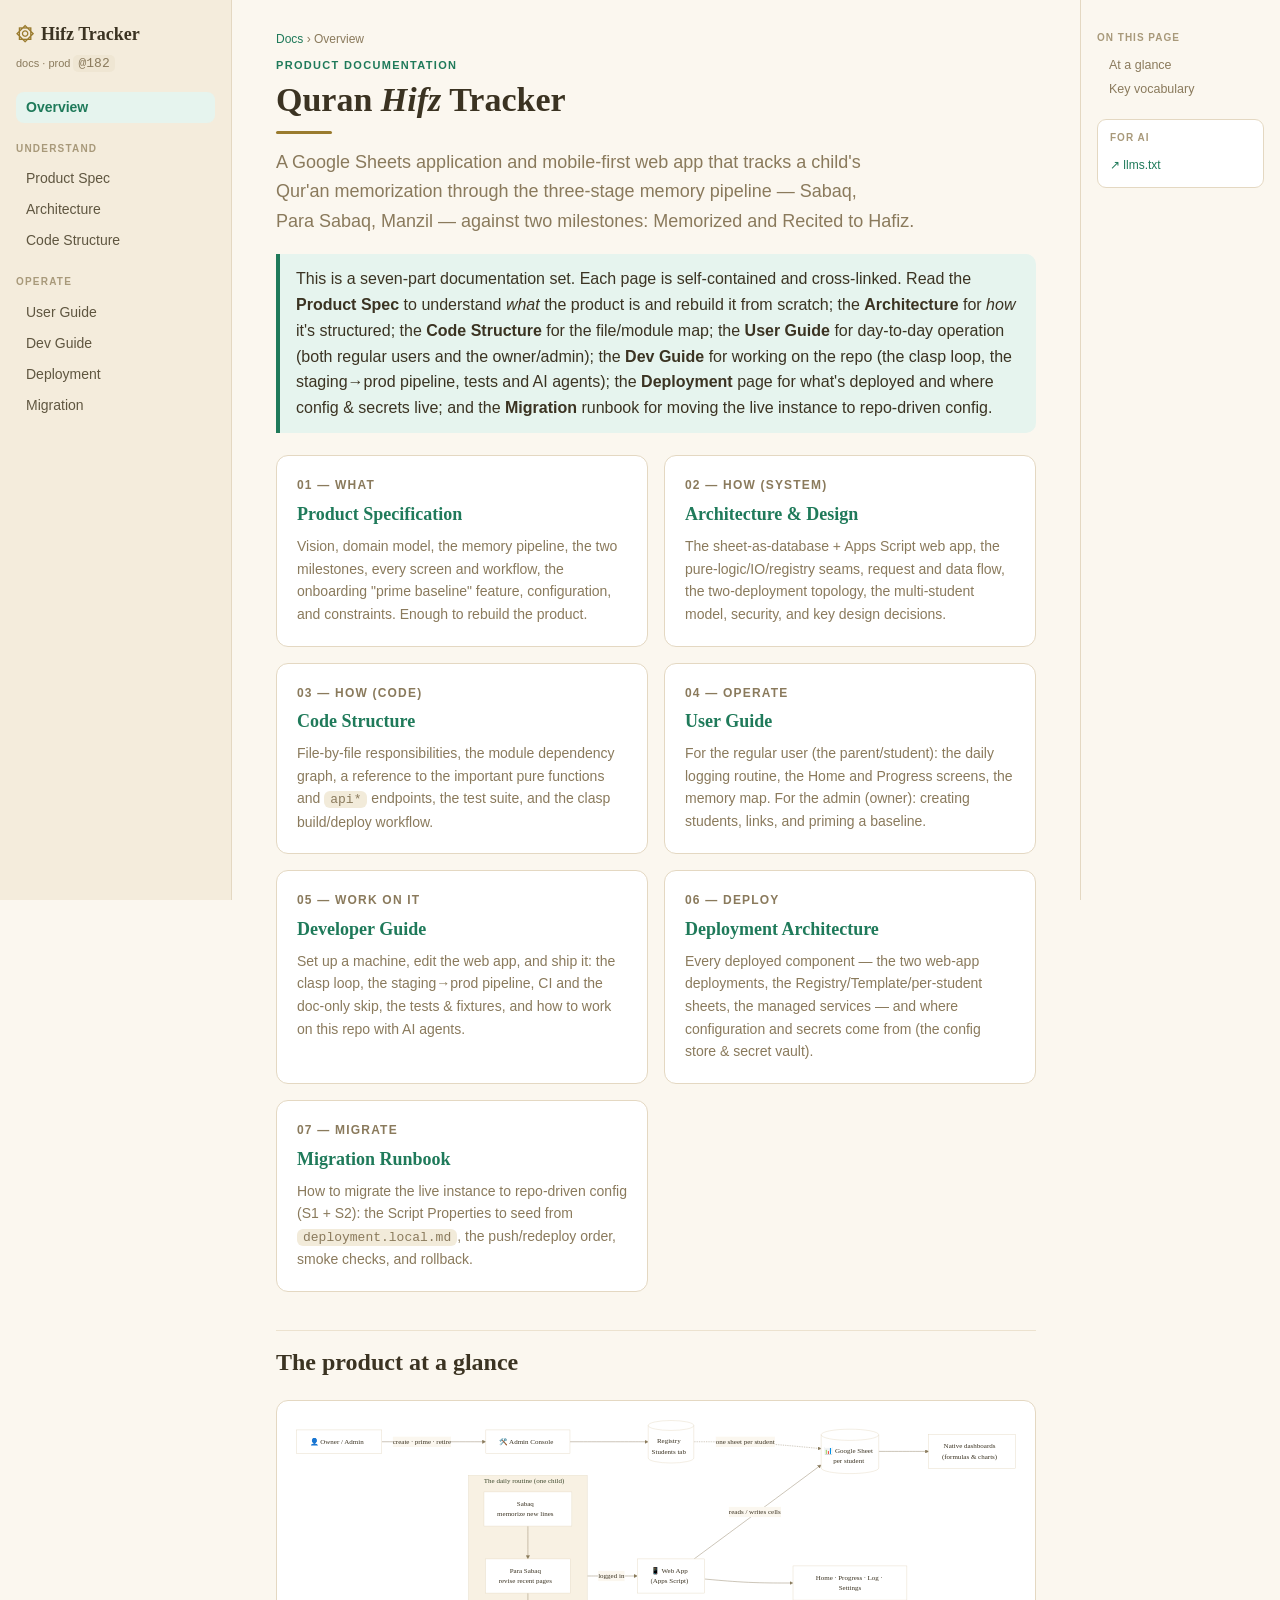
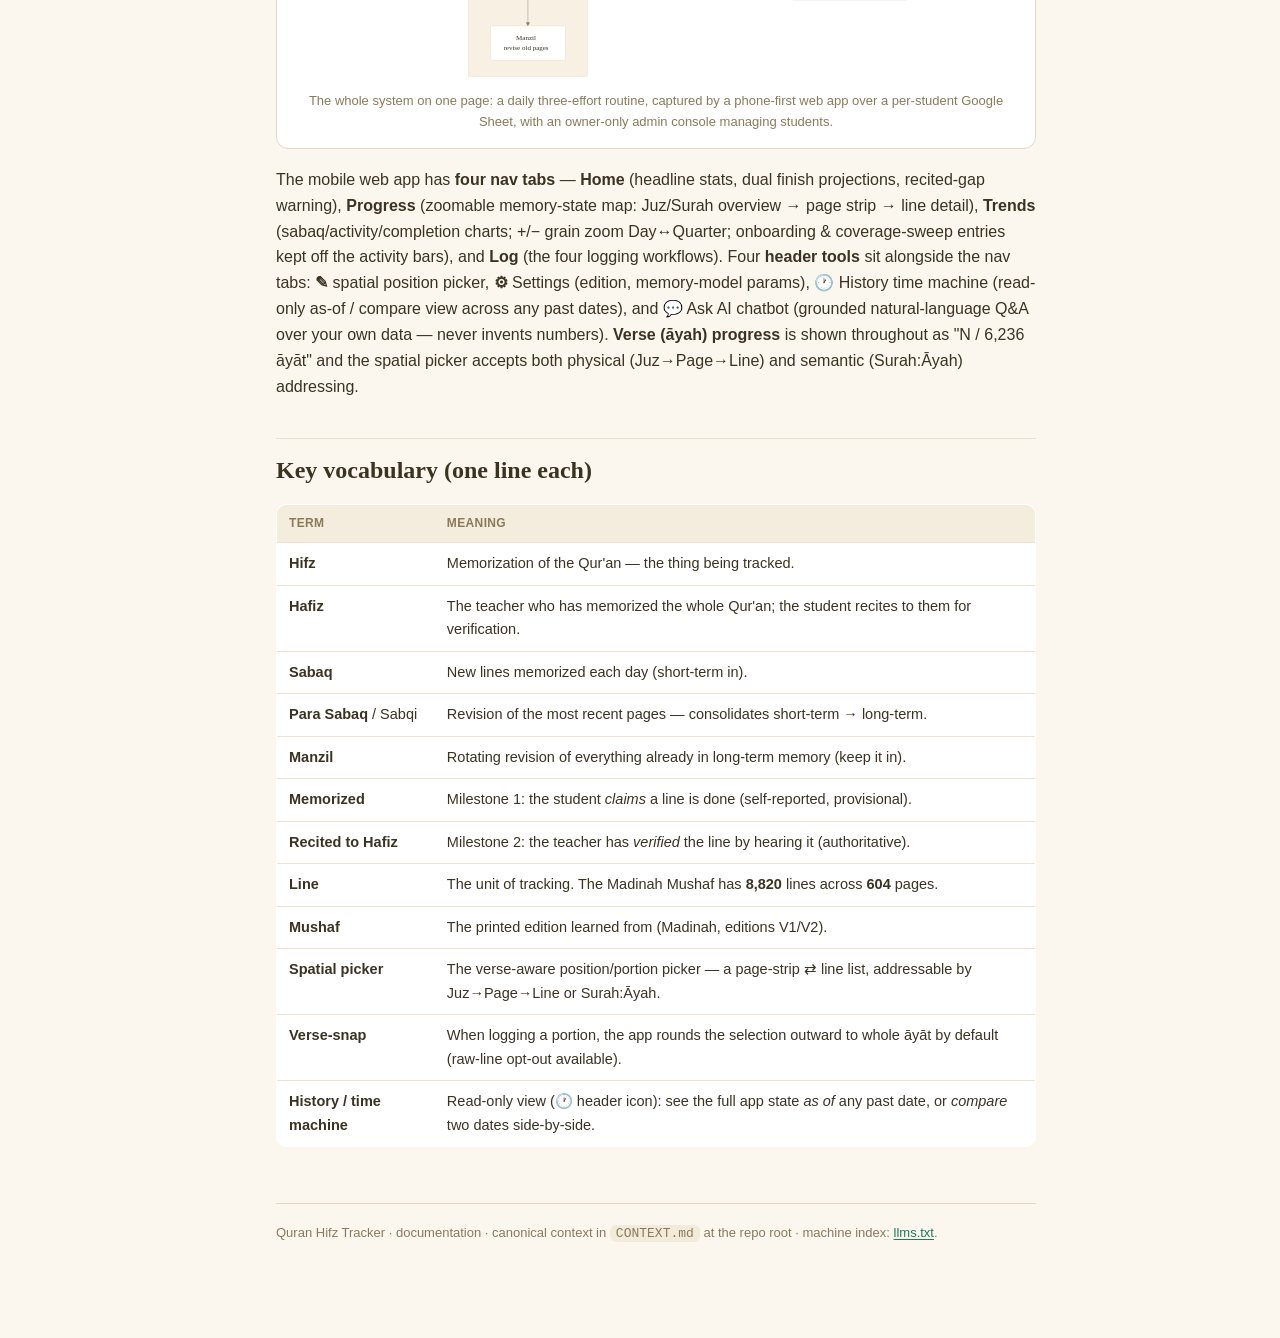
<file: docs/index.html>
<!DOCTYPE html>
<html lang="en">
<head>
<meta charset="utf-8">
<meta name="viewport" content="width=device-width, initial-scale=1">
<title>Quran Hifz Tracker — Documentation</title>
<meta name="description" content="Overview of the Quran Hifz Tracker: a Google Sheets app + mobile web app that tracks a child's Qur'an memorization through the Sabaq/Para Sabaq/Manzil pipeline.">
<link rel="stylesheet" href="styles.css">
</head>
<body>
<a class="skip" href="#main">Skip to content</a>
<input type="checkbox" id="navtoggle" class="navtoggle">
<label class="hamburger" for="navtoggle">☰ &nbsp;Hifz Tracker docs</label>
<div class="shell">

  <nav class="sidenav" aria-label="Documentation sections">
    <a class="brand" href="index.html"><span class="mark">۞</span> Hifz Tracker</a>
    <div class="ver">docs · prod <code>@182</code></div>
    <a class="nav active" href="index.html">Overview</a>
    <div class="band">Understand</div>
    <a class="nav" href="product-spec.html">Product Spec</a>
    <a class="nav" href="architecture.html">Architecture</a>
    <a class="nav" href="code-structure.html">Code Structure</a>
    <div class="band">Operate</div>
    <a class="nav" href="user-guide.html">User Guide</a>
    <a class="nav" href="dev-guide.html">Dev Guide</a>
    <a class="nav" href="deployment.html">Deployment</a>
    <a class="nav" href="migration.html">Migration</a>
  </nav>

  <main class="content" id="main"><div class="inner">
    <div class="crumb"><a href="index.html">Docs</a> › Overview</div>
    <header class="pagehead">
      <div class="kick">Product Documentation</div>
      <h1>Quran <em>Hifz</em> Tracker</h1>
      <div class="flourish"></div>
      <p class="lead">A Google&nbsp;Sheets application and mobile-first web app that tracks a child's
      Qur'an memorization through the three-stage memory pipeline — Sabaq, Para&nbsp;Sabaq, Manzil —
      against two milestones: Memorized and Recited&nbsp;to&nbsp;Hafiz.</p>
    </header>

    <div class="callout">
      This is a seven-part documentation set. Each page is self-contained and cross-linked. Read the
      <b>Product Spec</b> to understand <em>what</em> the product is and rebuild it from scratch; the
      <b>Architecture</b> for <em>how</em> it's structured; the <b>Code Structure</b> for the file/module
      map; the <b>User Guide</b> for day-to-day operation (both regular users and the owner/admin); the
      <b>Dev Guide</b> for working on the repo (the clasp loop, the staging→prod pipeline, tests and
      AI agents); the <b>Deployment</b> page for what's deployed and where config &amp; secrets live; and
      the <b>Migration</b> runbook for moving the live instance to repo-driven config.
    </div>

    <div class="doccards">
      <a class="doccard" href="product-spec.html">
        <div class="num">01 — WHAT</div>
        <h3>Product Specification</h3>
        <p>Vision, domain model, the memory pipeline, the two milestones, every screen and workflow, the
        onboarding "prime baseline" feature, configuration, and constraints. Enough to rebuild the product.</p>
      </a>
      <a class="doccard" href="architecture.html">
        <div class="num">02 — HOW (SYSTEM)</div>
        <h3>Architecture &amp; Design</h3>
        <p>The sheet-as-database + Apps Script web app, the pure-logic/IO/registry seams, request and data
        flow, the two-deployment topology, the multi-student model, security, and key design decisions.</p>
      </a>
      <a class="doccard" href="code-structure.html">
        <div class="num">03 — HOW (CODE)</div>
        <h3>Code Structure</h3>
        <p>File-by-file responsibilities, the module dependency graph, a reference to the important pure
        functions and <code>api*</code> endpoints, the test suite, and the clasp build/deploy workflow.</p>
      </a>
      <a class="doccard" href="user-guide.html">
        <div class="num">04 — OPERATE</div>
        <h3>User Guide</h3>
        <p>For the regular user (the parent/student): the daily logging routine, the Home and Progress
        screens, the memory map. For the admin (owner): creating students, links, and priming a baseline.</p>
      </a>
      <a class="doccard" href="dev-guide.html">
        <div class="num">05 — WORK ON IT</div>
        <h3>Developer Guide</h3>
        <p>Set up a machine, edit the web app, and ship it: the clasp loop, the staging→prod pipeline, CI and
        the doc-only skip, the tests &amp; fixtures, and how to work on this repo with AI agents.</p>
      </a>
      <a class="doccard" href="deployment.html">
        <div class="num">06 — DEPLOY</div>
        <h3>Deployment Architecture</h3>
        <p>Every deployed component — the two web-app deployments, the Registry/Template/per-student sheets,
        the managed services — and where configuration and secrets come from (the config store &amp; secret vault).</p>
      </a>
      <a class="doccard" href="migration.html">
        <div class="num">07 — MIGRATE</div>
        <h3>Migration Runbook</h3>
        <p>How to migrate the live instance to repo-driven config (S1 + S2): the Script Properties to seed
        from <code>deployment.local.md</code>, the push/redeploy order, smoke checks, and rollback.</p>
      </a>
    </div>

    <h2 class="anchor" id="at-a-glance">The product at a glance</h2>
    <div class="figure">
      <!--mmd:index-1--><div class="mmd"><svg id="mmd-index-1" width="100%" xmlns="http://www.w3.org/2000/svg" xmlns:xlink="http://www.w3.org/1999/xlink" class="flowchart" style="max-width: 1657.53px; background-color: transparent;;max-width:100%;height:auto" viewBox="0 -0.000003814697265625 1657.53125 600.5235595703125" role="graphics-document document" aria-roledescription="flowchart-v2"><style>#mmd-index-1{font-family:Georgia,"Times New Roman",serif;font-size:16px;fill:#3b3322;}@keyframes edge-animation-frame{from{stroke-dashoffset:0;}}@keyframes dash{to{stroke-dashoffset:0;}}#mmd-index-1 .edge-animation-slow{stroke-dasharray:9,5!important;stroke-dashoffset:900;animation:dash 50s linear infinite;stroke-linecap:round;}#mmd-index-1 .edge-animation-fast{stroke-dasharray:9,5!important;stroke-dashoffset:900;animation:dash 20s linear infinite;stroke-linecap:round;}#mmd-index-1 .error-icon{fill:#f4ecdc;}#mmd-index-1 .error-text{fill:#0b1323;stroke:#0b1323;}#mmd-index-1 .edge-thickness-normal{stroke-width:1px;}#mmd-index-1 .edge-thickness-thick{stroke-width:3.5px;}#mmd-index-1 .edge-pattern-solid{stroke-dasharray:0;}#mmd-index-1 .edge-thickness-invisible{stroke-width:0;fill:none;}#mmd-index-1 .edge-pattern-dashed{stroke-dasharray:3;}#mmd-index-1 .edge-pattern-dotted{stroke-dasharray:2;}#mmd-index-1 .marker{fill:#8a7a5c;stroke:#8a7a5c;}#mmd-index-1 .marker.cross{stroke:#8a7a5c;}#mmd-index-1 svg{font-family:Georgia,"Times New Roman",serif;font-size:16px;}#mmd-index-1 p{margin:0;}#mmd-index-1 .label{font-family:Georgia,"Times New Roman",serif;color:#3b3322;}#mmd-index-1 .cluster-label text{fill:#3f4a2e;}#mmd-index-1 .cluster-label span{color:#3f4a2e;}#mmd-index-1 .cluster-label span p{background-color:transparent;}#mmd-index-1 .label text,#mmd-index-1 span{fill:#3b3322;color:#3b3322;}#mmd-index-1 .node rect,#mmd-index-1 .node circle,#mmd-index-1 .node ellipse,#mmd-index-1 .node polygon,#mmd-index-1 .node path{fill:#ffffff;stroke:#e4d8c2;stroke-width:1px;}#mmd-index-1 .rough-node .label text,#mmd-index-1 .node .label text,#mmd-index-1 .image-shape .label,#mmd-index-1 .icon-shape .label{text-anchor:middle;}#mmd-index-1 .node .katex path{fill:#000;stroke:#000;stroke-width:1px;}#mmd-index-1 .rough-node .label,#mmd-index-1 .node .label,#mmd-index-1 .image-shape .label,#mmd-index-1 .icon-shape .label{text-align:center;}#mmd-index-1 .node.clickable{cursor:pointer;}#mmd-index-1 .root .anchor path{fill:#8a7a5c!important;stroke-width:0;stroke:#8a7a5c;}#mmd-index-1 .arrowheadPath{fill:rgba(255, 255, 255, 0);}#mmd-index-1 .edgePath .path{stroke:#8a7a5c;stroke-width:1px;}#mmd-index-1 .flowchart-link{stroke:#8a7a5c;fill:none;}#mmd-index-1 .edgeLabel{background-color:#fbf7ef;text-align:center;}#mmd-index-1 .edgeLabel p{background-color:#fbf7ef;}#mmd-index-1 .edgeLabel rect{opacity:0.5;background-color:#fbf7ef;fill:#fbf7ef;}#mmd-index-1 .labelBkg{background-color:rgba(251, 247, 239, 0.5);}#mmd-index-1 .cluster rect{fill:#f8f1e3;stroke:#e4d8c2;stroke-width:1px;}#mmd-index-1 .cluster text{fill:#3f4a2e;}#mmd-index-1 .cluster span{color:#3f4a2e;}#mmd-index-1 div.mermaidTooltip{position:absolute;text-align:center;max-width:200px;padding:2px;font-family:Georgia,"Times New Roman",serif;font-size:12px;background:#f4ecdc;border:1px solid hsl(40, 12.1739130435%, 80.9803921569%);border-radius:2px;pointer-events:none;z-index:100;}#mmd-index-1 .flowchartTitleText{text-anchor:middle;font-size:18px;fill:#3b3322;}#mmd-index-1 rect.text{fill:none;stroke-width:0;}#mmd-index-1 .icon-shape,#mmd-index-1 .image-shape{background-color:#fbf7ef;text-align:center;}#mmd-index-1 .icon-shape p,#mmd-index-1 .image-shape p{background-color:#fbf7ef;padding:2px;}#mmd-index-1 .icon-shape .label rect,#mmd-index-1 .image-shape .label rect{opacity:0.5;background-color:#fbf7ef;fill:#fbf7ef;}#mmd-index-1 .label-icon{display:inline-block;height:1em;overflow:visible;vertical-align:-0.125em;}#mmd-index-1 .node .label-icon path{fill:currentColor;stroke:revert;stroke-width:revert;}#mmd-index-1 .node .neo-node{stroke:#e4d8c2;}#mmd-index-1 [data-look="neo"].node rect,#mmd-index-1 [data-look="neo"].cluster rect,#mmd-index-1 [data-look="neo"].node polygon{stroke:url(#mmd-index-1-gradient);filter:drop-shadow( 1px 2px 2px rgba(185,185,185,1));}#mmd-index-1 [data-look="neo"].node path{stroke:url(#mmd-index-1-gradient);stroke-width:1px;}#mmd-index-1 [data-look="neo"].node .outer-path{filter:drop-shadow( 1px 2px 2px rgba(185,185,185,1));}#mmd-index-1 [data-look="neo"].node .neo-line path{stroke:#e4d8c2;filter:none;}#mmd-index-1 [data-look="neo"].node circle{stroke:url(#mmd-index-1-gradient);filter:drop-shadow( 1px 2px 2px rgba(185,185,185,1));}#mmd-index-1 [data-look="neo"].node circle .state-start{fill:#000000;}#mmd-index-1 [data-look="neo"].icon-shape .icon{fill:url(#mmd-index-1-gradient);filter:drop-shadow( 1px 2px 2px rgba(185,185,185,1));}#mmd-index-1 [data-look="neo"].icon-shape .icon-neo path{stroke:url(#mmd-index-1-gradient);filter:drop-shadow( 1px 2px 2px rgba(185,185,185,1));}#mmd-index-1 :root{--mermaid-font-family:"trebuchet ms",verdana,arial,sans-serif;}</style><g><marker id="mmd-index-1_flowchart-v2-pointEnd" class="marker flowchart-v2" viewBox="0 0 10 10" refX="5" refY="5" markerUnits="userSpaceOnUse" markerWidth="8" markerHeight="8" orient="auto"><path d="M 0 0 L 10 5 L 0 10 z" class="arrowMarkerPath" style="stroke-width: 1; stroke-dasharray: 1, 0;"/></marker><marker id="mmd-index-1_flowchart-v2-pointStart" class="marker flowchart-v2" viewBox="0 0 10 10" refX="4.5" refY="5" markerUnits="userSpaceOnUse" markerWidth="8" markerHeight="8" orient="auto"><path d="M 0 5 L 10 10 L 10 0 z" class="arrowMarkerPath" style="stroke-width: 1; stroke-dasharray: 1, 0;"/></marker><marker id="mmd-index-1_flowchart-v2-pointEnd-margin" class="marker flowchart-v2" viewBox="0 0 11.5 14" refX="11.5" refY="7" markerUnits="userSpaceOnUse" markerWidth="10.5" markerHeight="14" orient="auto"><path d="M 0 0 L 11.5 7 L 0 14 z" class="arrowMarkerPath" style="stroke-width: 0; stroke-dasharray: 1, 0;"/></marker><marker id="mmd-index-1_flowchart-v2-pointStart-margin" class="marker flowchart-v2" viewBox="0 0 11.5 14" refX="1" refY="7" markerUnits="userSpaceOnUse" markerWidth="11.5" markerHeight="14" orient="auto"><polygon points="0,7 11.5,14 11.5,0" class="arrowMarkerPath" style="stroke-width: 0; stroke-dasharray: 1, 0;"/></marker><marker id="mmd-index-1_flowchart-v2-circleEnd" class="marker flowchart-v2" viewBox="0 0 10 10" refX="11" refY="5" markerUnits="userSpaceOnUse" markerWidth="11" markerHeight="11" orient="auto"><circle cx="5" cy="5" r="5" class="arrowMarkerPath" style="stroke-width: 1; stroke-dasharray: 1, 0;"/></marker><marker id="mmd-index-1_flowchart-v2-circleStart" class="marker flowchart-v2" viewBox="0 0 10 10" refX="-1" refY="5" markerUnits="userSpaceOnUse" markerWidth="11" markerHeight="11" orient="auto"><circle cx="5" cy="5" r="5" class="arrowMarkerPath" style="stroke-width: 1; stroke-dasharray: 1, 0;"/></marker><marker id="mmd-index-1_flowchart-v2-circleEnd-margin" class="marker flowchart-v2" viewBox="0 0 10 10" refY="5" refX="12.25" markerUnits="userSpaceOnUse" markerWidth="14" markerHeight="14" orient="auto"><circle cx="5" cy="5" r="5" class="arrowMarkerPath" style="stroke-width: 0; stroke-dasharray: 1, 0;"/></marker><marker id="mmd-index-1_flowchart-v2-circleStart-margin" class="marker flowchart-v2" viewBox="0 0 10 10" refX="-2" refY="5" markerUnits="userSpaceOnUse" markerWidth="14" markerHeight="14" orient="auto"><circle cx="5" cy="5" r="5" class="arrowMarkerPath" style="stroke-width: 0; stroke-dasharray: 1, 0;"/></marker><marker id="mmd-index-1_flowchart-v2-crossEnd" class="marker cross flowchart-v2" viewBox="0 0 11 11" refX="12" refY="5.2" markerUnits="userSpaceOnUse" markerWidth="11" markerHeight="11" orient="auto"><path d="M 1,1 l 9,9 M 10,1 l -9,9" class="arrowMarkerPath" style="stroke-width: 2; stroke-dasharray: 1, 0;"/></marker><marker id="mmd-index-1_flowchart-v2-crossStart" class="marker cross flowchart-v2" viewBox="0 0 11 11" refX="-1" refY="5.2" markerUnits="userSpaceOnUse" markerWidth="11" markerHeight="11" orient="auto"><path d="M 1,1 l 9,9 M 10,1 l -9,9" class="arrowMarkerPath" style="stroke-width: 2; stroke-dasharray: 1, 0;"/></marker><marker id="mmd-index-1_flowchart-v2-crossEnd-margin" class="marker cross flowchart-v2" viewBox="0 0 15 15" refX="17.7" refY="7.5" markerUnits="userSpaceOnUse" markerWidth="12" markerHeight="12" orient="auto"><path d="M 1,1 L 14,14 M 1,14 L 14,1" class="arrowMarkerPath" style="stroke-width: 2.5;"/></marker><marker id="mmd-index-1_flowchart-v2-crossStart-margin" class="marker cross flowchart-v2" viewBox="0 0 15 15" refX="-3.5" refY="7.5" markerUnits="userSpaceOnUse" markerWidth="12" markerHeight="12" orient="auto"><path d="M 1,1 L 14,14 M 1,14 L 14,1" class="arrowMarkerPath" style="stroke-width: 2.5; stroke-dasharray: 1, 0;"/></marker><g class="root"><g class="clusters"/><g class="edgePaths"><path d="M915.851,324.024L936.674,308.649C957.497,293.274,999.143,262.524,1046.953,227.136C1094.762,191.748,1148.736,151.722,1175.722,131.709L1202.709,111.696" id="mmd-index-1-L_APP_SHEET_0" class="edge-thickness-normal edge-pattern-solid edge-thickness-normal edge-pattern-solid flowchart-link" style=";" data-edge="true" data-et="edge" data-id="L_APP_SHEET_0" data-points="W3sieCI6OTE1Ljg1MDcxNDI4NTcxNDMsInkiOjMyNC4wMjM1Nzg2NDM3OTg4fSx7IngiOjEwNDAuNzg5MDYyNSwieSI6MjMxLjc3MzU3ODY0Mzc5ODgzfSx7IngiOjEyMDUuOTIxODc1LCJ5IjoxMDkuMzEzMjAxNTk2NTA2NTl9XQ==" data-look="classic" marker-end="url(#mmd-index-1_flowchart-v2-pointEnd)"/><path d="M1337.234,78.524L1352.125,78.524C1367.016,78.524,1396.797,78.524,1415.188,78.524C1433.578,78.524,1440.578,78.524,1444.078,78.524L1447.578,78.524" id="mmd-index-1-L_SHEET_DASH_0" class="edge-thickness-normal edge-pattern-solid edge-thickness-normal edge-pattern-solid flowchart-link" style=";" data-edge="true" data-et="edge" data-id="L_SHEET_DASH_0" data-points="W3sieCI6MTMzNy4yMzQzNzUsInkiOjc4LjUyMzU3ODY0Mzc5ODgzfSx7IngiOjE0MjYuNTc4MTI1LCJ5Ijo3OC41MjM1Nzg2NDM3OTg4M30seyJ4IjoxNDUxLjU3ODEyNSwieSI6NzguNTIzNTc4NjQzNzk4ODN9XQ==" data-look="classic" marker-end="url(#mmd-index-1_flowchart-v2-pointEnd)"/><path d="M940,369.952L956.798,371.464C973.596,372.976,1007.193,376,1040.122,377.512C1073.052,379.024,1105.315,379.024,1121.447,379.024L1137.578,379.024" id="mmd-index-1-L_APP_HOME_0" class="edge-thickness-normal edge-pattern-solid edge-thickness-normal edge-pattern-solid flowchart-link" style=";" data-edge="true" data-et="edge" data-id="L_APP_HOME_0" data-points="W3sieCI6OTQwLCJ5IjozNjkuOTUxNTQ0MTg2ODA0MTR9LHsieCI6MTA0MC43ODkwNjI1LCJ5IjozNzkuMDIzNTc4NjQzNzk4OH0seyJ4IjoxMTQxLjU3ODEyNSwieSI6Mzc5LjAyMzU3ODY0Mzc5ODh9XQ==" data-look="classic" marker-end="url(#mmd-index-1_flowchart-v2-pointEnd)"/><path d="M202.688,56.524L219.208,56.524C235.729,56.524,268.771,56.524,307.698,56.524C346.625,56.524,391.438,56.524,413.844,56.524L436.25,56.524" id="mmd-index-1-L_OWNER_ADMIN_0" class="edge-thickness-normal edge-pattern-solid edge-thickness-normal edge-pattern-solid flowchart-link" style=";" data-edge="true" data-et="edge" data-id="L_OWNER_ADMIN_0" data-points="W3sieCI6MjAyLjY4NzUsInkiOjU2LjUyMzU3ODY0Mzc5ODgzfSx7IngiOjMwMS44MTI1LCJ5Ijo1Ni41MjM1Nzg2NDM3OTg4M30seyJ4Ijo0NDAuMjUsInkiOjU2LjUyMzU3ODY0Mzc5ODgzfV0=" data-look="classic" marker-end="url(#mmd-index-1_flowchart-v2-pointEnd)"/><path d="M632.328,56.524L648.415,56.524C664.503,56.524,696.677,56.524,725.801,56.524C754.924,56.524,780.997,56.524,794.034,56.524L807.07,56.524" id="mmd-index-1-L_ADMIN_REG_0" class="edge-thickness-normal edge-pattern-solid edge-thickness-normal edge-pattern-solid flowchart-link" style=";" data-edge="true" data-et="edge" data-id="L_ADMIN_REG_0" data-points="W3sieCI6NjMyLjMyODEyNSwieSI6NTYuNTIzNTc4NjQzNzk4ODN9LHsieCI6NzI4Ljg1MTU2MjUsInkiOjU2LjUyMzU3ODY0Mzc5ODgzfSx7IngiOjgxMS4wNzAzMTI1LCJ5Ijo1Ni41MjM1Nzg2NDM3OTg4M31d" data-look="classic" marker-end="url(#mmd-index-1_flowchart-v2-pointEnd)"/><path d="M914.992,56.524L935.958,56.524C956.924,56.524,998.857,56.524,1046.681,59.084C1094.506,61.644,1148.223,66.765,1175.081,69.325L1201.94,71.885" id="mmd-index-1-L_REG_SHEET_0" class="edge-thickness-normal edge-pattern-dotted edge-thickness-normal edge-pattern-solid flowchart-link" style=";" data-edge="true" data-et="edge" data-id="L_REG_SHEET_0" data-points="W3sieCI6OTE0Ljk5MjE4NzUsInkiOjU2LjUyMzU3ODY0Mzc5ODgzfSx7IngiOjEwNDAuNzg5MDYyNSwieSI6NTYuNTIzNTc4NjQzNzk4ODN9LHsieCI6MTIwNS45MjE4NzUsInkiOjcyLjI2NDg4NzMzMzQxNjY1fV0=" data-look="classic" marker-end="url(#mmd-index-1_flowchart-v2-pointEnd)"/><path d="M671.641,363.024L681.176,363.024C690.711,363.024,709.781,363.024,728.185,363.024C746.589,363.024,764.326,363.024,773.194,363.024L782.063,363.024" id="mmd-index-1-L_Daily_APP_0" class="edge-thickness-normal edge-pattern-solid edge-thickness-normal edge-pattern-solid flowchart-link" style=";" data-edge="true" data-et="edge" data-id="L_Daily_APP_0" data-points="W3sieCI6NjcxLjY0MDYyNSwieSI6MzYzLjAyMzU3ODY0Mzc5ODh9LHsieCI6NzI4Ljg1MTU2MjUsInkiOjM2My4wMjM1Nzg2NDM3OTg4fSx7IngiOjc4Ni4wNjI1LCJ5IjozNjMuMDIzNTc4NjQzNzk4OH1d" data-look="classic" marker-end="url(#mmd-index-1_flowchart-v2-pointEnd)"/></g><g class="edgeLabels"><g class="edgeLabel" transform="translate(1060.98249, 216.79839)"><g class="label" data-id="L_APP_SHEET_0" transform="translate(-65.90625, -12)"><foreignObject width="131.8125" height="24"><div xmlns="http://www.w3.org/1999/xhtml" class="labelBkg" style="display: table-cell; white-space: nowrap; line-height: 1.5; max-width: 200px; text-align: center;"><span class="edgeLabel"><p>reads / writes cells</p></span></div></foreignObject></g></g><g class="edgeLabel"><g class="label" data-id="L_SHEET_DASH_0" transform="translate(0, 0)"><foreignObject width="0" height="0"><div xmlns="http://www.w3.org/1999/xhtml" class="labelBkg" style="display: table-cell; white-space: nowrap; line-height: 1.5; max-width: 200px; text-align: center;"><span class="edgeLabel"></span></div></foreignObject></g></g><g class="edgeLabel"><g class="label" data-id="L_APP_HOME_0" transform="translate(0, 0)"><foreignObject width="0" height="0"><div xmlns="http://www.w3.org/1999/xhtml" class="labelBkg" style="display: table-cell; white-space: nowrap; line-height: 1.5; max-width: 200px; text-align: center;"><span class="edgeLabel"></span></div></foreignObject></g></g><g class="edgeLabel" transform="translate(301.8125, 56.52357864379883)"><g class="label" data-id="L_OWNER_ADMIN_0" transform="translate(-74.125, -12)"><foreignObject width="148.25" height="24"><div xmlns="http://www.w3.org/1999/xhtml" class="labelBkg" style="display: table-cell; white-space: nowrap; line-height: 1.5; max-width: 200px; text-align: center;"><span class="edgeLabel"><p>create · prime · retire</p></span></div></foreignObject></g></g><g class="edgeLabel"><g class="label" data-id="L_ADMIN_REG_0" transform="translate(0, 0)"><foreignObject width="0" height="0"><div xmlns="http://www.w3.org/1999/xhtml" class="labelBkg" style="display: table-cell; white-space: nowrap; line-height: 1.5; max-width: 200px; text-align: center;"><span class="edgeLabel"></span></div></foreignObject></g></g><g class="edgeLabel" transform="translate(1040.7890625, 56.52357864379883)"><g class="label" data-id="L_REG_SHEET_0" transform="translate(-75.7890625, -12)"><foreignObject width="151.578125" height="24"><div xmlns="http://www.w3.org/1999/xhtml" class="labelBkg" style="display: table-cell; white-space: nowrap; line-height: 1.5; max-width: 200px; text-align: center;"><span class="edgeLabel"><p>one sheet per student</p></span></div></foreignObject></g></g><g class="edgeLabel" transform="translate(728.8515625, 363.0235786437988)"><g class="label" data-id="L_Daily_APP_0" transform="translate(-32.2109375, -12)"><foreignObject width="64.421875" height="24"><div xmlns="http://www.w3.org/1999/xhtml" class="labelBkg" style="display: table-cell; white-space: nowrap; line-height: 1.5; max-width: 200px; text-align: center;"><span class="edgeLabel"><p>logged in</p></span></div></foreignObject></g></g></g><g class="nodes"><g class="root" transform="translate(392.9375, 125.52357864379883)"><g class="clusters"><g class="cluster" id="mmd-index-1-Daily" data-look="classic"><rect style="" x="8" y="8" width="270.703125" height="459"/><g class="cluster-label" transform="translate(42.6484375, 8)"><foreignObject width="201.40625" height="24"><div xmlns="http://www.w3.org/1999/xhtml" style="display: table-cell; white-space: nowrap; line-height: 1.5;"><span class="nodeLabel"><p>The daily routine (one child)</p></span></div></foreignObject></g></g></g><g class="edgePaths"><path d="M143.352,123.5L143.352,129.75C143.352,136,143.352,148.5,143.352,160.333C143.352,172.167,143.352,183.333,143.352,188.917L143.352,194.5" id="mmd-index-1-L_S_P_0" class="edge-thickness-normal edge-pattern-solid edge-thickness-normal edge-pattern-solid flowchart-link" style=";" data-edge="true" data-et="edge" data-id="L_S_P_0" data-points="W3sieCI6MTQzLjM1MTU2MjUsInkiOjEyMy41fSx7IngiOjE0My4zNTE1NjI1LCJ5IjoxNjF9LHsieCI6MTQzLjM1MTU2MjUsInkiOjE5OC41fV0=" data-look="classic" marker-end="url(#mmd-index-1_flowchart-v2-pointEnd)"/><path d="M143.352,276.5L143.352,282.75C143.352,289,143.352,301.5,143.352,313.333C143.352,325.167,143.352,336.333,143.352,341.917L143.352,347.5" id="mmd-index-1-L_P_M_0" class="edge-thickness-normal edge-pattern-solid edge-thickness-normal edge-pattern-solid flowchart-link" style=";" data-edge="true" data-et="edge" data-id="L_P_M_0" data-points="W3sieCI6MTQzLjM1MTU2MjUsInkiOjI3Ni41fSx7IngiOjE0My4zNTE1NjI1LCJ5IjozMTR9LHsieCI6MTQzLjM1MTU2MjUsInkiOjM1MS41fV0=" data-look="classic" marker-end="url(#mmd-index-1_flowchart-v2-pointEnd)"/></g><g class="edgeLabels"><g class="edgeLabel"><g class="label" data-id="L_S_P_0" transform="translate(0, 0)"><foreignObject width="0" height="0"><div xmlns="http://www.w3.org/1999/xhtml" class="labelBkg" style="display: table-cell; white-space: nowrap; line-height: 1.5; max-width: 200px; text-align: center;"><span class="edgeLabel"></span></div></foreignObject></g></g><g class="edgeLabel"><g class="label" data-id="L_P_M_0" transform="translate(0, 0)"><foreignObject width="0" height="0"><div xmlns="http://www.w3.org/1999/xhtml" class="labelBkg" style="display: table-cell; white-space: nowrap; line-height: 1.5; max-width: 200px; text-align: center;"><span class="edgeLabel"></span></div></foreignObject></g></g></g><g class="nodes"><g class="node default" id="mmd-index-1-flowchart-S-0" data-look="classic" transform="translate(143.3515625, 84.5)"><rect class="basic label-container" style="" x="-100.3515625" y="-39" width="200.703125" height="78"/><g class="label" style="" transform="translate(-70.3515625, -24)"><rect/><foreignObject width="140.703125" height="48"><div xmlns="http://www.w3.org/1999/xhtml" style="display: table-cell; white-space: nowrap; line-height: 1.5; max-width: 200px; text-align: center;"><span class="nodeLabel"><p>Sabaq<br />memorize new lines</p></span></div></foreignObject></g></g><g class="node default" id="mmd-index-1-flowchart-P-1" data-look="classic" transform="translate(143.3515625, 237.5)"><rect class="basic label-container" style="" x="-96.78125" y="-39" width="193.5625" height="78"/><g class="label" style="" transform="translate(-66.78125, -24)"><rect/><foreignObject width="133.5625" height="48"><div xmlns="http://www.w3.org/1999/xhtml" style="display: table-cell; white-space: nowrap; line-height: 1.5; max-width: 200px; text-align: center;"><span class="nodeLabel"><p>Para Sabaq<br />revise recent pages</p></span></div></foreignObject></g></g><g class="node default" id="mmd-index-1-flowchart-M-2" data-look="classic" transform="translate(143.3515625, 390.5)"><rect class="basic label-container" style="" x="-85.84375" y="-39" width="171.6875" height="78"/><g class="label" style="" transform="translate(-55.84375, -24)"><rect/><foreignObject width="111.6875" height="48"><div xmlns="http://www.w3.org/1999/xhtml" style="display: table-cell; white-space: nowrap; line-height: 1.5; max-width: 200px; text-align: center;"><span class="nodeLabel"><p>Manzil<br />revise old pages</p></span></div></foreignObject></g></g></g></g><g class="node default" id="mmd-index-1-flowchart-APP-4" data-look="classic" transform="translate(863.03125, 363.0235786437988)"><rect class="basic label-container" style="" x="-76.96875" y="-39" width="153.9375" height="78"/><g class="label" style="" transform="translate(-46.96875, -24)"><rect/><foreignObject width="93.9375" height="48"><div xmlns="http://www.w3.org/1999/xhtml" style="display: table-cell; white-space: nowrap; line-height: 1.5; max-width: 200px; text-align: center;"><span class="nodeLabel"><p>📱 Web App<br />(Apps Script)</p></span></div></foreignObject></g></g><g class="node default" id="mmd-index-1-flowchart-SHEET-6" data-look="classic" transform="translate(1271.578125, 78.52357864379883)"><path d="M0,12.8078517434772 a65.65625,12.8078517434772 0,0,0 131.3125,0 a65.65625,12.8078517434772 0,0,0 -131.3125,0 l0,75.8078517434772 a65.65625,12.8078517434772 0,0,0 131.3125,0 l0,-75.8078517434772" class="basic label-container outer-path" style="" transform="translate(-65.65625, -50.7117776152158)"/><g class="label" style="" transform="translate(-58.15625, -14)"><rect/><foreignObject width="116.3125" height="48"><div xmlns="http://www.w3.org/1999/xhtml" style="display: table-cell; white-space: nowrap; line-height: 1.5; max-width: 200px; text-align: center;"><span class="nodeLabel"><p>📊 Google Sheet<br />per student</p></span></div></foreignObject></g></g><g class="node default" id="mmd-index-1-flowchart-DASH-8" data-look="classic" transform="translate(1550.5546875, 78.52357864379883)"><rect class="basic label-container" style="" x="-98.9765625" y="-39" width="197.953125" height="78"/><g class="label" style="" transform="translate(-68.9765625, -24)"><rect/><foreignObject width="137.953125" height="48"><div xmlns="http://www.w3.org/1999/xhtml" style="display: table-cell; white-space: nowrap; line-height: 1.5; max-width: 200px; text-align: center;"><span class="nodeLabel"><p>Native dashboards<br />(formulas &amp; charts)</p></span></div></foreignObject></g></g><g class="node default" id="mmd-index-1-flowchart-HOME-10" data-look="classic" transform="translate(1271.578125, 379.0235786437988)"><rect class="basic label-container" style="" x="-130" y="-39" width="260" height="78"/><g class="label" style="" transform="translate(-100, -24)"><rect/><foreignObject width="200" height="48"><div xmlns="http://www.w3.org/1999/xhtml" style="display: table; white-space: break-spaces; line-height: 1.5; max-width: 200px; text-align: center; width: 200px;"><span class="nodeLabel"><p>Home · Progress · Log · Settings</p></span></div></foreignObject></g></g><g class="node default" id="mmd-index-1-flowchart-OWNER-11" data-look="classic" transform="translate(105.34375, 56.52357864379883)"><rect class="basic label-container" style="" x="-97.34375" y="-27" width="194.6875" height="54"/><g class="label" style="" transform="translate(-67.34375, -12)"><rect/><foreignObject width="134.6875" height="24"><div xmlns="http://www.w3.org/1999/xhtml" style="display: table-cell; white-space: nowrap; line-height: 1.5; max-width: 200px; text-align: center;"><span class="nodeLabel"><p>👤 Owner / Admin</p></span></div></foreignObject></g></g><g class="node default" id="mmd-index-1-flowchart-ADMIN-12" data-look="classic" transform="translate(536.2890625, 56.52357864379883)"><rect class="basic label-container" style="" x="-96.0390625" y="-27" width="192.078125" height="54"/><g class="label" style="" transform="translate(-66.0390625, -12)"><rect/><foreignObject width="132.078125" height="24"><div xmlns="http://www.w3.org/1999/xhtml" style="display: table-cell; white-space: nowrap; line-height: 1.5; max-width: 200px; text-align: center;"><span class="nodeLabel"><p>🛠️ Admin Console</p></span></div></foreignObject></g></g><g class="node default" id="mmd-index-1-flowchart-REG-14" data-look="classic" transform="translate(863.03125, 56.52357864379883)"><path d="M0,11.34905467203604 a51.9609375,11.34905467203604 0,0,0 103.921875,0 a51.9609375,11.34905467203604 0,0,0 -103.921875,0 l0,74.34905467203603 a51.9609375,11.34905467203604 0,0,0 103.921875,0 l0,-74.34905467203603" class="basic label-container outer-path" style="" transform="translate(-51.9609375, -48.523582008054056)"/><g class="label" style="" transform="translate(-44.4609375, -14)"><rect/><foreignObject width="88.921875" height="48"><div xmlns="http://www.w3.org/1999/xhtml" style="display: table-cell; white-space: nowrap; line-height: 1.5; max-width: 200px; text-align: center;"><span class="nodeLabel"><p>Registry<br />Students tab</p></span></div></foreignObject></g></g></g></g></g><defs><filter id="mmd-index-1-drop-shadow" height="130%" width="130%"><feDropShadow dx="4" dy="4" stdDeviation="0" flood-opacity="0.06" flood-color="#000000"/></filter></defs><defs><filter id="mmd-index-1-drop-shadow-small" height="150%" width="150%"><feDropShadow dx="2" dy="2" stdDeviation="0" flood-opacity="0.06" flood-color="#000000"/></filter></defs><linearGradient id="mmd-index-1-gradient" gradientUnits="objectBoundingBox" x1="0%" y1="0%" x2="100%" y2="0%"><stop offset="0%" stop-color="#e4d8c2" stop-opacity="1"/><stop offset="100%" stop-color="hsl(154.2857142857, 0%, 82.9411764706%)" stop-opacity="1"/></linearGradient></svg></div><!--/mmd:index-1-->
      <figcaption>The whole system on one page: a daily three-effort routine, captured by a phone-first web app over a per-student Google Sheet, with an owner-only admin console managing students.</figcaption>
    </div>

    <p>The mobile web app has <b>four nav tabs</b> — <b>Home</b> (headline stats, dual finish projections,
    recited-gap warning), <b>Progress</b> (zoomable memory-state map: Juz/Surah overview → page strip → line
    detail), <b>Trends</b> (sabaq/activity/completion charts; +/− grain zoom Day↔Quarter; onboarding &amp; coverage-sweep
    entries kept off the activity bars), and <b>Log</b> (the four
    logging workflows). Four <b>header tools</b> sit alongside the nav tabs: <b>✎</b> spatial position picker,
    <b>⚙</b> Settings (edition, memory-model params), <b>🕐</b> History time machine (read-only as-of /
    compare view across any past dates), and <b>💬</b> Ask AI chatbot (grounded natural-language Q&amp;A over
    your own data — never invents numbers). <b>Verse (āyah) progress</b> is shown throughout as "N / 6,236 āyāt"
    and the spatial picker accepts both physical (Juz→Page→Line) and semantic (Surah:Āyah) addressing.</p>

    <h2 class="anchor" id="vocab">Key vocabulary (one line each)</h2>
    <table>
      <tr><th>Term</th><th>Meaning</th></tr>
      <tr><td><b>Hifz</b></td><td>Memorization of the Qur'an — the thing being tracked.</td></tr>
      <tr><td><b>Hafiz</b></td><td>The teacher who has memorized the whole Qur'an; the student recites to them for verification.</td></tr>
      <tr><td><b>Sabaq</b></td><td>New lines memorized each day (short-term in).</td></tr>
      <tr><td><b>Para Sabaq</b> / Sabqi</td><td>Revision of the most recent pages — consolidates short-term → long-term.</td></tr>
      <tr><td><b>Manzil</b></td><td>Rotating revision of everything already in long-term memory (keep it in).</td></tr>
      <tr><td><b>Memorized</b></td><td>Milestone 1: the student <em>claims</em> a line is done (self-reported, provisional).</td></tr>
      <tr><td><b>Recited to Hafiz</b></td><td>Milestone 2: the teacher has <em>verified</em> the line by hearing it (authoritative).</td></tr>
      <tr><td><b>Line</b></td><td>The unit of tracking. The Madinah Mushaf has <b>8,820</b> lines across <b>604</b> pages.</td></tr>
      <tr><td><b>Mushaf</b></td><td>The printed edition learned from (Madinah, editions V1/V2).</td></tr>
      <tr><td><b>Spatial picker</b></td><td>The verse-aware position/portion picker — a page-strip ⇄ line list, addressable by Juz→Page→Line or Surah:Āyah.</td></tr>
      <tr><td><b>Verse-snap</b></td><td>When logging a portion, the app rounds the selection outward to whole āyāt by default (raw-line opt-out available).</td></tr>
      <tr><td><b>History / time machine</b></td><td>Read-only view (🕐 header icon): see the full app state <em>as of</em> any past date, or <em>compare</em> two dates side-by-side.</td></tr>
    </table>

    <footer class="docfoot">
      Quran Hifz Tracker · documentation · canonical context in <code>CONTEXT.md</code> at the repo
      root · machine index: <a href="llms.txt">llms.txt</a>.
    </footer>
  </div></main>

  <aside class="onthispage" aria-label="On this page">
    <div class="lbl">On this page</div>
    <a href="#at-a-glance">At a glance</a>
    <a href="#vocab">Key vocabulary</a>
    <div class="forai">
      <div class="lbl">For AI</div>
      <a href="llms.txt">↗ llms.txt</a>
    </div>
  </aside>

</div>
</body>
</html>
</file>
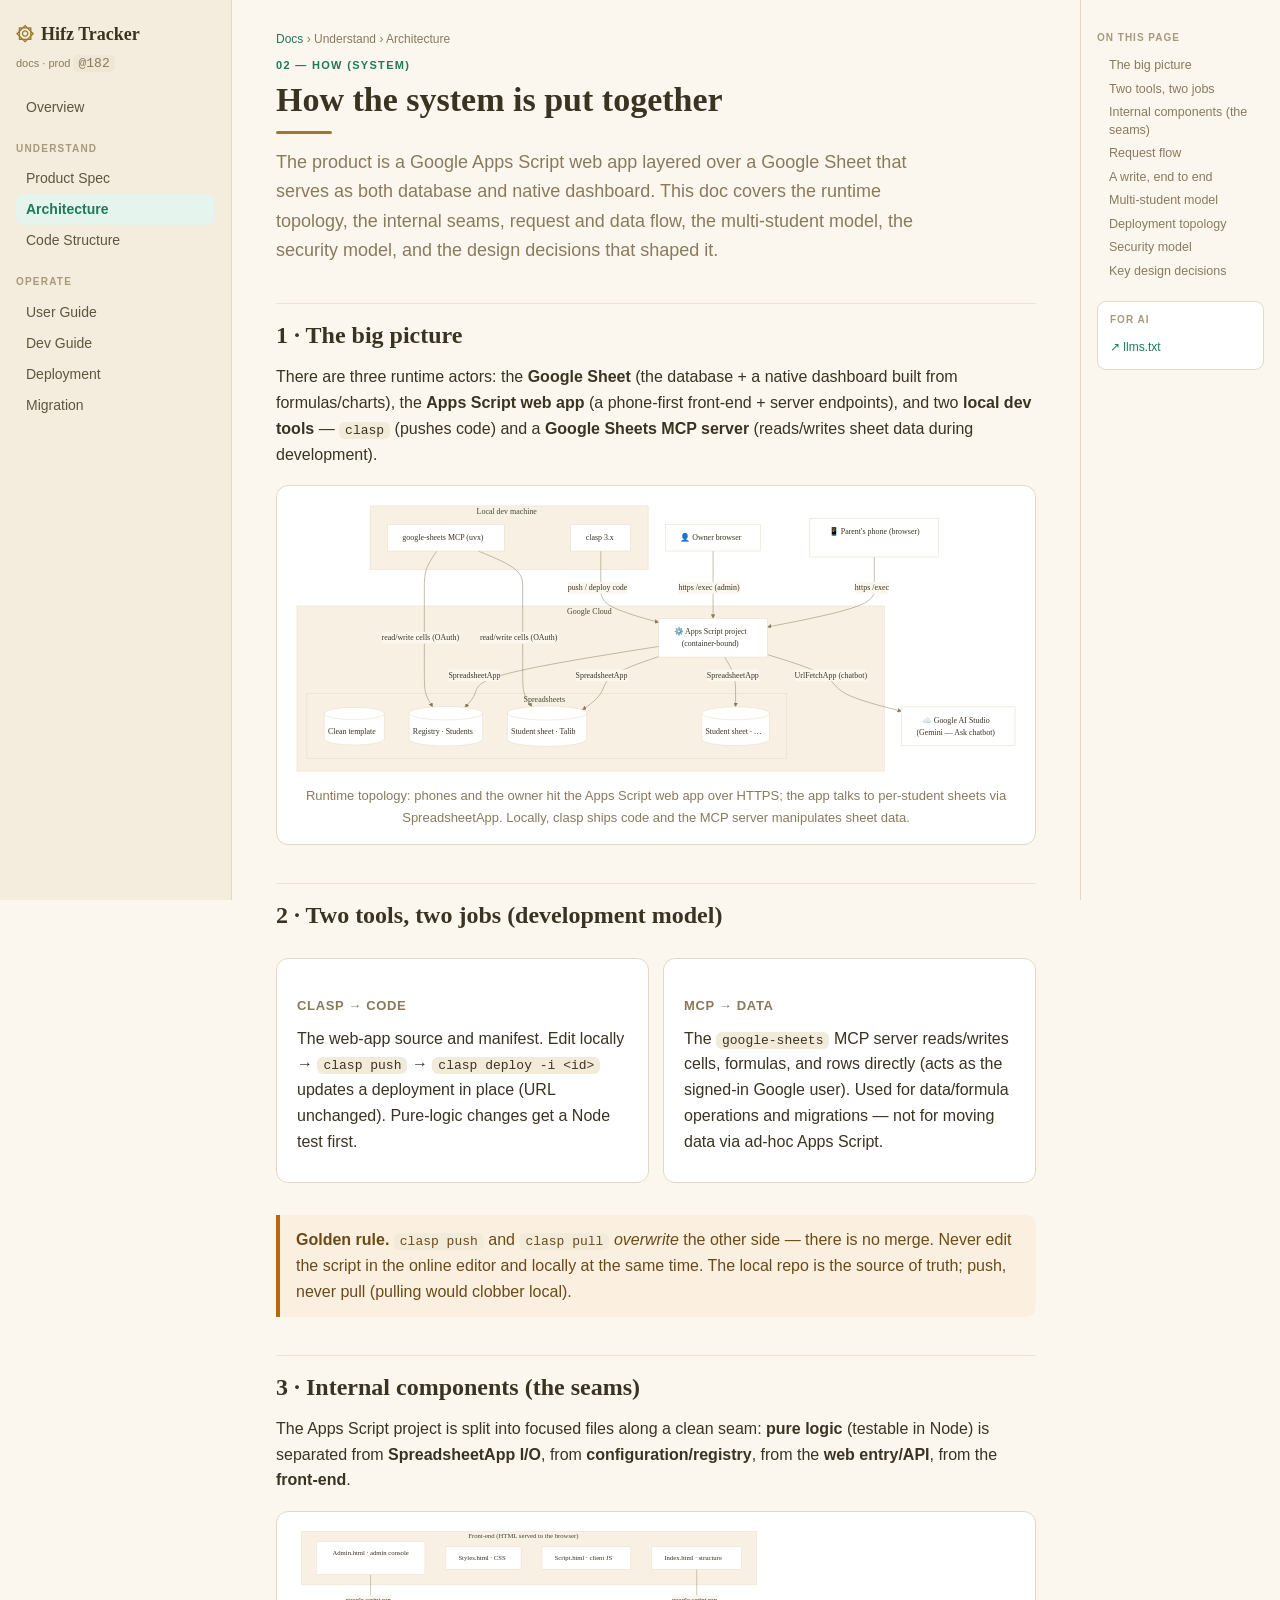
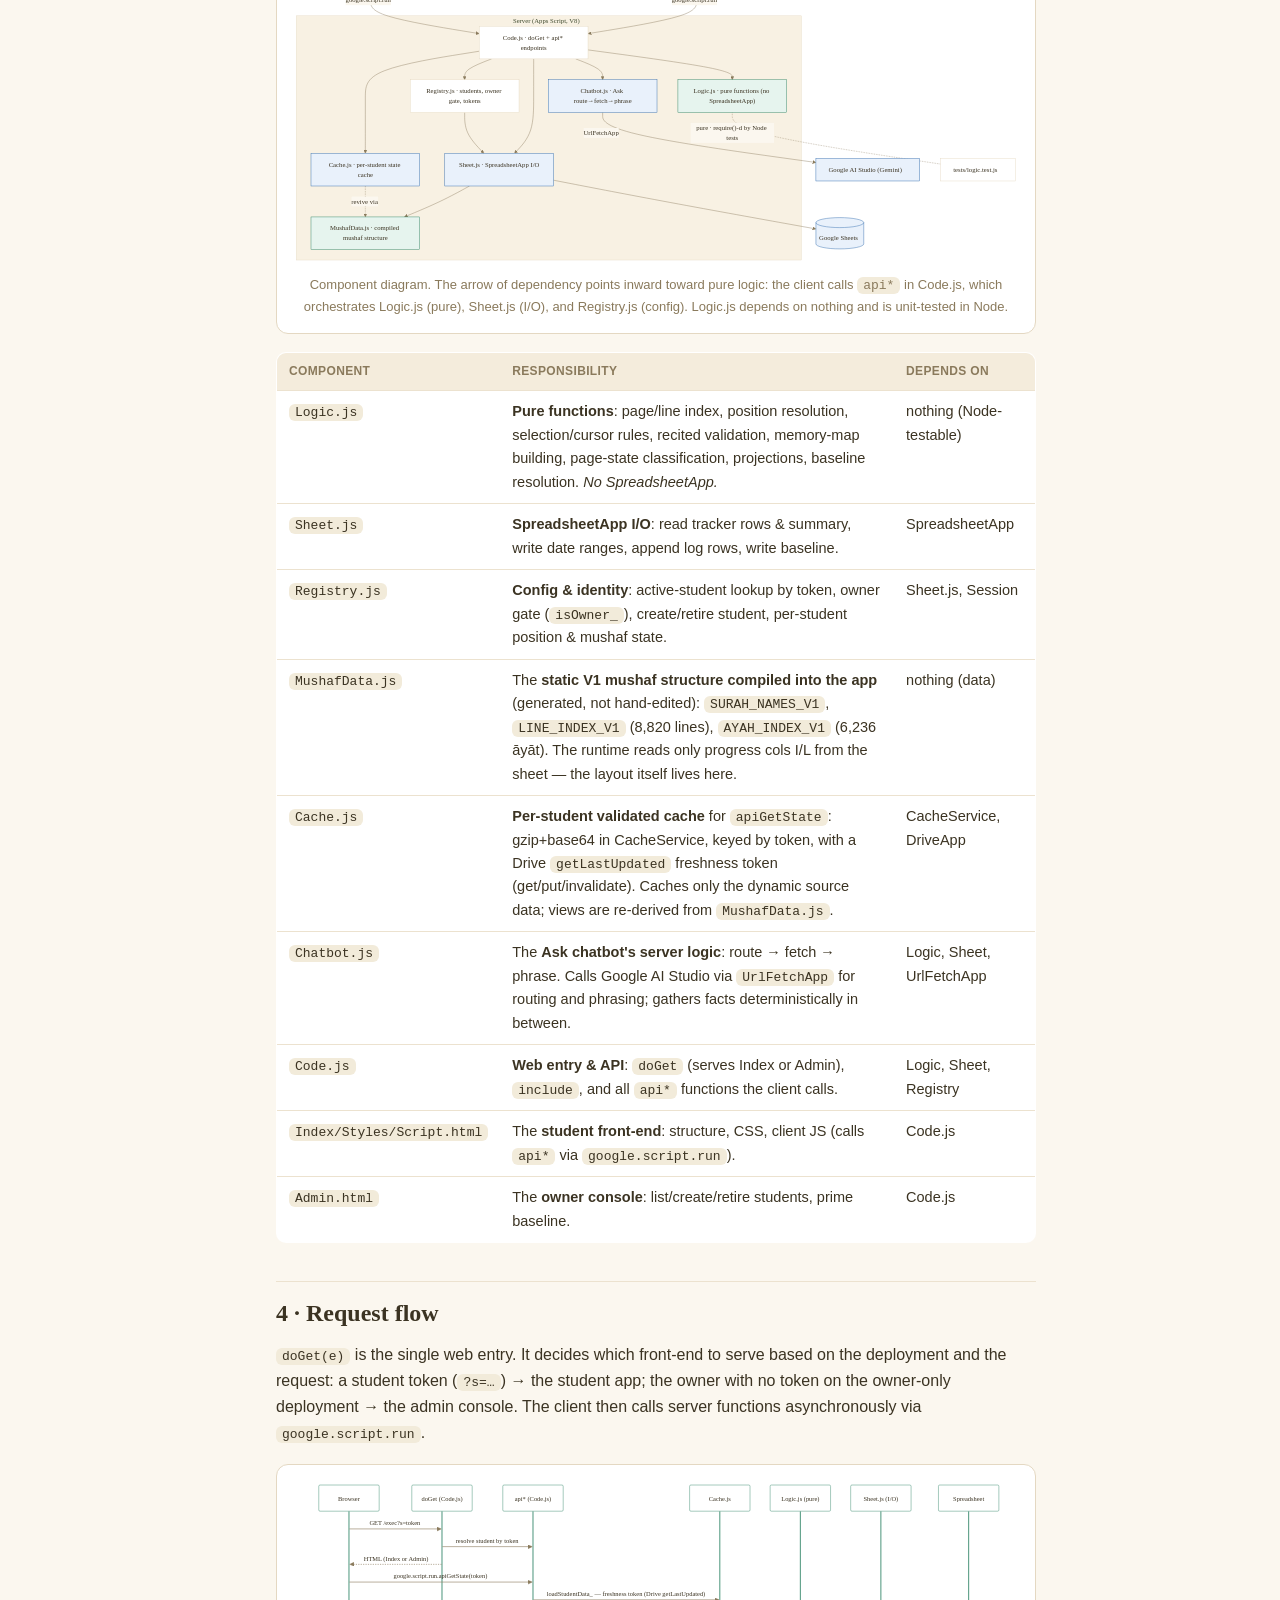
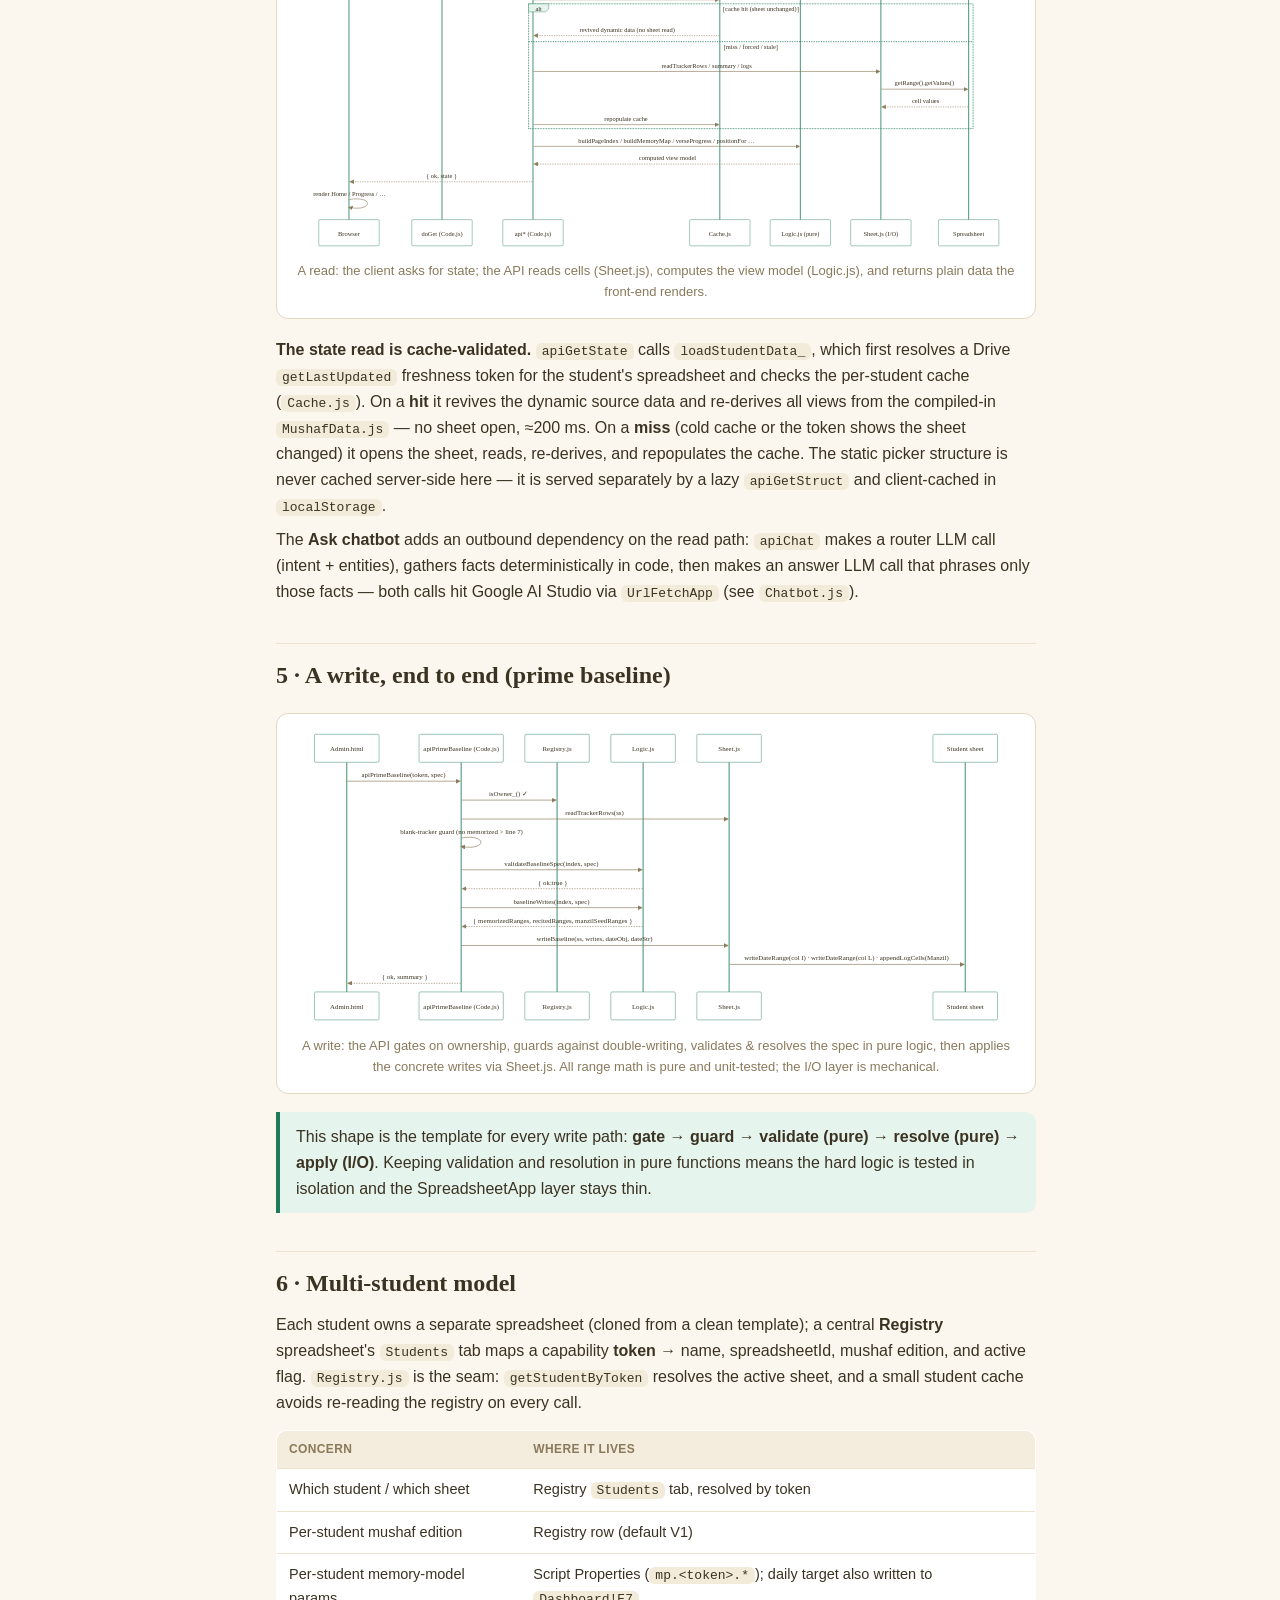
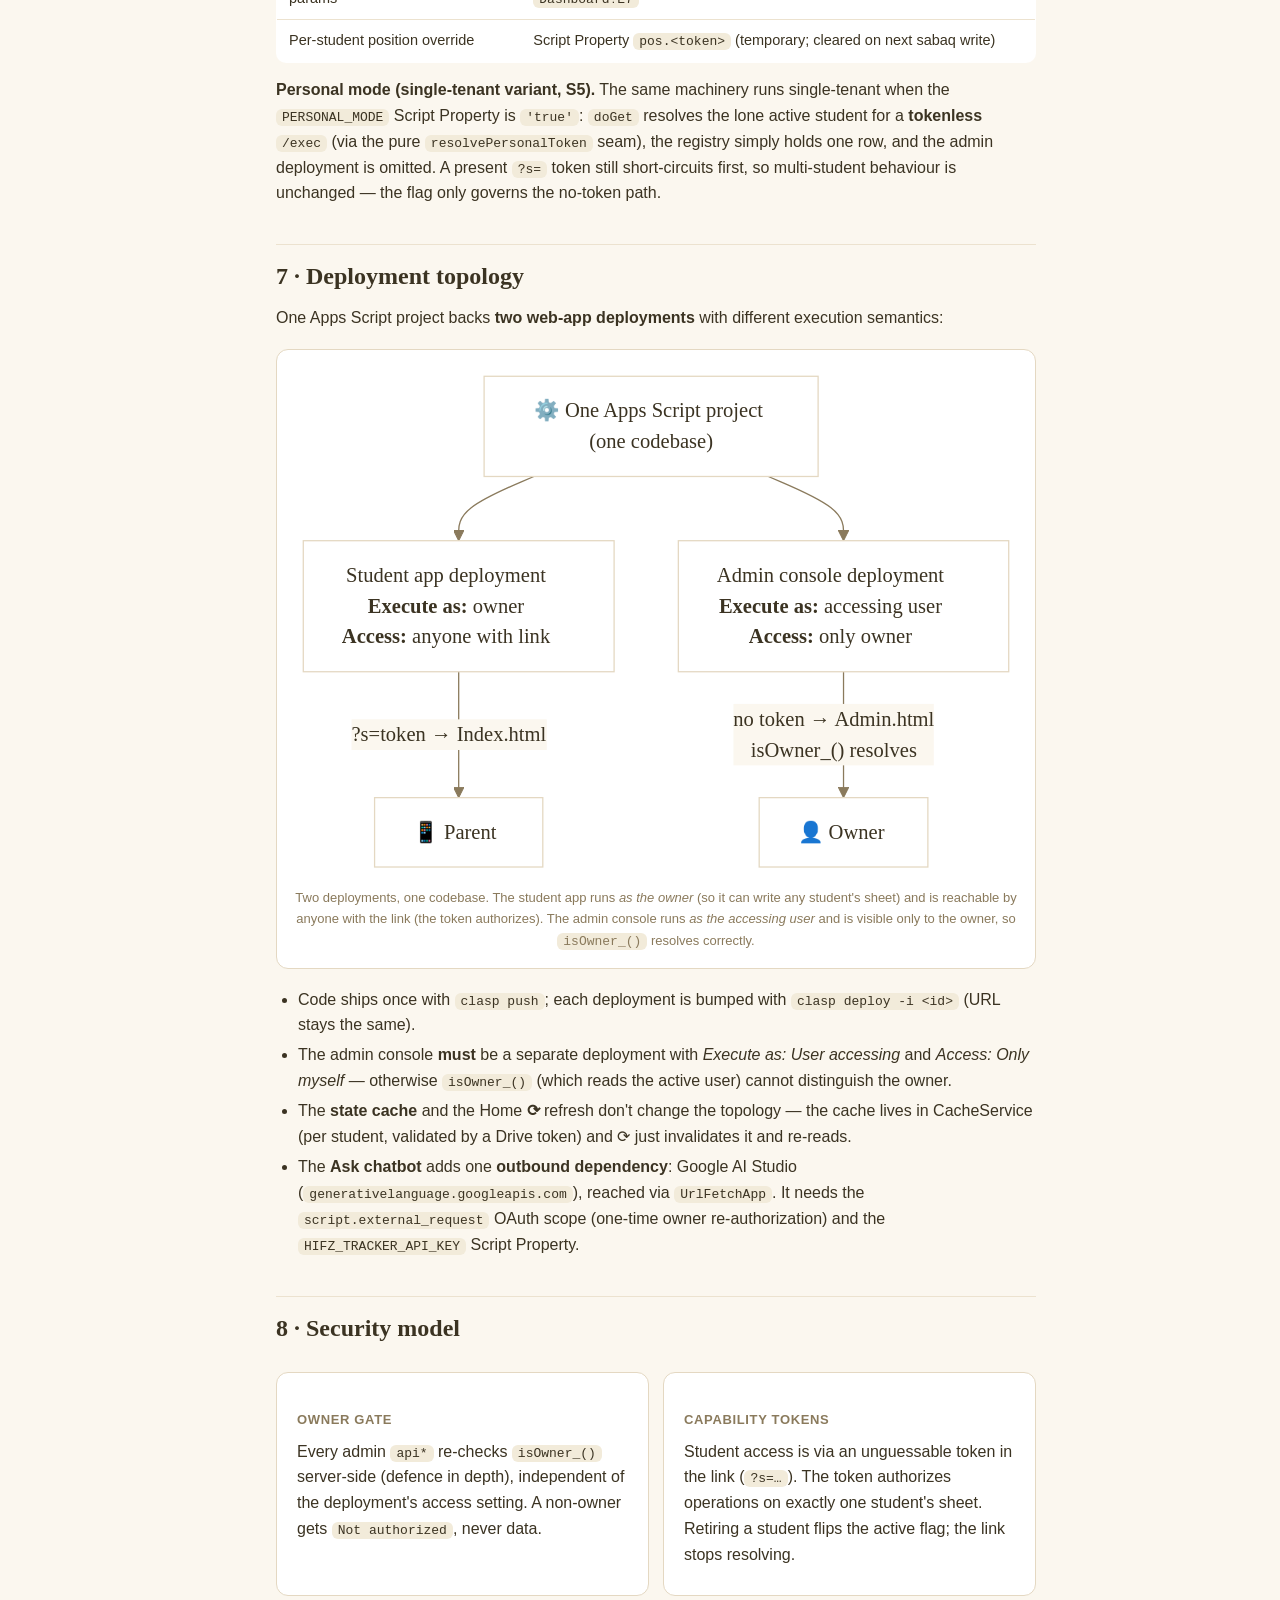
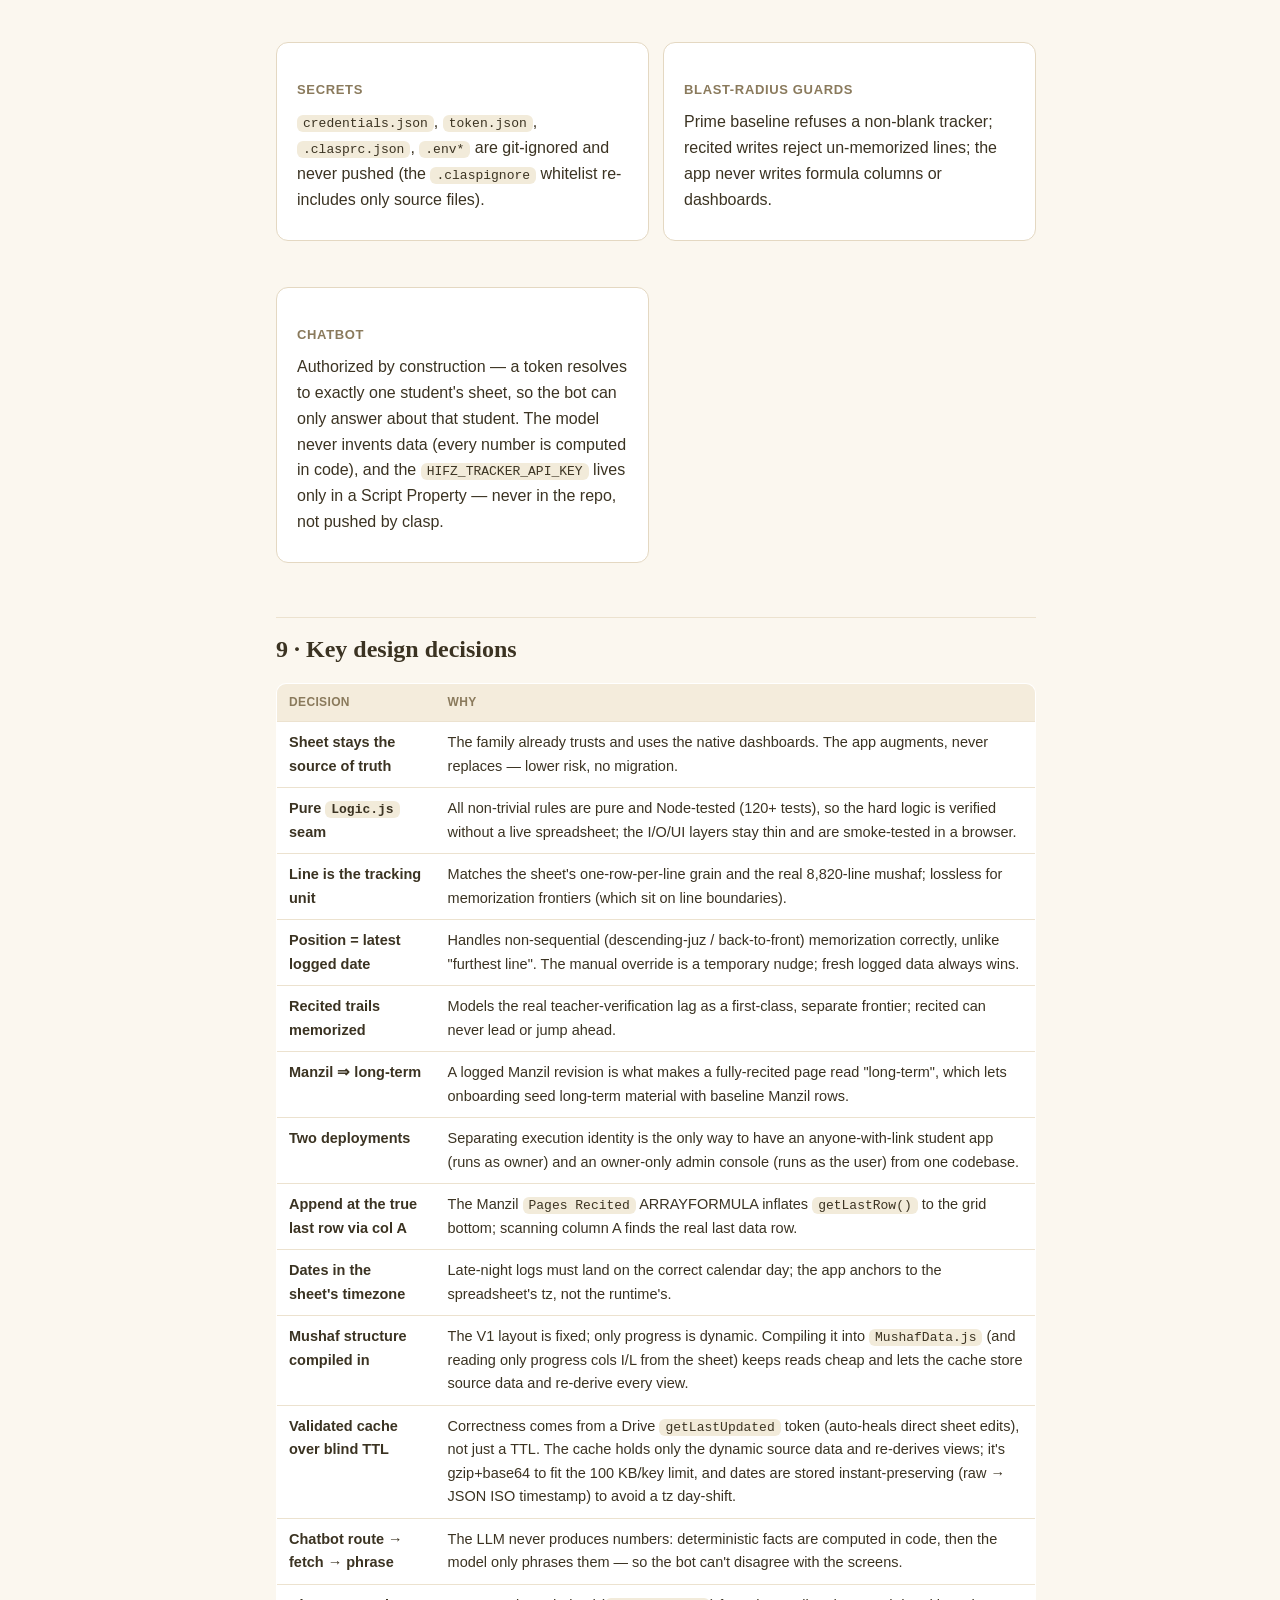
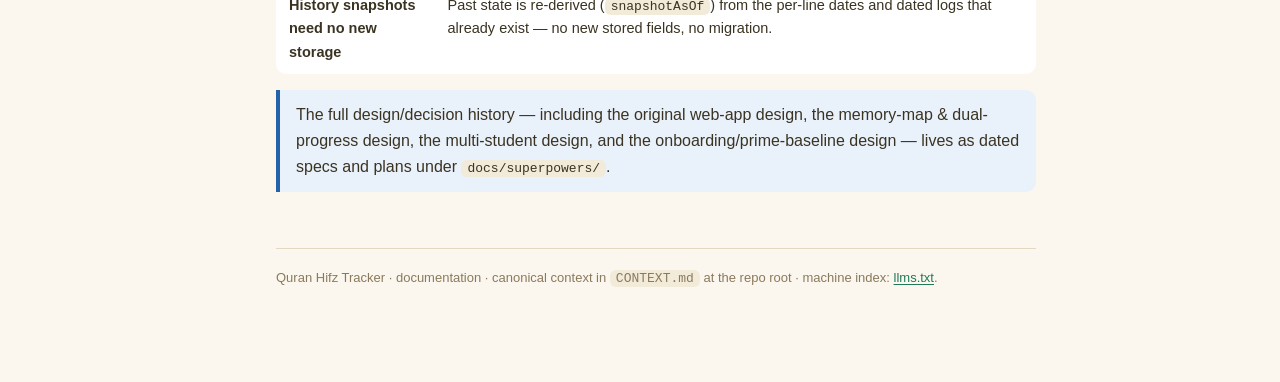
<file: docs/architecture.html>
<!DOCTYPE html>
<html lang="en">
<head>
<meta charset="utf-8">
<meta name="viewport" content="width=device-width, initial-scale=1">
<title>Architecture &amp; Design — Quran Hifz Tracker</title>
<meta name="description" content="How the Hifz Tracker is built: sheet-as-database + Apps Script web app, the logic/IO/registry seams, request & data flow, the two-deployment topology, the Ask chatbot, security.">
<link rel="stylesheet" href="styles.css">
</head>
<body>
<a class="skip" href="#main">Skip to content</a>
<input type="checkbox" id="navtoggle" class="navtoggle">
<label class="hamburger" for="navtoggle">☰ &nbsp;Hifz Tracker docs</label>
<div class="shell">

  <nav class="sidenav" aria-label="Documentation sections">
    <a class="brand" href="index.html"><span class="mark">۞</span> Hifz Tracker</a>
    <div class="ver">docs · prod <code>@182</code></div>
    <a class="nav" href="index.html">Overview</a>
    <div class="band">Understand</div>
    <a class="nav" href="product-spec.html">Product Spec</a>
    <a class="nav active" href="architecture.html">Architecture</a>
    <a class="nav" href="code-structure.html">Code Structure</a>
    <div class="band">Operate</div>
    <a class="nav" href="user-guide.html">User Guide</a>
    <a class="nav" href="dev-guide.html">Dev Guide</a>
    <a class="nav" href="deployment.html">Deployment</a>
    <a class="nav" href="migration.html">Migration</a>
  </nav>

  <main class="content" id="main"><div class="inner">
    <div class="crumb"><a href="index.html">Docs</a> › Understand › Architecture</div>
    <header class="pagehead">
      <div class="kick">02 — How (system)</div>
      <h1>How the system is put together</h1>
      <div class="flourish"></div>
      <p class="lead">The product is a Google Apps Script web app layered over a Google Sheet that serves as both
      database and native dashboard. This doc covers the runtime topology, the internal seams, request and data
      flow, the multi-student model, the security model, and the design decisions that shaped it.</p>
    </header>

  <h2 class="anchor" id="bigpicture">1 · The big picture</h2>
  <p>There are three runtime actors: the <b>Google Sheet</b> (the database + a native dashboard built from
  formulas/charts), the <b>Apps Script web app</b> (a phone-first front-end + server endpoints), and two
  <b>local dev tools</b> — <code>clasp</code> (pushes code) and a <b>Google Sheets MCP server</b> (reads/writes
  sheet data during development).</p>
  <div class="figure">
    <!--mmd:architecture-1--><div class="mmd"><svg id="mmd-architecture-1" width="100%" xmlns="http://www.w3.org/2000/svg" xmlns:xlink="http://www.w3.org/1999/xlink" class="flowchart" style="max-width: 1465.34px; background-color: transparent;;max-width:100%;height:auto" viewBox="0 0 1465.34375 551.1124267578125" role="graphics-document document" aria-roledescription="flowchart-v2"><style>#mmd-architecture-1{font-family:Georgia,"Times New Roman",serif;font-size:16px;fill:#3b3322;}@keyframes edge-animation-frame{from{stroke-dashoffset:0;}}@keyframes dash{to{stroke-dashoffset:0;}}#mmd-architecture-1 .edge-animation-slow{stroke-dasharray:9,5!important;stroke-dashoffset:900;animation:dash 50s linear infinite;stroke-linecap:round;}#mmd-architecture-1 .edge-animation-fast{stroke-dasharray:9,5!important;stroke-dashoffset:900;animation:dash 20s linear infinite;stroke-linecap:round;}#mmd-architecture-1 .error-icon{fill:#f4ecdc;}#mmd-architecture-1 .error-text{fill:#0b1323;stroke:#0b1323;}#mmd-architecture-1 .edge-thickness-normal{stroke-width:1px;}#mmd-architecture-1 .edge-thickness-thick{stroke-width:3.5px;}#mmd-architecture-1 .edge-pattern-solid{stroke-dasharray:0;}#mmd-architecture-1 .edge-thickness-invisible{stroke-width:0;fill:none;}#mmd-architecture-1 .edge-pattern-dashed{stroke-dasharray:3;}#mmd-architecture-1 .edge-pattern-dotted{stroke-dasharray:2;}#mmd-architecture-1 .marker{fill:#8a7a5c;stroke:#8a7a5c;}#mmd-architecture-1 .marker.cross{stroke:#8a7a5c;}#mmd-architecture-1 svg{font-family:Georgia,"Times New Roman",serif;font-size:16px;}#mmd-architecture-1 p{margin:0;}#mmd-architecture-1 .label{font-family:Georgia,"Times New Roman",serif;color:#3b3322;}#mmd-architecture-1 .cluster-label text{fill:#3f4a2e;}#mmd-architecture-1 .cluster-label span{color:#3f4a2e;}#mmd-architecture-1 .cluster-label span p{background-color:transparent;}#mmd-architecture-1 .label text,#mmd-architecture-1 span{fill:#3b3322;color:#3b3322;}#mmd-architecture-1 .node rect,#mmd-architecture-1 .node circle,#mmd-architecture-1 .node ellipse,#mmd-architecture-1 .node polygon,#mmd-architecture-1 .node path{fill:#ffffff;stroke:#e4d8c2;stroke-width:1px;}#mmd-architecture-1 .rough-node .label text,#mmd-architecture-1 .node .label text,#mmd-architecture-1 .image-shape .label,#mmd-architecture-1 .icon-shape .label{text-anchor:middle;}#mmd-architecture-1 .node .katex path{fill:#000;stroke:#000;stroke-width:1px;}#mmd-architecture-1 .rough-node .label,#mmd-architecture-1 .node .label,#mmd-architecture-1 .image-shape .label,#mmd-architecture-1 .icon-shape .label{text-align:center;}#mmd-architecture-1 .node.clickable{cursor:pointer;}#mmd-architecture-1 .root .anchor path{fill:#8a7a5c!important;stroke-width:0;stroke:#8a7a5c;}#mmd-architecture-1 .arrowheadPath{fill:rgba(255, 255, 255, 0);}#mmd-architecture-1 .edgePath .path{stroke:#8a7a5c;stroke-width:1px;}#mmd-architecture-1 .flowchart-link{stroke:#8a7a5c;fill:none;}#mmd-architecture-1 .edgeLabel{background-color:#fbf7ef;text-align:center;}#mmd-architecture-1 .edgeLabel p{background-color:#fbf7ef;}#mmd-architecture-1 .edgeLabel rect{opacity:0.5;background-color:#fbf7ef;fill:#fbf7ef;}#mmd-architecture-1 .labelBkg{background-color:rgba(251, 247, 239, 0.5);}#mmd-architecture-1 .cluster rect{fill:#f8f1e3;stroke:#e4d8c2;stroke-width:1px;}#mmd-architecture-1 .cluster text{fill:#3f4a2e;}#mmd-architecture-1 .cluster span{color:#3f4a2e;}#mmd-architecture-1 div.mermaidTooltip{position:absolute;text-align:center;max-width:200px;padding:2px;font-family:Georgia,"Times New Roman",serif;font-size:12px;background:#f4ecdc;border:1px solid hsl(40, 12.1739130435%, 80.9803921569%);border-radius:2px;pointer-events:none;z-index:100;}#mmd-architecture-1 .flowchartTitleText{text-anchor:middle;font-size:18px;fill:#3b3322;}#mmd-architecture-1 rect.text{fill:none;stroke-width:0;}#mmd-architecture-1 .icon-shape,#mmd-architecture-1 .image-shape{background-color:#fbf7ef;text-align:center;}#mmd-architecture-1 .icon-shape p,#mmd-architecture-1 .image-shape p{background-color:#fbf7ef;padding:2px;}#mmd-architecture-1 .icon-shape .label rect,#mmd-architecture-1 .image-shape .label rect{opacity:0.5;background-color:#fbf7ef;fill:#fbf7ef;}#mmd-architecture-1 .label-icon{display:inline-block;height:1em;overflow:visible;vertical-align:-0.125em;}#mmd-architecture-1 .node .label-icon path{fill:currentColor;stroke:revert;stroke-width:revert;}#mmd-architecture-1 .node .neo-node{stroke:#e4d8c2;}#mmd-architecture-1 [data-look="neo"].node rect,#mmd-architecture-1 [data-look="neo"].cluster rect,#mmd-architecture-1 [data-look="neo"].node polygon{stroke:url(#mmd-architecture-1-gradient);filter:drop-shadow( 1px 2px 2px rgba(185,185,185,1));}#mmd-architecture-1 [data-look="neo"].node path{stroke:url(#mmd-architecture-1-gradient);stroke-width:1px;}#mmd-architecture-1 [data-look="neo"].node .outer-path{filter:drop-shadow( 1px 2px 2px rgba(185,185,185,1));}#mmd-architecture-1 [data-look="neo"].node .neo-line path{stroke:#e4d8c2;filter:none;}#mmd-architecture-1 [data-look="neo"].node circle{stroke:url(#mmd-architecture-1-gradient);filter:drop-shadow( 1px 2px 2px rgba(185,185,185,1));}#mmd-architecture-1 [data-look="neo"].node circle .state-start{fill:#000000;}#mmd-architecture-1 [data-look="neo"].icon-shape .icon{fill:url(#mmd-architecture-1-gradient);filter:drop-shadow( 1px 2px 2px rgba(185,185,185,1));}#mmd-architecture-1 [data-look="neo"].icon-shape .icon-neo path{stroke:url(#mmd-architecture-1-gradient);filter:drop-shadow( 1px 2px 2px rgba(185,185,185,1));}#mmd-architecture-1 :root{--mermaid-font-family:"trebuchet ms",verdana,arial,sans-serif;}</style><g><marker id="mmd-architecture-1_flowchart-v2-pointEnd" class="marker flowchart-v2" viewBox="0 0 10 10" refX="5" refY="5" markerUnits="userSpaceOnUse" markerWidth="8" markerHeight="8" orient="auto"><path d="M 0 0 L 10 5 L 0 10 z" class="arrowMarkerPath" style="stroke-width: 1; stroke-dasharray: 1, 0;"/></marker><marker id="mmd-architecture-1_flowchart-v2-pointStart" class="marker flowchart-v2" viewBox="0 0 10 10" refX="4.5" refY="5" markerUnits="userSpaceOnUse" markerWidth="8" markerHeight="8" orient="auto"><path d="M 0 5 L 10 10 L 10 0 z" class="arrowMarkerPath" style="stroke-width: 1; stroke-dasharray: 1, 0;"/></marker><marker id="mmd-architecture-1_flowchart-v2-pointEnd-margin" class="marker flowchart-v2" viewBox="0 0 11.5 14" refX="11.5" refY="7" markerUnits="userSpaceOnUse" markerWidth="10.5" markerHeight="14" orient="auto"><path d="M 0 0 L 11.5 7 L 0 14 z" class="arrowMarkerPath" style="stroke-width: 0; stroke-dasharray: 1, 0;"/></marker><marker id="mmd-architecture-1_flowchart-v2-pointStart-margin" class="marker flowchart-v2" viewBox="0 0 11.5 14" refX="1" refY="7" markerUnits="userSpaceOnUse" markerWidth="11.5" markerHeight="14" orient="auto"><polygon points="0,7 11.5,14 11.5,0" class="arrowMarkerPath" style="stroke-width: 0; stroke-dasharray: 1, 0;"/></marker><marker id="mmd-architecture-1_flowchart-v2-circleEnd" class="marker flowchart-v2" viewBox="0 0 10 10" refX="11" refY="5" markerUnits="userSpaceOnUse" markerWidth="11" markerHeight="11" orient="auto"><circle cx="5" cy="5" r="5" class="arrowMarkerPath" style="stroke-width: 1; stroke-dasharray: 1, 0;"/></marker><marker id="mmd-architecture-1_flowchart-v2-circleStart" class="marker flowchart-v2" viewBox="0 0 10 10" refX="-1" refY="5" markerUnits="userSpaceOnUse" markerWidth="11" markerHeight="11" orient="auto"><circle cx="5" cy="5" r="5" class="arrowMarkerPath" style="stroke-width: 1; stroke-dasharray: 1, 0;"/></marker><marker id="mmd-architecture-1_flowchart-v2-circleEnd-margin" class="marker flowchart-v2" viewBox="0 0 10 10" refY="5" refX="12.25" markerUnits="userSpaceOnUse" markerWidth="14" markerHeight="14" orient="auto"><circle cx="5" cy="5" r="5" class="arrowMarkerPath" style="stroke-width: 0; stroke-dasharray: 1, 0;"/></marker><marker id="mmd-architecture-1_flowchart-v2-circleStart-margin" class="marker flowchart-v2" viewBox="0 0 10 10" refX="-2" refY="5" markerUnits="userSpaceOnUse" markerWidth="14" markerHeight="14" orient="auto"><circle cx="5" cy="5" r="5" class="arrowMarkerPath" style="stroke-width: 0; stroke-dasharray: 1, 0;"/></marker><marker id="mmd-architecture-1_flowchart-v2-crossEnd" class="marker cross flowchart-v2" viewBox="0 0 11 11" refX="12" refY="5.2" markerUnits="userSpaceOnUse" markerWidth="11" markerHeight="11" orient="auto"><path d="M 1,1 l 9,9 M 10,1 l -9,9" class="arrowMarkerPath" style="stroke-width: 2; stroke-dasharray: 1, 0;"/></marker><marker id="mmd-architecture-1_flowchart-v2-crossStart" class="marker cross flowchart-v2" viewBox="0 0 11 11" refX="-1" refY="5.2" markerUnits="userSpaceOnUse" markerWidth="11" markerHeight="11" orient="auto"><path d="M 1,1 l 9,9 M 10,1 l -9,9" class="arrowMarkerPath" style="stroke-width: 2; stroke-dasharray: 1, 0;"/></marker><marker id="mmd-architecture-1_flowchart-v2-crossEnd-margin" class="marker cross flowchart-v2" viewBox="0 0 15 15" refX="17.7" refY="7.5" markerUnits="userSpaceOnUse" markerWidth="12" markerHeight="12" orient="auto"><path d="M 1,1 L 14,14 M 1,14 L 14,1" class="arrowMarkerPath" style="stroke-width: 2.5;"/></marker><marker id="mmd-architecture-1_flowchart-v2-crossStart-margin" class="marker cross flowchart-v2" viewBox="0 0 15 15" refX="-3.5" refY="7.5" markerUnits="userSpaceOnUse" markerWidth="12" markerHeight="12" orient="auto"><path d="M 1,1 L 14,14 M 1,14 L 14,1" class="arrowMarkerPath" style="stroke-width: 2.5; stroke-dasharray: 1, 0;"/></marker><g class="root"><g class="clusters"><g class="cluster" id="mmd-architecture-1-Dev" data-look="classic"><rect style="" x="155.6484375" y="8" width="561.08984375" height="128"/><g class="cluster-label" transform="translate(370.498046875, 8)"><foreignObject width="131.390625" height="24"><div xmlns="http://www.w3.org/1999/xhtml" style="display: table-cell; white-space: nowrap; line-height: 1.5;"><span class="nodeLabel"><p>Local dev machine</p></span></div></foreignObject></g></g><g class="cluster" id="mmd-architecture-1-Cloud" data-look="classic"><rect style="" x="8" y="210" width="1185.296875" height="333.11246490478516"/><g class="cluster-label" transform="translate(553.125, 210)"><foreignObject width="95.046875" height="24"><div xmlns="http://www.w3.org/1999/xhtml" style="display: table-cell; white-space: nowrap; line-height: 1.5;"><span class="nodeLabel"><p>Google Cloud</p></span></div></foreignObject></g></g><g class="cluster" id="mmd-architecture-1-Sheets" data-look="classic"><rect style="" x="28" y="387" width="968.68359375" height="131.11246490478516"/><g class="cluster-label" transform="translate(465.443359375, 387)"><foreignObject width="93.796875" height="24"><div xmlns="http://www.w3.org/1999/xhtml" style="display: table-cell; white-space: nowrap; line-height: 1.5;"><span class="nodeLabel"><p>Spreadsheets</p></span></div></foreignObject></g></g></g><g class="edgePaths"><path d="M738.309,311.92L719.967,318.267C701.626,324.614,664.944,337.307,646.603,349.82C628.262,362.333,628.262,374.667,621.456,385.888C614.651,397.11,601.039,407.219,594.234,412.274L587.428,417.329" id="mmd-architecture-1-L_GAS_S1_0" class="edge-thickness-normal edge-pattern-solid edge-thickness-normal edge-pattern-solid flowchart-link" style=";" data-edge="true" data-et="edge" data-id="L_GAS_S1_0" data-points="W3sieCI6NzM4LjMwODU5Mzc1LCJ5IjozMTEuOTIwMjUwNDE3OTU2MX0seyJ4Ijo2MjguMjYxNzE4NzUsInkiOjM1MH0seyJ4Ijo2MjguMjYxNzE4NzUsInkiOjM4N30seyJ4Ijo1ODQuMjE3MDUzMDM3Mjk1MywieSI6NDE5LjcxNDA5MzQ1MTk3NjU3fV0=" data-look="classic" marker-end="url(#mmd-architecture-1_flowchart-v2-pointEnd)"/><path d="M871.191,313L874.875,319.167C878.558,325.333,885.926,337.667,889.609,350C893.293,362.333,893.293,374.667,893.293,384.577C893.293,394.487,893.293,401.975,893.293,405.719L893.293,409.462" id="mmd-architecture-1-L_GAS_S2_0" class="edge-thickness-normal edge-pattern-solid edge-thickness-normal edge-pattern-solid flowchart-link" style=";" data-edge="true" data-et="edge" data-id="L_GAS_S2_0" data-points="W3sieCI6ODcxLjE5MTA5Nzg2MTg0MjEsInkiOjMxM30seyJ4Ijo4OTMuMjkyOTY4NzUsInkiOjM1MH0seyJ4Ijo4OTMuMjkyOTY4NzUsInkiOjM4N30seyJ4Ijo4OTMuMjkyOTY4NzUsInkiOjQxMy40NjI0MDYxNTg0NDcyN31d" data-look="classic" marker-end="url(#mmd-architecture-1_flowchart-v2-pointEnd)"/><path d="M738.309,291.489L677.204,301.241C616.1,310.993,493.892,330.496,432.788,346.415C371.684,362.333,371.684,374.667,368.002,384.947C364.321,395.226,356.959,403.453,353.278,407.566L349.597,411.679" id="mmd-architecture-1-L_GAS_REG_0" class="edge-thickness-normal edge-pattern-solid edge-thickness-normal edge-pattern-solid flowchart-link" style=";" data-edge="true" data-et="edge" data-id="L_GAS_REG_0" data-points="W3sieCI6NzM4LjMwODU5Mzc1LCJ5IjoyOTEuNDg5MTY0MTM3NDc4NX0seyJ4IjozNzEuNjgzNTkzNzUsInkiOjM1MH0seyJ4IjozNzEuNjgzNTkzNzUsInkiOjM4N30seyJ4IjozNDYuOTI5MjE5NTcxNjQ3NiwieSI6NDE0LjY2MDE0MzQyNzI5MzJ9XQ==" data-look="classic" marker-end="url(#mmd-architecture-1_flowchart-v2-pointEnd)"/><path d="M957.48,307.995L980.049,314.995C1002.617,321.996,1047.754,335.998,1070.322,349.166C1092.891,362.333,1092.891,374.667,1114.813,386.584C1136.736,398.501,1180.582,410.001,1202.505,415.752L1224.428,421.502" id="mmd-architecture-1-L_GAS_AISTUDIO_0" class="edge-thickness-normal edge-pattern-solid edge-thickness-normal edge-pattern-solid flowchart-link" style=";" data-edge="true" data-et="edge" data-id="L_GAS_AISTUDIO_0" data-points="W3sieCI6OTU3LjQ4MDQ2ODc1LCJ5IjozMDcuOTk0NTQ3MTA2OTM3MjZ9LHsieCI6MTA5Mi44OTA2MjUsInkiOjM1MH0seyJ4IjoxMDkyLjg5MDYyNSwieSI6Mzg3fSx7IngiOjEyMjguMjk2ODc1LCJ5Ijo0MjIuNTE2ODgzNTI1NTE4Njd9XQ==" data-look="classic" marker-end="url(#mmd-architecture-1_flowchart-v2-pointEnd)"/><path d="M1173.297,111L1173.297,115.167C1173.297,119.333,1173.297,127.667,1173.297,138C1173.297,148.333,1173.297,160.667,1173.297,173C1173.297,185.333,1173.297,197.667,1137.982,210.779C1102.666,223.892,1032.036,237.783,996.721,244.729L961.405,251.675" id="mmd-architecture-1-L_PHONE_GAS_0" class="edge-thickness-normal edge-pattern-solid edge-thickness-normal edge-pattern-solid flowchart-link" style=";" data-edge="true" data-et="edge" data-id="L_PHONE_GAS_0" data-points="W3sieCI6MTE3My4yOTY4NzUsInkiOjExMX0seyJ4IjoxMTczLjI5Njg3NSwieSI6MTM2fSx7IngiOjExNzMuMjk2ODc1LCJ5IjoxNzN9LHsieCI6MTE3My4yOTY4NzUsInkiOjIxMH0seyJ4Ijo5NTcuNDgwNDY4NzUsInkiOjI1Mi40NDY2ODI1OTI0NjM2NX1d" data-look="classic" marker-end="url(#mmd-architecture-1_flowchart-v2-pointEnd)"/><path d="M847.895,99L847.895,105.167C847.895,111.333,847.895,123.667,847.895,136C847.895,148.333,847.895,160.667,847.895,173C847.895,185.333,847.895,197.667,847.895,207.333C847.895,217,847.895,224,847.895,227.5L847.895,231" id="mmd-architecture-1-L_OWNER_GAS_0" class="edge-thickness-normal edge-pattern-solid edge-thickness-normal edge-pattern-solid flowchart-link" style=";" data-edge="true" data-et="edge" data-id="L_OWNER_GAS_0" data-points="W3sieCI6ODQ3Ljg5NDUzMTI1LCJ5Ijo5OX0seyJ4Ijo4NDcuODk0NTMxMjUsInkiOjEzNn0seyJ4Ijo4NDcuODk0NTMxMjUsInkiOjE3M30seyJ4Ijo4NDcuODk0NTMxMjUsInkiOjIxMH0seyJ4Ijo4NDcuODk0NTMxMjUsInkiOjIzNX1d" data-look="classic" marker-end="url(#mmd-architecture-1_flowchart-v2-pointEnd)"/><path d="M621.215,99L621.215,105.167C621.215,111.333,621.215,123.667,621.215,136C621.215,148.333,621.215,160.667,621.215,173C621.215,185.333,621.215,197.667,640.089,209.162C658.963,220.658,696.711,231.315,715.585,236.644L734.459,241.973" id="mmd-architecture-1-L_CLASP_GAS_0" class="edge-thickness-normal edge-pattern-solid edge-thickness-normal edge-pattern-solid flowchart-link" style=";" data-edge="true" data-et="edge" data-id="L_CLASP_GAS_0" data-points="[base64]" data-look="classic" marker-end="url(#mmd-architecture-1_flowchart-v2-pointEnd)"/><path d="M373.961,99L388.901,105.167C403.841,111.333,433.721,123.667,448.661,136C463.602,148.333,463.602,160.667,463.602,173C463.602,185.333,463.602,197.667,463.602,214.5C463.602,231.333,463.602,252.667,463.602,276C463.602,299.333,463.602,324.667,463.602,343.5C463.602,362.333,463.602,374.667,466.337,384.634C469.072,394.602,474.543,402.204,477.279,406.005L480.014,409.807" id="mmd-architecture-1-L_MCP_S1_0" class="edge-thickness-normal edge-pattern-solid edge-thickness-normal edge-pattern-solid flowchart-link" style=";" data-edge="true" data-et="edge" data-id="L_MCP_S1_0" data-points="[base64]" data-look="classic" marker-end="url(#mmd-architecture-1_flowchart-v2-pointEnd)"/><path d="M290.212,99L286.024,105.167C281.837,111.333,273.461,123.667,269.274,136C265.086,148.333,265.086,160.667,265.086,173C265.086,185.333,265.086,197.667,265.086,214.5C265.086,231.333,265.086,252.667,265.086,276C265.086,299.333,265.086,324.667,265.086,343.5C265.086,362.333,265.086,374.667,267.566,384.704C270.047,394.742,275.007,402.483,277.488,406.354L279.968,410.225" id="mmd-architecture-1-L_MCP_REG_0" class="edge-thickness-normal edge-pattern-solid edge-thickness-normal edge-pattern-solid flowchart-link" style=";" data-edge="true" data-et="edge" data-id="L_MCP_REG_0" data-points="[base64]" data-look="classic" marker-end="url(#mmd-architecture-1_flowchart-v2-pointEnd)"/></g><g class="edgeLabels"><g class="edgeLabel" transform="translate(628.26171875, 350)"><g class="label" data-id="L_GAS_S1_0" transform="translate(-57.9453125, -12)"><foreignObject width="115.890625" height="24"><div xmlns="http://www.w3.org/1999/xhtml" class="labelBkg" style="display: table-cell; white-space: nowrap; line-height: 1.5; max-width: 200px; text-align: center;"><span class="edgeLabel"><p>SpreadsheetApp</p></span></div></foreignObject></g></g><g class="edgeLabel" transform="translate(893.29296875, 350)"><g class="label" data-id="L_GAS_S2_0" transform="translate(-57.9453125, -12)"><foreignObject width="115.890625" height="24"><div xmlns="http://www.w3.org/1999/xhtml" class="labelBkg" style="display: table-cell; white-space: nowrap; line-height: 1.5; max-width: 200px; text-align: center;"><span class="edgeLabel"><p>SpreadsheetApp</p></span></div></foreignObject></g></g><g class="edgeLabel" transform="translate(371.68359375, 350)"><g class="label" data-id="L_GAS_REG_0" transform="translate(-57.9453125, -12)"><foreignObject width="115.890625" height="24"><div xmlns="http://www.w3.org/1999/xhtml" class="labelBkg" style="display: table-cell; white-space: nowrap; line-height: 1.5; max-width: 200px; text-align: center;"><span class="edgeLabel"><p>SpreadsheetApp</p></span></div></foreignObject></g></g><g class="edgeLabel" transform="translate(1092.890625, 350)"><g class="label" data-id="L_GAS_AISTUDIO_0" transform="translate(-80.40625, -12)"><foreignObject width="160.8125" height="24"><div xmlns="http://www.w3.org/1999/xhtml" class="labelBkg" style="display: table-cell; white-space: nowrap; line-height: 1.5; max-width: 200px; text-align: center;"><span class="edgeLabel"><p>UrlFetchApp (chatbot)</p></span></div></foreignObject></g></g><g class="edgeLabel" transform="translate(1173.296875, 173)"><g class="label" data-id="L_PHONE_GAS_0" transform="translate(-39.296875, -12)"><foreignObject width="78.59375" height="24"><div xmlns="http://www.w3.org/1999/xhtml" class="labelBkg" style="display: table-cell; white-space: nowrap; line-height: 1.5; max-width: 200px; text-align: center;"><span class="edgeLabel"><p>https /exec</p></span></div></foreignObject></g></g><g class="edgeLabel" transform="translate(847.89453125, 173)"><g class="label" data-id="L_OWNER_GAS_0" transform="translate(-69.96875, -12)"><foreignObject width="139.9375" height="24"><div xmlns="http://www.w3.org/1999/xhtml" class="labelBkg" style="display: table-cell; white-space: nowrap; line-height: 1.5; max-width: 200px; text-align: center;"><span class="edgeLabel"><p>https /exec (admin)</p></span></div></foreignObject></g></g><g class="edgeLabel" transform="translate(621.21484375, 173)"><g class="label" data-id="L_CLASP_GAS_0" transform="translate(-66.8046875, -12)"><foreignObject width="133.609375" height="24"><div xmlns="http://www.w3.org/1999/xhtml" class="labelBkg" style="display: table-cell; white-space: nowrap; line-height: 1.5; max-width: 200px; text-align: center;"><span class="edgeLabel"><p>push / deploy code</p></span></div></foreignObject></g></g><g class="edgeLabel" transform="translate(463.6015625, 274)"><g class="label" data-id="L_MCP_S1_0" transform="translate(-86.40625, -12)"><foreignObject width="172.8125" height="24"><div xmlns="http://www.w3.org/1999/xhtml" class="labelBkg" style="display: table-cell; white-space: nowrap; line-height: 1.5; max-width: 200px; text-align: center;"><span class="edgeLabel"><p>read/write cells (OAuth)</p></span></div></foreignObject></g></g><g class="edgeLabel" transform="translate(265.0859375, 274)"><g class="label" data-id="L_MCP_REG_0" transform="translate(-86.40625, -12)"><foreignObject width="172.8125" height="24"><div xmlns="http://www.w3.org/1999/xhtml" class="labelBkg" style="display: table-cell; white-space: nowrap; line-height: 1.5; max-width: 200px; text-align: center;"><span class="edgeLabel"><p>read/write cells (OAuth)</p></span></div></foreignObject></g></g></g><g class="nodes"><g class="node default" id="mmd-architecture-1-flowchart-GAS-0" data-look="classic" transform="translate(847.89453125, 274)"><rect class="basic label-container" style="" x="-109.5859375" y="-39" width="219.171875" height="78"/><g class="label" style="" transform="translate(-79.5859375, -24)"><rect/><foreignObject width="159.171875" height="48"><div xmlns="http://www.w3.org/1999/xhtml" style="display: table-cell; white-space: nowrap; line-height: 1.5; max-width: 200px; text-align: center;"><span class="nodeLabel"><p>⚙️ Apps Script project<br />(container-bound)</p></span></div></foreignObject></g></g><g class="node default" id="mmd-architecture-1-flowchart-TPL-1" data-look="classic" transform="translate(123.6796875, 452.5562324523926)"><path d="M0,12.31527874674954 a60.6796875,12.31527874674954 0,0,0 121.359375,0 a60.6796875,12.31527874674954 0,0,0 -121.359375,0 l0,51.31527874674954 a60.6796875,12.31527874674954 0,0,0 121.359375,0 l0,-51.31527874674954" class="basic label-container outer-path" style="" transform="translate(-60.6796875, -37.97291812012431)"/><g class="label" style="" transform="translate(-53.1796875, -2)"><rect/><foreignObject width="106.359375" height="24"><div xmlns="http://www.w3.org/1999/xhtml" style="display: table-cell; white-space: nowrap; line-height: 1.5; max-width: 200px; text-align: center;"><span class="nodeLabel"><p>Clean template</p></span></div></foreignObject></g></g><g class="node default" id="mmd-architecture-1-flowchart-REG-2" data-look="classic" transform="translate(308.546875, 452.5562324523926)"><path d="M0,13.568815729309557 a74.1875,13.568815729309557 0,0,0 148.375,0 a74.1875,13.568815729309557 0,0,0 -148.375,0 l0,52.568815729309556 a74.1875,13.568815729309557 0,0,0 148.375,0 l0,-52.568815729309556" class="basic label-container outer-path" style="" transform="translate(-74.1875, -39.85322359396434)"/><g class="label" style="" transform="translate(-66.6875, -2)"><rect/><foreignObject width="133.375" height="24"><div xmlns="http://www.w3.org/1999/xhtml" style="display: table-cell; white-space: nowrap; line-height: 1.5; max-width: 200px; text-align: center;"><span class="nodeLabel"><p>Registry · Students</p></span></div></foreignObject></g></g><g class="node default" id="mmd-architecture-1-flowchart-S1-3" data-look="classic" transform="translate(512.765625, 452.5562324523926)"><path d="M0,14.037491778118834 a80.03125,14.037491778118834 0,0,0 160.0625,0 a80.03125,14.037491778118834 0,0,0 -160.0625,0 l0,53.037491778118834 a80.03125,14.037491778118834 0,0,0 160.0625,0 l0,-53.037491778118834" class="basic label-container outer-path" style="" transform="translate(-80.03125, -40.55623766717825)"/><g class="label" style="" transform="translate(-72.53125, -2)"><rect/><foreignObject width="145.0625" height="24"><div xmlns="http://www.w3.org/1999/xhtml" style="display: table-cell; white-space: nowrap; line-height: 1.5; max-width: 200px; text-align: center;"><span class="nodeLabel"><p>Student sheet · Talib</p></span></div></foreignObject></g></g><g class="node default" id="mmd-architecture-1-flowchart-S2-4" data-look="classic" transform="translate(893.29296875, 452.5562324523926)"><path d="M0,13.062552226334008 a68.390625,13.062552226334008 0,0,0 136.78125,0 a68.390625,13.062552226334008 0,0,0 -136.78125,0 l0,52.062552226334006 a68.390625,13.062552226334008 0,0,0 136.78125,0 l0,-52.062552226334006" class="basic label-container outer-path" style="" transform="translate(-68.390625, -39.09382833950101)"/><g class="label" style="" transform="translate(-60.890625, -2)"><rect/><foreignObject width="121.78125" height="24"><div xmlns="http://www.w3.org/1999/xhtml" style="display: table-cell; white-space: nowrap; line-height: 1.5; max-width: 200px; text-align: center;"><span class="nodeLabel"><p>Student sheet · …</p></span></div></foreignObject></g></g><g class="node default" id="mmd-architecture-1-flowchart-AISTUDIO-9" data-look="classic" transform="translate(1342.8203125, 452.5562324523926)"><rect class="basic label-container" style="" x="-114.5234375" y="-39" width="229.046875" height="78"/><g class="label" style="" transform="translate(-84.5234375, -24)"><rect/><foreignObject width="169.046875" height="48"><div xmlns="http://www.w3.org/1999/xhtml" style="display: table-cell; white-space: nowrap; line-height: 1.5; max-width: 200px; text-align: center;"><span class="nodeLabel"><p>☁️ Google AI Studio<br />(Gemini — Ask chatbot)</p></span></div></foreignObject></g></g><g class="node default" id="mmd-architecture-1-flowchart-PHONE-12" data-look="classic" transform="translate(1173.296875, 72)"><rect class="basic label-container" style="" x="-130" y="-39" width="260" height="78"/><g class="label" style="" transform="translate(-100, -24)"><rect/><foreignObject width="200" height="48"><div xmlns="http://www.w3.org/1999/xhtml" style="display: table; white-space: break-spaces; line-height: 1.5; max-width: 200px; text-align: center; width: 200px;"><span class="nodeLabel"><p>📱 Parent's phone (browser)</p></span></div></foreignObject></g></g><g class="node default" id="mmd-architecture-1-flowchart-OWNER-14" data-look="classic" transform="translate(847.89453125, 72)"><rect class="basic label-container" style="" x="-96.15625" y="-27" width="192.3125" height="54"/><g class="label" style="" transform="translate(-66.15625, -12)"><rect/><foreignObject width="132.3125" height="24"><div xmlns="http://www.w3.org/1999/xhtml" style="display: table-cell; white-space: nowrap; line-height: 1.5; max-width: 200px; text-align: center;"><span class="nodeLabel"><p>👤 Owner browser</p></span></div></foreignObject></g></g><g class="node default" id="mmd-architecture-1-flowchart-CLASP-16" data-look="classic" transform="translate(621.21484375, 72)"><rect class="basic label-container" style="" x="-60.5234375" y="-27" width="121.046875" height="54"/><g class="label" style="" transform="translate(-30.5234375, -12)"><rect/><foreignObject width="61.046875" height="24"><div xmlns="http://www.w3.org/1999/xhtml" style="display: table-cell; white-space: nowrap; line-height: 1.5; max-width: 200px; text-align: center;"><span class="nodeLabel"><p>clasp 3.x</p></span></div></foreignObject></g></g><g class="node default" id="mmd-architecture-1-flowchart-MCP-17" data-look="classic" transform="translate(308.546875, 72)"><rect class="basic label-container" style="" x="-117.8984375" y="-27" width="235.796875" height="54"/><g class="label" style="" transform="translate(-87.8984375, -12)"><rect/><foreignObject width="175.796875" height="24"><div xmlns="http://www.w3.org/1999/xhtml" style="display: table-cell; white-space: nowrap; line-height: 1.5; max-width: 200px; text-align: center;"><span class="nodeLabel"><p>google-sheets MCP (uvx)</p></span></div></foreignObject></g></g></g></g></g><defs><filter id="mmd-architecture-1-drop-shadow" height="130%" width="130%"><feDropShadow dx="4" dy="4" stdDeviation="0" flood-opacity="0.06" flood-color="#000000"/></filter></defs><defs><filter id="mmd-architecture-1-drop-shadow-small" height="150%" width="150%"><feDropShadow dx="2" dy="2" stdDeviation="0" flood-opacity="0.06" flood-color="#000000"/></filter></defs><linearGradient id="mmd-architecture-1-gradient" gradientUnits="objectBoundingBox" x1="0%" y1="0%" x2="100%" y2="0%"><stop offset="0%" stop-color="#e4d8c2" stop-opacity="1"/><stop offset="100%" stop-color="hsl(154.2857142857, 0%, 82.9411764706%)" stop-opacity="1"/></linearGradient></svg></div><!--/mmd:architecture-1-->
    <figcaption>Runtime topology: phones and the owner hit the Apps Script web app over HTTPS; the app talks to per-student sheets via SpreadsheetApp. Locally, clasp ships code and the MCP server manipulates sheet data.</figcaption>
  </div>

  <h2 class="anchor" id="twotools">2 · Two tools, two jobs (development model)</h2>
  <div class="grid2">
    <div class="card"><h4>clasp → code</h4><p>The web-app source and manifest. Edit locally → <code>clasp push</code> → <code>clasp deploy -i &lt;id&gt;</code> updates a deployment in place (URL unchanged). Pure-logic changes get a Node test first.</p></div>
    <div class="card"><h4>MCP → data</h4><p>The <code>google-sheets</code> MCP server reads/writes cells, formulas, and rows directly (acts as the signed-in Google user). Used for data/formula operations and migrations — not for moving data via ad-hoc Apps Script.</p></div>
  </div>
  <div class="callout warn">
    <b>Golden rule.</b> <code>clasp push</code> and <code>clasp pull</code> <em>overwrite</em> the other side —
    there is no merge. Never edit the script in the online editor and locally at the same time. The local repo
    is the source of truth; push, never pull (pulling would clobber local).
  </div>

  <h2 class="anchor" id="components">3 · Internal components (the seams)</h2>
  <p>The Apps Script project is split into focused files along a clean seam: <b>pure logic</b> (testable in
  Node) is separated from <b>SpreadsheetApp I/O</b>, from <b>configuration/registry</b>, from the <b>web
  entry/API</b>, from the <b>front-end</b>.</p>
  <div class="figure">
    <!--mmd:architecture-2--><div class="mmd"><svg id="mmd-architecture-2" width="100%" xmlns="http://www.w3.org/2000/svg" xmlns:xlink="http://www.w3.org/1999/xlink" class="flowchart" style="max-width: 1736.16px; background-color: transparent;;max-width:100%;height:auto" viewBox="0 0 1736.15625 802" role="graphics-document document" aria-roledescription="flowchart-v2"><style>#mmd-architecture-2{font-family:Georgia,"Times New Roman",serif;font-size:16px;fill:#3b3322;}@keyframes edge-animation-frame{from{stroke-dashoffset:0;}}@keyframes dash{to{stroke-dashoffset:0;}}#mmd-architecture-2 .edge-animation-slow{stroke-dasharray:9,5!important;stroke-dashoffset:900;animation:dash 50s linear infinite;stroke-linecap:round;}#mmd-architecture-2 .edge-animation-fast{stroke-dasharray:9,5!important;stroke-dashoffset:900;animation:dash 20s linear infinite;stroke-linecap:round;}#mmd-architecture-2 .error-icon{fill:#f4ecdc;}#mmd-architecture-2 .error-text{fill:#0b1323;stroke:#0b1323;}#mmd-architecture-2 .edge-thickness-normal{stroke-width:1px;}#mmd-architecture-2 .edge-thickness-thick{stroke-width:3.5px;}#mmd-architecture-2 .edge-pattern-solid{stroke-dasharray:0;}#mmd-architecture-2 .edge-thickness-invisible{stroke-width:0;fill:none;}#mmd-architecture-2 .edge-pattern-dashed{stroke-dasharray:3;}#mmd-architecture-2 .edge-pattern-dotted{stroke-dasharray:2;}#mmd-architecture-2 .marker{fill:#8a7a5c;stroke:#8a7a5c;}#mmd-architecture-2 .marker.cross{stroke:#8a7a5c;}#mmd-architecture-2 svg{font-family:Georgia,"Times New Roman",serif;font-size:16px;}#mmd-architecture-2 p{margin:0;}#mmd-architecture-2 .label{font-family:Georgia,"Times New Roman",serif;color:#3b3322;}#mmd-architecture-2 .cluster-label text{fill:#3f4a2e;}#mmd-architecture-2 .cluster-label span{color:#3f4a2e;}#mmd-architecture-2 .cluster-label span p{background-color:transparent;}#mmd-architecture-2 .label text,#mmd-architecture-2 span{fill:#3b3322;color:#3b3322;}#mmd-architecture-2 .node rect,#mmd-architecture-2 .node circle,#mmd-architecture-2 .node ellipse,#mmd-architecture-2 .node polygon,#mmd-architecture-2 .node path{fill:#ffffff;stroke:#e4d8c2;stroke-width:1px;}#mmd-architecture-2 .rough-node .label text,#mmd-architecture-2 .node .label text,#mmd-architecture-2 .image-shape .label,#mmd-architecture-2 .icon-shape .label{text-anchor:middle;}#mmd-architecture-2 .node .katex path{fill:#000;stroke:#000;stroke-width:1px;}#mmd-architecture-2 .rough-node .label,#mmd-architecture-2 .node .label,#mmd-architecture-2 .image-shape .label,#mmd-architecture-2 .icon-shape .label{text-align:center;}#mmd-architecture-2 .node.clickable{cursor:pointer;}#mmd-architecture-2 .root .anchor path{fill:#8a7a5c!important;stroke-width:0;stroke:#8a7a5c;}#mmd-architecture-2 .arrowheadPath{fill:rgba(255, 255, 255, 0);}#mmd-architecture-2 .edgePath .path{stroke:#8a7a5c;stroke-width:1px;}#mmd-architecture-2 .flowchart-link{stroke:#8a7a5c;fill:none;}#mmd-architecture-2 .edgeLabel{background-color:#fbf7ef;text-align:center;}#mmd-architecture-2 .edgeLabel p{background-color:#fbf7ef;}#mmd-architecture-2 .edgeLabel rect{opacity:0.5;background-color:#fbf7ef;fill:#fbf7ef;}#mmd-architecture-2 .labelBkg{background-color:rgba(251, 247, 239, 0.5);}#mmd-architecture-2 .cluster rect{fill:#f8f1e3;stroke:#e4d8c2;stroke-width:1px;}#mmd-architecture-2 .cluster text{fill:#3f4a2e;}#mmd-architecture-2 .cluster span{color:#3f4a2e;}#mmd-architecture-2 div.mermaidTooltip{position:absolute;text-align:center;max-width:200px;padding:2px;font-family:Georgia,"Times New Roman",serif;font-size:12px;background:#f4ecdc;border:1px solid hsl(40, 12.1739130435%, 80.9803921569%);border-radius:2px;pointer-events:none;z-index:100;}#mmd-architecture-2 .flowchartTitleText{text-anchor:middle;font-size:18px;fill:#3b3322;}#mmd-architecture-2 rect.text{fill:none;stroke-width:0;}#mmd-architecture-2 .icon-shape,#mmd-architecture-2 .image-shape{background-color:#fbf7ef;text-align:center;}#mmd-architecture-2 .icon-shape p,#mmd-architecture-2 .image-shape p{background-color:#fbf7ef;padding:2px;}#mmd-architecture-2 .icon-shape .label rect,#mmd-architecture-2 .image-shape .label rect{opacity:0.5;background-color:#fbf7ef;fill:#fbf7ef;}#mmd-architecture-2 .label-icon{display:inline-block;height:1em;overflow:visible;vertical-align:-0.125em;}#mmd-architecture-2 .node .label-icon path{fill:currentColor;stroke:revert;stroke-width:revert;}#mmd-architecture-2 .node .neo-node{stroke:#e4d8c2;}#mmd-architecture-2 [data-look="neo"].node rect,#mmd-architecture-2 [data-look="neo"].cluster rect,#mmd-architecture-2 [data-look="neo"].node polygon{stroke:url(#mmd-architecture-2-gradient);filter:drop-shadow( 1px 2px 2px rgba(185,185,185,1));}#mmd-architecture-2 [data-look="neo"].node path{stroke:url(#mmd-architecture-2-gradient);stroke-width:1px;}#mmd-architecture-2 [data-look="neo"].node .outer-path{filter:drop-shadow( 1px 2px 2px rgba(185,185,185,1));}#mmd-architecture-2 [data-look="neo"].node .neo-line path{stroke:#e4d8c2;filter:none;}#mmd-architecture-2 [data-look="neo"].node circle{stroke:url(#mmd-architecture-2-gradient);filter:drop-shadow( 1px 2px 2px rgba(185,185,185,1));}#mmd-architecture-2 [data-look="neo"].node circle .state-start{fill:#000000;}#mmd-architecture-2 [data-look="neo"].icon-shape .icon{fill:url(#mmd-architecture-2-gradient);filter:drop-shadow( 1px 2px 2px rgba(185,185,185,1));}#mmd-architecture-2 [data-look="neo"].icon-shape .icon-neo path{stroke:url(#mmd-architecture-2-gradient);filter:drop-shadow( 1px 2px 2px rgba(185,185,185,1));}#mmd-architecture-2 :root{--mermaid-font-family:"trebuchet ms",verdana,arial,sans-serif;}#mmd-architecture-2 .pure&gt;*{fill:rgb(230, 244, 238)!important;stroke:rgb(31, 122, 90)!important;}#mmd-architecture-2 .pure span{fill:rgb(230, 244, 238)!important;stroke:rgb(31, 122, 90)!important;}#mmd-architecture-2 .io&gt;*{fill:rgb(233, 241, 251)!important;stroke:rgb(37, 99, 168)!important;}#mmd-architecture-2 .io span{fill:rgb(233, 241, 251)!important;stroke:rgb(37, 99, 168)!important;}</style><g><marker id="mmd-architecture-2_flowchart-v2-pointEnd" class="marker flowchart-v2" viewBox="0 0 10 10" refX="5" refY="5" markerUnits="userSpaceOnUse" markerWidth="8" markerHeight="8" orient="auto"><path d="M 0 0 L 10 5 L 0 10 z" class="arrowMarkerPath" style="stroke-width: 1; stroke-dasharray: 1, 0;"/></marker><marker id="mmd-architecture-2_flowchart-v2-pointStart" class="marker flowchart-v2" viewBox="0 0 10 10" refX="4.5" refY="5" markerUnits="userSpaceOnUse" markerWidth="8" markerHeight="8" orient="auto"><path d="M 0 5 L 10 10 L 10 0 z" class="arrowMarkerPath" style="stroke-width: 1; stroke-dasharray: 1, 0;"/></marker><marker id="mmd-architecture-2_flowchart-v2-pointEnd-margin" class="marker flowchart-v2" viewBox="0 0 11.5 14" refX="11.5" refY="7" markerUnits="userSpaceOnUse" markerWidth="10.5" markerHeight="14" orient="auto"><path d="M 0 0 L 11.5 7 L 0 14 z" class="arrowMarkerPath" style="stroke-width: 0; stroke-dasharray: 1, 0;"/></marker><marker id="mmd-architecture-2_flowchart-v2-pointStart-margin" class="marker flowchart-v2" viewBox="0 0 11.5 14" refX="1" refY="7" markerUnits="userSpaceOnUse" markerWidth="11.5" markerHeight="14" orient="auto"><polygon points="0,7 11.5,14 11.5,0" class="arrowMarkerPath" style="stroke-width: 0; stroke-dasharray: 1, 0;"/></marker><marker id="mmd-architecture-2_flowchart-v2-circleEnd" class="marker flowchart-v2" viewBox="0 0 10 10" refX="11" refY="5" markerUnits="userSpaceOnUse" markerWidth="11" markerHeight="11" orient="auto"><circle cx="5" cy="5" r="5" class="arrowMarkerPath" style="stroke-width: 1; stroke-dasharray: 1, 0;"/></marker><marker id="mmd-architecture-2_flowchart-v2-circleStart" class="marker flowchart-v2" viewBox="0 0 10 10" refX="-1" refY="5" markerUnits="userSpaceOnUse" markerWidth="11" markerHeight="11" orient="auto"><circle cx="5" cy="5" r="5" class="arrowMarkerPath" style="stroke-width: 1; stroke-dasharray: 1, 0;"/></marker><marker id="mmd-architecture-2_flowchart-v2-circleEnd-margin" class="marker flowchart-v2" viewBox="0 0 10 10" refY="5" refX="12.25" markerUnits="userSpaceOnUse" markerWidth="14" markerHeight="14" orient="auto"><circle cx="5" cy="5" r="5" class="arrowMarkerPath" style="stroke-width: 0; stroke-dasharray: 1, 0;"/></marker><marker id="mmd-architecture-2_flowchart-v2-circleStart-margin" class="marker flowchart-v2" viewBox="0 0 10 10" refX="-2" refY="5" markerUnits="userSpaceOnUse" markerWidth="14" markerHeight="14" orient="auto"><circle cx="5" cy="5" r="5" class="arrowMarkerPath" style="stroke-width: 0; stroke-dasharray: 1, 0;"/></marker><marker id="mmd-architecture-2_flowchart-v2-crossEnd" class="marker cross flowchart-v2" viewBox="0 0 11 11" refX="12" refY="5.2" markerUnits="userSpaceOnUse" markerWidth="11" markerHeight="11" orient="auto"><path d="M 1,1 l 9,9 M 10,1 l -9,9" class="arrowMarkerPath" style="stroke-width: 2; stroke-dasharray: 1, 0;"/></marker><marker id="mmd-architecture-2_flowchart-v2-crossStart" class="marker cross flowchart-v2" viewBox="0 0 11 11" refX="-1" refY="5.2" markerUnits="userSpaceOnUse" markerWidth="11" markerHeight="11" orient="auto"><path d="M 1,1 l 9,9 M 10,1 l -9,9" class="arrowMarkerPath" style="stroke-width: 2; stroke-dasharray: 1, 0;"/></marker><marker id="mmd-architecture-2_flowchart-v2-crossEnd-margin" class="marker cross flowchart-v2" viewBox="0 0 15 15" refX="17.7" refY="7.5" markerUnits="userSpaceOnUse" markerWidth="12" markerHeight="12" orient="auto"><path d="M 1,1 L 14,14 M 1,14 L 14,1" class="arrowMarkerPath" style="stroke-width: 2.5;"/></marker><marker id="mmd-architecture-2_flowchart-v2-crossStart-margin" class="marker cross flowchart-v2" viewBox="0 0 15 15" refX="-3.5" refY="7.5" markerUnits="userSpaceOnUse" markerWidth="12" markerHeight="12" orient="auto"><path d="M 1,1 L 14,14 M 1,14 L 14,1" class="arrowMarkerPath" style="stroke-width: 2.5; stroke-dasharray: 1, 0;"/></marker><g class="root"><g class="clusters"><g class="cluster" id="mmd-architecture-2-Server" data-look="classic"><rect style="" x="8" y="210" width="1207.5" height="584"/><g class="cluster-label" transform="translate(525.9140625, 210)"><foreignObject width="171.671875" height="24"><div xmlns="http://www.w3.org/1999/xhtml" style="display: table-cell; white-space: nowrap; line-height: 1.5;"><span class="nodeLabel"><p>Server (Apps Script, V8)</p></span></div></foreignObject></g></g><g class="cluster" id="mmd-architecture-2-Client" data-look="classic"><rect style="" x="20.52734375" y="8" width="1087.53125" height="128"/><g class="cluster-label" transform="translate(418.91015625, 8)"><foreignObject width="290.765625" height="24"><div xmlns="http://www.w3.org/1999/xhtml" style="display: table-cell; white-space: nowrap; line-height: 1.5;"><span class="nodeLabel"><p>Front-end (HTML served to the browser)</p></span></div></foreignObject></g></g></g><g class="edgePaths"><path d="M965.473,99L965.473,105.167C965.473,111.333,965.473,123.667,965.473,136C965.473,148.333,965.473,160.667,965.473,173C965.473,185.333,965.473,197.667,922.802,210.836C880.131,224.006,794.789,238.012,752.118,245.014L709.447,252.017" id="mmd-architecture-2-L_IDX_CODE_0" class="edge-thickness-normal edge-pattern-solid edge-thickness-normal edge-pattern-solid flowchart-link" style=";" data-edge="true" data-et="edge" data-id="L_IDX_CODE_0" data-points="W3sieCI6OTY1LjQ3MjY1NjI1LCJ5Ijo5OX0seyJ4Ijo5NjUuNDcyNjU2MjUsInkiOjEzNn0seyJ4Ijo5NjUuNDcyNjU2MjUsInkiOjE3M30seyJ4Ijo5NjUuNDcyNjU2MjUsInkiOjIxMH0seyJ4Ijo3MDUuNSwieSI6MjUyLjY2NTE3MDgzNTI5NDkzfV0=" data-look="classic" marker-end="url(#mmd-architecture-2_flowchart-v2-pointEnd)"/><path d="M185.527,111L185.527,115.167C185.527,119.333,185.527,127.667,185.527,138C185.527,148.333,185.527,160.667,185.527,173C185.527,185.333,185.527,197.667,228.198,210.836C270.869,224.006,356.211,238.012,398.882,245.014L441.553,252.017" id="mmd-architecture-2-L_ADM_CODE_0" class="edge-thickness-normal edge-pattern-solid edge-thickness-normal edge-pattern-solid flowchart-link" style=";" data-edge="true" data-et="edge" data-id="L_ADM_CODE_0" data-points="W3sieCI6MTg1LjUyNzM0Mzc1LCJ5IjoxMTF9LHsieCI6MTg1LjUyNzM0Mzc1LCJ5IjoxMzZ9LHsieCI6MTg1LjUyNzM0Mzc1LCJ5IjoxNzN9LHsieCI6MTg1LjUyNzM0Mzc1LCJ5IjoyMTB9LHsieCI6NDQ1LjUsInkiOjI1Mi42NjUxNzA4MzUyOTQ5M31d" data-look="classic" marker-end="url(#mmd-architecture-2_flowchart-v2-pointEnd)"/><path d="M474.953,313L464.211,317.167C453.469,321.333,431.984,329.667,421.242,337.333C410.5,345,410.5,352,410.5,355.5L410.5,359" id="mmd-architecture-2-L_CODE_REGJS_0" class="edge-thickness-normal edge-pattern-solid edge-thickness-normal edge-pattern-solid flowchart-link" style=";" data-edge="true" data-et="edge" data-id="L_CODE_REGJS_0" data-points="W3sieCI6NDc0Ljk1MzEyNSwieSI6MzEzfSx7IngiOjQxMC41LCJ5IjozMzh9LHsieCI6NDEwLjUsInkiOjM2M31d" data-look="classic" marker-end="url(#mmd-architecture-2_flowchart-v2-pointEnd)"/><path d="M705.5,291.516L763,299.263C820.5,307.011,935.5,322.505,993,333.753C1050.5,345,1050.5,352,1050.5,355.5L1050.5,359" id="mmd-architecture-2-L_CODE_LOGIC_0" class="edge-thickness-normal edge-pattern-solid edge-thickness-normal edge-pattern-solid flowchart-link" style=";" data-edge="true" data-et="edge" data-id="L_CODE_LOGIC_0" data-points="W3sieCI6NzA1LjUsInkiOjI5MS41MTU3ODk0NzM2ODQyfSx7IngiOjEwNTAuNSwieSI6MzM4fSx7IngiOjEwNTAuNSwieSI6MzYzfV0=" data-look="classic" marker-end="url(#mmd-architecture-2_flowchart-v2-pointEnd)"/><path d="M575.5,313L575.5,317.167C575.5,321.333,575.5,329.667,575.5,344.5C575.5,359.333,575.5,380.667,575.5,406C575.5,431.333,575.5,460.667,568.3,483.014C561.099,505.361,546.699,520.721,539.499,528.402L532.298,536.082" id="mmd-architecture-2-L_CODE_SHEET_0" class="edge-thickness-normal edge-pattern-solid edge-thickness-normal edge-pattern-solid flowchart-link" style=";" data-edge="true" data-et="edge" data-id="L_CODE_SHEET_0" data-points="W3sieCI6NTc1LjUsInkiOjMxM30seyJ4Ijo1NzUuNSwieSI6MzM4fSx7IngiOjU3NS41LCJ5Ijo0MDJ9LHsieCI6NTc1LjUsInkiOjQ5MH0seyJ4Ijo1MjkuNTYyNSwieSI6NTM5fV0=" data-look="classic" marker-end="url(#mmd-architecture-2_flowchart-v2-pointEnd)"/><path d="M445.5,294.671L400.083,301.892C354.667,309.114,263.833,323.557,218.417,341.445C173,359.333,173,380.667,173,406C173,431.333,173,460.667,173,482.833C173,505,173,520,173,527.5L173,535" id="mmd-architecture-2-L_CODE_CACHE_0" class="edge-thickness-normal edge-pattern-solid edge-thickness-normal edge-pattern-solid flowchart-link" style=";" data-edge="true" data-et="edge" data-id="L_CODE_CACHE_0" data-points="W3sieCI6NDQ1LjUsInkiOjI5NC42NzA4MDc0NTM0MTYxNn0seyJ4IjoxNzMsInkiOjMzOH0seyJ4IjoxNzMsInkiOjQwMn0seyJ4IjoxNzMsInkiOjQ5MH0seyJ4IjoxNzMsInkiOjUzOX1d" data-look="classic" marker-end="url(#mmd-architecture-2_flowchart-v2-pointEnd)"/><path d="M676.047,313L686.789,317.167C697.531,321.333,719.016,329.667,729.758,337.333C740.5,345,740.5,352,740.5,355.5L740.5,359" id="mmd-architecture-2-L_CODE_CHAT_0" class="edge-thickness-normal edge-pattern-solid edge-thickness-normal edge-pattern-solid flowchart-link" style=";" data-edge="true" data-et="edge" data-id="L_CODE_CHAT_0" data-points="W3sieCI6Njc2LjA0Njg3NSwieSI6MzEzfSx7IngiOjc0MC41LCJ5IjozMzh9LHsieCI6NzQwLjUsInkiOjM2M31d" data-look="classic" marker-end="url(#mmd-architecture-2_flowchart-v2-pointEnd)"/><path d="M740.5,441L740.5,449.167C740.5,457.333,740.5,473.667,824.84,493.537C909.179,513.407,1077.859,536.814,1162.198,548.517L1246.538,560.221" id="mmd-architecture-2-L_CHAT_AI_0" class="edge-thickness-normal edge-pattern-solid edge-thickness-normal edge-pattern-solid flowchart-link" style=";" data-edge="true" data-et="edge" data-id="L_CHAT_AI_0" data-points="W3sieCI6NzQwLjUsInkiOjQ0MX0seyJ4Ijo3NDAuNSwieSI6NDkwfSx7IngiOjEyNTAuNSwieSI6NTYwLjc3MDMzMDAzNTg0OTR9XQ==" data-look="classic" marker-end="url(#mmd-architecture-2_flowchart-v2-pointEnd)"/><path d="M410.5,441L410.5,449.167C410.5,457.333,410.5,473.667,417.7,489.514C424.901,505.361,439.301,520.721,446.501,528.402L453.702,536.082" id="mmd-architecture-2-L_REGJS_SHEET_0" class="edge-thickness-normal edge-pattern-solid edge-thickness-normal edge-pattern-solid flowchart-link" style=";" data-edge="true" data-et="edge" data-id="L_REGJS_SHEET_0" data-points="W3sieCI6NDEwLjUsInkiOjQ0MX0seyJ4Ijo0MTAuNSwieSI6NDkwfSx7IngiOjQ1Ni40Mzc1LCJ5Ijo1Mzl9XQ==" data-look="classic" marker-end="url(#mmd-architecture-2_flowchart-v2-pointEnd)"/><path d="M623,603.172L666.75,611.643C710.5,620.115,798,637.057,901.927,656.361C1005.854,675.666,1126.209,697.331,1186.386,708.164L1246.563,718.997" id="mmd-architecture-2-L_SHEET_DATA_0" class="edge-thickness-normal edge-pattern-solid edge-thickness-normal edge-pattern-solid flowchart-link" style=";" data-edge="true" data-et="edge" data-id="L_SHEET_DATA_0" data-points="W3sieCI6NjIzLCJ5Ijo2MDMuMTcxOTc0NTIyMjkzfSx7IngiOjg4NS41LCJ5Ijo2NTR9LHsieCI6MTI1MC41LCJ5Ijo3MTkuNzA1NDAzNDA0ODg1M31d" data-look="classic" marker-end="url(#mmd-architecture-2_flowchart-v2-pointEnd)"/><path d="M422.076,617L410.861,623.167C399.647,629.333,377.218,641.667,351.868,653.743C326.518,665.819,298.248,677.638,284.112,683.548L269.977,689.457" id="mmd-architecture-2-L_SHEET_MUSHAF_0" class="edge-thickness-normal edge-pattern-solid edge-thickness-normal edge-pattern-solid flowchart-link" style=";" data-edge="true" data-et="edge" data-id="L_SHEET_MUSHAF_0" data-points="W3sieCI6NDIyLjA3NTk2NjI4Mjg5NDc0LCJ5Ijo2MTd9LHsieCI6MzU0Ljc4OTA2MjUsInkiOjY1NH0seyJ4IjoyNjYuMjg2NDkyNTk4Njg0MiwieSI6NjkxfV0=" data-look="classic" marker-end="url(#mmd-architecture-2_flowchart-v2-pointEnd)"/><path d="M173,617L173,623.167C173,629.333,173,641.667,173,653.333C173,665,173,676,173,681.5L173,687" id="mmd-architecture-2-L_CACHE_MUSHAF_0" class="edge-thickness-normal edge-pattern-dotted edge-thickness-normal edge-pattern-solid flowchart-link" style=";" data-edge="true" data-et="edge" data-id="L_CACHE_MUSHAF_0" data-points="W3sieCI6MTczLCJ5Ijo2MTd9LHsieCI6MTczLCJ5Ijo2NTR9LHsieCI6MTczLCJ5Ijo2OTF9XQ==" data-look="classic" marker-end="url(#mmd-architecture-2_flowchart-v2-pointEnd)"/><path d="M1050.5,441L1050.5,449.167C1050.5,457.333,1050.5,473.667,1133.555,494.263C1216.609,514.86,1382.719,539.72,1465.773,552.151L1548.828,564.581" id="mmd-architecture-2-L_LOGIC_TESTS_0" class="edge-thickness-normal edge-pattern-dotted edge-thickness-normal edge-pattern-solid flowchart-link" style=";" data-edge="true" data-et="edge" data-id="L_LOGIC_TESTS_0" data-points="W3sieCI6MTA1MC41LCJ5Ijo0NDF9LHsieCI6MTA1MC41LCJ5Ijo0OTB9LHsieCI6MTU0OC44MjgxMjUsInkiOjU2NC41ODA3MTAzMDkxODI1fV0=" data-look="classic"/></g><g class="edgeLabels"><g class="edgeLabel" transform="translate(965.47265625, 173)"><g class="label" data-id="L_IDX_CODE_0" transform="translate(-59.890625, -12)"><foreignObject width="119.78125" height="24"><div xmlns="http://www.w3.org/1999/xhtml" class="labelBkg" style="display: table-cell; white-space: nowrap; line-height: 1.5; max-width: 200px; text-align: center;"><span class="edgeLabel"><p>google.script.run</p></span></div></foreignObject></g></g><g class="edgeLabel" transform="translate(185.52734375, 173)"><g class="label" data-id="L_ADM_CODE_0" transform="translate(-59.890625, -12)"><foreignObject width="119.78125" height="24"><div xmlns="http://www.w3.org/1999/xhtml" class="labelBkg" style="display: table-cell; white-space: nowrap; line-height: 1.5; max-width: 200px; text-align: center;"><span class="edgeLabel"><p>google.script.run</p></span></div></foreignObject></g></g><g class="edgeLabel"><g class="label" data-id="L_CODE_REGJS_0" transform="translate(0, 0)"><foreignObject width="0" height="0"><div xmlns="http://www.w3.org/1999/xhtml" class="labelBkg" style="display: table-cell; white-space: nowrap; line-height: 1.5; max-width: 200px; text-align: center;"><span class="edgeLabel"></span></div></foreignObject></g></g><g class="edgeLabel"><g class="label" data-id="L_CODE_LOGIC_0" transform="translate(0, 0)"><foreignObject width="0" height="0"><div xmlns="http://www.w3.org/1999/xhtml" class="labelBkg" style="display: table-cell; white-space: nowrap; line-height: 1.5; max-width: 200px; text-align: center;"><span class="edgeLabel"></span></div></foreignObject></g></g><g class="edgeLabel"><g class="label" data-id="L_CODE_SHEET_0" transform="translate(0, 0)"><foreignObject width="0" height="0"><div xmlns="http://www.w3.org/1999/xhtml" class="labelBkg" style="display: table-cell; white-space: nowrap; line-height: 1.5; max-width: 200px; text-align: center;"><span class="edgeLabel"></span></div></foreignObject></g></g><g class="edgeLabel"><g class="label" data-id="L_CODE_CACHE_0" transform="translate(0, 0)"><foreignObject width="0" height="0"><div xmlns="http://www.w3.org/1999/xhtml" class="labelBkg" style="display: table-cell; white-space: nowrap; line-height: 1.5; max-width: 200px; text-align: center;"><span class="edgeLabel"></span></div></foreignObject></g></g><g class="edgeLabel"><g class="label" data-id="L_CODE_CHAT_0" transform="translate(0, 0)"><foreignObject width="0" height="0"><div xmlns="http://www.w3.org/1999/xhtml" class="labelBkg" style="display: table-cell; white-space: nowrap; line-height: 1.5; max-width: 200px; text-align: center;"><span class="edgeLabel"></span></div></foreignObject></g></g><g class="edgeLabel" transform="translate(740.5, 490)"><g class="label" data-id="L_CHAT_AI_0" transform="translate(-45.8359375, -12)"><foreignObject width="91.671875" height="24"><div xmlns="http://www.w3.org/1999/xhtml" class="labelBkg" style="display: table-cell; white-space: nowrap; line-height: 1.5; max-width: 200px; text-align: center;"><span class="edgeLabel"><p>UrlFetchApp</p></span></div></foreignObject></g></g><g class="edgeLabel"><g class="label" data-id="L_REGJS_SHEET_0" transform="translate(0, 0)"><foreignObject width="0" height="0"><div xmlns="http://www.w3.org/1999/xhtml" class="labelBkg" style="display: table-cell; white-space: nowrap; line-height: 1.5; max-width: 200px; text-align: center;"><span class="edgeLabel"></span></div></foreignObject></g></g><g class="edgeLabel"><g class="label" data-id="L_SHEET_DATA_0" transform="translate(0, 0)"><foreignObject width="0" height="0"><div xmlns="http://www.w3.org/1999/xhtml" class="labelBkg" style="display: table-cell; white-space: nowrap; line-height: 1.5; max-width: 200px; text-align: center;"><span class="edgeLabel"></span></div></foreignObject></g></g><g class="edgeLabel"><g class="label" data-id="L_SHEET_MUSHAF_0" transform="translate(0, 0)"><foreignObject width="0" height="0"><div xmlns="http://www.w3.org/1999/xhtml" class="labelBkg" style="display: table-cell; white-space: nowrap; line-height: 1.5; max-width: 200px; text-align: center;"><span class="edgeLabel"></span></div></foreignObject></g></g><g class="edgeLabel" transform="translate(173, 654)"><g class="label" data-id="L_CACHE_MUSHAF_0" transform="translate(-33.578125, -12)"><foreignObject width="67.15625" height="24"><div xmlns="http://www.w3.org/1999/xhtml" class="labelBkg" style="display: table-cell; white-space: nowrap; line-height: 1.5; max-width: 200px; text-align: center;"><span class="edgeLabel"><p>revive via</p></span></div></foreignObject></g></g><g class="edgeLabel" transform="translate(1050.5, 490)"><g class="label" data-id="L_LOGIC_TESTS_0" transform="translate(-100, -24)"><foreignObject width="200" height="48"><div xmlns="http://www.w3.org/1999/xhtml" class="labelBkg" style="display: table; white-space: break-spaces; line-height: 1.5; max-width: 200px; text-align: center; width: 200px;"><span class="edgeLabel"><p>pure · require()-d by Node tests</p></span></div></foreignObject></g></g></g><g class="nodes"><g class="node default" id="mmd-architecture-2-flowchart-IDX-0" data-look="classic" transform="translate(965.47265625, 72)"><rect class="basic label-container" style="" x="-107.5859375" y="-27" width="215.171875" height="54"/><g class="label" style="" transform="translate(-77.5859375, -12)"><rect/><foreignObject width="155.171875" height="24"><div xmlns="http://www.w3.org/1999/xhtml" style="display: table-cell; white-space: nowrap; line-height: 1.5; max-width: 200px; text-align: center;"><span class="nodeLabel"><p>Index.html · structure</p></span></div></foreignObject></g></g><g class="node default" id="mmd-architecture-2-flowchart-STY-1" data-look="classic" transform="translate(455.44921875, 72)"><rect class="basic label-container" style="" x="-89.921875" y="-27" width="179.84375" height="54"/><g class="label" style="" transform="translate(-59.921875, -12)"><rect/><foreignObject width="119.84375" height="24"><div xmlns="http://www.w3.org/1999/xhtml" style="display: table-cell; white-space: nowrap; line-height: 1.5; max-width: 200px; text-align: center;"><span class="nodeLabel"><p>Styles.html · CSS</p></span></div></foreignObject></g></g><g class="node default" id="mmd-architecture-2-flowchart-SCR-2" data-look="classic" transform="translate(701.62890625, 72)"><rect class="basic label-container" style="" x="-106.2578125" y="-27" width="212.515625" height="54"/><g class="label" style="" transform="translate(-76.2578125, -12)"><rect/><foreignObject width="152.515625" height="24"><div xmlns="http://www.w3.org/1999/xhtml" style="display: table-cell; white-space: nowrap; line-height: 1.5; max-width: 200px; text-align: center;"><span class="nodeLabel"><p>Script.html · client JS</p></span></div></foreignObject></g></g><g class="node default" id="mmd-architecture-2-flowchart-ADM-3" data-look="classic" transform="translate(185.52734375, 72)"><rect class="basic label-container" style="" x="-130" y="-39" width="260" height="78"/><g class="label" style="" transform="translate(-100, -24)"><rect/><foreignObject width="200" height="48"><div xmlns="http://www.w3.org/1999/xhtml" style="display: table; white-space: break-spaces; line-height: 1.5; max-width: 200px; text-align: center; width: 200px;"><span class="nodeLabel"><p>Admin.html · admin console</p></span></div></foreignObject></g></g><g class="node default" id="mmd-architecture-2-flowchart-CODE-4" data-look="classic" transform="translate(575.5, 274)"><rect class="basic label-container" style="" x="-130" y="-39" width="260" height="78"/><g class="label" style="" transform="translate(-100, -24)"><rect/><foreignObject width="200" height="48"><div xmlns="http://www.w3.org/1999/xhtml" style="display: table; white-space: break-spaces; line-height: 1.5; max-width: 200px; text-align: center; width: 200px;"><span class="nodeLabel"><p>Code.js · doGet + api* endpoints</p></span></div></foreignObject></g></g><g class="node default" id="mmd-architecture-2-flowchart-REGJS-5" data-look="classic" transform="translate(410.5, 402)"><rect class="basic label-container" style="" x="-130" y="-39" width="260" height="78"/><g class="label" style="" transform="translate(-100, -24)"><rect/><foreignObject width="200" height="48"><div xmlns="http://www.w3.org/1999/xhtml" style="display: table; white-space: break-spaces; line-height: 1.5; max-width: 200px; text-align: center; width: 200px;"><span class="nodeLabel"><p>Registry.js · students, owner gate, tokens</p></span></div></foreignObject></g></g><g class="node default io" id="mmd-architecture-2-flowchart-SHEET-6" data-look="classic" transform="translate(493, 578)"><rect class="basic label-container" style="fill:#e9f1fb !important;stroke:#2563a8 !important" x="-130" y="-39" width="260" height="78"/><g class="label" style="" transform="translate(-100, -24)"><rect/><foreignObject width="200" height="48"><div xmlns="http://www.w3.org/1999/xhtml" style="display: table; white-space: break-spaces; line-height: 1.5; max-width: 200px; text-align: center; width: 200px;"><span class="nodeLabel"><p>Sheet.js · SpreadsheetApp I/O</p></span></div></foreignObject></g></g><g class="node default io" id="mmd-architecture-2-flowchart-CACHE-7" data-look="classic" transform="translate(173, 578)"><rect class="basic label-container" style="fill:#e9f1fb !important;stroke:#2563a8 !important" x="-130" y="-39" width="260" height="78"/><g class="label" style="" transform="translate(-100, -24)"><rect/><foreignObject width="200" height="48"><div xmlns="http://www.w3.org/1999/xhtml" style="display: table; white-space: break-spaces; line-height: 1.5; max-width: 200px; text-align: center; width: 200px;"><span class="nodeLabel"><p>Cache.js · per-student state cache</p></span></div></foreignObject></g></g><g class="node default io" id="mmd-architecture-2-flowchart-CHAT-8" data-look="classic" transform="translate(740.5, 402)"><rect class="basic label-container" style="fill:#e9f1fb !important;stroke:#2563a8 !important" x="-130" y="-39" width="260" height="78"/><g class="label" style="" transform="translate(-100, -24)"><rect/><foreignObject width="200" height="48"><div xmlns="http://www.w3.org/1999/xhtml" style="display: table; white-space: break-spaces; line-height: 1.5; max-width: 200px; text-align: center; width: 200px;"><span class="nodeLabel"><p>Chatbot.js · Ask route→fetch→phrase</p></span></div></foreignObject></g></g><g class="node default pure" id="mmd-architecture-2-flowchart-MUSHAF-9" data-look="classic" transform="translate(173, 730)"><rect class="basic label-container" style="fill:#e6f4ee !important;stroke:#1f7a5a !important" x="-130" y="-39" width="260" height="78"/><g class="label" style="" transform="translate(-100, -24)"><rect/><foreignObject width="200" height="48"><div xmlns="http://www.w3.org/1999/xhtml" style="display: table; white-space: break-spaces; line-height: 1.5; max-width: 200px; text-align: center; width: 200px;"><span class="nodeLabel"><p>MushafData.js · compiled mushaf structure</p></span></div></foreignObject></g></g><g class="node default pure" id="mmd-architecture-2-flowchart-LOGIC-10" data-look="classic" transform="translate(1050.5, 402)"><rect class="basic label-container" style="fill:#e6f4ee !important;stroke:#1f7a5a !important" x="-130" y="-39" width="260" height="78"/><g class="label" style="" transform="translate(-100, -24)"><rect/><foreignObject width="200" height="48"><div xmlns="http://www.w3.org/1999/xhtml" style="display: table; white-space: break-spaces; line-height: 1.5; max-width: 200px; text-align: center; width: 200px;"><span class="nodeLabel"><p>Logic.js · pure functions (no SpreadsheetApp)</p></span></div></foreignObject></g></g><g class="node default io" id="mmd-architecture-2-flowchart-DATA-11" data-look="classic" transform="translate(1307.6875, 730)"><path d="M0,11.945169712793735 a57.1875,11.945169712793735 0,0,0 114.375,0 a57.1875,11.945169712793735 0,0,0 -114.375,0 l0,50.945169712793735 a57.1875,11.945169712793735 0,0,0 114.375,0 l0,-50.945169712793735" class="basic label-container outer-path" style="fill:#e9f1fb !important;stroke:#2563a8 !important" transform="translate(-57.1875, -37.417754569190606)"/><g class="label" style="" transform="translate(-49.6875, -2)"><rect/><foreignObject width="99.375" height="24"><div xmlns="http://www.w3.org/1999/xhtml" style="display: table-cell; white-space: nowrap; line-height: 1.5; max-width: 200px; text-align: center;"><span class="nodeLabel"><p>Google Sheets</p></span></div></foreignObject></g></g><g class="node default io" id="mmd-architecture-2-flowchart-AI-12" data-look="classic" transform="translate(1374.6640625, 578)"><rect class="basic label-container" style="fill:#e9f1fb !important;stroke:#2563a8 !important" x="-124.1640625" y="-27" width="248.328125" height="54"/><g class="label" style="" transform="translate(-94.1640625, -12)"><rect/><foreignObject width="188.328125" height="24"><div xmlns="http://www.w3.org/1999/xhtml" style="display: table-cell; white-space: nowrap; line-height: 1.5; max-width: 200px; text-align: center;"><span class="nodeLabel"><p>Google AI Studio (Gemini)</p></span></div></foreignObject></g></g><g class="node default" id="mmd-architecture-2-flowchart-TESTS-37" data-look="classic" transform="translate(1638.4921875, 578)"><rect class="basic label-container" style="" x="-89.6640625" y="-27" width="179.328125" height="54"/><g class="label" style="" transform="translate(-59.6640625, -12)"><rect/><foreignObject width="119.328125" height="24"><div xmlns="http://www.w3.org/1999/xhtml" style="display: table-cell; white-space: nowrap; line-height: 1.5; max-width: 200px; text-align: center;"><span class="nodeLabel"><p>tests/logic.test.js</p></span></div></foreignObject></g></g></g></g></g><defs><filter id="mmd-architecture-2-drop-shadow" height="130%" width="130%"><feDropShadow dx="4" dy="4" stdDeviation="0" flood-opacity="0.06" flood-color="#000000"/></filter></defs><defs><filter id="mmd-architecture-2-drop-shadow-small" height="150%" width="150%"><feDropShadow dx="2" dy="2" stdDeviation="0" flood-opacity="0.06" flood-color="#000000"/></filter></defs><linearGradient id="mmd-architecture-2-gradient" gradientUnits="objectBoundingBox" x1="0%" y1="0%" x2="100%" y2="0%"><stop offset="0%" stop-color="#e4d8c2" stop-opacity="1"/><stop offset="100%" stop-color="hsl(154.2857142857, 0%, 82.9411764706%)" stop-opacity="1"/></linearGradient></svg></div><!--/mmd:architecture-2-->
    <figcaption>Component diagram. The arrow of dependency points inward toward pure logic: the client calls <code>api*</code> in Code.js, which orchestrates Logic.js (pure), Sheet.js (I/O), and Registry.js (config). Logic.js depends on nothing and is unit-tested in Node.</figcaption>
  </div>
  <table>
    <tr><th>Component</th><th>Responsibility</th><th>Depends on</th></tr>
    <tr><td><code>Logic.js</code></td><td><b>Pure functions</b>: page/line index, position resolution, selection/cursor rules, recited validation, memory-map building, page-state classification, projections, baseline resolution. <em>No SpreadsheetApp.</em></td><td>nothing (Node-testable)</td></tr>
    <tr><td><code>Sheet.js</code></td><td><b>SpreadsheetApp I/O</b>: read tracker rows &amp; summary, write date ranges, append log rows, write baseline.</td><td>SpreadsheetApp</td></tr>
    <tr><td><code>Registry.js</code></td><td><b>Config &amp; identity</b>: active-student lookup by token, owner gate (<code>isOwner_</code>), create/retire student, per-student position &amp; mushaf state.</td><td>Sheet.js, Session</td></tr>
    <tr><td><code>MushafData.js</code></td><td>The <b>static V1 mushaf structure compiled into the app</b> (generated, not hand-edited): <code>SURAH_NAMES_V1</code>, <code>LINE_INDEX_V1</code> (8,820 lines), <code>AYAH_INDEX_V1</code> (6,236 āyāt). The runtime reads only progress cols I/L from the sheet — the layout itself lives here.</td><td>nothing (data)</td></tr>
    <tr><td><code>Cache.js</code></td><td><b>Per-student validated cache</b> for <code>apiGetState</code>: gzip+base64 in CacheService, keyed by token, with a Drive <code>getLastUpdated</code> freshness token (get/put/invalidate). Caches only the dynamic source data; views are re-derived from <code>MushafData.js</code>.</td><td>CacheService, DriveApp</td></tr>
    <tr><td><code>Chatbot.js</code></td><td>The <b>Ask chatbot's server logic</b>: route → fetch → phrase. Calls Google AI Studio via <code>UrlFetchApp</code> for routing and phrasing; gathers facts deterministically in between.</td><td>Logic, Sheet, UrlFetchApp</td></tr>
    <tr><td><code>Code.js</code></td><td><b>Web entry &amp; API</b>: <code>doGet</code> (serves Index or Admin), <code>include</code>, and all <code>api*</code> functions the client calls.</td><td>Logic, Sheet, Registry</td></tr>
    <tr><td><code>Index/Styles/Script.html</code></td><td>The <b>student front-end</b>: structure, CSS, client JS (calls <code>api*</code> via <code>google.script.run</code>).</td><td>Code.js</td></tr>
    <tr><td><code>Admin.html</code></td><td>The <b>owner console</b>: list/create/retire students, prime baseline.</td><td>Code.js</td></tr>
  </table>

  <h2 class="anchor" id="requestflow">4 · Request flow</h2>
  <p><code>doGet(e)</code> is the single web entry. It decides which front-end to serve based on the deployment
  and the request: a student token (<code>?s=…</code>) → the student app; the owner with no token on the
  owner-only deployment → the admin console. The client then calls server functions asynchronously via
  <code>google.script.run</code>.</p>
  <div class="figure">
    <!--mmd:architecture-3--><div class="mmd"><svg id="mmd-architecture-3" width="100%" xmlns="http://www.w3.org/2000/svg" xmlns:xlink="http://www.w3.org/1999/xlink" style="max-width: 1803px; background-color: transparent;;max-width:100%;height:auto" viewBox="-64 -10 1803 917" role="graphics-document document" aria-roledescription="sequence"><g><rect x="1539" y="831" fill="#eaeaea" stroke="#666" width="150" height="65" name="SS" rx="3" ry="3" class="actor actor-bottom"/><text x="1614" y="863.5" dominant-baseline="central" alignment-baseline="central" class="actor actor-box" style="text-anchor: middle; font-size: 16px; font-weight: 400;"><tspan x="1614" dy="0">Spreadsheet</tspan></text></g><g><rect x="1321" y="831" fill="#eaeaea" stroke="#666" width="150" height="65" name="S" rx="3" ry="3" class="actor actor-bottom"/><text x="1396" y="863.5" dominant-baseline="central" alignment-baseline="central" class="actor actor-box" style="text-anchor: middle; font-size: 16px; font-weight: 400;"><tspan x="1396" dy="0">Sheet.js (I/O)</tspan></text></g><g><rect x="1121" y="831" fill="#eaeaea" stroke="#666" width="150" height="65" name="L" rx="3" ry="3" class="actor actor-bottom"/><text x="1196" y="863.5" dominant-baseline="central" alignment-baseline="central" class="actor actor-box" style="text-anchor: middle; font-size: 16px; font-weight: 400;"><tspan x="1196" dy="0">Logic.js (pure)</tspan></text></g><g><rect x="921" y="831" fill="#eaeaea" stroke="#666" width="150" height="65" name="C" rx="3" ry="3" class="actor actor-bottom"/><text x="996" y="863.5" dominant-baseline="central" alignment-baseline="central" class="actor actor-box" style="text-anchor: middle; font-size: 16px; font-weight: 400;"><tspan x="996" dy="0">Cache.js</tspan></text></g><g><rect x="457" y="831" fill="#eaeaea" stroke="#666" width="150" height="65" name="API" rx="3" ry="3" class="actor actor-bottom"/><text x="532" y="863.5" dominant-baseline="central" alignment-baseline="central" class="actor actor-box" style="text-anchor: middle; font-size: 16px; font-weight: 400;"><tspan x="532" dy="0">api* (Code.js)</tspan></text></g><g><rect x="231" y="831" fill="#eaeaea" stroke="#666" width="150" height="65" name="D" rx="3" ry="3" class="actor actor-bottom"/><text x="306" y="863.5" dominant-baseline="central" alignment-baseline="central" class="actor actor-box" style="text-anchor: middle; font-size: 16px; font-weight: 400;"><tspan x="306" dy="0">doGet (Code.js)</tspan></text></g><g><rect x="0" y="831" fill="#eaeaea" stroke="#666" width="150" height="65" name="B" rx="3" ry="3" class="actor actor-bottom"/><text x="75" y="863.5" dominant-baseline="central" alignment-baseline="central" class="actor actor-box" style="text-anchor: middle; font-size: 16px; font-weight: 400;"><tspan x="75" dy="0">Browser</tspan></text></g><g><line id="actor6" x1="1614" y1="65" x2="1614" y2="831" class="actor-line 200" stroke-width="0.5px" stroke="#999" name="SS" data-et="life-line" data-id="SS"/><g id="root-6" data-et="participant" data-type="participant" data-id="SS"><rect x="1539" y="0" fill="#eaeaea" stroke="#666" width="150" height="65" name="SS" rx="3" ry="3" class="actor actor-top"/><text x="1614" y="32.5" dominant-baseline="central" alignment-baseline="central" class="actor actor-box" style="text-anchor: middle; font-size: 16px; font-weight: 400;"><tspan x="1614" dy="0">Spreadsheet</tspan></text></g></g><g><line id="actor5" x1="1396" y1="65" x2="1396" y2="831" class="actor-line 200" stroke-width="0.5px" stroke="#999" name="S" data-et="life-line" data-id="S"/><g id="root-5" data-et="participant" data-type="participant" data-id="S"><rect x="1321" y="0" fill="#eaeaea" stroke="#666" width="150" height="65" name="S" rx="3" ry="3" class="actor actor-top"/><text x="1396" y="32.5" dominant-baseline="central" alignment-baseline="central" class="actor actor-box" style="text-anchor: middle; font-size: 16px; font-weight: 400;"><tspan x="1396" dy="0">Sheet.js (I/O)</tspan></text></g></g><g><line id="actor4" x1="1196" y1="65" x2="1196" y2="831" class="actor-line 200" stroke-width="0.5px" stroke="#999" name="L" data-et="life-line" data-id="L"/><g id="root-4" data-et="participant" data-type="participant" data-id="L"><rect x="1121" y="0" fill="#eaeaea" stroke="#666" width="150" height="65" name="L" rx="3" ry="3" class="actor actor-top"/><text x="1196" y="32.5" dominant-baseline="central" alignment-baseline="central" class="actor actor-box" style="text-anchor: middle; font-size: 16px; font-weight: 400;"><tspan x="1196" dy="0">Logic.js (pure)</tspan></text></g></g><g><line id="actor3" x1="996" y1="65" x2="996" y2="831" class="actor-line 200" stroke-width="0.5px" stroke="#999" name="C" data-et="life-line" data-id="C"/><g id="root-3" data-et="participant" data-type="participant" data-id="C"><rect x="921" y="0" fill="#eaeaea" stroke="#666" width="150" height="65" name="C" rx="3" ry="3" class="actor actor-top"/><text x="996" y="32.5" dominant-baseline="central" alignment-baseline="central" class="actor actor-box" style="text-anchor: middle; font-size: 16px; font-weight: 400;"><tspan x="996" dy="0">Cache.js</tspan></text></g></g><g><line id="actor2" x1="532" y1="65" x2="532" y2="831" class="actor-line 200" stroke-width="0.5px" stroke="#999" name="API" data-et="life-line" data-id="API"/><g id="root-2" data-et="participant" data-type="participant" data-id="API"><rect x="457" y="0" fill="#eaeaea" stroke="#666" width="150" height="65" name="API" rx="3" ry="3" class="actor actor-top"/><text x="532" y="32.5" dominant-baseline="central" alignment-baseline="central" class="actor actor-box" style="text-anchor: middle; font-size: 16px; font-weight: 400;"><tspan x="532" dy="0">api* (Code.js)</tspan></text></g></g><g><line id="actor1" x1="306" y1="65" x2="306" y2="831" class="actor-line 200" stroke-width="0.5px" stroke="#999" name="D" data-et="life-line" data-id="D"/><g id="root-1" data-et="participant" data-type="participant" data-id="D"><rect x="231" y="0" fill="#eaeaea" stroke="#666" width="150" height="65" name="D" rx="3" ry="3" class="actor actor-top"/><text x="306" y="32.5" dominant-baseline="central" alignment-baseline="central" class="actor actor-box" style="text-anchor: middle; font-size: 16px; font-weight: 400;"><tspan x="306" dy="0">doGet (Code.js)</tspan></text></g></g><g><line id="actor0" x1="75" y1="65" x2="75" y2="831" class="actor-line 200" stroke-width="0.5px" stroke="#999" name="B" data-et="life-line" data-id="B"/><g id="root-0" data-et="participant" data-type="participant" data-id="B"><rect x="0" y="0" fill="#eaeaea" stroke="#666" width="150" height="65" name="B" rx="3" ry="3" class="actor actor-top"/><text x="75" y="32.5" dominant-baseline="central" alignment-baseline="central" class="actor actor-box" style="text-anchor: middle; font-size: 16px; font-weight: 400;"><tspan x="75" dy="0">Browser</tspan></text></g></g><style>#mmd-architecture-3{font-family:Georgia,"Times New Roman",serif;font-size:16px;fill:#3b3322;}@keyframes edge-animation-frame{from{stroke-dashoffset:0;}}@keyframes dash{to{stroke-dashoffset:0;}}#mmd-architecture-3 .edge-animation-slow{stroke-dasharray:9,5!important;stroke-dashoffset:900;animation:dash 50s linear infinite;stroke-linecap:round;}#mmd-architecture-3 .edge-animation-fast{stroke-dasharray:9,5!important;stroke-dashoffset:900;animation:dash 20s linear infinite;stroke-linecap:round;}#mmd-architecture-3 .error-icon{fill:#f4ecdc;}#mmd-architecture-3 .error-text{fill:#0b1323;stroke:#0b1323;}#mmd-architecture-3 .edge-thickness-normal{stroke-width:1px;}#mmd-architecture-3 .edge-thickness-thick{stroke-width:3.5px;}#mmd-architecture-3 .edge-pattern-solid{stroke-dasharray:0;}#mmd-architecture-3 .edge-thickness-invisible{stroke-width:0;fill:none;}#mmd-architecture-3 .edge-pattern-dashed{stroke-dasharray:3;}#mmd-architecture-3 .edge-pattern-dotted{stroke-dasharray:2;}#mmd-architecture-3 .marker{fill:#8a7a5c;stroke:#8a7a5c;}#mmd-architecture-3 .marker.cross{stroke:#8a7a5c;}#mmd-architecture-3 svg{font-family:Georgia,"Times New Roman",serif;font-size:16px;}#mmd-architecture-3 p{margin:0;}#mmd-architecture-3 .actor{stroke:#1f7a5a;fill:#ffffff;stroke-width:1;}#mmd-architecture-3 rect.actor.outer-path[data-look="neo"]{filter:drop-shadow( 1px 2px 2px rgba(185,185,185,1));}#mmd-architecture-3 rect.note[data-look="neo"]{stroke:hsl(52.6829268293, 60%, 73.9215686275%);fill:#fff5ad;filter:drop-shadow( 1px 2px 2px rgba(185,185,185,1));}#mmd-architecture-3 text.actor&gt;tspan{fill:#3b3322;stroke:none;}#mmd-architecture-3 .actor-line{stroke:#1f7a5a;}#mmd-architecture-3 .innerArc{stroke-width:1.5;stroke-dasharray:none;}#mmd-architecture-3 .messageLine0{stroke-width:1.5;stroke-dasharray:none;stroke:#8a7a5c;}#mmd-architecture-3 .messageLine1{stroke-width:1.5;stroke-dasharray:2,2;stroke:#8a7a5c;}#mmd-architecture-3 [id$="-arrowhead"] path{fill:#8a7a5c;stroke:#8a7a5c;}#mmd-architecture-3 .sequenceNumber{fill:#7585a3;}#mmd-architecture-3 [id$="-sequencenumber"]{fill:#8a7a5c;}#mmd-architecture-3 [id$="-crosshead"] path{fill:#8a7a5c;stroke:#8a7a5c;}#mmd-architecture-3 .messageText{fill:#3b3322;stroke:none;}#mmd-architecture-3 .labelBox{stroke:#1f7a5a;fill:#e6f4ee;filter:none;}#mmd-architecture-3 .labelText,#mmd-architecture-3 .labelText&gt;tspan{fill:#3b3322;stroke:none;}#mmd-architecture-3 .loopText,#mmd-architecture-3 .loopText&gt;tspan{fill:#3b3322;stroke:none;}#mmd-architecture-3 .sectionTitle,#mmd-architecture-3 .sectionTitle&gt;tspan{fill:#3b3322;stroke:none;}#mmd-architecture-3 .loopLine{stroke-width:2px;stroke-dasharray:2,2;stroke:#1f7a5a;fill:#1f7a5a;}#mmd-architecture-3 .note{stroke:hsl(52.6829268293, 60%, 73.9215686275%);fill:#fff5ad;}#mmd-architecture-3 .noteText,#mmd-architecture-3 .noteText&gt;tspan{fill:#333;stroke:none;font-weight:normal;}#mmd-architecture-3 .activation0{fill:#e6f4ee;stroke:hsl(154.2857142857, 38.8888888889%, 82.9411764706%);}#mmd-architecture-3 .activation1{fill:#e6f4ee;stroke:hsl(154.2857142857, 38.8888888889%, 82.9411764706%);}#mmd-architecture-3 .activation2{fill:#e6f4ee;stroke:hsl(154.2857142857, 38.8888888889%, 82.9411764706%);}#mmd-architecture-3 .actorPopupMenu{position:absolute;}#mmd-architecture-3 .actorPopupMenuPanel{position:absolute;fill:#ffffff;box-shadow:0px 8px 16px 0px rgba(0,0,0,0.2);filter:drop-shadow(3px 5px 2px rgb(0 0 0 / 0.4));}#mmd-architecture-3 .actor-man circle,#mmd-architecture-3 line{fill:#ffffff;stroke-width:2px;}#mmd-architecture-3 g rect.rect{filter:drop-shadow( 1px 2px 2px rgba(185,185,185,1));stroke:#e4d8c2;}#mmd-architecture-3 .node .neo-node{stroke:#e4d8c2;}#mmd-architecture-3 [data-look="neo"].node rect,#mmd-architecture-3 [data-look="neo"].cluster rect,#mmd-architecture-3 [data-look="neo"].node polygon{stroke:url(#mmd-architecture-3-gradient);filter:drop-shadow( 1px 2px 2px rgba(185,185,185,1));}#mmd-architecture-3 [data-look="neo"].node path{stroke:url(#mmd-architecture-3-gradient);stroke-width:1px;}#mmd-architecture-3 [data-look="neo"].node .outer-path{filter:drop-shadow( 1px 2px 2px rgba(185,185,185,1));}#mmd-architecture-3 [data-look="neo"].node .neo-line path{stroke:#e4d8c2;filter:none;}#mmd-architecture-3 [data-look="neo"].node circle{stroke:url(#mmd-architecture-3-gradient);filter:drop-shadow( 1px 2px 2px rgba(185,185,185,1));}#mmd-architecture-3 [data-look="neo"].node circle .state-start{fill:#000000;}#mmd-architecture-3 [data-look="neo"].icon-shape .icon{fill:url(#mmd-architecture-3-gradient);filter:drop-shadow( 1px 2px 2px rgba(185,185,185,1));}#mmd-architecture-3 [data-look="neo"].icon-shape .icon-neo path{stroke:url(#mmd-architecture-3-gradient);filter:drop-shadow( 1px 2px 2px rgba(185,185,185,1));}#mmd-architecture-3 :root{--mermaid-font-family:"trebuchet ms",verdana,arial,sans-serif;}</style><g/><defs><symbol id="mmd-architecture-3-computer" width="24" height="24"><path transform="scale(.5)" d="M2 2v13h20v-13h-20zm18 11h-16v-9h16v9zm-10.228 6l.466-1h3.524l.467 1h-4.457zm14.228 3h-24l2-6h2.104l-1.33 4h18.45l-1.297-4h2.073l2 6zm-5-10h-14v-7h14v7z"/></symbol></defs><defs><symbol id="mmd-architecture-3-database" fill-rule="evenodd" clip-rule="evenodd"><path transform="scale(.5)" d="M12.258.001l.256.004.255.005.253.008.251.01.249.012.247.015.246.016.242.019.241.02.239.023.236.024.233.027.231.028.229.031.225.032.223.034.22.036.217.038.214.04.211.041.208.043.205.045.201.046.198.048.194.05.191.051.187.053.183.054.18.056.175.057.172.059.168.06.163.061.16.063.155.064.15.066.074.033.073.033.071.034.07.034.069.035.068.035.067.035.066.035.064.036.064.036.062.036.06.036.06.037.058.037.058.037.055.038.055.038.053.038.052.038.051.039.05.039.048.039.047.039.045.04.044.04.043.04.041.04.04.041.039.041.037.041.036.041.034.041.033.042.032.042.03.042.029.042.027.042.026.043.024.043.023.043.021.043.02.043.018.044.017.043.015.044.013.044.012.044.011.045.009.044.007.045.006.045.004.045.002.045.001.045v17l-.001.045-.002.045-.004.045-.006.045-.007.045-.009.044-.011.045-.012.044-.013.044-.015.044-.017.043-.018.044-.02.043-.021.043-.023.043-.024.043-.026.043-.027.042-.029.042-.03.042-.032.042-.033.042-.034.041-.036.041-.037.041-.039.041-.04.041-.041.04-.043.04-.044.04-.045.04-.047.039-.048.039-.05.039-.051.039-.052.038-.053.038-.055.038-.055.038-.058.037-.058.037-.06.037-.06.036-.062.036-.064.036-.064.036-.066.035-.067.035-.068.035-.069.035-.07.034-.071.034-.073.033-.074.033-.15.066-.155.064-.16.063-.163.061-.168.06-.172.059-.175.057-.18.056-.183.054-.187.053-.191.051-.194.05-.198.048-.201.046-.205.045-.208.043-.211.041-.214.04-.217.038-.22.036-.223.034-.225.032-.229.031-.231.028-.233.027-.236.024-.239.023-.241.02-.242.019-.246.016-.247.015-.249.012-.251.01-.253.008-.255.005-.256.004-.258.001-.258-.001-.256-.004-.255-.005-.253-.008-.251-.01-.249-.012-.247-.015-.245-.016-.243-.019-.241-.02-.238-.023-.236-.024-.234-.027-.231-.028-.228-.031-.226-.032-.223-.034-.22-.036-.217-.038-.214-.04-.211-.041-.208-.043-.204-.045-.201-.046-.198-.048-.195-.05-.19-.051-.187-.053-.184-.054-.179-.056-.176-.057-.172-.059-.167-.06-.164-.061-.159-.063-.155-.064-.151-.066-.074-.033-.072-.033-.072-.034-.07-.034-.069-.035-.068-.035-.067-.035-.066-.035-.064-.036-.063-.036-.062-.036-.061-.036-.06-.037-.058-.037-.057-.037-.056-.038-.055-.038-.053-.038-.052-.038-.051-.039-.049-.039-.049-.039-.046-.039-.046-.04-.044-.04-.043-.04-.041-.04-.04-.041-.039-.041-.037-.041-.036-.041-.034-.041-.033-.042-.032-.042-.03-.042-.029-.042-.027-.042-.026-.043-.024-.043-.023-.043-.021-.043-.02-.043-.018-.044-.017-.043-.015-.044-.013-.044-.012-.044-.011-.045-.009-.044-.007-.045-.006-.045-.004-.045-.002-.045-.001-.045v-17l.001-.045.002-.045.004-.045.006-.045.007-.045.009-.044.011-.045.012-.044.013-.044.015-.044.017-.043.018-.044.02-.043.021-.043.023-.043.024-.043.026-.043.027-.042.029-.042.03-.042.032-.042.033-.042.034-.041.036-.041.037-.041.039-.041.04-.041.041-.04.043-.04.044-.04.046-.04.046-.039.049-.039.049-.039.051-.039.052-.038.053-.038.055-.038.056-.038.057-.037.058-.037.06-.037.061-.036.062-.036.063-.036.064-.036.066-.035.067-.035.068-.035.069-.035.07-.034.072-.034.072-.033.074-.033.151-.066.155-.064.159-.063.164-.061.167-.06.172-.059.176-.057.179-.056.184-.054.187-.053.19-.051.195-.05.198-.048.201-.046.204-.045.208-.043.211-.041.214-.04.217-.038.22-.036.223-.034.226-.032.228-.031.231-.028.234-.027.236-.024.238-.023.241-.02.243-.019.245-.016.247-.015.249-.012.251-.01.253-.008.255-.005.256-.004.258-.001.258.001zm-9.258 20.499v.01l.001.021.003.021.004.022.005.021.006.022.007.022.009.023.01.022.011.023.012.023.013.023.015.023.016.024.017.023.018.024.019.024.021.024.022.025.023.024.024.025.052.049.056.05.061.051.066.051.07.051.075.051.079.052.084.052.088.052.092.052.097.052.102.051.105.052.11.052.114.051.119.051.123.051.127.05.131.05.135.05.139.048.144.049.147.047.152.047.155.047.16.045.163.045.167.043.171.043.176.041.178.041.183.039.187.039.19.037.194.035.197.035.202.033.204.031.209.03.212.029.216.027.219.025.222.024.226.021.23.02.233.018.236.016.24.015.243.012.246.01.249.008.253.005.256.004.259.001.26-.001.257-.004.254-.005.25-.008.247-.011.244-.012.241-.014.237-.016.233-.018.231-.021.226-.021.224-.024.22-.026.216-.027.212-.028.21-.031.205-.031.202-.034.198-.034.194-.036.191-.037.187-.039.183-.04.179-.04.175-.042.172-.043.168-.044.163-.045.16-.046.155-.046.152-.047.148-.048.143-.049.139-.049.136-.05.131-.05.126-.05.123-.051.118-.052.114-.051.11-.052.106-.052.101-.052.096-.052.092-.052.088-.053.083-.051.079-.052.074-.052.07-.051.065-.051.06-.051.056-.05.051-.05.023-.024.023-.025.021-.024.02-.024.019-.024.018-.024.017-.024.015-.023.014-.024.013-.023.012-.023.01-.023.01-.022.008-.022.006-.022.006-.022.004-.022.004-.021.001-.021.001-.021v-4.127l-.077.055-.08.053-.083.054-.085.053-.087.052-.09.052-.093.051-.095.05-.097.05-.1.049-.102.049-.105.048-.106.047-.109.047-.111.046-.114.045-.115.045-.118.044-.12.043-.122.042-.124.042-.126.041-.128.04-.13.04-.132.038-.134.038-.135.037-.138.037-.139.035-.142.035-.143.034-.144.033-.147.032-.148.031-.15.03-.151.03-.153.029-.154.027-.156.027-.158.026-.159.025-.161.024-.162.023-.163.022-.165.021-.166.02-.167.019-.169.018-.169.017-.171.016-.173.015-.173.014-.175.013-.175.012-.177.011-.178.01-.179.008-.179.008-.181.006-.182.005-.182.004-.184.003-.184.002h-.37l-.184-.002-.184-.003-.182-.004-.182-.005-.181-.006-.179-.008-.179-.008-.178-.01-.176-.011-.176-.012-.175-.013-.173-.014-.172-.015-.171-.016-.17-.017-.169-.018-.167-.019-.166-.02-.165-.021-.163-.022-.162-.023-.161-.024-.159-.025-.157-.026-.156-.027-.155-.027-.153-.029-.151-.03-.15-.03-.148-.031-.146-.032-.145-.033-.143-.034-.141-.035-.14-.035-.137-.037-.136-.037-.134-.038-.132-.038-.13-.04-.128-.04-.126-.041-.124-.042-.122-.042-.12-.044-.117-.043-.116-.045-.113-.045-.112-.046-.109-.047-.106-.047-.105-.048-.102-.049-.1-.049-.097-.05-.095-.05-.093-.052-.09-.051-.087-.052-.085-.053-.083-.054-.08-.054-.077-.054v4.127zm0-5.654v.011l.001.021.003.021.004.021.005.022.006.022.007.022.009.022.01.022.011.023.012.023.013.023.015.024.016.023.017.024.018.024.019.024.021.024.022.024.023.025.024.024.052.05.056.05.061.05.066.051.07.051.075.052.079.051.084.052.088.052.092.052.097.052.102.052.105.052.11.051.114.051.119.052.123.05.127.051.131.05.135.049.139.049.144.048.147.048.152.047.155.046.16.045.163.045.167.044.171.042.176.042.178.04.183.04.187.038.19.037.194.036.197.034.202.033.204.032.209.03.212.028.216.027.219.025.222.024.226.022.23.02.233.018.236.016.24.014.243.012.246.01.249.008.253.006.256.003.259.001.26-.001.257-.003.254-.006.25-.008.247-.01.244-.012.241-.015.237-.016.233-.018.231-.02.226-.022.224-.024.22-.025.216-.027.212-.029.21-.03.205-.032.202-.033.198-.035.194-.036.191-.037.187-.039.183-.039.179-.041.175-.042.172-.043.168-.044.163-.045.16-.045.155-.047.152-.047.148-.048.143-.048.139-.05.136-.049.131-.05.126-.051.123-.051.118-.051.114-.052.11-.052.106-.052.101-.052.096-.052.092-.052.088-.052.083-.052.079-.052.074-.051.07-.052.065-.051.06-.05.056-.051.051-.049.023-.025.023-.024.021-.025.02-.024.019-.024.018-.024.017-.024.015-.023.014-.023.013-.024.012-.022.01-.023.01-.023.008-.022.006-.022.006-.022.004-.021.004-.022.001-.021.001-.021v-4.139l-.077.054-.08.054-.083.054-.085.052-.087.053-.09.051-.093.051-.095.051-.097.05-.1.049-.102.049-.105.048-.106.047-.109.047-.111.046-.114.045-.115.044-.118.044-.12.044-.122.042-.124.042-.126.041-.128.04-.13.039-.132.039-.134.038-.135.037-.138.036-.139.036-.142.035-.143.033-.144.033-.147.033-.148.031-.15.03-.151.03-.153.028-.154.028-.156.027-.158.026-.159.025-.161.024-.162.023-.163.022-.165.021-.166.02-.167.019-.169.018-.169.017-.171.016-.173.015-.173.014-.175.013-.175.012-.177.011-.178.009-.179.009-.179.007-.181.007-.182.005-.182.004-.184.003-.184.002h-.37l-.184-.002-.184-.003-.182-.004-.182-.005-.181-.007-.179-.007-.179-.009-.178-.009-.176-.011-.176-.012-.175-.013-.173-.014-.172-.015-.171-.016-.17-.017-.169-.018-.167-.019-.166-.02-.165-.021-.163-.022-.162-.023-.161-.024-.159-.025-.157-.026-.156-.027-.155-.028-.153-.028-.151-.03-.15-.03-.148-.031-.146-.033-.145-.033-.143-.033-.141-.035-.14-.036-.137-.036-.136-.037-.134-.038-.132-.039-.13-.039-.128-.04-.126-.041-.124-.042-.122-.043-.12-.043-.117-.044-.116-.044-.113-.046-.112-.046-.109-.046-.106-.047-.105-.048-.102-.049-.1-.049-.097-.05-.095-.051-.093-.051-.09-.051-.087-.053-.085-.052-.083-.054-.08-.054-.077-.054v4.139zm0-5.666v.011l.001.02.003.022.004.021.005.022.006.021.007.022.009.023.01.022.011.023.012.023.013.023.015.023.016.024.017.024.018.023.019.024.021.025.022.024.023.024.024.025.052.05.056.05.061.05.066.051.07.051.075.052.079.051.084.052.088.052.092.052.097.052.102.052.105.051.11.052.114.051.119.051.123.051.127.05.131.05.135.05.139.049.144.048.147.048.152.047.155.046.16.045.163.045.167.043.171.043.176.042.178.04.183.04.187.038.19.037.194.036.197.034.202.033.204.032.209.03.212.028.216.027.219.025.222.024.226.021.23.02.233.018.236.017.24.014.243.012.246.01.249.008.253.006.256.003.259.001.26-.001.257-.003.254-.006.25-.008.247-.01.244-.013.241-.014.237-.016.233-.018.231-.02.226-.022.224-.024.22-.025.216-.027.212-.029.21-.03.205-.032.202-.033.198-.035.194-.036.191-.037.187-.039.183-.039.179-.041.175-.042.172-.043.168-.044.163-.045.16-.045.155-.047.152-.047.148-.048.143-.049.139-.049.136-.049.131-.051.126-.05.123-.051.118-.052.114-.051.11-.052.106-.052.101-.052.096-.052.092-.052.088-.052.083-.052.079-.052.074-.052.07-.051.065-.051.06-.051.056-.05.051-.049.023-.025.023-.025.021-.024.02-.024.019-.024.018-.024.017-.024.015-.023.014-.024.013-.023.012-.023.01-.022.01-.023.008-.022.006-.022.006-.022.004-.022.004-.021.001-.021.001-.021v-4.153l-.077.054-.08.054-.083.053-.085.053-.087.053-.09.051-.093.051-.095.051-.097.05-.1.049-.102.048-.105.048-.106.048-.109.046-.111.046-.114.046-.115.044-.118.044-.12.043-.122.043-.124.042-.126.041-.128.04-.13.039-.132.039-.134.038-.135.037-.138.036-.139.036-.142.034-.143.034-.144.033-.147.032-.148.032-.15.03-.151.03-.153.028-.154.028-.156.027-.158.026-.159.024-.161.024-.162.023-.163.023-.165.021-.166.02-.167.019-.169.018-.169.017-.171.016-.173.015-.173.014-.175.013-.175.012-.177.01-.178.01-.179.009-.179.007-.181.006-.182.006-.182.004-.184.003-.184.001-.185.001-.185-.001-.184-.001-.184-.003-.182-.004-.182-.006-.181-.006-.179-.007-.179-.009-.178-.01-.176-.01-.176-.012-.175-.013-.173-.014-.172-.015-.171-.016-.17-.017-.169-.018-.167-.019-.166-.02-.165-.021-.163-.023-.162-.023-.161-.024-.159-.024-.157-.026-.156-.027-.155-.028-.153-.028-.151-.03-.15-.03-.148-.032-.146-.032-.145-.033-.143-.034-.141-.034-.14-.036-.137-.036-.136-.037-.134-.038-.132-.039-.13-.039-.128-.041-.126-.041-.124-.041-.122-.043-.12-.043-.117-.044-.116-.044-.113-.046-.112-.046-.109-.046-.106-.048-.105-.048-.102-.048-.1-.05-.097-.049-.095-.051-.093-.051-.09-.052-.087-.052-.085-.053-.083-.053-.08-.054-.077-.054v4.153zm8.74-8.179l-.257.004-.254.005-.25.008-.247.011-.244.012-.241.014-.237.016-.233.018-.231.021-.226.022-.224.023-.22.026-.216.027-.212.028-.21.031-.205.032-.202.033-.198.034-.194.036-.191.038-.187.038-.183.04-.179.041-.175.042-.172.043-.168.043-.163.045-.16.046-.155.046-.152.048-.148.048-.143.048-.139.049-.136.05-.131.05-.126.051-.123.051-.118.051-.114.052-.11.052-.106.052-.101.052-.096.052-.092.052-.088.052-.083.052-.079.052-.074.051-.07.052-.065.051-.06.05-.056.05-.051.05-.023.025-.023.024-.021.024-.02.025-.019.024-.018.024-.017.023-.015.024-.014.023-.013.023-.012.023-.01.023-.01.022-.008.022-.006.023-.006.021-.004.022-.004.021-.001.021-.001.021.001.021.001.021.004.021.004.022.006.021.006.023.008.022.01.022.01.023.012.023.013.023.014.023.015.024.017.023.018.024.019.024.02.025.021.024.023.024.023.025.051.05.056.05.06.05.065.051.07.052.074.051.079.052.083.052.088.052.092.052.096.052.101.052.106.052.11.052.114.052.118.051.123.051.126.051.131.05.136.05.139.049.143.048.148.048.152.048.155.046.16.046.163.045.168.043.172.043.175.042.179.041.183.04.187.038.191.038.194.036.198.034.202.033.205.032.21.031.212.028.216.027.22.026.224.023.226.022.231.021.233.018.237.016.241.014.244.012.247.011.25.008.254.005.257.004.26.001.26-.001.257-.004.254-.005.25-.008.247-.011.244-.012.241-.014.237-.016.233-.018.231-.021.226-.022.224-.023.22-.026.216-.027.212-.028.21-.031.205-.032.202-.033.198-.034.194-.036.191-.038.187-.038.183-.04.179-.041.175-.042.172-.043.168-.043.163-.045.16-.046.155-.046.152-.048.148-.048.143-.048.139-.049.136-.05.131-.05.126-.051.123-.051.118-.051.114-.052.11-.052.106-.052.101-.052.096-.052.092-.052.088-.052.083-.052.079-.052.074-.051.07-.052.065-.051.06-.05.056-.05.051-.05.023-.025.023-.024.021-.024.02-.025.019-.024.018-.024.017-.023.015-.024.014-.023.013-.023.012-.023.01-.023.01-.022.008-.022.006-.023.006-.021.004-.022.004-.021.001-.021.001-.021-.001-.021-.001-.021-.004-.021-.004-.022-.006-.021-.006-.023-.008-.022-.01-.022-.01-.023-.012-.023-.013-.023-.014-.023-.015-.024-.017-.023-.018-.024-.019-.024-.02-.025-.021-.024-.023-.024-.023-.025-.051-.05-.056-.05-.06-.05-.065-.051-.07-.052-.074-.051-.079-.052-.083-.052-.088-.052-.092-.052-.096-.052-.101-.052-.106-.052-.11-.052-.114-.052-.118-.051-.123-.051-.126-.051-.131-.05-.136-.05-.139-.049-.143-.048-.148-.048-.152-.048-.155-.046-.16-.046-.163-.045-.168-.043-.172-.043-.175-.042-.179-.041-.183-.04-.187-.038-.191-.038-.194-.036-.198-.034-.202-.033-.205-.032-.21-.031-.212-.028-.216-.027-.22-.026-.224-.023-.226-.022-.231-.021-.233-.018-.237-.016-.241-.014-.244-.012-.247-.011-.25-.008-.254-.005-.257-.004-.26-.001-.26.001z"/></symbol></defs><defs><symbol id="mmd-architecture-3-clock" width="24" height="24"><path transform="scale(.5)" d="M12 2c5.514 0 10 4.486 10 10s-4.486 10-10 10-10-4.486-10-10 4.486-10 10-10zm0-2c-6.627 0-12 5.373-12 12s5.373 12 12 12 12-5.373 12-12-5.373-12-12-12zm5.848 12.459c.202.038.202.333.001.372-1.907.361-6.045 1.111-6.547 1.111-.719 0-1.301-.582-1.301-1.301 0-.512.77-5.447 1.125-7.445.034-.192.312-.181.343.014l.985 6.238 5.394 1.011z"/></symbol></defs><defs><marker id="mmd-architecture-3-arrowhead" refX="7.9" refY="5" markerUnits="userSpaceOnUse" markerWidth="12" markerHeight="12" orient="auto-start-reverse"><path d="M -1 0 L 10 5 L 0 10 z"/></marker></defs><defs><marker id="mmd-architecture-3-crosshead" markerWidth="15" markerHeight="8" orient="auto" refX="4" refY="4.5"><path fill="none" stroke="#000000" stroke-width="1pt" d="M 1,2 L 6,7 M 6,2 L 1,7" style="stroke-dasharray: 0, 0;"/></marker></defs><defs><marker id="mmd-architecture-3-filled-head" refX="15.5" refY="7" markerWidth="20" markerHeight="28" orient="auto"><path d="M 18,7 L9,13 L14,7 L9,1 Z"/></marker></defs><defs><marker id="mmd-architecture-3-sequencenumber" refX="15" refY="15" markerWidth="60" markerHeight="40" orient="auto"><circle cx="15" cy="15" r="6"/></marker></defs><defs><marker id="mmd-architecture-3-solidTopArrowHead" refX="7.9" refY="7.25" markerUnits="userSpaceOnUse" markerWidth="12" markerHeight="12" orient="auto-start-reverse"><path d="M 0 0 L 10 8 L 0 8 z"/></marker></defs><defs><marker id="mmd-architecture-3-solidBottomArrowHead" refX="7.9" refY="0.75" markerUnits="userSpaceOnUse" markerWidth="12" markerHeight="12" orient="auto-start-reverse"><path d="M 0 0 L 10 0 L 0 8 z"/></marker></defs><defs><marker id="mmd-architecture-3-stickTopArrowHead" refX="7.5" refY="7" markerUnits="userSpaceOnUse" markerWidth="12" markerHeight="12" orient="auto-start-reverse"><path d="M 0 0 L 7 7" stroke="black" stroke-width="1.5" fill="none"/></marker></defs><defs><marker id="mmd-architecture-3-stickBottomArrowHead" refX="7.5" refY="0" markerUnits="userSpaceOnUse" markerWidth="12" markerHeight="12" orient="auto-start-reverse"><path d="M 0 7 L 7 0" stroke="black" stroke-width="1.5" fill="none"/></marker></defs><g data-et="control-structure" data-id="i12"><line x1="521" y1="295" x2="1625" y2="295" class="loopLine"/><line x1="1625" y1="295" x2="1625" y2="605" class="loopLine"/><line x1="521" y1="605" x2="1625" y2="605" class="loopLine"/><line x1="521" y1="295" x2="521" y2="605" class="loopLine"/><line x1="521" y1="389" x2="1625" y2="389" class="loopLine" style="stroke-dasharray: 3, 3;"/><polygon points="521,295 571,295 571,308 562.6,315 521,315" class="labelBox"/><text x="546" y="308" text-anchor="middle" dominant-baseline="middle" alignment-baseline="middle" class="labelText" style="font-size: 16px; font-weight: 400;">alt</text><text x="1098" y="313" text-anchor="middle" class="loopText" style="font-size: 16px; font-weight: 400;"><tspan x="1098">[cache hit (sheet unchanged)]</tspan></text><text x="1073" y="407" text-anchor="middle" class="sectionTitle" style="font-size: 16px; font-weight: 400;">[miss / forced / stale]</text></g><text x="189" y="80" text-anchor="middle" dominant-baseline="middle" alignment-baseline="middle" class="messageText" dy="1em" style="font-size: 16px; font-weight: 400;">GET /exec?s=token</text><line x1="76" y1="109" x2="302" y2="109" class="messageLine0" data-et="message" data-id="i0" data-from="B" data-to="D" stroke-width="2" stroke="none" marker-end="url(#mmd-architecture-3-arrowhead)" style="fill: none;"/><text x="418" y="124" text-anchor="middle" dominant-baseline="middle" alignment-baseline="middle" class="messageText" dy="1em" style="font-size: 16px; font-weight: 400;">resolve student by token</text><line x1="307" y1="153" x2="528" y2="153" class="messageLine0" data-et="message" data-id="i1" data-from="D" data-to="API" stroke-width="2" stroke="none" marker-end="url(#mmd-architecture-3-arrowhead)" style="fill: none;"/><text x="192" y="168" text-anchor="middle" dominant-baseline="middle" alignment-baseline="middle" class="messageText" dy="1em" style="font-size: 16px; font-weight: 400;">HTML (Index or Admin)</text><line x1="305" y1="197" x2="79" y2="197" class="messageLine1" data-et="message" data-id="i2" data-from="D" data-to="B" stroke-width="2" stroke="none" marker-end="url(#mmd-architecture-3-arrowhead)" style="stroke-dasharray: 3, 3; fill: none;"/><text x="302" y="212" text-anchor="middle" dominant-baseline="middle" alignment-baseline="middle" class="messageText" dy="1em" style="font-size: 16px; font-weight: 400;">google.script.run.apiGetState(token)</text><line x1="76" y1="241" x2="528" y2="241" class="messageLine0" data-et="message" data-id="i3" data-from="B" data-to="API" stroke-width="2" stroke="none" marker-end="url(#mmd-architecture-3-arrowhead)" style="fill: none;"/><text x="763" y="256" text-anchor="middle" dominant-baseline="middle" alignment-baseline="middle" class="messageText" dy="1em" style="font-size: 16px; font-weight: 400;">loadStudentData_ — freshness token (Drive getLastUpdated)</text><line x1="533" y1="285" x2="992" y2="285" class="messageLine0" data-et="message" data-id="i4" data-from="API" data-to="C" stroke-width="2" stroke="none" marker-end="url(#mmd-architecture-3-arrowhead)" style="fill: none;"/><text x="766" y="345" text-anchor="middle" dominant-baseline="middle" alignment-baseline="middle" class="messageText" dy="1em" style="font-size: 16px; font-weight: 400;">revived dynamic data (no sheet read)</text><line x1="995" y1="374" x2="536" y2="374" class="messageLine1" data-et="message" data-id="i6" data-from="C" data-to="API" stroke-width="2" stroke="none" marker-end="url(#mmd-architecture-3-arrowhead)" style="stroke-dasharray: 3, 3; fill: none;"/><text x="963" y="434" text-anchor="middle" dominant-baseline="middle" alignment-baseline="middle" class="messageText" dy="1em" style="font-size: 16px; font-weight: 400;">readTrackerRows / summary / logs</text><line x1="533" y1="463" x2="1392" y2="463" class="messageLine0" data-et="message" data-id="i8" data-from="API" data-to="S" stroke-width="2" stroke="none" marker-end="url(#mmd-architecture-3-arrowhead)" style="fill: none;"/><text x="1504" y="478" text-anchor="middle" dominant-baseline="middle" alignment-baseline="middle" class="messageText" dy="1em" style="font-size: 16px; font-weight: 400;">getRange().getValues()</text><line x1="1397" y1="507" x2="1610" y2="507" class="messageLine0" data-et="message" data-id="i9" data-from="S" data-to="SS" stroke-width="2" stroke="none" marker-end="url(#mmd-architecture-3-arrowhead)" style="fill: none;"/><text x="1507" y="522" text-anchor="middle" dominant-baseline="middle" alignment-baseline="middle" class="messageText" dy="1em" style="font-size: 16px; font-weight: 400;">cell values</text><line x1="1613" y1="551" x2="1400" y2="551" class="messageLine1" data-et="message" data-id="i10" data-from="SS" data-to="S" stroke-width="2" stroke="none" marker-end="url(#mmd-architecture-3-arrowhead)" style="stroke-dasharray: 3, 3; fill: none;"/><text x="763" y="566" text-anchor="middle" dominant-baseline="middle" alignment-baseline="middle" class="messageText" dy="1em" style="font-size: 16px; font-weight: 400;">repopulate cache</text><line x1="533" y1="595" x2="992" y2="595" class="messageLine0" data-et="message" data-id="i11" data-from="API" data-to="C" stroke-width="2" stroke="none" marker-end="url(#mmd-architecture-3-arrowhead)" style="fill: none;"/><text x="863" y="620" text-anchor="middle" dominant-baseline="middle" alignment-baseline="middle" class="messageText" dy="1em" style="font-size: 16px; font-weight: 400;">buildPageIndex / buildMemoryMap / verseProgress / positionFor …</text><line x1="533" y1="649" x2="1192" y2="649" class="messageLine0" data-et="message" data-id="i13" data-from="API" data-to="L" stroke-width="2" stroke="none" marker-end="url(#mmd-architecture-3-arrowhead)" style="fill: none;"/><text x="866" y="664" text-anchor="middle" dominant-baseline="middle" alignment-baseline="middle" class="messageText" dy="1em" style="font-size: 16px; font-weight: 400;">computed view model</text><line x1="1195" y1="693" x2="536" y2="693" class="messageLine1" data-et="message" data-id="i14" data-from="L" data-to="API" stroke-width="2" stroke="none" marker-end="url(#mmd-architecture-3-arrowhead)" style="stroke-dasharray: 3, 3; fill: none;"/><text x="305" y="708" text-anchor="middle" dominant-baseline="middle" alignment-baseline="middle" class="messageText" dy="1em" style="font-size: 16px; font-weight: 400;">{ ok, state }</text><line x1="531" y1="737" x2="79" y2="737" class="messageLine1" data-et="message" data-id="i15" data-from="API" data-to="B" stroke-width="2" stroke="none" marker-end="url(#mmd-architecture-3-arrowhead)" style="stroke-dasharray: 3, 3; fill: none;"/><text x="76" y="752" text-anchor="middle" dominant-baseline="middle" alignment-baseline="middle" class="messageText" dy="1em" style="font-size: 16px; font-weight: 400;">render Home / Progress / …</text><path d="M 76,781 C 136,771 136,811 76,801" class="messageLine0" data-et="message" data-id="i16" data-from="B" data-to="B" stroke-width="2" stroke="none" marker-end="url(#mmd-architecture-3-arrowhead)" style="fill: none;"/></svg></div><!--/mmd:architecture-3-->
    <figcaption>A read: the client asks for state; the API reads cells (Sheet.js), computes the view model (Logic.js), and returns plain data the front-end renders.</figcaption>
  </div>
  <p><b>The state read is cache-validated.</b> <code>apiGetState</code> calls <code>loadStudentData_</code>, which
  first resolves a Drive <code>getLastUpdated</code> freshness token for the student's spreadsheet and checks the
  per-student cache (<code>Cache.js</code>). On a <b>hit</b> it revives the dynamic source data and re-derives all
  views from the compiled-in <code>MushafData.js</code> — no sheet open, ≈200&nbsp;ms. On a <b>miss</b> (cold cache
  or the token shows the sheet changed) it opens the sheet, reads, re-derives, and repopulates the cache. The
  static picker structure is never cached server-side here — it is served separately by a lazy
  <code>apiGetStruct</code> and client-cached in <code>localStorage</code>.</p>
  <p>The <b>Ask chatbot</b> adds an outbound dependency on the read path: <code>apiChat</code> makes a router LLM
  call (intent + entities), gathers facts deterministically in code, then makes an answer LLM call that phrases
  only those facts — both calls hit Google AI Studio via <code>UrlFetchApp</code> (see <code>Chatbot.js</code>).</p>

  <h2 class="anchor" id="writeflow">5 · A write, end to end (prime baseline)</h2>
  <div class="figure">
    <!--mmd:architecture-4--><div class="mmd"><svg id="mmd-architecture-4" width="100%" xmlns="http://www.w3.org/2000/svg" xmlns:xlink="http://www.w3.org/1999/xlink" style="max-width: 1688px; background-color: transparent;;max-width:100%;height:auto" viewBox="-50 -10 1688 685" role="graphics-document document" aria-roledescription="sequence"><g><rect x="1438" y="599" fill="#eaeaea" stroke="#666" width="150" height="65" name="SS" rx="3" ry="3" class="actor actor-bottom"/><text x="1513" y="631.5" dominant-baseline="central" alignment-baseline="central" class="actor actor-box" style="text-anchor: middle; font-size: 16px; font-weight: 400;"><tspan x="1513" dy="0">Student sheet</tspan></text></g><g><rect x="889" y="599" fill="#eaeaea" stroke="#666" width="150" height="65" name="S" rx="3" ry="3" class="actor actor-bottom"/><text x="964" y="631.5" dominant-baseline="central" alignment-baseline="central" class="actor actor-box" style="text-anchor: middle; font-size: 16px; font-weight: 400;"><tspan x="964" dy="0">Sheet.js</tspan></text></g><g><rect x="689" y="599" fill="#eaeaea" stroke="#666" width="150" height="65" name="L" rx="3" ry="3" class="actor actor-bottom"/><text x="764" y="631.5" dominant-baseline="central" alignment-baseline="central" class="actor actor-box" style="text-anchor: middle; font-size: 16px; font-weight: 400;"><tspan x="764" dy="0">Logic.js</tspan></text></g><g><rect x="489" y="599" fill="#eaeaea" stroke="#666" width="150" height="65" name="REG" rx="3" ry="3" class="actor actor-bottom"/><text x="564" y="631.5" dominant-baseline="central" alignment-baseline="central" class="actor actor-box" style="text-anchor: middle; font-size: 16px; font-weight: 400;"><tspan x="564" dy="0">Registry.js</tspan></text></g><g><rect x="243" y="599" fill="#eaeaea" stroke="#666" width="196" height="65" name="API" rx="3" ry="3" class="actor actor-bottom"/><text x="341" y="631.5" dominant-baseline="central" alignment-baseline="central" class="actor actor-box" style="text-anchor: middle; font-size: 16px; font-weight: 400;"><tspan x="341" dy="0">apiPrimeBaseline (Code.js)</tspan></text></g><g><rect x="0" y="599" fill="#eaeaea" stroke="#666" width="150" height="65" name="ADM" rx="3" ry="3" class="actor actor-bottom"/><text x="75" y="631.5" dominant-baseline="central" alignment-baseline="central" class="actor actor-box" style="text-anchor: middle; font-size: 16px; font-weight: 400;"><tspan x="75" dy="0">Admin.html</tspan></text></g><g><line id="actor5" x1="1513" y1="65" x2="1513" y2="599" class="actor-line 200" stroke-width="0.5px" stroke="#999" name="SS" data-et="life-line" data-id="SS"/><g id="root-5" data-et="participant" data-type="participant" data-id="SS"><rect x="1438" y="0" fill="#eaeaea" stroke="#666" width="150" height="65" name="SS" rx="3" ry="3" class="actor actor-top"/><text x="1513" y="32.5" dominant-baseline="central" alignment-baseline="central" class="actor actor-box" style="text-anchor: middle; font-size: 16px; font-weight: 400;"><tspan x="1513" dy="0">Student sheet</tspan></text></g></g><g><line id="actor4" x1="964" y1="65" x2="964" y2="599" class="actor-line 200" stroke-width="0.5px" stroke="#999" name="S" data-et="life-line" data-id="S"/><g id="root-4" data-et="participant" data-type="participant" data-id="S"><rect x="889" y="0" fill="#eaeaea" stroke="#666" width="150" height="65" name="S" rx="3" ry="3" class="actor actor-top"/><text x="964" y="32.5" dominant-baseline="central" alignment-baseline="central" class="actor actor-box" style="text-anchor: middle; font-size: 16px; font-weight: 400;"><tspan x="964" dy="0">Sheet.js</tspan></text></g></g><g><line id="actor3" x1="764" y1="65" x2="764" y2="599" class="actor-line 200" stroke-width="0.5px" stroke="#999" name="L" data-et="life-line" data-id="L"/><g id="root-3" data-et="participant" data-type="participant" data-id="L"><rect x="689" y="0" fill="#eaeaea" stroke="#666" width="150" height="65" name="L" rx="3" ry="3" class="actor actor-top"/><text x="764" y="32.5" dominant-baseline="central" alignment-baseline="central" class="actor actor-box" style="text-anchor: middle; font-size: 16px; font-weight: 400;"><tspan x="764" dy="0">Logic.js</tspan></text></g></g><g><line id="actor2" x1="564" y1="65" x2="564" y2="599" class="actor-line 200" stroke-width="0.5px" stroke="#999" name="REG" data-et="life-line" data-id="REG"/><g id="root-2" data-et="participant" data-type="participant" data-id="REG"><rect x="489" y="0" fill="#eaeaea" stroke="#666" width="150" height="65" name="REG" rx="3" ry="3" class="actor actor-top"/><text x="564" y="32.5" dominant-baseline="central" alignment-baseline="central" class="actor actor-box" style="text-anchor: middle; font-size: 16px; font-weight: 400;"><tspan x="564" dy="0">Registry.js</tspan></text></g></g><g><line id="actor1" x1="341" y1="65" x2="341" y2="599" class="actor-line 200" stroke-width="0.5px" stroke="#999" name="API" data-et="life-line" data-id="API"/><g id="root-1" data-et="participant" data-type="participant" data-id="API"><rect x="243" y="0" fill="#eaeaea" stroke="#666" width="196" height="65" name="API" rx="3" ry="3" class="actor actor-top"/><text x="341" y="32.5" dominant-baseline="central" alignment-baseline="central" class="actor actor-box" style="text-anchor: middle; font-size: 16px; font-weight: 400;"><tspan x="341" dy="0">apiPrimeBaseline (Code.js)</tspan></text></g></g><g><line id="actor0" x1="75" y1="65" x2="75" y2="599" class="actor-line 200" stroke-width="0.5px" stroke="#999" name="ADM" data-et="life-line" data-id="ADM"/><g id="root-0" data-et="participant" data-type="participant" data-id="ADM"><rect x="0" y="0" fill="#eaeaea" stroke="#666" width="150" height="65" name="ADM" rx="3" ry="3" class="actor actor-top"/><text x="75" y="32.5" dominant-baseline="central" alignment-baseline="central" class="actor actor-box" style="text-anchor: middle; font-size: 16px; font-weight: 400;"><tspan x="75" dy="0">Admin.html</tspan></text></g></g><style>#mmd-architecture-4{font-family:Georgia,"Times New Roman",serif;font-size:16px;fill:#3b3322;}@keyframes edge-animation-frame{from{stroke-dashoffset:0;}}@keyframes dash{to{stroke-dashoffset:0;}}#mmd-architecture-4 .edge-animation-slow{stroke-dasharray:9,5!important;stroke-dashoffset:900;animation:dash 50s linear infinite;stroke-linecap:round;}#mmd-architecture-4 .edge-animation-fast{stroke-dasharray:9,5!important;stroke-dashoffset:900;animation:dash 20s linear infinite;stroke-linecap:round;}#mmd-architecture-4 .error-icon{fill:#f4ecdc;}#mmd-architecture-4 .error-text{fill:#0b1323;stroke:#0b1323;}#mmd-architecture-4 .edge-thickness-normal{stroke-width:1px;}#mmd-architecture-4 .edge-thickness-thick{stroke-width:3.5px;}#mmd-architecture-4 .edge-pattern-solid{stroke-dasharray:0;}#mmd-architecture-4 .edge-thickness-invisible{stroke-width:0;fill:none;}#mmd-architecture-4 .edge-pattern-dashed{stroke-dasharray:3;}#mmd-architecture-4 .edge-pattern-dotted{stroke-dasharray:2;}#mmd-architecture-4 .marker{fill:#8a7a5c;stroke:#8a7a5c;}#mmd-architecture-4 .marker.cross{stroke:#8a7a5c;}#mmd-architecture-4 svg{font-family:Georgia,"Times New Roman",serif;font-size:16px;}#mmd-architecture-4 p{margin:0;}#mmd-architecture-4 .actor{stroke:#1f7a5a;fill:#ffffff;stroke-width:1;}#mmd-architecture-4 rect.actor.outer-path[data-look="neo"]{filter:drop-shadow( 1px 2px 2px rgba(185,185,185,1));}#mmd-architecture-4 rect.note[data-look="neo"]{stroke:hsl(52.6829268293, 60%, 73.9215686275%);fill:#fff5ad;filter:drop-shadow( 1px 2px 2px rgba(185,185,185,1));}#mmd-architecture-4 text.actor&gt;tspan{fill:#3b3322;stroke:none;}#mmd-architecture-4 .actor-line{stroke:#1f7a5a;}#mmd-architecture-4 .innerArc{stroke-width:1.5;stroke-dasharray:none;}#mmd-architecture-4 .messageLine0{stroke-width:1.5;stroke-dasharray:none;stroke:#8a7a5c;}#mmd-architecture-4 .messageLine1{stroke-width:1.5;stroke-dasharray:2,2;stroke:#8a7a5c;}#mmd-architecture-4 [id$="-arrowhead"] path{fill:#8a7a5c;stroke:#8a7a5c;}#mmd-architecture-4 .sequenceNumber{fill:#7585a3;}#mmd-architecture-4 [id$="-sequencenumber"]{fill:#8a7a5c;}#mmd-architecture-4 [id$="-crosshead"] path{fill:#8a7a5c;stroke:#8a7a5c;}#mmd-architecture-4 .messageText{fill:#3b3322;stroke:none;}#mmd-architecture-4 .labelBox{stroke:#1f7a5a;fill:#e6f4ee;filter:none;}#mmd-architecture-4 .labelText,#mmd-architecture-4 .labelText&gt;tspan{fill:#3b3322;stroke:none;}#mmd-architecture-4 .loopText,#mmd-architecture-4 .loopText&gt;tspan{fill:#3b3322;stroke:none;}#mmd-architecture-4 .sectionTitle,#mmd-architecture-4 .sectionTitle&gt;tspan{fill:#3b3322;stroke:none;}#mmd-architecture-4 .loopLine{stroke-width:2px;stroke-dasharray:2,2;stroke:#1f7a5a;fill:#1f7a5a;}#mmd-architecture-4 .note{stroke:hsl(52.6829268293, 60%, 73.9215686275%);fill:#fff5ad;}#mmd-architecture-4 .noteText,#mmd-architecture-4 .noteText&gt;tspan{fill:#333;stroke:none;font-weight:normal;}#mmd-architecture-4 .activation0{fill:#e6f4ee;stroke:hsl(154.2857142857, 38.8888888889%, 82.9411764706%);}#mmd-architecture-4 .activation1{fill:#e6f4ee;stroke:hsl(154.2857142857, 38.8888888889%, 82.9411764706%);}#mmd-architecture-4 .activation2{fill:#e6f4ee;stroke:hsl(154.2857142857, 38.8888888889%, 82.9411764706%);}#mmd-architecture-4 .actorPopupMenu{position:absolute;}#mmd-architecture-4 .actorPopupMenuPanel{position:absolute;fill:#ffffff;box-shadow:0px 8px 16px 0px rgba(0,0,0,0.2);filter:drop-shadow(3px 5px 2px rgb(0 0 0 / 0.4));}#mmd-architecture-4 .actor-man circle,#mmd-architecture-4 line{fill:#ffffff;stroke-width:2px;}#mmd-architecture-4 g rect.rect{filter:drop-shadow( 1px 2px 2px rgba(185,185,185,1));stroke:#e4d8c2;}#mmd-architecture-4 .node .neo-node{stroke:#e4d8c2;}#mmd-architecture-4 [data-look="neo"].node rect,#mmd-architecture-4 [data-look="neo"].cluster rect,#mmd-architecture-4 [data-look="neo"].node polygon{stroke:url(#mmd-architecture-4-gradient);filter:drop-shadow( 1px 2px 2px rgba(185,185,185,1));}#mmd-architecture-4 [data-look="neo"].node path{stroke:url(#mmd-architecture-4-gradient);stroke-width:1px;}#mmd-architecture-4 [data-look="neo"].node .outer-path{filter:drop-shadow( 1px 2px 2px rgba(185,185,185,1));}#mmd-architecture-4 [data-look="neo"].node .neo-line path{stroke:#e4d8c2;filter:none;}#mmd-architecture-4 [data-look="neo"].node circle{stroke:url(#mmd-architecture-4-gradient);filter:drop-shadow( 1px 2px 2px rgba(185,185,185,1));}#mmd-architecture-4 [data-look="neo"].node circle .state-start{fill:#000000;}#mmd-architecture-4 [data-look="neo"].icon-shape .icon{fill:url(#mmd-architecture-4-gradient);filter:drop-shadow( 1px 2px 2px rgba(185,185,185,1));}#mmd-architecture-4 [data-look="neo"].icon-shape .icon-neo path{stroke:url(#mmd-architecture-4-gradient);filter:drop-shadow( 1px 2px 2px rgba(185,185,185,1));}#mmd-architecture-4 :root{--mermaid-font-family:"trebuchet ms",verdana,arial,sans-serif;}</style><g/><defs><symbol id="mmd-architecture-4-computer" width="24" height="24"><path transform="scale(.5)" d="M2 2v13h20v-13h-20zm18 11h-16v-9h16v9zm-10.228 6l.466-1h3.524l.467 1h-4.457zm14.228 3h-24l2-6h2.104l-1.33 4h18.45l-1.297-4h2.073l2 6zm-5-10h-14v-7h14v7z"/></symbol></defs><defs><symbol id="mmd-architecture-4-database" fill-rule="evenodd" clip-rule="evenodd"><path transform="scale(.5)" d="M12.258.001l.256.004.255.005.253.008.251.01.249.012.247.015.246.016.242.019.241.02.239.023.236.024.233.027.231.028.229.031.225.032.223.034.22.036.217.038.214.04.211.041.208.043.205.045.201.046.198.048.194.05.191.051.187.053.183.054.18.056.175.057.172.059.168.06.163.061.16.063.155.064.15.066.074.033.073.033.071.034.07.034.069.035.068.035.067.035.066.035.064.036.064.036.062.036.06.036.06.037.058.037.058.037.055.038.055.038.053.038.052.038.051.039.05.039.048.039.047.039.045.04.044.04.043.04.041.04.04.041.039.041.037.041.036.041.034.041.033.042.032.042.03.042.029.042.027.042.026.043.024.043.023.043.021.043.02.043.018.044.017.043.015.044.013.044.012.044.011.045.009.044.007.045.006.045.004.045.002.045.001.045v17l-.001.045-.002.045-.004.045-.006.045-.007.045-.009.044-.011.045-.012.044-.013.044-.015.044-.017.043-.018.044-.02.043-.021.043-.023.043-.024.043-.026.043-.027.042-.029.042-.03.042-.032.042-.033.042-.034.041-.036.041-.037.041-.039.041-.04.041-.041.04-.043.04-.044.04-.045.04-.047.039-.048.039-.05.039-.051.039-.052.038-.053.038-.055.038-.055.038-.058.037-.058.037-.06.037-.06.036-.062.036-.064.036-.064.036-.066.035-.067.035-.068.035-.069.035-.07.034-.071.034-.073.033-.074.033-.15.066-.155.064-.16.063-.163.061-.168.06-.172.059-.175.057-.18.056-.183.054-.187.053-.191.051-.194.05-.198.048-.201.046-.205.045-.208.043-.211.041-.214.04-.217.038-.22.036-.223.034-.225.032-.229.031-.231.028-.233.027-.236.024-.239.023-.241.02-.242.019-.246.016-.247.015-.249.012-.251.01-.253.008-.255.005-.256.004-.258.001-.258-.001-.256-.004-.255-.005-.253-.008-.251-.01-.249-.012-.247-.015-.245-.016-.243-.019-.241-.02-.238-.023-.236-.024-.234-.027-.231-.028-.228-.031-.226-.032-.223-.034-.22-.036-.217-.038-.214-.04-.211-.041-.208-.043-.204-.045-.201-.046-.198-.048-.195-.05-.19-.051-.187-.053-.184-.054-.179-.056-.176-.057-.172-.059-.167-.06-.164-.061-.159-.063-.155-.064-.151-.066-.074-.033-.072-.033-.072-.034-.07-.034-.069-.035-.068-.035-.067-.035-.066-.035-.064-.036-.063-.036-.062-.036-.061-.036-.06-.037-.058-.037-.057-.037-.056-.038-.055-.038-.053-.038-.052-.038-.051-.039-.049-.039-.049-.039-.046-.039-.046-.04-.044-.04-.043-.04-.041-.04-.04-.041-.039-.041-.037-.041-.036-.041-.034-.041-.033-.042-.032-.042-.03-.042-.029-.042-.027-.042-.026-.043-.024-.043-.023-.043-.021-.043-.02-.043-.018-.044-.017-.043-.015-.044-.013-.044-.012-.044-.011-.045-.009-.044-.007-.045-.006-.045-.004-.045-.002-.045-.001-.045v-17l.001-.045.002-.045.004-.045.006-.045.007-.045.009-.044.011-.045.012-.044.013-.044.015-.044.017-.043.018-.044.02-.043.021-.043.023-.043.024-.043.026-.043.027-.042.029-.042.03-.042.032-.042.033-.042.034-.041.036-.041.037-.041.039-.041.04-.041.041-.04.043-.04.044-.04.046-.04.046-.039.049-.039.049-.039.051-.039.052-.038.053-.038.055-.038.056-.038.057-.037.058-.037.06-.037.061-.036.062-.036.063-.036.064-.036.066-.035.067-.035.068-.035.069-.035.07-.034.072-.034.072-.033.074-.033.151-.066.155-.064.159-.063.164-.061.167-.06.172-.059.176-.057.179-.056.184-.054.187-.053.19-.051.195-.05.198-.048.201-.046.204-.045.208-.043.211-.041.214-.04.217-.038.22-.036.223-.034.226-.032.228-.031.231-.028.234-.027.236-.024.238-.023.241-.02.243-.019.245-.016.247-.015.249-.012.251-.01.253-.008.255-.005.256-.004.258-.001.258.001zm-9.258 20.499v.01l.001.021.003.021.004.022.005.021.006.022.007.022.009.023.01.022.011.023.012.023.013.023.015.023.016.024.017.023.018.024.019.024.021.024.022.025.023.024.024.025.052.049.056.05.061.051.066.051.07.051.075.051.079.052.084.052.088.052.092.052.097.052.102.051.105.052.11.052.114.051.119.051.123.051.127.05.131.05.135.05.139.048.144.049.147.047.152.047.155.047.16.045.163.045.167.043.171.043.176.041.178.041.183.039.187.039.19.037.194.035.197.035.202.033.204.031.209.03.212.029.216.027.219.025.222.024.226.021.23.02.233.018.236.016.24.015.243.012.246.01.249.008.253.005.256.004.259.001.26-.001.257-.004.254-.005.25-.008.247-.011.244-.012.241-.014.237-.016.233-.018.231-.021.226-.021.224-.024.22-.026.216-.027.212-.028.21-.031.205-.031.202-.034.198-.034.194-.036.191-.037.187-.039.183-.04.179-.04.175-.042.172-.043.168-.044.163-.045.16-.046.155-.046.152-.047.148-.048.143-.049.139-.049.136-.05.131-.05.126-.05.123-.051.118-.052.114-.051.11-.052.106-.052.101-.052.096-.052.092-.052.088-.053.083-.051.079-.052.074-.052.07-.051.065-.051.06-.051.056-.05.051-.05.023-.024.023-.025.021-.024.02-.024.019-.024.018-.024.017-.024.015-.023.014-.024.013-.023.012-.023.01-.023.01-.022.008-.022.006-.022.006-.022.004-.022.004-.021.001-.021.001-.021v-4.127l-.077.055-.08.053-.083.054-.085.053-.087.052-.09.052-.093.051-.095.05-.097.05-.1.049-.102.049-.105.048-.106.047-.109.047-.111.046-.114.045-.115.045-.118.044-.12.043-.122.042-.124.042-.126.041-.128.04-.13.04-.132.038-.134.038-.135.037-.138.037-.139.035-.142.035-.143.034-.144.033-.147.032-.148.031-.15.03-.151.03-.153.029-.154.027-.156.027-.158.026-.159.025-.161.024-.162.023-.163.022-.165.021-.166.02-.167.019-.169.018-.169.017-.171.016-.173.015-.173.014-.175.013-.175.012-.177.011-.178.01-.179.008-.179.008-.181.006-.182.005-.182.004-.184.003-.184.002h-.37l-.184-.002-.184-.003-.182-.004-.182-.005-.181-.006-.179-.008-.179-.008-.178-.01-.176-.011-.176-.012-.175-.013-.173-.014-.172-.015-.171-.016-.17-.017-.169-.018-.167-.019-.166-.02-.165-.021-.163-.022-.162-.023-.161-.024-.159-.025-.157-.026-.156-.027-.155-.027-.153-.029-.151-.03-.15-.03-.148-.031-.146-.032-.145-.033-.143-.034-.141-.035-.14-.035-.137-.037-.136-.037-.134-.038-.132-.038-.13-.04-.128-.04-.126-.041-.124-.042-.122-.042-.12-.044-.117-.043-.116-.045-.113-.045-.112-.046-.109-.047-.106-.047-.105-.048-.102-.049-.1-.049-.097-.05-.095-.05-.093-.052-.09-.051-.087-.052-.085-.053-.083-.054-.08-.054-.077-.054v4.127zm0-5.654v.011l.001.021.003.021.004.021.005.022.006.022.007.022.009.022.01.022.011.023.012.023.013.023.015.024.016.023.017.024.018.024.019.024.021.024.022.024.023.025.024.024.052.05.056.05.061.05.066.051.07.051.075.052.079.051.084.052.088.052.092.052.097.052.102.052.105.052.11.051.114.051.119.052.123.05.127.051.131.05.135.049.139.049.144.048.147.048.152.047.155.046.16.045.163.045.167.044.171.042.176.042.178.04.183.04.187.038.19.037.194.036.197.034.202.033.204.032.209.03.212.028.216.027.219.025.222.024.226.022.23.02.233.018.236.016.24.014.243.012.246.01.249.008.253.006.256.003.259.001.26-.001.257-.003.254-.006.25-.008.247-.01.244-.012.241-.015.237-.016.233-.018.231-.02.226-.022.224-.024.22-.025.216-.027.212-.029.21-.03.205-.032.202-.033.198-.035.194-.036.191-.037.187-.039.183-.039.179-.041.175-.042.172-.043.168-.044.163-.045.16-.045.155-.047.152-.047.148-.048.143-.048.139-.05.136-.049.131-.05.126-.051.123-.051.118-.051.114-.052.11-.052.106-.052.101-.052.096-.052.092-.052.088-.052.083-.052.079-.052.074-.051.07-.052.065-.051.06-.05.056-.051.051-.049.023-.025.023-.024.021-.025.02-.024.019-.024.018-.024.017-.024.015-.023.014-.023.013-.024.012-.022.01-.023.01-.023.008-.022.006-.022.006-.022.004-.021.004-.022.001-.021.001-.021v-4.139l-.077.054-.08.054-.083.054-.085.052-.087.053-.09.051-.093.051-.095.051-.097.05-.1.049-.102.049-.105.048-.106.047-.109.047-.111.046-.114.045-.115.044-.118.044-.12.044-.122.042-.124.042-.126.041-.128.04-.13.039-.132.039-.134.038-.135.037-.138.036-.139.036-.142.035-.143.033-.144.033-.147.033-.148.031-.15.03-.151.03-.153.028-.154.028-.156.027-.158.026-.159.025-.161.024-.162.023-.163.022-.165.021-.166.02-.167.019-.169.018-.169.017-.171.016-.173.015-.173.014-.175.013-.175.012-.177.011-.178.009-.179.009-.179.007-.181.007-.182.005-.182.004-.184.003-.184.002h-.37l-.184-.002-.184-.003-.182-.004-.182-.005-.181-.007-.179-.007-.179-.009-.178-.009-.176-.011-.176-.012-.175-.013-.173-.014-.172-.015-.171-.016-.17-.017-.169-.018-.167-.019-.166-.02-.165-.021-.163-.022-.162-.023-.161-.024-.159-.025-.157-.026-.156-.027-.155-.028-.153-.028-.151-.03-.15-.03-.148-.031-.146-.033-.145-.033-.143-.033-.141-.035-.14-.036-.137-.036-.136-.037-.134-.038-.132-.039-.13-.039-.128-.04-.126-.041-.124-.042-.122-.043-.12-.043-.117-.044-.116-.044-.113-.046-.112-.046-.109-.046-.106-.047-.105-.048-.102-.049-.1-.049-.097-.05-.095-.051-.093-.051-.09-.051-.087-.053-.085-.052-.083-.054-.08-.054-.077-.054v4.139zm0-5.666v.011l.001.02.003.022.004.021.005.022.006.021.007.022.009.023.01.022.011.023.012.023.013.023.015.023.016.024.017.024.018.023.019.024.021.025.022.024.023.024.024.025.052.05.056.05.061.05.066.051.07.051.075.052.079.051.084.052.088.052.092.052.097.052.102.052.105.051.11.052.114.051.119.051.123.051.127.05.131.05.135.05.139.049.144.048.147.048.152.047.155.046.16.045.163.045.167.043.171.043.176.042.178.04.183.04.187.038.19.037.194.036.197.034.202.033.204.032.209.03.212.028.216.027.219.025.222.024.226.021.23.02.233.018.236.017.24.014.243.012.246.01.249.008.253.006.256.003.259.001.26-.001.257-.003.254-.006.25-.008.247-.01.244-.013.241-.014.237-.016.233-.018.231-.02.226-.022.224-.024.22-.025.216-.027.212-.029.21-.03.205-.032.202-.033.198-.035.194-.036.191-.037.187-.039.183-.039.179-.041.175-.042.172-.043.168-.044.163-.045.16-.045.155-.047.152-.047.148-.048.143-.049.139-.049.136-.049.131-.051.126-.05.123-.051.118-.052.114-.051.11-.052.106-.052.101-.052.096-.052.092-.052.088-.052.083-.052.079-.052.074-.052.07-.051.065-.051.06-.051.056-.05.051-.049.023-.025.023-.025.021-.024.02-.024.019-.024.018-.024.017-.024.015-.023.014-.024.013-.023.012-.023.01-.022.01-.023.008-.022.006-.022.006-.022.004-.022.004-.021.001-.021.001-.021v-4.153l-.077.054-.08.054-.083.053-.085.053-.087.053-.09.051-.093.051-.095.051-.097.05-.1.049-.102.048-.105.048-.106.048-.109.046-.111.046-.114.046-.115.044-.118.044-.12.043-.122.043-.124.042-.126.041-.128.04-.13.039-.132.039-.134.038-.135.037-.138.036-.139.036-.142.034-.143.034-.144.033-.147.032-.148.032-.15.03-.151.03-.153.028-.154.028-.156.027-.158.026-.159.024-.161.024-.162.023-.163.023-.165.021-.166.02-.167.019-.169.018-.169.017-.171.016-.173.015-.173.014-.175.013-.175.012-.177.01-.178.01-.179.009-.179.007-.181.006-.182.006-.182.004-.184.003-.184.001-.185.001-.185-.001-.184-.001-.184-.003-.182-.004-.182-.006-.181-.006-.179-.007-.179-.009-.178-.01-.176-.01-.176-.012-.175-.013-.173-.014-.172-.015-.171-.016-.17-.017-.169-.018-.167-.019-.166-.02-.165-.021-.163-.023-.162-.023-.161-.024-.159-.024-.157-.026-.156-.027-.155-.028-.153-.028-.151-.03-.15-.03-.148-.032-.146-.032-.145-.033-.143-.034-.141-.034-.14-.036-.137-.036-.136-.037-.134-.038-.132-.039-.13-.039-.128-.041-.126-.041-.124-.041-.122-.043-.12-.043-.117-.044-.116-.044-.113-.046-.112-.046-.109-.046-.106-.048-.105-.048-.102-.048-.1-.05-.097-.049-.095-.051-.093-.051-.09-.052-.087-.052-.085-.053-.083-.053-.08-.054-.077-.054v4.153zm8.74-8.179l-.257.004-.254.005-.25.008-.247.011-.244.012-.241.014-.237.016-.233.018-.231.021-.226.022-.224.023-.22.026-.216.027-.212.028-.21.031-.205.032-.202.033-.198.034-.194.036-.191.038-.187.038-.183.04-.179.041-.175.042-.172.043-.168.043-.163.045-.16.046-.155.046-.152.048-.148.048-.143.048-.139.049-.136.05-.131.05-.126.051-.123.051-.118.051-.114.052-.11.052-.106.052-.101.052-.096.052-.092.052-.088.052-.083.052-.079.052-.074.051-.07.052-.065.051-.06.05-.056.05-.051.05-.023.025-.023.024-.021.024-.02.025-.019.024-.018.024-.017.023-.015.024-.014.023-.013.023-.012.023-.01.023-.01.022-.008.022-.006.023-.006.021-.004.022-.004.021-.001.021-.001.021.001.021.001.021.004.021.004.022.006.021.006.023.008.022.01.022.01.023.012.023.013.023.014.023.015.024.017.023.018.024.019.024.02.025.021.024.023.024.023.025.051.05.056.05.06.05.065.051.07.052.074.051.079.052.083.052.088.052.092.052.096.052.101.052.106.052.11.052.114.052.118.051.123.051.126.051.131.05.136.05.139.049.143.048.148.048.152.048.155.046.16.046.163.045.168.043.172.043.175.042.179.041.183.04.187.038.191.038.194.036.198.034.202.033.205.032.21.031.212.028.216.027.22.026.224.023.226.022.231.021.233.018.237.016.241.014.244.012.247.011.25.008.254.005.257.004.26.001.26-.001.257-.004.254-.005.25-.008.247-.011.244-.012.241-.014.237-.016.233-.018.231-.021.226-.022.224-.023.22-.026.216-.027.212-.028.21-.031.205-.032.202-.033.198-.034.194-.036.191-.038.187-.038.183-.04.179-.041.175-.042.172-.043.168-.043.163-.045.16-.046.155-.046.152-.048.148-.048.143-.048.139-.049.136-.05.131-.05.126-.051.123-.051.118-.051.114-.052.11-.052.106-.052.101-.052.096-.052.092-.052.088-.052.083-.052.079-.052.074-.051.07-.052.065-.051.06-.05.056-.05.051-.05.023-.025.023-.024.021-.024.02-.025.019-.024.018-.024.017-.023.015-.024.014-.023.013-.023.012-.023.01-.023.01-.022.008-.022.006-.023.006-.021.004-.022.004-.021.001-.021.001-.021-.001-.021-.001-.021-.004-.021-.004-.022-.006-.021-.006-.023-.008-.022-.01-.022-.01-.023-.012-.023-.013-.023-.014-.023-.015-.024-.017-.023-.018-.024-.019-.024-.02-.025-.021-.024-.023-.024-.023-.025-.051-.05-.056-.05-.06-.05-.065-.051-.07-.052-.074-.051-.079-.052-.083-.052-.088-.052-.092-.052-.096-.052-.101-.052-.106-.052-.11-.052-.114-.052-.118-.051-.123-.051-.126-.051-.131-.05-.136-.05-.139-.049-.143-.048-.148-.048-.152-.048-.155-.046-.16-.046-.163-.045-.168-.043-.172-.043-.175-.042-.179-.041-.183-.04-.187-.038-.191-.038-.194-.036-.198-.034-.202-.033-.205-.032-.21-.031-.212-.028-.216-.027-.22-.026-.224-.023-.226-.022-.231-.021-.233-.018-.237-.016-.241-.014-.244-.012-.247-.011-.25-.008-.254-.005-.257-.004-.26-.001-.26.001z"/></symbol></defs><defs><symbol id="mmd-architecture-4-clock" width="24" height="24"><path transform="scale(.5)" d="M12 2c5.514 0 10 4.486 10 10s-4.486 10-10 10-10-4.486-10-10 4.486-10 10-10zm0-2c-6.627 0-12 5.373-12 12s5.373 12 12 12 12-5.373 12-12-5.373-12-12-12zm5.848 12.459c.202.038.202.333.001.372-1.907.361-6.045 1.111-6.547 1.111-.719 0-1.301-.582-1.301-1.301 0-.512.77-5.447 1.125-7.445.034-.192.312-.181.343.014l.985 6.238 5.394 1.011z"/></symbol></defs><defs><marker id="mmd-architecture-4-arrowhead" refX="7.9" refY="5" markerUnits="userSpaceOnUse" markerWidth="12" markerHeight="12" orient="auto-start-reverse"><path d="M -1 0 L 10 5 L 0 10 z"/></marker></defs><defs><marker id="mmd-architecture-4-crosshead" markerWidth="15" markerHeight="8" orient="auto" refX="4" refY="4.5"><path fill="none" stroke="#000000" stroke-width="1pt" d="M 1,2 L 6,7 M 6,2 L 1,7" style="stroke-dasharray: 0, 0;"/></marker></defs><defs><marker id="mmd-architecture-4-filled-head" refX="15.5" refY="7" markerWidth="20" markerHeight="28" orient="auto"><path d="M 18,7 L9,13 L14,7 L9,1 Z"/></marker></defs><defs><marker id="mmd-architecture-4-sequencenumber" refX="15" refY="15" markerWidth="60" markerHeight="40" orient="auto"><circle cx="15" cy="15" r="6"/></marker></defs><defs><marker id="mmd-architecture-4-solidTopArrowHead" refX="7.9" refY="7.25" markerUnits="userSpaceOnUse" markerWidth="12" markerHeight="12" orient="auto-start-reverse"><path d="M 0 0 L 10 8 L 0 8 z"/></marker></defs><defs><marker id="mmd-architecture-4-solidBottomArrowHead" refX="7.9" refY="0.75" markerUnits="userSpaceOnUse" markerWidth="12" markerHeight="12" orient="auto-start-reverse"><path d="M 0 0 L 10 0 L 0 8 z"/></marker></defs><defs><marker id="mmd-architecture-4-stickTopArrowHead" refX="7.5" refY="7" markerUnits="userSpaceOnUse" markerWidth="12" markerHeight="12" orient="auto-start-reverse"><path d="M 0 0 L 7 7" stroke="black" stroke-width="1.5" fill="none"/></marker></defs><defs><marker id="mmd-architecture-4-stickBottomArrowHead" refX="7.5" refY="0" markerUnits="userSpaceOnUse" markerWidth="12" markerHeight="12" orient="auto-start-reverse"><path d="M 0 7 L 7 0" stroke="black" stroke-width="1.5" fill="none"/></marker></defs><text x="207" y="80" text-anchor="middle" dominant-baseline="middle" alignment-baseline="middle" class="messageText" dy="1em" style="font-size: 16px; font-weight: 400;">apiPrimeBaseline(token, spec)</text><line x1="76" y1="109" x2="337" y2="109" class="messageLine0" data-et="message" data-id="i0" data-from="ADM" data-to="API" stroke-width="2" stroke="none" marker-end="url(#mmd-architecture-4-arrowhead)" style="fill: none;"/><text x="451" y="124" text-anchor="middle" dominant-baseline="middle" alignment-baseline="middle" class="messageText" dy="1em" style="font-size: 16px; font-weight: 400;">isOwner_() ✓</text><line x1="342" y1="153" x2="560" y2="153" class="messageLine0" data-et="message" data-id="i1" data-from="API" data-to="REG" stroke-width="2" stroke="none" marker-end="url(#mmd-architecture-4-arrowhead)" style="fill: none;"/><text x="651" y="168" text-anchor="middle" dominant-baseline="middle" alignment-baseline="middle" class="messageText" dy="1em" style="font-size: 16px; font-weight: 400;">readTrackerRows(ss)</text><line x1="342" y1="197" x2="960" y2="197" class="messageLine0" data-et="message" data-id="i2" data-from="API" data-to="S" stroke-width="2" stroke="none" marker-end="url(#mmd-architecture-4-arrowhead)" style="fill: none;"/><text x="342" y="212" text-anchor="middle" dominant-baseline="middle" alignment-baseline="middle" class="messageText" dy="1em" style="font-size: 16px; font-weight: 400;">blank-tracker guard (no memorized &gt; line 7)</text><path d="M 342,241 C 402,231 402,271 342,261" class="messageLine0" data-et="message" data-id="i3" data-from="API" data-to="API" stroke-width="2" stroke="none" marker-end="url(#mmd-architecture-4-arrowhead)" style="fill: none;"/><text x="551" y="286" text-anchor="middle" dominant-baseline="middle" alignment-baseline="middle" class="messageText" dy="1em" style="font-size: 16px; font-weight: 400;">validateBaselineSpec(index, spec)</text><line x1="342" y1="315" x2="760" y2="315" class="messageLine0" data-et="message" data-id="i4" data-from="API" data-to="L" stroke-width="2" stroke="none" marker-end="url(#mmd-architecture-4-arrowhead)" style="fill: none;"/><text x="554" y="330" text-anchor="middle" dominant-baseline="middle" alignment-baseline="middle" class="messageText" dy="1em" style="font-size: 16px; font-weight: 400;">{ ok:true }</text><line x1="763" y1="359" x2="345" y2="359" class="messageLine1" data-et="message" data-id="i5" data-from="L" data-to="API" stroke-width="2" stroke="none" marker-end="url(#mmd-architecture-4-arrowhead)" style="stroke-dasharray: 3, 3; fill: none;"/><text x="551" y="374" text-anchor="middle" dominant-baseline="middle" alignment-baseline="middle" class="messageText" dy="1em" style="font-size: 16px; font-weight: 400;">baselineWrites(index, spec)</text><line x1="342" y1="403" x2="760" y2="403" class="messageLine0" data-et="message" data-id="i6" data-from="API" data-to="L" stroke-width="2" stroke="none" marker-end="url(#mmd-architecture-4-arrowhead)" style="fill: none;"/><text x="554" y="418" text-anchor="middle" dominant-baseline="middle" alignment-baseline="middle" class="messageText" dy="1em" style="font-size: 16px; font-weight: 400;">{ memorizedRanges, recitedRanges, manzilSeedRanges }</text><line x1="763" y1="447" x2="345" y2="447" class="messageLine1" data-et="message" data-id="i7" data-from="L" data-to="API" stroke-width="2" stroke="none" marker-end="url(#mmd-architecture-4-arrowhead)" style="stroke-dasharray: 3, 3; fill: none;"/><text x="651" y="462" text-anchor="middle" dominant-baseline="middle" alignment-baseline="middle" class="messageText" dy="1em" style="font-size: 16px; font-weight: 400;">writeBaseline(ss, writes, dateObj, dateStr)</text><line x1="342" y1="491" x2="960" y2="491" class="messageLine0" data-et="message" data-id="i8" data-from="API" data-to="S" stroke-width="2" stroke="none" marker-end="url(#mmd-architecture-4-arrowhead)" style="fill: none;"/><text x="1237" y="506" text-anchor="middle" dominant-baseline="middle" alignment-baseline="middle" class="messageText" dy="1em" style="font-size: 16px; font-weight: 400;">writeDateRange(col I) · writeDateRange(col L) · appendLogCells(Manzil)</text><line x1="965" y1="535" x2="1509" y2="535" class="messageLine0" data-et="message" data-id="i9" data-from="S" data-to="SS" stroke-width="2" stroke="none" marker-end="url(#mmd-architecture-4-arrowhead)" style="fill: none;"/><text x="210" y="550" text-anchor="middle" dominant-baseline="middle" alignment-baseline="middle" class="messageText" dy="1em" style="font-size: 16px; font-weight: 400;">{ ok, summary }</text><line x1="340" y1="579" x2="79" y2="579" class="messageLine1" data-et="message" data-id="i10" data-from="API" data-to="ADM" stroke-width="2" stroke="none" marker-end="url(#mmd-architecture-4-arrowhead)" style="stroke-dasharray: 3, 3; fill: none;"/></svg></div><!--/mmd:architecture-4-->
    <figcaption>A write: the API gates on ownership, guards against double-writing, validates &amp; resolves the spec in pure logic, then applies the concrete writes via Sheet.js. All range math is pure and unit-tested; the I/O layer is mechanical.</figcaption>
  </div>
  <div class="callout">
    This shape is the template for every write path: <b>gate → guard → validate (pure) → resolve (pure) →
    apply (I/O)</b>. Keeping validation and resolution in pure functions means the hard logic is tested in
    isolation and the SpreadsheetApp layer stays thin.
  </div>

  <h2 class="anchor" id="multistudent">6 · Multi-student model</h2>
  <p>Each student owns a separate spreadsheet (cloned from a clean template); a central <b>Registry</b>
  spreadsheet's <code>Students</code> tab maps a capability <b>token</b> → name, spreadsheetId, mushaf edition,
  and active flag. <code>Registry.js</code> is the seam: <code>getStudentByToken</code> resolves the active
  sheet, and a small student cache avoids re-reading the registry on every call.</p>
  <table>
    <tr><th>Concern</th><th>Where it lives</th></tr>
    <tr><td>Which student / which sheet</td><td>Registry <code>Students</code> tab, resolved by token</td></tr>
    <tr><td>Per-student mushaf edition</td><td>Registry row (default V1)</td></tr>
    <tr><td>Per-student memory-model params</td><td>Script Properties (<code>mp.&lt;token&gt;.*</code>); daily target also written to <code>Dashboard!E7</code></td></tr>
    <tr><td>Per-student position override</td><td>Script Property <code>pos.&lt;token&gt;</code> (temporary; cleared on next sabaq write)</td></tr>
  </table>
  <p><b>Personal mode (single-tenant variant, S5).</b> The same machinery runs single-tenant when the
  <code>PERSONAL_MODE</code> Script Property is <code>'true'</code>: <code>doGet</code> resolves the lone
  active student for a <b>tokenless</b> <code>/exec</code> (via the pure <code>resolvePersonalToken</code>
  seam), the registry simply holds one row, and the admin deployment is omitted. A present <code>?s=</code>
  token still short-circuits first, so multi-student behaviour is unchanged — the flag only governs the
  no-token path.</p>

  <h2 class="anchor" id="deployment">7 · Deployment topology</h2>
  <p>One Apps Script project backs <b>two web-app deployments</b> with different execution semantics:</p>
  <div class="figure">
    <!--mmd:architecture-5--><div class="mmd"><svg id="mmd-architecture-5" width="100%" xmlns="http://www.w3.org/2000/svg" xmlns:xlink="http://www.w3.org/1999/xlink" class="flowchart" style="max-width: 565.141px; background-color: transparent;;max-width:100%;height:auto" viewBox="0 0 565.140625 398" role="graphics-document document" aria-roledescription="flowchart-v2"><style>#mmd-architecture-5{font-family:Georgia,"Times New Roman",serif;font-size:16px;fill:#3b3322;}@keyframes edge-animation-frame{from{stroke-dashoffset:0;}}@keyframes dash{to{stroke-dashoffset:0;}}#mmd-architecture-5 .edge-animation-slow{stroke-dasharray:9,5!important;stroke-dashoffset:900;animation:dash 50s linear infinite;stroke-linecap:round;}#mmd-architecture-5 .edge-animation-fast{stroke-dasharray:9,5!important;stroke-dashoffset:900;animation:dash 20s linear infinite;stroke-linecap:round;}#mmd-architecture-5 .error-icon{fill:#f4ecdc;}#mmd-architecture-5 .error-text{fill:#0b1323;stroke:#0b1323;}#mmd-architecture-5 .edge-thickness-normal{stroke-width:1px;}#mmd-architecture-5 .edge-thickness-thick{stroke-width:3.5px;}#mmd-architecture-5 .edge-pattern-solid{stroke-dasharray:0;}#mmd-architecture-5 .edge-thickness-invisible{stroke-width:0;fill:none;}#mmd-architecture-5 .edge-pattern-dashed{stroke-dasharray:3;}#mmd-architecture-5 .edge-pattern-dotted{stroke-dasharray:2;}#mmd-architecture-5 .marker{fill:#8a7a5c;stroke:#8a7a5c;}#mmd-architecture-5 .marker.cross{stroke:#8a7a5c;}#mmd-architecture-5 svg{font-family:Georgia,"Times New Roman",serif;font-size:16px;}#mmd-architecture-5 p{margin:0;}#mmd-architecture-5 .label{font-family:Georgia,"Times New Roman",serif;color:#3b3322;}#mmd-architecture-5 .cluster-label text{fill:#3f4a2e;}#mmd-architecture-5 .cluster-label span{color:#3f4a2e;}#mmd-architecture-5 .cluster-label span p{background-color:transparent;}#mmd-architecture-5 .label text,#mmd-architecture-5 span{fill:#3b3322;color:#3b3322;}#mmd-architecture-5 .node rect,#mmd-architecture-5 .node circle,#mmd-architecture-5 .node ellipse,#mmd-architecture-5 .node polygon,#mmd-architecture-5 .node path{fill:#ffffff;stroke:#e4d8c2;stroke-width:1px;}#mmd-architecture-5 .rough-node .label text,#mmd-architecture-5 .node .label text,#mmd-architecture-5 .image-shape .label,#mmd-architecture-5 .icon-shape .label{text-anchor:middle;}#mmd-architecture-5 .node .katex path{fill:#000;stroke:#000;stroke-width:1px;}#mmd-architecture-5 .rough-node .label,#mmd-architecture-5 .node .label,#mmd-architecture-5 .image-shape .label,#mmd-architecture-5 .icon-shape .label{text-align:center;}#mmd-architecture-5 .node.clickable{cursor:pointer;}#mmd-architecture-5 .root .anchor path{fill:#8a7a5c!important;stroke-width:0;stroke:#8a7a5c;}#mmd-architecture-5 .arrowheadPath{fill:rgba(255, 255, 255, 0);}#mmd-architecture-5 .edgePath .path{stroke:#8a7a5c;stroke-width:1px;}#mmd-architecture-5 .flowchart-link{stroke:#8a7a5c;fill:none;}#mmd-architecture-5 .edgeLabel{background-color:#fbf7ef;text-align:center;}#mmd-architecture-5 .edgeLabel p{background-color:#fbf7ef;}#mmd-architecture-5 .edgeLabel rect{opacity:0.5;background-color:#fbf7ef;fill:#fbf7ef;}#mmd-architecture-5 .labelBkg{background-color:rgba(251, 247, 239, 0.5);}#mmd-architecture-5 .cluster rect{fill:#f8f1e3;stroke:#e4d8c2;stroke-width:1px;}#mmd-architecture-5 .cluster text{fill:#3f4a2e;}#mmd-architecture-5 .cluster span{color:#3f4a2e;}#mmd-architecture-5 div.mermaidTooltip{position:absolute;text-align:center;max-width:200px;padding:2px;font-family:Georgia,"Times New Roman",serif;font-size:12px;background:#f4ecdc;border:1px solid hsl(40, 12.1739130435%, 80.9803921569%);border-radius:2px;pointer-events:none;z-index:100;}#mmd-architecture-5 .flowchartTitleText{text-anchor:middle;font-size:18px;fill:#3b3322;}#mmd-architecture-5 rect.text{fill:none;stroke-width:0;}#mmd-architecture-5 .icon-shape,#mmd-architecture-5 .image-shape{background-color:#fbf7ef;text-align:center;}#mmd-architecture-5 .icon-shape p,#mmd-architecture-5 .image-shape p{background-color:#fbf7ef;padding:2px;}#mmd-architecture-5 .icon-shape .label rect,#mmd-architecture-5 .image-shape .label rect{opacity:0.5;background-color:#fbf7ef;fill:#fbf7ef;}#mmd-architecture-5 .label-icon{display:inline-block;height:1em;overflow:visible;vertical-align:-0.125em;}#mmd-architecture-5 .node .label-icon path{fill:currentColor;stroke:revert;stroke-width:revert;}#mmd-architecture-5 .node .neo-node{stroke:#e4d8c2;}#mmd-architecture-5 [data-look="neo"].node rect,#mmd-architecture-5 [data-look="neo"].cluster rect,#mmd-architecture-5 [data-look="neo"].node polygon{stroke:url(#mmd-architecture-5-gradient);filter:drop-shadow( 1px 2px 2px rgba(185,185,185,1));}#mmd-architecture-5 [data-look="neo"].node path{stroke:url(#mmd-architecture-5-gradient);stroke-width:1px;}#mmd-architecture-5 [data-look="neo"].node .outer-path{filter:drop-shadow( 1px 2px 2px rgba(185,185,185,1));}#mmd-architecture-5 [data-look="neo"].node .neo-line path{stroke:#e4d8c2;filter:none;}#mmd-architecture-5 [data-look="neo"].node circle{stroke:url(#mmd-architecture-5-gradient);filter:drop-shadow( 1px 2px 2px rgba(185,185,185,1));}#mmd-architecture-5 [data-look="neo"].node circle .state-start{fill:#000000;}#mmd-architecture-5 [data-look="neo"].icon-shape .icon{fill:url(#mmd-architecture-5-gradient);filter:drop-shadow( 1px 2px 2px rgba(185,185,185,1));}#mmd-architecture-5 [data-look="neo"].icon-shape .icon-neo path{stroke:url(#mmd-architecture-5-gradient);filter:drop-shadow( 1px 2px 2px rgba(185,185,185,1));}#mmd-architecture-5 :root{--mermaid-font-family:"trebuchet ms",verdana,arial,sans-serif;}</style><g><marker id="mmd-architecture-5_flowchart-v2-pointEnd" class="marker flowchart-v2" viewBox="0 0 10 10" refX="5" refY="5" markerUnits="userSpaceOnUse" markerWidth="8" markerHeight="8" orient="auto"><path d="M 0 0 L 10 5 L 0 10 z" class="arrowMarkerPath" style="stroke-width: 1; stroke-dasharray: 1, 0;"/></marker><marker id="mmd-architecture-5_flowchart-v2-pointStart" class="marker flowchart-v2" viewBox="0 0 10 10" refX="4.5" refY="5" markerUnits="userSpaceOnUse" markerWidth="8" markerHeight="8" orient="auto"><path d="M 0 5 L 10 10 L 10 0 z" class="arrowMarkerPath" style="stroke-width: 1; stroke-dasharray: 1, 0;"/></marker><marker id="mmd-architecture-5_flowchart-v2-pointEnd-margin" class="marker flowchart-v2" viewBox="0 0 11.5 14" refX="11.5" refY="7" markerUnits="userSpaceOnUse" markerWidth="10.5" markerHeight="14" orient="auto"><path d="M 0 0 L 11.5 7 L 0 14 z" class="arrowMarkerPath" style="stroke-width: 0; stroke-dasharray: 1, 0;"/></marker><marker id="mmd-architecture-5_flowchart-v2-pointStart-margin" class="marker flowchart-v2" viewBox="0 0 11.5 14" refX="1" refY="7" markerUnits="userSpaceOnUse" markerWidth="11.5" markerHeight="14" orient="auto"><polygon points="0,7 11.5,14 11.5,0" class="arrowMarkerPath" style="stroke-width: 0; stroke-dasharray: 1, 0;"/></marker><marker id="mmd-architecture-5_flowchart-v2-circleEnd" class="marker flowchart-v2" viewBox="0 0 10 10" refX="11" refY="5" markerUnits="userSpaceOnUse" markerWidth="11" markerHeight="11" orient="auto"><circle cx="5" cy="5" r="5" class="arrowMarkerPath" style="stroke-width: 1; stroke-dasharray: 1, 0;"/></marker><marker id="mmd-architecture-5_flowchart-v2-circleStart" class="marker flowchart-v2" viewBox="0 0 10 10" refX="-1" refY="5" markerUnits="userSpaceOnUse" markerWidth="11" markerHeight="11" orient="auto"><circle cx="5" cy="5" r="5" class="arrowMarkerPath" style="stroke-width: 1; stroke-dasharray: 1, 0;"/></marker><marker id="mmd-architecture-5_flowchart-v2-circleEnd-margin" class="marker flowchart-v2" viewBox="0 0 10 10" refY="5" refX="12.25" markerUnits="userSpaceOnUse" markerWidth="14" markerHeight="14" orient="auto"><circle cx="5" cy="5" r="5" class="arrowMarkerPath" style="stroke-width: 0; stroke-dasharray: 1, 0;"/></marker><marker id="mmd-architecture-5_flowchart-v2-circleStart-margin" class="marker flowchart-v2" viewBox="0 0 10 10" refX="-2" refY="5" markerUnits="userSpaceOnUse" markerWidth="14" markerHeight="14" orient="auto"><circle cx="5" cy="5" r="5" class="arrowMarkerPath" style="stroke-width: 0; stroke-dasharray: 1, 0;"/></marker><marker id="mmd-architecture-5_flowchart-v2-crossEnd" class="marker cross flowchart-v2" viewBox="0 0 11 11" refX="12" refY="5.2" markerUnits="userSpaceOnUse" markerWidth="11" markerHeight="11" orient="auto"><path d="M 1,1 l 9,9 M 10,1 l -9,9" class="arrowMarkerPath" style="stroke-width: 2; stroke-dasharray: 1, 0;"/></marker><marker id="mmd-architecture-5_flowchart-v2-crossStart" class="marker cross flowchart-v2" viewBox="0 0 11 11" refX="-1" refY="5.2" markerUnits="userSpaceOnUse" markerWidth="11" markerHeight="11" orient="auto"><path d="M 1,1 l 9,9 M 10,1 l -9,9" class="arrowMarkerPath" style="stroke-width: 2; stroke-dasharray: 1, 0;"/></marker><marker id="mmd-architecture-5_flowchart-v2-crossEnd-margin" class="marker cross flowchart-v2" viewBox="0 0 15 15" refX="17.7" refY="7.5" markerUnits="userSpaceOnUse" markerWidth="12" markerHeight="12" orient="auto"><path d="M 1,1 L 14,14 M 1,14 L 14,1" class="arrowMarkerPath" style="stroke-width: 2.5;"/></marker><marker id="mmd-architecture-5_flowchart-v2-crossStart-margin" class="marker cross flowchart-v2" viewBox="0 0 15 15" refX="-3.5" refY="7.5" markerUnits="userSpaceOnUse" markerWidth="12" markerHeight="12" orient="auto"><path d="M 1,1 L 14,14 M 1,14 L 14,1" class="arrowMarkerPath" style="stroke-width: 2.5; stroke-dasharray: 1, 0;"/></marker><g class="root"><g class="clusters"/><g class="edgePaths"><path d="M187.486,86L177.735,90.167C167.983,94.333,148.48,102.667,138.728,110.333C128.977,118,128.977,125,128.977,128.5L128.977,132" id="mmd-architecture-5-L_PROJECT_DS_0" class="edge-thickness-normal edge-pattern-solid edge-thickness-normal edge-pattern-solid flowchart-link" style=";" data-edge="true" data-et="edge" data-id="L_PROJECT_DS_0" data-points="W3sieCI6MTg3LjQ4NjM4OTE2MDE1NjI1LCJ5Ijo4Nn0seyJ4IjoxMjguOTc2NTYyNSwieSI6MTExfSx7IngiOjEyOC45NzY1NjI1LCJ5IjoxMzZ9XQ==" data-look="classic" marker-end="url(#mmd-architecture-5_flowchart-v2-pointEnd)"/><path d="M370.037,86L379.789,90.167C389.54,94.333,409.044,102.667,418.795,110.333C428.547,118,428.547,125,428.547,128.5L428.547,132" id="mmd-architecture-5-L_PROJECT_DA_0" class="edge-thickness-normal edge-pattern-solid edge-thickness-normal edge-pattern-solid flowchart-link" style=";" data-edge="true" data-et="edge" data-id="L_PROJECT_DA_0" data-points="W3sieCI6MzcwLjAzNzA0ODMzOTg0Mzc1LCJ5Ijo4Nn0seyJ4Ijo0MjguNTQ2ODc1LCJ5IjoxMTF9LHsieCI6NDI4LjU0Njg3NSwieSI6MTM2fV0=" data-look="classic" marker-end="url(#mmd-architecture-5_flowchart-v2-pointEnd)"/><path d="M128.977,238L128.977,246.167C128.977,254.333,128.977,270.667,128.977,286.333C128.977,302,128.977,317,128.977,324.5L128.977,332" id="mmd-architecture-5-L_DS_PARENT_0" class="edge-thickness-normal edge-pattern-solid edge-thickness-normal edge-pattern-solid flowchart-link" style=";" data-edge="true" data-et="edge" data-id="L_DS_PARENT_0" data-points="W3sieCI6MTI4Ljk3NjU2MjUsInkiOjIzOH0seyJ4IjoxMjguOTc2NTYyNSwieSI6Mjg3fSx7IngiOjEyOC45NzY1NjI1LCJ5IjozMzZ9XQ==" data-look="classic" marker-end="url(#mmd-architecture-5_flowchart-v2-pointEnd)"/><path d="M428.547,238L428.547,246.167C428.547,254.333,428.547,270.667,428.547,286.333C428.547,302,428.547,317,428.547,324.5L428.547,332" id="mmd-architecture-5-L_DA_OWNER_0" class="edge-thickness-normal edge-pattern-solid edge-thickness-normal edge-pattern-solid flowchart-link" style=";" data-edge="true" data-et="edge" data-id="L_DA_OWNER_0" data-points="W3sieCI6NDI4LjU0Njg3NSwieSI6MjM4fSx7IngiOjQyOC41NDY4NzUsInkiOjI4N30seyJ4Ijo0MjguNTQ2ODc1LCJ5IjozMzZ9XQ==" data-look="classic" marker-end="url(#mmd-architecture-5_flowchart-v2-pointEnd)"/></g><g class="edgeLabels"><g class="edgeLabel"><g class="label" data-id="L_PROJECT_DS_0" transform="translate(0, 0)"><foreignObject width="0" height="0"><div xmlns="http://www.w3.org/1999/xhtml" class="labelBkg" style="display: table-cell; white-space: nowrap; line-height: 1.5; max-width: 200px; text-align: center;"><span class="edgeLabel"></span></div></foreignObject></g></g><g class="edgeLabel"><g class="label" data-id="L_PROJECT_DA_0" transform="translate(0, 0)"><foreignObject width="0" height="0"><div xmlns="http://www.w3.org/1999/xhtml" class="labelBkg" style="display: table-cell; white-space: nowrap; line-height: 1.5; max-width: 200px; text-align: center;"><span class="edgeLabel"></span></div></foreignObject></g></g><g class="edgeLabel" transform="translate(128.9765625, 287)"><g class="label" data-id="L_DS_PARENT_0" transform="translate(-83.5, -12)"><foreignObject width="167" height="24"><div xmlns="http://www.w3.org/1999/xhtml" class="labelBkg" style="display: table-cell; white-space: nowrap; line-height: 1.5; max-width: 200px; text-align: center;"><span class="edgeLabel"><p>?s=token → Index.html</p></span></div></foreignObject></g></g><g class="edgeLabel" transform="translate(428.546875, 287)"><g class="label" data-id="L_DA_OWNER_0" transform="translate(-85.7734375, -24)"><foreignObject width="171.546875" height="48"><div xmlns="http://www.w3.org/1999/xhtml" class="labelBkg" style="display: table-cell; white-space: nowrap; line-height: 1.5; max-width: 200px; text-align: center;"><span class="edgeLabel"><p>no token → Admin.html<br />isOwner_() resolves</p></span></div></foreignObject></g></g></g><g class="nodes"><g class="node default" id="mmd-architecture-5-flowchart-PROJECT-0" data-look="classic" transform="translate(278.76171875, 47)"><rect class="basic label-container" style="" x="-130" y="-39" width="260" height="78"/><g class="label" style="" transform="translate(-100, -24)"><rect/><foreignObject width="200" height="48"><div xmlns="http://www.w3.org/1999/xhtml" style="display: table; white-space: break-spaces; line-height: 1.5; max-width: 200px; text-align: center; width: 200px;"><span class="nodeLabel"><p>⚙️ One Apps Script project (one codebase)</p></span></div></foreignObject></g></g><g class="node default" id="mmd-architecture-5-flowchart-DS-2" data-look="classic" transform="translate(128.9765625, 187)"><rect class="basic label-container" style="" x="-120.9765625" y="-51" width="241.953125" height="102"/><g class="label" style="" transform="translate(-90.9765625, -36)"><rect/><foreignObject width="181.953125" height="72"><div xmlns="http://www.w3.org/1999/xhtml" style="display: table-cell; white-space: nowrap; line-height: 1.5; max-width: 200px; text-align: center;"><span class="nodeLabel"><p>Student app deployment<br /><b>Execute as:</b> owner<br /><b>Access:</b> anyone with link</p></span></div></foreignObject></g></g><g class="node default" id="mmd-architecture-5-flowchart-DA-4" data-look="classic" transform="translate(428.546875, 187)"><rect class="basic label-container" style="" x="-128.59375" y="-51" width="257.1875" height="102"/><g class="label" style="" transform="translate(-98.59375, -36)"><rect/><foreignObject width="197.1875" height="72"><div xmlns="http://www.w3.org/1999/xhtml" style="display: table-cell; white-space: nowrap; line-height: 1.5; max-width: 200px; text-align: center;"><span class="nodeLabel"><p>Admin console deployment<br /><b>Execute as:</b> accessing user<br /><b>Access:</b> only owner</p></span></div></foreignObject></g></g><g class="node default" id="mmd-architecture-5-flowchart-PARENT-6" data-look="classic" transform="translate(128.9765625, 363)"><rect class="basic label-container" style="" x="-65.4765625" y="-27" width="130.953125" height="54"/><g class="label" style="" transform="translate(-35.4765625, -12)"><rect/><foreignObject width="70.953125" height="24"><div xmlns="http://www.w3.org/1999/xhtml" style="display: table-cell; white-space: nowrap; line-height: 1.5; max-width: 200px; text-align: center;"><span class="nodeLabel"><p>📱 Parent</p></span></div></foreignObject></g></g><g class="node default" id="mmd-architecture-5-flowchart-OWNER-8" data-look="classic" transform="translate(428.546875, 363)"><rect class="basic label-container" style="" x="-65.65625" y="-27" width="131.3125" height="54"/><g class="label" style="" transform="translate(-35.65625, -12)"><rect/><foreignObject width="71.3125" height="24"><div xmlns="http://www.w3.org/1999/xhtml" style="display: table-cell; white-space: nowrap; line-height: 1.5; max-width: 200px; text-align: center;"><span class="nodeLabel"><p>👤 Owner</p></span></div></foreignObject></g></g></g></g></g><defs><filter id="mmd-architecture-5-drop-shadow" height="130%" width="130%"><feDropShadow dx="4" dy="4" stdDeviation="0" flood-opacity="0.06" flood-color="#000000"/></filter></defs><defs><filter id="mmd-architecture-5-drop-shadow-small" height="150%" width="150%"><feDropShadow dx="2" dy="2" stdDeviation="0" flood-opacity="0.06" flood-color="#000000"/></filter></defs><linearGradient id="mmd-architecture-5-gradient" gradientUnits="objectBoundingBox" x1="0%" y1="0%" x2="100%" y2="0%"><stop offset="0%" stop-color="#e4d8c2" stop-opacity="1"/><stop offset="100%" stop-color="hsl(154.2857142857, 0%, 82.9411764706%)" stop-opacity="1"/></linearGradient></svg></div><!--/mmd:architecture-5-->
    <figcaption>Two deployments, one codebase. The student app runs <em>as the owner</em> (so it can write any student's sheet) and is reachable by anyone with the link (the token authorizes). The admin console runs <em>as the accessing user</em> and is visible only to the owner, so <code>isOwner_()</code> resolves correctly.</figcaption>
  </div>
  <ul>
    <li>Code ships once with <code>clasp push</code>; each deployment is bumped with <code>clasp deploy -i &lt;id&gt;</code> (URL stays the same).</li>
    <li>The admin console <b>must</b> be a separate deployment with <em>Execute&nbsp;as: User accessing</em> and <em>Access: Only myself</em> — otherwise <code>isOwner_()</code> (which reads the active user) cannot distinguish the owner.</li>
    <li>The <b>state cache</b> and the Home <b>⟳</b> refresh don't change the topology — the cache lives in CacheService (per student, validated by a Drive token) and ⟳ just invalidates it and re-reads.</li>
    <li>The <b>Ask chatbot</b> adds one <b>outbound dependency</b>: Google AI Studio (<code>generativelanguage.googleapis.com</code>), reached via <code>UrlFetchApp</code>. It needs the <code>script.external_request</code> OAuth scope (one-time owner re-authorization) and the <code>HIFZ_TRACKER_API_KEY</code> Script Property.</li>
  </ul>

  <h2 class="anchor" id="security">8 · Security model</h2>
  <div class="grid2">
    <div class="card"><h4>Owner gate</h4><p>Every admin <code>api*</code> re-checks <code>isOwner_()</code> server-side (defence in depth), independent of the deployment's access setting. A non-owner gets <code>Not authorized</code>, never data.</p></div>
    <div class="card"><h4>Capability tokens</h4><p>Student access is via an unguessable token in the link (<code>?s=…</code>). The token authorizes operations on exactly one student's sheet. Retiring a student flips the active flag; the link stops resolving.</p></div>
    <div class="card"><h4>Secrets</h4><p><code>credentials.json</code>, <code>token.json</code>, <code>.clasprc.json</code>, <code>.env*</code> are git-ignored and never pushed (the <code>.claspignore</code> whitelist re-includes only source files).</p></div>
    <div class="card"><h4>Blast-radius guards</h4><p>Prime baseline refuses a non-blank tracker; recited writes reject un-memorized lines; the app never writes formula columns or dashboards.</p></div>
    <div class="card"><h4>Chatbot</h4><p>Authorized by construction — a token resolves to exactly one student's sheet, so the bot can only answer about that student. The model never invents data (every number is computed in code), and the <code>HIFZ_TRACKER_API_KEY</code> lives only in a Script Property — never in the repo, not pushed by clasp.</p></div>
  </div>

  <h2 class="anchor" id="decisions">9 · Key design decisions</h2>
  <table>
    <tr><th>Decision</th><th>Why</th></tr>
    <tr><td><b>Sheet stays the source of truth</b></td><td>The family already trusts and uses the native dashboards. The app augments, never replaces — lower risk, no migration.</td></tr>
    <tr><td><b>Pure <code>Logic.js</code> seam</b></td><td>All non-trivial rules are pure and Node-tested (120+ tests), so the hard logic is verified without a live spreadsheet; the I/O/UI layers stay thin and are smoke-tested in a browser.</td></tr>
    <tr><td><b>Line is the tracking unit</b></td><td>Matches the sheet's one-row-per-line grain and the real 8,820-line mushaf; lossless for memorization frontiers (which sit on line boundaries).</td></tr>
    <tr><td><b>Position = latest logged date</b></td><td>Handles non-sequential (descending-juz / back-to-front) memorization correctly, unlike "furthest line". The manual override is a temporary nudge; fresh logged data always wins.</td></tr>
    <tr><td><b>Recited trails memorized</b></td><td>Models the real teacher-verification lag as a first-class, separate frontier; recited can never lead or jump ahead.</td></tr>
    <tr><td><b>Manzil ⇒ long-term</b></td><td>A logged Manzil revision is what makes a fully-recited page read "long-term", which lets onboarding seed long-term material with baseline Manzil rows.</td></tr>
    <tr><td><b>Two deployments</b></td><td>Separating execution identity is the only way to have an anyone-with-link student app (runs as owner) and an owner-only admin console (runs as the user) from one codebase.</td></tr>
    <tr><td><b>Append at the true last row via col A</b></td><td>The Manzil <code>Pages Recited</code> ARRAYFORMULA inflates <code>getLastRow()</code> to the grid bottom; scanning column A finds the real last data row.</td></tr>
    <tr><td><b>Dates in the sheet's timezone</b></td><td>Late-night logs must land on the correct calendar day; the app anchors to the spreadsheet's tz, not the runtime's.</td></tr>
    <tr><td><b>Mushaf structure compiled in</b></td><td>The V1 layout is fixed; only progress is dynamic. Compiling it into <code>MushafData.js</code> (and reading only progress cols I/L from the sheet) keeps reads cheap and lets the cache store source data and re-derive every view.</td></tr>
    <tr><td><b>Validated cache over blind TTL</b></td><td>Correctness comes from a Drive <code>getLastUpdated</code> token (auto-heals direct sheet edits), not just a TTL. The cache holds only the dynamic source data and re-derives views; it's gzip+base64 to fit the 100&nbsp;KB/key limit, and dates are stored instant-preserving (raw → JSON ISO timestamp) to avoid a tz day-shift.</td></tr>
    <tr><td><b>Chatbot route → fetch → phrase</b></td><td>The LLM never produces numbers: deterministic facts are computed in code, then the model only phrases them — so the bot can't disagree with the screens.</td></tr>
    <tr><td><b>History snapshots need no new storage</b></td><td>Past state is re-derived (<code>snapshotAsOf</code>) from the per-line dates and dated logs that already exist — no new stored fields, no migration.</td></tr>
  </table>
  <div class="callout blue">
    The full design/decision history — including the original web-app design, the memory-map &amp; dual-progress
    design, the multi-student design, and the onboarding/prime-baseline design — lives as dated specs and plans
    under <code>docs/superpowers/</code>.
  </div>

    <footer class="docfoot">
      Quran Hifz Tracker · documentation · canonical context in <code>CONTEXT.md</code> at the repo
      root · machine index: <a href="llms.txt">llms.txt</a>.
    </footer>
  </div></main>

  <aside class="onthispage" aria-label="On this page">
    <div class="lbl">On this page</div>
    <a href="#bigpicture">The big picture</a>
    <a href="#twotools">Two tools, two jobs</a>
    <a href="#components">Internal components (the seams)</a>
    <a href="#requestflow">Request flow</a>
    <a href="#writeflow">A write, end to end</a>
    <a href="#multistudent">Multi-student model</a>
    <a href="#deployment">Deployment topology</a>
    <a href="#security">Security model</a>
    <a href="#decisions">Key design decisions</a>
    <div class="forai">
      <div class="lbl">For AI</div>
      <a href="llms.txt">↗ llms.txt</a>
    </div>
  </aside>

</div>
</body>
</html>
</file>
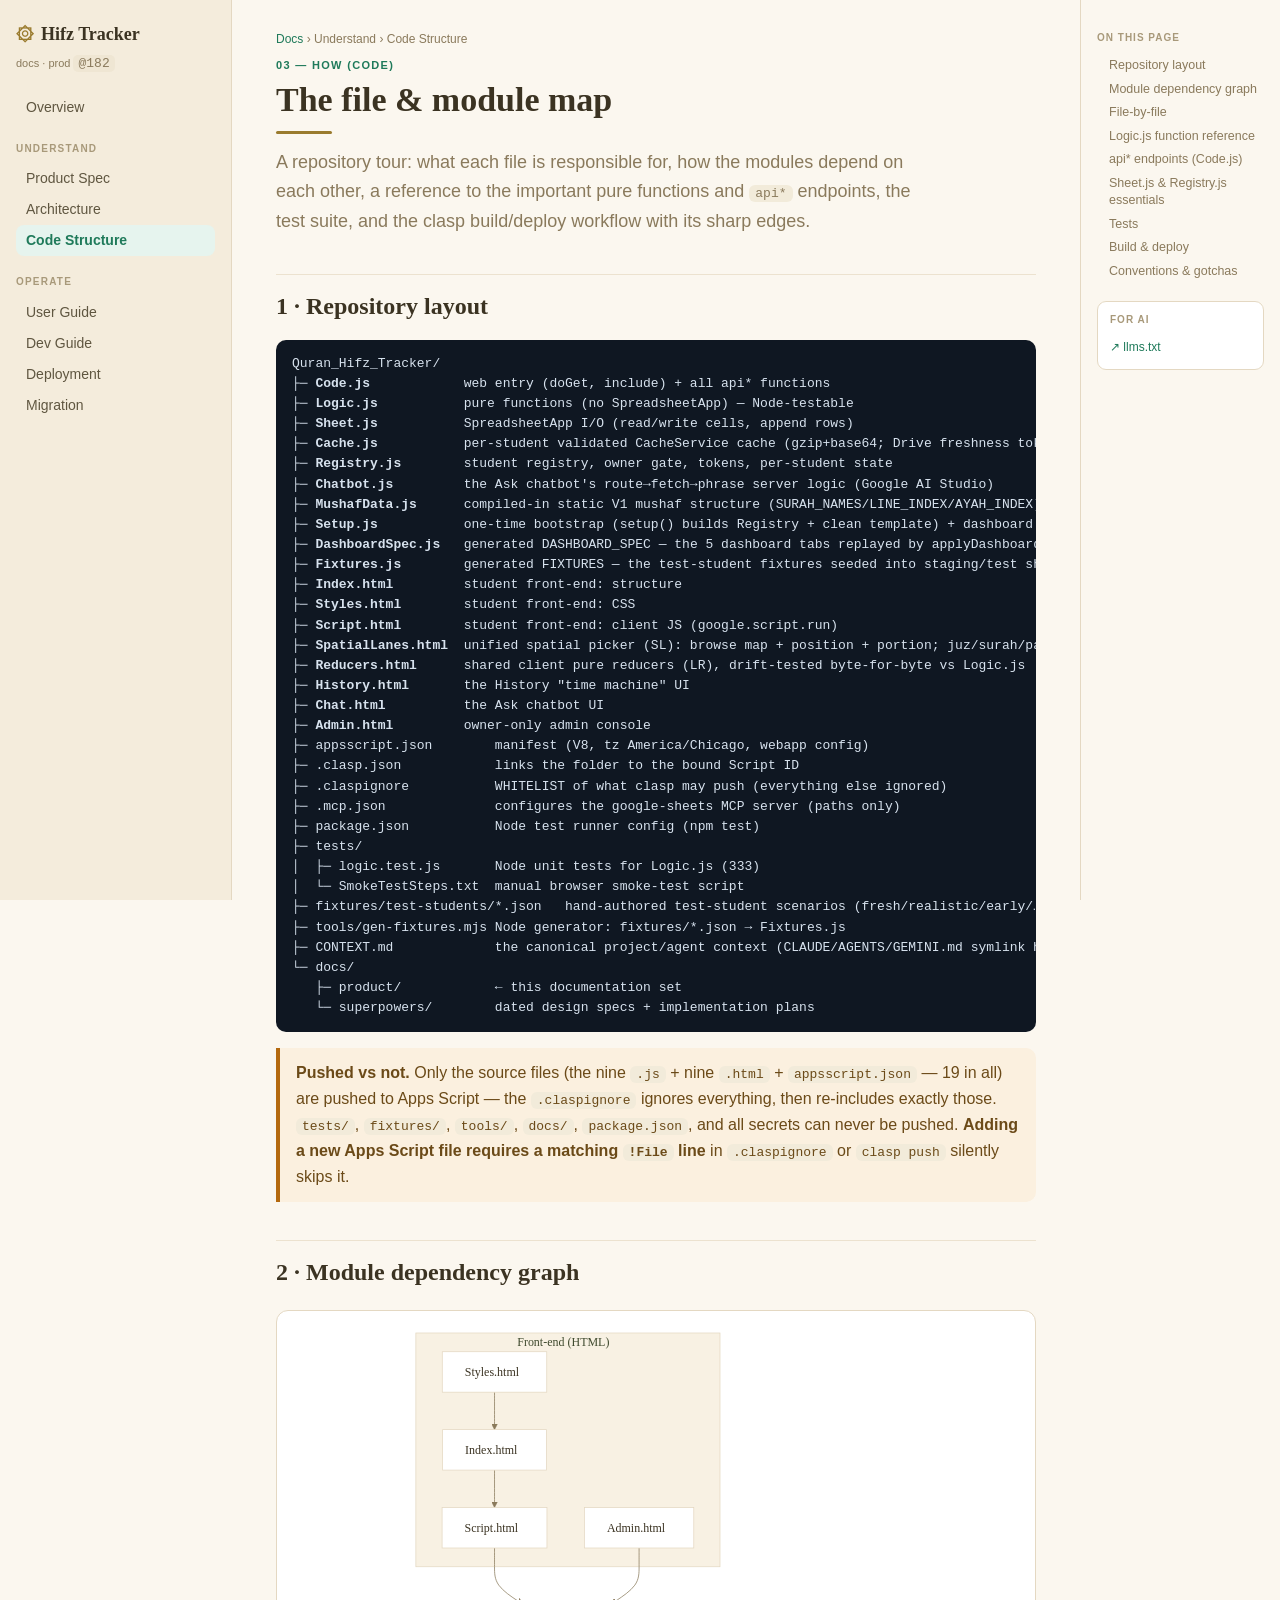
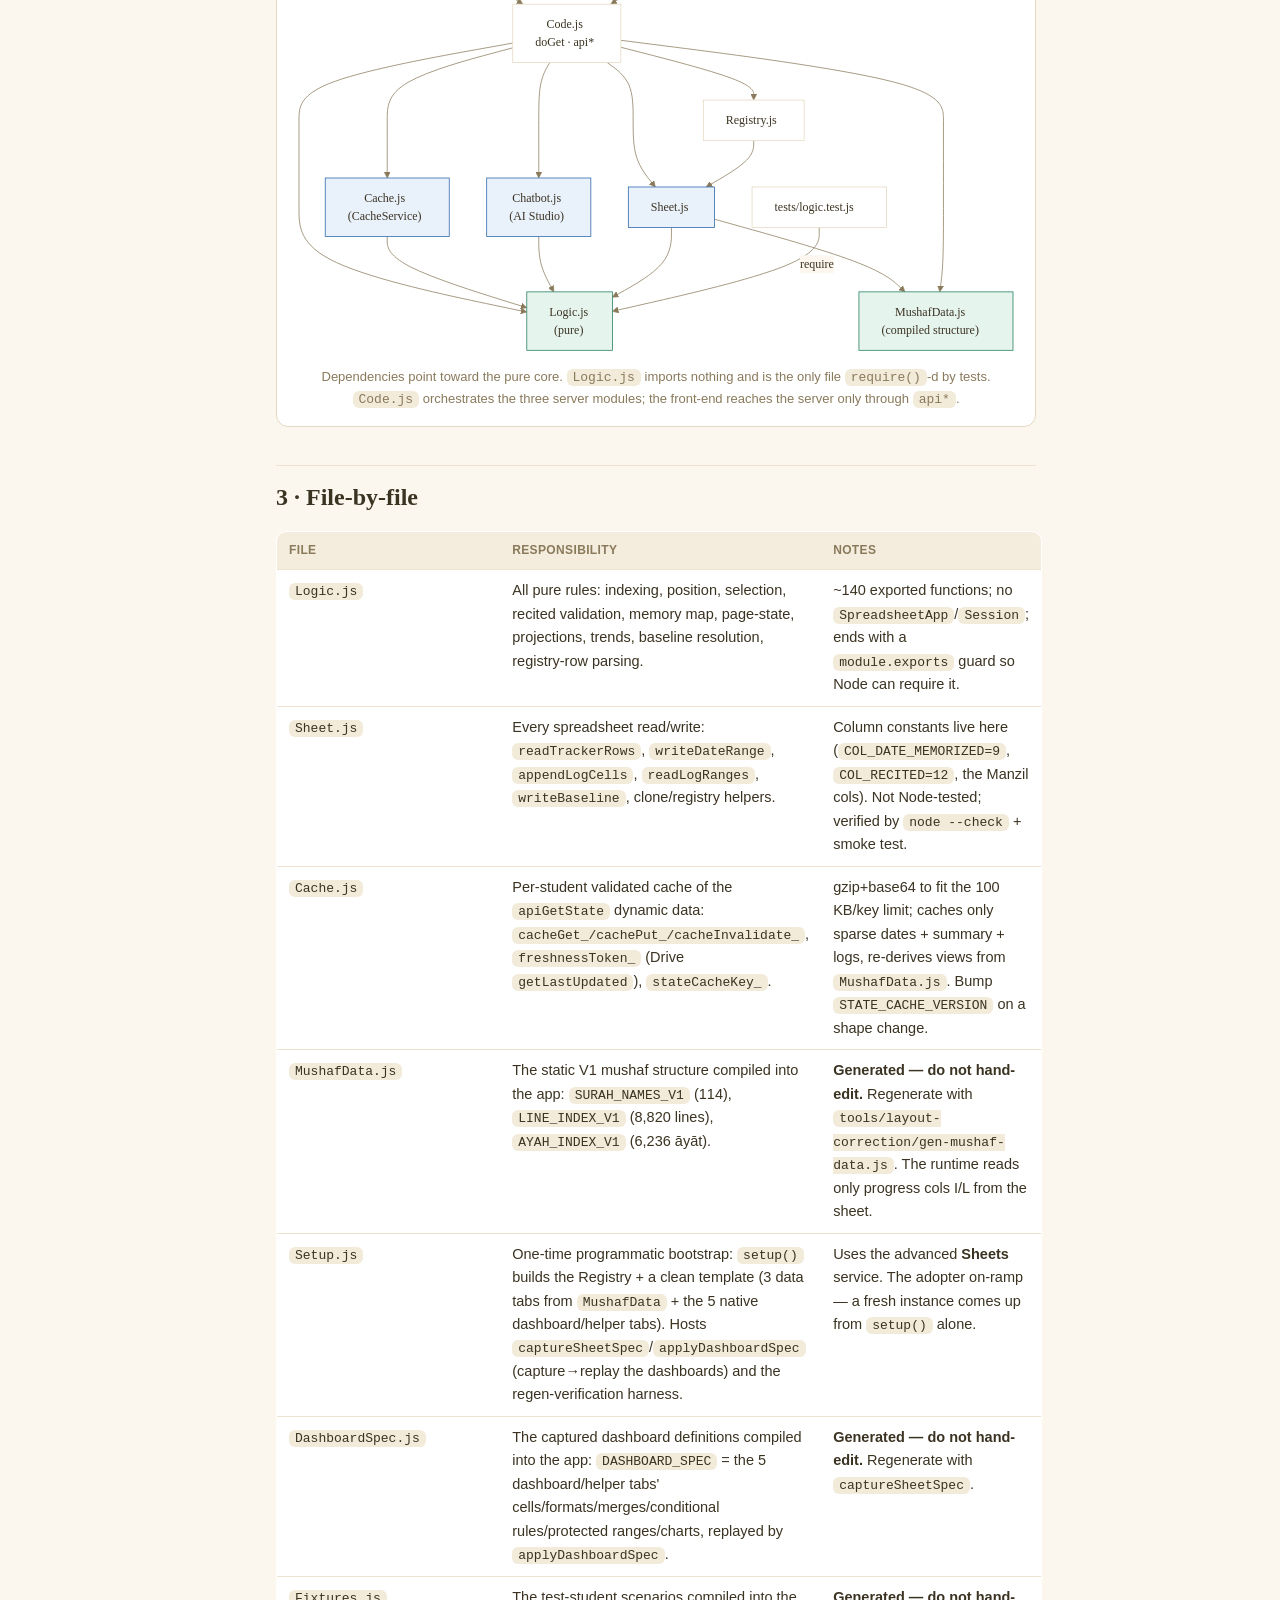
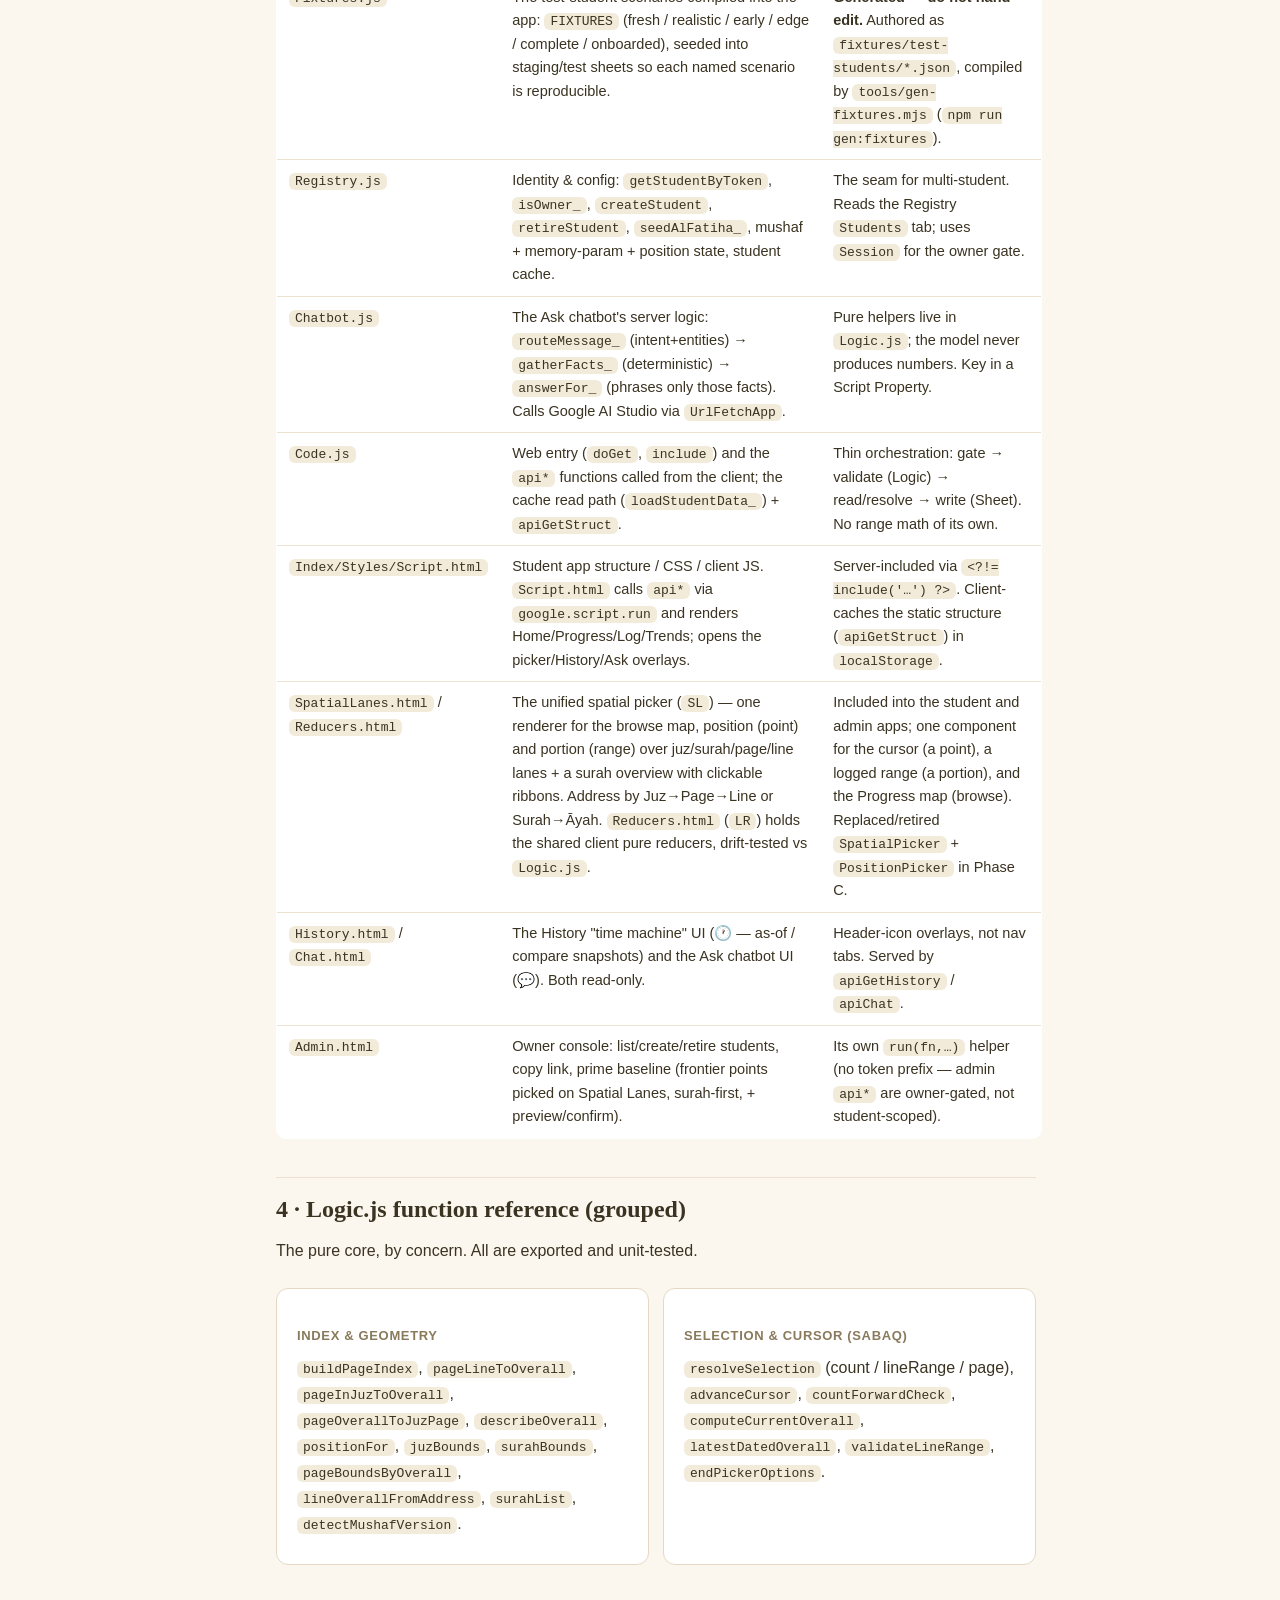
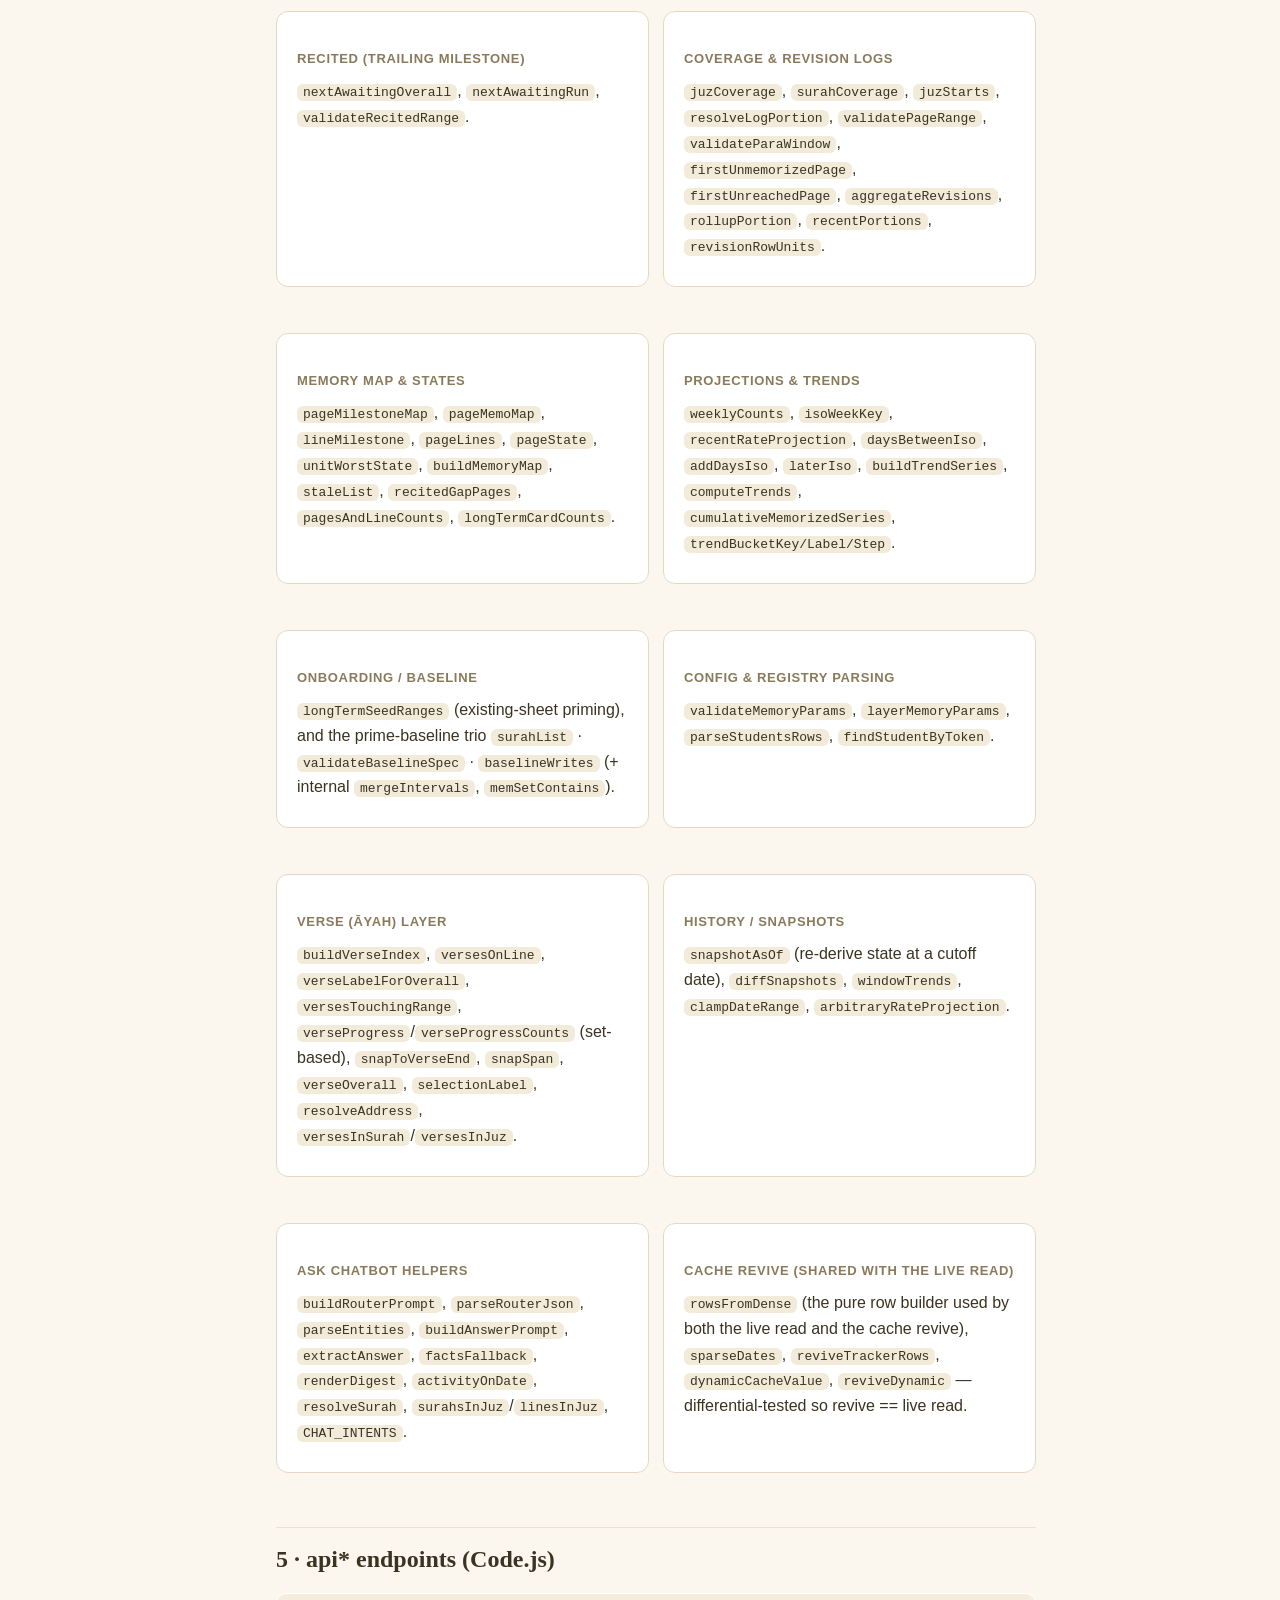
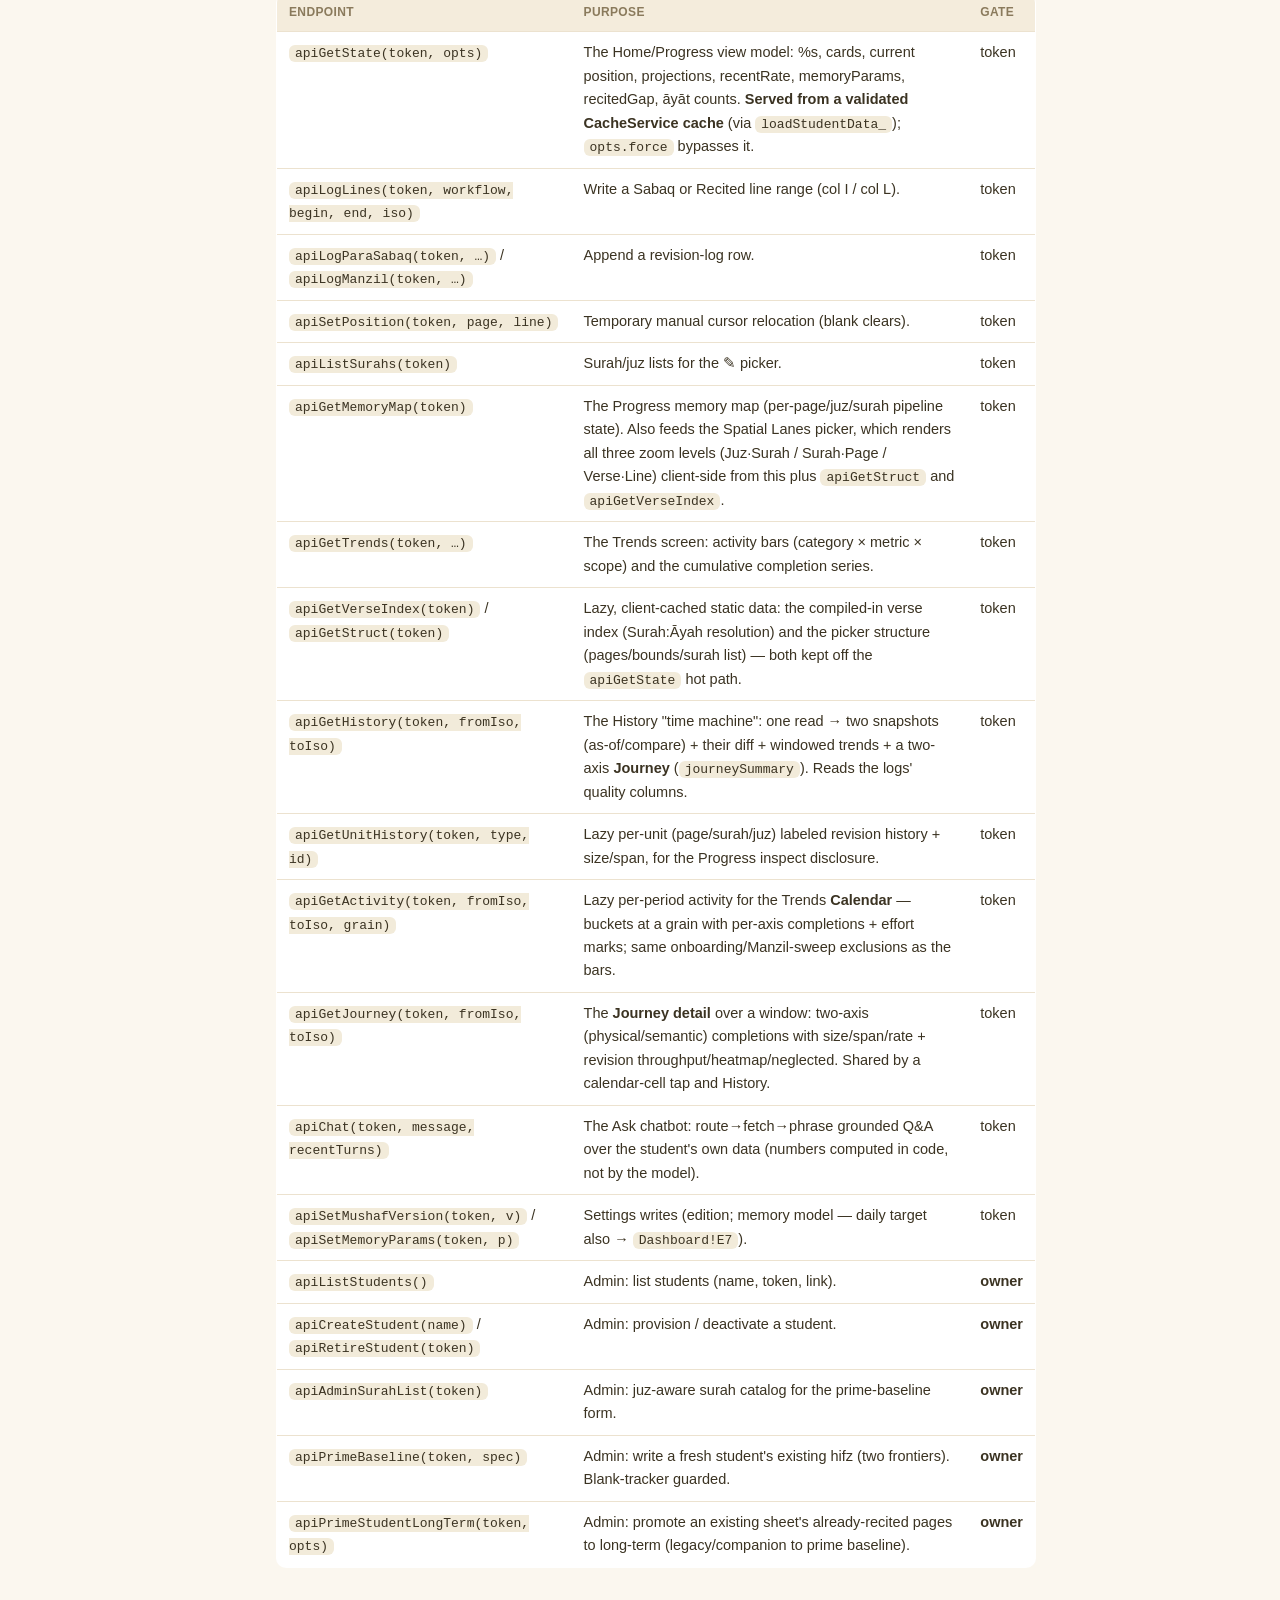
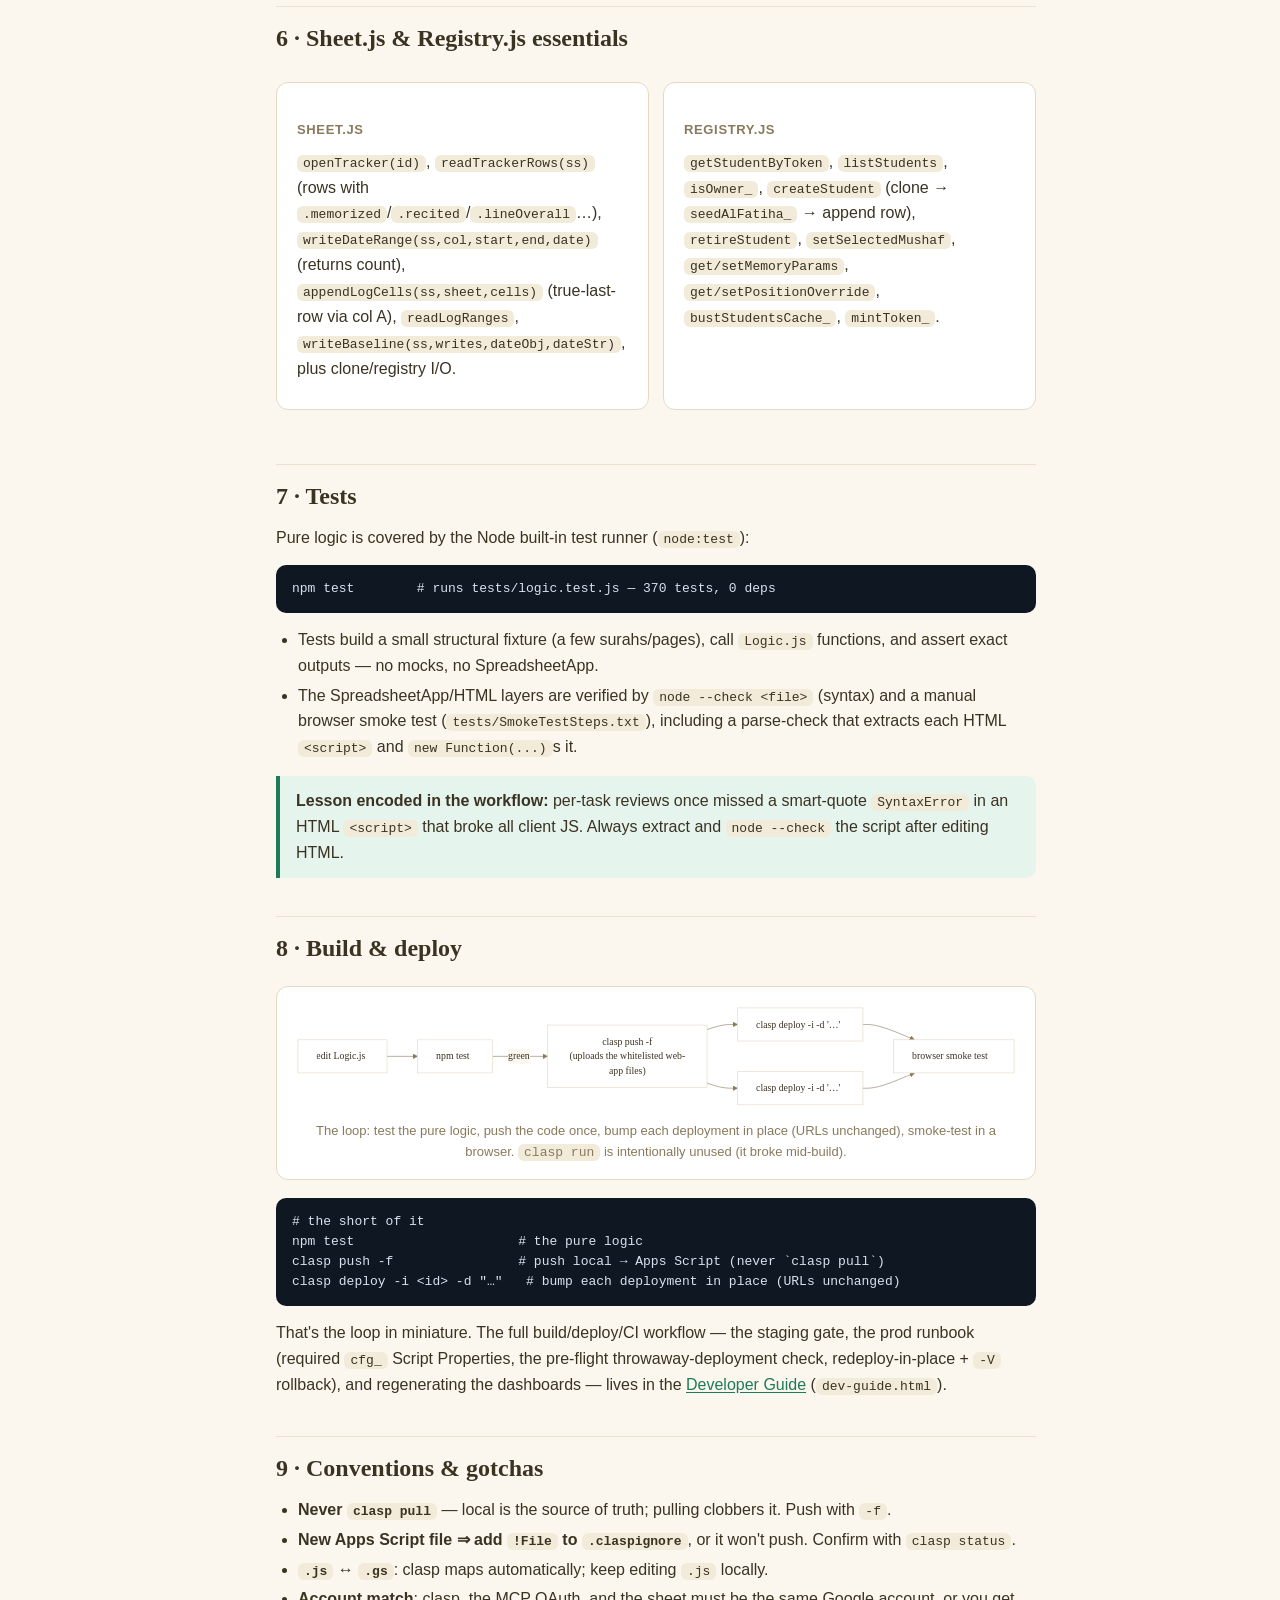
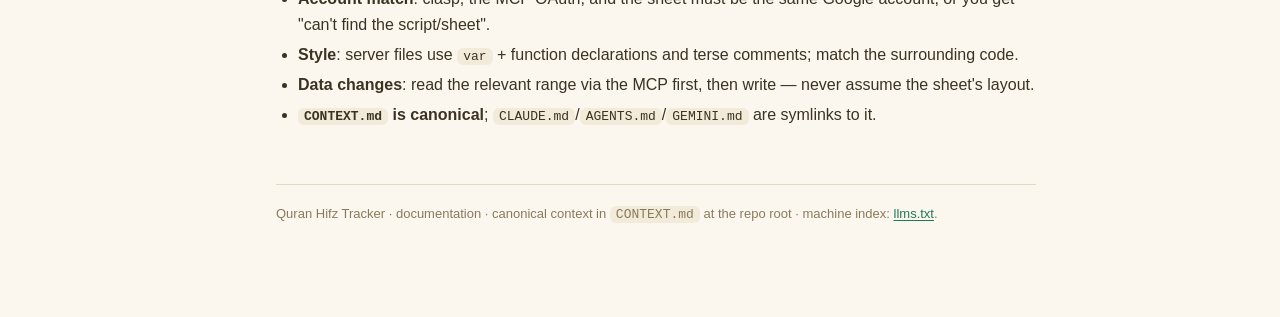
<file: docs/code-structure.html>
<!DOCTYPE html>
<html lang="en">
<head>
<meta charset="utf-8">
<meta name="viewport" content="width=device-width, initial-scale=1">
<title>Code Structure — Quran Hifz Tracker</title>
<meta name="description" content="File-by-file map of the Hifz Tracker code: modules, the dependency graph, key pure functions and api* endpoints, the test suite, the clasp build.">
<link rel="stylesheet" href="styles.css">
</head>
<body>
<a class="skip" href="#main">Skip to content</a>
<input type="checkbox" id="navtoggle" class="navtoggle">
<label class="hamburger" for="navtoggle">☰ &nbsp;Hifz Tracker docs</label>
<div class="shell">

  <nav class="sidenav" aria-label="Documentation sections">
    <a class="brand" href="index.html"><span class="mark">۞</span> Hifz Tracker</a>
    <div class="ver">docs · prod <code>@182</code></div>
    <a class="nav" href="index.html">Overview</a>
    <div class="band">Understand</div>
    <a class="nav" href="product-spec.html">Product Spec</a>
    <a class="nav" href="architecture.html">Architecture</a>
    <a class="nav active" href="code-structure.html">Code Structure</a>
    <div class="band">Operate</div>
    <a class="nav" href="user-guide.html">User Guide</a>
    <a class="nav" href="dev-guide.html">Dev Guide</a>
    <a class="nav" href="deployment.html">Deployment</a>
    <a class="nav" href="migration.html">Migration</a>
  </nav>

  <main class="content" id="main"><div class="inner">
    <div class="crumb"><a href="index.html">Docs</a> › Understand › Code Structure</div>
    <header class="pagehead">
      <div class="kick">03 — How (code)</div>
      <h1>The file &amp; module map</h1>
      <div class="flourish"></div>
      <p class="lead">A repository tour: what each file is responsible for, how the modules depend on each other,
      a reference to the important pure functions and <code>api*</code> endpoints, the test suite, and the
      clasp build/deploy workflow with its sharp edges.</p>
    </header>

  <h2 class="anchor" id="tree">1 · Repository layout</h2>
  <pre><code>Quran_Hifz_Tracker/
├─ <b>Code.js</b>            web entry (doGet, include) + all api* functions
├─ <b>Logic.js</b>           pure functions (no SpreadsheetApp) — Node-testable
├─ <b>Sheet.js</b>           SpreadsheetApp I/O (read/write cells, append rows)
├─ <b>Cache.js</b>           per-student validated CacheService cache (gzip+base64; Drive freshness token)
├─ <b>Registry.js</b>        student registry, owner gate, tokens, per-student state
├─ <b>Chatbot.js</b>         the Ask chatbot's route→fetch→phrase server logic (Google AI Studio)
├─ <b>MushafData.js</b>      compiled-in static V1 mushaf structure (SURAH_NAMES/LINE_INDEX/AYAH_INDEX)
├─ <b>Setup.js</b>           one-time bootstrap (setup() builds Registry + clean template) + dashboard capture/replay
├─ <b>DashboardSpec.js</b>   generated DASHBOARD_SPEC — the 5 dashboard tabs replayed by applyDashboardSpec
├─ <b>Fixtures.js</b>        generated FIXTURES — the test-student fixtures seeded into staging/test sheets
├─ <b>Index.html</b>         student front-end: structure
├─ <b>Styles.html</b>        student front-end: CSS
├─ <b>Script.html</b>        student front-end: client JS (google.script.run)
├─ <b>SpatialLanes.html</b>  unified spatial picker (SL): browse map + position + portion; juz/surah/page/line lanes
├─ <b>Reducers.html</b>      shared client pure reducers (LR), drift-tested byte-for-byte vs Logic.js
├─ <b>History.html</b>       the History "time machine" UI
├─ <b>Chat.html</b>          the Ask chatbot UI
├─ <b>Admin.html</b>         owner-only admin console
├─ appsscript.json        manifest (V8, tz America/Chicago, webapp config)
├─ .clasp.json            links the folder to the bound Script ID
├─ .claspignore           WHITELIST of what clasp may push (everything else ignored)
├─ .mcp.json              configures the google-sheets MCP server (paths only)
├─ package.json           Node test runner config (npm test)
├─ tests/
│  ├─ logic.test.js       Node unit tests for Logic.js (333)
│  └─ SmokeTestSteps.txt  manual browser smoke-test script
├─ fixtures/test-students/*.json   hand-authored test-student scenarios (fresh/realistic/early/…)
├─ tools/gen-fixtures.mjs Node generator: fixtures/*.json → Fixtures.js
├─ CONTEXT.md             the canonical project/agent context (CLAUDE/AGENTS/GEMINI.md symlink here)
└─ docs/
   ├─ product/            ← this documentation set
   └─ superpowers/        dated design specs + implementation plans</code></pre>
  <div class="callout warn">
    <b>Pushed vs not.</b> Only the source files (the nine <code>.js</code> + nine <code>.html</code> +
    <code>appsscript.json</code> — 19 in all) are pushed to Apps Script — the <code>.claspignore</code> ignores
    everything, then re-includes exactly those. <code>tests/</code>, <code>fixtures/</code>, <code>tools/</code>,
    <code>docs/</code>, <code>package.json</code>,
    and all secrets can never be pushed. <b>Adding a new Apps Script file requires a matching <code>!File</code> line</b>
    in <code>.claspignore</code> or <code>clasp push</code> silently skips it.
  </div>

  <h2 class="anchor" id="graph">2 · Module dependency graph</h2>
  <div class="figure">
    <!--mmd:code-structure-3--><div class="mmd"><svg id="mmd-code-structure-3" width="100%" xmlns="http://www.w3.org/2000/svg" xmlns:xlink="http://www.w3.org/1999/xlink" class="flowchart" style="max-width: 969.07px; background-color: transparent;;max-width:100%;height:auto" viewBox="-35 0 969.0703125 840" role="graphics-document document" aria-roledescription="flowchart-v2"><style>#mmd-code-structure-3{font-family:Georgia,"Times New Roman",serif;font-size:16px;fill:#3b3322;}@keyframes edge-animation-frame{from{stroke-dashoffset:0;}}@keyframes dash{to{stroke-dashoffset:0;}}#mmd-code-structure-3 .edge-animation-slow{stroke-dasharray:9,5!important;stroke-dashoffset:900;animation:dash 50s linear infinite;stroke-linecap:round;}#mmd-code-structure-3 .edge-animation-fast{stroke-dasharray:9,5!important;stroke-dashoffset:900;animation:dash 20s linear infinite;stroke-linecap:round;}#mmd-code-structure-3 .error-icon{fill:#f4ecdc;}#mmd-code-structure-3 .error-text{fill:#0b1323;stroke:#0b1323;}#mmd-code-structure-3 .edge-thickness-normal{stroke-width:1px;}#mmd-code-structure-3 .edge-thickness-thick{stroke-width:3.5px;}#mmd-code-structure-3 .edge-pattern-solid{stroke-dasharray:0;}#mmd-code-structure-3 .edge-thickness-invisible{stroke-width:0;fill:none;}#mmd-code-structure-3 .edge-pattern-dashed{stroke-dasharray:3;}#mmd-code-structure-3 .edge-pattern-dotted{stroke-dasharray:2;}#mmd-code-structure-3 .marker{fill:#8a7a5c;stroke:#8a7a5c;}#mmd-code-structure-3 .marker.cross{stroke:#8a7a5c;}#mmd-code-structure-3 svg{font-family:Georgia,"Times New Roman",serif;font-size:16px;}#mmd-code-structure-3 p{margin:0;}#mmd-code-structure-3 .label{font-family:Georgia,"Times New Roman",serif;color:#3b3322;}#mmd-code-structure-3 .cluster-label text{fill:#3f4a2e;}#mmd-code-structure-3 .cluster-label span{color:#3f4a2e;}#mmd-code-structure-3 .cluster-label span p{background-color:transparent;}#mmd-code-structure-3 .label text,#mmd-code-structure-3 span{fill:#3b3322;color:#3b3322;}#mmd-code-structure-3 .node rect,#mmd-code-structure-3 .node circle,#mmd-code-structure-3 .node ellipse,#mmd-code-structure-3 .node polygon,#mmd-code-structure-3 .node path{fill:#ffffff;stroke:#e4d8c2;stroke-width:1px;}#mmd-code-structure-3 .rough-node .label text,#mmd-code-structure-3 .node .label text,#mmd-code-structure-3 .image-shape .label,#mmd-code-structure-3 .icon-shape .label{text-anchor:middle;}#mmd-code-structure-3 .node .katex path{fill:#000;stroke:#000;stroke-width:1px;}#mmd-code-structure-3 .rough-node .label,#mmd-code-structure-3 .node .label,#mmd-code-structure-3 .image-shape .label,#mmd-code-structure-3 .icon-shape .label{text-align:center;}#mmd-code-structure-3 .node.clickable{cursor:pointer;}#mmd-code-structure-3 .root .anchor path{fill:#8a7a5c!important;stroke-width:0;stroke:#8a7a5c;}#mmd-code-structure-3 .arrowheadPath{fill:rgba(255, 255, 255, 0);}#mmd-code-structure-3 .edgePath .path{stroke:#8a7a5c;stroke-width:1px;}#mmd-code-structure-3 .flowchart-link{stroke:#8a7a5c;fill:none;}#mmd-code-structure-3 .edgeLabel{background-color:#fbf7ef;text-align:center;}#mmd-code-structure-3 .edgeLabel p{background-color:#fbf7ef;}#mmd-code-structure-3 .edgeLabel rect{opacity:0.5;background-color:#fbf7ef;fill:#fbf7ef;}#mmd-code-structure-3 .labelBkg{background-color:rgba(251, 247, 239, 0.5);}#mmd-code-structure-3 .cluster rect{fill:#f8f1e3;stroke:#e4d8c2;stroke-width:1px;}#mmd-code-structure-3 .cluster text{fill:#3f4a2e;}#mmd-code-structure-3 .cluster span{color:#3f4a2e;}#mmd-code-structure-3 div.mermaidTooltip{position:absolute;text-align:center;max-width:200px;padding:2px;font-family:Georgia,"Times New Roman",serif;font-size:12px;background:#f4ecdc;border:1px solid hsl(40, 12.1739130435%, 80.9803921569%);border-radius:2px;pointer-events:none;z-index:100;}#mmd-code-structure-3 .flowchartTitleText{text-anchor:middle;font-size:18px;fill:#3b3322;}#mmd-code-structure-3 rect.text{fill:none;stroke-width:0;}#mmd-code-structure-3 .icon-shape,#mmd-code-structure-3 .image-shape{background-color:#fbf7ef;text-align:center;}#mmd-code-structure-3 .icon-shape p,#mmd-code-structure-3 .image-shape p{background-color:#fbf7ef;padding:2px;}#mmd-code-structure-3 .icon-shape .label rect,#mmd-code-structure-3 .image-shape .label rect{opacity:0.5;background-color:#fbf7ef;fill:#fbf7ef;}#mmd-code-structure-3 .label-icon{display:inline-block;height:1em;overflow:visible;vertical-align:-0.125em;}#mmd-code-structure-3 .node .label-icon path{fill:currentColor;stroke:revert;stroke-width:revert;}#mmd-code-structure-3 .node .neo-node{stroke:#e4d8c2;}#mmd-code-structure-3 [data-look="neo"].node rect,#mmd-code-structure-3 [data-look="neo"].cluster rect,#mmd-code-structure-3 [data-look="neo"].node polygon{stroke:url(#mmd-code-structure-3-gradient);filter:drop-shadow( 1px 2px 2px rgba(185,185,185,1));}#mmd-code-structure-3 [data-look="neo"].node path{stroke:url(#mmd-code-structure-3-gradient);stroke-width:1px;}#mmd-code-structure-3 [data-look="neo"].node .outer-path{filter:drop-shadow( 1px 2px 2px rgba(185,185,185,1));}#mmd-code-structure-3 [data-look="neo"].node .neo-line path{stroke:#e4d8c2;filter:none;}#mmd-code-structure-3 [data-look="neo"].node circle{stroke:url(#mmd-code-structure-3-gradient);filter:drop-shadow( 1px 2px 2px rgba(185,185,185,1));}#mmd-code-structure-3 [data-look="neo"].node circle .state-start{fill:#000000;}#mmd-code-structure-3 [data-look="neo"].icon-shape .icon{fill:url(#mmd-code-structure-3-gradient);filter:drop-shadow( 1px 2px 2px rgba(185,185,185,1));}#mmd-code-structure-3 [data-look="neo"].icon-shape .icon-neo path{stroke:url(#mmd-code-structure-3-gradient);filter:drop-shadow( 1px 2px 2px rgba(185,185,185,1));}#mmd-code-structure-3 :root{--mermaid-font-family:"trebuchet ms",verdana,arial,sans-serif;}#mmd-code-structure-3 .pure&gt;*{fill:rgb(230, 244, 238)!important;stroke:rgb(31, 122, 90)!important;}#mmd-code-structure-3 .pure span{fill:rgb(230, 244, 238)!important;stroke:rgb(31, 122, 90)!important;}#mmd-code-structure-3 .io&gt;*{fill:rgb(233, 241, 251)!important;stroke:rgb(37, 99, 168)!important;}#mmd-code-structure-3 .io span{fill:rgb(233, 241, 251)!important;stroke:rgb(37, 99, 168)!important;}</style><g><marker id="mmd-code-structure-3_flowchart-v2-pointEnd" class="marker flowchart-v2" viewBox="0 0 10 10" refX="5" refY="5" markerUnits="userSpaceOnUse" markerWidth="8" markerHeight="8" orient="auto"><path d="M 0 0 L 10 5 L 0 10 z" class="arrowMarkerPath" style="stroke-width: 1; stroke-dasharray: 1, 0;"/></marker><marker id="mmd-code-structure-3_flowchart-v2-pointStart" class="marker flowchart-v2" viewBox="0 0 10 10" refX="4.5" refY="5" markerUnits="userSpaceOnUse" markerWidth="8" markerHeight="8" orient="auto"><path d="M 0 5 L 10 10 L 10 0 z" class="arrowMarkerPath" style="stroke-width: 1; stroke-dasharray: 1, 0;"/></marker><marker id="mmd-code-structure-3_flowchart-v2-pointEnd-margin" class="marker flowchart-v2" viewBox="0 0 11.5 14" refX="11.5" refY="7" markerUnits="userSpaceOnUse" markerWidth="10.5" markerHeight="14" orient="auto"><path d="M 0 0 L 11.5 7 L 0 14 z" class="arrowMarkerPath" style="stroke-width: 0; stroke-dasharray: 1, 0;"/></marker><marker id="mmd-code-structure-3_flowchart-v2-pointStart-margin" class="marker flowchart-v2" viewBox="0 0 11.5 14" refX="1" refY="7" markerUnits="userSpaceOnUse" markerWidth="11.5" markerHeight="14" orient="auto"><polygon points="0,7 11.5,14 11.5,0" class="arrowMarkerPath" style="stroke-width: 0; stroke-dasharray: 1, 0;"/></marker><marker id="mmd-code-structure-3_flowchart-v2-circleEnd" class="marker flowchart-v2" viewBox="0 0 10 10" refX="11" refY="5" markerUnits="userSpaceOnUse" markerWidth="11" markerHeight="11" orient="auto"><circle cx="5" cy="5" r="5" class="arrowMarkerPath" style="stroke-width: 1; stroke-dasharray: 1, 0;"/></marker><marker id="mmd-code-structure-3_flowchart-v2-circleStart" class="marker flowchart-v2" viewBox="0 0 10 10" refX="-1" refY="5" markerUnits="userSpaceOnUse" markerWidth="11" markerHeight="11" orient="auto"><circle cx="5" cy="5" r="5" class="arrowMarkerPath" style="stroke-width: 1; stroke-dasharray: 1, 0;"/></marker><marker id="mmd-code-structure-3_flowchart-v2-circleEnd-margin" class="marker flowchart-v2" viewBox="0 0 10 10" refY="5" refX="12.25" markerUnits="userSpaceOnUse" markerWidth="14" markerHeight="14" orient="auto"><circle cx="5" cy="5" r="5" class="arrowMarkerPath" style="stroke-width: 0; stroke-dasharray: 1, 0;"/></marker><marker id="mmd-code-structure-3_flowchart-v2-circleStart-margin" class="marker flowchart-v2" viewBox="0 0 10 10" refX="-2" refY="5" markerUnits="userSpaceOnUse" markerWidth="14" markerHeight="14" orient="auto"><circle cx="5" cy="5" r="5" class="arrowMarkerPath" style="stroke-width: 0; stroke-dasharray: 1, 0;"/></marker><marker id="mmd-code-structure-3_flowchart-v2-crossEnd" class="marker cross flowchart-v2" viewBox="0 0 11 11" refX="12" refY="5.2" markerUnits="userSpaceOnUse" markerWidth="11" markerHeight="11" orient="auto"><path d="M 1,1 l 9,9 M 10,1 l -9,9" class="arrowMarkerPath" style="stroke-width: 2; stroke-dasharray: 1, 0;"/></marker><marker id="mmd-code-structure-3_flowchart-v2-crossStart" class="marker cross flowchart-v2" viewBox="0 0 11 11" refX="-1" refY="5.2" markerUnits="userSpaceOnUse" markerWidth="11" markerHeight="11" orient="auto"><path d="M 1,1 l 9,9 M 10,1 l -9,9" class="arrowMarkerPath" style="stroke-width: 2; stroke-dasharray: 1, 0;"/></marker><marker id="mmd-code-structure-3_flowchart-v2-crossEnd-margin" class="marker cross flowchart-v2" viewBox="0 0 15 15" refX="17.7" refY="7.5" markerUnits="userSpaceOnUse" markerWidth="12" markerHeight="12" orient="auto"><path d="M 1,1 L 14,14 M 1,14 L 14,1" class="arrowMarkerPath" style="stroke-width: 2.5;"/></marker><marker id="mmd-code-structure-3_flowchart-v2-crossStart-margin" class="marker cross flowchart-v2" viewBox="0 0 15 15" refX="-3.5" refY="7.5" markerUnits="userSpaceOnUse" markerWidth="12" markerHeight="12" orient="auto"><path d="M 1,1 L 14,14 M 1,14 L 14,1" class="arrowMarkerPath" style="stroke-width: 2.5; stroke-dasharray: 1, 0;"/></marker><g class="root"><g class="clusters"><g class="cluster" id="mmd-code-structure-3-FE" data-look="classic"><rect style="" x="129.00390625" y="8" width="405.953125" height="312"/><g class="cluster-label" transform="translate(264.28515625, 8)"><foreignObject width="135.390625" height="24"><div xmlns="http://www.w3.org/1999/xhtml" style="display: table-cell; white-space: nowrap; line-height: 1.5;"><span class="nodeLabel"><p>Front-end (HTML)</p></span></div></foreignObject></g></g></g><g class="edgePaths"><path d="M233.988,191L233.988,195.167C233.988,199.333,233.988,207.667,233.988,215.333C233.988,223,233.988,230,233.988,233.5L233.988,237" id="mmd-code-structure-3-L_IDX_SCR_0" class="edge-thickness-normal edge-pattern-solid edge-thickness-normal edge-pattern-solid flowchart-link" style=";" data-edge="true" data-et="edge" data-id="L_IDX_SCR_0" data-points="W3sieCI6MjMzLjk4ODI4MTI1LCJ5IjoxOTF9LHsieCI6MjMzLjk4ODI4MTI1LCJ5IjoyMTZ9LHsieCI6MjMzLjk4ODI4MTI1LCJ5IjoyNDF9XQ==" data-look="classic" marker-end="url(#mmd-code-structure-3_flowchart-v2-pointEnd)"/><path d="M233.988,295L233.988,299.167C233.988,303.333,233.988,311.667,233.988,320C233.988,328.333,233.988,336.667,239.715,344.631C245.441,352.596,256.893,360.193,262.619,363.991L268.346,367.789" id="mmd-code-structure-3-L_SCR_CODE_0" class="edge-thickness-normal edge-pattern-solid edge-thickness-normal edge-pattern-solid flowchart-link" style=";" data-edge="true" data-et="edge" data-id="L_SCR_CODE_0" data-points="W3sieCI6MjMzLjk4ODI4MTI1LCJ5IjoyOTV9LHsieCI6MjMzLjk4ODI4MTI1LCJ5IjozMjB9LHsieCI6MjMzLjk4ODI4MTI1LCJ5IjozNDV9LHsieCI6MjcxLjY3OTAxNjExMzI4MTI1LCJ5IjozNzB9XQ==" data-look="classic" marker-end="url(#mmd-code-structure-3_flowchart-v2-pointEnd)"/><path d="M233.988,87L233.988,91.167C233.988,95.333,233.988,103.667,233.988,111.333C233.988,119,233.988,126,233.988,129.5L233.988,133" id="mmd-code-structure-3-L_STY_IDX_0" class="edge-thickness-normal edge-pattern-solid edge-thickness-normal edge-pattern-solid flowchart-link" style=";" data-edge="true" data-et="edge" data-id="L_STY_IDX_0" data-points="W3sieCI6MjMzLjk4ODI4MTI1LCJ5Ijo4N30seyJ4IjoyMzMuOTg4MjgxMjUsInkiOjExMn0seyJ4IjoyMzMuOTg4MjgxMjUsInkiOjEzN31d" data-look="classic" marker-end="url(#mmd-code-structure-3_flowchart-v2-pointEnd)"/><path d="M426.965,295L426.965,299.167C426.965,303.333,426.965,311.667,426.965,320C426.965,328.333,426.965,336.667,421.239,344.631C415.512,352.596,404.06,360.193,398.334,363.991L392.607,367.789" id="mmd-code-structure-3-L_ADM_CODE_0" class="edge-thickness-normal edge-pattern-solid edge-thickness-normal edge-pattern-solid flowchart-link" style=";" data-edge="true" data-et="edge" data-id="L_ADM_CODE_0" data-points="W3sieCI6NDI2Ljk2NDg0Mzc1LCJ5IjoyOTV9LHsieCI6NDI2Ljk2NDg0Mzc1LCJ5IjozMjB9LHsieCI6NDI2Ljk2NDg0Mzc1LCJ5IjozNDV9LHsieCI6Mzg5LjI3NDEwODg4NjcxODc1LCJ5IjozNzB9XQ==" data-look="classic" marker-end="url(#mmd-code-structure-3_flowchart-v2-pointEnd)"/><path d="M258.32,421.918L210.767,430.432C163.214,438.946,68.107,455.973,20.553,473.153C-27,490.333,-27,507.667,-27,525C-27,542.333,-27,559.667,-27,579C-27,598.333,-27,619.667,-27,643C-27,666.333,-27,691.667,23.026,714.859C73.052,738.051,173.104,759.103,223.13,769.628L273.156,780.154" id="mmd-code-structure-3-L_CODE_LOGIC_0" class="edge-thickness-normal edge-pattern-solid edge-thickness-normal edge-pattern-solid flowchart-link" style=";" data-edge="true" data-et="edge" data-id="L_CODE_LOGIC_0" data-points="[base64]" data-look="classic" marker-end="url(#mmd-code-structure-3_flowchart-v2-pointEnd)"/><path d="M384.44,448L390.205,452.167C395.97,456.333,407.501,464.667,413.266,477.5C419.031,490.333,419.031,507.667,419.031,525C419.031,542.333,419.031,559.667,423.543,573.979C428.054,588.292,437.077,599.583,441.588,605.229L446.1,610.875" id="mmd-code-structure-3-L_CODE_SHEET_0" class="edge-thickness-normal edge-pattern-solid edge-thickness-normal edge-pattern-solid flowchart-link" style=";" data-edge="true" data-et="edge" data-id="L_CODE_SHEET_0" data-points="W3sieCI6Mzg0LjQzOTU3NTE5NTMxMjUsInkiOjQ0OH0seyJ4Ijo0MTkuMDMxMjUsInkiOjQ3M30seyJ4Ijo0MTkuMDMxMjUsInkiOjUyNX0seyJ4Ijo0MTkuMDMxMjUsInkiOjU3N30seyJ4Ijo0NDguNTk2OTIzODI4MTI1LCJ5Ijo2MTR9XQ==" data-look="classic" marker-end="url(#mmd-code-structure-3_flowchart-v2-pointEnd)"/><path d="M402.633,427.508L432.193,435.09C461.753,442.672,520.872,457.836,550.432,468.918C579.992,480,579.992,487,579.992,490.5L579.992,494" id="mmd-code-structure-3-L_CODE_REG_0" class="edge-thickness-normal edge-pattern-solid edge-thickness-normal edge-pattern-solid flowchart-link" style=";" data-edge="true" data-et="edge" data-id="L_CODE_REG_0" data-points="W3sieCI6NDAyLjYzMjgxMjUsInkiOjQyNy41MDc4NTg5NzY3Njc0N30seyJ4Ijo1NzkuOTkyMTg3NSwieSI6NDczfSx7IngiOjU3OS45OTIxODc1LCJ5Ijo0OTh9XQ==" data-look="classic" marker-end="url(#mmd-code-structure-3_flowchart-v2-pointEnd)"/><path d="M258.32,428.265L230.396,435.721C202.471,443.177,146.622,458.088,118.698,474.211C90.773,490.333,90.773,507.667,90.773,525C90.773,542.333,90.773,559.667,90.773,571.833C90.773,584,90.773,591,90.773,594.5L90.773,598" id="mmd-code-structure-3-L_CODE_CACHE_0" class="edge-thickness-normal edge-pattern-solid edge-thickness-normal edge-pattern-solid flowchart-link" style=";" data-edge="true" data-et="edge" data-id="L_CODE_CACHE_0" data-points="W3sieCI6MjU4LjMyMDMxMjUsInkiOjQyOC4yNjU0OTc2ODU5Mzk2NH0seyJ4Ijo5MC43NzM0Mzc1LCJ5Ijo0NzN9LHsieCI6OTAuNzczNDM3NSwieSI6NTI1fSx7IngiOjkwLjc3MzQzNzUsInkiOjU3N30seyJ4Ijo5MC43NzM0Mzc1LCJ5Ijo2MDJ9XQ==" data-look="classic" marker-end="url(#mmd-code-structure-3_flowchart-v2-pointEnd)"/><path d="M307.677,448L305.242,452.167C302.806,456.333,297.934,464.667,295.498,477.5C293.063,490.333,293.063,507.667,293.063,525C293.063,542.333,293.063,559.667,293.063,571.833C293.063,584,293.063,591,293.063,594.5L293.063,598" id="mmd-code-structure-3-L_CODE_CHAT_0" class="edge-thickness-normal edge-pattern-solid edge-thickness-normal edge-pattern-solid flowchart-link" style=";" data-edge="true" data-et="edge" data-id="L_CODE_CHAT_0" data-points="W3sieCI6MzA3LjY3NzM2ODE2NDA2MjUsInkiOjQ0OH0seyJ4IjoyOTMuMDYyNSwieSI6NDczfSx7IngiOjI5My4wNjI1LCJ5Ijo1MjV9LHsieCI6MjkzLjA2MjUsInkiOjU3N30seyJ4IjoyOTMuMDYyNSwieSI6NjAyfV0=" data-look="classic" marker-end="url(#mmd-code-structure-3_flowchart-v2-pointEnd)"/><path d="M90.773,680L90.773,686.167C90.773,692.333,90.773,704.667,121.187,720.328C151.6,735.99,212.426,754.979,242.839,764.474L273.252,773.969" id="mmd-code-structure-3-L_CACHE_LOGIC_0" class="edge-thickness-normal edge-pattern-solid edge-thickness-normal edge-pattern-solid flowchart-link" style=";" data-edge="true" data-et="edge" data-id="L_CACHE_LOGIC_0" data-points="W3sieCI6OTAuNzczNDM3NSwieSI6NjgwfSx7IngiOjkwLjc3MzQzNzUsInkiOjcxN30seyJ4IjoyNzcuMDcwMzEyNSwieSI6Nzc1LjE2MDk3NTYwOTc1NjF9XQ==" data-look="classic" marker-end="url(#mmd-code-structure-3_flowchart-v2-pointEnd)"/><path d="M293.063,680L293.063,686.167C293.063,692.333,293.063,704.667,296.084,716.414C299.105,728.161,305.148,739.322,308.169,744.902L311.191,750.482" id="mmd-code-structure-3-L_CHAT_LOGIC_0" class="edge-thickness-normal edge-pattern-solid edge-thickness-normal edge-pattern-solid flowchart-link" style=";" data-edge="true" data-et="edge" data-id="L_CHAT_LOGIC_0" data-points="W3sieCI6MjkzLjA2MjUsInkiOjY4MH0seyJ4IjoyOTMuMDYyNSwieSI6NzE3fSx7IngiOjMxMy4wOTUyOTE5NDA3ODk1LCJ5Ijo3NTR9XQ==" data-look="classic" marker-end="url(#mmd-code-structure-3_flowchart-v2-pointEnd)"/><path d="M579.992,552L579.992,556.167C579.992,560.333,579.992,568.667,569.987,578.664C559.981,588.662,539.97,600.324,529.964,606.155L519.958,611.986" id="mmd-code-structure-3-L_REG_SHEET_0" class="edge-thickness-normal edge-pattern-solid edge-thickness-normal edge-pattern-solid flowchart-link" style=";" data-edge="true" data-et="edge" data-id="L_REG_SHEET_0" data-points="W3sieCI6NTc5Ljk5MjE4NzUsInkiOjU1Mn0seyJ4Ijo1NzkuOTkyMTg3NSwieSI6NTc3fSx7IngiOjUxNi41MDIzMTkzMzU5Mzc1LCJ5Ijo2MTR9XQ==" data-look="classic" marker-end="url(#mmd-code-structure-3_flowchart-v2-pointEnd)"/><path d="M470.172,668L470.172,676.167C470.172,684.333,470.172,700.667,457.617,715.851C445.062,731.036,419.953,745.072,407.398,752.09L394.843,759.108" id="mmd-code-structure-3-L_SHEET_LOGIC_0" class="edge-thickness-normal edge-pattern-solid edge-thickness-normal edge-pattern-solid flowchart-link" style=";" data-edge="true" data-et="edge" data-id="L_SHEET_LOGIC_0" data-points="W3sieCI6NDcwLjE3MTg3NSwieSI6NjY4fSx7IngiOjQ3MC4xNzE4NzUsInkiOjcxN30seyJ4IjozOTEuMzUxNTYyNSwieSI6NzYxLjA1OTMwMDEyMDY2ODh9XQ==" data-look="classic" marker-end="url(#mmd-code-structure-3_flowchart-v2-pointEnd)"/><path d="M527.766,657.066L563.574,667.055C599.383,677.044,671,697.022,712.865,712.72C754.731,728.419,766.844,739.838,772.901,745.547L778.958,751.256" id="mmd-code-structure-3-L_SHEET_MUSHAF_0" class="edge-thickness-normal edge-pattern-solid edge-thickness-normal edge-pattern-solid flowchart-link" style=";" data-edge="true" data-et="edge" data-id="L_SHEET_MUSHAF_0" data-points="W3sieCI6NTI3Ljc2NTYyNSwieSI6NjU3LjA2NjA2ODMwNDk5MjR9LHsieCI6NzQyLjYxNzE4NzUsInkiOjcxN30seyJ4Ijo3ODEuODY4ODMyMjM2ODQyMSwieSI6NzU0fV0=" data-look="classic" marker-end="url(#mmd-code-structure-3_flowchart-v2-pointEnd)"/><path d="M402.633,418.185L474.401,427.321C546.169,436.457,689.706,454.728,761.474,472.531C833.242,490.333,833.242,507.667,833.242,525C833.242,542.333,833.242,559.667,833.242,579C833.242,598.333,833.242,619.667,833.242,643C833.242,666.333,833.242,691.667,832.518,709.839C831.793,728.011,830.344,739.023,829.62,744.528L828.896,750.034" id="mmd-code-structure-3-L_CODE_MUSHAF_0" class="edge-thickness-normal edge-pattern-solid edge-thickness-normal edge-pattern-solid flowchart-link" style=";" data-edge="true" data-et="edge" data-id="L_CODE_MUSHAF_0" data-points="[base64]" data-look="classic" marker-end="url(#mmd-code-structure-3_flowchart-v2-pointEnd)"/><path d="M667.43,668L667.43,676.167C667.43,684.333,667.43,700.667,622.067,719.18C576.704,737.693,485.978,758.385,440.614,768.732L395.251,779.078" id="mmd-code-structure-3-L_TEST_LOGIC_0" class="edge-thickness-normal edge-pattern-solid edge-thickness-normal edge-pattern-solid flowchart-link" style=";" data-edge="true" data-et="edge" data-id="L_TEST_LOGIC_0" data-points="W3sieCI6NjY3LjQyOTY4NzUsInkiOjY2OH0seyJ4Ijo2NjcuNDI5Njg3NSwieSI6NzE3fSx7IngiOjM5MS4zNTE1NjI1LCJ5Ijo3NzkuOTY3NDU3NTYzNTM3NH1d" data-look="classic" marker-end="url(#mmd-code-structure-3_flowchart-v2-pointEnd)"/></g><g class="edgeLabels"><g class="edgeLabel"><g class="label" data-id="L_IDX_SCR_0" transform="translate(0, 0)"><foreignObject width="0" height="0"><div xmlns="http://www.w3.org/1999/xhtml" class="labelBkg" style="display: table-cell; white-space: nowrap; line-height: 1.5; max-width: 200px; text-align: center;"><span class="edgeLabel"></span></div></foreignObject></g></g><g class="edgeLabel"><g class="label" data-id="L_SCR_CODE_0" transform="translate(0, 0)"><foreignObject width="0" height="0"><div xmlns="http://www.w3.org/1999/xhtml" class="labelBkg" style="display: table-cell; white-space: nowrap; line-height: 1.5; max-width: 200px; text-align: center;"><span class="edgeLabel"></span></div></foreignObject></g></g><g class="edgeLabel"><g class="label" data-id="L_STY_IDX_0" transform="translate(0, 0)"><foreignObject width="0" height="0"><div xmlns="http://www.w3.org/1999/xhtml" class="labelBkg" style="display: table-cell; white-space: nowrap; line-height: 1.5; max-width: 200px; text-align: center;"><span class="edgeLabel"></span></div></foreignObject></g></g><g class="edgeLabel"><g class="label" data-id="L_ADM_CODE_0" transform="translate(0, 0)"><foreignObject width="0" height="0"><div xmlns="http://www.w3.org/1999/xhtml" class="labelBkg" style="display: table-cell; white-space: nowrap; line-height: 1.5; max-width: 200px; text-align: center;"><span class="edgeLabel"></span></div></foreignObject></g></g><g class="edgeLabel"><g class="label" data-id="L_CODE_LOGIC_0" transform="translate(0, 0)"><foreignObject width="0" height="0"><div xmlns="http://www.w3.org/1999/xhtml" class="labelBkg" style="display: table-cell; white-space: nowrap; line-height: 1.5; max-width: 200px; text-align: center;"><span class="edgeLabel"></span></div></foreignObject></g></g><g class="edgeLabel"><g class="label" data-id="L_CODE_SHEET_0" transform="translate(0, 0)"><foreignObject width="0" height="0"><div xmlns="http://www.w3.org/1999/xhtml" class="labelBkg" style="display: table-cell; white-space: nowrap; line-height: 1.5; max-width: 200px; text-align: center;"><span class="edgeLabel"></span></div></foreignObject></g></g><g class="edgeLabel"><g class="label" data-id="L_CODE_REG_0" transform="translate(0, 0)"><foreignObject width="0" height="0"><div xmlns="http://www.w3.org/1999/xhtml" class="labelBkg" style="display: table-cell; white-space: nowrap; line-height: 1.5; max-width: 200px; text-align: center;"><span class="edgeLabel"></span></div></foreignObject></g></g><g class="edgeLabel"><g class="label" data-id="L_CODE_CACHE_0" transform="translate(0, 0)"><foreignObject width="0" height="0"><div xmlns="http://www.w3.org/1999/xhtml" class="labelBkg" style="display: table-cell; white-space: nowrap; line-height: 1.5; max-width: 200px; text-align: center;"><span class="edgeLabel"></span></div></foreignObject></g></g><g class="edgeLabel"><g class="label" data-id="L_CODE_CHAT_0" transform="translate(0, 0)"><foreignObject width="0" height="0"><div xmlns="http://www.w3.org/1999/xhtml" class="labelBkg" style="display: table-cell; white-space: nowrap; line-height: 1.5; max-width: 200px; text-align: center;"><span class="edgeLabel"></span></div></foreignObject></g></g><g class="edgeLabel"><g class="label" data-id="L_CACHE_LOGIC_0" transform="translate(0, 0)"><foreignObject width="0" height="0"><div xmlns="http://www.w3.org/1999/xhtml" class="labelBkg" style="display: table-cell; white-space: nowrap; line-height: 1.5; max-width: 200px; text-align: center;"><span class="edgeLabel"></span></div></foreignObject></g></g><g class="edgeLabel"><g class="label" data-id="L_CHAT_LOGIC_0" transform="translate(0, 0)"><foreignObject width="0" height="0"><div xmlns="http://www.w3.org/1999/xhtml" class="labelBkg" style="display: table-cell; white-space: nowrap; line-height: 1.5; max-width: 200px; text-align: center;"><span class="edgeLabel"></span></div></foreignObject></g></g><g class="edgeLabel"><g class="label" data-id="L_REG_SHEET_0" transform="translate(0, 0)"><foreignObject width="0" height="0"><div xmlns="http://www.w3.org/1999/xhtml" class="labelBkg" style="display: table-cell; white-space: nowrap; line-height: 1.5; max-width: 200px; text-align: center;"><span class="edgeLabel"></span></div></foreignObject></g></g><g class="edgeLabel"><g class="label" data-id="L_SHEET_LOGIC_0" transform="translate(0, 0)"><foreignObject width="0" height="0"><div xmlns="http://www.w3.org/1999/xhtml" class="labelBkg" style="display: table-cell; white-space: nowrap; line-height: 1.5; max-width: 200px; text-align: center;"><span class="edgeLabel"></span></div></foreignObject></g></g><g class="edgeLabel"><g class="label" data-id="L_SHEET_MUSHAF_0" transform="translate(0, 0)"><foreignObject width="0" height="0"><div xmlns="http://www.w3.org/1999/xhtml" class="labelBkg" style="display: table-cell; white-space: nowrap; line-height: 1.5; max-width: 200px; text-align: center;"><span class="edgeLabel"></span></div></foreignObject></g></g><g class="edgeLabel"><g class="label" data-id="L_CODE_MUSHAF_0" transform="translate(0, 0)"><foreignObject width="0" height="0"><div xmlns="http://www.w3.org/1999/xhtml" class="labelBkg" style="display: table-cell; white-space: nowrap; line-height: 1.5; max-width: 200px; text-align: center;"><span class="edgeLabel"></span></div></foreignObject></g></g><g class="edgeLabel" transform="translate(667.4296875, 717)"><g class="label" data-id="L_TEST_LOGIC_0" transform="translate(-25.7109375, -12)"><foreignObject width="51.421875" height="24"><div xmlns="http://www.w3.org/1999/xhtml" class="labelBkg" style="display: table-cell; white-space: nowrap; line-height: 1.5; max-width: 200px; text-align: center;"><span class="edgeLabel"><p>require</p></span></div></foreignObject></g></g></g><g class="nodes"><g class="node default" id="mmd-code-structure-3-flowchart-IDX-0" data-look="classic" transform="translate(233.98828125, 164)"><rect class="basic label-container" style="" x="-69.2578125" y="-27" width="138.515625" height="54"/><g class="label" style="" transform="translate(-39.2578125, -12)"><rect/><foreignObject width="78.515625" height="24"><div xmlns="http://www.w3.org/1999/xhtml" style="display: table-cell; white-space: nowrap; line-height: 1.5; max-width: 200px; text-align: center;"><span class="nodeLabel"><p>Index.html</p></span></div></foreignObject></g></g><g class="node default" id="mmd-code-structure-3-flowchart-STY-1" data-look="classic" transform="translate(233.98828125, 60)"><rect class="basic label-container" style="" x="-69.7109375" y="-27" width="139.421875" height="54"/><g class="label" style="" transform="translate(-39.7109375, -12)"><rect/><foreignObject width="79.421875" height="24"><div xmlns="http://www.w3.org/1999/xhtml" style="display: table-cell; white-space: nowrap; line-height: 1.5; max-width: 200px; text-align: center;"><span class="nodeLabel"><p>Styles.html</p></span></div></foreignObject></g></g><g class="node default" id="mmd-code-structure-3-flowchart-SCR-2" data-look="classic" transform="translate(233.98828125, 268)"><rect class="basic label-container" style="" x="-69.984375" y="-27" width="139.96875" height="54"/><g class="label" style="" transform="translate(-39.984375, -12)"><rect/><foreignObject width="79.96875" height="24"><div xmlns="http://www.w3.org/1999/xhtml" style="display: table-cell; white-space: nowrap; line-height: 1.5; max-width: 200px; text-align: center;"><span class="nodeLabel"><p>Script.html</p></span></div></foreignObject></g></g><g class="node default" id="mmd-code-structure-3-flowchart-ADM-3" data-look="classic" transform="translate(426.96484375, 268)"><rect class="basic label-container" style="" x="-72.9921875" y="-27" width="145.984375" height="54"/><g class="label" style="" transform="translate(-42.9921875, -12)"><rect/><foreignObject width="85.984375" height="24"><div xmlns="http://www.w3.org/1999/xhtml" style="display: table-cell; white-space: nowrap; line-height: 1.5; max-width: 200px; text-align: center;"><span class="nodeLabel"><p>Admin.html</p></span></div></foreignObject></g></g><g class="node default" id="mmd-code-structure-3-flowchart-CODE-4" data-look="classic" transform="translate(330.4765625, 409)"><rect class="basic label-container" style="" x="-72.15625" y="-39" width="144.3125" height="78"/><g class="label" style="" transform="translate(-42.15625, -24)"><rect/><foreignObject width="84.3125" height="48"><div xmlns="http://www.w3.org/1999/xhtml" style="display: table-cell; white-space: nowrap; line-height: 1.5; max-width: 200px; text-align: center;"><span class="nodeLabel"><p>Code.js<br />doGet · api*</p></span></div></foreignObject></g></g><g class="node default" id="mmd-code-structure-3-flowchart-REG-5" data-look="classic" transform="translate(579.9921875, 525)"><rect class="basic label-container" style="" x="-67.28125" y="-27" width="134.5625" height="54"/><g class="label" style="" transform="translate(-37.28125, -12)"><rect/><foreignObject width="74.5625" height="24"><div xmlns="http://www.w3.org/1999/xhtml" style="display: table-cell; white-space: nowrap; line-height: 1.5; max-width: 200px; text-align: center;"><span class="nodeLabel"><p>Registry.js</p></span></div></foreignObject></g></g><g class="node default io" id="mmd-code-structure-3-flowchart-SHEET-6" data-look="classic" transform="translate(470.171875, 641)"><rect class="basic label-container" style="fill:#e9f1fb !important;stroke:#2563a8 !important" x="-57.59375" y="-27" width="115.1875" height="54"/><g class="label" style="" transform="translate(-27.59375, -12)"><rect/><foreignObject width="55.1875" height="24"><div xmlns="http://www.w3.org/1999/xhtml" style="display: table-cell; white-space: nowrap; line-height: 1.5; max-width: 200px; text-align: center;"><span class="nodeLabel"><p>Sheet.js</p></span></div></foreignObject></g></g><g class="node default io" id="mmd-code-structure-3-flowchart-CACHE-7" data-look="classic" transform="translate(90.7734375, 641)"><rect class="basic label-container" style="fill:#e9f1fb !important;stroke:#2563a8 !important" x="-82.7734375" y="-39" width="165.546875" height="78"/><g class="label" style="" transform="translate(-52.7734375, -24)"><rect/><foreignObject width="105.546875" height="48"><div xmlns="http://www.w3.org/1999/xhtml" style="display: table-cell; white-space: nowrap; line-height: 1.5; max-width: 200px; text-align: center;"><span class="nodeLabel"><p>Cache.js<br />(CacheService)</p></span></div></foreignObject></g></g><g class="node default io" id="mmd-code-structure-3-flowchart-CHAT-8" data-look="classic" transform="translate(293.0625, 641)"><rect class="basic label-container" style="fill:#e9f1fb !important;stroke:#2563a8 !important" x="-69.515625" y="-39" width="139.03125" height="78"/><g class="label" style="" transform="translate(-39.515625, -24)"><rect/><foreignObject width="79.03125" height="48"><div xmlns="http://www.w3.org/1999/xhtml" style="display: table-cell; white-space: nowrap; line-height: 1.5; max-width: 200px; text-align: center;"><span class="nodeLabel"><p>Chatbot.js<br />(AI Studio)</p></span></div></foreignObject></g></g><g class="node default pure" id="mmd-code-structure-3-flowchart-MUSHAF-9" data-look="classic" transform="translate(823.2421875, 793)"><rect class="basic label-container" style="fill:#e6f4ee !important;stroke:#1f7a5a !important" x="-102.828125" y="-39" width="205.65625" height="78"/><g class="label" style="" transform="translate(-72.828125, -24)"><rect/><foreignObject width="145.65625" height="48"><div xmlns="http://www.w3.org/1999/xhtml" style="display: table-cell; white-space: nowrap; line-height: 1.5; max-width: 200px; text-align: center;"><span class="nodeLabel"><p>MushafData.js<br />(compiled structure)</p></span></div></foreignObject></g></g><g class="node default pure" id="mmd-code-structure-3-flowchart-LOGIC-10" data-look="classic" transform="translate(334.2109375, 793)"><rect class="basic label-container" style="fill:#e6f4ee !important;stroke:#1f7a5a !important" x="-57.140625" y="-39" width="114.28125" height="78"/><g class="label" style="" transform="translate(-27.140625, -24)"><rect/><foreignObject width="54.28125" height="48"><div xmlns="http://www.w3.org/1999/xhtml" style="display: table-cell; white-space: nowrap; line-height: 1.5; max-width: 200px; text-align: center;"><span class="nodeLabel"><p>Logic.js<br />(pure)</p></span></div></foreignObject></g></g><g class="node default" id="mmd-code-structure-3-flowchart-TEST-11" data-look="classic" transform="translate(667.4296875, 641)"><rect class="basic label-container" style="" x="-89.6640625" y="-27" width="179.328125" height="54"/><g class="label" style="" transform="translate(-59.6640625, -12)"><rect/><foreignObject width="119.328125" height="24"><div xmlns="http://www.w3.org/1999/xhtml" style="display: table-cell; white-space: nowrap; line-height: 1.5; max-width: 200px; text-align: center;"><span class="nodeLabel"><p>tests/logic.test.js</p></span></div></foreignObject></g></g></g></g></g><defs><filter id="mmd-code-structure-3-drop-shadow" height="130%" width="130%"><feDropShadow dx="4" dy="4" stdDeviation="0" flood-opacity="0.06" flood-color="#000000"/></filter></defs><defs><filter id="mmd-code-structure-3-drop-shadow-small" height="150%" width="150%"><feDropShadow dx="2" dy="2" stdDeviation="0" flood-opacity="0.06" flood-color="#000000"/></filter></defs><linearGradient id="mmd-code-structure-3-gradient" gradientUnits="objectBoundingBox" x1="0%" y1="0%" x2="100%" y2="0%"><stop offset="0%" stop-color="#e4d8c2" stop-opacity="1"/><stop offset="100%" stop-color="hsl(154.2857142857, 0%, 82.9411764706%)" stop-opacity="1"/></linearGradient></svg></div><!--/mmd:code-structure-3-->
    <figcaption>Dependencies point toward the pure core. <code>Logic.js</code> imports nothing and is the only file <code>require()</code>-d by tests. <code>Code.js</code> orchestrates the three server modules; the front-end reaches the server only through <code>api*</code>.</figcaption>
  </div>

  <h2 class="anchor" id="files">3 · File-by-file</h2>
  <table>
    <tr><th>File</th><th>Responsibility</th><th>Notes</th></tr>
    <tr><td><code>Logic.js</code></td><td>All pure rules: indexing, position, selection, recited validation, memory map, page-state, projections, trends, baseline resolution, registry-row parsing.</td><td>~140 exported functions; no <code>SpreadsheetApp</code>/<code>Session</code>; ends with a <code>module.exports</code> guard so Node can require it.</td></tr>
    <tr><td><code>Sheet.js</code></td><td>Every spreadsheet read/write: <code>readTrackerRows</code>, <code>writeDateRange</code>, <code>appendLogCells</code>, <code>readLogRanges</code>, <code>writeBaseline</code>, clone/registry helpers.</td><td>Column constants live here (<code>COL_DATE_MEMORIZED=9</code>, <code>COL_RECITED=12</code>, the Manzil cols). Not Node-tested; verified by <code>node --check</code> + smoke test.</td></tr>
    <tr><td><code>Cache.js</code></td><td>Per-student validated cache of the <code>apiGetState</code> dynamic data: <code>cacheGet_/cachePut_/cacheInvalidate_</code>, <code>freshnessToken_</code> (Drive <code>getLastUpdated</code>), <code>stateCacheKey_</code>.</td><td>gzip+base64 to fit the 100 KB/key limit; caches only sparse dates + summary + logs, re-derives views from <code>MushafData.js</code>. Bump <code>STATE_CACHE_VERSION</code> on a shape change.</td></tr>
    <tr><td><code>MushafData.js</code></td><td>The static V1 mushaf structure compiled into the app: <code>SURAH_NAMES_V1</code> (114), <code>LINE_INDEX_V1</code> (8,820 lines), <code>AYAH_INDEX_V1</code> (6,236 āyāt).</td><td><b>Generated — do not hand-edit.</b> Regenerate with <code>tools/layout-correction/gen-mushaf-data.js</code>. The runtime reads only progress cols I/L from the sheet.</td></tr>
    <tr><td><code>Setup.js</code></td><td>One-time programmatic bootstrap: <code>setup()</code> builds the Registry + a clean template (3 data tabs from <code>MushafData</code> + the 5 native dashboard/helper tabs). Hosts <code>captureSheetSpec</code>/<code>applyDashboardSpec</code> (capture→replay the dashboards) and the regen-verification harness.</td><td>Uses the advanced <b>Sheets</b> service. The adopter on-ramp — a fresh instance comes up from <code>setup()</code> alone.</td></tr>
    <tr><td><code>DashboardSpec.js</code></td><td>The captured dashboard definitions compiled into the app: <code>DASHBOARD_SPEC</code> = the 5 dashboard/helper tabs' cells/formats/merges/conditional rules/protected ranges/charts, replayed by <code>applyDashboardSpec</code>.</td><td><b>Generated — do not hand-edit.</b> Regenerate with <code>captureSheetSpec</code>.</td></tr>
    <tr><td><code>Fixtures.js</code></td><td>The test-student scenarios compiled into the app: <code>FIXTURES</code> (fresh / realistic / early / edge / complete / onboarded), seeded into staging/test sheets so each named scenario is reproducible.</td><td><b>Generated — do not hand-edit.</b> Authored as <code>fixtures/test-students/*.json</code>, compiled by <code>tools/gen-fixtures.mjs</code> (<code>npm run gen:fixtures</code>).</td></tr>
    <tr><td><code>Registry.js</code></td><td>Identity &amp; config: <code>getStudentByToken</code>, <code>isOwner_</code>, <code>createStudent</code>, <code>retireStudent</code>, <code>seedAlFatiha_</code>, mushaf + memory-param + position state, student cache.</td><td>The seam for multi-student. Reads the Registry <code>Students</code> tab; uses <code>Session</code> for the owner gate.</td></tr>
    <tr><td><code>Chatbot.js</code></td><td>The Ask chatbot's server logic: <code>routeMessage_</code> (intent+entities) → <code>gatherFacts_</code> (deterministic) → <code>answerFor_</code> (phrases only those facts). Calls Google AI Studio via <code>UrlFetchApp</code>.</td><td>Pure helpers live in <code>Logic.js</code>; the model never produces numbers. Key in a Script Property.</td></tr>
    <tr><td><code>Code.js</code></td><td>Web entry (<code>doGet</code>, <code>include</code>) and the <code>api*</code> functions called from the client; the cache read path (<code>loadStudentData_</code>) + <code>apiGetStruct</code>.</td><td>Thin orchestration: gate → validate (Logic) → read/resolve → write (Sheet). No range math of its own.</td></tr>
    <tr><td><code>Index/Styles/Script.html</code></td><td>Student app structure / CSS / client JS. <code>Script.html</code> calls <code>api*</code> via <code>google.script.run</code> and renders Home/Progress/Log/Trends; opens the picker/History/Ask overlays.</td><td>Server-included via <code>&lt;?!= include('…') ?&gt;</code>. Client-caches the static structure (<code>apiGetStruct</code>) in <code>localStorage</code>.</td></tr>
    <tr><td><code>SpatialLanes.html</code> / <code>Reducers.html</code></td><td>The unified spatial picker (<code>SL</code>) — one renderer for the browse map, position (point) and portion (range) over juz/surah/page/line lanes + a surah overview with clickable ribbons. Address by Juz→Page→Line or Surah→Āyah. <code>Reducers.html</code> (<code>LR</code>) holds the shared client pure reducers, drift-tested vs <code>Logic.js</code>.</td><td>Included into the student and admin apps; one component for the cursor (a point), a logged range (a portion), and the Progress map (browse). Replaced/retired <code>SpatialPicker</code> + <code>PositionPicker</code> in Phase C.</td></tr>
    <tr><td><code>History.html</code> / <code>Chat.html</code></td><td>The History "time machine" UI (🕐 — as-of / compare snapshots) and the Ask chatbot UI (💬). Both read-only.</td><td>Header-icon overlays, not nav tabs. Served by <code>apiGetHistory</code> / <code>apiChat</code>.</td></tr>
    <tr><td><code>Admin.html</code></td><td>Owner console: list/create/retire students, copy link, prime baseline (frontier points picked on Spatial Lanes, surah-first, + preview/confirm).</td><td>Its own <code>run(fn,…)</code> helper (no token prefix — admin <code>api*</code> are owner-gated, not student-scoped).</td></tr>
  </table>

  <h2 class="anchor" id="logic">4 · Logic.js function reference (grouped)</h2>
  <p>The pure core, by concern. All are exported and unit-tested.</p>
  <div class="grid2">
    <div class="card"><h4>Index &amp; geometry</h4>
      <p><code>buildPageIndex</code>, <code>pageLineToOverall</code>, <code>pageInJuzToOverall</code>,
      <code>pageOverallToJuzPage</code>, <code>describeOverall</code>, <code>positionFor</code>,
      <code>juzBounds</code>, <code>surahBounds</code>, <code>pageBoundsByOverall</code>,
      <code>lineOverallFromAddress</code>, <code>surahList</code>, <code>detectMushafVersion</code>.</p></div>
    <div class="card"><h4>Selection &amp; cursor (sabaq)</h4>
      <p><code>resolveSelection</code> (count / lineRange / page), <code>advanceCursor</code>,
      <code>countForwardCheck</code>, <code>computeCurrentOverall</code>, <code>latestDatedOverall</code>,
      <code>validateLineRange</code>, <code>endPickerOptions</code>.</p></div>
    <div class="card"><h4>Recited (trailing milestone)</h4>
      <p><code>nextAwaitingOverall</code>, <code>nextAwaitingRun</code>, <code>validateRecitedRange</code>.</p></div>
    <div class="card"><h4>Coverage &amp; revision logs</h4>
      <p><code>juzCoverage</code>, <code>surahCoverage</code>, <code>juzStarts</code>,
      <code>resolveLogPortion</code>, <code>validatePageRange</code>, <code>validateParaWindow</code>,
      <code>firstUnmemorizedPage</code>, <code>firstUnreachedPage</code>, <code>aggregateRevisions</code>,
      <code>rollupPortion</code>, <code>recentPortions</code>, <code>revisionRowUnits</code>.</p></div>
    <div class="card"><h4>Memory map &amp; states</h4>
      <p><code>pageMilestoneMap</code>, <code>pageMemoMap</code>, <code>lineMilestone</code>,
      <code>pageLines</code>, <code>pageState</code>, <code>unitWorstState</code>,
      <code>buildMemoryMap</code>, <code>staleList</code>, <code>recitedGapPages</code>,
      <code>pagesAndLineCounts</code>, <code>longTermCardCounts</code>.</p></div>
    <div class="card"><h4>Projections &amp; trends</h4>
      <p><code>weeklyCounts</code>, <code>isoWeekKey</code>, <code>recentRateProjection</code>,
      <code>daysBetweenIso</code>, <code>addDaysIso</code>, <code>laterIso</code>,
      <code>buildTrendSeries</code>, <code>computeTrends</code>, <code>cumulativeMemorizedSeries</code>,
      <code>trendBucketKey/Label/Step</code>.</p></div>
    <div class="card"><h4>Onboarding / baseline</h4>
      <p><code>longTermSeedRanges</code> (existing-sheet priming), and the prime-baseline trio
      <code>surahList</code> · <code>validateBaselineSpec</code> · <code>baselineWrites</code>
      (+ internal <code>mergeIntervals</code>, <code>memSetContains</code>).</p></div>
    <div class="card"><h4>Config &amp; registry parsing</h4>
      <p><code>validateMemoryParams</code>, <code>layerMemoryParams</code>,
      <code>parseStudentsRows</code>, <code>findStudentByToken</code>.</p></div>
    <div class="card"><h4>Verse (āyah) layer</h4>
      <p><code>buildVerseIndex</code>, <code>versesOnLine</code>, <code>verseLabelForOverall</code>,
      <code>versesTouchingRange</code>, <code>verseProgress</code>/<code>verseProgressCounts</code> (set-based),
      <code>snapToVerseEnd</code>, <code>snapSpan</code>, <code>verseOverall</code>, <code>selectionLabel</code>,
      <code>resolveAddress</code>, <code>versesInSurah</code>/<code>versesInJuz</code>.</p></div>
    <div class="card"><h4>History / snapshots</h4>
      <p><code>snapshotAsOf</code> (re-derive state at a cutoff date), <code>diffSnapshots</code>,
      <code>windowTrends</code>, <code>clampDateRange</code>, <code>arbitraryRateProjection</code>.</p></div>
    <div class="card"><h4>Ask chatbot helpers</h4>
      <p><code>buildRouterPrompt</code>, <code>parseRouterJson</code>, <code>parseEntities</code>,
      <code>buildAnswerPrompt</code>, <code>extractAnswer</code>, <code>factsFallback</code>,
      <code>renderDigest</code>, <code>activityOnDate</code>, <code>resolveSurah</code>,
      <code>surahsInJuz</code>/<code>linesInJuz</code>, <code>CHAT_INTENTS</code>.</p></div>
    <div class="card"><h4>Cache revive (shared with the live read)</h4>
      <p><code>rowsFromDense</code> (the pure row builder used by both the live read and the cache revive),
      <code>sparseDates</code>, <code>reviveTrackerRows</code>, <code>dynamicCacheValue</code>,
      <code>reviveDynamic</code> — differential-tested so revive == live read.</p></div>
  </div>

  <h2 class="anchor" id="api">5 · api* endpoints (Code.js)</h2>
  <table>
    <tr><th>Endpoint</th><th>Purpose</th><th>Gate</th></tr>
    <tr><td><code>apiGetState(token, opts)</code></td><td>The Home/Progress view model: %s, cards, current position, projections, recentRate, memoryParams, recitedGap, āyāt counts. <b>Served from a validated CacheService cache</b> (via <code>loadStudentData_</code>); <code>opts.force</code> bypasses it.</td><td>token</td></tr>
    <tr><td><code>apiLogLines(token, workflow, begin, end, iso)</code></td><td>Write a Sabaq or Recited line range (col I / col L).</td><td>token</td></tr>
    <tr><td><code>apiLogParaSabaq(token, …)</code> / <code>apiLogManzil(token, …)</code></td><td>Append a revision-log row.</td><td>token</td></tr>
    <tr><td><code>apiSetPosition(token, page, line)</code></td><td>Temporary manual cursor relocation (blank clears).</td><td>token</td></tr>
    <tr><td><code>apiListSurahs(token)</code></td><td>Surah/juz lists for the ✎ picker.</td><td>token</td></tr>
    <tr><td><code>apiGetMemoryMap(token)</code></td><td>The Progress memory map (per-page/juz/surah pipeline state). Also feeds the Spatial Lanes picker, which renders all three zoom levels (Juz·Surah / Surah·Page / Verse·Line) client-side from this plus <code>apiGetStruct</code> and <code>apiGetVerseIndex</code>.</td><td>token</td></tr>
    <tr><td><code>apiGetTrends(token, …)</code></td><td>The Trends screen: activity bars (category × metric × scope) and the cumulative completion series.</td><td>token</td></tr>
    <tr><td><code>apiGetVerseIndex(token)</code> / <code>apiGetStruct(token)</code></td><td>Lazy, client-cached static data: the compiled-in verse index (Surah:Āyah resolution) and the picker structure (pages/bounds/surah list) — both kept off the <code>apiGetState</code> hot path.</td><td>token</td></tr>
    <tr><td><code>apiGetHistory(token, fromIso, toIso)</code></td><td>The History "time machine": one read → two snapshots (as-of/compare) + their diff + windowed trends + a two-axis <b>Journey</b> (<code>journeySummary</code>). Reads the logs' quality columns.</td><td>token</td></tr>
    <tr><td><code>apiGetUnitHistory(token, type, id)</code></td><td>Lazy per-unit (page/surah/juz) labeled revision history + size/span, for the Progress inspect disclosure.</td><td>token</td></tr>
    <tr><td><code>apiGetActivity(token, fromIso, toIso, grain)</code></td><td>Lazy per-period activity for the Trends <b>Calendar</b> — buckets at a grain with per-axis completions + effort marks; same onboarding/Manzil-sweep exclusions as the bars.</td><td>token</td></tr>
    <tr><td><code>apiGetJourney(token, fromIso, toIso)</code></td><td>The <b>Journey detail</b> over a window: two-axis (physical/semantic) completions with size/span/rate + revision throughput/heatmap/neglected. Shared by a calendar-cell tap and History.</td><td>token</td></tr>
    <tr><td><code>apiChat(token, message, recentTurns)</code></td><td>The Ask chatbot: route→fetch→phrase grounded Q&amp;A over the student's own data (numbers computed in code, not by the model).</td><td>token</td></tr>
    <tr><td><code>apiSetMushafVersion(token, v)</code> / <code>apiSetMemoryParams(token, p)</code></td><td>Settings writes (edition; memory model — daily target also → <code>Dashboard!E7</code>).</td><td>token</td></tr>
    <tr><td><code>apiListStudents()</code></td><td>Admin: list students (name, token, link).</td><td><b>owner</b></td></tr>
    <tr><td><code>apiCreateStudent(name)</code> / <code>apiRetireStudent(token)</code></td><td>Admin: provision / deactivate a student.</td><td><b>owner</b></td></tr>
    <tr><td><code>apiAdminSurahList(token)</code></td><td>Admin: juz-aware surah catalog for the prime-baseline form.</td><td><b>owner</b></td></tr>
    <tr><td><code>apiPrimeBaseline(token, spec)</code></td><td>Admin: write a fresh student's existing hifz (two frontiers). Blank-tracker guarded.</td><td><b>owner</b></td></tr>
    <tr><td><code>apiPrimeStudentLongTerm(token, opts)</code></td><td>Admin: promote an existing sheet's already-recited pages to long-term (legacy/companion to prime baseline).</td><td><b>owner</b></td></tr>
  </table>

  <h2 class="anchor" id="sheet">6 · Sheet.js &amp; Registry.js essentials</h2>
  <div class="grid2">
    <div class="card"><h4>Sheet.js</h4>
      <p><code>openTracker(id)</code>, <code>readTrackerRows(ss)</code> (rows with <code>.memorized</code>/<code>.recited</code>/<code>.lineOverall</code>…), <code>writeDateRange(ss,col,start,end,date)</code> (returns count), <code>appendLogCells(ss,sheet,cells)</code> (true-last-row via col A), <code>readLogRanges</code>, <code>writeBaseline(ss,writes,dateObj,dateStr)</code>, plus clone/registry I/O.</p></div>
    <div class="card"><h4>Registry.js</h4>
      <p><code>getStudentByToken</code>, <code>listStudents</code>, <code>isOwner_</code>, <code>createStudent</code> (clone → <code>seedAlFatiha_</code> → append row), <code>retireStudent</code>, <code>setSelectedMushaf</code>, <code>get/setMemoryParams</code>, <code>get/setPositionOverride</code>, <code>bustStudentsCache_</code>, <code>mintToken_</code>.</p></div>
  </div>

  <h2 class="anchor" id="tests">7 · Tests</h2>
  <p>Pure logic is covered by the Node built-in test runner (<code>node:test</code>):</p>
  <pre><code>npm test        # runs tests/logic.test.js — 370 tests, 0 deps</code></pre>
  <ul>
    <li>Tests build a small structural fixture (a few surahs/pages), call <code>Logic.js</code> functions, and assert exact outputs — no mocks, no SpreadsheetApp.</li>
    <li>The SpreadsheetApp/HTML layers are verified by <code>node --check &lt;file&gt;</code> (syntax) and a manual browser smoke test (<code>tests/SmokeTestSteps.txt</code>), including a parse-check that extracts each HTML <code>&lt;script&gt;</code> and <code>new Function(...)</code>s it.</li>
  </ul>
  <div class="callout">
    <b>Lesson encoded in the workflow:</b> per-task reviews once missed a smart-quote <code>SyntaxError</code>
    in an HTML <code>&lt;script&gt;</code> that broke all client JS. Always extract and <code>node --check</code>
    the script after editing HTML.
  </div>

  <h2 class="anchor" id="build">8 · Build &amp; deploy</h2>
  <div class="figure">
    <!--mmd:code-structure-2--><div class="mmd"><svg id="mmd-code-structure-2" width="100%" xmlns="http://www.w3.org/2000/svg" xmlns:xlink="http://www.w3.org/1999/xlink" class="flowchart" style="max-width: 1183.84px; background-color: transparent;;max-width:100%;height:auto" viewBox="0 0 1183.84375 174" role="graphics-document document" aria-roledescription="flowchart-v2"><style>#mmd-code-structure-2{font-family:Georgia,"Times New Roman",serif;font-size:16px;fill:#3b3322;}@keyframes edge-animation-frame{from{stroke-dashoffset:0;}}@keyframes dash{to{stroke-dashoffset:0;}}#mmd-code-structure-2 .edge-animation-slow{stroke-dasharray:9,5!important;stroke-dashoffset:900;animation:dash 50s linear infinite;stroke-linecap:round;}#mmd-code-structure-2 .edge-animation-fast{stroke-dasharray:9,5!important;stroke-dashoffset:900;animation:dash 20s linear infinite;stroke-linecap:round;}#mmd-code-structure-2 .error-icon{fill:#f4ecdc;}#mmd-code-structure-2 .error-text{fill:#0b1323;stroke:#0b1323;}#mmd-code-structure-2 .edge-thickness-normal{stroke-width:1px;}#mmd-code-structure-2 .edge-thickness-thick{stroke-width:3.5px;}#mmd-code-structure-2 .edge-pattern-solid{stroke-dasharray:0;}#mmd-code-structure-2 .edge-thickness-invisible{stroke-width:0;fill:none;}#mmd-code-structure-2 .edge-pattern-dashed{stroke-dasharray:3;}#mmd-code-structure-2 .edge-pattern-dotted{stroke-dasharray:2;}#mmd-code-structure-2 .marker{fill:#8a7a5c;stroke:#8a7a5c;}#mmd-code-structure-2 .marker.cross{stroke:#8a7a5c;}#mmd-code-structure-2 svg{font-family:Georgia,"Times New Roman",serif;font-size:16px;}#mmd-code-structure-2 p{margin:0;}#mmd-code-structure-2 .label{font-family:Georgia,"Times New Roman",serif;color:#3b3322;}#mmd-code-structure-2 .cluster-label text{fill:#3f4a2e;}#mmd-code-structure-2 .cluster-label span{color:#3f4a2e;}#mmd-code-structure-2 .cluster-label span p{background-color:transparent;}#mmd-code-structure-2 .label text,#mmd-code-structure-2 span{fill:#3b3322;color:#3b3322;}#mmd-code-structure-2 .node rect,#mmd-code-structure-2 .node circle,#mmd-code-structure-2 .node ellipse,#mmd-code-structure-2 .node polygon,#mmd-code-structure-2 .node path{fill:#ffffff;stroke:#e4d8c2;stroke-width:1px;}#mmd-code-structure-2 .rough-node .label text,#mmd-code-structure-2 .node .label text,#mmd-code-structure-2 .image-shape .label,#mmd-code-structure-2 .icon-shape .label{text-anchor:middle;}#mmd-code-structure-2 .node .katex path{fill:#000;stroke:#000;stroke-width:1px;}#mmd-code-structure-2 .rough-node .label,#mmd-code-structure-2 .node .label,#mmd-code-structure-2 .image-shape .label,#mmd-code-structure-2 .icon-shape .label{text-align:center;}#mmd-code-structure-2 .node.clickable{cursor:pointer;}#mmd-code-structure-2 .root .anchor path{fill:#8a7a5c!important;stroke-width:0;stroke:#8a7a5c;}#mmd-code-structure-2 .arrowheadPath{fill:rgba(255, 255, 255, 0);}#mmd-code-structure-2 .edgePath .path{stroke:#8a7a5c;stroke-width:1px;}#mmd-code-structure-2 .flowchart-link{stroke:#8a7a5c;fill:none;}#mmd-code-structure-2 .edgeLabel{background-color:#fbf7ef;text-align:center;}#mmd-code-structure-2 .edgeLabel p{background-color:#fbf7ef;}#mmd-code-structure-2 .edgeLabel rect{opacity:0.5;background-color:#fbf7ef;fill:#fbf7ef;}#mmd-code-structure-2 .labelBkg{background-color:rgba(251, 247, 239, 0.5);}#mmd-code-structure-2 .cluster rect{fill:#f8f1e3;stroke:#e4d8c2;stroke-width:1px;}#mmd-code-structure-2 .cluster text{fill:#3f4a2e;}#mmd-code-structure-2 .cluster span{color:#3f4a2e;}#mmd-code-structure-2 div.mermaidTooltip{position:absolute;text-align:center;max-width:200px;padding:2px;font-family:Georgia,"Times New Roman",serif;font-size:12px;background:#f4ecdc;border:1px solid hsl(40, 12.1739130435%, 80.9803921569%);border-radius:2px;pointer-events:none;z-index:100;}#mmd-code-structure-2 .flowchartTitleText{text-anchor:middle;font-size:18px;fill:#3b3322;}#mmd-code-structure-2 rect.text{fill:none;stroke-width:0;}#mmd-code-structure-2 .icon-shape,#mmd-code-structure-2 .image-shape{background-color:#fbf7ef;text-align:center;}#mmd-code-structure-2 .icon-shape p,#mmd-code-structure-2 .image-shape p{background-color:#fbf7ef;padding:2px;}#mmd-code-structure-2 .icon-shape .label rect,#mmd-code-structure-2 .image-shape .label rect{opacity:0.5;background-color:#fbf7ef;fill:#fbf7ef;}#mmd-code-structure-2 .label-icon{display:inline-block;height:1em;overflow:visible;vertical-align:-0.125em;}#mmd-code-structure-2 .node .label-icon path{fill:currentColor;stroke:revert;stroke-width:revert;}#mmd-code-structure-2 .node .neo-node{stroke:#e4d8c2;}#mmd-code-structure-2 [data-look="neo"].node rect,#mmd-code-structure-2 [data-look="neo"].cluster rect,#mmd-code-structure-2 [data-look="neo"].node polygon{stroke:url(#mmd-code-structure-2-gradient);filter:drop-shadow( 1px 2px 2px rgba(185,185,185,1));}#mmd-code-structure-2 [data-look="neo"].node path{stroke:url(#mmd-code-structure-2-gradient);stroke-width:1px;}#mmd-code-structure-2 [data-look="neo"].node .outer-path{filter:drop-shadow( 1px 2px 2px rgba(185,185,185,1));}#mmd-code-structure-2 [data-look="neo"].node .neo-line path{stroke:#e4d8c2;filter:none;}#mmd-code-structure-2 [data-look="neo"].node circle{stroke:url(#mmd-code-structure-2-gradient);filter:drop-shadow( 1px 2px 2px rgba(185,185,185,1));}#mmd-code-structure-2 [data-look="neo"].node circle .state-start{fill:#000000;}#mmd-code-structure-2 [data-look="neo"].icon-shape .icon{fill:url(#mmd-code-structure-2-gradient);filter:drop-shadow( 1px 2px 2px rgba(185,185,185,1));}#mmd-code-structure-2 [data-look="neo"].icon-shape .icon-neo path{stroke:url(#mmd-code-structure-2-gradient);filter:drop-shadow( 1px 2px 2px rgba(185,185,185,1));}#mmd-code-structure-2 :root{--mermaid-font-family:"trebuchet ms",verdana,arial,sans-serif;}</style><g><marker id="mmd-code-structure-2_flowchart-v2-pointEnd" class="marker flowchart-v2" viewBox="0 0 10 10" refX="5" refY="5" markerUnits="userSpaceOnUse" markerWidth="8" markerHeight="8" orient="auto"><path d="M 0 0 L 10 5 L 0 10 z" class="arrowMarkerPath" style="stroke-width: 1; stroke-dasharray: 1, 0;"/></marker><marker id="mmd-code-structure-2_flowchart-v2-pointStart" class="marker flowchart-v2" viewBox="0 0 10 10" refX="4.5" refY="5" markerUnits="userSpaceOnUse" markerWidth="8" markerHeight="8" orient="auto"><path d="M 0 5 L 10 10 L 10 0 z" class="arrowMarkerPath" style="stroke-width: 1; stroke-dasharray: 1, 0;"/></marker><marker id="mmd-code-structure-2_flowchart-v2-pointEnd-margin" class="marker flowchart-v2" viewBox="0 0 11.5 14" refX="11.5" refY="7" markerUnits="userSpaceOnUse" markerWidth="10.5" markerHeight="14" orient="auto"><path d="M 0 0 L 11.5 7 L 0 14 z" class="arrowMarkerPath" style="stroke-width: 0; stroke-dasharray: 1, 0;"/></marker><marker id="mmd-code-structure-2_flowchart-v2-pointStart-margin" class="marker flowchart-v2" viewBox="0 0 11.5 14" refX="1" refY="7" markerUnits="userSpaceOnUse" markerWidth="11.5" markerHeight="14" orient="auto"><polygon points="0,7 11.5,14 11.5,0" class="arrowMarkerPath" style="stroke-width: 0; stroke-dasharray: 1, 0;"/></marker><marker id="mmd-code-structure-2_flowchart-v2-circleEnd" class="marker flowchart-v2" viewBox="0 0 10 10" refX="11" refY="5" markerUnits="userSpaceOnUse" markerWidth="11" markerHeight="11" orient="auto"><circle cx="5" cy="5" r="5" class="arrowMarkerPath" style="stroke-width: 1; stroke-dasharray: 1, 0;"/></marker><marker id="mmd-code-structure-2_flowchart-v2-circleStart" class="marker flowchart-v2" viewBox="0 0 10 10" refX="-1" refY="5" markerUnits="userSpaceOnUse" markerWidth="11" markerHeight="11" orient="auto"><circle cx="5" cy="5" r="5" class="arrowMarkerPath" style="stroke-width: 1; stroke-dasharray: 1, 0;"/></marker><marker id="mmd-code-structure-2_flowchart-v2-circleEnd-margin" class="marker flowchart-v2" viewBox="0 0 10 10" refY="5" refX="12.25" markerUnits="userSpaceOnUse" markerWidth="14" markerHeight="14" orient="auto"><circle cx="5" cy="5" r="5" class="arrowMarkerPath" style="stroke-width: 0; stroke-dasharray: 1, 0;"/></marker><marker id="mmd-code-structure-2_flowchart-v2-circleStart-margin" class="marker flowchart-v2" viewBox="0 0 10 10" refX="-2" refY="5" markerUnits="userSpaceOnUse" markerWidth="14" markerHeight="14" orient="auto"><circle cx="5" cy="5" r="5" class="arrowMarkerPath" style="stroke-width: 0; stroke-dasharray: 1, 0;"/></marker><marker id="mmd-code-structure-2_flowchart-v2-crossEnd" class="marker cross flowchart-v2" viewBox="0 0 11 11" refX="12" refY="5.2" markerUnits="userSpaceOnUse" markerWidth="11" markerHeight="11" orient="auto"><path d="M 1,1 l 9,9 M 10,1 l -9,9" class="arrowMarkerPath" style="stroke-width: 2; stroke-dasharray: 1, 0;"/></marker><marker id="mmd-code-structure-2_flowchart-v2-crossStart" class="marker cross flowchart-v2" viewBox="0 0 11 11" refX="-1" refY="5.2" markerUnits="userSpaceOnUse" markerWidth="11" markerHeight="11" orient="auto"><path d="M 1,1 l 9,9 M 10,1 l -9,9" class="arrowMarkerPath" style="stroke-width: 2; stroke-dasharray: 1, 0;"/></marker><marker id="mmd-code-structure-2_flowchart-v2-crossEnd-margin" class="marker cross flowchart-v2" viewBox="0 0 15 15" refX="17.7" refY="7.5" markerUnits="userSpaceOnUse" markerWidth="12" markerHeight="12" orient="auto"><path d="M 1,1 L 14,14 M 1,14 L 14,1" class="arrowMarkerPath" style="stroke-width: 2.5;"/></marker><marker id="mmd-code-structure-2_flowchart-v2-crossStart-margin" class="marker cross flowchart-v2" viewBox="0 0 15 15" refX="-3.5" refY="7.5" markerUnits="userSpaceOnUse" markerWidth="12" markerHeight="12" orient="auto"><path d="M 1,1 L 14,14 M 1,14 L 14,1" class="arrowMarkerPath" style="stroke-width: 2.5; stroke-dasharray: 1, 0;"/></marker><g class="root"><g class="clusters"/><g class="edgePaths"><path d="M153.281,87L157.448,87C161.615,87,169.948,87,177.615,87C185.281,87,192.281,87,195.781,87L199.281,87" id="mmd-code-structure-2-L_EDIT_T_0" class="edge-thickness-normal edge-pattern-solid edge-thickness-normal edge-pattern-solid flowchart-link" style=";" data-edge="true" data-et="edge" data-id="L_EDIT_T_0" data-points="W3sieCI6MTUzLjI4MTI1LCJ5Ijo4N30seyJ4IjoxNzguMjgxMjUsInkiOjg3fSx7IngiOjIwMy4yODEyNSwieSI6ODd9XQ==" data-look="classic" marker-end="url(#mmd-code-structure-2_flowchart-v2-pointEnd)"/><path d="M325.531,87L333,87C340.469,87,355.406,87,369.677,87C383.948,87,397.552,87,404.354,87L411.156,87" id="mmd-code-structure-2-L_T_PUSH_0" class="edge-thickness-normal edge-pattern-solid edge-thickness-normal edge-pattern-solid flowchart-link" style=";" data-edge="true" data-et="edge" data-id="L_T_PUSH_0" data-points="W3sieCI6MzI1LjUzMTI1LCJ5Ijo4N30seyJ4IjozNzAuMzQzNzUsInkiOjg3fSx7IngiOjQxNS4xNTYyNSwieSI6ODd9XQ==" data-look="classic" marker-end="url(#mmd-code-structure-2_flowchart-v2-pointEnd)"/><path d="M675.156,43.387L679.323,41.989C683.49,40.591,691.823,37.796,699.49,36.398C707.156,35,714.156,35,717.656,35L721.156,35" id="mmd-code-structure-2-L_PUSH_D1_0" class="edge-thickness-normal edge-pattern-solid edge-thickness-normal edge-pattern-solid flowchart-link" style=";" data-edge="true" data-et="edge" data-id="L_PUSH_D1_0" data-points="W3sieCI6Njc1LjE1NjI1LCJ5Ijo0My4zODcwOTY3NzQxOTM1NX0seyJ4Ijo3MDAuMTU2MjUsInkiOjM1fSx7IngiOjcyNS4xNTYyNSwieSI6MzV9XQ==" data-look="classic" marker-end="url(#mmd-code-structure-2_flowchart-v2-pointEnd)"/><path d="M675.156,130.613L679.323,132.011C683.49,133.409,691.823,136.204,699.49,137.602C707.156,139,714.156,139,717.656,139L721.156,139" id="mmd-code-structure-2-L_PUSH_D2_0" class="edge-thickness-normal edge-pattern-solid edge-thickness-normal edge-pattern-solid flowchart-link" style=";" data-edge="true" data-et="edge" data-id="L_PUSH_D2_0" data-points="W3sieCI6Njc1LjE1NjI1LCJ5IjoxMzAuNjEyOTAzMjI1ODA2NDZ9LHsieCI6NzAwLjE1NjI1LCJ5IjoxMzl9LHsieCI6NzI1LjE1NjI1LCJ5IjoxMzl9XQ==" data-look="classic" marker-end="url(#mmd-code-structure-2_flowchart-v2-pointEnd)"/><path d="M929.344,35L933.51,35C937.677,35,946.01,35,959.439,38.908C972.867,42.815,991.39,50.63,1000.652,54.538L1009.913,58.445" id="mmd-code-structure-2-L_D1_SMOKE_0" class="edge-thickness-normal edge-pattern-solid edge-thickness-normal edge-pattern-solid flowchart-link" style=";" data-edge="true" data-et="edge" data-id="L_D1_SMOKE_0" data-points="W3sieCI6OTI5LjM0Mzc1LCJ5IjozNX0seyJ4Ijo5NTQuMzQzNzUsInkiOjM1fSx7IngiOjEwMTMuNTk4NTU3NjkyMzA3NywieSI6NjB9XQ==" data-look="classic" marker-end="url(#mmd-code-structure-2_flowchart-v2-pointEnd)"/><path d="M929.344,139L933.51,139C937.677,139,946.01,139,959.439,135.092C972.867,131.185,991.39,123.37,1000.652,119.462L1009.913,115.555" id="mmd-code-structure-2-L_D2_SMOKE_0" class="edge-thickness-normal edge-pattern-solid edge-thickness-normal edge-pattern-solid flowchart-link" style=";" data-edge="true" data-et="edge" data-id="L_D2_SMOKE_0" data-points="W3sieCI6OTI5LjM0Mzc1LCJ5IjoxMzl9LHsieCI6OTU0LjM0Mzc1LCJ5IjoxMzl9LHsieCI6MTAxMy41OTg1NTc2OTIzMDc3LCJ5IjoxMTR9XQ==" data-look="classic" marker-end="url(#mmd-code-structure-2_flowchart-v2-pointEnd)"/></g><g class="edgeLabels"><g class="edgeLabel"><g class="label" data-id="L_EDIT_T_0" transform="translate(0, 0)"><foreignObject width="0" height="0"><div xmlns="http://www.w3.org/1999/xhtml" class="labelBkg" style="display: table-cell; white-space: nowrap; line-height: 1.5; max-width: 200px; text-align: center;"><span class="edgeLabel"></span></div></foreignObject></g></g><g class="edgeLabel" transform="translate(370.34375, 87)"><g class="label" data-id="L_T_PUSH_0" transform="translate(-19.8125, -12)"><foreignObject width="39.625" height="24"><div xmlns="http://www.w3.org/1999/xhtml" class="labelBkg" style="display: table-cell; white-space: nowrap; line-height: 1.5; max-width: 200px; text-align: center;"><span class="edgeLabel"><p>green</p></span></div></foreignObject></g></g><g class="edgeLabel"><g class="label" data-id="L_PUSH_D1_0" transform="translate(0, 0)"><foreignObject width="0" height="0"><div xmlns="http://www.w3.org/1999/xhtml" class="labelBkg" style="display: table-cell; white-space: nowrap; line-height: 1.5; max-width: 200px; text-align: center;"><span class="edgeLabel"></span></div></foreignObject></g></g><g class="edgeLabel"><g class="label" data-id="L_PUSH_D2_0" transform="translate(0, 0)"><foreignObject width="0" height="0"><div xmlns="http://www.w3.org/1999/xhtml" class="labelBkg" style="display: table-cell; white-space: nowrap; line-height: 1.5; max-width: 200px; text-align: center;"><span class="edgeLabel"></span></div></foreignObject></g></g><g class="edgeLabel"><g class="label" data-id="L_D1_SMOKE_0" transform="translate(0, 0)"><foreignObject width="0" height="0"><div xmlns="http://www.w3.org/1999/xhtml" class="labelBkg" style="display: table-cell; white-space: nowrap; line-height: 1.5; max-width: 200px; text-align: center;"><span class="edgeLabel"></span></div></foreignObject></g></g><g class="edgeLabel"><g class="label" data-id="L_D2_SMOKE_0" transform="translate(0, 0)"><foreignObject width="0" height="0"><div xmlns="http://www.w3.org/1999/xhtml" class="labelBkg" style="display: table-cell; white-space: nowrap; line-height: 1.5; max-width: 200px; text-align: center;"><span class="edgeLabel"></span></div></foreignObject></g></g></g><g class="nodes"><g class="node default" id="mmd-code-structure-2-flowchart-EDIT-0" data-look="classic" transform="translate(80.640625, 87)"><rect class="basic label-container" style="" x="-72.640625" y="-27" width="145.28125" height="54"/><g class="label" style="" transform="translate(-42.640625, -12)"><rect/><foreignObject width="85.28125" height="24"><div xmlns="http://www.w3.org/1999/xhtml" style="display: table-cell; white-space: nowrap; line-height: 1.5; max-width: 200px; text-align: center;"><span class="nodeLabel"><p>edit Logic.js</p></span></div></foreignObject></g></g><g class="node default" id="mmd-code-structure-2-flowchart-T-1" data-look="classic" transform="translate(264.40625, 87)"><rect class="basic label-container" style="" x="-61.125" y="-27" width="122.25" height="54"/><g class="label" style="" transform="translate(-31.125, -12)"><rect/><foreignObject width="62.25" height="24"><div xmlns="http://www.w3.org/1999/xhtml" style="display: table-cell; white-space: nowrap; line-height: 1.5; max-width: 200px; text-align: center;"><span class="nodeLabel"><p>npm test</p></span></div></foreignObject></g></g><g class="node default" id="mmd-code-structure-2-flowchart-PUSH-3" data-look="classic" transform="translate(545.15625, 87)"><rect class="basic label-container" style="" x="-130" y="-51" width="260" height="102"/><g class="label" style="" transform="translate(-100, -36)"><rect/><foreignObject width="200" height="72"><div xmlns="http://www.w3.org/1999/xhtml" style="display: table; white-space: break-spaces; line-height: 1.5; max-width: 200px; text-align: center; width: 200px;"><span class="nodeLabel"><p>clasp push -f<br />(uploads the whitelisted web-app files)</p></span></div></foreignObject></g></g><g class="node default" id="mmd-code-structure-2-flowchart-D1-5" data-look="classic" transform="translate(827.25, 35)"><rect class="basic label-container" style="" x="-102.09375" y="-27" width="204.1875" height="54"/><g class="label" style="" transform="translate(-72.09375, -12)"><rect/><foreignObject width="144.1875" height="24"><div xmlns="http://www.w3.org/1999/xhtml" style="display: table-cell; white-space: nowrap; line-height: 1.5; max-width: 200px; text-align: center;"><span class="nodeLabel"><p>clasp deploy -i  -d '…'</p></span></div></foreignObject></g></g><g class="node default" id="mmd-code-structure-2-flowchart-D2-7" data-look="classic" transform="translate(827.25, 139)"><rect class="basic label-container" style="" x="-102.09375" y="-27" width="204.1875" height="54"/><g class="label" style="" transform="translate(-72.09375, -12)"><rect/><foreignObject width="144.1875" height="24"><div xmlns="http://www.w3.org/1999/xhtml" style="display: table-cell; white-space: nowrap; line-height: 1.5; max-width: 200px; text-align: center;"><span class="nodeLabel"><p>clasp deploy -i  -d '…'</p></span></div></foreignObject></g></g><g class="node default" id="mmd-code-structure-2-flowchart-SMOKE-10" data-look="classic" transform="translate(1077.59375, 87)"><rect class="basic label-container" style="" x="-98.25" y="-27" width="196.5" height="54"/><g class="label" style="" transform="translate(-68.25, -12)"><rect/><foreignObject width="136.5" height="24"><div xmlns="http://www.w3.org/1999/xhtml" style="display: table-cell; white-space: nowrap; line-height: 1.5; max-width: 200px; text-align: center;"><span class="nodeLabel"><p>browser smoke test</p></span></div></foreignObject></g></g></g></g></g><defs><filter id="mmd-code-structure-2-drop-shadow" height="130%" width="130%"><feDropShadow dx="4" dy="4" stdDeviation="0" flood-opacity="0.06" flood-color="#000000"/></filter></defs><defs><filter id="mmd-code-structure-2-drop-shadow-small" height="150%" width="150%"><feDropShadow dx="2" dy="2" stdDeviation="0" flood-opacity="0.06" flood-color="#000000"/></filter></defs><linearGradient id="mmd-code-structure-2-gradient" gradientUnits="objectBoundingBox" x1="0%" y1="0%" x2="100%" y2="0%"><stop offset="0%" stop-color="#e4d8c2" stop-opacity="1"/><stop offset="100%" stop-color="hsl(154.2857142857, 0%, 82.9411764706%)" stop-opacity="1"/></linearGradient></svg></div><!--/mmd:code-structure-2-->
    <figcaption>The loop: test the pure logic, push the code once, bump each deployment in place (URLs unchanged), smoke-test in a browser. <code>clasp run</code> is intentionally unused (it broke mid-build).</figcaption>
  </div>
  <pre><code># the short of it
npm test                     # the pure logic
clasp push -f                # push local → Apps Script (never `clasp pull`)
clasp deploy -i &lt;id&gt; -d "…"   # bump each deployment in place (URLs unchanged)</code></pre>
  <p>That's the loop in miniature. The full build/deploy/CI workflow — the staging gate, the prod runbook
  (required <code>cfg_</code> Script Properties, the pre-flight throwaway-deployment check, redeploy-in-place +
  <code>-V</code> rollback), and regenerating the dashboards — lives in the
  <a href="dev-guide.html">Developer Guide</a> (<code>dev-guide.html</code>).</p>

  <h2 class="anchor" id="gotchas">9 · Conventions &amp; gotchas</h2>
  <ul>
    <li><b>Never <code>clasp pull</code></b> — local is the source of truth; pulling clobbers it. Push with <code>-f</code>.</li>
    <li><b>New Apps Script file ⇒ add <code>!File</code> to <code>.claspignore</code></b>, or it won't push. Confirm with <code>clasp status</code>.</li>
    <li><b><code>.js</code> ↔ <code>.gs</code></b>: clasp maps automatically; keep editing <code>.js</code> locally.</li>
    <li><b>Account match</b>: clasp, the MCP OAuth, and the sheet must be the same Google account, or you get "can't find the script/sheet".</li>
    <li><b>Style</b>: server files use <code>var</code> + function declarations and terse comments; match the surrounding code.</li>
    <li><b>Data changes</b>: read the relevant range via the MCP first, then write — never assume the sheet's layout.</li>
    <li><b><code>CONTEXT.md</code> is canonical</b>; <code>CLAUDE.md</code>/<code>AGENTS.md</code>/<code>GEMINI.md</code> are symlinks to it.</li>
  </ul>

    <footer class="docfoot">
      Quran Hifz Tracker · documentation · canonical context in <code>CONTEXT.md</code> at the repo
      root · machine index: <a href="llms.txt">llms.txt</a>.
    </footer>
  </div></main>

  <aside class="onthispage" aria-label="On this page">
    <div class="lbl">On this page</div>
    <a href="#tree">Repository layout</a>
    <a href="#graph">Module dependency graph</a>
    <a href="#files">File-by-file</a>
    <a href="#logic">Logic.js function reference</a>
    <a href="#api">api* endpoints (Code.js)</a>
    <a href="#sheet">Sheet.js &amp; Registry.js essentials</a>
    <a href="#tests">Tests</a>
    <a href="#build">Build &amp; deploy</a>
    <a href="#gotchas">Conventions &amp; gotchas</a>
    <div class="forai">
      <div class="lbl">For AI</div>
      <a href="llms.txt">↗ llms.txt</a>
    </div>
  </aside>

</div>
</body>
</html>
</file>
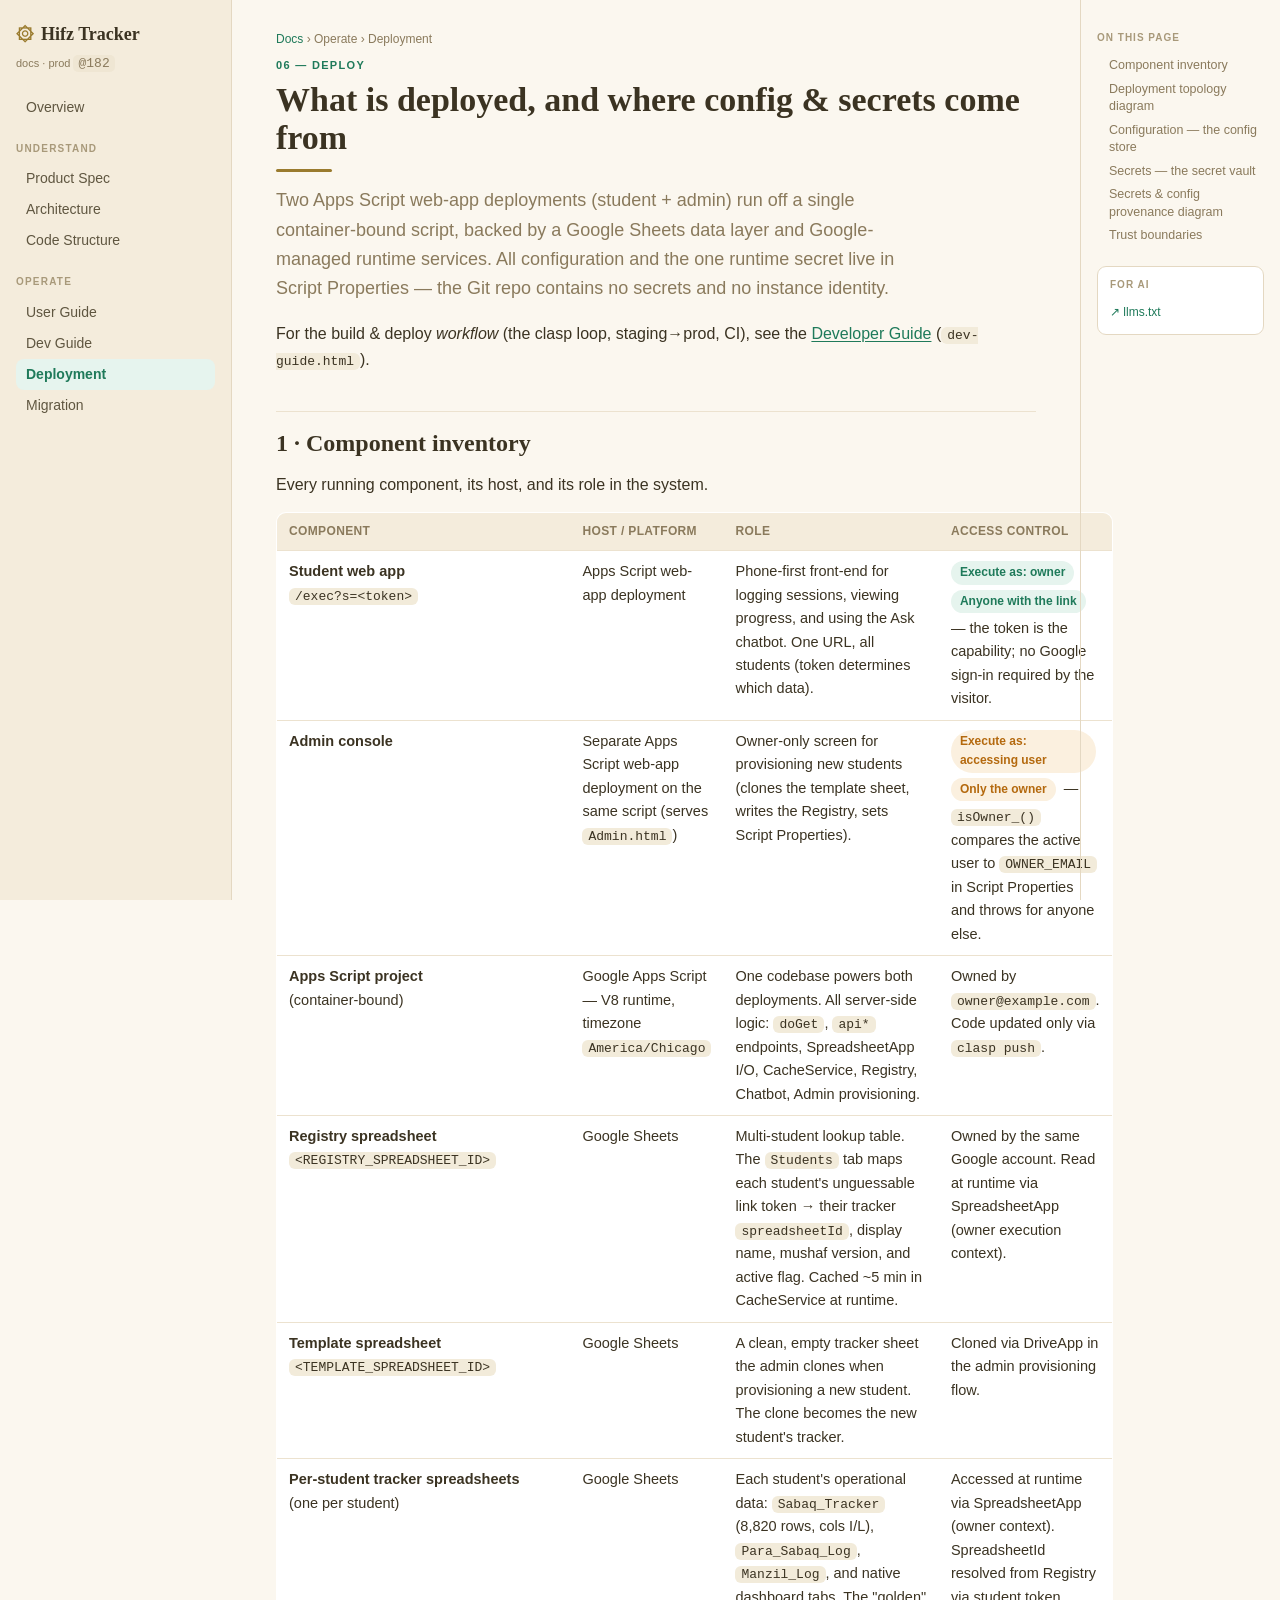
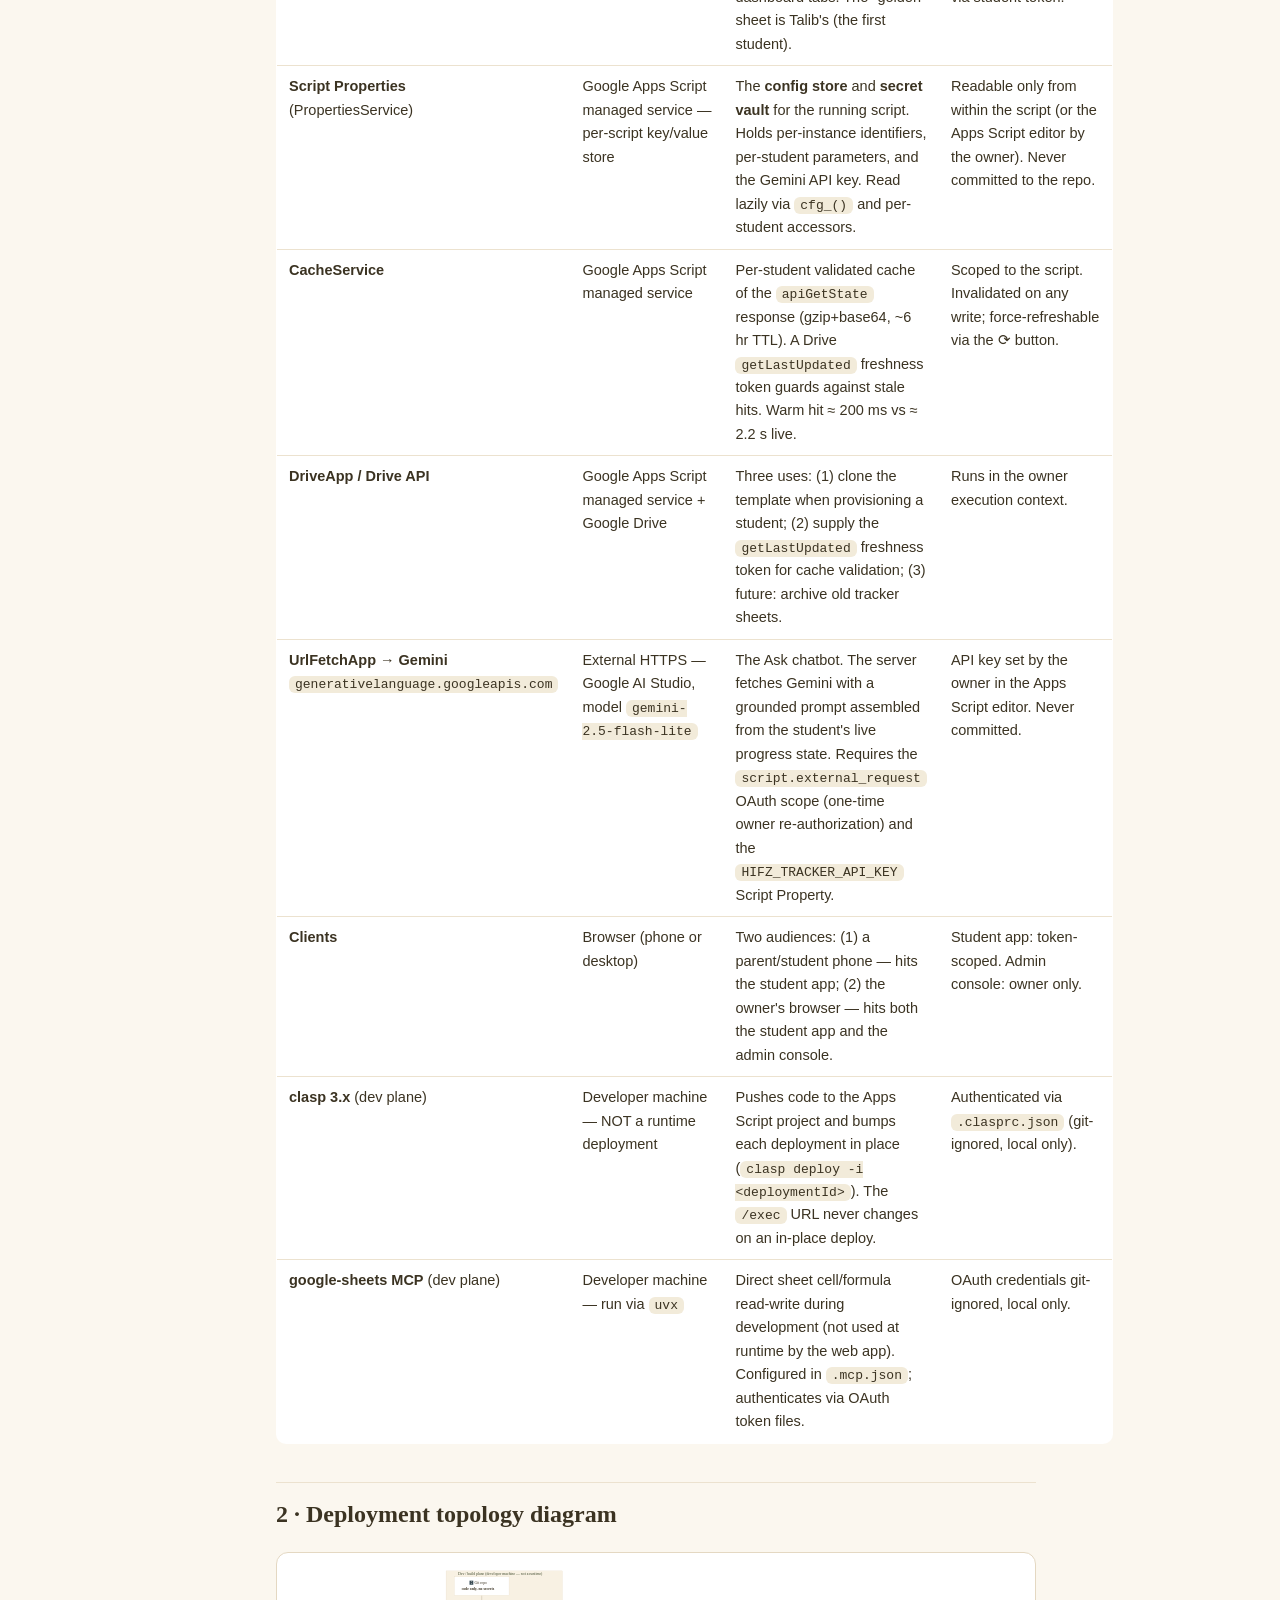
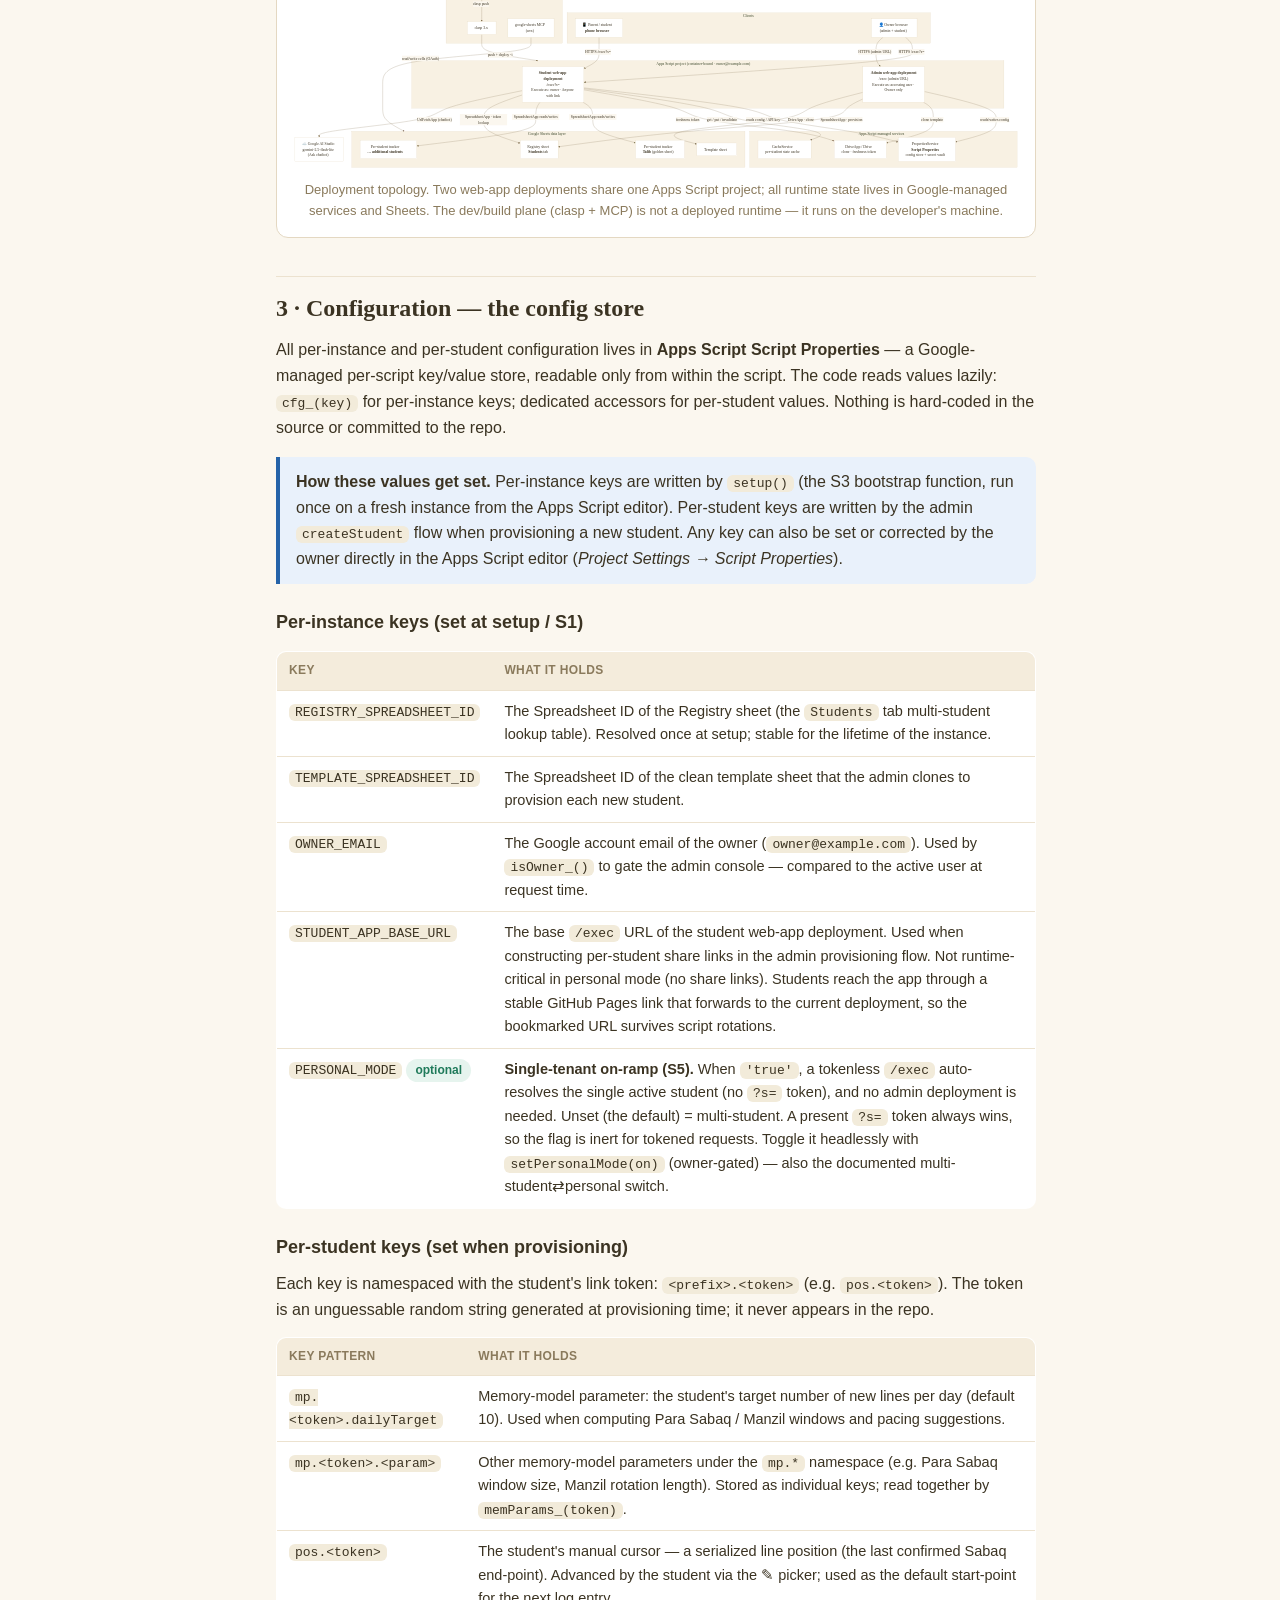
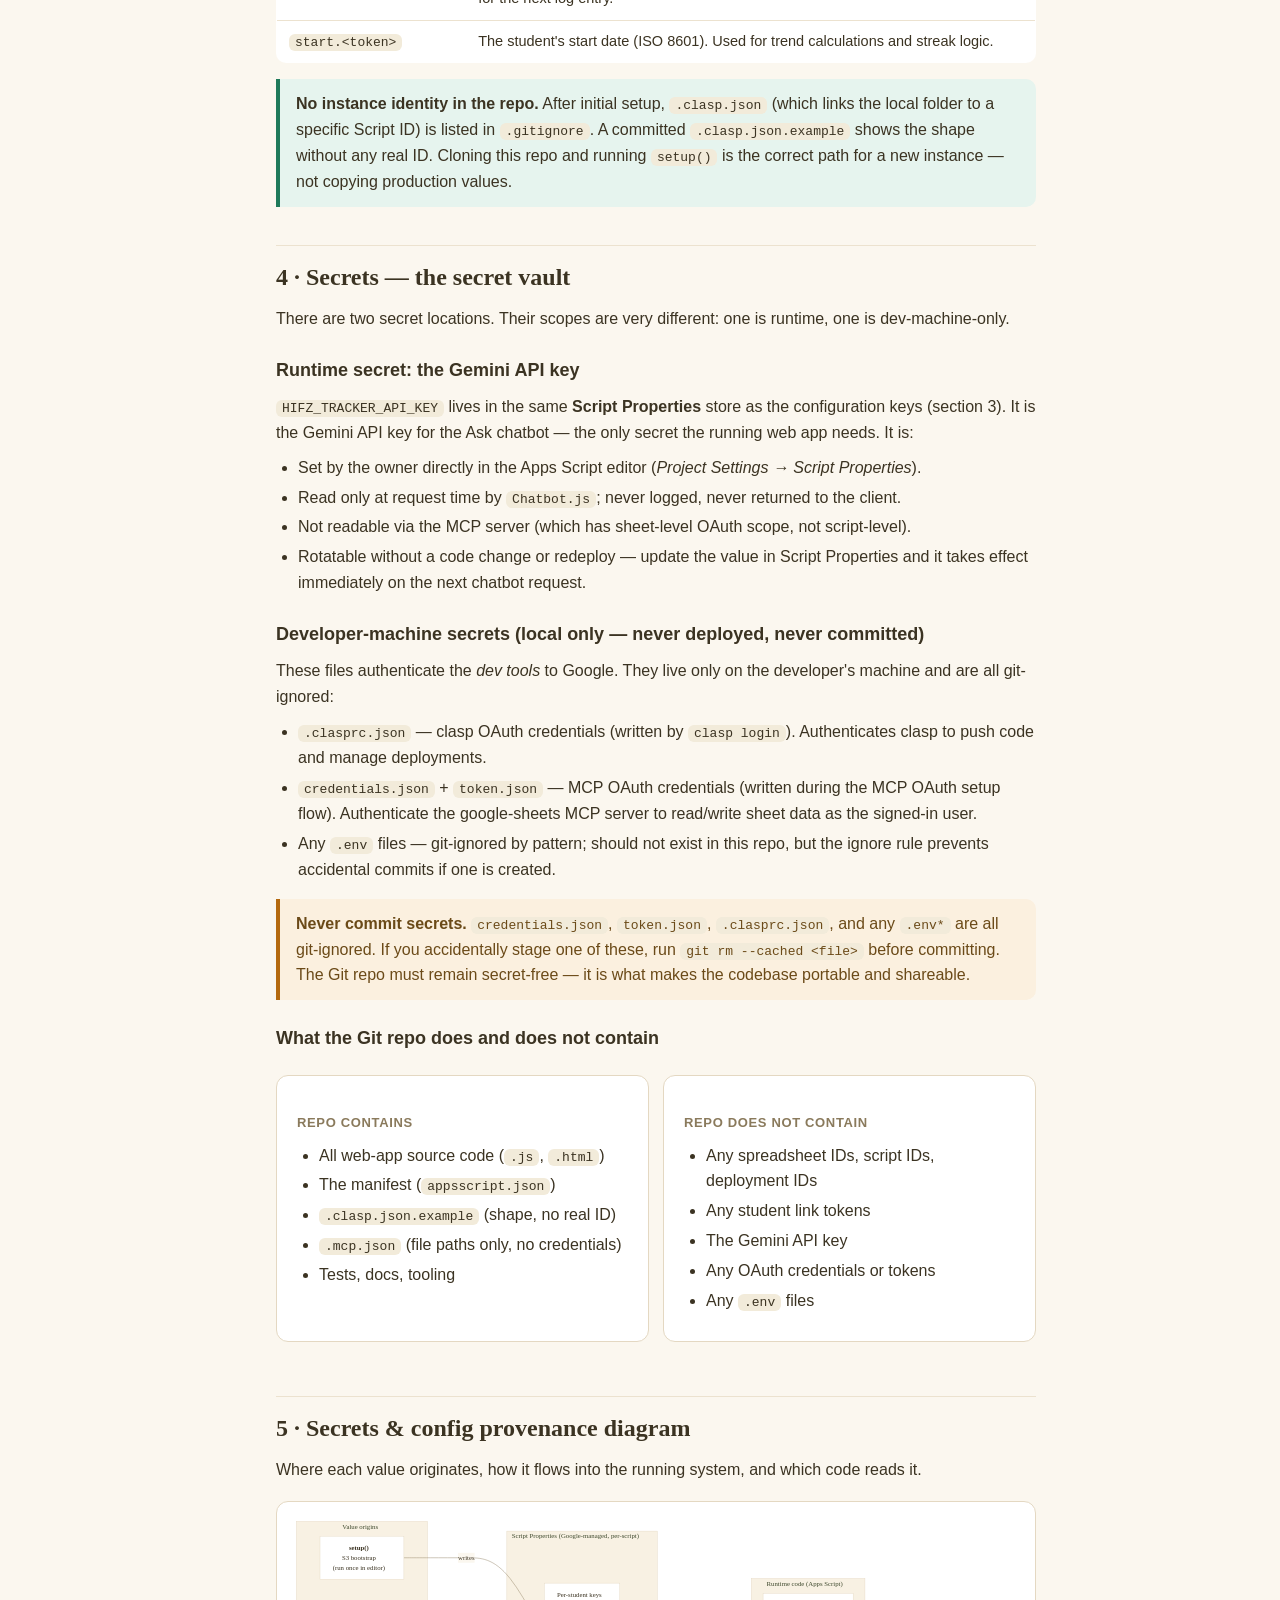
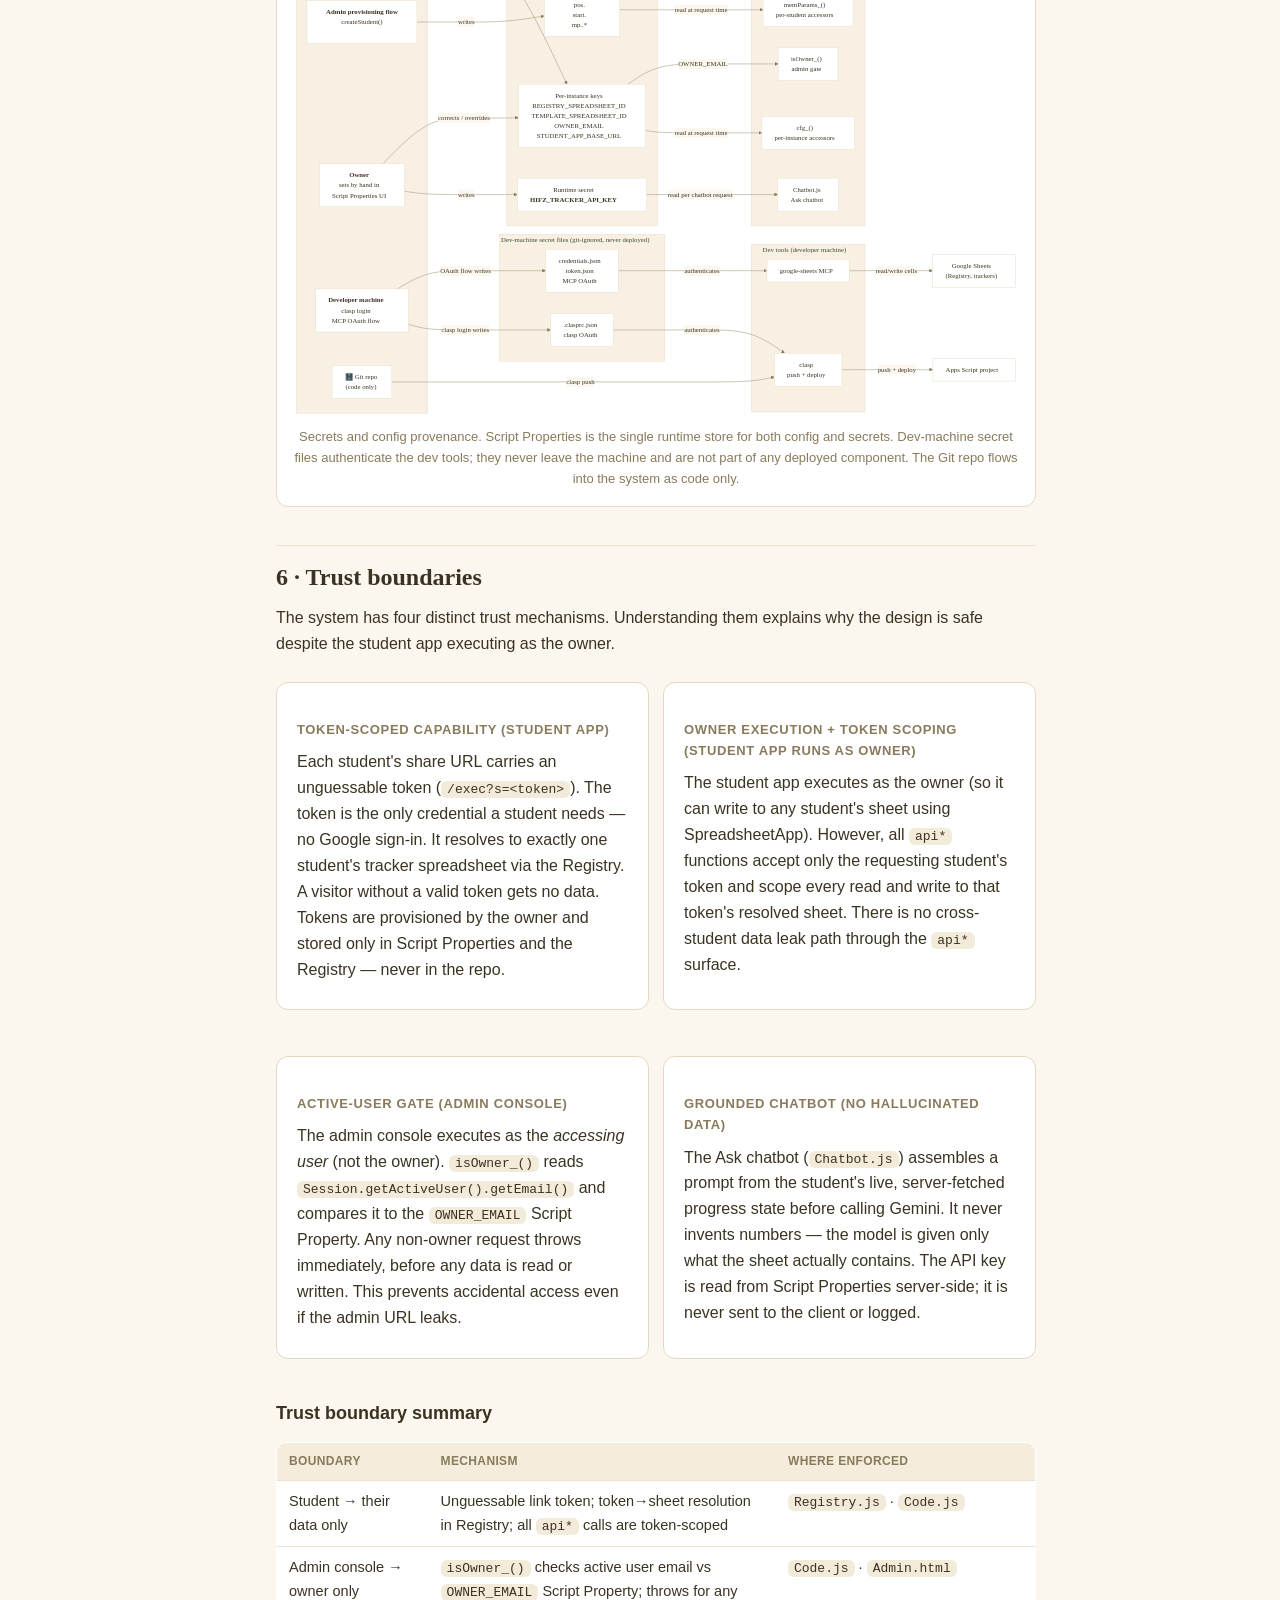
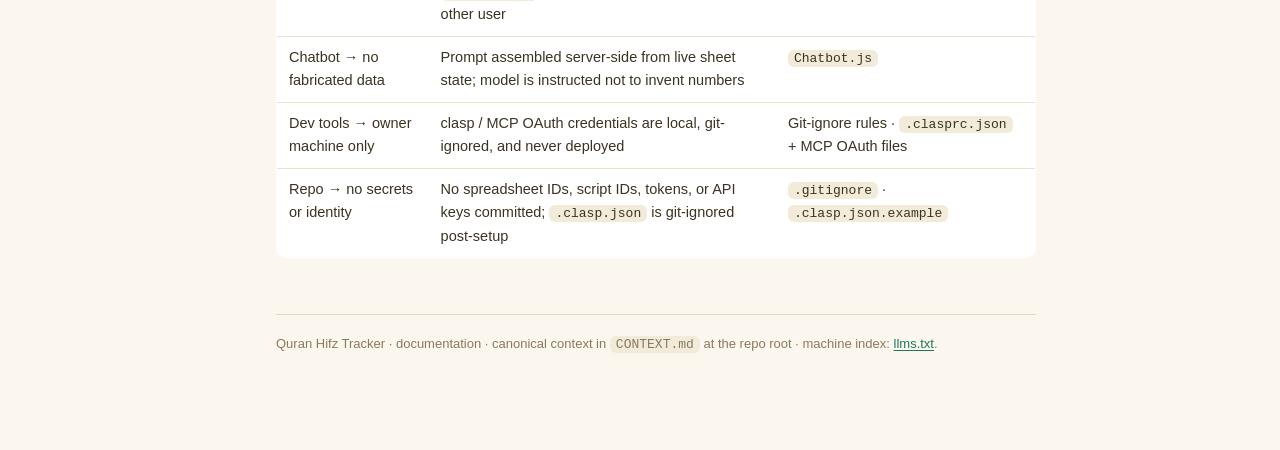
<file: docs/deployment.html>
<!DOCTYPE html>
<html lang="en">
<head>
<meta charset="utf-8">
<meta name="viewport" content="width=device-width, initial-scale=1">
<title>Deployment Architecture — Quran Hifz Tracker</title>
<meta name="description" content="What's deployed and where config & secrets live: the two web-app deployments, the Registry/Template/per-student sheets, the config store and secret vault.">
<link rel="stylesheet" href="styles.css">
</head>
<body>
<a class="skip" href="#main">Skip to content</a>
<input type="checkbox" id="navtoggle" class="navtoggle">
<label class="hamburger" for="navtoggle">☰ &nbsp;Hifz Tracker docs</label>
<div class="shell">

  <nav class="sidenav" aria-label="Documentation sections">
    <a class="brand" href="index.html"><span class="mark">۞</span> Hifz Tracker</a>
    <div class="ver">docs · prod <code>@182</code></div>
    <a class="nav" href="index.html">Overview</a>
    <div class="band">Understand</div>
    <a class="nav" href="product-spec.html">Product Spec</a>
    <a class="nav" href="architecture.html">Architecture</a>
    <a class="nav" href="code-structure.html">Code Structure</a>
    <div class="band">Operate</div>
    <a class="nav" href="user-guide.html">User Guide</a>
    <a class="nav" href="dev-guide.html">Dev Guide</a>
    <a class="nav active" href="deployment.html">Deployment</a>
    <a class="nav" href="migration.html">Migration</a>
  </nav>

  <main class="content" id="main"><div class="inner">
    <div class="crumb"><a href="index.html">Docs</a> › Operate › Deployment</div>
    <header class="pagehead">
      <div class="kick">06 — Deploy</div>
      <h1>What is deployed, and where config &amp; secrets come from</h1>
      <div class="flourish"></div>
      <p class="lead">Two Apps Script web-app deployments (student + admin) run off a single container-bound
      script, backed by a Google Sheets data layer and Google-managed runtime services. All configuration
      and the one runtime secret live in Script Properties — the Git repo contains no secrets and no
      instance identity.</p>
    </header>

  <p>For the build &amp; deploy <em>workflow</em> (the clasp loop, staging→prod, CI), see the
  <a href="dev-guide.html">Developer Guide</a> (<code>dev-guide.html</code>).</p>

  <!-- ═══════════════════════════════════════════════════════════════════ -->
  <h2 class="anchor" id="inventory">1 · Component inventory</h2>

  <p>Every running component, its host, and its role in the system.</p>

  <table>
    <thead>
      <tr>
        <th>Component</th>
        <th>Host / platform</th>
        <th>Role</th>
        <th>Access control</th>
      </tr>
    </thead>
    <tbody>
      <tr>
        <td><b>Student web app</b><br><code>/exec?s=&lt;token&gt;</code></td>
        <td>Apps Script web-app deployment</td>
        <td>Phone-first front-end for logging sessions, viewing progress, and using the Ask chatbot. One URL, all students (token determines which data).</td>
        <td><span class="pill">Execute as: owner</span> <span class="pill blue">Anyone with the link</span> — the token is the capability; no Google sign-in required by the visitor.</td>
      </tr>
      <tr>
        <td><b>Admin console</b></td>
        <td>Separate Apps Script web-app deployment on the same script (serves <code>Admin.html</code>)</td>
        <td>Owner-only screen for provisioning new students (clones the template sheet, writes the Registry, sets Script Properties).</td>
        <td><span class="pill warn">Execute as: accessing user</span> <span class="pill warn">Only the owner</span> — <code>isOwner_()</code> compares the active user to <code>OWNER_EMAIL</code> in Script Properties and throws for anyone else.</td>
      </tr>
      <tr>
        <td><b>Apps Script project</b><br>(container-bound)</td>
        <td>Google Apps Script — V8 runtime, timezone <code>America/Chicago</code></td>
        <td>One codebase powers both deployments. All server-side logic: <code>doGet</code>, <code>api*</code> endpoints, SpreadsheetApp I/O, CacheService, Registry, Chatbot, Admin provisioning.</td>
        <td>Owned by <code>owner@example.com</code>. Code updated only via <code>clasp push</code>.</td>
      </tr>
      <tr>
        <td><b>Registry spreadsheet</b><br><code>&lt;REGISTRY_SPREADSHEET_ID&gt;</code></td>
        <td>Google Sheets</td>
        <td>Multi-student lookup table. The <code>Students</code> tab maps each student's unguessable link token → their tracker <code>spreadsheetId</code>, display name, mushaf version, and active flag. Cached ~5 min in CacheService at runtime.</td>
        <td>Owned by the same Google account. Read at runtime via SpreadsheetApp (owner execution context).</td>
      </tr>
      <tr>
        <td><b>Template spreadsheet</b><br><code>&lt;TEMPLATE_SPREADSHEET_ID&gt;</code></td>
        <td>Google Sheets</td>
        <td>A clean, empty tracker sheet the admin clones when provisioning a new student. The clone becomes the new student's tracker.</td>
        <td>Cloned via DriveApp in the admin provisioning flow.</td>
      </tr>
      <tr>
        <td><b>Per-student tracker spreadsheets</b><br>(one per student)</td>
        <td>Google Sheets</td>
        <td>Each student's operational data: <code>Sabaq_Tracker</code> (8,820 rows, cols I/L), <code>Para_Sabaq_Log</code>, <code>Manzil_Log</code>, and native dashboard tabs. The "golden" sheet is Talib's (the first student).</td>
        <td>Accessed at runtime via SpreadsheetApp (owner context). SpreadsheetId resolved from Registry via student token.</td>
      </tr>
      <tr>
        <td><b>Script Properties</b><br>(PropertiesService)</td>
        <td>Google Apps Script managed service — per-script key/value store</td>
        <td>The <b>config store</b> and <b>secret vault</b> for the running script. Holds per-instance identifiers, per-student parameters, and the Gemini API key. Read lazily via <code>cfg_()</code> and per-student accessors.</td>
        <td>Readable only from within the script (or the Apps Script editor by the owner). Never committed to the repo.</td>
      </tr>
      <tr>
        <td><b>CacheService</b></td>
        <td>Google Apps Script managed service</td>
        <td>Per-student validated cache of the <code>apiGetState</code> response (gzip+base64, ~6 hr TTL). A Drive <code>getLastUpdated</code> freshness token guards against stale hits. Warm hit ≈ 200 ms vs ≈ 2.2 s live.</td>
        <td>Scoped to the script. Invalidated on any write; force-refreshable via the ⟳ button.</td>
      </tr>
      <tr>
        <td><b>DriveApp / Drive API</b></td>
        <td>Google Apps Script managed service + Google Drive</td>
        <td>Three uses: (1) clone the template when provisioning a student; (2) supply the <code>getLastUpdated</code> freshness token for cache validation; (3) future: archive old tracker sheets.</td>
        <td>Runs in the owner execution context.</td>
      </tr>
      <tr>
        <td><b>UrlFetchApp → Gemini</b><br><code>generativelanguage.googleapis.com</code></td>
        <td>External HTTPS — Google AI Studio, model <code>gemini-2.5-flash-lite</code></td>
        <td>The Ask chatbot. The server fetches Gemini with a grounded prompt assembled from the student's live progress state. Requires the <code>script.external_request</code> OAuth scope (one-time owner re-authorization) and the <code>HIFZ_TRACKER_API_KEY</code> Script Property.</td>
        <td>API key set by the owner in the Apps Script editor. Never committed.</td>
      </tr>
      <tr>
        <td><b>Clients</b></td>
        <td>Browser (phone or desktop)</td>
        <td>Two audiences: (1) a parent/student phone — hits the student app; (2) the owner's browser — hits both the student app and the admin console.</td>
        <td>Student app: token-scoped. Admin console: owner only.</td>
      </tr>
      <tr>
        <td><b>clasp 3.x</b> (dev plane)</td>
        <td>Developer machine — NOT a runtime deployment</td>
        <td>Pushes code to the Apps Script project and bumps each deployment in place (<code>clasp deploy -i &lt;deploymentId&gt;</code>). The <code>/exec</code> URL never changes on an in-place deploy.</td>
        <td>Authenticated via <code>.clasprc.json</code> (git-ignored, local only).</td>
      </tr>
      <tr>
        <td><b>google-sheets MCP</b> (dev plane)</td>
        <td>Developer machine — run via <code>uvx</code></td>
        <td>Direct sheet cell/formula read-write during development (not used at runtime by the web app). Configured in <code>.mcp.json</code>; authenticates via OAuth token files.</td>
        <td>OAuth credentials git-ignored, local only.</td>
      </tr>
    </tbody>
  </table>

  <!-- ═══════════════════════════════════════════════════════════════════ -->
  <h2 class="anchor" id="topology">2 · Deployment topology diagram</h2>

  <div class="figure">
    <!--mmd:deployment-1--><div class="mmd"><svg id="mmd-deployment-1" width="100%" xmlns="http://www.w3.org/2000/svg" xmlns:xlink="http://www.w3.org/1999/xlink" class="flowchart" style="max-width: 3062.98px; background-color: transparent;;max-width:100%;height:auto" viewBox="0 0 3062.984375 845" role="graphics-document document" aria-roledescription="flowchart-v2"><style>#mmd-deployment-1{font-family:Georgia,"Times New Roman",serif;font-size:16px;fill:#3b3322;}@keyframes edge-animation-frame{from{stroke-dashoffset:0;}}@keyframes dash{to{stroke-dashoffset:0;}}#mmd-deployment-1 .edge-animation-slow{stroke-dasharray:9,5!important;stroke-dashoffset:900;animation:dash 50s linear infinite;stroke-linecap:round;}#mmd-deployment-1 .edge-animation-fast{stroke-dasharray:9,5!important;stroke-dashoffset:900;animation:dash 20s linear infinite;stroke-linecap:round;}#mmd-deployment-1 .error-icon{fill:#f4ecdc;}#mmd-deployment-1 .error-text{fill:#0b1323;stroke:#0b1323;}#mmd-deployment-1 .edge-thickness-normal{stroke-width:1px;}#mmd-deployment-1 .edge-thickness-thick{stroke-width:3.5px;}#mmd-deployment-1 .edge-pattern-solid{stroke-dasharray:0;}#mmd-deployment-1 .edge-thickness-invisible{stroke-width:0;fill:none;}#mmd-deployment-1 .edge-pattern-dashed{stroke-dasharray:3;}#mmd-deployment-1 .edge-pattern-dotted{stroke-dasharray:2;}#mmd-deployment-1 .marker{fill:#8a7a5c;stroke:#8a7a5c;}#mmd-deployment-1 .marker.cross{stroke:#8a7a5c;}#mmd-deployment-1 svg{font-family:Georgia,"Times New Roman",serif;font-size:16px;}#mmd-deployment-1 p{margin:0;}#mmd-deployment-1 .label{font-family:Georgia,"Times New Roman",serif;color:#3b3322;}#mmd-deployment-1 .cluster-label text{fill:#3f4a2e;}#mmd-deployment-1 .cluster-label span{color:#3f4a2e;}#mmd-deployment-1 .cluster-label span p{background-color:transparent;}#mmd-deployment-1 .label text,#mmd-deployment-1 span{fill:#3b3322;color:#3b3322;}#mmd-deployment-1 .node rect,#mmd-deployment-1 .node circle,#mmd-deployment-1 .node ellipse,#mmd-deployment-1 .node polygon,#mmd-deployment-1 .node path{fill:#ffffff;stroke:#e4d8c2;stroke-width:1px;}#mmd-deployment-1 .rough-node .label text,#mmd-deployment-1 .node .label text,#mmd-deployment-1 .image-shape .label,#mmd-deployment-1 .icon-shape .label{text-anchor:middle;}#mmd-deployment-1 .node .katex path{fill:#000;stroke:#000;stroke-width:1px;}#mmd-deployment-1 .rough-node .label,#mmd-deployment-1 .node .label,#mmd-deployment-1 .image-shape .label,#mmd-deployment-1 .icon-shape .label{text-align:center;}#mmd-deployment-1 .node.clickable{cursor:pointer;}#mmd-deployment-1 .root .anchor path{fill:#8a7a5c!important;stroke-width:0;stroke:#8a7a5c;}#mmd-deployment-1 .arrowheadPath{fill:rgba(255, 255, 255, 0);}#mmd-deployment-1 .edgePath .path{stroke:#8a7a5c;stroke-width:1px;}#mmd-deployment-1 .flowchart-link{stroke:#8a7a5c;fill:none;}#mmd-deployment-1 .edgeLabel{background-color:#fbf7ef;text-align:center;}#mmd-deployment-1 .edgeLabel p{background-color:#fbf7ef;}#mmd-deployment-1 .edgeLabel rect{opacity:0.5;background-color:#fbf7ef;fill:#fbf7ef;}#mmd-deployment-1 .labelBkg{background-color:rgba(251, 247, 239, 0.5);}#mmd-deployment-1 .cluster rect{fill:#f8f1e3;stroke:#e4d8c2;stroke-width:1px;}#mmd-deployment-1 .cluster text{fill:#3f4a2e;}#mmd-deployment-1 .cluster span{color:#3f4a2e;}#mmd-deployment-1 div.mermaidTooltip{position:absolute;text-align:center;max-width:200px;padding:2px;font-family:Georgia,"Times New Roman",serif;font-size:12px;background:#f4ecdc;border:1px solid hsl(40, 12.1739130435%, 80.9803921569%);border-radius:2px;pointer-events:none;z-index:100;}#mmd-deployment-1 .flowchartTitleText{text-anchor:middle;font-size:18px;fill:#3b3322;}#mmd-deployment-1 rect.text{fill:none;stroke-width:0;}#mmd-deployment-1 .icon-shape,#mmd-deployment-1 .image-shape{background-color:#fbf7ef;text-align:center;}#mmd-deployment-1 .icon-shape p,#mmd-deployment-1 .image-shape p{background-color:#fbf7ef;padding:2px;}#mmd-deployment-1 .icon-shape .label rect,#mmd-deployment-1 .image-shape .label rect{opacity:0.5;background-color:#fbf7ef;fill:#fbf7ef;}#mmd-deployment-1 .label-icon{display:inline-block;height:1em;overflow:visible;vertical-align:-0.125em;}#mmd-deployment-1 .node .label-icon path{fill:currentColor;stroke:revert;stroke-width:revert;}#mmd-deployment-1 .node .neo-node{stroke:#e4d8c2;}#mmd-deployment-1 [data-look="neo"].node rect,#mmd-deployment-1 [data-look="neo"].cluster rect,#mmd-deployment-1 [data-look="neo"].node polygon{stroke:url(#mmd-deployment-1-gradient);filter:drop-shadow( 1px 2px 2px rgba(185,185,185,1));}#mmd-deployment-1 [data-look="neo"].node path{stroke:url(#mmd-deployment-1-gradient);stroke-width:1px;}#mmd-deployment-1 [data-look="neo"].node .outer-path{filter:drop-shadow( 1px 2px 2px rgba(185,185,185,1));}#mmd-deployment-1 [data-look="neo"].node .neo-line path{stroke:#e4d8c2;filter:none;}#mmd-deployment-1 [data-look="neo"].node circle{stroke:url(#mmd-deployment-1-gradient);filter:drop-shadow( 1px 2px 2px rgba(185,185,185,1));}#mmd-deployment-1 [data-look="neo"].node circle .state-start{fill:#000000;}#mmd-deployment-1 [data-look="neo"].icon-shape .icon{fill:url(#mmd-deployment-1-gradient);filter:drop-shadow( 1px 2px 2px rgba(185,185,185,1));}#mmd-deployment-1 [data-look="neo"].icon-shape .icon-neo path{stroke:url(#mmd-deployment-1-gradient);filter:drop-shadow( 1px 2px 2px rgba(185,185,185,1));}#mmd-deployment-1 :root{--mermaid-font-family:"trebuchet ms",verdana,arial,sans-serif;}</style><g><marker id="mmd-deployment-1_flowchart-v2-pointEnd" class="marker flowchart-v2" viewBox="0 0 10 10" refX="5" refY="5" markerUnits="userSpaceOnUse" markerWidth="8" markerHeight="8" orient="auto"><path d="M 0 0 L 10 5 L 0 10 z" class="arrowMarkerPath" style="stroke-width: 1; stroke-dasharray: 1, 0;"/></marker><marker id="mmd-deployment-1_flowchart-v2-pointStart" class="marker flowchart-v2" viewBox="0 0 10 10" refX="4.5" refY="5" markerUnits="userSpaceOnUse" markerWidth="8" markerHeight="8" orient="auto"><path d="M 0 5 L 10 10 L 10 0 z" class="arrowMarkerPath" style="stroke-width: 1; stroke-dasharray: 1, 0;"/></marker><marker id="mmd-deployment-1_flowchart-v2-pointEnd-margin" class="marker flowchart-v2" viewBox="0 0 11.5 14" refX="11.5" refY="7" markerUnits="userSpaceOnUse" markerWidth="10.5" markerHeight="14" orient="auto"><path d="M 0 0 L 11.5 7 L 0 14 z" class="arrowMarkerPath" style="stroke-width: 0; stroke-dasharray: 1, 0;"/></marker><marker id="mmd-deployment-1_flowchart-v2-pointStart-margin" class="marker flowchart-v2" viewBox="0 0 11.5 14" refX="1" refY="7" markerUnits="userSpaceOnUse" markerWidth="11.5" markerHeight="14" orient="auto"><polygon points="0,7 11.5,14 11.5,0" class="arrowMarkerPath" style="stroke-width: 0; stroke-dasharray: 1, 0;"/></marker><marker id="mmd-deployment-1_flowchart-v2-circleEnd" class="marker flowchart-v2" viewBox="0 0 10 10" refX="11" refY="5" markerUnits="userSpaceOnUse" markerWidth="11" markerHeight="11" orient="auto"><circle cx="5" cy="5" r="5" class="arrowMarkerPath" style="stroke-width: 1; stroke-dasharray: 1, 0;"/></marker><marker id="mmd-deployment-1_flowchart-v2-circleStart" class="marker flowchart-v2" viewBox="0 0 10 10" refX="-1" refY="5" markerUnits="userSpaceOnUse" markerWidth="11" markerHeight="11" orient="auto"><circle cx="5" cy="5" r="5" class="arrowMarkerPath" style="stroke-width: 1; stroke-dasharray: 1, 0;"/></marker><marker id="mmd-deployment-1_flowchart-v2-circleEnd-margin" class="marker flowchart-v2" viewBox="0 0 10 10" refY="5" refX="12.25" markerUnits="userSpaceOnUse" markerWidth="14" markerHeight="14" orient="auto"><circle cx="5" cy="5" r="5" class="arrowMarkerPath" style="stroke-width: 0; stroke-dasharray: 1, 0;"/></marker><marker id="mmd-deployment-1_flowchart-v2-circleStart-margin" class="marker flowchart-v2" viewBox="0 0 10 10" refX="-2" refY="5" markerUnits="userSpaceOnUse" markerWidth="14" markerHeight="14" orient="auto"><circle cx="5" cy="5" r="5" class="arrowMarkerPath" style="stroke-width: 0; stroke-dasharray: 1, 0;"/></marker><marker id="mmd-deployment-1_flowchart-v2-crossEnd" class="marker cross flowchart-v2" viewBox="0 0 11 11" refX="12" refY="5.2" markerUnits="userSpaceOnUse" markerWidth="11" markerHeight="11" orient="auto"><path d="M 1,1 l 9,9 M 10,1 l -9,9" class="arrowMarkerPath" style="stroke-width: 2; stroke-dasharray: 1, 0;"/></marker><marker id="mmd-deployment-1_flowchart-v2-crossStart" class="marker cross flowchart-v2" viewBox="0 0 11 11" refX="-1" refY="5.2" markerUnits="userSpaceOnUse" markerWidth="11" markerHeight="11" orient="auto"><path d="M 1,1 l 9,9 M 10,1 l -9,9" class="arrowMarkerPath" style="stroke-width: 2; stroke-dasharray: 1, 0;"/></marker><marker id="mmd-deployment-1_flowchart-v2-crossEnd-margin" class="marker cross flowchart-v2" viewBox="0 0 15 15" refX="17.7" refY="7.5" markerUnits="userSpaceOnUse" markerWidth="12" markerHeight="12" orient="auto"><path d="M 1,1 L 14,14 M 1,14 L 14,1" class="arrowMarkerPath" style="stroke-width: 2.5;"/></marker><marker id="mmd-deployment-1_flowchart-v2-crossStart-margin" class="marker cross flowchart-v2" viewBox="0 0 15 15" refX="-3.5" refY="7.5" markerUnits="userSpaceOnUse" markerWidth="12" markerHeight="12" orient="auto"><path d="M 1,1 L 14,14 M 1,14 L 14,1" class="arrowMarkerPath" style="stroke-width: 2.5; stroke-dasharray: 1, 0;"/></marker><g class="root"><g class="clusters"><g class="cluster" id="mmd-deployment-1-SheetsLayer" data-look="classic"><rect style="" x="248.0625" y="685" width="1658.75" height="152"/><g class="cluster-label" transform="translate(991.0703125, 685)"><foreignObject width="172.734375" height="24"><div xmlns="http://www.w3.org/1999/xhtml" style="display: table-cell; white-space: nowrap; line-height: 1.5;"><span class="nodeLabel"><p>Google Sheets data layer</p></span></div></foreignObject></g></g><g class="cluster" id="mmd-deployment-1-Services" data-look="classic"><rect style="" x="1926.8125" y="685" width="1128.171875" height="152"/><g class="cluster-label" transform="translate(2385.8203125, 685)"><foreignObject width="210.15625" height="24"><div xmlns="http://www.w3.org/1999/xhtml" style="display: table-cell; white-space: nowrap; line-height: 1.5;"><span class="nodeLabel"><p>Apps Script managed services</p></span></div></foreignObject></g></g><g class="cluster" id="mmd-deployment-1-GAS" data-look="classic"><rect style="" x="501.05078125" y="387" width="2498.35546875" height="200"/><g class="cluster-label" transform="translate(1532.791015625, 387)"><foreignObject width="434.875" height="24"><div xmlns="http://www.w3.org/1999/xhtml" style="display: table-cell; white-space: nowrap; line-height: 1.5;"><span class="nodeLabel"><p>Apps Script project  (container-bound · owner@example.com)</p></span></div></foreignObject></g></g><g class="cluster" id="mmd-deployment-1-DevPlane" data-look="classic"><rect style="" x="645.7890625" y="8" width="490.5625" height="305"/><g class="cluster-label" transform="translate(696.09375, 8)"><foreignObject width="389.953125" height="24"><div xmlns="http://www.w3.org/1999/xhtml" style="display: table-cell; white-space: nowrap; line-height: 1.5;"><span class="nodeLabel"><p>Dev / build plane  (developer machine — not a runtime)</p></span></div></foreignObject></g></g><g class="cluster" id="mmd-deployment-1-Clients" data-look="classic"><rect style="" x="1156.3515625" y="185" width="1532.96875" height="128"/><g class="cluster-label" transform="translate(1898.25, 185)"><foreignObject width="49.171875" height="24"><div xmlns="http://www.w3.org/1999/xhtml" style="display: table-cell; white-space: nowrap; line-height: 1.5;"><span class="nodeLabel"><p>Clients</p></span></div></foreignObject></g></g></g><g class="edgePaths"><path d="M1291.203,288L1291.203,292.167C1291.203,296.333,1291.203,304.667,1291.203,315C1291.203,325.333,1291.203,337.667,1291.203,350C1291.203,362.333,1291.203,374.667,1281.122,386.029C1271.041,397.391,1250.878,407.781,1240.797,412.977L1230.716,418.172" id="mmd-deployment-1-L_PHONE_STUDENT_0" class="edge-thickness-normal edge-pattern-solid edge-thickness-normal edge-pattern-solid flowchart-link" style=";" data-edge="true" data-et="edge" data-id="L_PHONE_STUDENT_0" data-points="W3sieCI6MTI5MS4yMDMxMjUsInkiOjI4OH0seyJ4IjoxMjkxLjIwMzEyNSwieSI6MzEzfSx7IngiOjEyOTEuMjAzMTI1LCJ5IjozNTB9LHsieCI6MTI5MS4yMDMxMjUsInkiOjM4N30seyJ4IjoxMjI3LjE2MDE1NjI1LCJ5Ijo0MjAuMDA0NTI5NDQxMzY4OX1d" data-look="classic" marker-end="url(#mmd-deployment-1_flowchart-v2-pointEnd)"/><path d="M2583.627,288L2588.647,292.167C2593.666,296.333,2603.704,304.667,2608.723,315C2613.742,325.333,2613.742,337.667,2613.742,350C2613.742,362.333,2613.742,374.667,2383.31,396.027C2152.879,417.388,1692.015,447.777,1461.583,462.971L1231.151,478.165" id="mmd-deployment-1-L_OWNER_STUDENT_0" class="edge-thickness-normal edge-pattern-solid edge-thickness-normal edge-pattern-solid flowchart-link" style=";" data-edge="true" data-et="edge" data-id="L_OWNER_STUDENT_0" data-points="[base64]" data-look="classic" marker-end="url(#mmd-deployment-1_flowchart-v2-pointEnd)"/><path d="M2489.669,288L2484.65,292.167C2479.631,296.333,2469.593,304.667,2464.574,315C2459.555,325.333,2459.555,337.667,2459.555,350C2459.555,362.333,2459.555,374.667,2462.258,384.465C2464.962,394.264,2470.37,401.528,2473.074,405.16L2475.777,408.791" id="mmd-deployment-1-L_OWNER_ADMIN_0" class="edge-thickness-normal edge-pattern-solid edge-thickness-normal edge-pattern-solid flowchart-link" style=";" data-edge="true" data-et="edge" data-id="L_OWNER_ADMIN_0" data-points="W3sieCI6MjQ4OS42Njk0MzM1OTM3NSwieSI6Mjg4fSx7IngiOjI0NTkuNTU0Njg3NSwieSI6MzEzfSx7IngiOjI0NTkuNTU0Njg3NSwieSI6MzUwfSx7IngiOjI0NTkuNTU0Njg3NSwieSI6Mzg3fSx7IngiOjI0NzguMTY2MDE1NjI1LCJ5Ijo0MTJ9XQ==" data-look="classic" marker-end="url(#mmd-deployment-1_flowchart-v2-pointEnd)"/><path d="M1227.16,501.567L1354.232,515.806C1481.303,530.045,1735.447,558.522,1862.518,580.928C1989.59,603.333,1989.59,619.667,2054.546,636C2119.501,652.333,2249.413,668.667,2342.787,684.151C2436.162,699.636,2493,714.272,2521.418,721.59L2549.837,728.908" id="mmd-deployment-1-L_STUDENT_PROPS_0" class="edge-thickness-normal edge-pattern-solid edge-thickness-normal edge-pattern-solid flowchart-link" style=";" data-edge="true" data-et="edge" data-id="L_STUDENT_PROPS_0" data-points="[base64]" data-look="classic" marker-end="url(#mmd-deployment-1_flowchart-v2-pointEnd)"/><path d="M2664,517.016L2714.518,528.68C2765.036,540.344,2866.073,563.672,2916.591,583.503C2967.109,603.333,2967.109,619.667,2967.109,636C2967.109,652.333,2967.109,668.667,2939.105,684.106C2911.1,699.545,2855.091,714.091,2827.087,721.363L2799.083,728.636" id="mmd-deployment-1-L_ADMIN_PROPS_0" class="edge-thickness-normal edge-pattern-solid edge-thickness-normal edge-pattern-solid flowchart-link" style=";" data-edge="true" data-et="edge" data-id="L_ADMIN_PROPS_0" data-points="[base64]" data-look="classic" marker-end="url(#mmd-deployment-1_flowchart-v2-pointEnd)"/><path d="M1227.16,505.011L1325.788,518.676C1424.415,532.341,1621.671,559.67,1720.298,581.502C1818.926,603.333,1818.926,619.667,1896.437,636C1973.948,652.333,2128.97,668.667,2190.057,682.773C2251.144,696.88,2218.296,708.76,2201.872,714.7L2185.448,720.64" id="mmd-deployment-1-L_STUDENT_CACHE_0" class="edge-thickness-normal edge-pattern-solid edge-thickness-normal edge-pattern-solid flowchart-link" style=";" data-edge="true" data-et="edge" data-id="L_STUDENT_CACHE_0" data-points="[base64]" data-look="classic" marker-end="url(#mmd-deployment-1_flowchart-v2-pointEnd)"/><path d="M1227.16,509.66L1301.109,522.55C1375.059,535.44,1522.957,561.22,1596.906,582.277C1670.855,603.333,1670.855,619.667,1751.786,636C1832.716,652.333,1994.577,668.667,2096.027,683.411C2197.478,698.155,2238.518,711.31,2259.038,717.887L2279.558,724.465" id="mmd-deployment-1-L_STUDENT_DRIVE_0" class="edge-thickness-normal edge-pattern-solid edge-thickness-normal edge-pattern-solid flowchart-link" style=";" data-edge="true" data-et="edge" data-id="L_STUDENT_DRIVE_0" data-points="[base64]" data-look="classic" marker-end="url(#mmd-deployment-1_flowchart-v2-pointEnd)"/><path d="M2659.728,562L2666.712,566.167C2673.697,570.333,2687.667,578.667,2694.652,591C2701.637,603.333,2701.637,619.667,2701.637,636C2701.637,652.333,2701.637,668.667,2669.296,684.811C2636.956,700.955,2572.275,716.91,2539.935,724.888L2507.595,732.865" id="mmd-deployment-1-L_ADMIN_DRIVE_0" class="edge-thickness-normal edge-pattern-solid edge-thickness-normal edge-pattern-solid flowchart-link" style=";" data-edge="true" data-et="edge" data-id="L_ADMIN_DRIVE_0" data-points="[base64]" data-look="classic" marker-end="url(#mmd-deployment-1_flowchart-v2-pointEnd)"/><path d="M1223.017,562L1230.009,566.167C1237.001,570.333,1250.985,578.667,1257.977,591C1264.969,603.333,1264.969,619.667,1264.969,636C1264.969,652.333,1264.969,668.667,1294.369,684.713C1323.769,700.758,1382.57,716.517,1411.97,724.396L1441.371,732.275" id="mmd-deployment-1-L_STUDENT_ST1_0" class="edge-thickness-normal edge-pattern-solid edge-thickness-normal edge-pattern-solid flowchart-link" style=";" data-edge="true" data-et="edge" data-id="L_STUDENT_ST1_0" data-points="W3sieCI6MTIyMy4wMTY2MDE1NjI1LCJ5Ijo1NjJ9LHsieCI6MTI2NC45Njg3NSwieSI6NTg3fSx7IngiOjEyNjQuOTY4NzUsInkiOjYzNn0seyJ4IjoxMjY0Ljk2ODc1LCJ5Ijo2ODV9LHsieCI6MTQ0NS4yMzQzNzUsInkiOjczMy4zMTA1MzE5NzA1Nzc3fV0=" data-look="classic" marker-end="url(#mmd-deployment-1_flowchart-v2-pointEnd)"/><path d="M1042.258,562L1039.208,566.167C1036.158,570.333,1030.057,578.667,1027.007,591C1023.957,603.333,1023.957,619.667,1023.957,636C1023.957,652.333,1023.957,668.667,940.907,686.988C857.857,705.309,691.758,725.618,608.708,735.772L525.658,745.926" id="mmd-deployment-1-L_STUDENT_STN_0" class="edge-thickness-normal edge-pattern-solid edge-thickness-normal edge-pattern-solid flowchart-link" style=";" data-edge="true" data-et="edge" data-id="L_STUDENT_STN_0" data-points="W3sieCI6MTA0Mi4yNTc4MTI1LCJ5Ijo1NjJ9LHsieCI6MTAyMy45NTcwMzEyNSwieSI6NTg3fSx7IngiOjEwMjMuOTU3MDMxMjUsInkiOjYzNn0seyJ4IjoxMDIzLjk1NzAzMTI1LCJ5Ijo2ODV9LHsieCI6NTIxLjY4NzUsInkiOjc0Ni40MTE4MjA4OTU1MjI0fV0=" data-look="classic" marker-end="url(#mmd-deployment-1_flowchart-v2-pointEnd)"/><path d="M967.16,531.338L939.96,540.615C912.759,549.892,858.358,568.446,831.158,585.89C803.957,603.333,803.957,619.667,803.957,636C803.957,652.333,803.957,668.667,829.109,684.982C854.262,701.297,904.566,717.594,929.718,725.742L954.87,733.891" id="mmd-deployment-1-L_STUDENT_REG_0" class="edge-thickness-normal edge-pattern-solid edge-thickness-normal edge-pattern-solid flowchart-link" style=";" data-edge="true" data-et="edge" data-id="L_STUDENT_REG_0" data-points="[base64]" data-look="classic" marker-end="url(#mmd-deployment-1_flowchart-v2-pointEnd)"/><path d="M2404,548.483L2390.426,554.902C2376.853,561.322,2349.706,574.161,2336.132,588.747C2322.559,603.333,2322.559,619.667,2202.488,636C2082.417,652.333,1842.275,668.667,1642.247,687.616C1442.219,706.565,1282.304,728.129,1202.347,738.912L1122.39,749.694" id="mmd-deployment-1-L_ADMIN_REG_0" class="edge-thickness-normal edge-pattern-solid edge-thickness-normal edge-pattern-solid flowchart-link" style=";" data-edge="true" data-et="edge" data-id="L_ADMIN_REG_0" data-points="[base64]" data-look="classic" marker-end="url(#mmd-deployment-1_flowchart-v2-pointEnd)"/><path d="M2404,520.532L2361.053,531.61C2318.105,542.688,2232.211,564.844,2189.264,584.089C2146.316,603.333,2146.316,619.667,2038.965,636C1931.615,652.333,1716.913,668.667,1642.544,685.608C1568.175,702.549,1634.139,720.097,1667.121,728.871L1700.103,737.646" id="mmd-deployment-1-L_ADMIN_TPL_0" class="edge-thickness-normal edge-pattern-solid edge-thickness-normal edge-pattern-solid flowchart-link" style=";" data-edge="true" data-et="edge" data-id="L_ADMIN_TPL_0" data-points="[base64]" data-look="classic" marker-end="url(#mmd-deployment-1_flowchart-v2-pointEnd)"/><path d="M967.16,513.337L906.559,525.614C845.957,537.891,724.754,562.446,664.152,582.889C603.551,603.333,603.551,619.667,521.381,636C439.211,652.333,274.871,668.667,192.701,680.333C110.531,692,110.531,699,110.531,702.5L110.531,706" id="mmd-deployment-1-L_STUDENT_GEMINI_0" class="edge-thickness-normal edge-pattern-solid edge-thickness-normal edge-pattern-solid flowchart-link" style=";" data-edge="true" data-et="edge" data-id="L_STUDENT_GEMINI_0" data-points="W3sieCI6OTY3LjE2MDE1NjI1LCJ5Ijo1MTMuMzM2NjE0ODU4NjYyM30seyJ4Ijo2MDMuNTUwNzgxMjUsInkiOjU4N30seyJ4Ijo2MDMuNTUwNzgxMjUsInkiOjYzNn0seyJ4IjoxMTAuNTMxMjUsInkiOjY4NX0seyJ4IjoxMTAuNTMxMjUsInkiOjcxMH1d" data-look="classic" marker-end="url(#mmd-deployment-1_flowchart-v2-pointEnd)"/><path d="M796.125,111L796.125,117.167C796.125,123.333,796.125,135.667,796.125,148C796.125,160.333,796.125,172.667,796.125,184.333C796.125,196,796.125,207,796.125,212.5L796.125,218" id="mmd-deployment-1-L_REPO_CLASP_0" class="edge-thickness-normal edge-pattern-solid edge-thickness-normal edge-pattern-solid flowchart-link" style=";" data-edge="true" data-et="edge" data-id="L_REPO_CLASP_0" data-points="W3sieCI6Nzk2LjEyNSwieSI6MTExfSx7IngiOjc5Ni4xMjUsInkiOjE0OH0seyJ4Ijo3OTYuMTI1LCJ5IjoxODV9LHsieCI6Nzk2LjEyNSwieSI6MjIyfV0=" data-look="classic" marker-end="url(#mmd-deployment-1_flowchart-v2-pointEnd)"/><path d="M796.125,276L796.125,282.167C796.125,288.333,796.125,300.667,796.125,313C796.125,325.333,796.125,337.667,835.056,349.897C873.987,362.128,951.849,374.256,990.781,380.32L1029.712,386.384" id="mmd-deployment-1-L_CLASP_GAS_0" class="edge-thickness-normal edge-pattern-solid edge-thickness-normal edge-pattern-solid flowchart-link" style=";" data-edge="true" data-et="edge" data-id="L_CLASP_GAS_0" data-points="W3sieCI6Nzk2LjEyNSwieSI6Mjc2fSx7IngiOjc5Ni4xMjUsInkiOjMxM30seyJ4Ijo3OTYuMTI1LCJ5IjozNTB9LHsieCI6MTAzMy42NjQwNjI1LCJ5IjozODd9LHsieCI6MTA0OS41MzgwODU5Mzc1LCJ5Ijo0MTJ9XQ==" data-look="classic" marker-end="url(#mmd-deployment-1_flowchart-v2-pointEnd)"/><path d="M1004,288L1004,292.167C1004,296.333,1004,304.667,1004,315C1004,325.333,1004,337.667,899.734,350C795.467,362.333,586.935,374.667,482.669,397.5C378.402,420.333,378.402,453.667,378.402,487C378.402,520.333,378.402,553.667,378.402,578.5C378.402,603.333,378.402,619.667,393.05,635.685C407.697,651.703,436.992,667.407,451.64,675.259L466.287,683.11" id="mmd-deployment-1-L_MCP_SheetsLayer_0" class="edge-thickness-normal edge-pattern-solid edge-thickness-normal edge-pattern-solid flowchart-link" style=";" data-edge="true" data-et="edge" data-id="L_MCP_SheetsLayer_0" data-points="[base64]" data-look="classic" marker-end="url(#mmd-deployment-1_flowchart-v2-pointEnd)"/></g><g class="edgeLabels"><g class="edgeLabel" transform="translate(1291.203125, 350)"><g class="label" data-id="L_PHONE_STUDENT_0" transform="translate(-59.3046875, -12)"><foreignObject width="118.609375" height="24"><div xmlns="http://www.w3.org/1999/xhtml" class="labelBkg" style="display: table-cell; white-space: nowrap; line-height: 1.5; max-width: 200px; text-align: center;"><span class="edgeLabel"><p>HTTPS /exec?s=</p></span></div></foreignObject></g></g><g class="edgeLabel" transform="translate(2613.7421875, 350)"><g class="label" data-id="L_OWNER_STUDENT_0" transform="translate(-59.3046875, -12)"><foreignObject width="118.609375" height="24"><div xmlns="http://www.w3.org/1999/xhtml" class="labelBkg" style="display: table-cell; white-space: nowrap; line-height: 1.5; max-width: 200px; text-align: center;"><span class="edgeLabel"><p>HTTPS /exec?s=</p></span></div></foreignObject></g></g><g class="edgeLabel" transform="translate(2459.5546875, 350)"><g class="label" data-id="L_OWNER_ADMIN_0" transform="translate(-74.8828125, -12)"><foreignObject width="149.765625" height="24"><div xmlns="http://www.w3.org/1999/xhtml" class="labelBkg" style="display: table-cell; white-space: nowrap; line-height: 1.5; max-width: 200px; text-align: center;"><span class="edgeLabel"><p>HTTPS (admin URL)</p></span></div></foreignObject></g></g><g class="edgeLabel" transform="translate(1989.58984375, 636)"><g class="label" data-id="L_STUDENT_PROPS_0" transform="translate(-77.84375, -12)"><foreignObject width="155.6875" height="24"><div xmlns="http://www.w3.org/1999/xhtml" class="labelBkg" style="display: table-cell; white-space: nowrap; line-height: 1.5; max-width: 200px; text-align: center;"><span class="edgeLabel"><p>reads config / API key</p></span></div></foreignObject></g></g><g class="edgeLabel" transform="translate(2967.109375, 636)"><g class="label" data-id="L_ADMIN_PROPS_0" transform="translate(-68.203125, -12)"><foreignObject width="136.40625" height="24"><div xmlns="http://www.w3.org/1999/xhtml" class="labelBkg" style="display: table-cell; white-space: nowrap; line-height: 1.5; max-width: 200px; text-align: center;"><span class="edgeLabel"><p>reads/writes config</p></span></div></foreignObject></g></g><g class="edgeLabel" transform="translate(1818.92578125, 636)"><g class="label" data-id="L_STUDENT_CACHE_0" transform="translate(-72.8203125, -12)"><foreignObject width="145.640625" height="24"><div xmlns="http://www.w3.org/1999/xhtml" class="labelBkg" style="display: table-cell; white-space: nowrap; line-height: 1.5; max-width: 200px; text-align: center;"><span class="edgeLabel"><p>get / put / invalidate</p></span></div></foreignObject></g></g><g class="edgeLabel" transform="translate(1670.85546875, 636)"><g class="label" data-id="L_STUDENT_DRIVE_0" transform="translate(-55.25, -12)"><foreignObject width="110.5" height="24"><div xmlns="http://www.w3.org/1999/xhtml" class="labelBkg" style="display: table-cell; white-space: nowrap; line-height: 1.5; max-width: 200px; text-align: center;"><span class="edgeLabel"><p>freshness token</p></span></div></foreignObject></g></g><g class="edgeLabel" transform="translate(2701.63671875, 636)"><g class="label" data-id="L_ADMIN_DRIVE_0" transform="translate(-51.953125, -12)"><foreignObject width="103.90625" height="24"><div xmlns="http://www.w3.org/1999/xhtml" class="labelBkg" style="display: table-cell; white-space: nowrap; line-height: 1.5; max-width: 200px; text-align: center;"><span class="edgeLabel"><p>clone template</p></span></div></foreignObject></g></g><g class="edgeLabel" transform="translate(1264.96875, 636)"><g class="label" data-id="L_STUDENT_ST1_0" transform="translate(-100, -24)"><foreignObject width="200" height="48"><div xmlns="http://www.w3.org/1999/xhtml" class="labelBkg" style="display: table; white-space: break-spaces; line-height: 1.5; max-width: 200px; text-align: center; width: 200px;"><span class="edgeLabel"><p>SpreadsheetApp reads/writes</p></span></div></foreignObject></g></g><g class="edgeLabel" transform="translate(1023.95703125, 636)"><g class="label" data-id="L_STUDENT_STN_0" transform="translate(-100, -24)"><foreignObject width="200" height="48"><div xmlns="http://www.w3.org/1999/xhtml" class="labelBkg" style="display: table; white-space: break-spaces; line-height: 1.5; max-width: 200px; text-align: center; width: 200px;"><span class="edgeLabel"><p>SpreadsheetApp reads/writes</p></span></div></foreignObject></g></g><g class="edgeLabel" transform="translate(803.95703125, 636)"><g class="label" data-id="L_STUDENT_REG_0" transform="translate(-100, -24)"><foreignObject width="200" height="48"><div xmlns="http://www.w3.org/1999/xhtml" class="labelBkg" style="display: table; white-space: break-spaces; line-height: 1.5; max-width: 200px; text-align: center; width: 200px;"><span class="edgeLabel"><p>SpreadsheetApp · token lookup</p></span></div></foreignObject></g></g><g class="edgeLabel" transform="translate(2322.55859375, 636)"><g class="label" data-id="L_ADMIN_REG_0" transform="translate(-97.359375, -12)"><foreignObject width="194.71875" height="24"><div xmlns="http://www.w3.org/1999/xhtml" class="labelBkg" style="display: table-cell; white-space: nowrap; line-height: 1.5; max-width: 200px; text-align: center;"><span class="edgeLabel"><p>SpreadsheetApp · provision</p></span></div></foreignObject></g></g><g class="edgeLabel" transform="translate(2146.31640625, 636)"><g class="label" data-id="L_ADMIN_TPL_0" transform="translate(-58.8828125, -12)"><foreignObject width="117.765625" height="24"><div xmlns="http://www.w3.org/1999/xhtml" class="labelBkg" style="display: table-cell; white-space: nowrap; line-height: 1.5; max-width: 200px; text-align: center;"><span class="edgeLabel"><p>DriveApp · clone</p></span></div></foreignObject></g></g><g class="edgeLabel" transform="translate(603.55078125, 636)"><g class="label" data-id="L_STUDENT_GEMINI_0" transform="translate(-80.40625, -12)"><foreignObject width="160.8125" height="24"><div xmlns="http://www.w3.org/1999/xhtml" class="labelBkg" style="display: table-cell; white-space: nowrap; line-height: 1.5; max-width: 200px; text-align: center;"><span class="edgeLabel"><p>UrlFetchApp (chatbot)</p></span></div></foreignObject></g></g><g class="edgeLabel" transform="translate(796.125, 148)"><g class="label" data-id="L_REPO_CLASP_0" transform="translate(-37.1953125, -12)"><foreignObject width="74.390625" height="24"><div xmlns="http://www.w3.org/1999/xhtml" class="labelBkg" style="display: table-cell; white-space: nowrap; line-height: 1.5; max-width: 200px; text-align: center;"><span class="edgeLabel"><p>clasp push</p></span></div></foreignObject></g></g><g class="edgeLabel" transform="translate(878.33538, 362.80541)"><g class="label" data-id="L_CLASP_GAS_0" transform="translate(-57.125, -12)"><foreignObject width="114.25" height="24"><div xmlns="http://www.w3.org/1999/xhtml" class="labelBkg" style="display: table-cell; white-space: nowrap; line-height: 1.5; max-width: 200px; text-align: center;"><span class="edgeLabel"><p>push + deploy -i</p></span></div></foreignObject></g></g><g class="edgeLabel" transform="translate(546.0972, 377.08195)"><g class="label" data-id="L_MCP_SheetsLayer_0" transform="translate(-86.40625, -12)"><foreignObject width="172.8125" height="24"><div xmlns="http://www.w3.org/1999/xhtml" class="labelBkg" style="display: table-cell; white-space: nowrap; line-height: 1.5; max-width: 200px; text-align: center;"><span class="edgeLabel"><p>read/write cells (OAuth)</p></span></div></foreignObject></g></g></g><g class="nodes"><g class="node default" id="mmd-deployment-1-flowchart-PHONE-0" data-look="classic" transform="translate(1291.203125, 249)"><rect class="basic label-container" style="" x="-99.8515625" y="-39" width="199.703125" height="78"/><g class="label" style="" transform="translate(-69.8515625, -24)"><rect/><foreignObject width="139.703125" height="48"><div xmlns="http://www.w3.org/1999/xhtml" style="display: table-cell; white-space: nowrap; line-height: 1.5; max-width: 200px; text-align: center;"><span class="nodeLabel"><p>📱 Parent / student<br /><b>phone browser</b></p></span></div></foreignObject></g></g><g class="node default" id="mmd-deployment-1-flowchart-OWNER-1" data-look="classic" transform="translate(2536.6484375, 249)"><rect class="basic label-container" style="" x="-96.15625" y="-39" width="192.3125" height="78"/><g class="label" style="" transform="translate(-66.15625, -24)"><rect/><foreignObject width="132.3125" height="48"><div xmlns="http://www.w3.org/1999/xhtml" style="display: table-cell; white-space: nowrap; line-height: 1.5; max-width: 200px; text-align: center;"><span class="nodeLabel"><p>👤 Owner browser<br />(admin + student)</p></span></div></foreignObject></g></g><g class="node default" id="mmd-deployment-1-flowchart-REPO-2" data-look="classic" transform="translate(796.125, 72)"><rect class="basic label-container" style="" x="-115.3359375" y="-39" width="230.671875" height="78"/><g class="label" style="" transform="translate(-85.3359375, -24)"><rect/><foreignObject width="170.671875" height="48"><div xmlns="http://www.w3.org/1999/xhtml" style="display: table-cell; white-space: nowrap; line-height: 1.5; max-width: 200px; text-align: center;"><span class="nodeLabel"><p>🗄️ Git repo<br /><b>code only, no secrets</b></p></span></div></foreignObject></g></g><g class="node default" id="mmd-deployment-1-flowchart-CLASP-3" data-look="classic" transform="translate(796.125, 249)"><rect class="basic label-container" style="" x="-60.5234375" y="-27" width="121.046875" height="54"/><g class="label" style="" transform="translate(-30.5234375, -12)"><rect/><foreignObject width="61.046875" height="24"><div xmlns="http://www.w3.org/1999/xhtml" style="display: table-cell; white-space: nowrap; line-height: 1.5; max-width: 200px; text-align: center;"><span class="nodeLabel"><p>clasp 3.x</p></span></div></foreignObject></g></g><g class="node default" id="mmd-deployment-1-flowchart-MCP-4" data-look="classic" transform="translate(1004, 249)"><rect class="basic label-container" style="" x="-97.3515625" y="-39" width="194.703125" height="78"/><g class="label" style="" transform="translate(-67.3515625, -24)"><rect/><foreignObject width="134.703125" height="48"><div xmlns="http://www.w3.org/1999/xhtml" style="display: table-cell; white-space: nowrap; line-height: 1.5; max-width: 200px; text-align: center;"><span class="nodeLabel"><p>google-sheets MCP<br />(uvx)</p></span></div></foreignObject></g></g><g class="node default" id="mmd-deployment-1-flowchart-STUDENT-5" data-look="classic" transform="translate(1097.16015625, 487)"><rect class="basic label-container" style="" x="-130" y="-75" width="260" height="150"/><g class="label" style="" transform="translate(-100, -60)"><rect/><foreignObject width="200" height="120"><div xmlns="http://www.w3.org/1999/xhtml" style="display: table; white-space: break-spaces; line-height: 1.5; max-width: 200px; text-align: center; width: 200px;"><span class="nodeLabel"><p><b>Student web-app deployment</b><br />/exec?s=<br />Execute as: owner · Anyone with link</p></span></div></foreignObject></g></g><g class="node default" id="mmd-deployment-1-flowchart-ADMIN-6" data-look="classic" transform="translate(2534, 487)"><rect class="basic label-container" style="" x="-130" y="-75" width="260" height="150"/><g class="label" style="" transform="translate(-100, -60)"><rect/><foreignObject width="200" height="120"><div xmlns="http://www.w3.org/1999/xhtml" style="display: table; white-space: break-spaces; line-height: 1.5; max-width: 200px; text-align: center; width: 200px;"><span class="nodeLabel"><p><b>Admin web-app deployment</b><br />/exec (admin URL)<br />Execute as: accessing user · Owner only</p></span></div></foreignObject></g></g><g class="node default" id="mmd-deployment-1-flowchart-PROPS-7" data-look="classic" transform="translate(2674.4609375, 761)"><rect class="basic label-container" style="" x="-120.75" y="-51" width="241.5" height="102"/><g class="label" style="" transform="translate(-90.75, -36)"><rect/><foreignObject width="181.5" height="72"><div xmlns="http://www.w3.org/1999/xhtml" style="display: table-cell; white-space: nowrap; line-height: 1.5; max-width: 200px; text-align: center;"><span class="nodeLabel"><p>PropertiesService<br /><b>Script Properties</b><br />config store + secret vault</p></span></div></foreignObject></g></g><g class="node default" id="mmd-deployment-1-flowchart-CACHE-8" data-look="classic" transform="translate(2073.8515625, 761)"><rect class="basic label-container" style="" x="-112.0390625" y="-39" width="224.078125" height="78"/><g class="label" style="" transform="translate(-82.0390625, -24)"><rect/><foreignObject width="164.078125" height="48"><div xmlns="http://www.w3.org/1999/xhtml" style="display: table-cell; white-space: nowrap; line-height: 1.5; max-width: 200px; text-align: center;"><span class="nodeLabel"><p>CacheService<br />per-student state cache</p></span></div></foreignObject></g></g><g class="node default" id="mmd-deployment-1-flowchart-DRIVE-9" data-look="classic" transform="translate(2393.5390625, 761)"><rect class="basic label-container" style="" x="-110.171875" y="-39" width="220.34375" height="78"/><g class="label" style="" transform="translate(-80.171875, -24)"><rect/><foreignObject width="160.34375" height="48"><div xmlns="http://www.w3.org/1999/xhtml" style="display: table-cell; white-space: nowrap; line-height: 1.5; max-width: 200px; text-align: center;"><span class="nodeLabel"><p>DriveApp / Drive<br />clone · freshness token</p></span></div></foreignObject></g></g><g class="node default" id="mmd-deployment-1-flowchart-REG-10" data-look="classic" transform="translate(1038.55078125, 761)"><rect class="basic label-container" style="" x="-79.875" y="-39" width="159.75" height="78"/><g class="label" style="" transform="translate(-49.875, -24)"><rect/><foreignObject width="99.75" height="48"><div xmlns="http://www.w3.org/1999/xhtml" style="display: table-cell; white-space: nowrap; line-height: 1.5; max-width: 200px; text-align: center;"><span class="nodeLabel"><p>Registry sheet<br /><b>Students</b> tab<br /></p></span></div></foreignObject></g></g><g class="node default" id="mmd-deployment-1-flowchart-TPL-11" data-look="classic" transform="translate(1787.890625, 761)"><rect class="basic label-container" style="" x="-83.921875" y="-27" width="167.84375" height="54"/><g class="label" style="" transform="translate(-53.921875, -12)"><rect/><foreignObject width="107.84375" height="24"><div xmlns="http://www.w3.org/1999/xhtml" style="display: table-cell; white-space: nowrap; line-height: 1.5; max-width: 200px; text-align: center;"><span class="nodeLabel"><p>Template sheet<br /></p></span></div></foreignObject></g></g><g class="node default" id="mmd-deployment-1-flowchart-ST1-12" data-look="classic" transform="translate(1548.5546875, 761)"><rect class="basic label-container" style="" x="-103.3203125" y="-39" width="206.640625" height="78"/><g class="label" style="" transform="translate(-73.3203125, -24)"><rect/><foreignObject width="146.640625" height="48"><div xmlns="http://www.w3.org/1999/xhtml" style="display: table-cell; white-space: nowrap; line-height: 1.5; max-width: 200px; text-align: center;"><span class="nodeLabel"><p>Per-student tracker<br /><b>Talib</b> (golden sheet)</p></span></div></foreignObject></g></g><g class="node default" id="mmd-deployment-1-flowchart-STN-13" data-look="classic" transform="translate(402.375, 761)"><rect class="basic label-container" style="" x="-119.3125" y="-39" width="238.625" height="78"/><g class="label" style="" transform="translate(-89.3125, -24)"><rect/><foreignObject width="178.625" height="48"><div xmlns="http://www.w3.org/1999/xhtml" style="display: table-cell; white-space: nowrap; line-height: 1.5; max-width: 200px; text-align: center;"><span class="nodeLabel"><p>Per-student tracker<br /><b>… additional students</b></p></span></div></foreignObject></g></g><g class="node default" id="mmd-deployment-1-flowchart-GEMINI-14" data-look="classic" transform="translate(110.53125, 761)"><rect class="basic label-container" style="" x="-102.53125" y="-51" width="205.0625" height="102"/><g class="label" style="" transform="translate(-72.53125, -36)"><rect/><foreignObject width="145.0625" height="72"><div xmlns="http://www.w3.org/1999/xhtml" style="display: table-cell; white-space: nowrap; line-height: 1.5; max-width: 200px; text-align: center;"><span class="nodeLabel"><p>☁️ Google AI Studio<br />gemini-2.5-flash-lite<br />(Ask chatbot)</p></span></div></foreignObject></g></g></g></g></g><defs><filter id="mmd-deployment-1-drop-shadow" height="130%" width="130%"><feDropShadow dx="4" dy="4" stdDeviation="0" flood-opacity="0.06" flood-color="#000000"/></filter></defs><defs><filter id="mmd-deployment-1-drop-shadow-small" height="150%" width="150%"><feDropShadow dx="2" dy="2" stdDeviation="0" flood-opacity="0.06" flood-color="#000000"/></filter></defs><linearGradient id="mmd-deployment-1-gradient" gradientUnits="objectBoundingBox" x1="0%" y1="0%" x2="100%" y2="0%"><stop offset="0%" stop-color="#e4d8c2" stop-opacity="1"/><stop offset="100%" stop-color="hsl(154.2857142857, 0%, 82.9411764706%)" stop-opacity="1"/></linearGradient></svg></div><!--/mmd:deployment-1-->
    <figcaption>Deployment topology. Two web-app deployments share one Apps Script project; all runtime state lives in Google-managed services and Sheets. The dev/build plane (clasp + MCP) is not a deployed runtime — it runs on the developer's machine.</figcaption>
  </div>

  <!-- ═══════════════════════════════════════════════════════════════════ -->
  <h2 class="anchor" id="config">3 · Configuration — the config store</h2>

  <p>All per-instance and per-student configuration lives in <b>Apps Script Script Properties</b> — a
  Google-managed per-script key/value store, readable only from within the script. The code reads
  values lazily: <code>cfg_(key)</code> for per-instance keys; dedicated accessors for per-student
  values. Nothing is hard-coded in the source or committed to the repo.</p>

  <div class="callout blue">
    <b>How these values get set.</b> Per-instance keys are written by <code>setup()</code> (the S3
    bootstrap function, run once on a fresh instance from the Apps Script editor). Per-student keys
    are written by the admin <code>createStudent</code> flow when provisioning a new student. Any key
    can also be set or corrected by the owner directly in the Apps Script editor (<em>Project
    Settings → Script Properties</em>).
  </div>

  <h3>Per-instance keys (set at setup / S1)</h3>
  <table>
    <thead>
      <tr><th>Key</th><th>What it holds</th></tr>
    </thead>
    <tbody>
      <tr>
        <td><code>REGISTRY_SPREADSHEET_ID</code></td>
        <td>The Spreadsheet ID of the Registry sheet (the <code>Students</code> tab multi-student lookup table). Resolved once at setup; stable for the lifetime of the instance.</td>
      </tr>
      <tr>
        <td><code>TEMPLATE_SPREADSHEET_ID</code></td>
        <td>The Spreadsheet ID of the clean template sheet that the admin clones to provision each new student.</td>
      </tr>
      <tr>
        <td><code>OWNER_EMAIL</code></td>
        <td>The Google account email of the owner (<code>owner@example.com</code>). Used by <code>isOwner_()</code> to gate the admin console — compared to the active user at request time.</td>
      </tr>
      <tr>
        <td><code>STUDENT_APP_BASE_URL</code></td>
        <td>The base <code>/exec</code> URL of the student web-app deployment. Used when constructing per-student share links in the admin provisioning flow. Not runtime-critical in personal mode (no share links). Students reach the app through a stable GitHub Pages link that forwards to the current deployment, so the bookmarked URL survives script rotations.</td>
      </tr>
      <tr>
        <td><code>PERSONAL_MODE</code> <span class="pill">optional</span></td>
        <td><b>Single-tenant on-ramp (S5).</b> When <code>'true'</code>, a tokenless <code>/exec</code> auto-resolves the single active student (no <code>?s=</code> token), and no admin deployment is needed. Unset (the default) = multi-student. A present <code>?s=</code> token always wins, so the flag is inert for tokened requests. Toggle it headlessly with <code>setPersonalMode(on)</code> (owner-gated) — also the documented multi-student⇄personal switch.</td>
      </tr>
    </tbody>
  </table>

  <h3>Per-student keys (set when provisioning)</h3>

  <p>Each key is namespaced with the student's link token: <code>&lt;prefix&gt;.&lt;token&gt;</code>
  (e.g. <code>pos.&lt;token&gt;</code>). The token is an unguessable random string generated at
  provisioning time; it never appears in the repo.</p>

  <table>
    <thead>
      <tr><th>Key pattern</th><th>What it holds</th></tr>
    </thead>
    <tbody>
      <tr>
        <td><code>mp.&lt;token&gt;.dailyTarget</code></td>
        <td>Memory-model parameter: the student's target number of new lines per day (default 10). Used when computing Para Sabaq / Manzil windows and pacing suggestions.</td>
      </tr>
      <tr>
        <td><code>mp.&lt;token&gt;.&lt;param&gt;</code></td>
        <td>Other memory-model parameters under the <code>mp.*</code> namespace (e.g. Para Sabaq window size, Manzil rotation length). Stored as individual keys; read together by <code>memParams_(token)</code>.</td>
      </tr>
      <tr>
        <td><code>pos.&lt;token&gt;</code></td>
        <td>The student's manual cursor — a serialized line position (the last confirmed Sabaq end-point). Advanced by the student via the ✎ picker; used as the default start-point for the next log entry.</td>
      </tr>
      <tr>
        <td><code>start.&lt;token&gt;</code></td>
        <td>The student's start date (ISO 8601). Used for trend calculations and streak logic.</td>
      </tr>
    </tbody>
  </table>

  <div class="callout">
    <b>No instance identity in the repo.</b> After initial setup, <code>.clasp.json</code> (which
    links the local folder to a specific Script ID) is listed in <code>.gitignore</code>. A committed
    <code>.clasp.json.example</code> shows the shape without any real ID. Cloning this repo and
    running <code>setup()</code> is the correct path for a new instance — not copying
    production values.
  </div>

  <!-- ═══════════════════════════════════════════════════════════════════ -->
  <h2 class="anchor" id="secrets">4 · Secrets — the secret vault</h2>

  <p>There are two secret locations. Their scopes are very different: one is runtime, one is
  dev-machine-only.</p>

  <h3>Runtime secret: the Gemini API key</h3>
  <p><code>HIFZ_TRACKER_API_KEY</code> lives in the same <b>Script Properties</b> store as the
  configuration keys (section 3). It is the Gemini API key for the Ask chatbot — the only secret
  the running web app needs. It is:</p>
  <ul>
    <li>Set by the owner directly in the Apps Script editor (<em>Project Settings → Script Properties</em>).</li>
    <li>Read only at request time by <code>Chatbot.js</code>; never logged, never returned to the client.</li>
    <li>Not readable via the MCP server (which has sheet-level OAuth scope, not script-level).</li>
    <li>Rotatable without a code change or redeploy — update the value in Script Properties and it takes effect immediately on the next chatbot request.</li>
  </ul>

  <h3>Developer-machine secrets (local only — never deployed, never committed)</h3>
  <p>These files authenticate the <em>dev tools</em> to Google. They live only on the developer's
  machine and are all git-ignored:</p>
  <ul>
    <li><code>.clasprc.json</code> — clasp OAuth credentials (written by <code>clasp login</code>). Authenticates clasp to push code and manage deployments.</li>
    <li><code>credentials.json</code> + <code>token.json</code> — MCP OAuth credentials (written during the MCP OAuth setup flow). Authenticate the google-sheets MCP server to read/write sheet data as the signed-in user.</li>
    <li>Any <code>.env</code> files — git-ignored by pattern; should not exist in this repo, but the ignore rule prevents accidental commits if one is created.</li>
  </ul>

  <div class="callout warn">
    <b>Never commit secrets.</b> <code>credentials.json</code>, <code>token.json</code>,
    <code>.clasprc.json</code>, and any <code>.env*</code> are all git-ignored. If you accidentally
    stage one of these, run <code>git rm --cached &lt;file&gt;</code> before committing. The Git
    repo must remain secret-free — it is what makes the codebase portable and shareable.
  </div>

  <h3>What the Git repo does and does not contain</h3>
  <div class="grid2">
    <div class="card">
      <h4>Repo contains</h4>
      <ul>
        <li>All web-app source code (<code>.js</code>, <code>.html</code>)</li>
        <li>The manifest (<code>appsscript.json</code>)</li>
        <li><code>.clasp.json.example</code> (shape, no real ID)</li>
        <li><code>.mcp.json</code> (file paths only, no credentials)</li>
        <li>Tests, docs, tooling</li>
      </ul>
    </div>
    <div class="card">
      <h4>Repo does NOT contain</h4>
      <ul>
        <li>Any spreadsheet IDs, script IDs, deployment IDs</li>
        <li>Any student link tokens</li>
        <li>The Gemini API key</li>
        <li>Any OAuth credentials or tokens</li>
        <li>Any <code>.env</code> files</li>
      </ul>
    </div>
  </div>

  <!-- ═══════════════════════════════════════════════════════════════════ -->
  <h2 class="anchor" id="provenance">5 · Secrets &amp; config provenance diagram</h2>

  <p>Where each value originates, how it flows into the running system, and which code reads it.</p>

  <div class="figure">
    <!--mmd:deployment-2--><div class="mmd"><svg id="mmd-deployment-2" width="100%" xmlns="http://www.w3.org/2000/svg" xmlns:xlink="http://www.w3.org/1999/xlink" class="flowchart" style="max-width: 1716.58px; background-color: transparent;;max-width:100%;height:auto" viewBox="0 0 1716.578125 1179" role="graphics-document document" aria-roledescription="flowchart-v2"><style>#mmd-deployment-2{font-family:Georgia,"Times New Roman",serif;font-size:16px;fill:#3b3322;}@keyframes edge-animation-frame{from{stroke-dashoffset:0;}}@keyframes dash{to{stroke-dashoffset:0;}}#mmd-deployment-2 .edge-animation-slow{stroke-dasharray:9,5!important;stroke-dashoffset:900;animation:dash 50s linear infinite;stroke-linecap:round;}#mmd-deployment-2 .edge-animation-fast{stroke-dasharray:9,5!important;stroke-dashoffset:900;animation:dash 20s linear infinite;stroke-linecap:round;}#mmd-deployment-2 .error-icon{fill:#f4ecdc;}#mmd-deployment-2 .error-text{fill:#0b1323;stroke:#0b1323;}#mmd-deployment-2 .edge-thickness-normal{stroke-width:1px;}#mmd-deployment-2 .edge-thickness-thick{stroke-width:3.5px;}#mmd-deployment-2 .edge-pattern-solid{stroke-dasharray:0;}#mmd-deployment-2 .edge-thickness-invisible{stroke-width:0;fill:none;}#mmd-deployment-2 .edge-pattern-dashed{stroke-dasharray:3;}#mmd-deployment-2 .edge-pattern-dotted{stroke-dasharray:2;}#mmd-deployment-2 .marker{fill:#8a7a5c;stroke:#8a7a5c;}#mmd-deployment-2 .marker.cross{stroke:#8a7a5c;}#mmd-deployment-2 svg{font-family:Georgia,"Times New Roman",serif;font-size:16px;}#mmd-deployment-2 p{margin:0;}#mmd-deployment-2 .label{font-family:Georgia,"Times New Roman",serif;color:#3b3322;}#mmd-deployment-2 .cluster-label text{fill:#3f4a2e;}#mmd-deployment-2 .cluster-label span{color:#3f4a2e;}#mmd-deployment-2 .cluster-label span p{background-color:transparent;}#mmd-deployment-2 .label text,#mmd-deployment-2 span{fill:#3b3322;color:#3b3322;}#mmd-deployment-2 .node rect,#mmd-deployment-2 .node circle,#mmd-deployment-2 .node ellipse,#mmd-deployment-2 .node polygon,#mmd-deployment-2 .node path{fill:#ffffff;stroke:#e4d8c2;stroke-width:1px;}#mmd-deployment-2 .rough-node .label text,#mmd-deployment-2 .node .label text,#mmd-deployment-2 .image-shape .label,#mmd-deployment-2 .icon-shape .label{text-anchor:middle;}#mmd-deployment-2 .node .katex path{fill:#000;stroke:#000;stroke-width:1px;}#mmd-deployment-2 .rough-node .label,#mmd-deployment-2 .node .label,#mmd-deployment-2 .image-shape .label,#mmd-deployment-2 .icon-shape .label{text-align:center;}#mmd-deployment-2 .node.clickable{cursor:pointer;}#mmd-deployment-2 .root .anchor path{fill:#8a7a5c!important;stroke-width:0;stroke:#8a7a5c;}#mmd-deployment-2 .arrowheadPath{fill:rgba(255, 255, 255, 0);}#mmd-deployment-2 .edgePath .path{stroke:#8a7a5c;stroke-width:1px;}#mmd-deployment-2 .flowchart-link{stroke:#8a7a5c;fill:none;}#mmd-deployment-2 .edgeLabel{background-color:#fbf7ef;text-align:center;}#mmd-deployment-2 .edgeLabel p{background-color:#fbf7ef;}#mmd-deployment-2 .edgeLabel rect{opacity:0.5;background-color:#fbf7ef;fill:#fbf7ef;}#mmd-deployment-2 .labelBkg{background-color:rgba(251, 247, 239, 0.5);}#mmd-deployment-2 .cluster rect{fill:#f8f1e3;stroke:#e4d8c2;stroke-width:1px;}#mmd-deployment-2 .cluster text{fill:#3f4a2e;}#mmd-deployment-2 .cluster span{color:#3f4a2e;}#mmd-deployment-2 div.mermaidTooltip{position:absolute;text-align:center;max-width:200px;padding:2px;font-family:Georgia,"Times New Roman",serif;font-size:12px;background:#f4ecdc;border:1px solid hsl(40, 12.1739130435%, 80.9803921569%);border-radius:2px;pointer-events:none;z-index:100;}#mmd-deployment-2 .flowchartTitleText{text-anchor:middle;font-size:18px;fill:#3b3322;}#mmd-deployment-2 rect.text{fill:none;stroke-width:0;}#mmd-deployment-2 .icon-shape,#mmd-deployment-2 .image-shape{background-color:#fbf7ef;text-align:center;}#mmd-deployment-2 .icon-shape p,#mmd-deployment-2 .image-shape p{background-color:#fbf7ef;padding:2px;}#mmd-deployment-2 .icon-shape .label rect,#mmd-deployment-2 .image-shape .label rect{opacity:0.5;background-color:#fbf7ef;fill:#fbf7ef;}#mmd-deployment-2 .label-icon{display:inline-block;height:1em;overflow:visible;vertical-align:-0.125em;}#mmd-deployment-2 .node .label-icon path{fill:currentColor;stroke:revert;stroke-width:revert;}#mmd-deployment-2 .node .neo-node{stroke:#e4d8c2;}#mmd-deployment-2 [data-look="neo"].node rect,#mmd-deployment-2 [data-look="neo"].cluster rect,#mmd-deployment-2 [data-look="neo"].node polygon{stroke:url(#mmd-deployment-2-gradient);filter:drop-shadow( 1px 2px 2px rgba(185,185,185,1));}#mmd-deployment-2 [data-look="neo"].node path{stroke:url(#mmd-deployment-2-gradient);stroke-width:1px;}#mmd-deployment-2 [data-look="neo"].node .outer-path{filter:drop-shadow( 1px 2px 2px rgba(185,185,185,1));}#mmd-deployment-2 [data-look="neo"].node .neo-line path{stroke:#e4d8c2;filter:none;}#mmd-deployment-2 [data-look="neo"].node circle{stroke:url(#mmd-deployment-2-gradient);filter:drop-shadow( 1px 2px 2px rgba(185,185,185,1));}#mmd-deployment-2 [data-look="neo"].node circle .state-start{fill:#000000;}#mmd-deployment-2 [data-look="neo"].icon-shape .icon{fill:url(#mmd-deployment-2-gradient);filter:drop-shadow( 1px 2px 2px rgba(185,185,185,1));}#mmd-deployment-2 [data-look="neo"].icon-shape .icon-neo path{stroke:url(#mmd-deployment-2-gradient);filter:drop-shadow( 1px 2px 2px rgba(185,185,185,1));}#mmd-deployment-2 :root{--mermaid-font-family:"trebuchet ms",verdana,arial,sans-serif;}</style><g><marker id="mmd-deployment-2_flowchart-v2-pointEnd" class="marker flowchart-v2" viewBox="0 0 10 10" refX="5" refY="5" markerUnits="userSpaceOnUse" markerWidth="8" markerHeight="8" orient="auto"><path d="M 0 0 L 10 5 L 0 10 z" class="arrowMarkerPath" style="stroke-width: 1; stroke-dasharray: 1, 0;"/></marker><marker id="mmd-deployment-2_flowchart-v2-pointStart" class="marker flowchart-v2" viewBox="0 0 10 10" refX="4.5" refY="5" markerUnits="userSpaceOnUse" markerWidth="8" markerHeight="8" orient="auto"><path d="M 0 5 L 10 10 L 10 0 z" class="arrowMarkerPath" style="stroke-width: 1; stroke-dasharray: 1, 0;"/></marker><marker id="mmd-deployment-2_flowchart-v2-pointEnd-margin" class="marker flowchart-v2" viewBox="0 0 11.5 14" refX="11.5" refY="7" markerUnits="userSpaceOnUse" markerWidth="10.5" markerHeight="14" orient="auto"><path d="M 0 0 L 11.5 7 L 0 14 z" class="arrowMarkerPath" style="stroke-width: 0; stroke-dasharray: 1, 0;"/></marker><marker id="mmd-deployment-2_flowchart-v2-pointStart-margin" class="marker flowchart-v2" viewBox="0 0 11.5 14" refX="1" refY="7" markerUnits="userSpaceOnUse" markerWidth="11.5" markerHeight="14" orient="auto"><polygon points="0,7 11.5,14 11.5,0" class="arrowMarkerPath" style="stroke-width: 0; stroke-dasharray: 1, 0;"/></marker><marker id="mmd-deployment-2_flowchart-v2-circleEnd" class="marker flowchart-v2" viewBox="0 0 10 10" refX="11" refY="5" markerUnits="userSpaceOnUse" markerWidth="11" markerHeight="11" orient="auto"><circle cx="5" cy="5" r="5" class="arrowMarkerPath" style="stroke-width: 1; stroke-dasharray: 1, 0;"/></marker><marker id="mmd-deployment-2_flowchart-v2-circleStart" class="marker flowchart-v2" viewBox="0 0 10 10" refX="-1" refY="5" markerUnits="userSpaceOnUse" markerWidth="11" markerHeight="11" orient="auto"><circle cx="5" cy="5" r="5" class="arrowMarkerPath" style="stroke-width: 1; stroke-dasharray: 1, 0;"/></marker><marker id="mmd-deployment-2_flowchart-v2-circleEnd-margin" class="marker flowchart-v2" viewBox="0 0 10 10" refY="5" refX="12.25" markerUnits="userSpaceOnUse" markerWidth="14" markerHeight="14" orient="auto"><circle cx="5" cy="5" r="5" class="arrowMarkerPath" style="stroke-width: 0; stroke-dasharray: 1, 0;"/></marker><marker id="mmd-deployment-2_flowchart-v2-circleStart-margin" class="marker flowchart-v2" viewBox="0 0 10 10" refX="-2" refY="5" markerUnits="userSpaceOnUse" markerWidth="14" markerHeight="14" orient="auto"><circle cx="5" cy="5" r="5" class="arrowMarkerPath" style="stroke-width: 0; stroke-dasharray: 1, 0;"/></marker><marker id="mmd-deployment-2_flowchart-v2-crossEnd" class="marker cross flowchart-v2" viewBox="0 0 11 11" refX="12" refY="5.2" markerUnits="userSpaceOnUse" markerWidth="11" markerHeight="11" orient="auto"><path d="M 1,1 l 9,9 M 10,1 l -9,9" class="arrowMarkerPath" style="stroke-width: 2; stroke-dasharray: 1, 0;"/></marker><marker id="mmd-deployment-2_flowchart-v2-crossStart" class="marker cross flowchart-v2" viewBox="0 0 11 11" refX="-1" refY="5.2" markerUnits="userSpaceOnUse" markerWidth="11" markerHeight="11" orient="auto"><path d="M 1,1 l 9,9 M 10,1 l -9,9" class="arrowMarkerPath" style="stroke-width: 2; stroke-dasharray: 1, 0;"/></marker><marker id="mmd-deployment-2_flowchart-v2-crossEnd-margin" class="marker cross flowchart-v2" viewBox="0 0 15 15" refX="17.7" refY="7.5" markerUnits="userSpaceOnUse" markerWidth="12" markerHeight="12" orient="auto"><path d="M 1,1 L 14,14 M 1,14 L 14,1" class="arrowMarkerPath" style="stroke-width: 2.5;"/></marker><marker id="mmd-deployment-2_flowchart-v2-crossStart-margin" class="marker cross flowchart-v2" viewBox="0 0 15 15" refX="-3.5" refY="7.5" markerUnits="userSpaceOnUse" markerWidth="12" markerHeight="12" orient="auto"><path d="M 1,1 L 14,14 M 1,14 L 14,1" class="arrowMarkerPath" style="stroke-width: 2.5; stroke-dasharray: 1, 0;"/></marker><g class="root"><g class="clusters"><g class="cluster" id="mmd-deployment-2-DevTools" data-look="classic"><rect style="" x="1083.671875" y="772" width="268.625" height="396"/><g class="cluster-label" transform="translate(1110.3046875, 772)"><foreignObject width="215.359375" height="24"><div xmlns="http://www.w3.org/1999/xhtml" style="display: table-cell; white-space: nowrap; line-height: 1.5;"><span class="nodeLabel"><p>Dev tools (developer machine)</p></span></div></foreignObject></g></g><g class="cluster" id="mmd-deployment-2-Runtime" data-look="classic"><rect style="" x="1083.671875" y="143" width="268.625" height="585"/><g class="cluster-label" transform="translate(1119.7890625, 143)"><foreignObject width="196.390625" height="24"><div xmlns="http://www.w3.org/1999/xhtml" style="display: table-cell; white-space: nowrap; line-height: 1.5;"><span class="nodeLabel"><p>Runtime code (Apps Script)</p></span></div></foreignObject></g></g><g class="cluster" id="mmd-deployment-2-LocalSecrets" data-look="classic"><rect style="" x="487.9453125" y="748" width="390.9375" height="300"/><g class="cluster-label" transform="translate(491.9453125, 748)"><foreignObject width="382.9375" height="24"><div xmlns="http://www.w3.org/1999/xhtml" style="display: table-cell; white-space: nowrap; line-height: 1.5;"><span class="nodeLabel"><p>Dev-machine secret files  (git-ignored, never deployed)</p></span></div></foreignObject></g></g><g class="cluster" id="mmd-deployment-2-Vault" data-look="classic"><rect style="" x="505.59375" y="31" width="355.640625" height="697"/><g class="cluster-label" transform="translate(517.0078125, 31)"><foreignObject width="332.8125" height="24"><div xmlns="http://www.w3.org/1999/xhtml" style="display: table-cell; white-space: nowrap; line-height: 1.5;"><span class="nodeLabel"><p>Script Properties  (Google-managed, per-script)</p></span></div></foreignObject></g></g><g class="cluster" id="mmd-deployment-2-Origins" data-look="classic"><rect style="" x="8" y="8" width="310" height="1163"/><g class="cluster-label" transform="translate(116.4140625, 8)"><foreignObject width="93.171875" height="24"><div xmlns="http://www.w3.org/1999/xhtml" style="display: table-cell; white-space: nowrap; line-height: 1.5;"><span class="nodeLabel"><p>Value origins</p></span></div></foreignObject></g></g></g><g class="edgePaths"><path d="M262.164,94L271.47,94C280.776,94,299.388,94,324.327,94C349.266,94,380.531,94,411.797,94C443.063,94,474.328,94,513.368,143.231C552.408,192.463,599.223,290.925,622.63,340.156L646.037,389.388" id="mmd-deployment-2-L_SETUP_INST_KEYS_0" class="edge-thickness-normal edge-pattern-solid edge-thickness-normal edge-pattern-solid flowchart-link" style=";" data-edge="true" data-et="edge" data-id="L_SETUP_INST_KEYS_0" data-points="W3sieCI6MjYyLjE2NDA2MjUsInkiOjk0fSx7IngiOjMxOCwieSI6OTR9LHsieCI6NDExLjc5Njg3NSwieSI6OTR9LHsieCI6NTA1LjU5Mzc1LCJ5Ijo5NH0seyJ4Ijo2NDcuNzU0OTA4OTIzNzk2OCwieSI6MzkzfV0=" data-look="classic" marker-end="url(#mmd-deployment-2_flowchart-v2-pointEnd)"/><path d="M293,246L297.167,246C301.333,246,309.667,246,329.466,246C349.266,246,380.531,246,411.797,246C443.063,246,474.328,246,504.062,243.7C533.796,241.401,561.998,236.801,576.099,234.502L590.201,232.202" id="mmd-deployment-2-L_ADMIN_PROV_STU_KEYS_0" class="edge-thickness-normal edge-pattern-solid edge-thickness-normal edge-pattern-solid flowchart-link" style=";" data-edge="true" data-et="edge" data-id="L_ADMIN_PROV_STU_KEYS_0" data-points="W3sieCI6MjkzLCJ5IjoyNDZ9LHsieCI6MzE4LCJ5IjoyNDZ9LHsieCI6NDExLjc5Njg3NSwieSI6MjQ2fSx7IngiOjUwNS41OTM3NSwieSI6MjQ2fSx7IngiOjU5NC4xNDg0Mzc1LCJ5IjoyMzEuNTU3OTcxOTY5NTk3MX1d" data-look="classic" marker-end="url(#mmd-deployment-2_flowchart-v2-pointEnd)"/><path d="M263.719,646.296L272.766,647.58C281.813,648.864,299.906,651.432,324.586,652.716C349.266,654,380.531,654,411.797,654C443.063,654,474.328,654,493.461,654C512.594,654,519.594,654,523.094,654L526.594,654" id="mmd-deployment-2-L_OWNER_SET_API_KEY_0" class="edge-thickness-normal edge-pattern-solid edge-thickness-normal edge-pattern-solid flowchart-link" style=";" data-edge="true" data-et="edge" data-id="L_OWNER_SET_API_KEY_0" data-points="W3sieCI6MjYzLjcxODc1LCJ5Ijo2NDYuMjk1NTY0NTE2MTI5fSx7IngiOjMxOCwieSI6NjU0fSx7IngiOjQxMS43OTY4NzUsInkiOjY1NH0seyJ4Ijo1MDUuNTkzNzUsInkiOjY1NH0seyJ4Ijo1MzAuNTkzNzUsInkiOjY1NH1d" data-look="classic" marker-end="url(#mmd-deployment-2_flowchart-v2-pointEnd)"/><path d="M212.717,581L230.264,563C247.811,545,282.906,509,316.086,491C349.266,473,380.531,473,411.797,473C443.063,473,474.328,473,493.895,472.889C513.461,472.779,521.329,472.558,525.263,472.447L529.197,472.336" id="mmd-deployment-2-L_OWNER_SET_INST_KEYS_0" class="edge-thickness-normal edge-pattern-solid edge-thickness-normal edge-pattern-solid flowchart-link" style=";" data-edge="true" data-et="edge" data-id="L_OWNER_SET_INST_KEYS_0" data-points="W3sieCI6MjEyLjcxNjk4MTEzMjA3NTUsInkiOjU4MX0seyJ4IjozMTgsInkiOjQ3M30seyJ4Ijo0MTEuNzk2ODc1LCJ5Ijo0NzN9LHsieCI6NTA1LjU5Mzc1LCJ5Ijo0NzN9LHsieCI6NTMzLjE5NTMxMjUsInkiOjQ3Mi4yMjM4OTE3NDQ2NTA5fV0=" data-look="classic" marker-end="url(#mmd-deployment-2_flowchart-v2-pointEnd)"/><path d="M833.633,501.791L838.233,502.826C842.833,503.861,852.034,505.93,875.171,506.965C898.307,508,935.38,508,972.453,508C1009.526,508,1046.599,508,1068.635,508C1090.672,508,1097.672,508,1101.172,508L1104.672,508" id="mmd-deployment-2-L_INST_KEYS_CFG_0" class="edge-thickness-normal edge-pattern-solid edge-thickness-normal edge-pattern-solid flowchart-link" style=";" data-edge="true" data-et="edge" data-id="L_INST_KEYS_CFG_0" data-points="W3sieCI6ODMzLjYzMjgxMjUsInkiOjUwMS43OTExMzM5NTcyMDc1M30seyJ4Ijo4NjEuMjM0Mzc1LCJ5Ijo1MDh9LHsieCI6OTcyLjQ1MzEyNSwieSI6NTA4fSx7IngiOjEwODMuNjcxODc1LCJ5Ijo1MDh9LHsieCI6MTEwOC42NzE4NzUsInkiOjUwOH1d" data-look="classic" marker-end="url(#mmd-deployment-2_flowchart-v2-pointEnd)"/><path d="M772.68,217L787.439,217C802.198,217,831.716,217,865.012,217C898.307,217,935.38,217,972.453,217C1009.526,217,1046.599,217,1069.099,217C1091.599,217,1099.526,217,1103.49,217L1107.453,217" id="mmd-deployment-2-L_STU_KEYS_MEM_0" class="edge-thickness-normal edge-pattern-solid edge-thickness-normal edge-pattern-solid flowchart-link" style=";" data-edge="true" data-et="edge" data-id="L_STU_KEYS_MEM_0" data-points="W3sieCI6NzcyLjY3OTY4NzUsInkiOjIxN30seyJ4Ijo4NjEuMjM0Mzc1LCJ5IjoyMTd9LHsieCI6OTcyLjQ1MzEyNSwieSI6MjE3fSx7IngiOjEwODMuNjcxODc1LCJ5IjoyMTd9LHsieCI6MTExMS40NTMxMjUsInkiOjIxN31d" data-look="classic" marker-end="url(#mmd-deployment-2_flowchart-v2-pointEnd)"/><path d="M836.234,654L840.401,654C844.568,654,852.901,654,875.604,654C898.307,654,935.38,654,972.453,654C1009.526,654,1046.599,654,1074.908,654C1103.216,654,1122.76,654,1132.533,654L1142.305,654" id="mmd-deployment-2-L_API_KEY_CHATBOT_CODE_0" class="edge-thickness-normal edge-pattern-solid edge-thickness-normal edge-pattern-solid flowchart-link" style=";" data-edge="true" data-et="edge" data-id="L_API_KEY_CHATBOT_CODE_0" data-points="W3sieCI6ODM2LjIzNDM3NSwieSI6NjU0fSx7IngiOjg2MS4yMzQzNzUsInkiOjY1NH0seyJ4Ijo5NzIuNDUzMTI1LCJ5Ijo2NTR9LHsieCI6MTA4My42NzE4NzUsInkiOjY1NH0seyJ4IjoxMTQ2LjMwNDY4NzUsInkiOjY1NH1d" data-look="classic" marker-end="url(#mmd-deployment-2_flowchart-v2-pointEnd)"/><path d="M791.841,393L803.407,385C814.972,377,838.103,361,868.205,353C898.307,345,935.38,345,972.453,345C1009.526,345,1046.599,345,1075.076,345C1103.552,345,1123.432,345,1133.372,345L1143.313,345" id="mmd-deployment-2-L_INST_KEYS_ISOWNER_0" class="edge-thickness-normal edge-pattern-solid edge-thickness-normal edge-pattern-solid flowchart-link" style=";" data-edge="true" data-et="edge" data-id="L_INST_KEYS_ISOWNER_0" data-points="W3sieCI6NzkxLjg0MTA4MjMxNzA3MzIsInkiOjM5M30seyJ4Ijo4NjEuMjM0Mzc1LCJ5IjozNDV9LHsieCI6OTcyLjQ1MzEyNSwieSI6MzQ1fSx7IngiOjEwODMuNjcxODc1LCJ5IjozNDV9LHsieCI6MTE0Ny4zMTI1LCJ5IjozNDV9XQ==" data-look="classic" marker-end="url(#mmd-deployment-2_flowchart-v2-pointEnd)"/><path d="M272.727,960.564L280.272,962.803C287.818,965.043,302.909,969.521,326.087,971.761C349.266,974,380.531,974,411.797,974C443.063,974,474.328,974,506.591,974C538.854,974,572.115,974,588.745,974L605.375,974" id="mmd-deployment-2-L_DEV_LOGIN_CLASPRC_0" class="edge-thickness-normal edge-pattern-solid edge-thickness-normal edge-pattern-solid flowchart-link" style=";" data-edge="true" data-et="edge" data-id="L_DEV_LOGIN_CLASPRC_0" data-points="W3sieCI6MjcyLjcyNjU2MjUsInkiOjk2MC41NjQwMTIwOTY3NzQxfSx7IngiOjMxOCwieSI6OTc0fSx7IngiOjQxMS43OTY4NzUsInkiOjk3NH0seyJ4Ijo1MDUuNTkzNzUsInkiOjk3NH0seyJ4Ijo2MDkuMzc1LCJ5Ijo5NzR9XQ==" data-look="classic" marker-end="url(#mmd-deployment-2_flowchart-v2-pointEnd)"/><path d="M247.096,877L258.913,869.833C270.73,862.667,294.365,848.333,321.815,841.167C349.266,834,380.531,834,411.797,834C443.063,834,474.328,834,504.625,834C534.922,834,564.25,834,578.914,834L593.578,834" id="mmd-deployment-2-L_DEV_LOGIN_MCPAUTH_0" class="edge-thickness-normal edge-pattern-solid edge-thickness-normal edge-pattern-solid flowchart-link" style=";" data-edge="true" data-et="edge" data-id="L_DEV_LOGIN_MCPAUTH_0" data-points="W3sieCI6MjQ3LjA5NTc0NDY4MDg1MTA2LCJ5Ijo4Nzd9LHsieCI6MzE4LCJ5Ijo4MzR9LHsieCI6NDExLjc5Njg3NSwieSI6ODM0fSx7IngiOjUwNS41OTM3NSwieSI6ODM0fSx7IngiOjU5Ny41NzgxMjUsInkiOjgzNH1d" data-look="classic" marker-end="url(#mmd-deployment-2_flowchart-v2-pointEnd)"/><path d="M757.453,974L774.75,974C792.047,974,826.641,974,862.474,974C898.307,974,935.38,974,972.453,974C1009.526,974,1046.599,974,1077.687,982.784C1108.775,991.569,1133.879,1009.138,1146.43,1017.922L1158.982,1026.706" id="mmd-deployment-2-L_CLASPRC_CLASP_TOOL_0" class="edge-thickness-normal edge-pattern-solid edge-thickness-normal edge-pattern-solid flowchart-link" style=";" data-edge="true" data-et="edge" data-id="L_CLASPRC_CLASP_TOOL_0" data-points="W3sieCI6NzU3LjQ1MzEyNSwieSI6OTc0fSx7IngiOjg2MS4yMzQzNzUsInkiOjk3NH0seyJ4Ijo5NzIuNDUzMTI1LCJ5Ijo5NzR9LHsieCI6MTA4My42NzE4NzUsInkiOjk3NH0seyJ4IjoxMTYyLjI1ODk3NjA2MzgyOTgsInkiOjEwMjl9XQ==" data-look="classic" marker-end="url(#mmd-deployment-2_flowchart-v2-pointEnd)"/><path d="M769.25,834L784.581,834C799.911,834,830.573,834,864.44,834C898.307,834,935.38,834,972.453,834C1009.526,834,1046.599,834,1070.629,834C1094.659,834,1105.646,834,1111.139,834L1116.633,834" id="mmd-deployment-2-L_MCPAUTH_MCP_TOOL_0" class="edge-thickness-normal edge-pattern-solid edge-thickness-normal edge-pattern-solid flowchart-link" style=";" data-edge="true" data-et="edge" data-id="L_MCPAUTH_MCP_TOOL_0" data-points="W3sieCI6NzY5LjI1LCJ5Ijo4MzR9LHsieCI6ODYxLjIzNDM3NSwieSI6ODM0fSx7IngiOjk3Mi40NTMxMjUsInkiOjgzNH0seyJ4IjoxMDgzLjY3MTg3NSwieSI6ODM0fSx7IngiOjExMjAuNjMyODEyNSwieSI6ODM0fV0=" data-look="classic" marker-end="url(#mmd-deployment-2_flowchart-v2-pointEnd)"/><path d="M233.797,1097L247.831,1097C261.865,1097,289.932,1097,319.599,1097C349.266,1097,380.531,1097,411.797,1097C443.063,1097,474.328,1097,519.598,1097C564.867,1097,624.141,1097,683.414,1097C742.688,1097,801.961,1097,850.134,1097C898.307,1097,935.38,1097,972.453,1097C1009.526,1097,1046.599,1097,1073.559,1095.181C1100.52,1093.362,1117.367,1089.725,1125.791,1087.906L1134.215,1086.087" id="mmd-deployment-2-L_GITREPO_CLASP_TOOL_0" class="edge-thickness-normal edge-pattern-solid edge-thickness-normal edge-pattern-solid flowchart-link" style=";" data-edge="true" data-et="edge" data-id="L_GITREPO_CLASP_TOOL_0" data-points="[base64]" data-look="classic" marker-end="url(#mmd-deployment-2_flowchart-v2-pointEnd)"/><path d="M1297.844,1068L1306.919,1068C1315.995,1068,1334.146,1068,1356.577,1068C1379.008,1068,1405.719,1068,1431.822,1068C1457.924,1068,1483.419,1068,1496.167,1068L1508.914,1068" id="mmd-deployment-2-L_CLASP_TOOL_GAS_PROJECT_0" class="edge-thickness-normal edge-pattern-solid edge-thickness-normal edge-pattern-solid flowchart-link" style=";" data-edge="true" data-et="edge" data-id="L_CLASP_TOOL_GAS_PROJECT_0" data-points="W3sieCI6MTI5Ny44NDM3NSwieSI6MTA2OH0seyJ4IjoxMzUyLjI5Njg3NSwieSI6MTA2OH0seyJ4IjoxNDMyLjQyOTY4NzUsInkiOjEwNjh9LHsieCI6MTUxMi45MTQwNjI1LCJ5IjoxMDY4fV0=" data-look="classic" marker-end="url(#mmd-deployment-2_flowchart-v2-pointEnd)"/><path d="M1315.336,834L1321.496,834C1327.656,834,1339.977,834,1359.492,834C1379.008,834,1405.719,834,1431.763,834C1457.807,834,1483.185,834,1495.874,834L1508.563,834" id="mmd-deployment-2-L_MCP_TOOL_SHEETS_0" class="edge-thickness-normal edge-pattern-solid edge-thickness-normal edge-pattern-solid flowchart-link" style=";" data-edge="true" data-et="edge" data-id="L_MCP_TOOL_SHEETS_0" data-points="W3sieCI6MTMxNS4zMzU5Mzc1LCJ5Ijo4MzR9LHsieCI6MTM1Mi4yOTY4NzUsInkiOjgzNH0seyJ4IjoxNDMyLjQyOTY4NzUsInkiOjgzNH0seyJ4IjoxNTEyLjU2MjUsInkiOjgzNH1d" data-look="classic" marker-end="url(#mmd-deployment-2_flowchart-v2-pointEnd)"/></g><g class="edgeLabels"><g class="edgeLabel" transform="translate(411.796875, 94)"><g class="label" data-id="L_SETUP_INST_KEYS_0" transform="translate(-21.609375, -12)"><foreignObject width="43.21875" height="24"><div xmlns="http://www.w3.org/1999/xhtml" class="labelBkg" style="display: table-cell; white-space: nowrap; line-height: 1.5; max-width: 200px; text-align: center;"><span class="edgeLabel"><p>writes</p></span></div></foreignObject></g></g><g class="edgeLabel" transform="translate(411.796875, 246)"><g class="label" data-id="L_ADMIN_PROV_STU_KEYS_0" transform="translate(-21.609375, -12)"><foreignObject width="43.21875" height="24"><div xmlns="http://www.w3.org/1999/xhtml" class="labelBkg" style="display: table-cell; white-space: nowrap; line-height: 1.5; max-width: 200px; text-align: center;"><span class="edgeLabel"><p>writes</p></span></div></foreignObject></g></g><g class="edgeLabel" transform="translate(411.796875, 654)"><g class="label" data-id="L_OWNER_SET_API_KEY_0" transform="translate(-21.609375, -12)"><foreignObject width="43.21875" height="24"><div xmlns="http://www.w3.org/1999/xhtml" class="labelBkg" style="display: table-cell; white-space: nowrap; line-height: 1.5; max-width: 200px; text-align: center;"><span class="edgeLabel"><p>writes</p></span></div></foreignObject></g></g><g class="edgeLabel" transform="translate(411.796875, 473)"><g class="label" data-id="L_OWNER_SET_INST_KEYS_0" transform="translate(-68.796875, -12)"><foreignObject width="137.59375" height="24"><div xmlns="http://www.w3.org/1999/xhtml" class="labelBkg" style="display: table-cell; white-space: nowrap; line-height: 1.5; max-width: 200px; text-align: center;"><span class="edgeLabel"><p>corrects / overrides</p></span></div></foreignObject></g></g><g class="edgeLabel" transform="translate(972.453125, 508)"><g class="label" data-id="L_INST_KEYS_CFG_0" transform="translate(-70.6796875, -12)"><foreignObject width="141.359375" height="24"><div xmlns="http://www.w3.org/1999/xhtml" class="labelBkg" style="display: table-cell; white-space: nowrap; line-height: 1.5; max-width: 200px; text-align: center;"><span class="edgeLabel"><p>read at request time</p></span></div></foreignObject></g></g><g class="edgeLabel" transform="translate(972.453125, 217)"><g class="label" data-id="L_STU_KEYS_MEM_0" transform="translate(-70.6796875, -12)"><foreignObject width="141.359375" height="24"><div xmlns="http://www.w3.org/1999/xhtml" class="labelBkg" style="display: table-cell; white-space: nowrap; line-height: 1.5; max-width: 200px; text-align: center;"><span class="edgeLabel"><p>read at request time</p></span></div></foreignObject></g></g><g class="edgeLabel" transform="translate(972.453125, 654)"><g class="label" data-id="L_API_KEY_CHATBOT_CODE_0" transform="translate(-86.21875, -12)"><foreignObject width="172.4375" height="24"><div xmlns="http://www.w3.org/1999/xhtml" class="labelBkg" style="display: table-cell; white-space: nowrap; line-height: 1.5; max-width: 200px; text-align: center;"><span class="edgeLabel"><p>read per chatbot request</p></span></div></foreignObject></g></g><g class="edgeLabel" transform="translate(972.453125, 345)"><g class="label" data-id="L_INST_KEYS_ISOWNER_0" transform="translate(-61.8359375, -12)"><foreignObject width="123.671875" height="24"><div xmlns="http://www.w3.org/1999/xhtml" class="labelBkg" style="display: table-cell; white-space: nowrap; line-height: 1.5; max-width: 200px; text-align: center;"><span class="edgeLabel"><p>OWNER_EMAIL</p></span></div></foreignObject></g></g><g class="edgeLabel" transform="translate(411.796875, 974)"><g class="label" data-id="L_DEV_LOGIN_CLASPRC_0" transform="translate(-61.1953125, -12)"><foreignObject width="122.390625" height="24"><div xmlns="http://www.w3.org/1999/xhtml" class="labelBkg" style="display: table-cell; white-space: nowrap; line-height: 1.5; max-width: 200px; text-align: center;"><span class="edgeLabel"><p>clasp login writes</p></span></div></foreignObject></g></g><g class="edgeLabel" transform="translate(411.796875, 834)"><g class="label" data-id="L_DEV_LOGIN_MCPAUTH_0" transform="translate(-63.90625, -12)"><foreignObject width="127.8125" height="24"><div xmlns="http://www.w3.org/1999/xhtml" class="labelBkg" style="display: table-cell; white-space: nowrap; line-height: 1.5; max-width: 200px; text-align: center;"><span class="edgeLabel"><p>OAuth flow writes</p></span></div></foreignObject></g></g><g class="edgeLabel" transform="translate(972.453125, 974)"><g class="label" data-id="L_CLASPRC_CLASP_TOOL_0" transform="translate(-47.5, -12)"><foreignObject width="95" height="24"><div xmlns="http://www.w3.org/1999/xhtml" class="labelBkg" style="display: table-cell; white-space: nowrap; line-height: 1.5; max-width: 200px; text-align: center;"><span class="edgeLabel"><p>authenticates</p></span></div></foreignObject></g></g><g class="edgeLabel" transform="translate(972.453125, 834)"><g class="label" data-id="L_MCPAUTH_MCP_TOOL_0" transform="translate(-47.5, -12)"><foreignObject width="95" height="24"><div xmlns="http://www.w3.org/1999/xhtml" class="labelBkg" style="display: table-cell; white-space: nowrap; line-height: 1.5; max-width: 200px; text-align: center;"><span class="edgeLabel"><p>authenticates</p></span></div></foreignObject></g></g><g class="edgeLabel" transform="translate(683.4140625, 1097)"><g class="label" data-id="L_GITREPO_CLASP_TOOL_0" transform="translate(-37.1953125, -12)"><foreignObject width="74.390625" height="24"><div xmlns="http://www.w3.org/1999/xhtml" class="labelBkg" style="display: table-cell; white-space: nowrap; line-height: 1.5; max-width: 200px; text-align: center;"><span class="edgeLabel"><p>clasp push</p></span></div></foreignObject></g></g><g class="edgeLabel" transform="translate(1432.4296875, 1068)"><g class="label" data-id="L_CLASP_TOOL_GAS_PROJECT_0" transform="translate(-49.859375, -12)"><foreignObject width="99.71875" height="24"><div xmlns="http://www.w3.org/1999/xhtml" class="labelBkg" style="display: table-cell; white-space: nowrap; line-height: 1.5; max-width: 200px; text-align: center;"><span class="edgeLabel"><p>push + deploy</p></span></div></foreignObject></g></g><g class="edgeLabel" transform="translate(1432.4296875, 834)"><g class="label" data-id="L_MCP_TOOL_SHEETS_0" transform="translate(-55.1328125, -12)"><foreignObject width="110.265625" height="24"><div xmlns="http://www.w3.org/1999/xhtml" class="labelBkg" style="display: table-cell; white-space: nowrap; line-height: 1.5; max-width: 200px; text-align: center;"><span class="edgeLabel"><p>read/write cells</p></span></div></foreignObject></g></g></g><g class="nodes"><g class="node default" id="mmd-deployment-2-flowchart-SETUP-0" data-look="classic" transform="translate(163, 94)"><rect class="basic label-container" style="" x="-99.1640625" y="-51" width="198.328125" height="102"/><g class="label" style="" transform="translate(-69.1640625, -36)"><rect/><foreignObject width="138.328125" height="72"><div xmlns="http://www.w3.org/1999/xhtml" style="display: table-cell; white-space: nowrap; line-height: 1.5; max-width: 200px; text-align: center;"><span class="nodeLabel"><p><b>setup()</b><br />S3 bootstrap<br />(run once in editor)</p></span></div></foreignObject></g></g><g class="node default" id="mmd-deployment-2-flowchart-ADMIN_PROV-1" data-look="classic" transform="translate(163, 246)"><rect class="basic label-container" style="" x="-130" y="-51" width="260" height="102"/><g class="label" style="" transform="translate(-100, -36)"><rect/><foreignObject width="200" height="72"><div xmlns="http://www.w3.org/1999/xhtml" style="display: table; white-space: break-spaces; line-height: 1.5; max-width: 200px; text-align: center; width: 200px;"><span class="nodeLabel"><p><b>Admin provisioning flow</b><br />createStudent()</p></span></div></foreignObject></g></g><g class="node default" id="mmd-deployment-2-flowchart-OWNER_SET-2" data-look="classic" transform="translate(163, 632)"><rect class="basic label-container" style="" x="-100.71875" y="-51" width="201.4375" height="102"/><g class="label" style="" transform="translate(-70.71875, -36)"><rect/><foreignObject width="141.4375" height="72"><div xmlns="http://www.w3.org/1999/xhtml" style="display: table-cell; white-space: nowrap; line-height: 1.5; max-width: 200px; text-align: center;"><span class="nodeLabel"><p><b>Owner</b><br />sets by hand in<br />Script Properties UI</p></span></div></foreignObject></g></g><g class="node default" id="mmd-deployment-2-flowchart-DEV_LOGIN-3" data-look="classic" transform="translate(163, 928)"><rect class="basic label-container" style="" x="-109.7265625" y="-51" width="219.453125" height="102"/><g class="label" style="" transform="translate(-79.7265625, -36)"><rect/><foreignObject width="159.453125" height="72"><div xmlns="http://www.w3.org/1999/xhtml" style="display: table-cell; white-space: nowrap; line-height: 1.5; max-width: 200px; text-align: center;"><span class="nodeLabel"><p><b>Developer machine</b><br />clasp login<br />MCP OAuth flow</p></span></div></foreignObject></g></g><g class="node default" id="mmd-deployment-2-flowchart-GITREPO-4" data-look="classic" transform="translate(163, 1097)"><rect class="basic label-container" style="" x="-70.796875" y="-39" width="141.59375" height="78"/><g class="label" style="" transform="translate(-40.796875, -24)"><rect/><foreignObject width="81.59375" height="48"><div xmlns="http://www.w3.org/1999/xhtml" style="display: table-cell; white-space: nowrap; line-height: 1.5; max-width: 200px; text-align: center;"><span class="nodeLabel"><p>🗄️ Git repo<br />(code only)</p></span></div></foreignObject></g></g><g class="node default" id="mmd-deployment-2-flowchart-INST_KEYS-5" data-look="classic" transform="translate(683.4140625, 468)"><rect class="basic label-container" style="" x="-150.21875" y="-75" width="300.4375" height="150"/><g class="label" style="" transform="translate(-120.21875, -60)"><rect/><foreignObject width="240.4375" height="120"><div xmlns="http://www.w3.org/1999/xhtml" style="display: table; white-space: break-spaces; line-height: 1.5; max-width: 200px; text-align: center; width: 200px;"><span class="nodeLabel"><p>Per-instance keys<br />REGISTRY_SPREADSHEET_ID<br />TEMPLATE_SPREADSHEET_ID<br />OWNER_EMAIL<br />STUDENT_APP_BASE_URL</p></span></div></foreignObject></g></g><g class="node default" id="mmd-deployment-2-flowchart-STU_KEYS-6" data-look="classic" transform="translate(683.4140625, 217)"><rect class="basic label-container" style="" x="-89.265625" y="-63" width="178.53125" height="126"/><g class="label" style="" transform="translate(-59.265625, -48)"><rect/><foreignObject width="118.53125" height="96"><div xmlns="http://www.w3.org/1999/xhtml" style="display: table-cell; white-space: nowrap; line-height: 1.5; max-width: 200px; text-align: center;"><span class="nodeLabel"><p>Per-student keys<br />pos.<br />start.<br />mp..*</p></span></div></foreignObject></g></g><g class="node default" id="mmd-deployment-2-flowchart-API_KEY-7" data-look="classic" transform="translate(683.4140625, 654)"><rect class="basic label-container" style="" x="-152.8203125" y="-39" width="305.640625" height="78"/><g class="label" style="" transform="translate(-122.8203125, -24)"><rect/><foreignObject width="245.640625" height="48"><div xmlns="http://www.w3.org/1999/xhtml" style="display: table; white-space: break-spaces; line-height: 1.5; max-width: 200px; text-align: center; width: 200px;"><span class="nodeLabel"><p>Runtime secret<br /><b>HIFZ_TRACKER_API_KEY</b></p></span></div></foreignObject></g></g><g class="node default" id="mmd-deployment-2-flowchart-CLASPRC-8" data-look="classic" transform="translate(683.4140625, 974)"><rect class="basic label-container" style="" x="-74.0390625" y="-39" width="148.078125" height="78"/><g class="label" style="" transform="translate(-44.0390625, -24)"><rect/><foreignObject width="88.078125" height="48"><div xmlns="http://www.w3.org/1999/xhtml" style="display: table-cell; white-space: nowrap; line-height: 1.5; max-width: 200px; text-align: center;"><span class="nodeLabel"><p>.clasprc.json<br />clasp OAuth</p></span></div></foreignObject></g></g><g class="node default" id="mmd-deployment-2-flowchart-MCPAUTH-9" data-look="classic" transform="translate(683.4140625, 834)"><rect class="basic label-container" style="" x="-85.8359375" y="-51" width="171.671875" height="102"/><g class="label" style="" transform="translate(-55.8359375, -36)"><rect/><foreignObject width="111.671875" height="72"><div xmlns="http://www.w3.org/1999/xhtml" style="display: table-cell; white-space: nowrap; line-height: 1.5; max-width: 200px; text-align: center;"><span class="nodeLabel"><p>credentials.json<br />token.json<br />MCP OAuth</p></span></div></foreignObject></g></g><g class="node default" id="mmd-deployment-2-flowchart-CFG-10" data-look="classic" transform="translate(1217.984375, 508)"><rect class="basic label-container" style="" x="-109.3125" y="-39" width="218.625" height="78"/><g class="label" style="" transform="translate(-79.3125, -24)"><rect/><foreignObject width="158.625" height="48"><div xmlns="http://www.w3.org/1999/xhtml" style="display: table-cell; white-space: nowrap; line-height: 1.5; max-width: 200px; text-align: center;"><span class="nodeLabel"><p>cfg_()<br />per-instance accessors</p></span></div></foreignObject></g></g><g class="node default" id="mmd-deployment-2-flowchart-MEM-11" data-look="classic" transform="translate(1217.984375, 217)"><rect class="basic label-container" style="" x="-106.53125" y="-39" width="213.0625" height="78"/><g class="label" style="" transform="translate(-76.53125, -24)"><rect/><foreignObject width="153.0625" height="48"><div xmlns="http://www.w3.org/1999/xhtml" style="display: table-cell; white-space: nowrap; line-height: 1.5; max-width: 200px; text-align: center;"><span class="nodeLabel"><p>memParams_()<br />per-student accessors</p></span></div></foreignObject></g></g><g class="node default" id="mmd-deployment-2-flowchart-CHATBOT_CODE-12" data-look="classic" transform="translate(1217.984375, 654)"><rect class="basic label-container" style="" x="-71.6796875" y="-39" width="143.359375" height="78"/><g class="label" style="" transform="translate(-41.6796875, -24)"><rect/><foreignObject width="83.359375" height="48"><div xmlns="http://www.w3.org/1999/xhtml" style="display: table-cell; white-space: nowrap; line-height: 1.5; max-width: 200px; text-align: center;"><span class="nodeLabel"><p>Chatbot.js<br />Ask chatbot</p></span></div></foreignObject></g></g><g class="node default" id="mmd-deployment-2-flowchart-ISOWNER-13" data-look="classic" transform="translate(1217.984375, 345)"><rect class="basic label-container" style="" x="-70.671875" y="-39" width="141.34375" height="78"/><g class="label" style="" transform="translate(-40.671875, -24)"><rect/><foreignObject width="81.34375" height="48"><div xmlns="http://www.w3.org/1999/xhtml" style="display: table-cell; white-space: nowrap; line-height: 1.5; max-width: 200px; text-align: center;"><span class="nodeLabel"><p>isOwner_()<br />admin gate</p></span></div></foreignObject></g></g><g class="node default" id="mmd-deployment-2-flowchart-CLASP_TOOL-14" data-look="classic" transform="translate(1217.984375, 1068)"><rect class="basic label-container" style="" x="-79.859375" y="-39" width="159.71875" height="78"/><g class="label" style="" transform="translate(-49.859375, -24)"><rect/><foreignObject width="99.71875" height="48"><div xmlns="http://www.w3.org/1999/xhtml" style="display: table-cell; white-space: nowrap; line-height: 1.5; max-width: 200px; text-align: center;"><span class="nodeLabel"><p>clasp<br />push + deploy</p></span></div></foreignObject></g></g><g class="node default" id="mmd-deployment-2-flowchart-MCP_TOOL-15" data-look="classic" transform="translate(1217.984375, 834)"><rect class="basic label-container" style="" x="-97.3515625" y="-27" width="194.703125" height="54"/><g class="label" style="" transform="translate(-67.3515625, -12)"><rect/><foreignObject width="134.703125" height="24"><div xmlns="http://www.w3.org/1999/xhtml" style="display: table-cell; white-space: nowrap; line-height: 1.5; max-width: 200px; text-align: center;"><span class="nodeLabel"><p>google-sheets MCP</p></span></div></foreignObject></g></g><g class="node default" id="mmd-deployment-2-flowchart-GAS_PROJECT-16" data-look="classic" transform="translate(1610.5703125, 1068)"><rect class="basic label-container" style="" x="-97.65625" y="-27" width="195.3125" height="54"/><g class="label" style="" transform="translate(-67.65625, -12)"><rect/><foreignObject width="135.3125" height="24"><div xmlns="http://www.w3.org/1999/xhtml" style="display: table-cell; white-space: nowrap; line-height: 1.5; max-width: 200px; text-align: center;"><span class="nodeLabel"><p>Apps Script project</p></span></div></foreignObject></g></g><g class="node default" id="mmd-deployment-2-flowchart-SHEETS-17" data-look="classic" transform="translate(1610.5703125, 834)"><rect class="basic label-container" style="" x="-98.0078125" y="-39" width="196.015625" height="78"/><g class="label" style="" transform="translate(-68.0078125, -24)"><rect/><foreignObject width="136.015625" height="48"><div xmlns="http://www.w3.org/1999/xhtml" style="display: table-cell; white-space: nowrap; line-height: 1.5; max-width: 200px; text-align: center;"><span class="nodeLabel"><p>Google Sheets<br />(Registry, trackers)</p></span></div></foreignObject></g></g></g></g></g><defs><filter id="mmd-deployment-2-drop-shadow" height="130%" width="130%"><feDropShadow dx="4" dy="4" stdDeviation="0" flood-opacity="0.06" flood-color="#000000"/></filter></defs><defs><filter id="mmd-deployment-2-drop-shadow-small" height="150%" width="150%"><feDropShadow dx="2" dy="2" stdDeviation="0" flood-opacity="0.06" flood-color="#000000"/></filter></defs><linearGradient id="mmd-deployment-2-gradient" gradientUnits="objectBoundingBox" x1="0%" y1="0%" x2="100%" y2="0%"><stop offset="0%" stop-color="#e4d8c2" stop-opacity="1"/><stop offset="100%" stop-color="hsl(154.2857142857, 0%, 82.9411764706%)" stop-opacity="1"/></linearGradient></svg></div><!--/mmd:deployment-2-->
    <figcaption>Secrets and config provenance. Script Properties is the single runtime store for both config and secrets. Dev-machine secret files authenticate the dev tools; they never leave the machine and are not part of any deployed component. The Git repo flows into the system as code only.</figcaption>
  </div>

  <!-- ═══════════════════════════════════════════════════════════════════ -->
  <h2 class="anchor" id="trust">6 · Trust boundaries</h2>

  <p>The system has four distinct trust mechanisms. Understanding them explains why the design is
  safe despite the student app executing as the owner.</p>

  <div class="grid2">
    <div class="card">
      <h4>Token-scoped capability (student app)</h4>
      <p>Each student's share URL carries an unguessable token (<code>/exec?s=&lt;token&gt;</code>).
      The token is the only credential a student needs — no Google sign-in. It resolves to exactly
      one student's tracker spreadsheet via the Registry. A visitor without a valid token gets no
      data. Tokens are provisioned by the owner and stored only in Script Properties and the
      Registry — never in the repo.</p>
    </div>
    <div class="card">
      <h4>Owner execution + token scoping (student app runs as owner)</h4>
      <p>The student app executes as the owner (so it can write to any student's sheet using
      SpreadsheetApp). However, all <code>api*</code> functions accept only the requesting student's
      token and scope every read and write to that token's resolved sheet. There is no
      cross-student data leak path through the <code>api*</code> surface.</p>
    </div>
    <div class="card">
      <h4>Active-user gate (admin console)</h4>
      <p>The admin console executes as the <em>accessing user</em> (not the owner). <code>isOwner_()</code>
      reads <code>Session.getActiveUser().getEmail()</code> and compares it to the
      <code>OWNER_EMAIL</code> Script Property. Any non-owner request throws immediately, before any
      data is read or written. This prevents accidental access even if the admin URL leaks.</p>
    </div>
    <div class="card">
      <h4>Grounded chatbot (no hallucinated data)</h4>
      <p>The Ask chatbot (<code>Chatbot.js</code>) assembles a prompt from the student's live,
      server-fetched progress state before calling Gemini. It never invents numbers — the model
      is given only what the sheet actually contains. The API key is read from Script Properties
      server-side; it is never sent to the client or logged.</p>
    </div>
  </div>

  <h3>Trust boundary summary</h3>
  <table>
    <thead>
      <tr>
        <th>Boundary</th>
        <th>Mechanism</th>
        <th>Where enforced</th>
      </tr>
    </thead>
    <tbody>
      <tr>
        <td>Student → their data only</td>
        <td>Unguessable link token; token→sheet resolution in Registry; all <code>api*</code> calls are token-scoped</td>
        <td><code>Registry.js</code> · <code>Code.js</code></td>
      </tr>
      <tr>
        <td>Admin console → owner only</td>
        <td><code>isOwner_()</code> checks active user email vs <code>OWNER_EMAIL</code> Script Property; throws for any other user</td>
        <td><code>Code.js</code> · <code>Admin.html</code></td>
      </tr>
      <tr>
        <td>Chatbot → no fabricated data</td>
        <td>Prompt assembled server-side from live sheet state; model is instructed not to invent numbers</td>
        <td><code>Chatbot.js</code></td>
      </tr>
      <tr>
        <td>Dev tools → owner machine only</td>
        <td>clasp / MCP OAuth credentials are local, git-ignored, and never deployed</td>
        <td>Git-ignore rules · <code>.clasprc.json</code> + MCP OAuth files</td>
      </tr>
      <tr>
        <td>Repo → no secrets or identity</td>
        <td>No spreadsheet IDs, script IDs, tokens, or API keys committed; <code>.clasp.json</code> is git-ignored post-setup</td>
        <td><code>.gitignore</code> · <code>.clasp.json.example</code></td>
      </tr>
    </tbody>
  </table>

    <footer class="docfoot">
      Quran Hifz Tracker · documentation · canonical context in <code>CONTEXT.md</code> at the repo
      root · machine index: <a href="llms.txt">llms.txt</a>.
    </footer>
  </div></main>

  <aside class="onthispage" aria-label="On this page">
    <div class="lbl">On this page</div>
    <a href="#inventory">Component inventory</a>
    <a href="#topology">Deployment topology diagram</a>
    <a href="#config">Configuration — the config store</a>
    <a href="#secrets">Secrets — the secret vault</a>
    <a href="#provenance">Secrets &amp; config provenance diagram</a>
    <a href="#trust">Trust boundaries</a>
    <div class="forai">
      <div class="lbl">For AI</div>
      <a href="llms.txt">↗ llms.txt</a>
    </div>
  </aside>

</div>
</body>
</html>
</file>
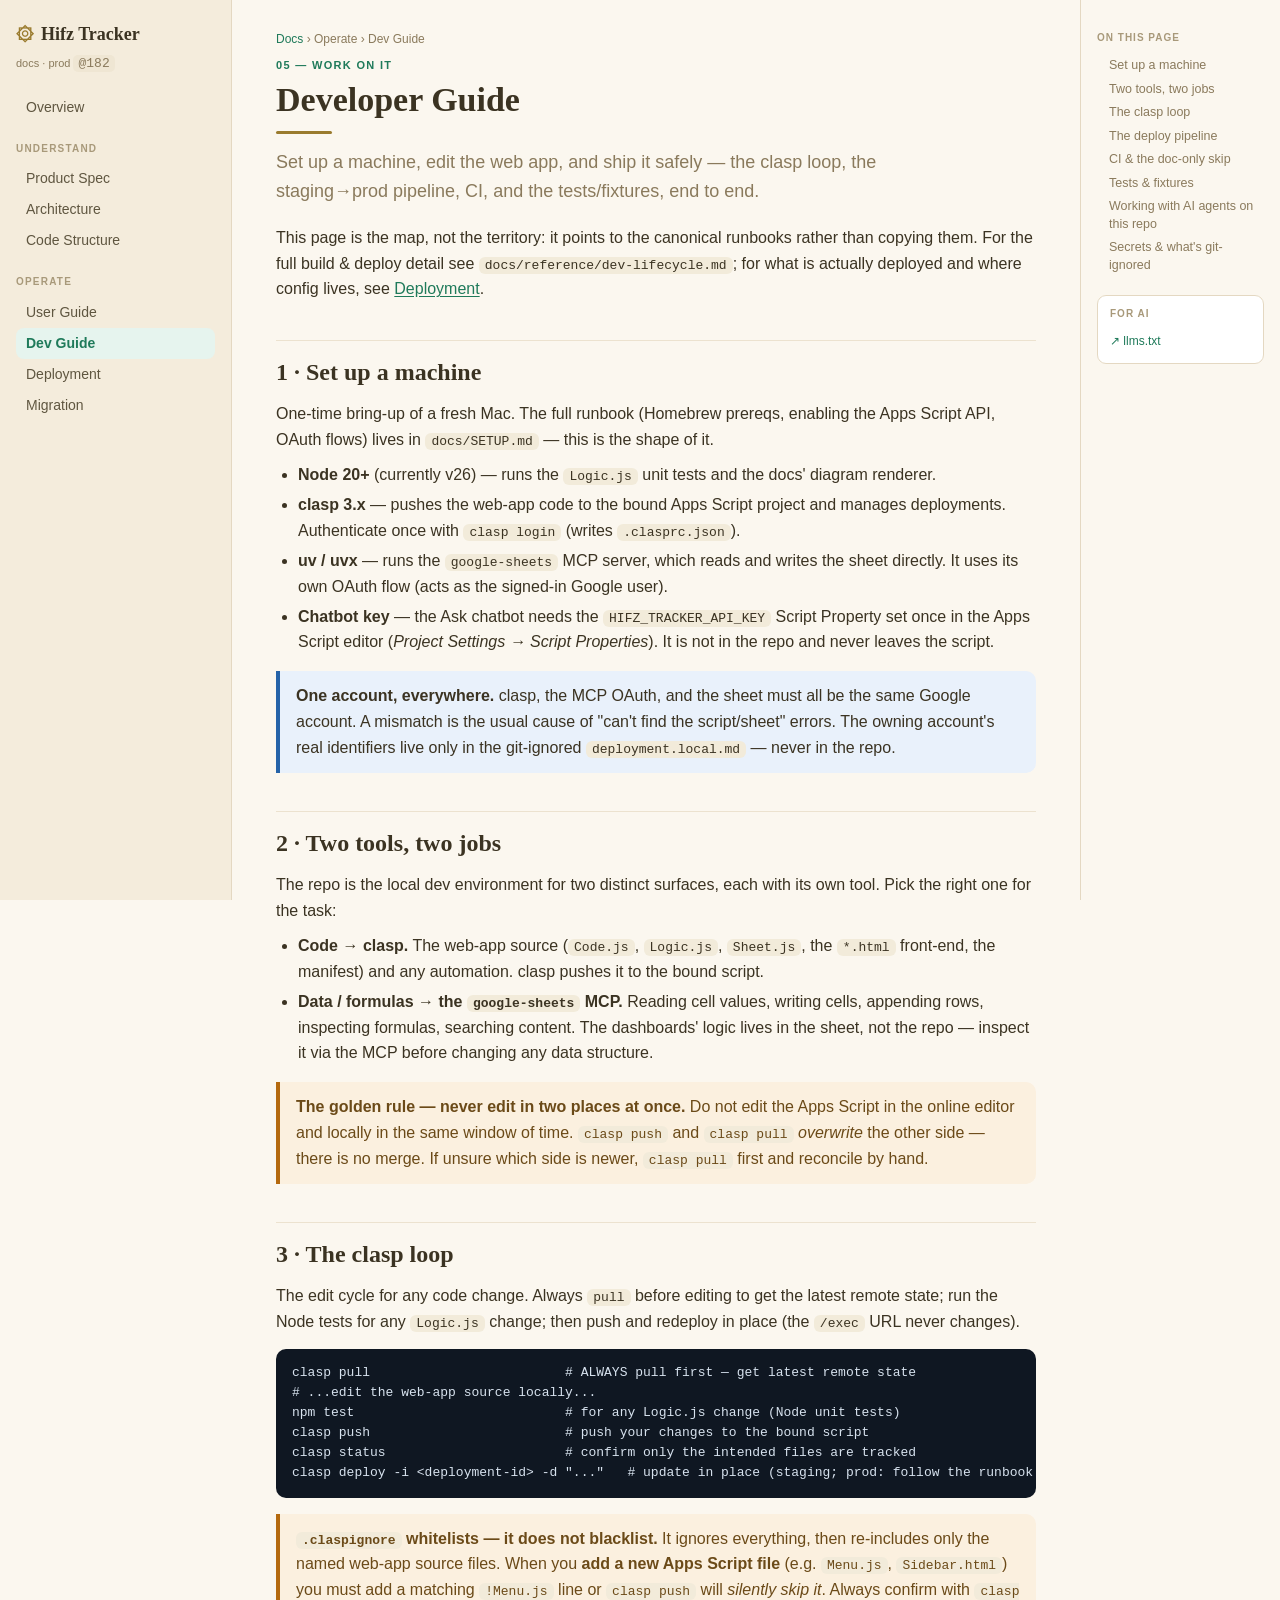
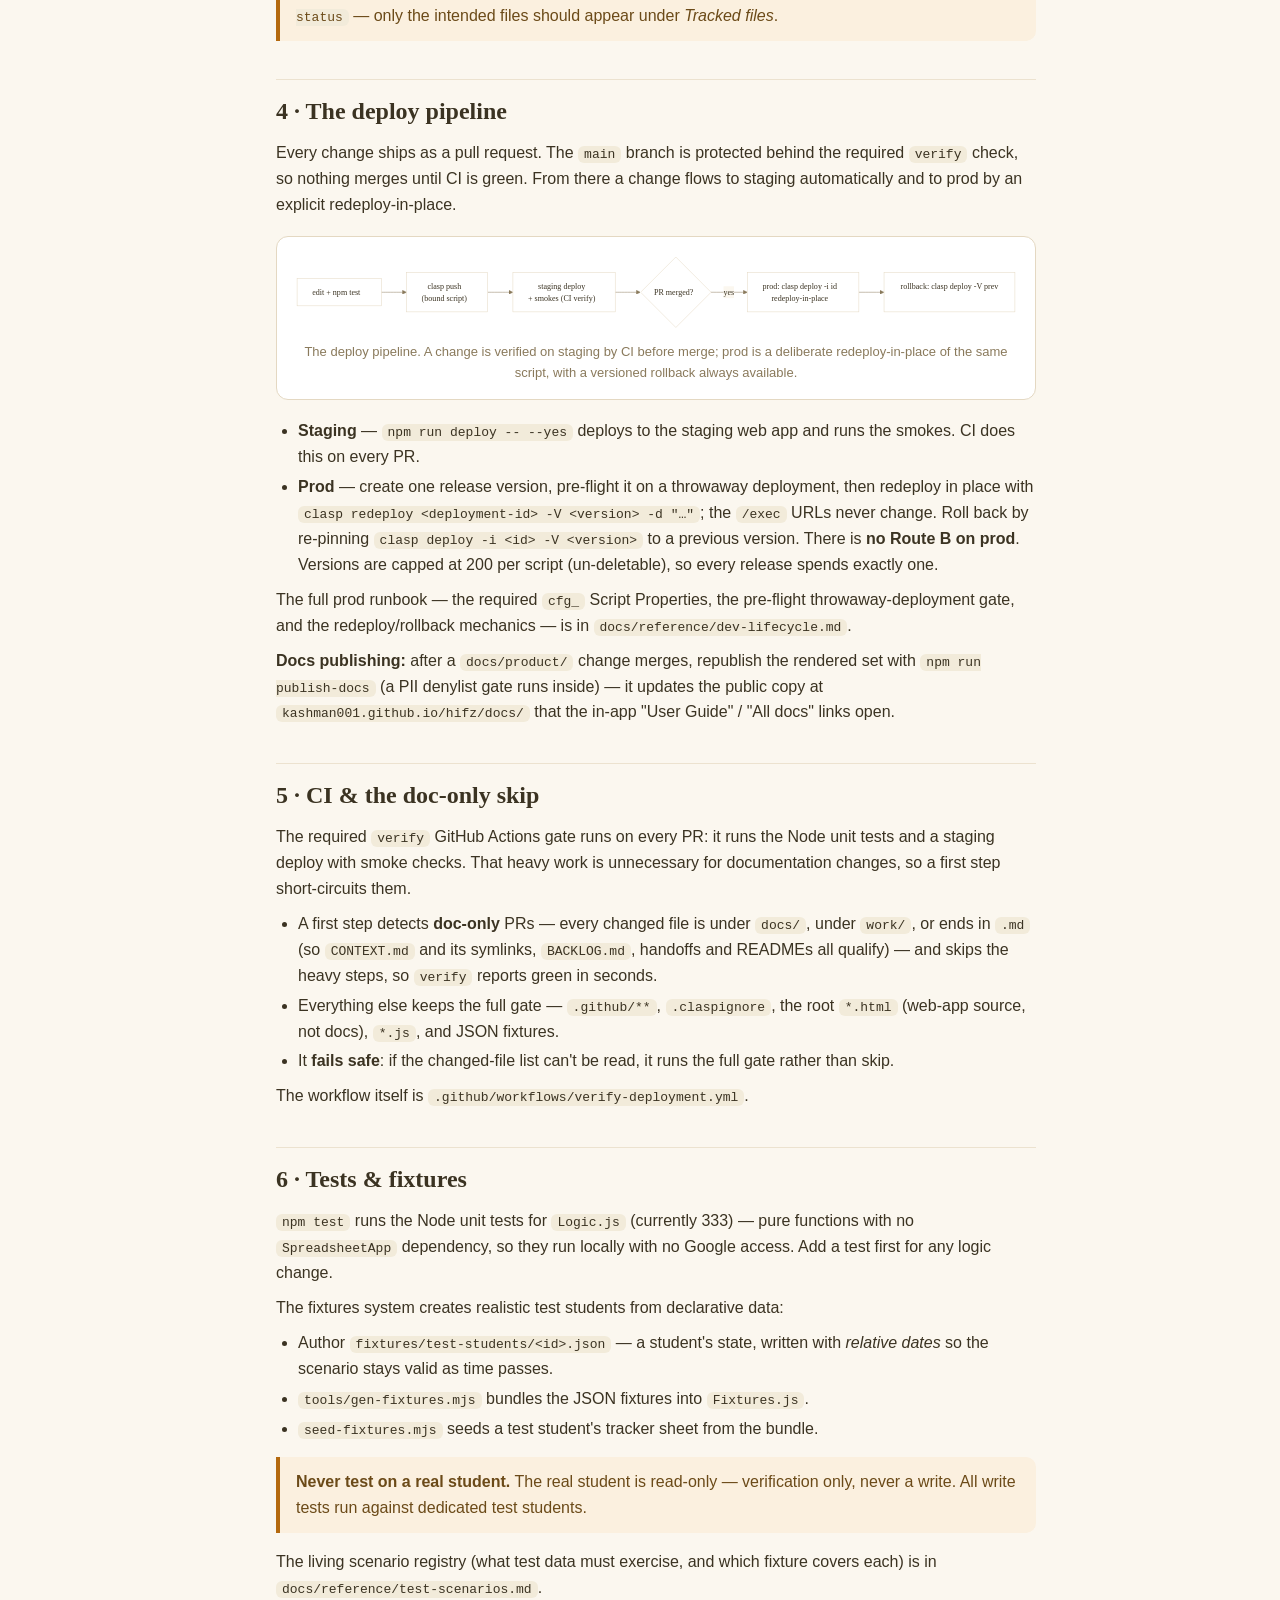
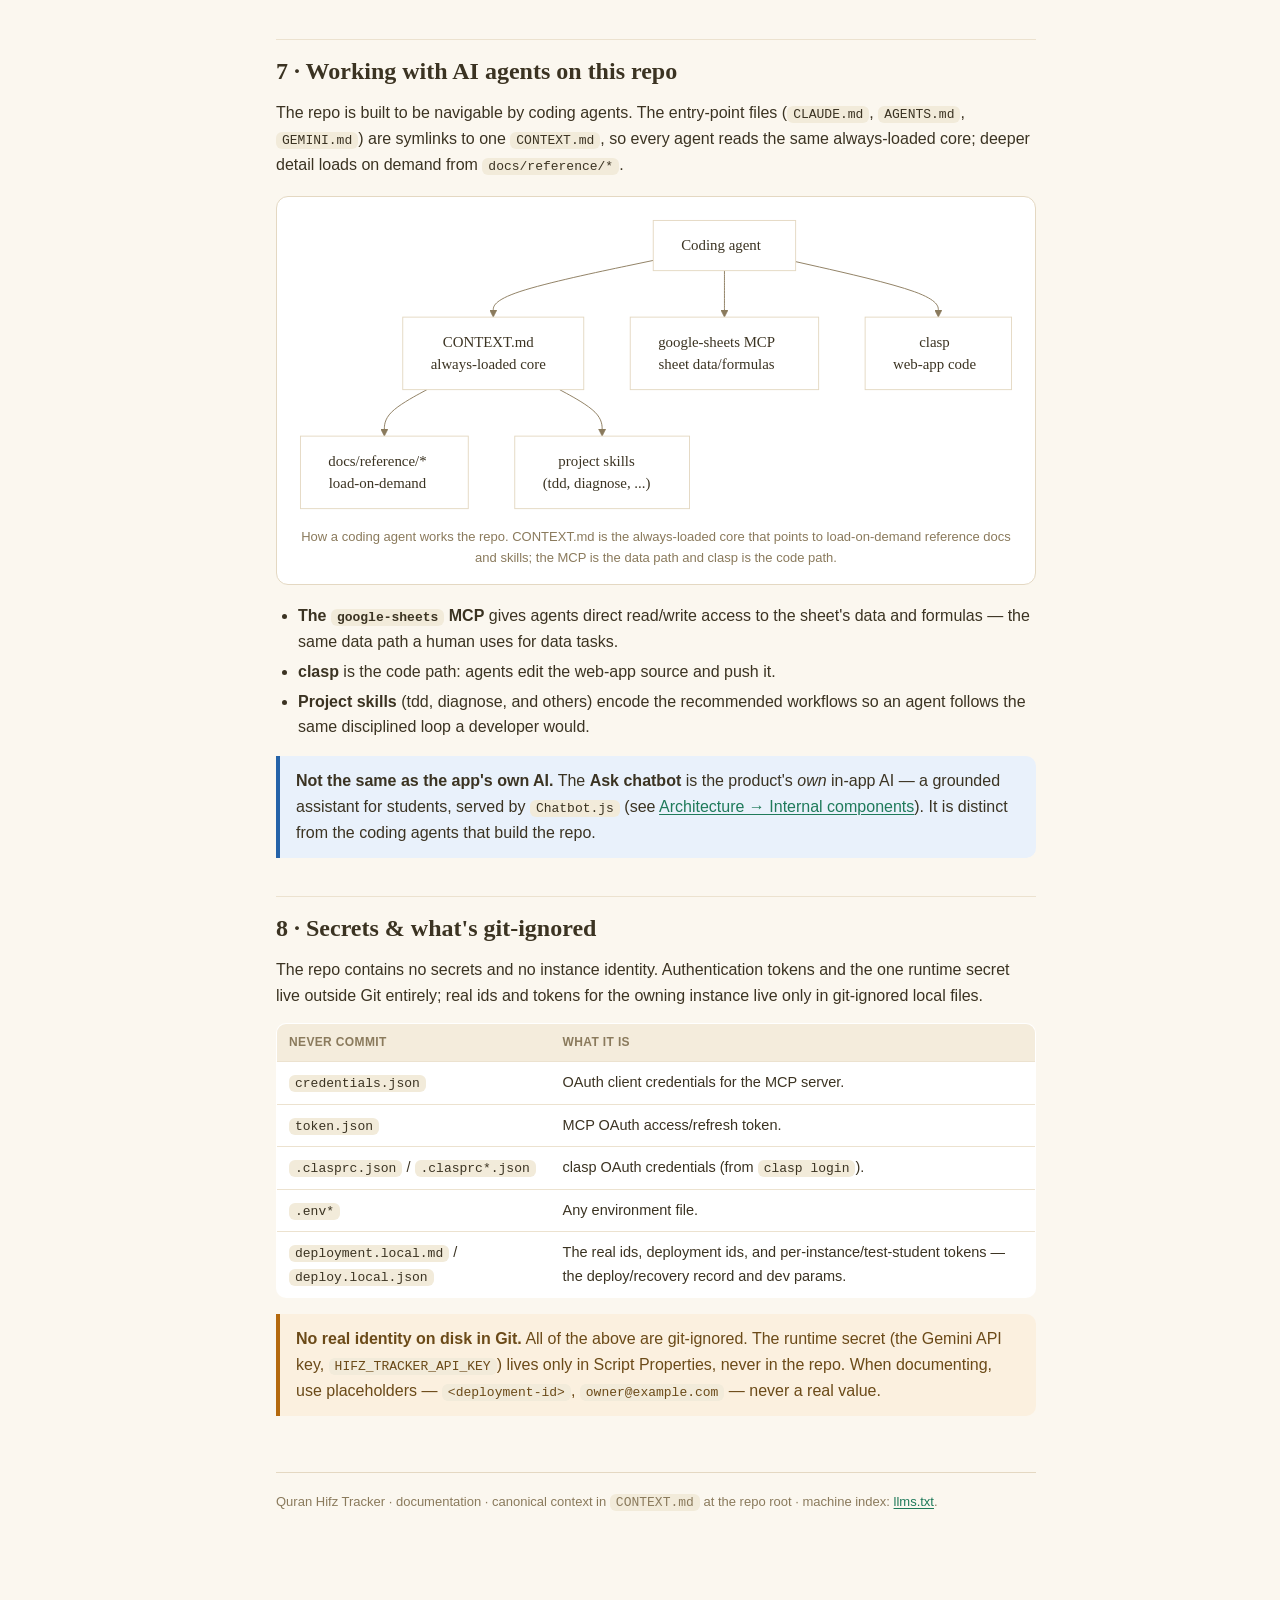
<file: docs/dev-guide.html>
<!DOCTYPE html>
<html lang="en">
<head>
<meta charset="utf-8">
<meta name="viewport" content="width=device-width, initial-scale=1">
<title>Developer Guide — Quran Hifz Tracker</title>
<meta name="description" content="How to work on the Hifz Tracker: setup, the clasp build/deploy loop, the staging→prod pipeline, CI and the doc-only skip, tests & fixtures, and working with AI agents on this repo.">
<link rel="stylesheet" href="styles.css">
</head>
<body>
<a class="skip" href="#main">Skip to content</a>
<input type="checkbox" id="navtoggle" class="navtoggle">
<label class="hamburger" for="navtoggle">☰ &nbsp;Hifz Tracker docs</label>
<div class="shell">

  <nav class="sidenav" aria-label="Documentation sections">
    <a class="brand" href="index.html"><span class="mark">۞</span> Hifz Tracker</a>
    <div class="ver">docs · prod <code>@182</code></div>
    <a class="nav" href="index.html">Overview</a>
    <div class="band">Understand</div>
    <a class="nav" href="product-spec.html">Product Spec</a>
    <a class="nav" href="architecture.html">Architecture</a>
    <a class="nav" href="code-structure.html">Code Structure</a>
    <div class="band">Operate</div>
    <a class="nav" href="user-guide.html">User Guide</a>
    <a class="nav active" href="dev-guide.html">Dev Guide</a>
    <a class="nav" href="deployment.html">Deployment</a>
    <a class="nav" href="migration.html">Migration</a>
  </nav>

  <main class="content" id="main"><div class="inner">
    <div class="crumb"><a href="index.html">Docs</a> › Operate › Dev Guide</div>
    <header class="pagehead">
      <div class="kick">05 — Work on it</div>
      <h1>Developer Guide</h1>
      <div class="flourish"></div>
      <p class="lead">Set up a machine, edit the web app, and ship it safely — the clasp loop, the
      staging→prod pipeline, CI, and the tests/fixtures, end to end.</p>
    </header>

  <p>This page is the map, not the territory: it points to the canonical runbooks rather than
  copying them. For the full build &amp; deploy detail see <code>docs/reference/dev-lifecycle.md</code>;
  for what is actually deployed and where config lives, see <a href="deployment.html">Deployment</a>.</p>

  <!-- ═══════════════════════════════════════════════════════════════════ -->
  <h2 class="anchor" id="setup">1 · Set up a machine</h2>

  <p>One-time bring-up of a fresh Mac. The full runbook (Homebrew prereqs, enabling the Apps Script
  API, OAuth flows) lives in <code>docs/SETUP.md</code> — this is the shape of it.</p>

  <ul>
    <li><b>Node 20+</b> (currently v26) — runs the <code>Logic.js</code> unit tests and the docs'
    diagram renderer.</li>
    <li><b>clasp 3.x</b> — pushes the web-app code to the bound Apps Script project and manages
    deployments. Authenticate once with <code>clasp login</code> (writes <code>.clasprc.json</code>).</li>
    <li><b>uv / uvx</b> — runs the <code>google-sheets</code> MCP server, which reads and writes the
    sheet directly. It uses its own OAuth flow (acts as the signed-in Google user).</li>
    <li><b>Chatbot key</b> — the Ask chatbot needs the <code>HIFZ_TRACKER_API_KEY</code> Script
    Property set once in the Apps Script editor (<em>Project Settings → Script Properties</em>). It is
    not in the repo and never leaves the script.</li>
  </ul>

  <div class="callout blue">
    <b>One account, everywhere.</b> clasp, the MCP OAuth, and the sheet must all be the same Google
    account. A mismatch is the usual cause of "can't find the script/sheet" errors. The owning
    account's real identifiers live only in the git-ignored <code>deployment.local.md</code> — never
    in the repo.
  </div>

  <!-- ═══════════════════════════════════════════════════════════════════ -->
  <h2 class="anchor" id="two-tools">2 · Two tools, two jobs</h2>

  <p>The repo is the local dev environment for two distinct surfaces, each with its own tool. Pick
  the right one for the task:</p>

  <ul>
    <li><b>Code → clasp.</b> The web-app source (<code>Code.js</code>, <code>Logic.js</code>,
    <code>Sheet.js</code>, the <code>*.html</code> front-end, the manifest) and any automation. clasp
    pushes it to the bound script.</li>
    <li><b>Data / formulas → the <code>google-sheets</code> MCP.</b> Reading cell values, writing
    cells, appending rows, inspecting formulas, searching content. The dashboards' logic lives in the
    sheet, not the repo — inspect it via the MCP before changing any data structure.</li>
  </ul>

  <div class="callout warn">
    <b>The golden rule — never edit in two places at once.</b> Do not edit the Apps Script in the
    online editor and locally in the same window of time. <code>clasp push</code> and
    <code>clasp pull</code> <em>overwrite</em> the other side — there is no merge. If unsure which side
    is newer, <code>clasp pull</code> first and reconcile by hand.
  </div>

  <!-- ═══════════════════════════════════════════════════════════════════ -->
  <h2 class="anchor" id="clasp-loop">3 · The clasp loop</h2>

  <p>The edit cycle for any code change. Always <code>pull</code> before editing to get the latest
  remote state; run the Node tests for any <code>Logic.js</code> change; then push and redeploy in
  place (the <code>/exec</code> URL never changes).</p>

  <pre><code>clasp pull                         # ALWAYS pull first — get latest remote state
# ...edit the web-app source locally...
npm test                           # for any Logic.js change (Node unit tests)
clasp push                         # push your changes to the bound script
clasp status                       # confirm only the intended files are tracked
clasp deploy -i &lt;deployment-id&gt; -d "..."   # update in place (staging; prod: follow the runbook — one version per release)</code></pre>

  <div class="callout warn">
    <b><code>.claspignore</code> whitelists — it does not blacklist.</b> It ignores everything, then
    re-includes only the named web-app source files. When you <b>add a new Apps Script file</b> (e.g.
    <code>Menu.js</code>, <code>Sidebar.html</code>) you must add a matching <code>!Menu.js</code> line
    or <code>clasp push</code> will <em>silently skip it</em>. Always confirm with
    <code>clasp status</code> — only the intended files should appear under <em>Tracked files</em>.
  </div>

  <!-- ═══════════════════════════════════════════════════════════════════ -->
  <h2 class="anchor" id="pipeline">4 · The deploy pipeline</h2>

  <p>Every change ships as a pull request. The <code>main</code> branch is protected behind the
  required <code>verify</code> check, so nothing merges until CI is green. From there a change flows to
  staging automatically and to prod by an explicit redeploy-in-place.</p>

  <div class="figure">
<!--mmd:dev-guide-1--><div class="mmd"><svg id="mmd-dev-guide-1" width="100%" xmlns="http://www.w3.org/2000/svg" xmlns:xlink="http://www.w3.org/1999/xlink" class="flowchart" style="max-width: 1442.08px; background-color: transparent;;max-width:100%;height:auto" viewBox="0 0 1442.078125 155.953125" role="graphics-document document" aria-roledescription="flowchart-v2"><style>#mmd-dev-guide-1{font-family:Georgia,"Times New Roman",serif;font-size:16px;fill:#3b3322;}@keyframes edge-animation-frame{from{stroke-dashoffset:0;}}@keyframes dash{to{stroke-dashoffset:0;}}#mmd-dev-guide-1 .edge-animation-slow{stroke-dasharray:9,5!important;stroke-dashoffset:900;animation:dash 50s linear infinite;stroke-linecap:round;}#mmd-dev-guide-1 .edge-animation-fast{stroke-dasharray:9,5!important;stroke-dashoffset:900;animation:dash 20s linear infinite;stroke-linecap:round;}#mmd-dev-guide-1 .error-icon{fill:#f4ecdc;}#mmd-dev-guide-1 .error-text{fill:#0b1323;stroke:#0b1323;}#mmd-dev-guide-1 .edge-thickness-normal{stroke-width:1px;}#mmd-dev-guide-1 .edge-thickness-thick{stroke-width:3.5px;}#mmd-dev-guide-1 .edge-pattern-solid{stroke-dasharray:0;}#mmd-dev-guide-1 .edge-thickness-invisible{stroke-width:0;fill:none;}#mmd-dev-guide-1 .edge-pattern-dashed{stroke-dasharray:3;}#mmd-dev-guide-1 .edge-pattern-dotted{stroke-dasharray:2;}#mmd-dev-guide-1 .marker{fill:#8a7a5c;stroke:#8a7a5c;}#mmd-dev-guide-1 .marker.cross{stroke:#8a7a5c;}#mmd-dev-guide-1 svg{font-family:Georgia,"Times New Roman",serif;font-size:16px;}#mmd-dev-guide-1 p{margin:0;}#mmd-dev-guide-1 .label{font-family:Georgia,"Times New Roman",serif;color:#3b3322;}#mmd-dev-guide-1 .cluster-label text{fill:#3f4a2e;}#mmd-dev-guide-1 .cluster-label span{color:#3f4a2e;}#mmd-dev-guide-1 .cluster-label span p{background-color:transparent;}#mmd-dev-guide-1 .label text,#mmd-dev-guide-1 span{fill:#3b3322;color:#3b3322;}#mmd-dev-guide-1 .node rect,#mmd-dev-guide-1 .node circle,#mmd-dev-guide-1 .node ellipse,#mmd-dev-guide-1 .node polygon,#mmd-dev-guide-1 .node path{fill:#ffffff;stroke:#e4d8c2;stroke-width:1px;}#mmd-dev-guide-1 .rough-node .label text,#mmd-dev-guide-1 .node .label text,#mmd-dev-guide-1 .image-shape .label,#mmd-dev-guide-1 .icon-shape .label{text-anchor:middle;}#mmd-dev-guide-1 .node .katex path{fill:#000;stroke:#000;stroke-width:1px;}#mmd-dev-guide-1 .rough-node .label,#mmd-dev-guide-1 .node .label,#mmd-dev-guide-1 .image-shape .label,#mmd-dev-guide-1 .icon-shape .label{text-align:center;}#mmd-dev-guide-1 .node.clickable{cursor:pointer;}#mmd-dev-guide-1 .root .anchor path{fill:#8a7a5c!important;stroke-width:0;stroke:#8a7a5c;}#mmd-dev-guide-1 .arrowheadPath{fill:rgba(255, 255, 255, 0);}#mmd-dev-guide-1 .edgePath .path{stroke:#8a7a5c;stroke-width:1px;}#mmd-dev-guide-1 .flowchart-link{stroke:#8a7a5c;fill:none;}#mmd-dev-guide-1 .edgeLabel{background-color:#fbf7ef;text-align:center;}#mmd-dev-guide-1 .edgeLabel p{background-color:#fbf7ef;}#mmd-dev-guide-1 .edgeLabel rect{opacity:0.5;background-color:#fbf7ef;fill:#fbf7ef;}#mmd-dev-guide-1 .labelBkg{background-color:rgba(251, 247, 239, 0.5);}#mmd-dev-guide-1 .cluster rect{fill:#f8f1e3;stroke:#e4d8c2;stroke-width:1px;}#mmd-dev-guide-1 .cluster text{fill:#3f4a2e;}#mmd-dev-guide-1 .cluster span{color:#3f4a2e;}#mmd-dev-guide-1 div.mermaidTooltip{position:absolute;text-align:center;max-width:200px;padding:2px;font-family:Georgia,"Times New Roman",serif;font-size:12px;background:#f4ecdc;border:1px solid hsl(40, 12.1739130435%, 80.9803921569%);border-radius:2px;pointer-events:none;z-index:100;}#mmd-dev-guide-1 .flowchartTitleText{text-anchor:middle;font-size:18px;fill:#3b3322;}#mmd-dev-guide-1 rect.text{fill:none;stroke-width:0;}#mmd-dev-guide-1 .icon-shape,#mmd-dev-guide-1 .image-shape{background-color:#fbf7ef;text-align:center;}#mmd-dev-guide-1 .icon-shape p,#mmd-dev-guide-1 .image-shape p{background-color:#fbf7ef;padding:2px;}#mmd-dev-guide-1 .icon-shape .label rect,#mmd-dev-guide-1 .image-shape .label rect{opacity:0.5;background-color:#fbf7ef;fill:#fbf7ef;}#mmd-dev-guide-1 .label-icon{display:inline-block;height:1em;overflow:visible;vertical-align:-0.125em;}#mmd-dev-guide-1 .node .label-icon path{fill:currentColor;stroke:revert;stroke-width:revert;}#mmd-dev-guide-1 .node .neo-node{stroke:#e4d8c2;}#mmd-dev-guide-1 [data-look="neo"].node rect,#mmd-dev-guide-1 [data-look="neo"].cluster rect,#mmd-dev-guide-1 [data-look="neo"].node polygon{stroke:url(#mmd-dev-guide-1-gradient);filter:drop-shadow( 1px 2px 2px rgba(185,185,185,1));}#mmd-dev-guide-1 [data-look="neo"].node path{stroke:url(#mmd-dev-guide-1-gradient);stroke-width:1px;}#mmd-dev-guide-1 [data-look="neo"].node .outer-path{filter:drop-shadow( 1px 2px 2px rgba(185,185,185,1));}#mmd-dev-guide-1 [data-look="neo"].node .neo-line path{stroke:#e4d8c2;filter:none;}#mmd-dev-guide-1 [data-look="neo"].node circle{stroke:url(#mmd-dev-guide-1-gradient);filter:drop-shadow( 1px 2px 2px rgba(185,185,185,1));}#mmd-dev-guide-1 [data-look="neo"].node circle .state-start{fill:#000000;}#mmd-dev-guide-1 [data-look="neo"].icon-shape .icon{fill:url(#mmd-dev-guide-1-gradient);filter:drop-shadow( 1px 2px 2px rgba(185,185,185,1));}#mmd-dev-guide-1 [data-look="neo"].icon-shape .icon-neo path{stroke:url(#mmd-dev-guide-1-gradient);filter:drop-shadow( 1px 2px 2px rgba(185,185,185,1));}#mmd-dev-guide-1 :root{--mermaid-font-family:"trebuchet ms",verdana,arial,sans-serif;}</style><g><marker id="mmd-dev-guide-1_flowchart-v2-pointEnd" class="marker flowchart-v2" viewBox="0 0 10 10" refX="5" refY="5" markerUnits="userSpaceOnUse" markerWidth="8" markerHeight="8" orient="auto"><path d="M 0 0 L 10 5 L 0 10 z" class="arrowMarkerPath" style="stroke-width: 1; stroke-dasharray: 1, 0;"/></marker><marker id="mmd-dev-guide-1_flowchart-v2-pointStart" class="marker flowchart-v2" viewBox="0 0 10 10" refX="4.5" refY="5" markerUnits="userSpaceOnUse" markerWidth="8" markerHeight="8" orient="auto"><path d="M 0 5 L 10 10 L 10 0 z" class="arrowMarkerPath" style="stroke-width: 1; stroke-dasharray: 1, 0;"/></marker><marker id="mmd-dev-guide-1_flowchart-v2-pointEnd-margin" class="marker flowchart-v2" viewBox="0 0 11.5 14" refX="11.5" refY="7" markerUnits="userSpaceOnUse" markerWidth="10.5" markerHeight="14" orient="auto"><path d="M 0 0 L 11.5 7 L 0 14 z" class="arrowMarkerPath" style="stroke-width: 0; stroke-dasharray: 1, 0;"/></marker><marker id="mmd-dev-guide-1_flowchart-v2-pointStart-margin" class="marker flowchart-v2" viewBox="0 0 11.5 14" refX="1" refY="7" markerUnits="userSpaceOnUse" markerWidth="11.5" markerHeight="14" orient="auto"><polygon points="0,7 11.5,14 11.5,0" class="arrowMarkerPath" style="stroke-width: 0; stroke-dasharray: 1, 0;"/></marker><marker id="mmd-dev-guide-1_flowchart-v2-circleEnd" class="marker flowchart-v2" viewBox="0 0 10 10" refX="11" refY="5" markerUnits="userSpaceOnUse" markerWidth="11" markerHeight="11" orient="auto"><circle cx="5" cy="5" r="5" class="arrowMarkerPath" style="stroke-width: 1; stroke-dasharray: 1, 0;"/></marker><marker id="mmd-dev-guide-1_flowchart-v2-circleStart" class="marker flowchart-v2" viewBox="0 0 10 10" refX="-1" refY="5" markerUnits="userSpaceOnUse" markerWidth="11" markerHeight="11" orient="auto"><circle cx="5" cy="5" r="5" class="arrowMarkerPath" style="stroke-width: 1; stroke-dasharray: 1, 0;"/></marker><marker id="mmd-dev-guide-1_flowchart-v2-circleEnd-margin" class="marker flowchart-v2" viewBox="0 0 10 10" refY="5" refX="12.25" markerUnits="userSpaceOnUse" markerWidth="14" markerHeight="14" orient="auto"><circle cx="5" cy="5" r="5" class="arrowMarkerPath" style="stroke-width: 0; stroke-dasharray: 1, 0;"/></marker><marker id="mmd-dev-guide-1_flowchart-v2-circleStart-margin" class="marker flowchart-v2" viewBox="0 0 10 10" refX="-2" refY="5" markerUnits="userSpaceOnUse" markerWidth="14" markerHeight="14" orient="auto"><circle cx="5" cy="5" r="5" class="arrowMarkerPath" style="stroke-width: 0; stroke-dasharray: 1, 0;"/></marker><marker id="mmd-dev-guide-1_flowchart-v2-crossEnd" class="marker cross flowchart-v2" viewBox="0 0 11 11" refX="12" refY="5.2" markerUnits="userSpaceOnUse" markerWidth="11" markerHeight="11" orient="auto"><path d="M 1,1 l 9,9 M 10,1 l -9,9" class="arrowMarkerPath" style="stroke-width: 2; stroke-dasharray: 1, 0;"/></marker><marker id="mmd-dev-guide-1_flowchart-v2-crossStart" class="marker cross flowchart-v2" viewBox="0 0 11 11" refX="-1" refY="5.2" markerUnits="userSpaceOnUse" markerWidth="11" markerHeight="11" orient="auto"><path d="M 1,1 l 9,9 M 10,1 l -9,9" class="arrowMarkerPath" style="stroke-width: 2; stroke-dasharray: 1, 0;"/></marker><marker id="mmd-dev-guide-1_flowchart-v2-crossEnd-margin" class="marker cross flowchart-v2" viewBox="0 0 15 15" refX="17.7" refY="7.5" markerUnits="userSpaceOnUse" markerWidth="12" markerHeight="12" orient="auto"><path d="M 1,1 L 14,14 M 1,14 L 14,1" class="arrowMarkerPath" style="stroke-width: 2.5;"/></marker><marker id="mmd-dev-guide-1_flowchart-v2-crossStart-margin" class="marker cross flowchart-v2" viewBox="0 0 15 15" refX="-3.5" refY="7.5" markerUnits="userSpaceOnUse" markerWidth="12" markerHeight="12" orient="auto"><path d="M 1,1 L 14,14 M 1,14 L 14,1" class="arrowMarkerPath" style="stroke-width: 2.5; stroke-dasharray: 1, 0;"/></marker><g class="root"><g class="clusters"/><g class="edgePaths"><path d="M175.391,77.977L179.557,77.977C183.724,77.977,192.057,77.977,199.724,77.977C207.391,77.977,214.391,77.977,217.891,77.977L221.391,77.977" id="mmd-dev-guide-1-L_E_P_0" class="edge-thickness-normal edge-pattern-solid edge-thickness-normal edge-pattern-solid flowchart-link" style=";" data-edge="true" data-et="edge" data-id="L_E_P_0" data-points="W3sieCI6MTc1LjM5MDYyNSwieSI6NzcuOTc2NTYyNX0seyJ4IjoyMDAuMzkwNjI1LCJ5Ijo3Ny45NzY1NjI1fSx7IngiOjIyNS4zOTA2MjUsInkiOjc3Ljk3NjU2MjV9XQ==" data-look="classic" marker-end="url(#mmd-dev-guide-1_flowchart-v2-pointEnd)"/><path d="M386.766,77.977L390.932,77.977C395.099,77.977,403.432,77.977,411.099,77.977C418.766,77.977,425.766,77.977,429.266,77.977L432.766,77.977" id="mmd-dev-guide-1-L_P_S_0" class="edge-thickness-normal edge-pattern-solid edge-thickness-normal edge-pattern-solid flowchart-link" style=";" data-edge="true" data-et="edge" data-id="L_P_S_0" data-points="W3sieCI6Mzg2Ljc2NTYyNSwieSI6NzcuOTc2NTYyNX0seyJ4Ijo0MTEuNzY1NjI1LCJ5Ijo3Ny45NzY1NjI1fSx7IngiOjQzNi43NjU2MjUsInkiOjc3Ljk3NjU2MjV9XQ==" data-look="classic" marker-end="url(#mmd-dev-guide-1_flowchart-v2-pointEnd)"/><path d="M640,77.977L644.167,77.977C648.333,77.977,656.667,77.977,664.333,77.977C672,77.977,679,77.977,682.5,77.977L686,77.977" id="mmd-dev-guide-1-L_S_PR_0" class="edge-thickness-normal edge-pattern-solid edge-thickness-normal edge-pattern-solid flowchart-link" style=";" data-edge="true" data-et="edge" data-id="L_S_PR_0" data-points="W3sieCI6NjQwLCJ5Ijo3Ny45NzY1NjI1fSx7IngiOjY2NSwieSI6NzcuOTc2NTYyNX0seyJ4Ijo2OTAsInkiOjc3Ljk3NjU2MjV9XQ==" data-look="classic" marker-end="url(#mmd-dev-guide-1_flowchart-v2-pointEnd)"/><path d="M829.953,77.977L835.997,77.977C842.042,77.977,854.13,77.977,865.552,77.977C876.974,77.977,887.729,77.977,893.107,77.977L898.484,77.977" id="mmd-dev-guide-1-L_PR_PRD_0" class="edge-thickness-normal edge-pattern-solid edge-thickness-normal edge-pattern-solid flowchart-link" style=";" data-edge="true" data-et="edge" data-id="L_PR_PRD_0" data-points="W3sieCI6ODI5Ljk1MzEyNSwieSI6NzcuOTc2NTYyNX0seyJ4Ijo4NjYuMjE4NzUsInkiOjc3Ljk3NjU2MjV9LHsieCI6OTAyLjQ4NDM3NSwieSI6NzcuOTc2NTYyNX1d" data-look="classic" marker-end="url(#mmd-dev-guide-1_flowchart-v2-pointEnd)"/><path d="M1124.078,77.977L1128.245,77.977C1132.411,77.977,1140.745,77.977,1148.411,77.977C1156.078,77.977,1163.078,77.977,1166.578,77.977L1170.078,77.977" id="mmd-dev-guide-1-L_PRD_RB_0" class="edge-thickness-normal edge-pattern-solid edge-thickness-normal edge-pattern-solid flowchart-link" style=";" data-edge="true" data-et="edge" data-id="L_PRD_RB_0" data-points="W3sieCI6MTEyNC4wNzgxMjUsInkiOjc3Ljk3NjU2MjV9LHsieCI6MTE0OS4wNzgxMjUsInkiOjc3Ljk3NjU2MjV9LHsieCI6MTE3NC4wNzgxMjUsInkiOjc3Ljk3NjU2MjV9XQ==" data-look="classic" marker-end="url(#mmd-dev-guide-1_flowchart-v2-pointEnd)"/></g><g class="edgeLabels"><g class="edgeLabel"><g class="label" data-id="L_E_P_0" transform="translate(0, 0)"><foreignObject width="0" height="0"><div xmlns="http://www.w3.org/1999/xhtml" class="labelBkg" style="display: table-cell; white-space: nowrap; line-height: 1.5; max-width: 200px; text-align: center;"><span class="edgeLabel"></span></div></foreignObject></g></g><g class="edgeLabel"><g class="label" data-id="L_P_S_0" transform="translate(0, 0)"><foreignObject width="0" height="0"><div xmlns="http://www.w3.org/1999/xhtml" class="labelBkg" style="display: table-cell; white-space: nowrap; line-height: 1.5; max-width: 200px; text-align: center;"><span class="edgeLabel"></span></div></foreignObject></g></g><g class="edgeLabel"><g class="label" data-id="L_S_PR_0" transform="translate(0, 0)"><foreignObject width="0" height="0"><div xmlns="http://www.w3.org/1999/xhtml" class="labelBkg" style="display: table-cell; white-space: nowrap; line-height: 1.5; max-width: 200px; text-align: center;"><span class="edgeLabel"></span></div></foreignObject></g></g><g class="edgeLabel" transform="translate(866.21875, 77.9765625)"><g class="label" data-id="L_PR_PRD_0" transform="translate(-11.265625, -12)"><foreignObject width="22.53125" height="24"><div xmlns="http://www.w3.org/1999/xhtml" class="labelBkg" style="display: table-cell; white-space: nowrap; line-height: 1.5; max-width: 200px; text-align: center;"><span class="edgeLabel"><p>yes</p></span></div></foreignObject></g></g><g class="edgeLabel"><g class="label" data-id="L_PRD_RB_0" transform="translate(0, 0)"><foreignObject width="0" height="0"><div xmlns="http://www.w3.org/1999/xhtml" class="labelBkg" style="display: table-cell; white-space: nowrap; line-height: 1.5; max-width: 200px; text-align: center;"><span class="edgeLabel"></span></div></foreignObject></g></g></g><g class="nodes"><g class="node default" id="mmd-dev-guide-1-flowchart-E-0" data-look="classic" transform="translate(91.6953125, 77.9765625)"><rect class="basic label-container" style="" x="-83.6953125" y="-27" width="167.390625" height="54"/><g class="label" style="" transform="translate(-53.6953125, -12)"><rect/><foreignObject width="107.390625" height="24"><div xmlns="http://www.w3.org/1999/xhtml" style="display: table-cell; white-space: nowrap; line-height: 1.5; max-width: 200px; text-align: center;"><span class="nodeLabel"><p>edit + npm test</p></span></div></foreignObject></g></g><g class="node default" id="mmd-dev-guide-1-flowchart-P-1" data-look="classic" transform="translate(306.078125, 77.9765625)"><rect class="basic label-container" style="" x="-80.6875" y="-39" width="161.375" height="78"/><g class="label" style="" transform="translate(-50.6875, -24)"><rect/><foreignObject width="101.375" height="48"><div xmlns="http://www.w3.org/1999/xhtml" style="display: table-cell; white-space: nowrap; line-height: 1.5; max-width: 200px; text-align: center;"><span class="nodeLabel"><p>clasp push<br />(bound script)</p></span></div></foreignObject></g></g><g class="node default" id="mmd-dev-guide-1-flowchart-S-3" data-look="classic" transform="translate(538.3828125, 77.9765625)"><rect class="basic label-container" style="" x="-101.6171875" y="-39" width="203.234375" height="78"/><g class="label" style="" transform="translate(-71.6171875, -24)"><rect/><foreignObject width="143.234375" height="48"><div xmlns="http://www.w3.org/1999/xhtml" style="display: table-cell; white-space: nowrap; line-height: 1.5; max-width: 200px; text-align: center;"><span class="nodeLabel"><p>staging deploy<br />+ smokes (CI verify)</p></span></div></foreignObject></g></g><g class="node default" id="mmd-dev-guide-1-flowchart-PR-5" data-look="classic" transform="translate(759.9765625, 77.9765625)"><polygon points="69.9765625,0 139.953125,-69.9765625 69.9765625,-139.953125 0,-69.9765625" class="label-container" transform="translate(-69.4765625, 69.9765625)"/><g class="label" style="" transform="translate(-42.9765625, -12)"><rect/><foreignObject width="85.953125" height="24"><div xmlns="http://www.w3.org/1999/xhtml" style="display: table-cell; white-space: nowrap; line-height: 1.5; max-width: 200px; text-align: center;"><span class="nodeLabel"><p>PR merged?</p></span></div></foreignObject></g></g><g class="node default" id="mmd-dev-guide-1-flowchart-PRD-7" data-look="classic" transform="translate(1013.28125, 77.9765625)"><rect class="basic label-container" style="" x="-110.796875" y="-39" width="221.59375" height="78"/><g class="label" style="" transform="translate(-80.796875, -24)"><rect/><foreignObject width="161.59375" height="48"><div xmlns="http://www.w3.org/1999/xhtml" style="display: table-cell; white-space: nowrap; line-height: 1.5; max-width: 200px; text-align: center;"><span class="nodeLabel"><p>prod: clasp deploy -i id<br />redeploy-in-place</p></span></div></foreignObject></g></g><g class="node default" id="mmd-dev-guide-1-flowchart-RB-9" data-look="classic" transform="translate(1304.078125, 77.9765625)"><rect class="basic label-container" style="" x="-130" y="-39" width="260" height="78"/><g class="label" style="" transform="translate(-100, -24)"><rect/><foreignObject width="200" height="48"><div xmlns="http://www.w3.org/1999/xhtml" style="display: table; white-space: break-spaces; line-height: 1.5; max-width: 200px; text-align: center; width: 200px;"><span class="nodeLabel"><p>rollback: clasp deploy -V prev</p></span></div></foreignObject></g></g></g></g></g><defs><filter id="mmd-dev-guide-1-drop-shadow" height="130%" width="130%"><feDropShadow dx="4" dy="4" stdDeviation="0" flood-opacity="0.06" flood-color="#000000"/></filter></defs><defs><filter id="mmd-dev-guide-1-drop-shadow-small" height="150%" width="150%"><feDropShadow dx="2" dy="2" stdDeviation="0" flood-opacity="0.06" flood-color="#000000"/></filter></defs><linearGradient id="mmd-dev-guide-1-gradient" gradientUnits="objectBoundingBox" x1="0%" y1="0%" x2="100%" y2="0%"><stop offset="0%" stop-color="#e4d8c2" stop-opacity="1"/><stop offset="100%" stop-color="hsl(154.2857142857, 0%, 82.9411764706%)" stop-opacity="1"/></linearGradient></svg></div><!--/mmd:dev-guide-1-->
    <figcaption>The deploy pipeline. A change is verified on staging by CI before merge; prod is a
    deliberate redeploy-in-place of the same script, with a versioned rollback always available.</figcaption>
  </div>

  <ul>
    <li><b>Staging</b> — <code>npm run deploy -- --yes</code> deploys to the staging web app and runs
    the smokes. CI does this on every PR.</li>
    <li><b>Prod</b> — create one release version, pre-flight it on a throwaway deployment, then
    redeploy in place with <code>clasp redeploy &lt;deployment-id&gt; -V &lt;version&gt; -d "…"</code>;
    the <code>/exec</code> URLs never change. Roll back by re-pinning <code>clasp deploy -i &lt;id&gt;
    -V &lt;version&gt;</code> to a previous version. There is <b>no Route B on prod</b>. Versions are
    capped at 200 per script (un-deletable), so every release spends exactly one.</li>
  </ul>

  <p>The full prod runbook — the required <code>cfg_</code> Script Properties, the pre-flight
  throwaway-deployment gate, and the redeploy/rollback mechanics — is in
  <code>docs/reference/dev-lifecycle.md</code>.</p>

  <p><b>Docs publishing:</b> after a <code>docs/product/</code> change merges, republish the
  rendered set with <code>npm run publish-docs</code> (a PII denylist gate runs inside) — it
  updates the public copy at <code>kashman001.github.io/hifz/docs/</code> that the in-app
  "User Guide" / "All docs" links open.</p>

  <!-- ═══════════════════════════════════════════════════════════════════ -->
  <h2 class="anchor" id="ci">5 · CI &amp; the doc-only skip</h2>

  <p>The required <code>verify</code> GitHub Actions gate runs on every PR: it runs the Node unit
  tests and a staging deploy with smoke checks. That heavy work is unnecessary for documentation
  changes, so a first step short-circuits them.</p>

  <ul>
    <li>A first step detects <b>doc-only</b> PRs — every changed file is under <code>docs/</code>,
    under <code>work/</code>, or ends in <code>.md</code> (so <code>CONTEXT.md</code> and its symlinks,
    <code>BACKLOG.md</code>, handoffs and READMEs all qualify) — and skips the heavy steps, so
    <code>verify</code> reports green in seconds.</li>
    <li>Everything else keeps the full gate — <code>.github/**</code>, <code>.claspignore</code>, the
    root <code>*.html</code> (web-app source, not docs), <code>*.js</code>, and JSON fixtures.</li>
    <li>It <b>fails safe</b>: if the changed-file list can't be read, it runs the full gate rather
    than skip.</li>
  </ul>

  <p>The workflow itself is <code>.github/workflows/verify-deployment.yml</code>.</p>

  <!-- ═══════════════════════════════════════════════════════════════════ -->
  <h2 class="anchor" id="testing">6 · Tests &amp; fixtures</h2>

  <p><code>npm test</code> runs the Node unit tests for <code>Logic.js</code> (currently 333) — pure
  functions with no <code>SpreadsheetApp</code> dependency, so they run locally with no Google access.
  Add a test first for any logic change.</p>

  <p>The fixtures system creates realistic test students from declarative data:</p>
  <ul>
    <li>Author <code>fixtures/test-students/&lt;id&gt;.json</code> — a student's state, written with
    <em>relative dates</em> so the scenario stays valid as time passes.</li>
    <li><code>tools/gen-fixtures.mjs</code> bundles the JSON fixtures into <code>Fixtures.js</code>.</li>
    <li><code>seed-fixtures.mjs</code> seeds a test student's tracker sheet from the bundle.</li>
  </ul>

  <div class="callout warn">
    <b>Never test on a real student.</b> The real student is read-only — verification only,
    never a write. All write tests run against dedicated test students.
  </div>

  <p>The living scenario registry (what test data must exercise, and which fixture covers each) is in
  <code>docs/reference/test-scenarios.md</code>.</p>

  <!-- ═══════════════════════════════════════════════════════════════════ -->
  <h2 class="anchor" id="agents">7 · Working with AI agents on this repo</h2>

  <p>The repo is built to be navigable by coding agents. The entry-point files
  (<code>CLAUDE.md</code>, <code>AGENTS.md</code>, <code>GEMINI.md</code>) are symlinks to one
  <code>CONTEXT.md</code>, so every agent reads the same always-loaded core; deeper detail loads on
  demand from <code>docs/reference/*</code>.</p>

  <div class="figure">
<!--mmd:dev-guide-2--><div class="mmd"><svg id="mmd-dev-guide-2" width="100%" xmlns="http://www.w3.org/2000/svg" xmlns:xlink="http://www.w3.org/1999/xlink" class="flowchart" style="max-width: 780.887px; background-color: transparent;;max-width:100%;height:auto" viewBox="0 0 780.88671875 326" role="graphics-document document" aria-roledescription="flowchart-v2"><style>#mmd-dev-guide-2{font-family:Georgia,"Times New Roman",serif;font-size:16px;fill:#3b3322;}@keyframes edge-animation-frame{from{stroke-dashoffset:0;}}@keyframes dash{to{stroke-dashoffset:0;}}#mmd-dev-guide-2 .edge-animation-slow{stroke-dasharray:9,5!important;stroke-dashoffset:900;animation:dash 50s linear infinite;stroke-linecap:round;}#mmd-dev-guide-2 .edge-animation-fast{stroke-dasharray:9,5!important;stroke-dashoffset:900;animation:dash 20s linear infinite;stroke-linecap:round;}#mmd-dev-guide-2 .error-icon{fill:#f4ecdc;}#mmd-dev-guide-2 .error-text{fill:#0b1323;stroke:#0b1323;}#mmd-dev-guide-2 .edge-thickness-normal{stroke-width:1px;}#mmd-dev-guide-2 .edge-thickness-thick{stroke-width:3.5px;}#mmd-dev-guide-2 .edge-pattern-solid{stroke-dasharray:0;}#mmd-dev-guide-2 .edge-thickness-invisible{stroke-width:0;fill:none;}#mmd-dev-guide-2 .edge-pattern-dashed{stroke-dasharray:3;}#mmd-dev-guide-2 .edge-pattern-dotted{stroke-dasharray:2;}#mmd-dev-guide-2 .marker{fill:#8a7a5c;stroke:#8a7a5c;}#mmd-dev-guide-2 .marker.cross{stroke:#8a7a5c;}#mmd-dev-guide-2 svg{font-family:Georgia,"Times New Roman",serif;font-size:16px;}#mmd-dev-guide-2 p{margin:0;}#mmd-dev-guide-2 .label{font-family:Georgia,"Times New Roman",serif;color:#3b3322;}#mmd-dev-guide-2 .cluster-label text{fill:#3f4a2e;}#mmd-dev-guide-2 .cluster-label span{color:#3f4a2e;}#mmd-dev-guide-2 .cluster-label span p{background-color:transparent;}#mmd-dev-guide-2 .label text,#mmd-dev-guide-2 span{fill:#3b3322;color:#3b3322;}#mmd-dev-guide-2 .node rect,#mmd-dev-guide-2 .node circle,#mmd-dev-guide-2 .node ellipse,#mmd-dev-guide-2 .node polygon,#mmd-dev-guide-2 .node path{fill:#ffffff;stroke:#e4d8c2;stroke-width:1px;}#mmd-dev-guide-2 .rough-node .label text,#mmd-dev-guide-2 .node .label text,#mmd-dev-guide-2 .image-shape .label,#mmd-dev-guide-2 .icon-shape .label{text-anchor:middle;}#mmd-dev-guide-2 .node .katex path{fill:#000;stroke:#000;stroke-width:1px;}#mmd-dev-guide-2 .rough-node .label,#mmd-dev-guide-2 .node .label,#mmd-dev-guide-2 .image-shape .label,#mmd-dev-guide-2 .icon-shape .label{text-align:center;}#mmd-dev-guide-2 .node.clickable{cursor:pointer;}#mmd-dev-guide-2 .root .anchor path{fill:#8a7a5c!important;stroke-width:0;stroke:#8a7a5c;}#mmd-dev-guide-2 .arrowheadPath{fill:rgba(255, 255, 255, 0);}#mmd-dev-guide-2 .edgePath .path{stroke:#8a7a5c;stroke-width:1px;}#mmd-dev-guide-2 .flowchart-link{stroke:#8a7a5c;fill:none;}#mmd-dev-guide-2 .edgeLabel{background-color:#fbf7ef;text-align:center;}#mmd-dev-guide-2 .edgeLabel p{background-color:#fbf7ef;}#mmd-dev-guide-2 .edgeLabel rect{opacity:0.5;background-color:#fbf7ef;fill:#fbf7ef;}#mmd-dev-guide-2 .labelBkg{background-color:rgba(251, 247, 239, 0.5);}#mmd-dev-guide-2 .cluster rect{fill:#f8f1e3;stroke:#e4d8c2;stroke-width:1px;}#mmd-dev-guide-2 .cluster text{fill:#3f4a2e;}#mmd-dev-guide-2 .cluster span{color:#3f4a2e;}#mmd-dev-guide-2 div.mermaidTooltip{position:absolute;text-align:center;max-width:200px;padding:2px;font-family:Georgia,"Times New Roman",serif;font-size:12px;background:#f4ecdc;border:1px solid hsl(40, 12.1739130435%, 80.9803921569%);border-radius:2px;pointer-events:none;z-index:100;}#mmd-dev-guide-2 .flowchartTitleText{text-anchor:middle;font-size:18px;fill:#3b3322;}#mmd-dev-guide-2 rect.text{fill:none;stroke-width:0;}#mmd-dev-guide-2 .icon-shape,#mmd-dev-guide-2 .image-shape{background-color:#fbf7ef;text-align:center;}#mmd-dev-guide-2 .icon-shape p,#mmd-dev-guide-2 .image-shape p{background-color:#fbf7ef;padding:2px;}#mmd-dev-guide-2 .icon-shape .label rect,#mmd-dev-guide-2 .image-shape .label rect{opacity:0.5;background-color:#fbf7ef;fill:#fbf7ef;}#mmd-dev-guide-2 .label-icon{display:inline-block;height:1em;overflow:visible;vertical-align:-0.125em;}#mmd-dev-guide-2 .node .label-icon path{fill:currentColor;stroke:revert;stroke-width:revert;}#mmd-dev-guide-2 .node .neo-node{stroke:#e4d8c2;}#mmd-dev-guide-2 [data-look="neo"].node rect,#mmd-dev-guide-2 [data-look="neo"].cluster rect,#mmd-dev-guide-2 [data-look="neo"].node polygon{stroke:url(#mmd-dev-guide-2-gradient);filter:drop-shadow( 1px 2px 2px rgba(185,185,185,1));}#mmd-dev-guide-2 [data-look="neo"].node path{stroke:url(#mmd-dev-guide-2-gradient);stroke-width:1px;}#mmd-dev-guide-2 [data-look="neo"].node .outer-path{filter:drop-shadow( 1px 2px 2px rgba(185,185,185,1));}#mmd-dev-guide-2 [data-look="neo"].node .neo-line path{stroke:#e4d8c2;filter:none;}#mmd-dev-guide-2 [data-look="neo"].node circle{stroke:url(#mmd-dev-guide-2-gradient);filter:drop-shadow( 1px 2px 2px rgba(185,185,185,1));}#mmd-dev-guide-2 [data-look="neo"].node circle .state-start{fill:#000000;}#mmd-dev-guide-2 [data-look="neo"].icon-shape .icon{fill:url(#mmd-dev-guide-2-gradient);filter:drop-shadow( 1px 2px 2px rgba(185,185,185,1));}#mmd-dev-guide-2 [data-look="neo"].icon-shape .icon-neo path{stroke:url(#mmd-dev-guide-2-gradient);filter:drop-shadow( 1px 2px 2px rgba(185,185,185,1));}#mmd-dev-guide-2 :root{--mermaid-font-family:"trebuchet ms",verdana,arial,sans-serif;}</style><g><marker id="mmd-dev-guide-2_flowchart-v2-pointEnd" class="marker flowchart-v2" viewBox="0 0 10 10" refX="5" refY="5" markerUnits="userSpaceOnUse" markerWidth="8" markerHeight="8" orient="auto"><path d="M 0 0 L 10 5 L 0 10 z" class="arrowMarkerPath" style="stroke-width: 1; stroke-dasharray: 1, 0;"/></marker><marker id="mmd-dev-guide-2_flowchart-v2-pointStart" class="marker flowchart-v2" viewBox="0 0 10 10" refX="4.5" refY="5" markerUnits="userSpaceOnUse" markerWidth="8" markerHeight="8" orient="auto"><path d="M 0 5 L 10 10 L 10 0 z" class="arrowMarkerPath" style="stroke-width: 1; stroke-dasharray: 1, 0;"/></marker><marker id="mmd-dev-guide-2_flowchart-v2-pointEnd-margin" class="marker flowchart-v2" viewBox="0 0 11.5 14" refX="11.5" refY="7" markerUnits="userSpaceOnUse" markerWidth="10.5" markerHeight="14" orient="auto"><path d="M 0 0 L 11.5 7 L 0 14 z" class="arrowMarkerPath" style="stroke-width: 0; stroke-dasharray: 1, 0;"/></marker><marker id="mmd-dev-guide-2_flowchart-v2-pointStart-margin" class="marker flowchart-v2" viewBox="0 0 11.5 14" refX="1" refY="7" markerUnits="userSpaceOnUse" markerWidth="11.5" markerHeight="14" orient="auto"><polygon points="0,7 11.5,14 11.5,0" class="arrowMarkerPath" style="stroke-width: 0; stroke-dasharray: 1, 0;"/></marker><marker id="mmd-dev-guide-2_flowchart-v2-circleEnd" class="marker flowchart-v2" viewBox="0 0 10 10" refX="11" refY="5" markerUnits="userSpaceOnUse" markerWidth="11" markerHeight="11" orient="auto"><circle cx="5" cy="5" r="5" class="arrowMarkerPath" style="stroke-width: 1; stroke-dasharray: 1, 0;"/></marker><marker id="mmd-dev-guide-2_flowchart-v2-circleStart" class="marker flowchart-v2" viewBox="0 0 10 10" refX="-1" refY="5" markerUnits="userSpaceOnUse" markerWidth="11" markerHeight="11" orient="auto"><circle cx="5" cy="5" r="5" class="arrowMarkerPath" style="stroke-width: 1; stroke-dasharray: 1, 0;"/></marker><marker id="mmd-dev-guide-2_flowchart-v2-circleEnd-margin" class="marker flowchart-v2" viewBox="0 0 10 10" refY="5" refX="12.25" markerUnits="userSpaceOnUse" markerWidth="14" markerHeight="14" orient="auto"><circle cx="5" cy="5" r="5" class="arrowMarkerPath" style="stroke-width: 0; stroke-dasharray: 1, 0;"/></marker><marker id="mmd-dev-guide-2_flowchart-v2-circleStart-margin" class="marker flowchart-v2" viewBox="0 0 10 10" refX="-2" refY="5" markerUnits="userSpaceOnUse" markerWidth="14" markerHeight="14" orient="auto"><circle cx="5" cy="5" r="5" class="arrowMarkerPath" style="stroke-width: 0; stroke-dasharray: 1, 0;"/></marker><marker id="mmd-dev-guide-2_flowchart-v2-crossEnd" class="marker cross flowchart-v2" viewBox="0 0 11 11" refX="12" refY="5.2" markerUnits="userSpaceOnUse" markerWidth="11" markerHeight="11" orient="auto"><path d="M 1,1 l 9,9 M 10,1 l -9,9" class="arrowMarkerPath" style="stroke-width: 2; stroke-dasharray: 1, 0;"/></marker><marker id="mmd-dev-guide-2_flowchart-v2-crossStart" class="marker cross flowchart-v2" viewBox="0 0 11 11" refX="-1" refY="5.2" markerUnits="userSpaceOnUse" markerWidth="11" markerHeight="11" orient="auto"><path d="M 1,1 l 9,9 M 10,1 l -9,9" class="arrowMarkerPath" style="stroke-width: 2; stroke-dasharray: 1, 0;"/></marker><marker id="mmd-dev-guide-2_flowchart-v2-crossEnd-margin" class="marker cross flowchart-v2" viewBox="0 0 15 15" refX="17.7" refY="7.5" markerUnits="userSpaceOnUse" markerWidth="12" markerHeight="12" orient="auto"><path d="M 1,1 L 14,14 M 1,14 L 14,1" class="arrowMarkerPath" style="stroke-width: 2.5;"/></marker><marker id="mmd-dev-guide-2_flowchart-v2-crossStart-margin" class="marker cross flowchart-v2" viewBox="0 0 15 15" refX="-3.5" refY="7.5" markerUnits="userSpaceOnUse" markerWidth="12" markerHeight="12" orient="auto"><path d="M 1,1 L 14,14 M 1,14 L 14,1" class="arrowMarkerPath" style="stroke-width: 2.5; stroke-dasharray: 1, 0;"/></marker><g class="root"><g class="clusters"/><g class="edgePaths"><path d="M387.48,51.013L358.798,57.011C330.116,63.009,272.751,75.004,244.069,84.502C215.387,94,215.387,101,215.387,104.5L215.387,108" id="mmd-dev-guide-2-L_A_C_0" class="edge-thickness-normal edge-pattern-solid edge-thickness-normal edge-pattern-solid flowchart-link" style=";" data-edge="true" data-et="edge" data-id="L_A_C_0" data-points="W3sieCI6Mzg3LjQ4MDQ2ODc1LCJ5Ijo1MS4wMTMzMjA3NjY1NzI0Mn0seyJ4IjoyMTUuMzg2NzE4NzUsInkiOjg3fSx7IngiOjIxNS4zODY3MTg3NSwieSI6MTEyfV0=" data-look="classic" marker-end="url(#mmd-dev-guide-2_flowchart-v2-pointEnd)"/><path d="M144.011,190L136.386,194.167C128.76,198.333,113.509,206.667,105.883,214.333C98.258,222,98.258,229,98.258,232.5L98.258,236" id="mmd-dev-guide-2-L_C_R_0" class="edge-thickness-normal edge-pattern-solid edge-thickness-normal edge-pattern-solid flowchart-link" style=";" data-edge="true" data-et="edge" data-id="L_C_R_0" data-points="W3sieCI6MTQ0LjAxMTI5MTUwMzkwNjI1LCJ5IjoxOTB9LHsieCI6OTguMjU3ODEyNSwieSI6MjE1fSx7IngiOjk4LjI1NzgxMjUsInkiOjI0MH1d" data-look="classic" marker-end="url(#mmd-dev-guide-2_flowchart-v2-pointEnd)"/><path d="M464.059,62L464.059,66.167C464.059,70.333,464.059,78.667,464.059,86.333C464.059,94,464.059,101,464.059,104.5L464.059,108" id="mmd-dev-guide-2-L_A_M_0" class="edge-thickness-normal edge-pattern-solid edge-thickness-normal edge-pattern-solid flowchart-link" style=";" data-edge="true" data-et="edge" data-id="L_A_M_0" data-points="W3sieCI6NDY0LjA1ODU5Mzc1LCJ5Ijo2Mn0seyJ4Ijo0NjQuMDU4NTkzNzUsInkiOjg3fSx7IngiOjQ2NC4wNTg1OTM3NSwieSI6MTEyfV0=" data-look="classic" marker-end="url(#mmd-dev-guide-2_flowchart-v2-pointEnd)"/><path d="M540.637,52.307L566.22,58.09C591.803,63.872,642.97,75.436,668.553,84.718C694.137,94,694.137,101,694.137,104.5L694.137,108" id="mmd-dev-guide-2-L_A_K_0" class="edge-thickness-normal edge-pattern-solid edge-thickness-normal edge-pattern-solid flowchart-link" style=";" data-edge="true" data-et="edge" data-id="L_A_K_0" data-points="W3sieCI6NTQwLjYzNjcxODc1LCJ5Ijo1Mi4zMDc0MzYzMzI3Njc0fSx7IngiOjY5NC4xMzY3MTg3NSwieSI6ODd9LHsieCI6Njk0LjEzNjcxODc1LCJ5IjoxMTJ9XQ==" data-look="classic" marker-end="url(#mmd-dev-guide-2_flowchart-v2-pointEnd)"/><path d="M286.762,190L294.388,194.167C302.013,198.333,317.264,206.667,324.89,214.333C332.516,222,332.516,229,332.516,232.5L332.516,236" id="mmd-dev-guide-2-L_C_SK_0" class="edge-thickness-normal edge-pattern-solid edge-thickness-normal edge-pattern-solid flowchart-link" style=";" data-edge="true" data-et="edge" data-id="L_C_SK_0" data-points="W3sieCI6Mjg2Ljc2MjE0NTk5NjA5Mzc1LCJ5IjoxOTB9LHsieCI6MzMyLjUxNTYyNSwieSI6MjE1fSx7IngiOjMzMi41MTU2MjUsInkiOjI0MH1d" data-look="classic" marker-end="url(#mmd-dev-guide-2_flowchart-v2-pointEnd)"/></g><g class="edgeLabels"><g class="edgeLabel"><g class="label" data-id="L_A_C_0" transform="translate(0, 0)"><foreignObject width="0" height="0"><div xmlns="http://www.w3.org/1999/xhtml" class="labelBkg" style="display: table-cell; white-space: nowrap; line-height: 1.5; max-width: 200px; text-align: center;"><span class="edgeLabel"></span></div></foreignObject></g></g><g class="edgeLabel"><g class="label" data-id="L_C_R_0" transform="translate(0, 0)"><foreignObject width="0" height="0"><div xmlns="http://www.w3.org/1999/xhtml" class="labelBkg" style="display: table-cell; white-space: nowrap; line-height: 1.5; max-width: 200px; text-align: center;"><span class="edgeLabel"></span></div></foreignObject></g></g><g class="edgeLabel"><g class="label" data-id="L_A_M_0" transform="translate(0, 0)"><foreignObject width="0" height="0"><div xmlns="http://www.w3.org/1999/xhtml" class="labelBkg" style="display: table-cell; white-space: nowrap; line-height: 1.5; max-width: 200px; text-align: center;"><span class="edgeLabel"></span></div></foreignObject></g></g><g class="edgeLabel"><g class="label" data-id="L_A_K_0" transform="translate(0, 0)"><foreignObject width="0" height="0"><div xmlns="http://www.w3.org/1999/xhtml" class="labelBkg" style="display: table-cell; white-space: nowrap; line-height: 1.5; max-width: 200px; text-align: center;"><span class="edgeLabel"></span></div></foreignObject></g></g><g class="edgeLabel"><g class="label" data-id="L_C_SK_0" transform="translate(0, 0)"><foreignObject width="0" height="0"><div xmlns="http://www.w3.org/1999/xhtml" class="labelBkg" style="display: table-cell; white-space: nowrap; line-height: 1.5; max-width: 200px; text-align: center;"><span class="edgeLabel"></span></div></foreignObject></g></g></g><g class="nodes"><g class="node default" id="mmd-dev-guide-2-flowchart-A-0" data-look="classic" transform="translate(464.05859375, 35)"><rect class="basic label-container" style="" x="-76.578125" y="-27" width="153.15625" height="54"/><g class="label" style="" transform="translate(-46.578125, -12)"><rect/><foreignObject width="93.15625" height="24"><div xmlns="http://www.w3.org/1999/xhtml" style="display: table-cell; white-space: nowrap; line-height: 1.5; max-width: 200px; text-align: center;"><span class="nodeLabel"><p>Coding agent</p></span></div></foreignObject></g></g><g class="node default" id="mmd-dev-guide-2-flowchart-C-1" data-look="classic" transform="translate(215.38671875, 151)"><rect class="basic label-container" style="" x="-97.34375" y="-39" width="194.6875" height="78"/><g class="label" style="" transform="translate(-67.34375, -24)"><rect/><foreignObject width="134.6875" height="48"><div xmlns="http://www.w3.org/1999/xhtml" style="display: table-cell; white-space: nowrap; line-height: 1.5; max-width: 200px; text-align: center;"><span class="nodeLabel"><p>CONTEXT.md<br />always-loaded core</p></span></div></foreignObject></g></g><g class="node default" id="mmd-dev-guide-2-flowchart-R-3" data-look="classic" transform="translate(98.2578125, 279)"><rect class="basic label-container" style="" x="-90.2578125" y="-39" width="180.515625" height="78"/><g class="label" style="" transform="translate(-60.2578125, -24)"><rect/><foreignObject width="120.515625" height="48"><div xmlns="http://www.w3.org/1999/xhtml" style="display: table-cell; white-space: nowrap; line-height: 1.5; max-width: 200px; text-align: center;"><span class="nodeLabel"><p>docs/reference/*<br />load-on-demand</p></span></div></foreignObject></g></g><g class="node default" id="mmd-dev-guide-2-flowchart-M-5" data-look="classic" transform="translate(464.05859375, 151)"><rect class="basic label-container" style="" x="-101.328125" y="-39" width="202.65625" height="78"/><g class="label" style="" transform="translate(-71.328125, -24)"><rect/><foreignObject width="142.65625" height="48"><div xmlns="http://www.w3.org/1999/xhtml" style="display: table-cell; white-space: nowrap; line-height: 1.5; max-width: 200px; text-align: center;"><span class="nodeLabel"><p>google-sheets MCP<br />sheet data/formulas</p></span></div></foreignObject></g></g><g class="node default" id="mmd-dev-guide-2-flowchart-K-7" data-look="classic" transform="translate(694.13671875, 151)"><rect class="basic label-container" style="" x="-78.75" y="-39" width="157.5" height="78"/><g class="label" style="" transform="translate(-48.75, -24)"><rect/><foreignObject width="97.5" height="48"><div xmlns="http://www.w3.org/1999/xhtml" style="display: table-cell; white-space: nowrap; line-height: 1.5; max-width: 200px; text-align: center;"><span class="nodeLabel"><p>clasp<br />web-app code</p></span></div></foreignObject></g></g><g class="node default" id="mmd-dev-guide-2-flowchart-SK-9" data-look="classic" transform="translate(332.515625, 279)"><rect class="basic label-container" style="" x="-94" y="-39" width="188" height="78"/><g class="label" style="" transform="translate(-64, -24)"><rect/><foreignObject width="128" height="48"><div xmlns="http://www.w3.org/1999/xhtml" style="display: table-cell; white-space: nowrap; line-height: 1.5; max-width: 200px; text-align: center;"><span class="nodeLabel"><p>project skills<br />(tdd, diagnose, ...)</p></span></div></foreignObject></g></g></g></g></g><defs><filter id="mmd-dev-guide-2-drop-shadow" height="130%" width="130%"><feDropShadow dx="4" dy="4" stdDeviation="0" flood-opacity="0.06" flood-color="#000000"/></filter></defs><defs><filter id="mmd-dev-guide-2-drop-shadow-small" height="150%" width="150%"><feDropShadow dx="2" dy="2" stdDeviation="0" flood-opacity="0.06" flood-color="#000000"/></filter></defs><linearGradient id="mmd-dev-guide-2-gradient" gradientUnits="objectBoundingBox" x1="0%" y1="0%" x2="100%" y2="0%"><stop offset="0%" stop-color="#e4d8c2" stop-opacity="1"/><stop offset="100%" stop-color="hsl(154.2857142857, 0%, 82.9411764706%)" stop-opacity="1"/></linearGradient></svg></div><!--/mmd:dev-guide-2-->
    <figcaption>How a coding agent works the repo. CONTEXT.md is the always-loaded core that points to
    load-on-demand reference docs and skills; the MCP is the data path and clasp is the code path.</figcaption>
  </div>

  <ul>
    <li><b>The <code>google-sheets</code> MCP</b> gives agents direct read/write access to the sheet's
    data and formulas — the same data path a human uses for data tasks.</li>
    <li><b>clasp</b> is the code path: agents edit the web-app source and push it.</li>
    <li><b>Project skills</b> (tdd, diagnose, and others) encode the recommended workflows so an agent
    follows the same disciplined loop a developer would.</li>
  </ul>

  <div class="callout blue">
    <b>Not the same as the app's own AI.</b> The <b>Ask chatbot</b> is the product's <em>own</em>
    in-app AI — a grounded assistant for students, served by <code>Chatbot.js</code> (see
    <a href="architecture.html#components">Architecture → Internal components</a>). It is distinct from
    the coding agents that build the repo.
  </div>

  <!-- ═══════════════════════════════════════════════════════════════════ -->
  <h2 class="anchor" id="secrets">8 · Secrets &amp; what's git-ignored</h2>

  <p>The repo contains no secrets and no instance identity. Authentication tokens and the one runtime
  secret live outside Git entirely; real ids and tokens for the owning instance live only in
  git-ignored local files.</p>

  <table>
    <thead>
      <tr><th>Never commit</th><th>What it is</th></tr>
    </thead>
    <tbody>
      <tr><td><code>credentials.json</code></td><td>OAuth client credentials for the MCP server.</td></tr>
      <tr><td><code>token.json</code></td><td>MCP OAuth access/refresh token.</td></tr>
      <tr><td><code>.clasprc.json</code> / <code>.clasprc*.json</code></td><td>clasp OAuth credentials (from <code>clasp login</code>).</td></tr>
      <tr><td><code>.env*</code></td><td>Any environment file.</td></tr>
      <tr><td><code>deployment.local.md</code> / <code>deploy.local.json</code></td><td>The real ids, deployment ids, and per-instance/test-student tokens — the deploy/recovery record and dev params.</td></tr>
    </tbody>
  </table>

  <div class="callout warn">
    <b>No real identity on disk in Git.</b> All of the above are git-ignored. The runtime secret (the
    Gemini API key, <code>HIFZ_TRACKER_API_KEY</code>) lives only in Script Properties, never in the
    repo. When documenting, use placeholders — <code>&lt;deployment-id&gt;</code>,
    <code>owner@example.com</code> — never a real value.
  </div>

    <footer class="docfoot">
      Quran Hifz Tracker · documentation · canonical context in <code>CONTEXT.md</code> at the repo
      root · machine index: <a href="llms.txt">llms.txt</a>.
    </footer>
  </div></main>

  <aside class="onthispage" aria-label="On this page">
    <div class="lbl">On this page</div>
    <a href="#setup">Set up a machine</a>
    <a href="#two-tools">Two tools, two jobs</a>
    <a href="#clasp-loop">The clasp loop</a>
    <a href="#pipeline">The deploy pipeline</a>
    <a href="#ci">CI &amp; the doc-only skip</a>
    <a href="#testing">Tests &amp; fixtures</a>
    <a href="#agents">Working with AI agents on this repo</a>
    <a href="#secrets">Secrets &amp; what's git-ignored</a>
    <div class="forai">
      <div class="lbl">For AI</div>
      <a href="llms.txt">↗ llms.txt</a>
    </div>
  </aside>

</div>
</body>
</html>
</file>
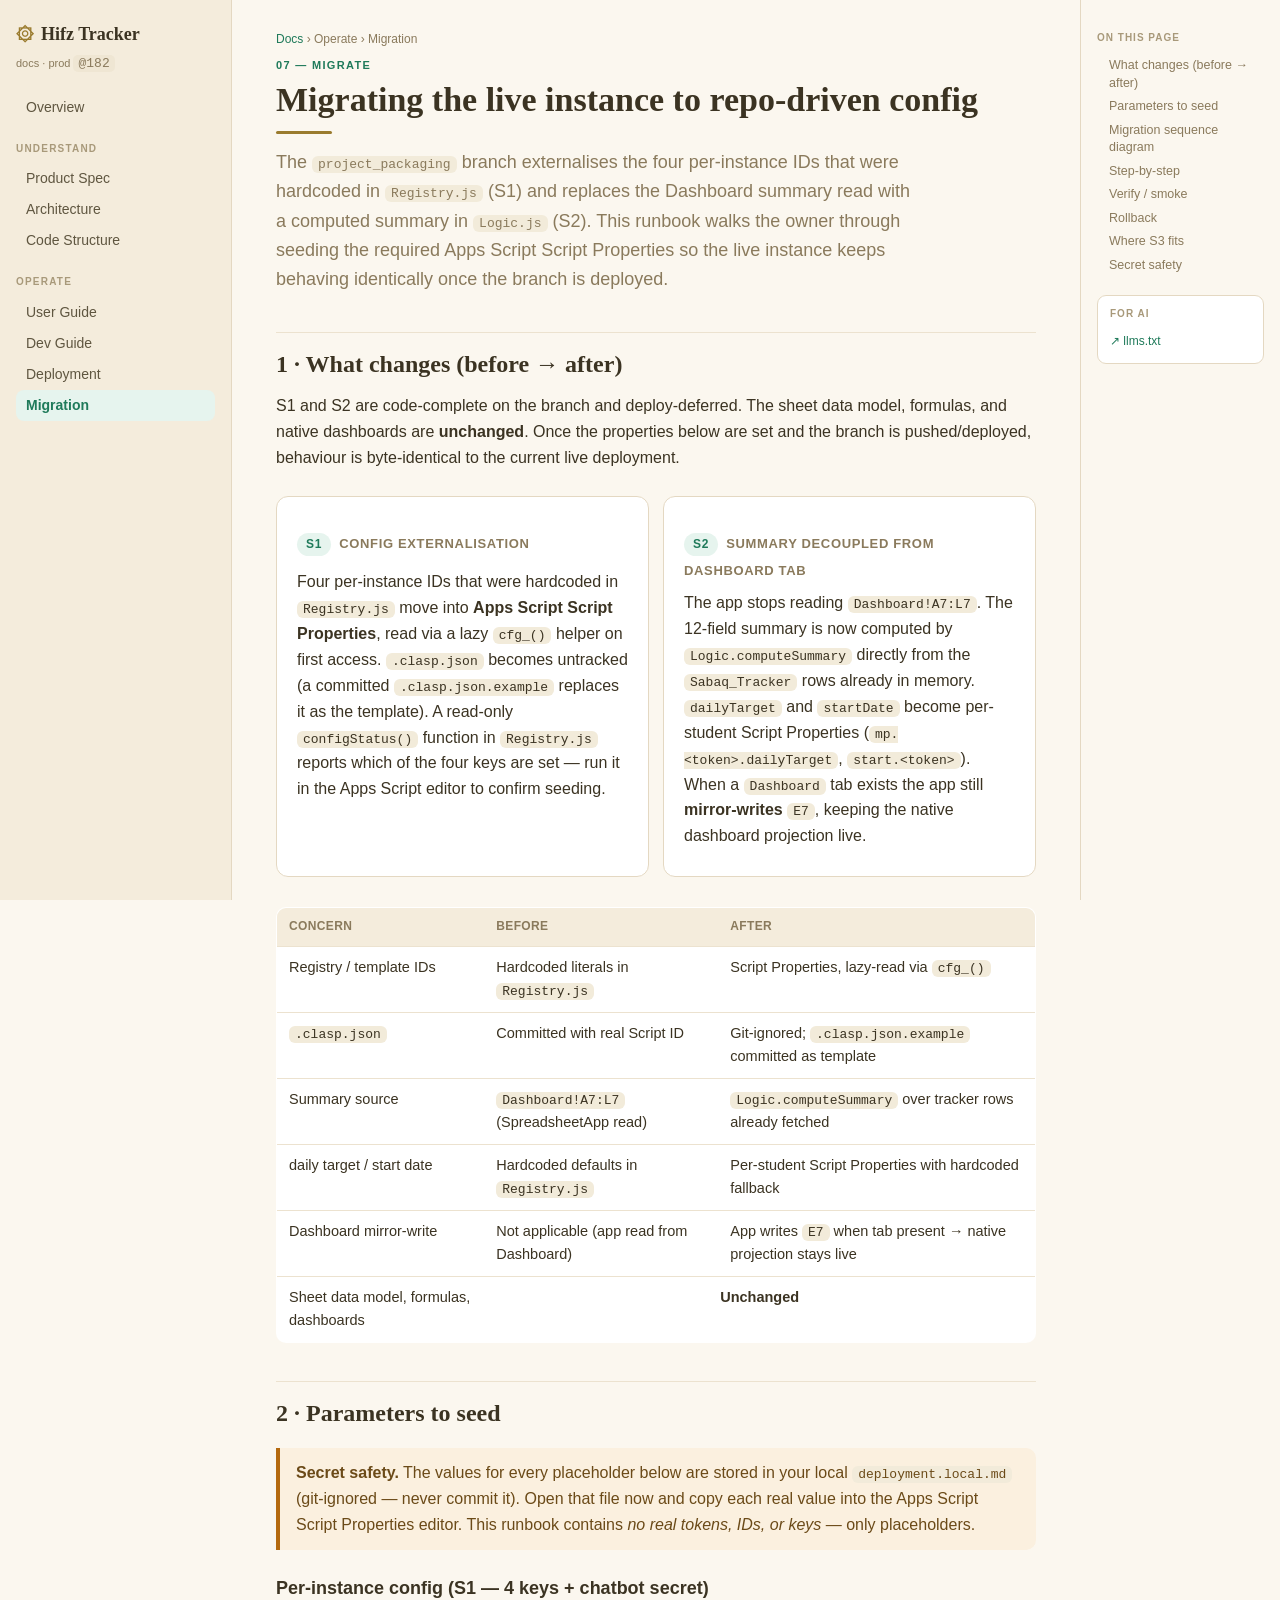
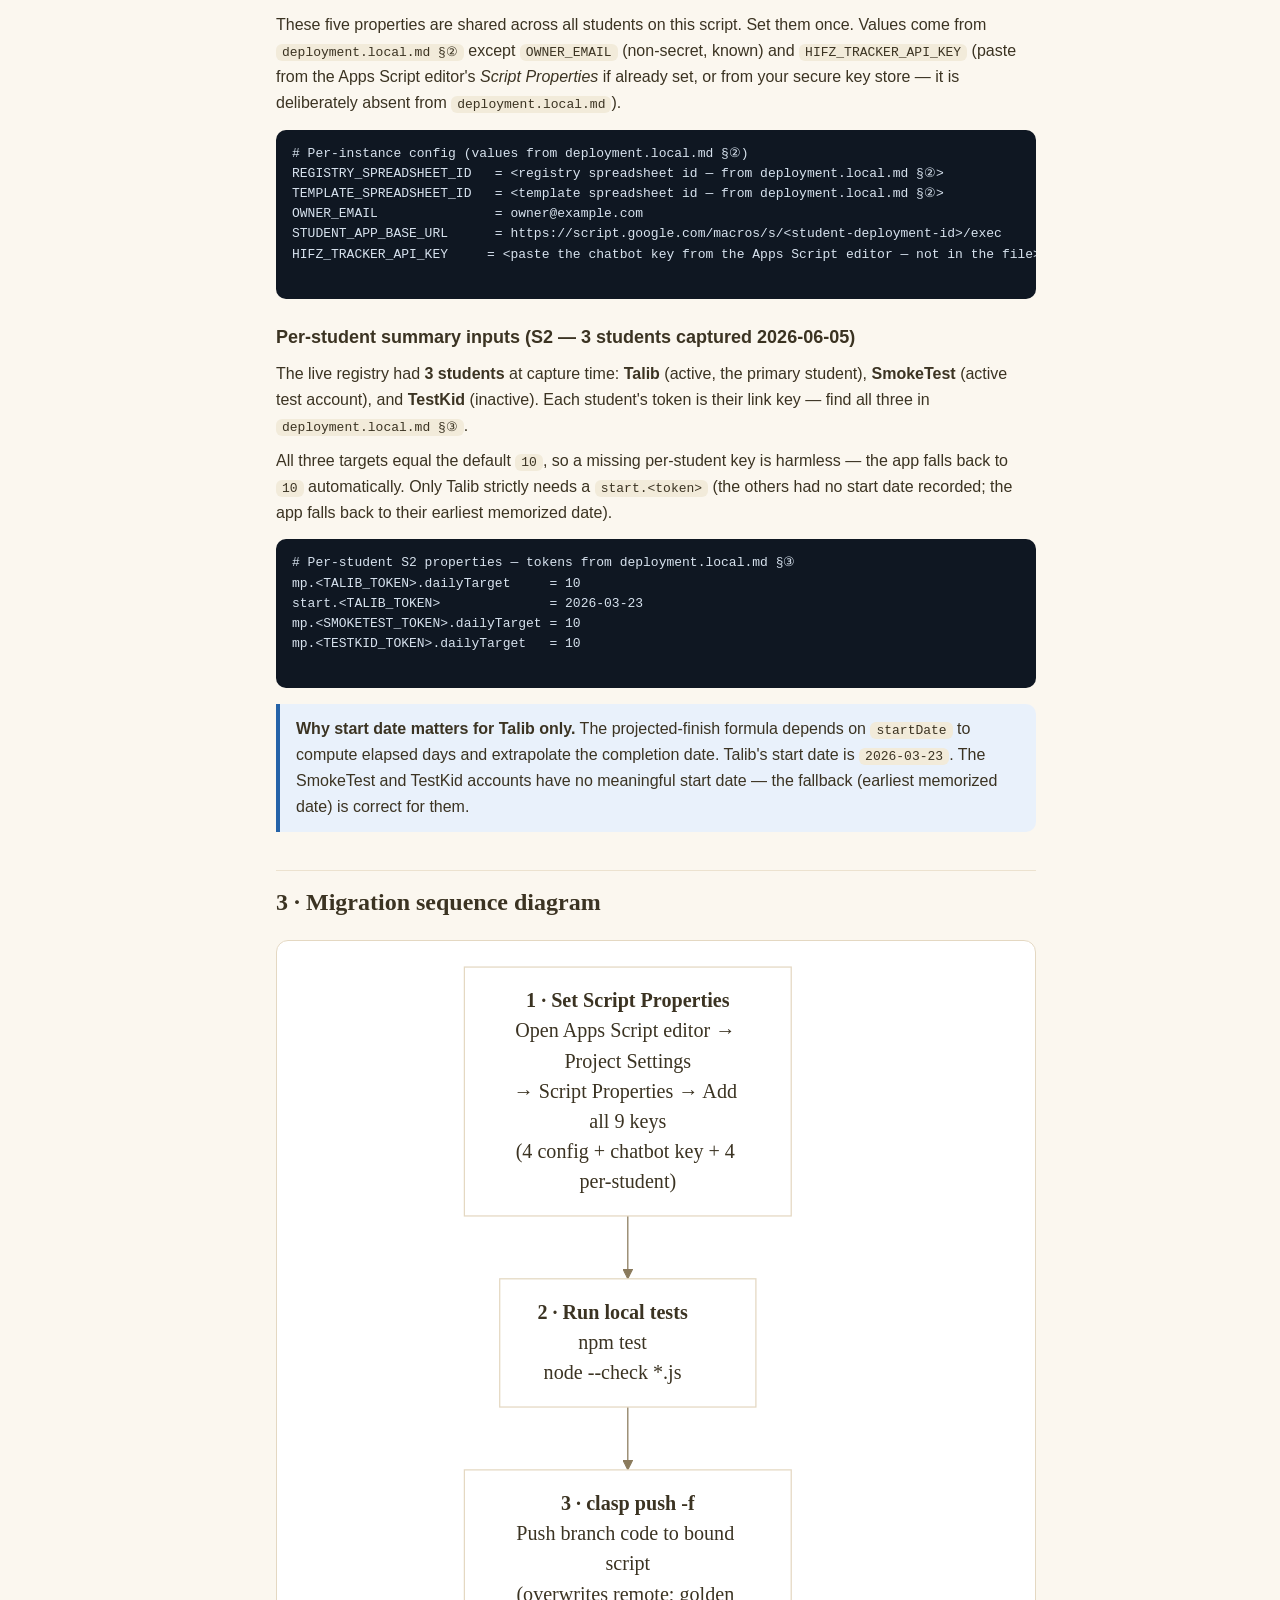
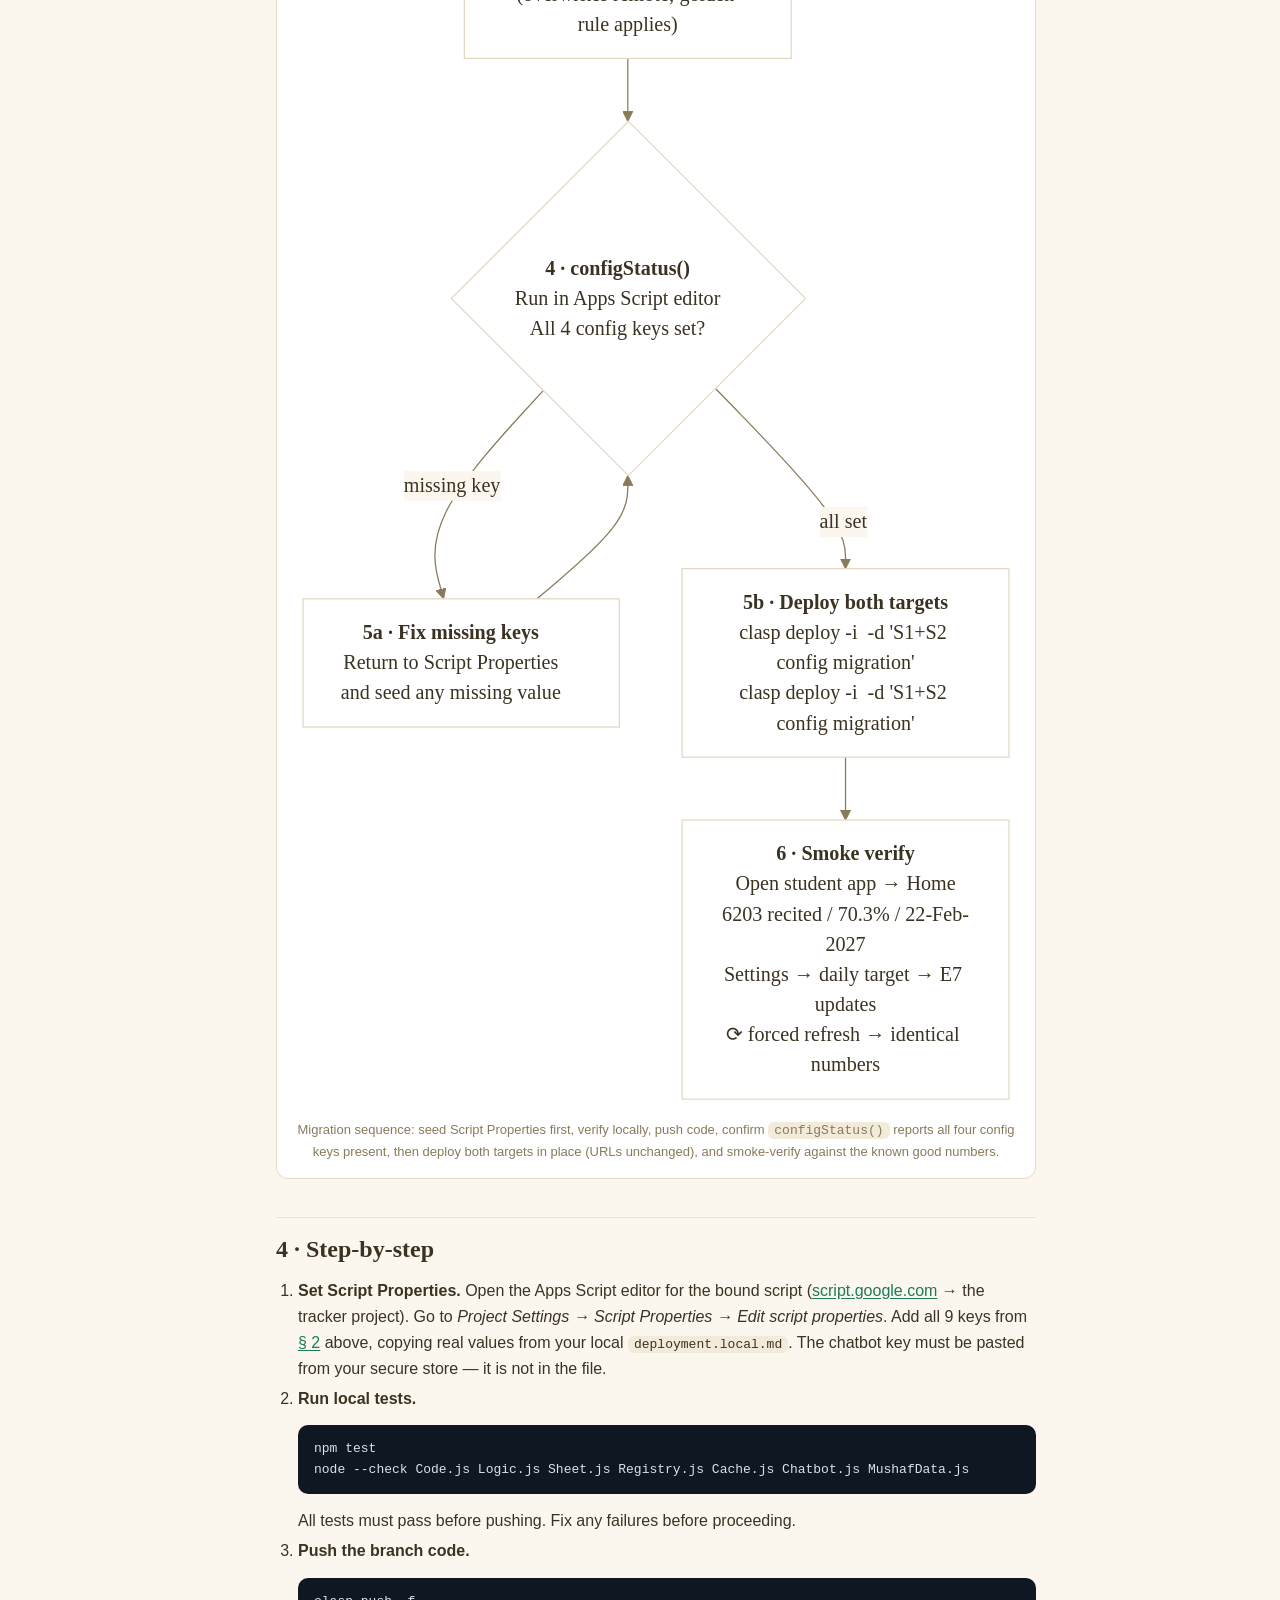
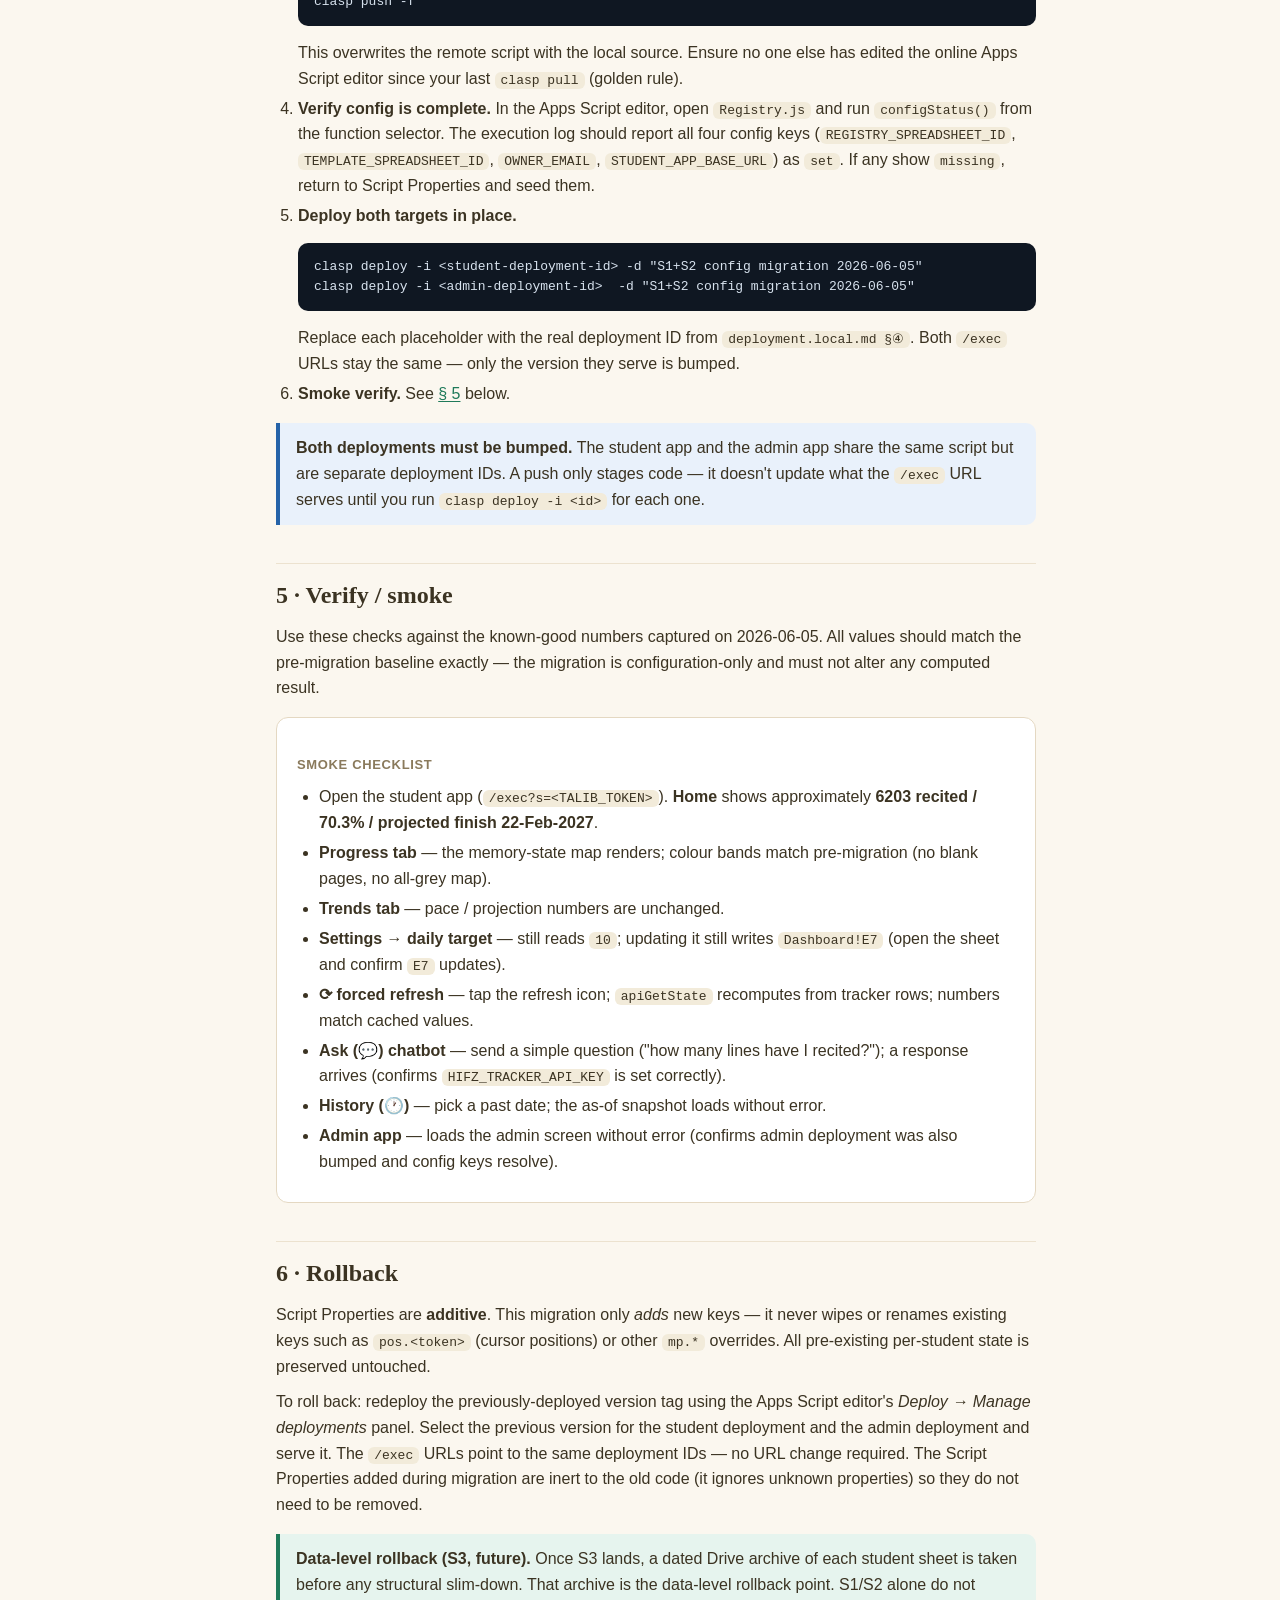
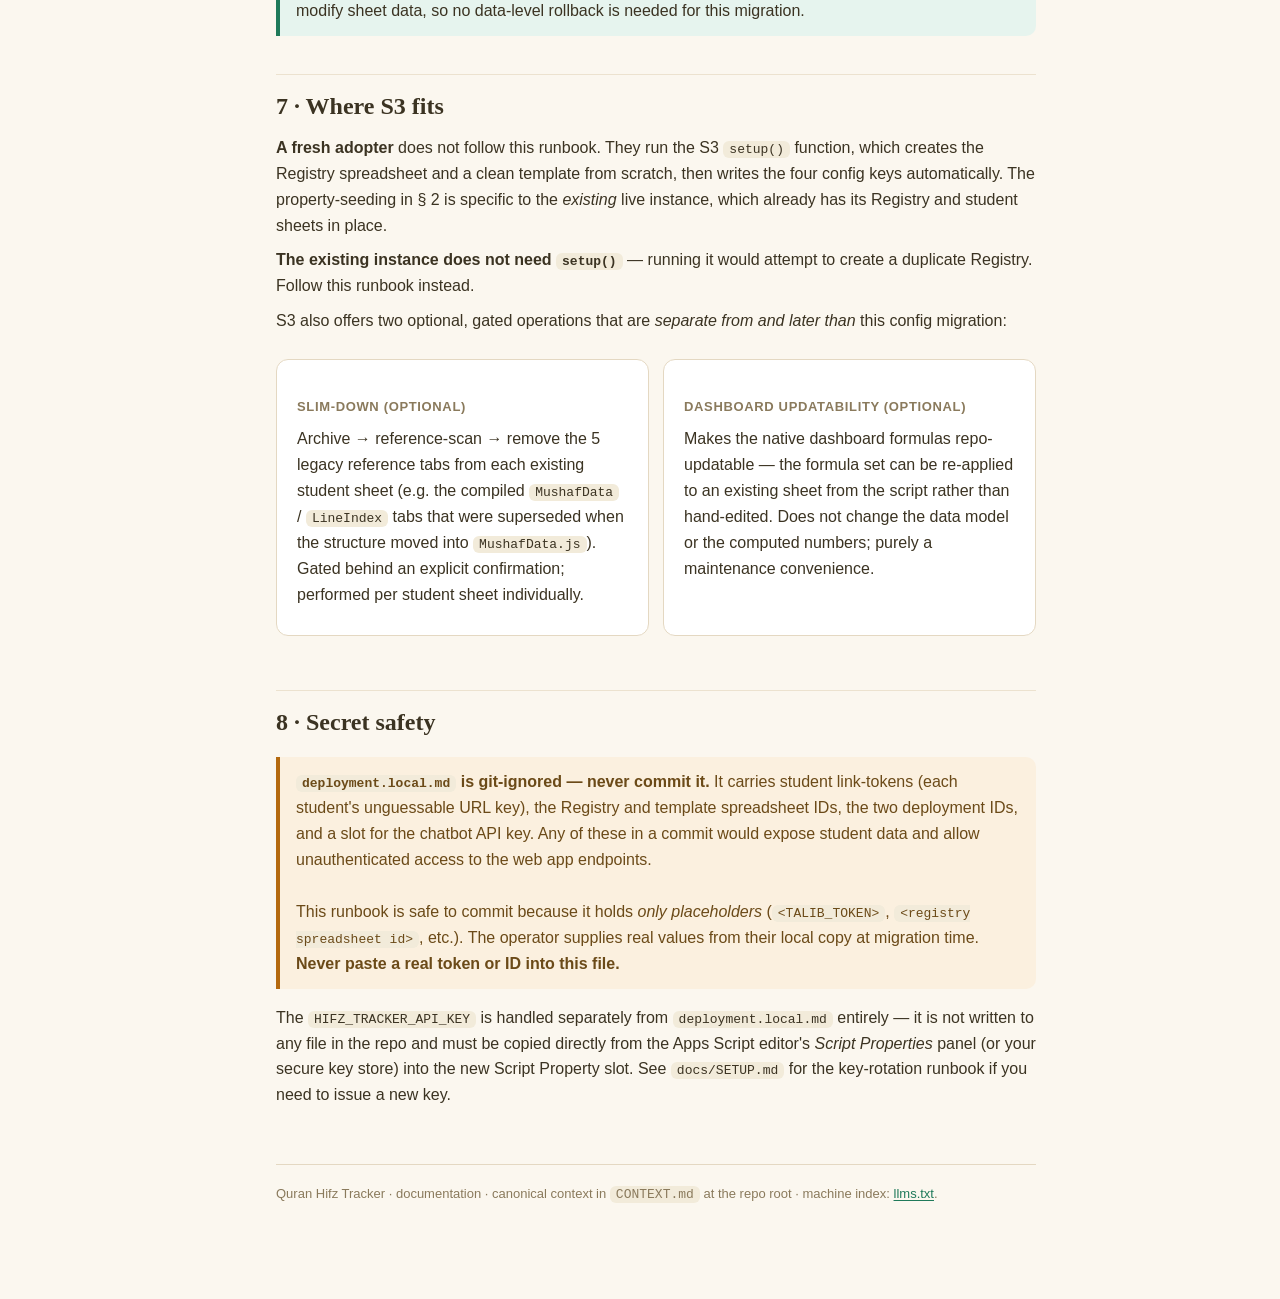
<file: docs/migration.html>
<!DOCTYPE html>
<html lang="en">
<head>
<meta charset="utf-8">
<meta name="viewport" content="width=device-width, initial-scale=1">
<title>Migration Runbook — Quran Hifz Tracker</title>
<meta name="description" content="Runbook for migrating a live Hifz Tracker instance to repo-driven config: the Script Properties to seed, the push/redeploy order, smoke checks, rollback.">
<link rel="stylesheet" href="styles.css">
</head>
<body>
<a class="skip" href="#main">Skip to content</a>
<input type="checkbox" id="navtoggle" class="navtoggle">
<label class="hamburger" for="navtoggle">☰ &nbsp;Hifz Tracker docs</label>
<div class="shell">

  <nav class="sidenav" aria-label="Documentation sections">
    <a class="brand" href="index.html"><span class="mark">۞</span> Hifz Tracker</a>
    <div class="ver">docs · prod <code>@182</code></div>
    <a class="nav" href="index.html">Overview</a>
    <div class="band">Understand</div>
    <a class="nav" href="product-spec.html">Product Spec</a>
    <a class="nav" href="architecture.html">Architecture</a>
    <a class="nav" href="code-structure.html">Code Structure</a>
    <div class="band">Operate</div>
    <a class="nav" href="user-guide.html">User Guide</a>
    <a class="nav" href="dev-guide.html">Dev Guide</a>
    <a class="nav" href="deployment.html">Deployment</a>
    <a class="nav active" href="migration.html">Migration</a>
  </nav>

  <main class="content" id="main"><div class="inner">
    <div class="crumb"><a href="index.html">Docs</a> › Operate › Migration</div>
    <header class="pagehead">
      <div class="kick">07 — Migrate</div>
      <h1>Migrating the live instance to repo-driven config</h1>
      <div class="flourish"></div>
      <p class="lead">The <code>project_packaging</code> branch externalises the four per-instance IDs that
      were hardcoded in <code>Registry.js</code> (S1) and replaces the Dashboard summary read with a computed
      summary in <code>Logic.js</code> (S2). This runbook walks the owner through seeding the required Apps
      Script Script Properties so the live instance keeps behaving identically once the branch is deployed.</p>
    </header>

  <!-- ═══════════════════════════════════════════════ 1 · WHAT CHANGES -->
  <h2 class="anchor" id="whatchanges">1 · What changes (before → after)</h2>

  <p>S1 and S2 are code-complete on the branch and deploy-deferred. The sheet data model, formulas,
  and native dashboards are <b>unchanged</b>. Once the properties below are set and the branch is
  pushed/deployed, behaviour is byte-identical to the current live deployment.</p>

  <div class="grid2">
    <div class="card">
      <h4><span class="pill blue">S1</span> Config externalisation</h4>
      <p>Four per-instance IDs that were hardcoded in <code>Registry.js</code> move into
      <b>Apps Script Script Properties</b>, read via a lazy <code>cfg_()</code> helper on first access.
      <code>.clasp.json</code> becomes untracked (a committed <code>.clasp.json.example</code> replaces
      it as the template). A read-only <code>configStatus()</code> function in <code>Registry.js</code>
      reports which of the four keys are set — run it in the Apps Script editor to confirm seeding.</p>
    </div>
    <div class="card">
      <h4><span class="pill blue">S2</span> Summary decoupled from Dashboard tab</h4>
      <p>The app stops reading <code>Dashboard!A7:L7</code>. The 12-field summary is now computed by
      <code>Logic.computeSummary</code> directly from the <code>Sabaq_Tracker</code> rows already in
      memory. <code>dailyTarget</code> and <code>startDate</code> become per-student Script Properties
      (<code>mp.&lt;token&gt;.dailyTarget</code>, <code>start.&lt;token&gt;</code>). When a
      <code>Dashboard</code> tab exists the app still <b>mirror-writes</b> <code>E7</code>, keeping
      the native dashboard projection live.</p>
    </div>
  </div>

  <table>
    <thead><tr><th>Concern</th><th>Before</th><th>After</th></tr></thead>
    <tbody>
      <tr>
        <td>Registry / template IDs</td>
        <td>Hardcoded literals in <code>Registry.js</code></td>
        <td>Script Properties, lazy-read via <code>cfg_()</code></td>
      </tr>
      <tr>
        <td><code>.clasp.json</code></td>
        <td>Committed with real Script ID</td>
        <td>Git-ignored; <code>.clasp.json.example</code> committed as template</td>
      </tr>
      <tr>
        <td>Summary source</td>
        <td><code>Dashboard!A7:L7</code> (SpreadsheetApp read)</td>
        <td><code>Logic.computeSummary</code> over tracker rows already fetched</td>
      </tr>
      <tr>
        <td>daily target / start date</td>
        <td>Hardcoded defaults in <code>Registry.js</code></td>
        <td>Per-student Script Properties with hardcoded fallback</td>
      </tr>
      <tr>
        <td>Dashboard mirror-write</td>
        <td>Not applicable (app read from Dashboard)</td>
        <td>App writes <code>E7</code> when tab present → native projection stays live</td>
      </tr>
      <tr>
        <td>Sheet data model, formulas, dashboards</td>
        <td colspan="2" style="text-align:center"><b>Unchanged</b></td>
      </tr>
    </tbody>
  </table>

  <!-- ═══════════════════════════════════════════════ 2 · PARAMS TO SEED -->
  <h2 class="anchor" id="params">2 · Parameters to seed</h2>

  <div class="callout warn">
    <b>Secret safety.</b> The values for every placeholder below are stored in your local
    <code>deployment.local.md</code> (git-ignored — never commit it). Open that file now and
    copy each real value into the Apps Script Script Properties editor. This runbook contains
    <em>no real tokens, IDs, or keys</em> — only placeholders.
  </div>

  <h3>Per-instance config (S1 — 4 keys + chatbot secret)</h3>
  <p>These five properties are shared across all students on this script. Set them once. Values
  come from <code>deployment.local.md §②</code> except <code>OWNER_EMAIL</code> (non-secret,
  known) and <code>HIFZ_TRACKER_API_KEY</code> (paste from the Apps Script editor's
  <i>Script Properties</i> if already set, or from your secure key store — it is deliberately
  absent from <code>deployment.local.md</code>).</p>

  <pre>
# Per-instance config (values from deployment.local.md §②)
REGISTRY_SPREADSHEET_ID   = &lt;registry spreadsheet id — from deployment.local.md §②&gt;
TEMPLATE_SPREADSHEET_ID   = &lt;template spreadsheet id — from deployment.local.md §②&gt;
OWNER_EMAIL               = owner@example.com
STUDENT_APP_BASE_URL      = https://script.google.com/macros/s/&lt;student-deployment-id&gt;/exec
HIFZ_TRACKER_API_KEY     = &lt;paste the chatbot key from the Apps Script editor — not in the file&gt;
  </pre>

  <h3>Per-student summary inputs (S2 — 3 students captured 2026-06-05)</h3>
  <p>The live registry had <b>3 students</b> at capture time: <b>Talib</b> (active, the primary
  student), <b>SmokeTest</b> (active test account), and <b>TestKid</b> (inactive). Each student's
  token is their link key — find all three in <code>deployment.local.md §③</code>.</p>

  <p>All three targets equal the default <code>10</code>, so a missing per-student key
  is harmless — the app falls back to <code>10</code> automatically. Only Talib strictly needs a
  <code>start.&lt;token&gt;</code> (the others had no start date recorded; the app falls back to
  their earliest memorized date).</p>

  <pre>
# Per-student S2 properties — tokens from deployment.local.md §③
mp.&lt;TALIB_TOKEN&gt;.dailyTarget     = 10
start.&lt;TALIB_TOKEN&gt;              = 2026-03-23
mp.&lt;SMOKETEST_TOKEN&gt;.dailyTarget = 10
mp.&lt;TESTKID_TOKEN&gt;.dailyTarget   = 10
  </pre>

  <div class="callout blue">
    <b>Why start date matters for Talib only.</b> The projected-finish formula depends on
    <code>startDate</code> to compute elapsed days and extrapolate the completion date. Talib's
    start date is <code>2026-03-23</code>. The SmokeTest and TestKid accounts have no meaningful
    start date — the fallback (earliest memorized date) is correct for them.
  </div>

  <!-- ═══════════════════════════════════════════════ 3 · DIAGRAM -->
  <h2 class="anchor" id="diagram">3 · Migration sequence diagram</h2>

  <div class="figure">
    <!--mmd:migration-1--><div class="mmd"><svg id="mmd-migration-1" width="100%" xmlns="http://www.w3.org/2000/svg" xmlns:xlink="http://www.w3.org/1999/xlink" class="flowchart" style="max-width: 577.531px; background-color: transparent;;max-width:100%;height:auto" viewBox="0 0 577.53125 1393.859375" role="graphics-document document" aria-roledescription="flowchart-v2"><style>#mmd-migration-1{font-family:Georgia,"Times New Roman",serif;font-size:16px;fill:#3b3322;}@keyframes edge-animation-frame{from{stroke-dashoffset:0;}}@keyframes dash{to{stroke-dashoffset:0;}}#mmd-migration-1 .edge-animation-slow{stroke-dasharray:9,5!important;stroke-dashoffset:900;animation:dash 50s linear infinite;stroke-linecap:round;}#mmd-migration-1 .edge-animation-fast{stroke-dasharray:9,5!important;stroke-dashoffset:900;animation:dash 20s linear infinite;stroke-linecap:round;}#mmd-migration-1 .error-icon{fill:#f4ecdc;}#mmd-migration-1 .error-text{fill:#0b1323;stroke:#0b1323;}#mmd-migration-1 .edge-thickness-normal{stroke-width:1px;}#mmd-migration-1 .edge-thickness-thick{stroke-width:3.5px;}#mmd-migration-1 .edge-pattern-solid{stroke-dasharray:0;}#mmd-migration-1 .edge-thickness-invisible{stroke-width:0;fill:none;}#mmd-migration-1 .edge-pattern-dashed{stroke-dasharray:3;}#mmd-migration-1 .edge-pattern-dotted{stroke-dasharray:2;}#mmd-migration-1 .marker{fill:#8a7a5c;stroke:#8a7a5c;}#mmd-migration-1 .marker.cross{stroke:#8a7a5c;}#mmd-migration-1 svg{font-family:Georgia,"Times New Roman",serif;font-size:16px;}#mmd-migration-1 p{margin:0;}#mmd-migration-1 .label{font-family:Georgia,"Times New Roman",serif;color:#3b3322;}#mmd-migration-1 .cluster-label text{fill:#3f4a2e;}#mmd-migration-1 .cluster-label span{color:#3f4a2e;}#mmd-migration-1 .cluster-label span p{background-color:transparent;}#mmd-migration-1 .label text,#mmd-migration-1 span{fill:#3b3322;color:#3b3322;}#mmd-migration-1 .node rect,#mmd-migration-1 .node circle,#mmd-migration-1 .node ellipse,#mmd-migration-1 .node polygon,#mmd-migration-1 .node path{fill:#ffffff;stroke:#e4d8c2;stroke-width:1px;}#mmd-migration-1 .rough-node .label text,#mmd-migration-1 .node .label text,#mmd-migration-1 .image-shape .label,#mmd-migration-1 .icon-shape .label{text-anchor:middle;}#mmd-migration-1 .node .katex path{fill:#000;stroke:#000;stroke-width:1px;}#mmd-migration-1 .rough-node .label,#mmd-migration-1 .node .label,#mmd-migration-1 .image-shape .label,#mmd-migration-1 .icon-shape .label{text-align:center;}#mmd-migration-1 .node.clickable{cursor:pointer;}#mmd-migration-1 .root .anchor path{fill:#8a7a5c!important;stroke-width:0;stroke:#8a7a5c;}#mmd-migration-1 .arrowheadPath{fill:rgba(255, 255, 255, 0);}#mmd-migration-1 .edgePath .path{stroke:#8a7a5c;stroke-width:1px;}#mmd-migration-1 .flowchart-link{stroke:#8a7a5c;fill:none;}#mmd-migration-1 .edgeLabel{background-color:#fbf7ef;text-align:center;}#mmd-migration-1 .edgeLabel p{background-color:#fbf7ef;}#mmd-migration-1 .edgeLabel rect{opacity:0.5;background-color:#fbf7ef;fill:#fbf7ef;}#mmd-migration-1 .labelBkg{background-color:rgba(251, 247, 239, 0.5);}#mmd-migration-1 .cluster rect{fill:#f8f1e3;stroke:#e4d8c2;stroke-width:1px;}#mmd-migration-1 .cluster text{fill:#3f4a2e;}#mmd-migration-1 .cluster span{color:#3f4a2e;}#mmd-migration-1 div.mermaidTooltip{position:absolute;text-align:center;max-width:200px;padding:2px;font-family:Georgia,"Times New Roman",serif;font-size:12px;background:#f4ecdc;border:1px solid hsl(40, 12.1739130435%, 80.9803921569%);border-radius:2px;pointer-events:none;z-index:100;}#mmd-migration-1 .flowchartTitleText{text-anchor:middle;font-size:18px;fill:#3b3322;}#mmd-migration-1 rect.text{fill:none;stroke-width:0;}#mmd-migration-1 .icon-shape,#mmd-migration-1 .image-shape{background-color:#fbf7ef;text-align:center;}#mmd-migration-1 .icon-shape p,#mmd-migration-1 .image-shape p{background-color:#fbf7ef;padding:2px;}#mmd-migration-1 .icon-shape .label rect,#mmd-migration-1 .image-shape .label rect{opacity:0.5;background-color:#fbf7ef;fill:#fbf7ef;}#mmd-migration-1 .label-icon{display:inline-block;height:1em;overflow:visible;vertical-align:-0.125em;}#mmd-migration-1 .node .label-icon path{fill:currentColor;stroke:revert;stroke-width:revert;}#mmd-migration-1 .node .neo-node{stroke:#e4d8c2;}#mmd-migration-1 [data-look="neo"].node rect,#mmd-migration-1 [data-look="neo"].cluster rect,#mmd-migration-1 [data-look="neo"].node polygon{stroke:url(#mmd-migration-1-gradient);filter:drop-shadow( 1px 2px 2px rgba(185,185,185,1));}#mmd-migration-1 [data-look="neo"].node path{stroke:url(#mmd-migration-1-gradient);stroke-width:1px;}#mmd-migration-1 [data-look="neo"].node .outer-path{filter:drop-shadow( 1px 2px 2px rgba(185,185,185,1));}#mmd-migration-1 [data-look="neo"].node .neo-line path{stroke:#e4d8c2;filter:none;}#mmd-migration-1 [data-look="neo"].node circle{stroke:url(#mmd-migration-1-gradient);filter:drop-shadow( 1px 2px 2px rgba(185,185,185,1));}#mmd-migration-1 [data-look="neo"].node circle .state-start{fill:#000000;}#mmd-migration-1 [data-look="neo"].icon-shape .icon{fill:url(#mmd-migration-1-gradient);filter:drop-shadow( 1px 2px 2px rgba(185,185,185,1));}#mmd-migration-1 [data-look="neo"].icon-shape .icon-neo path{stroke:url(#mmd-migration-1-gradient);filter:drop-shadow( 1px 2px 2px rgba(185,185,185,1));}#mmd-migration-1 :root{--mermaid-font-family:"trebuchet ms",verdana,arial,sans-serif;}</style><g><marker id="mmd-migration-1_flowchart-v2-pointEnd" class="marker flowchart-v2" viewBox="0 0 10 10" refX="5" refY="5" markerUnits="userSpaceOnUse" markerWidth="8" markerHeight="8" orient="auto"><path d="M 0 0 L 10 5 L 0 10 z" class="arrowMarkerPath" style="stroke-width: 1; stroke-dasharray: 1, 0;"/></marker><marker id="mmd-migration-1_flowchart-v2-pointStart" class="marker flowchart-v2" viewBox="0 0 10 10" refX="4.5" refY="5" markerUnits="userSpaceOnUse" markerWidth="8" markerHeight="8" orient="auto"><path d="M 0 5 L 10 10 L 10 0 z" class="arrowMarkerPath" style="stroke-width: 1; stroke-dasharray: 1, 0;"/></marker><marker id="mmd-migration-1_flowchart-v2-pointEnd-margin" class="marker flowchart-v2" viewBox="0 0 11.5 14" refX="11.5" refY="7" markerUnits="userSpaceOnUse" markerWidth="10.5" markerHeight="14" orient="auto"><path d="M 0 0 L 11.5 7 L 0 14 z" class="arrowMarkerPath" style="stroke-width: 0; stroke-dasharray: 1, 0;"/></marker><marker id="mmd-migration-1_flowchart-v2-pointStart-margin" class="marker flowchart-v2" viewBox="0 0 11.5 14" refX="1" refY="7" markerUnits="userSpaceOnUse" markerWidth="11.5" markerHeight="14" orient="auto"><polygon points="0,7 11.5,14 11.5,0" class="arrowMarkerPath" style="stroke-width: 0; stroke-dasharray: 1, 0;"/></marker><marker id="mmd-migration-1_flowchart-v2-circleEnd" class="marker flowchart-v2" viewBox="0 0 10 10" refX="11" refY="5" markerUnits="userSpaceOnUse" markerWidth="11" markerHeight="11" orient="auto"><circle cx="5" cy="5" r="5" class="arrowMarkerPath" style="stroke-width: 1; stroke-dasharray: 1, 0;"/></marker><marker id="mmd-migration-1_flowchart-v2-circleStart" class="marker flowchart-v2" viewBox="0 0 10 10" refX="-1" refY="5" markerUnits="userSpaceOnUse" markerWidth="11" markerHeight="11" orient="auto"><circle cx="5" cy="5" r="5" class="arrowMarkerPath" style="stroke-width: 1; stroke-dasharray: 1, 0;"/></marker><marker id="mmd-migration-1_flowchart-v2-circleEnd-margin" class="marker flowchart-v2" viewBox="0 0 10 10" refY="5" refX="12.25" markerUnits="userSpaceOnUse" markerWidth="14" markerHeight="14" orient="auto"><circle cx="5" cy="5" r="5" class="arrowMarkerPath" style="stroke-width: 0; stroke-dasharray: 1, 0;"/></marker><marker id="mmd-migration-1_flowchart-v2-circleStart-margin" class="marker flowchart-v2" viewBox="0 0 10 10" refX="-2" refY="5" markerUnits="userSpaceOnUse" markerWidth="14" markerHeight="14" orient="auto"><circle cx="5" cy="5" r="5" class="arrowMarkerPath" style="stroke-width: 0; stroke-dasharray: 1, 0;"/></marker><marker id="mmd-migration-1_flowchart-v2-crossEnd" class="marker cross flowchart-v2" viewBox="0 0 11 11" refX="12" refY="5.2" markerUnits="userSpaceOnUse" markerWidth="11" markerHeight="11" orient="auto"><path d="M 1,1 l 9,9 M 10,1 l -9,9" class="arrowMarkerPath" style="stroke-width: 2; stroke-dasharray: 1, 0;"/></marker><marker id="mmd-migration-1_flowchart-v2-crossStart" class="marker cross flowchart-v2" viewBox="0 0 11 11" refX="-1" refY="5.2" markerUnits="userSpaceOnUse" markerWidth="11" markerHeight="11" orient="auto"><path d="M 1,1 l 9,9 M 10,1 l -9,9" class="arrowMarkerPath" style="stroke-width: 2; stroke-dasharray: 1, 0;"/></marker><marker id="mmd-migration-1_flowchart-v2-crossEnd-margin" class="marker cross flowchart-v2" viewBox="0 0 15 15" refX="17.7" refY="7.5" markerUnits="userSpaceOnUse" markerWidth="12" markerHeight="12" orient="auto"><path d="M 1,1 L 14,14 M 1,14 L 14,1" class="arrowMarkerPath" style="stroke-width: 2.5;"/></marker><marker id="mmd-migration-1_flowchart-v2-crossStart-margin" class="marker cross flowchart-v2" viewBox="0 0 15 15" refX="-3.5" refY="7.5" markerUnits="userSpaceOnUse" markerWidth="12" markerHeight="12" orient="auto"><path d="M 1,1 L 14,14 M 1,14 L 14,1" class="arrowMarkerPath" style="stroke-width: 2.5; stroke-dasharray: 1, 0;"/></marker><g class="root"><g class="clusters"/><g class="edgePaths"><path d="M266.336,206L266.336,210.167C266.336,214.333,266.336,222.667,266.336,230.333C266.336,238,266.336,245,266.336,248.5L266.336,252" id="mmd-migration-1-L_A_B_0" class="edge-thickness-normal edge-pattern-solid edge-thickness-normal edge-pattern-solid flowchart-link" style=";" data-edge="true" data-et="edge" data-id="L_A_B_0" data-points="W3sieCI6MjY2LjMzNTkzNzUsInkiOjIwNn0seyJ4IjoyNjYuMzM1OTM3NSwieSI6MjMxfSx7IngiOjI2Ni4zMzU5Mzc1LCJ5IjoyNTZ9XQ==" data-look="classic" marker-end="url(#mmd-migration-1_flowchart-v2-pointEnd)"/><path d="M266.336,358L266.336,362.167C266.336,366.333,266.336,374.667,266.336,382.333C266.336,390,266.336,397,266.336,400.5L266.336,404" id="mmd-migration-1-L_B_C_0" class="edge-thickness-normal edge-pattern-solid edge-thickness-normal edge-pattern-solid flowchart-link" style=";" data-edge="true" data-et="edge" data-id="L_B_C_0" data-points="W3sieCI6MjY2LjMzNTkzNzUsInkiOjM1OH0seyJ4IjoyNjYuMzM1OTM3NSwieSI6MzgzfSx7IngiOjI2Ni4zMzU5Mzc1LCJ5Ijo0MDh9XQ==" data-look="classic" marker-end="url(#mmd-migration-1_flowchart-v2-pointEnd)"/><path d="M266.336,558L266.336,562.167C266.336,566.333,266.336,574.667,266.336,582.333C266.336,590,266.336,597,266.336,600.5L266.336,604" id="mmd-migration-1-L_C_D_0" class="edge-thickness-normal edge-pattern-solid edge-thickness-normal edge-pattern-solid flowchart-link" style=";" data-edge="true" data-et="edge" data-id="L_C_D_0" data-points="W3sieCI6MjY2LjMzNTkzNzUsInkiOjU1OH0seyJ4IjoyNjYuMzM1OTM3NSwieSI6NTgzfSx7IngiOjI2Ni4zMzU5Mzc1LCJ5Ijo2MDh9XQ==" data-look="classic" marker-end="url(#mmd-migration-1_flowchart-v2-pointEnd)"/><path d="M335.851,820.345L353.131,838.097C370.411,855.85,404.971,891.354,422.251,914.607C439.531,937.859,439.531,948.859,439.531,954.359L439.531,959.859" id="mmd-migration-1-L_D_F_0" class="edge-thickness-normal edge-pattern-solid edge-thickness-normal edge-pattern-solid flowchart-link" style=";" data-edge="true" data-et="edge" data-id="L_D_F_0" data-points="W3sieCI6MzM1Ljg1MDY3MjMyOTczMjU2LCJ5Ijo4MjAuMzQ0NjQwMTcwMjY3NH0seyJ4Ijo0MzkuNTMxMjUsInkiOjkyNi44NTkzNzV9LHsieCI6NDM5LjUzMTI1LCJ5Ijo5NjMuODU5Mzc1fV0=" data-look="classic" marker-end="url(#mmd-migration-1_flowchart-v2-pointEnd)"/><path d="M198.891,822.415L182.915,839.822C166.938,857.23,134.985,892.044,121.621,918.976C108.258,945.907,113.485,964.954,116.099,974.478L118.712,984.002" id="mmd-migration-1-L_D_E_0" class="edge-thickness-normal edge-pattern-solid edge-thickness-normal edge-pattern-solid flowchart-link" style=";" data-edge="true" data-et="edge" data-id="L_D_E_0" data-points="W3sieCI6MTk4Ljg5MTE1MzkwNjE0MjY4LCJ5Ijo4MjIuNDE0NTkxNDA2MTQyN30seyJ4IjoxMDMuMDMxMjUsInkiOjkyNi44NTkzNzV9LHsieCI6MTE5Ljc3MDUwNzgxMjUsInkiOjk4Ny44NTkzNzV9XQ==" data-look="classic" marker-end="url(#mmd-migration-1_flowchart-v2-pointEnd)"/><path d="M194.132,987.859L206.166,977.693C218.2,967.526,242.268,947.193,254.302,931.526C266.336,915.859,266.336,904.859,266.336,899.359L266.336,893.859" id="mmd-migration-1-L_E_D_0" class="edge-thickness-normal edge-pattern-solid edge-thickness-normal edge-pattern-solid flowchart-link" style=";" data-edge="true" data-et="edge" data-id="L_E_D_0" data-points="W3sieCI6MTk0LjEzMjQ2MzcyNzY3ODU2LCJ5Ijo5ODcuODU5Mzc1fSx7IngiOjI2Ni4zMzU5Mzc1LCJ5Ijo5MjYuODU5Mzc1fSx7IngiOjI2Ni4zMzU5Mzc1LCJ5Ijo4ODkuODU5Mzc1fV0=" data-look="classic" marker-end="url(#mmd-migration-1_flowchart-v2-pointEnd)"/><path d="M439.531,1113.859L439.531,1118.026C439.531,1122.193,439.531,1130.526,439.531,1138.193C439.531,1145.859,439.531,1152.859,439.531,1156.359L439.531,1159.859" id="mmd-migration-1-L_F_G_0" class="edge-thickness-normal edge-pattern-solid edge-thickness-normal edge-pattern-solid flowchart-link" style=";" data-edge="true" data-et="edge" data-id="L_F_G_0" data-points="W3sieCI6NDM5LjUzMTI1LCJ5IjoxMTEzLjg1OTM3NX0seyJ4Ijo0MzkuNTMxMjUsInkiOjExMzguODU5Mzc1fSx7IngiOjQzOS41MzEyNSwieSI6MTE2My44NTkzNzV9XQ==" data-look="classic" marker-end="url(#mmd-migration-1_flowchart-v2-pointEnd)"/></g><g class="edgeLabels"><g class="edgeLabel"><g class="label" data-id="L_A_B_0" transform="translate(0, 0)"><foreignObject width="0" height="0"><div xmlns="http://www.w3.org/1999/xhtml" class="labelBkg" style="display: table-cell; white-space: nowrap; line-height: 1.5; max-width: 200px; text-align: center;"><span class="edgeLabel"></span></div></foreignObject></g></g><g class="edgeLabel"><g class="label" data-id="L_B_C_0" transform="translate(0, 0)"><foreignObject width="0" height="0"><div xmlns="http://www.w3.org/1999/xhtml" class="labelBkg" style="display: table-cell; white-space: nowrap; line-height: 1.5; max-width: 200px; text-align: center;"><span class="edgeLabel"></span></div></foreignObject></g></g><g class="edgeLabel"><g class="label" data-id="L_C_D_0" transform="translate(0, 0)"><foreignObject width="0" height="0"><div xmlns="http://www.w3.org/1999/xhtml" class="labelBkg" style="display: table-cell; white-space: nowrap; line-height: 1.5; max-width: 200px; text-align: center;"><span class="edgeLabel"></span></div></foreignObject></g></g><g class="edgeLabel" transform="translate(439.53125, 926.859375)"><g class="label" data-id="L_D_F_0" transform="translate(-20.625, -12)"><foreignObject width="41.25" height="24"><div xmlns="http://www.w3.org/1999/xhtml" class="labelBkg" style="display: table-cell; white-space: nowrap; line-height: 1.5; max-width: 200px; text-align: center;"><span class="edgeLabel"><p>all set</p></span></div></foreignObject></g></g><g class="edgeLabel" transform="translate(129.5753, 897.93814)"><g class="label" data-id="L_D_E_0" transform="translate(-41.46875, -12)"><foreignObject width="82.9375" height="24"><div xmlns="http://www.w3.org/1999/xhtml" class="labelBkg" style="display: table-cell; white-space: nowrap; line-height: 1.5; max-width: 200px; text-align: center;"><span class="edgeLabel"><p>missing key</p></span></div></foreignObject></g></g><g class="edgeLabel"><g class="label" data-id="L_E_D_0" transform="translate(0, 0)"><foreignObject width="0" height="0"><div xmlns="http://www.w3.org/1999/xhtml" class="labelBkg" style="display: table-cell; white-space: nowrap; line-height: 1.5; max-width: 200px; text-align: center;"><span class="edgeLabel"></span></div></foreignObject></g></g><g class="edgeLabel"><g class="label" data-id="L_F_G_0" transform="translate(0, 0)"><foreignObject width="0" height="0"><div xmlns="http://www.w3.org/1999/xhtml" class="labelBkg" style="display: table-cell; white-space: nowrap; line-height: 1.5; max-width: 200px; text-align: center;"><span class="edgeLabel"></span></div></foreignObject></g></g></g><g class="nodes"><g class="node default" id="mmd-migration-1-flowchart-A-0" data-look="classic" transform="translate(266.3359375, 107)"><rect class="basic label-container" style="" x="-130" y="-99" width="260" height="198"/><g class="label" style="" transform="translate(-100, -84)"><rect/><foreignObject width="200" height="168"><div xmlns="http://www.w3.org/1999/xhtml" style="display: table; white-space: break-spaces; line-height: 1.5; max-width: 200px; text-align: center; width: 200px;"><span class="nodeLabel"><p><b>1 · Set Script Properties</b><br />Open Apps Script editor → Project Settings<br />→ Script Properties → Add all 9 keys<br />(4 config + chatbot key + 4 per-student)</p></span></div></foreignObject></g></g><g class="node default" id="mmd-migration-1-flowchart-B-1" data-look="classic" transform="translate(266.3359375, 307)"><rect class="basic label-container" style="" x="-101.8984375" y="-51" width="203.796875" height="102"/><g class="label" style="" transform="translate(-71.8984375, -36)"><rect/><foreignObject width="143.796875" height="72"><div xmlns="http://www.w3.org/1999/xhtml" style="display: table-cell; white-space: nowrap; line-height: 1.5; max-width: 200px; text-align: center;"><span class="nodeLabel"><p><b>2 · Run local tests</b><br />npm test<br />node --check *.js</p></span></div></foreignObject></g></g><g class="node default" id="mmd-migration-1-flowchart-C-2" data-look="classic" transform="translate(266.3359375, 483)"><rect class="basic label-container" style="" x="-130" y="-75" width="260" height="150"/><g class="label" style="" transform="translate(-100, -60)"><rect/><foreignObject width="200" height="120"><div xmlns="http://www.w3.org/1999/xhtml" style="display: table; white-space: break-spaces; line-height: 1.5; max-width: 200px; text-align: center; width: 200px;"><span class="nodeLabel"><p><b>3 · clasp push -f</b><br />Push branch code to bound script<br />(overwrites remote; golden rule applies)</p></span></div></foreignObject></g></g><g class="node default" id="mmd-migration-1-flowchart-D-3" data-look="classic" transform="translate(266.3359375, 748.9296875)"><polygon points="140.9296875,0 281.859375,-140.9296875 140.9296875,-281.859375 0,-140.9296875" class="label-container" transform="translate(-140.4296875, 140.9296875)"/><g class="label" style="" transform="translate(-89.9296875, -36)"><rect/><foreignObject width="179.859375" height="72"><div xmlns="http://www.w3.org/1999/xhtml" style="display: table-cell; white-space: nowrap; line-height: 1.5; max-width: 200px; text-align: center;"><span class="nodeLabel"><p><b>4 · configStatus()</b><br />Run in Apps Script editor<br />All 4 config keys set?</p></span></div></foreignObject></g></g><g class="node default" id="mmd-migration-1-flowchart-E-4" data-look="classic" transform="translate(133.765625, 1038.859375)"><rect class="basic label-container" style="" x="-125.765625" y="-51" width="251.53125" height="102"/><g class="label" style="" transform="translate(-95.765625, -36)"><rect/><foreignObject width="191.53125" height="72"><div xmlns="http://www.w3.org/1999/xhtml" style="display: table-cell; white-space: nowrap; line-height: 1.5; max-width: 200px; text-align: center;"><span class="nodeLabel"><p><b>5a · Fix missing keys</b><br />Return to Script Properties<br />and seed any missing value</p></span></div></foreignObject></g></g><g class="node default" id="mmd-migration-1-flowchart-F-5" data-look="classic" transform="translate(439.53125, 1038.859375)"><rect class="basic label-container" style="" x="-130" y="-75" width="260" height="150"/><g class="label" style="" transform="translate(-100, -60)"><rect/><foreignObject width="200" height="120"><div xmlns="http://www.w3.org/1999/xhtml" style="display: table; white-space: break-spaces; line-height: 1.5; max-width: 200px; text-align: center; width: 200px;"><span class="nodeLabel"><p><b>5b · Deploy both targets</b><br />clasp deploy -i  -d 'S1+S2 config migration'<br />clasp deploy -i  -d 'S1+S2 config migration'</p></span></div></foreignObject></g></g><g class="node default" id="mmd-migration-1-flowchart-G-6" data-look="classic" transform="translate(439.53125, 1274.859375)"><rect class="basic label-container" style="" x="-130" y="-111" width="260" height="222"/><g class="label" style="" transform="translate(-100, -96)"><rect/><foreignObject width="200" height="192"><div xmlns="http://www.w3.org/1999/xhtml" style="display: table; white-space: break-spaces; line-height: 1.5; max-width: 200px; text-align: center; width: 200px;"><span class="nodeLabel"><p><b>6 · Smoke verify</b><br />Open student app → Home<br />6203 recited / 70.3% / 22-Feb-2027<br />Settings → daily target → E7 updates<br />⟳ forced refresh → identical numbers</p></span></div></foreignObject></g></g></g></g></g><defs><filter id="mmd-migration-1-drop-shadow" height="130%" width="130%"><feDropShadow dx="4" dy="4" stdDeviation="0" flood-opacity="0.06" flood-color="#000000"/></filter></defs><defs><filter id="mmd-migration-1-drop-shadow-small" height="150%" width="150%"><feDropShadow dx="2" dy="2" stdDeviation="0" flood-opacity="0.06" flood-color="#000000"/></filter></defs><linearGradient id="mmd-migration-1-gradient" gradientUnits="objectBoundingBox" x1="0%" y1="0%" x2="100%" y2="0%"><stop offset="0%" stop-color="#e4d8c2" stop-opacity="1"/><stop offset="100%" stop-color="hsl(154.2857142857, 0%, 82.9411764706%)" stop-opacity="1"/></linearGradient></svg></div><!--/mmd:migration-1-->
    <figcaption>Migration sequence: seed Script Properties first, verify locally, push code, confirm
    <code>configStatus()</code> reports all four config keys present, then deploy both targets in place
    (URLs unchanged), and smoke-verify against the known good numbers.</figcaption>
  </div>

  <!-- ═══════════════════════════════════════════════ 4 · STEP-BY-STEP -->
  <h2 class="anchor" id="steps">4 · Step-by-step</h2>

  <ol>
    <li>
      <b>Set Script Properties.</b> Open the Apps Script editor for the bound script
      (<a href="https://script.google.com" target="_blank">script.google.com</a> → the tracker project).
      Go to <i>Project Settings → Script Properties → Edit script properties</i>. Add all 9 keys from
      <a href="#params">§ 2</a> above, copying real values from your local
      <code>deployment.local.md</code>. The chatbot key must be pasted from your secure store —
      it is not in the file.
    </li>
    <li>
      <b>Run local tests.</b>
      <pre><code>npm test
node --check Code.js Logic.js Sheet.js Registry.js Cache.js Chatbot.js MushafData.js</code></pre>
      All tests must pass before pushing. Fix any failures before proceeding.
    </li>
    <li>
      <b>Push the branch code.</b>
      <pre><code>clasp push -f</code></pre>
      This overwrites the remote script with the local source. Ensure no one else has edited the
      online Apps Script editor since your last <code>clasp pull</code> (golden rule).
    </li>
    <li>
      <b>Verify config is complete.</b> In the Apps Script editor, open <code>Registry.js</code> and
      run <code>configStatus()</code> from the function selector. The execution log should report
      all four config keys (<code>REGISTRY_SPREADSHEET_ID</code>, <code>TEMPLATE_SPREADSHEET_ID</code>,
      <code>OWNER_EMAIL</code>, <code>STUDENT_APP_BASE_URL</code>) as <code>set</code>. If any show
      <code>missing</code>, return to Script Properties and seed them.
    </li>
    <li>
      <b>Deploy both targets in place.</b>
      <pre><code>clasp deploy -i &lt;student-deployment-id&gt; -d "S1+S2 config migration 2026-06-05"
clasp deploy -i &lt;admin-deployment-id&gt;  -d "S1+S2 config migration 2026-06-05"</code></pre>
      Replace each placeholder with the real deployment ID from <code>deployment.local.md §④</code>.
      Both <code>/exec</code> URLs stay the same — only the version they serve is bumped.
    </li>
    <li>
      <b>Smoke verify.</b> See <a href="#verify">§ 5</a> below.
    </li>
  </ol>

  <div class="callout blue">
    <b>Both deployments must be bumped.</b> The student app and the admin app share the same script
    but are separate deployment IDs. A push only stages code — it doesn't update what the
    <code>/exec</code> URL serves until you run <code>clasp deploy -i &lt;id&gt;</code> for each one.
  </div>

  <!-- ═══════════════════════════════════════════════ 5 · VERIFY -->
  <h2 class="anchor" id="verify">5 · Verify / smoke</h2>

  <p>Use these checks against the known-good numbers captured on 2026-06-05. All values should
  match the pre-migration baseline exactly — the migration is configuration-only and must not
  alter any computed result.</p>

  <div class="card">
    <h4>Smoke checklist</h4>
    <ul>
      <li>Open the student app (<code>/exec?s=&lt;TALIB_TOKEN&gt;</code>).
          <b>Home</b> shows approximately <b>6203 recited / 70.3% / projected finish 22-Feb-2027</b>.</li>
      <li><b>Progress tab</b> — the memory-state map renders; colour bands match pre-migration
          (no blank pages, no all-grey map).</li>
      <li><b>Trends tab</b> — pace / projection numbers are unchanged.</li>
      <li><b>Settings → daily target</b> — still reads <code>10</code>; updating it still writes
          <code>Dashboard!E7</code> (open the sheet and confirm <code>E7</code> updates).</li>
      <li><b>⟳ forced refresh</b> — tap the refresh icon; <code>apiGetState</code> recomputes from
          tracker rows; numbers match cached values.</li>
      <li><b>Ask (💬) chatbot</b> — send a simple question ("how many lines have I recited?"); a
          response arrives (confirms <code>HIFZ_TRACKER_API_KEY</code> is set correctly).</li>
      <li><b>History (🕐)</b> — pick a past date; the as-of snapshot loads without error.</li>
      <li><b>Admin app</b> — loads the admin screen without error (confirms admin deployment was also
          bumped and config keys resolve).</li>
    </ul>
  </div>

  <!-- ═══════════════════════════════════════════════ 6 · ROLLBACK -->
  <h2 class="anchor" id="rollback">6 · Rollback</h2>

  <p>Script Properties are <b>additive</b>. This migration only <em>adds</em> new keys — it never
  wipes or renames existing keys such as <code>pos.&lt;token&gt;</code> (cursor positions) or other
  <code>mp.*</code> overrides. All pre-existing per-student state is preserved untouched.</p>

  <p>To roll back: redeploy the previously-deployed version tag using the Apps Script editor's
  <i>Deploy → Manage deployments</i> panel. Select the previous version for the student deployment
  and the admin deployment and serve it. The <code>/exec</code> URLs point to the same deployment
  IDs — no URL change required. The Script Properties added during migration are inert to the old
  code (it ignores unknown properties) so they do not need to be removed.</p>

  <div class="callout">
    <b>Data-level rollback (S3, future).</b> Once S3 lands, a dated Drive archive of each student
    sheet is taken before any structural slim-down. That archive is the data-level rollback point.
    S1/S2 alone do not modify sheet data, so no data-level rollback is needed for this migration.
  </div>

  <!-- ═══════════════════════════════════════════════ 7 · WHERE S3 FITS -->
  <h2 class="anchor" id="s3">7 · Where S3 fits</h2>

  <p><b>A fresh adopter</b> does not follow this runbook. They run the S3 <code>setup()</code>
  function, which creates the Registry spreadsheet and a clean template from scratch, then writes
  the four config keys automatically. The property-seeding in § 2 is specific to the
  <em>existing</em> live instance, which already has its Registry and student sheets in place.</p>

  <p><b>The existing instance does not need <code>setup()</code></b> — running it would attempt to
  create a duplicate Registry. Follow this runbook instead.</p>

  <p>S3 also offers two optional, gated operations that are <em>separate from and later than</em>
  this config migration:</p>

  <div class="grid2">
    <div class="card">
      <h4>Slim-down (optional)</h4>
      <p>Archive → reference-scan → remove the 5 legacy reference tabs from each existing student
      sheet (e.g. the compiled <code>MushafData</code> / <code>LineIndex</code> tabs that were
      superseded when the structure moved into <code>MushafData.js</code>). Gated behind an
      explicit confirmation; performed per student sheet individually.</p>
    </div>
    <div class="card">
      <h4>Dashboard updatability (optional)</h4>
      <p>Makes the native dashboard formulas repo-updatable — the formula set can be re-applied
      to an existing sheet from the script rather than hand-edited. Does not change the data model
      or the computed numbers; purely a maintenance convenience.</p>
    </div>
  </div>

  <!-- ═══════════════════════════════════════════════ 8 · SAFETY -->
  <h2 class="anchor" id="safety">8 · Secret safety</h2>

  <div class="callout warn">
    <b><code>deployment.local.md</code> is git-ignored — never commit it.</b> It carries student
    link-tokens (each student's unguessable URL key), the Registry and template spreadsheet IDs,
    the two deployment IDs, and a slot for the chatbot API key. Any of these in a commit would
    expose student data and allow unauthenticated access to the web app endpoints.
    <br><br>
    This runbook is safe to commit because it holds <em>only placeholders</em>
    (<code>&lt;TALIB_TOKEN&gt;</code>, <code>&lt;registry spreadsheet id&gt;</code>, etc.). The
    operator supplies real values from their local copy at migration time. <b>Never paste a real
    token or ID into this file.</b>
  </div>

  <p>The <code>HIFZ_TRACKER_API_KEY</code> is handled separately from <code>deployment.local.md</code>
  entirely — it is not written to any file in the repo and must be copied directly from the Apps Script
  editor's <i>Script Properties</i> panel (or your secure key store) into the new Script Property slot.
  See <code>docs/SETUP.md</code> for the key-rotation runbook if you need to issue a new key.</p>

    <footer class="docfoot">
      Quran Hifz Tracker · documentation · canonical context in <code>CONTEXT.md</code> at the repo
      root · machine index: <a href="llms.txt">llms.txt</a>.
    </footer>
  </div></main>

  <aside class="onthispage" aria-label="On this page">
    <div class="lbl">On this page</div>
    <a href="#whatchanges">What changes (before → after)</a>
    <a href="#params">Parameters to seed</a>
    <a href="#diagram">Migration sequence diagram</a>
    <a href="#steps">Step-by-step</a>
    <a href="#verify">Verify / smoke</a>
    <a href="#rollback">Rollback</a>
    <a href="#s3">Where S3 fits</a>
    <a href="#safety">Secret safety</a>
    <div class="forai">
      <div class="lbl">For AI</div>
      <a href="llms.txt">↗ llms.txt</a>
    </div>
  </aside>

</div>
</body>
</html>
</file>
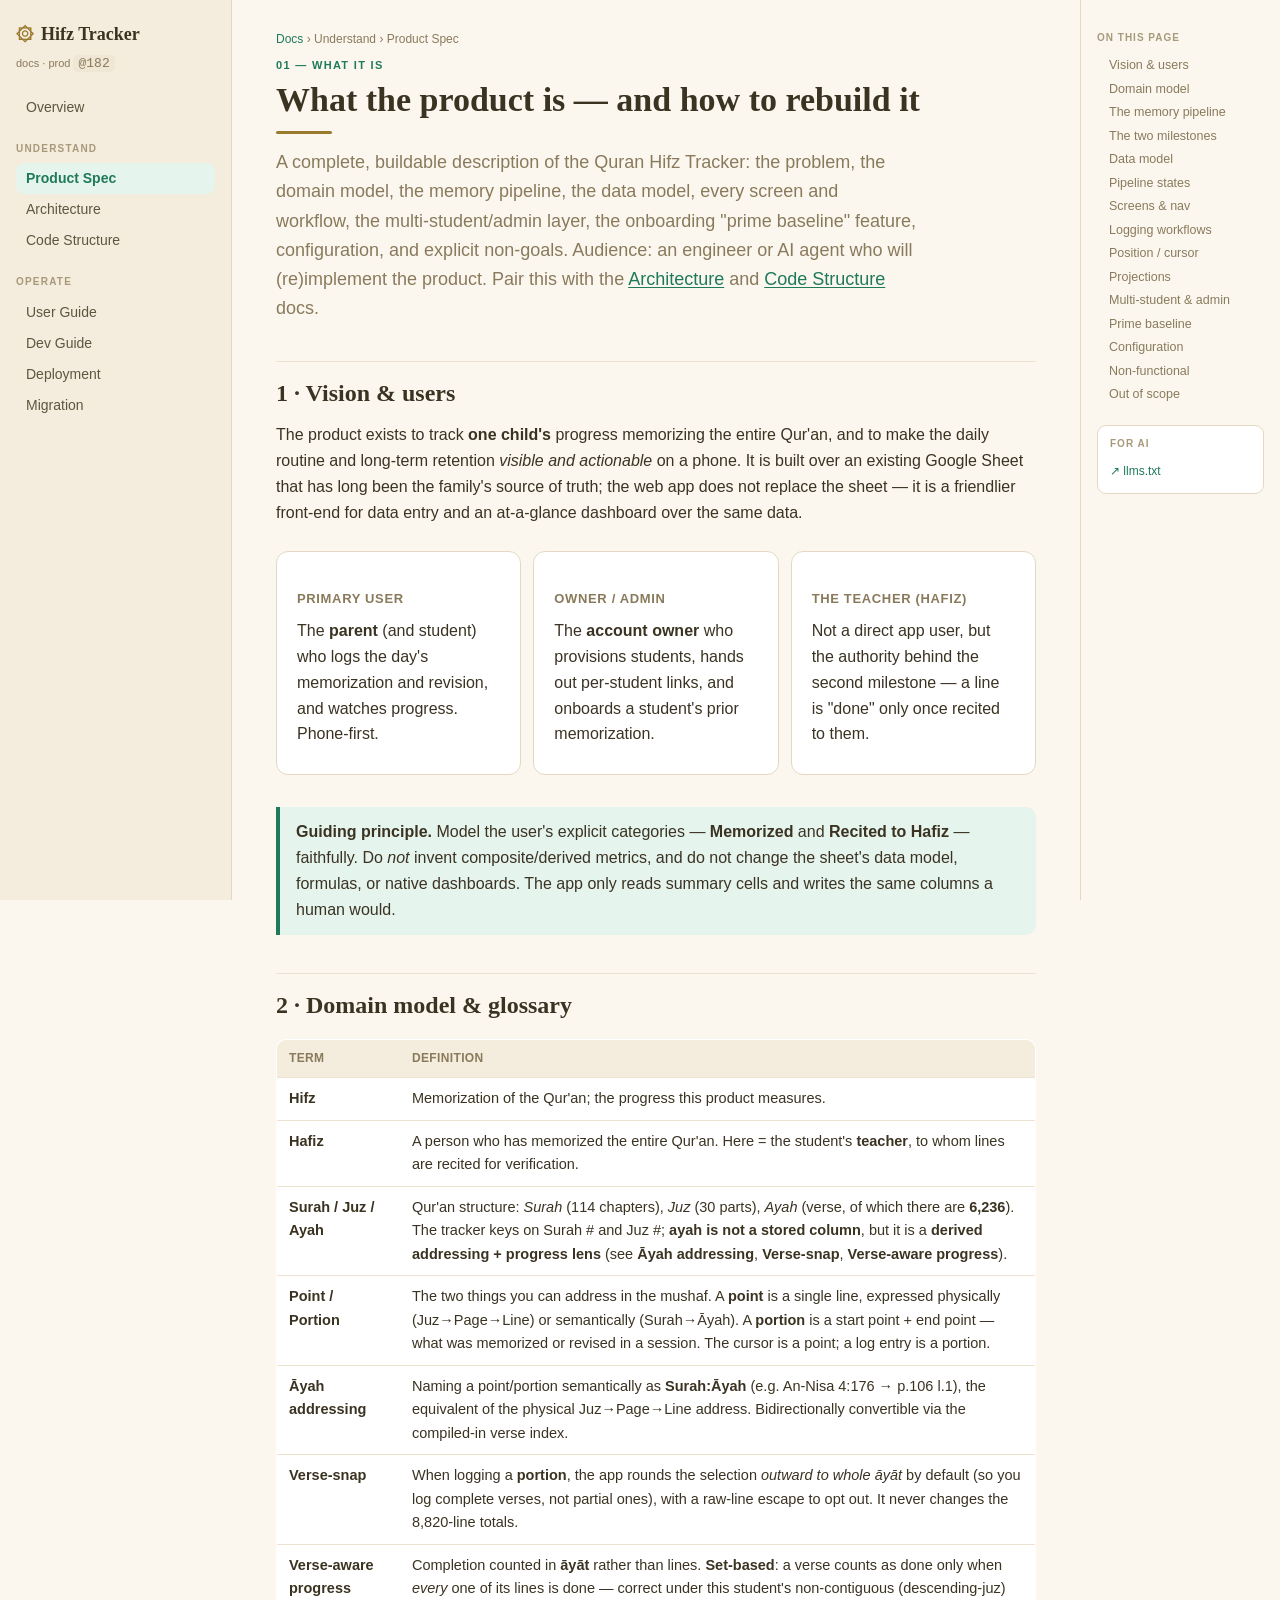
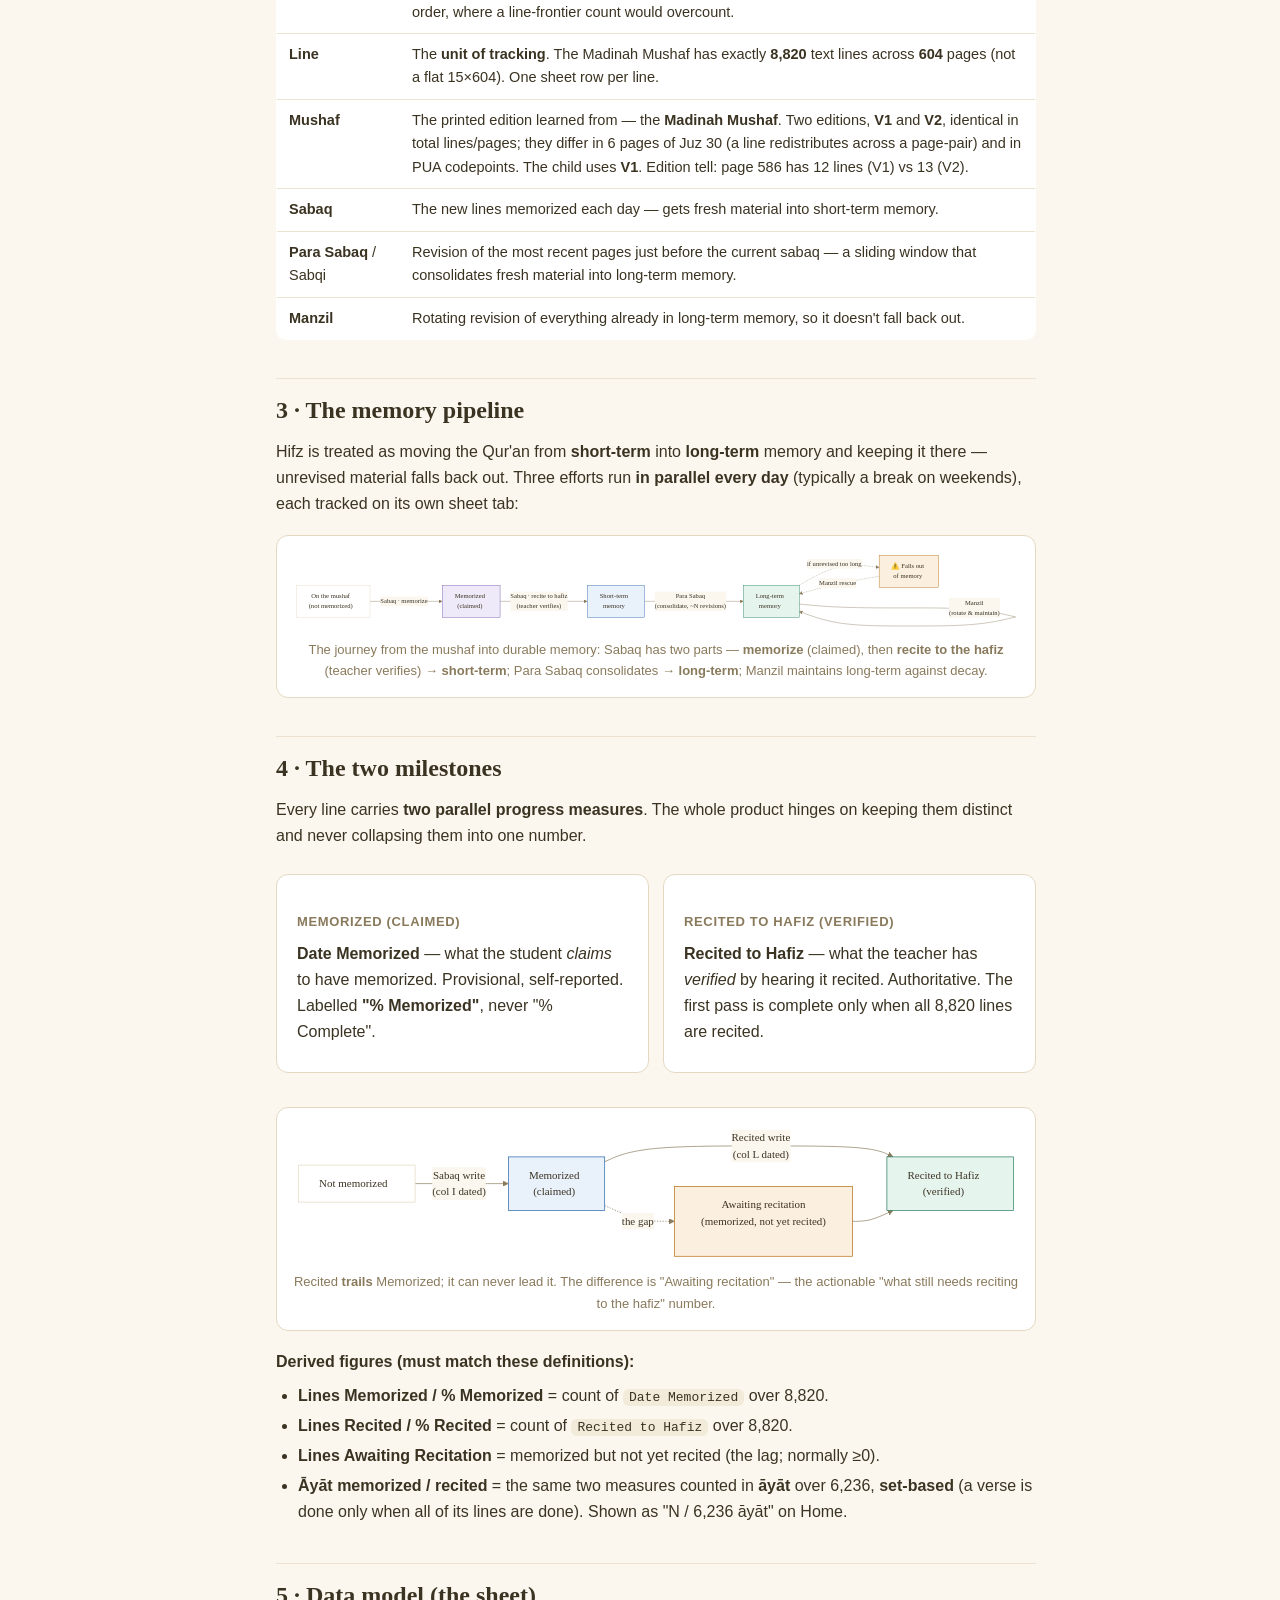
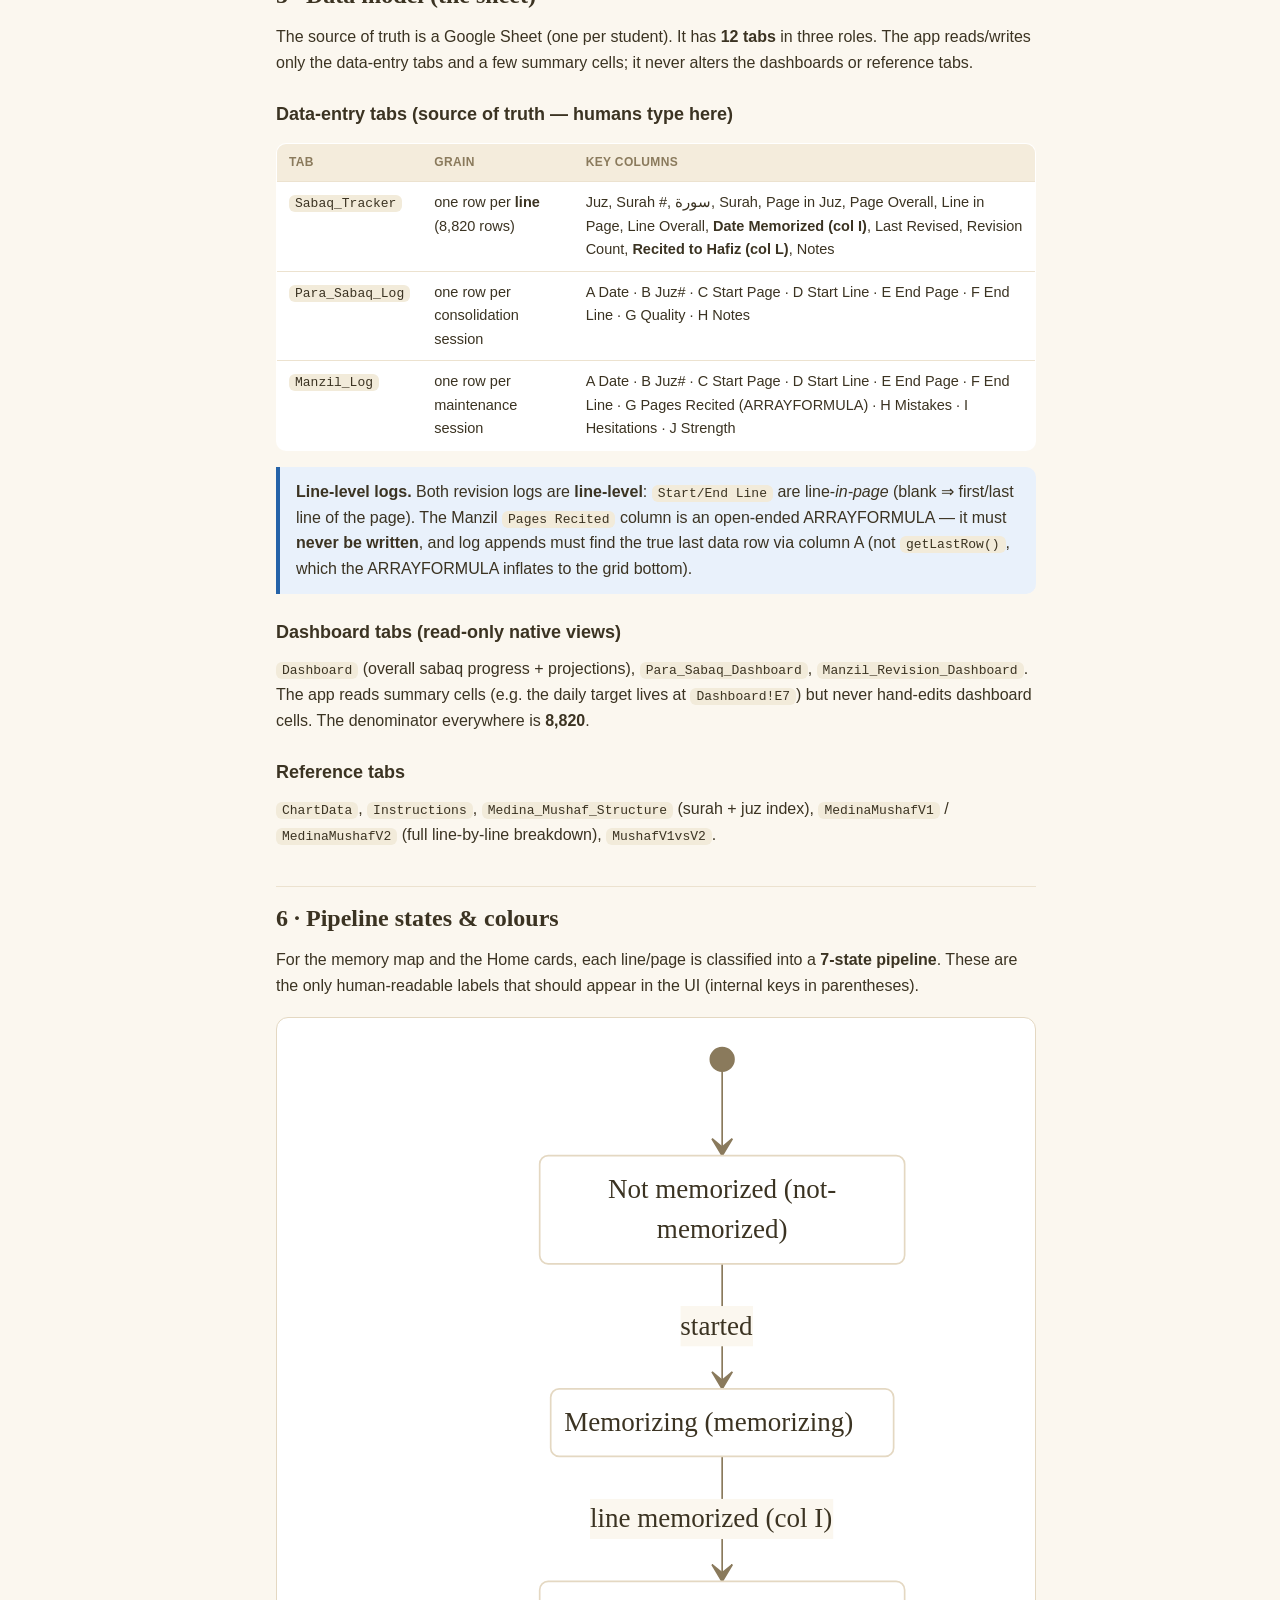
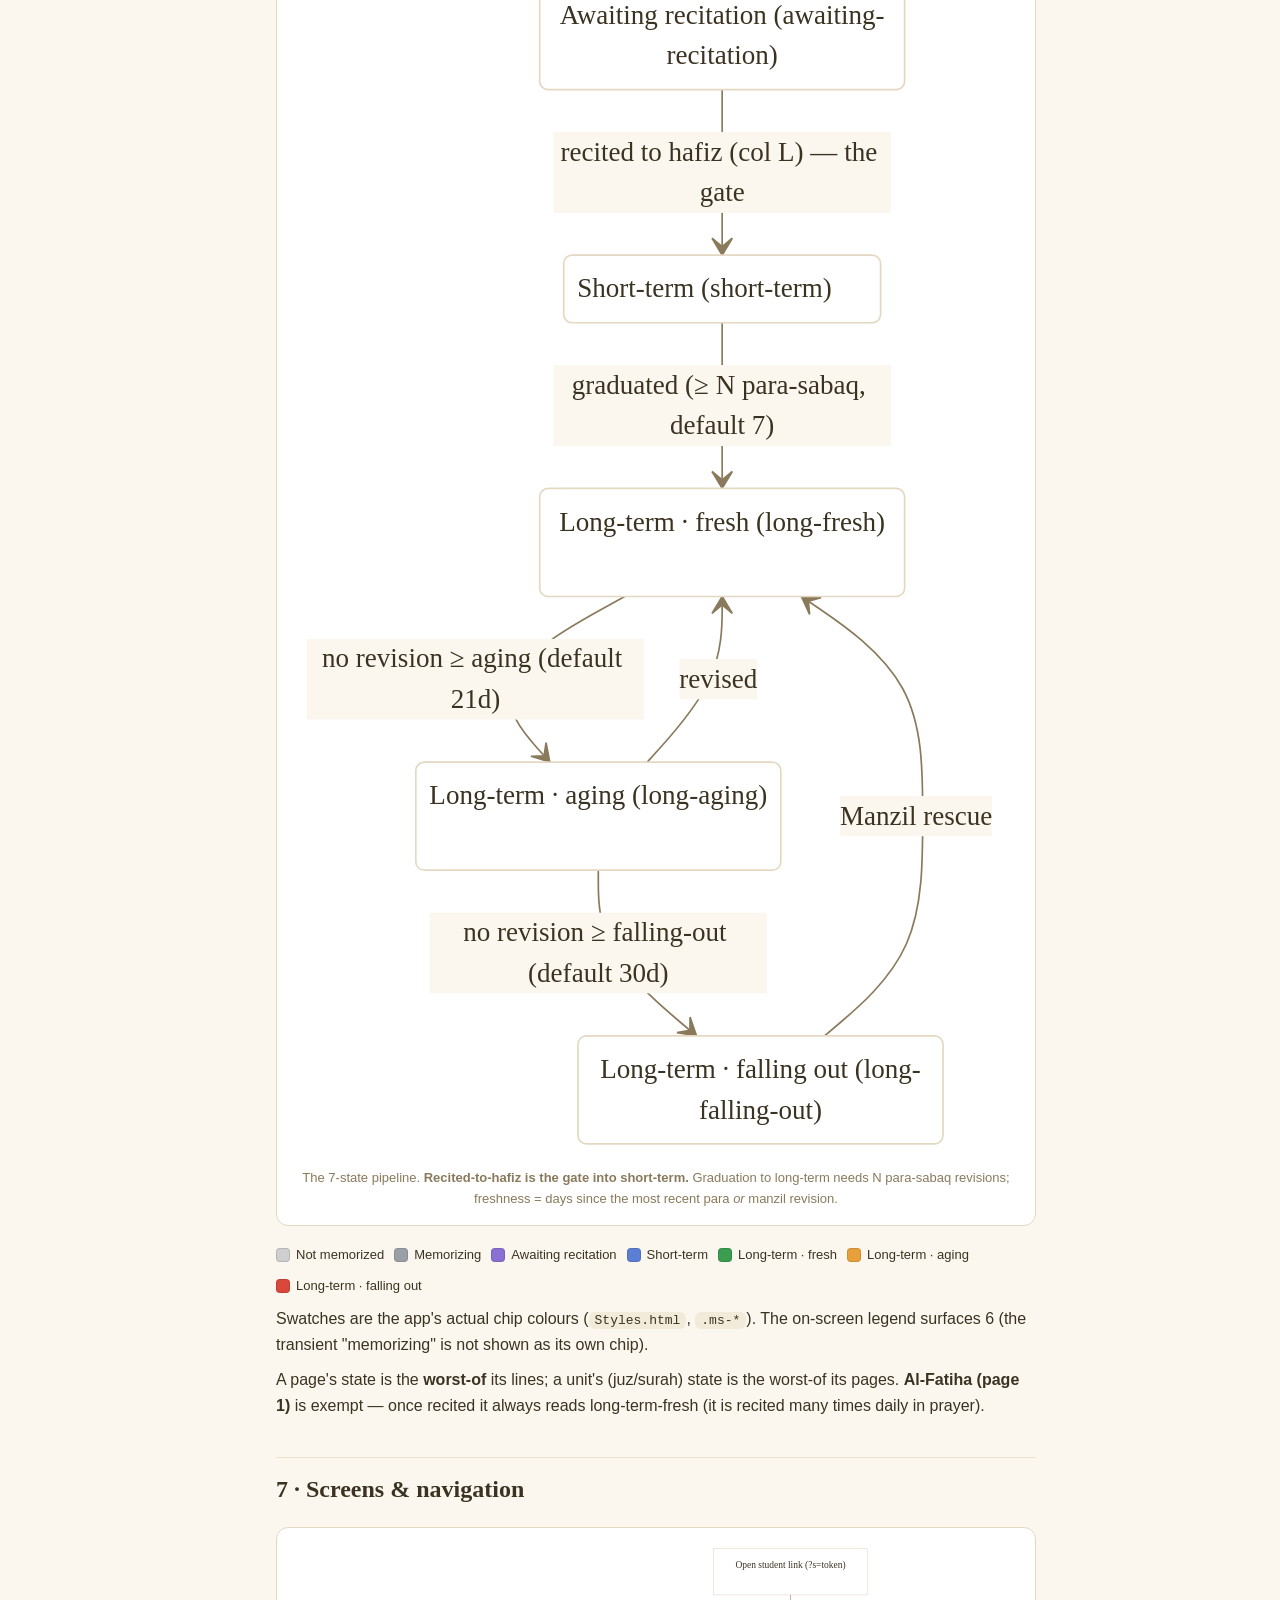
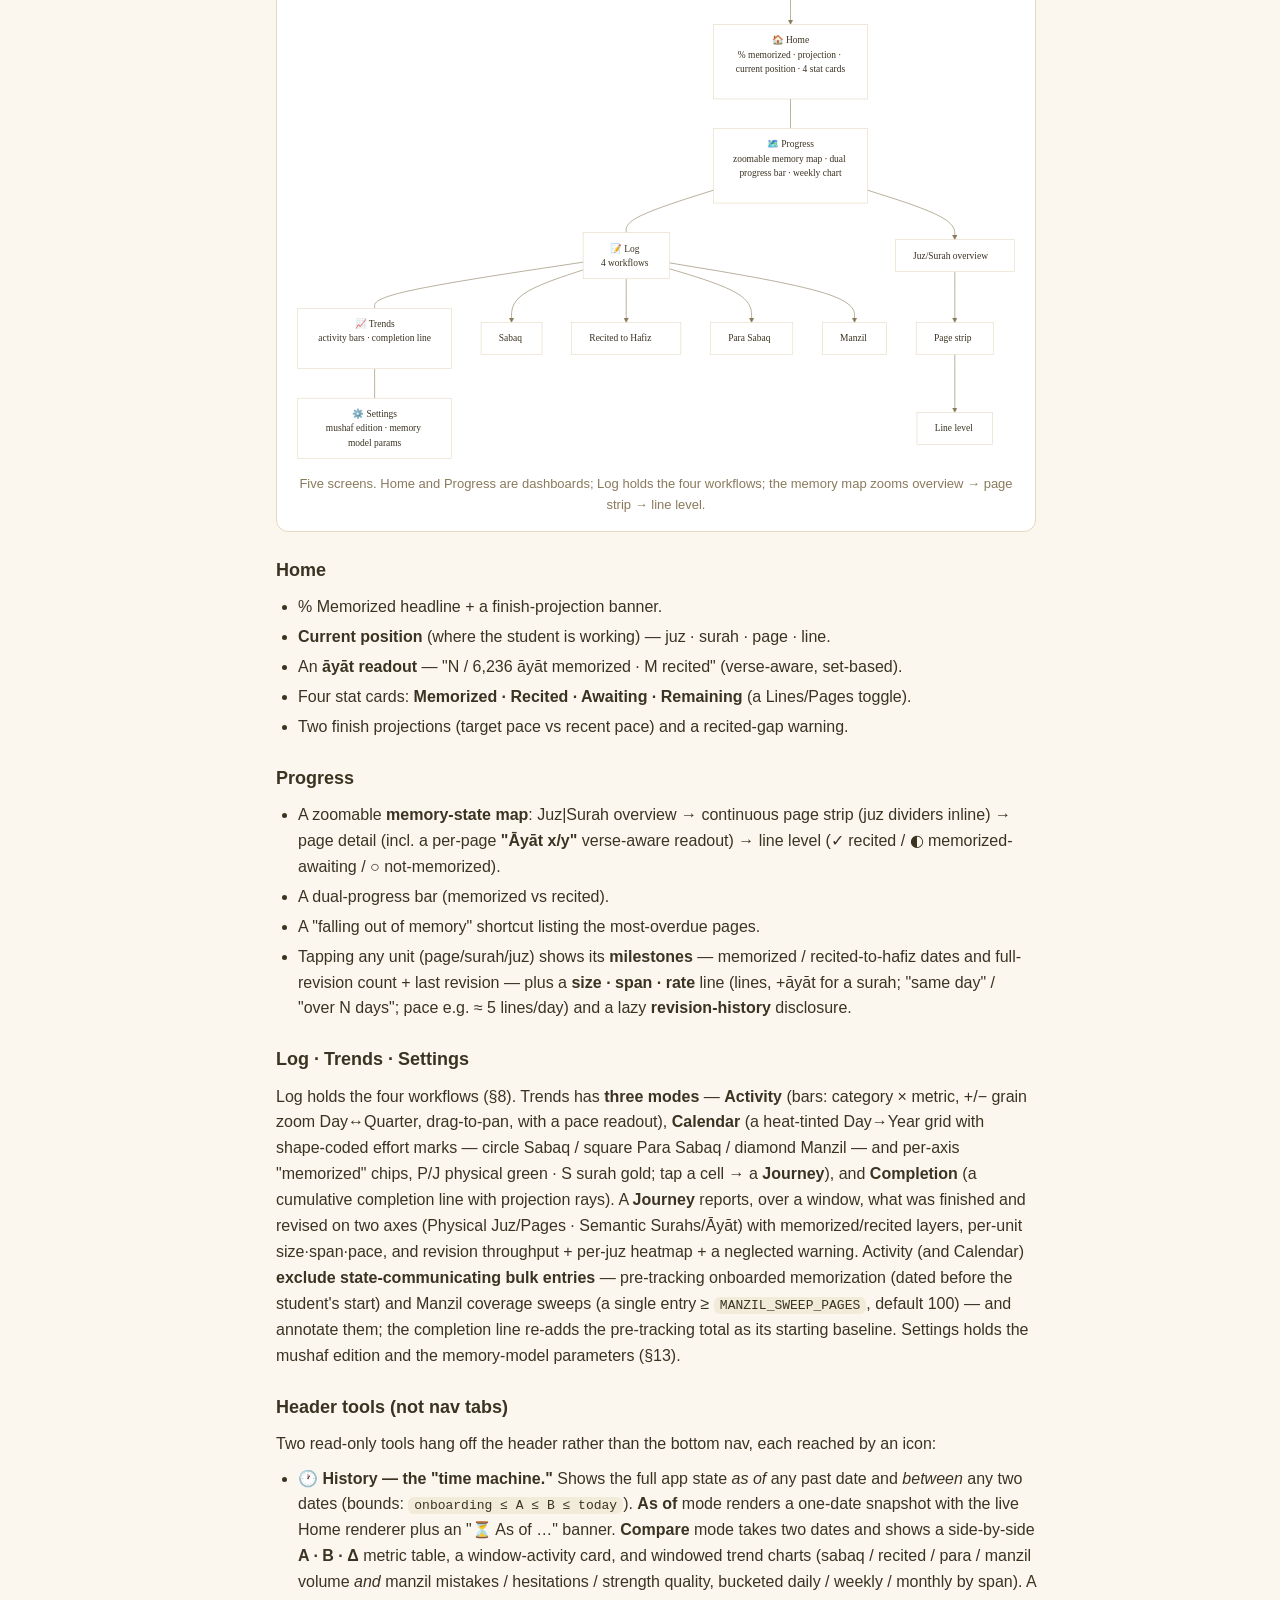
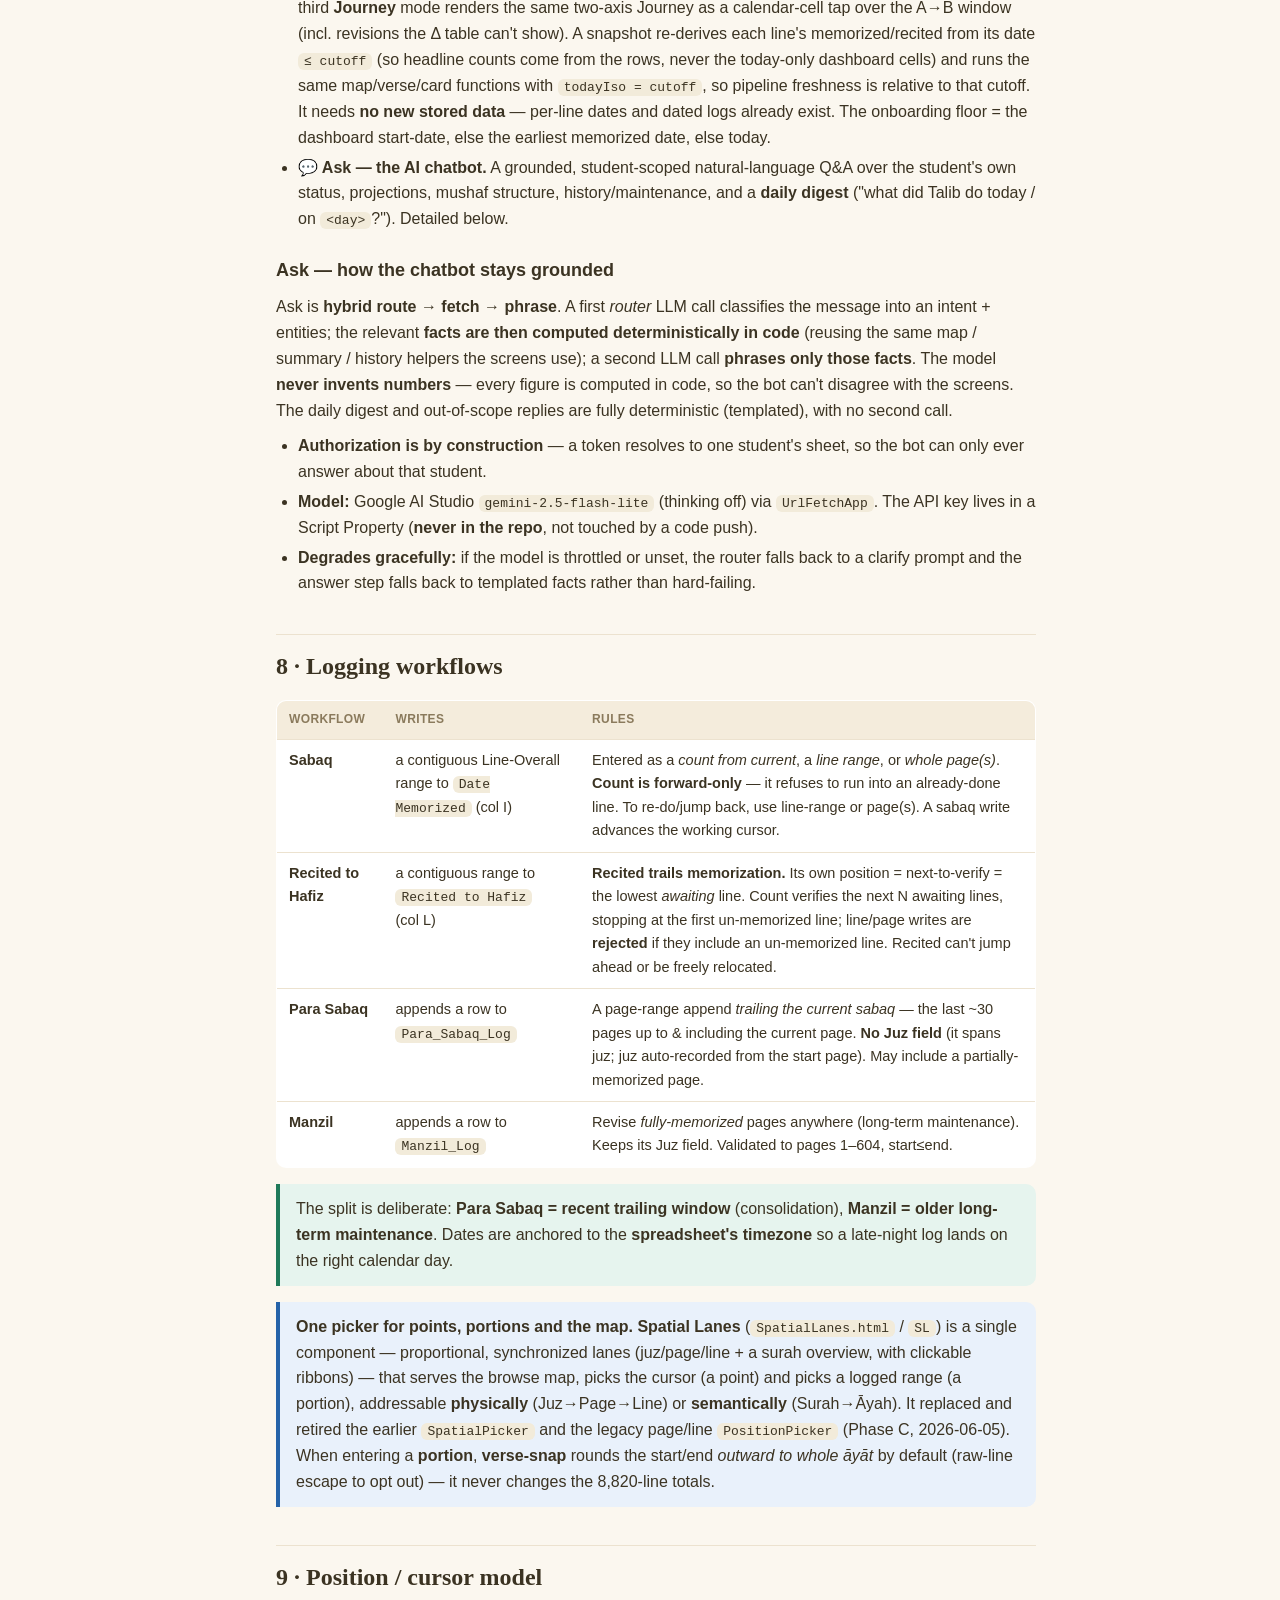
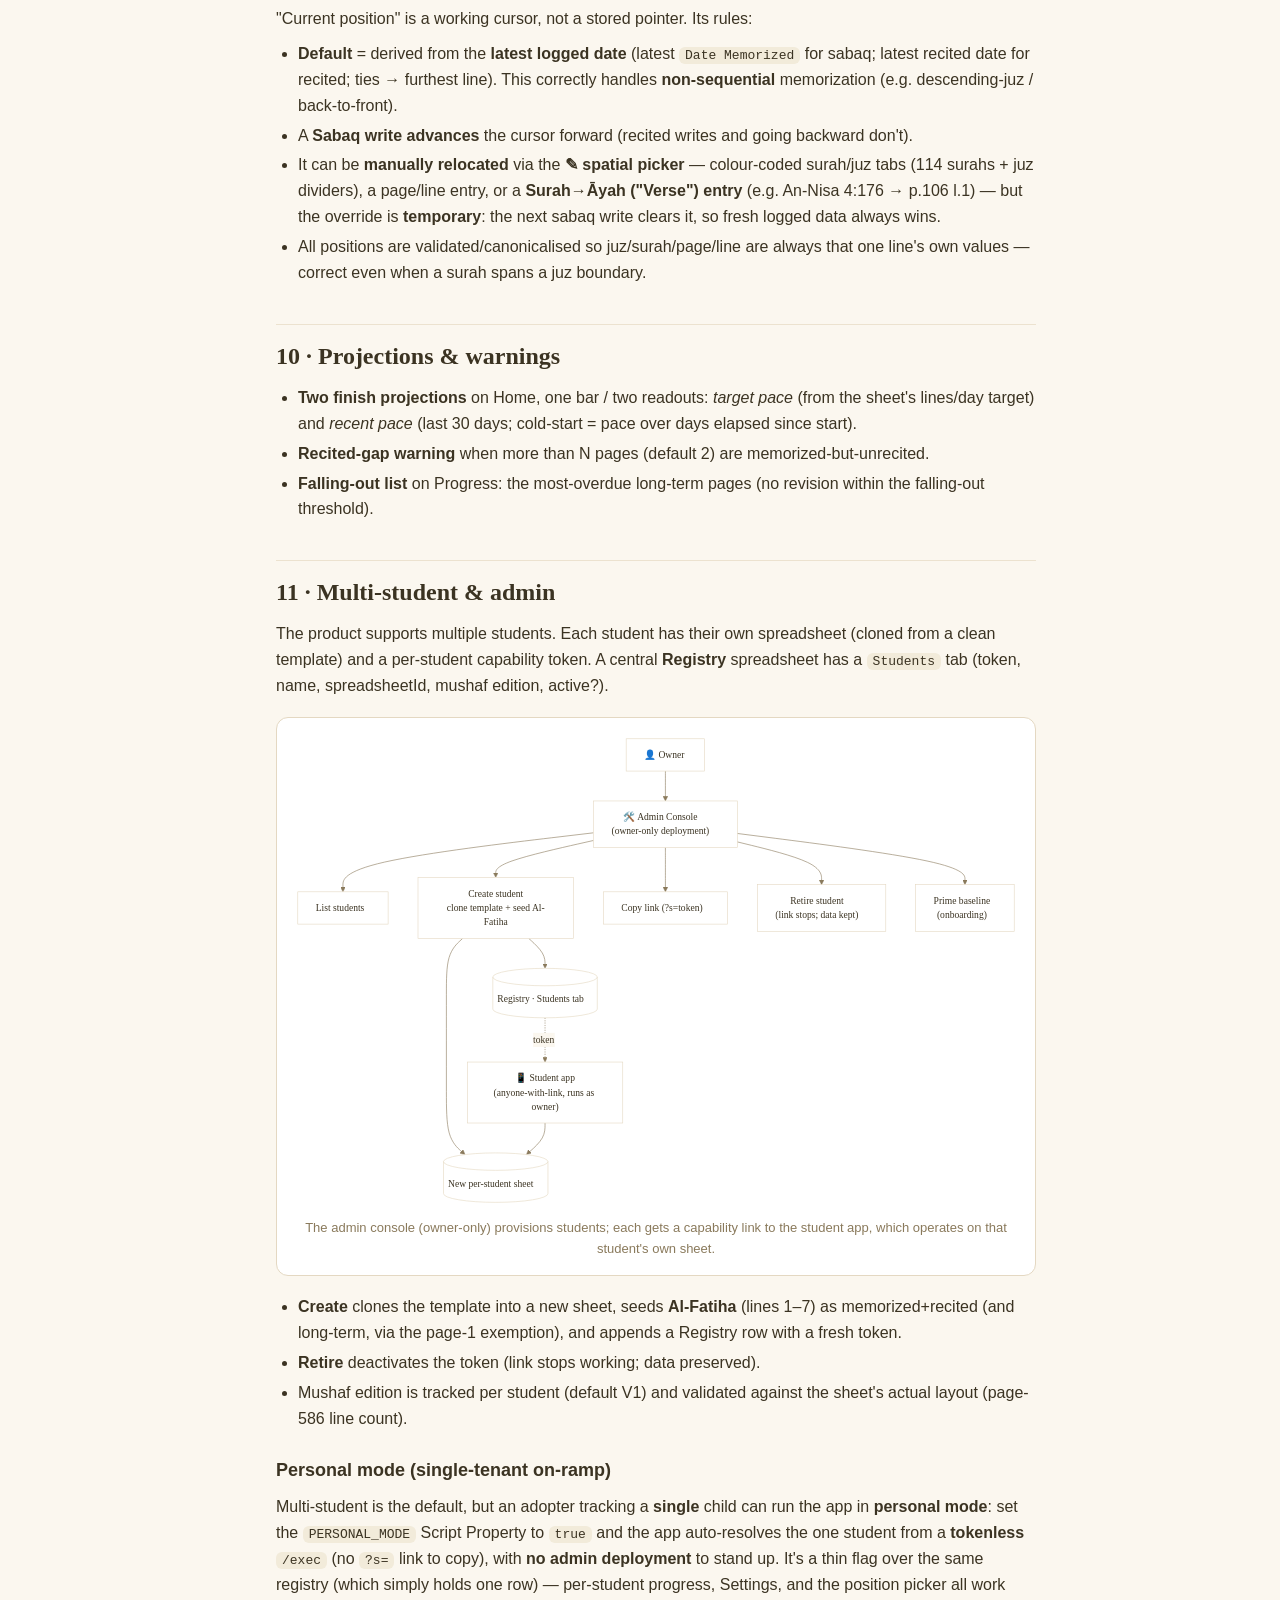
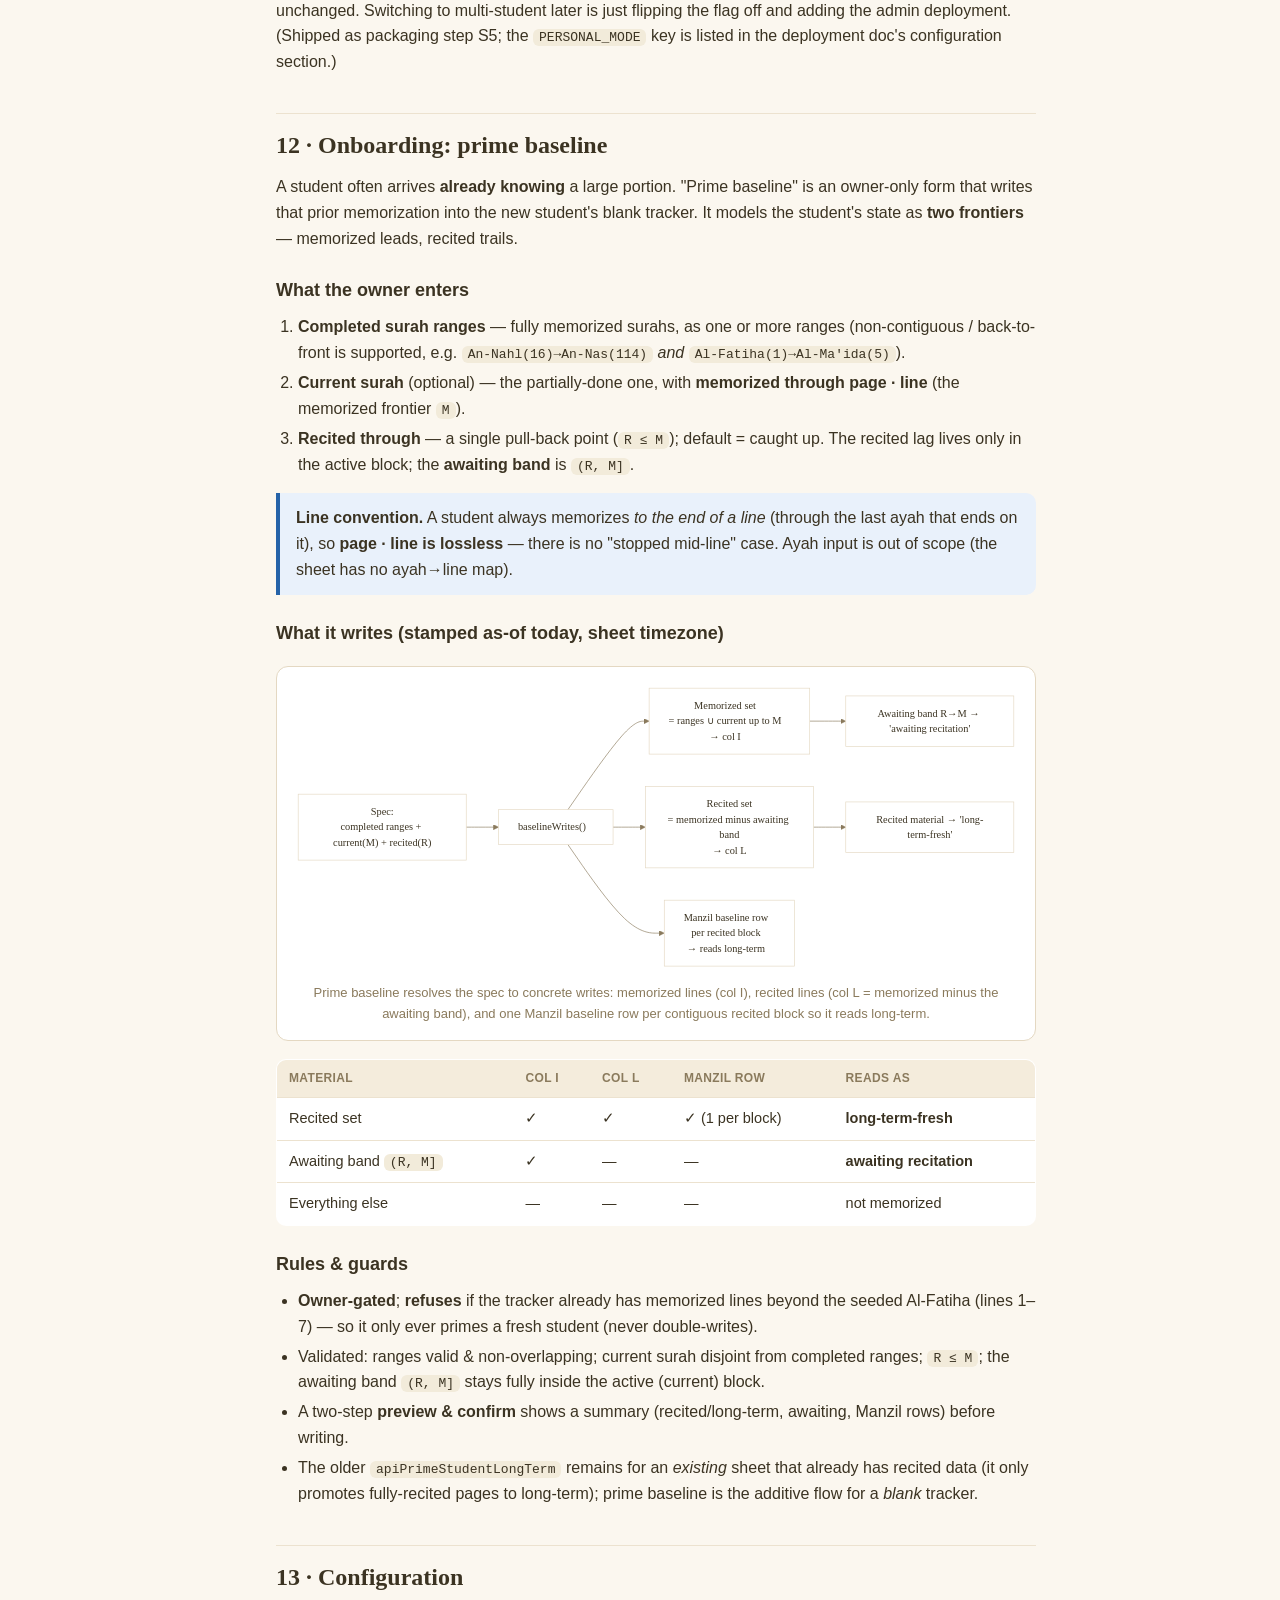
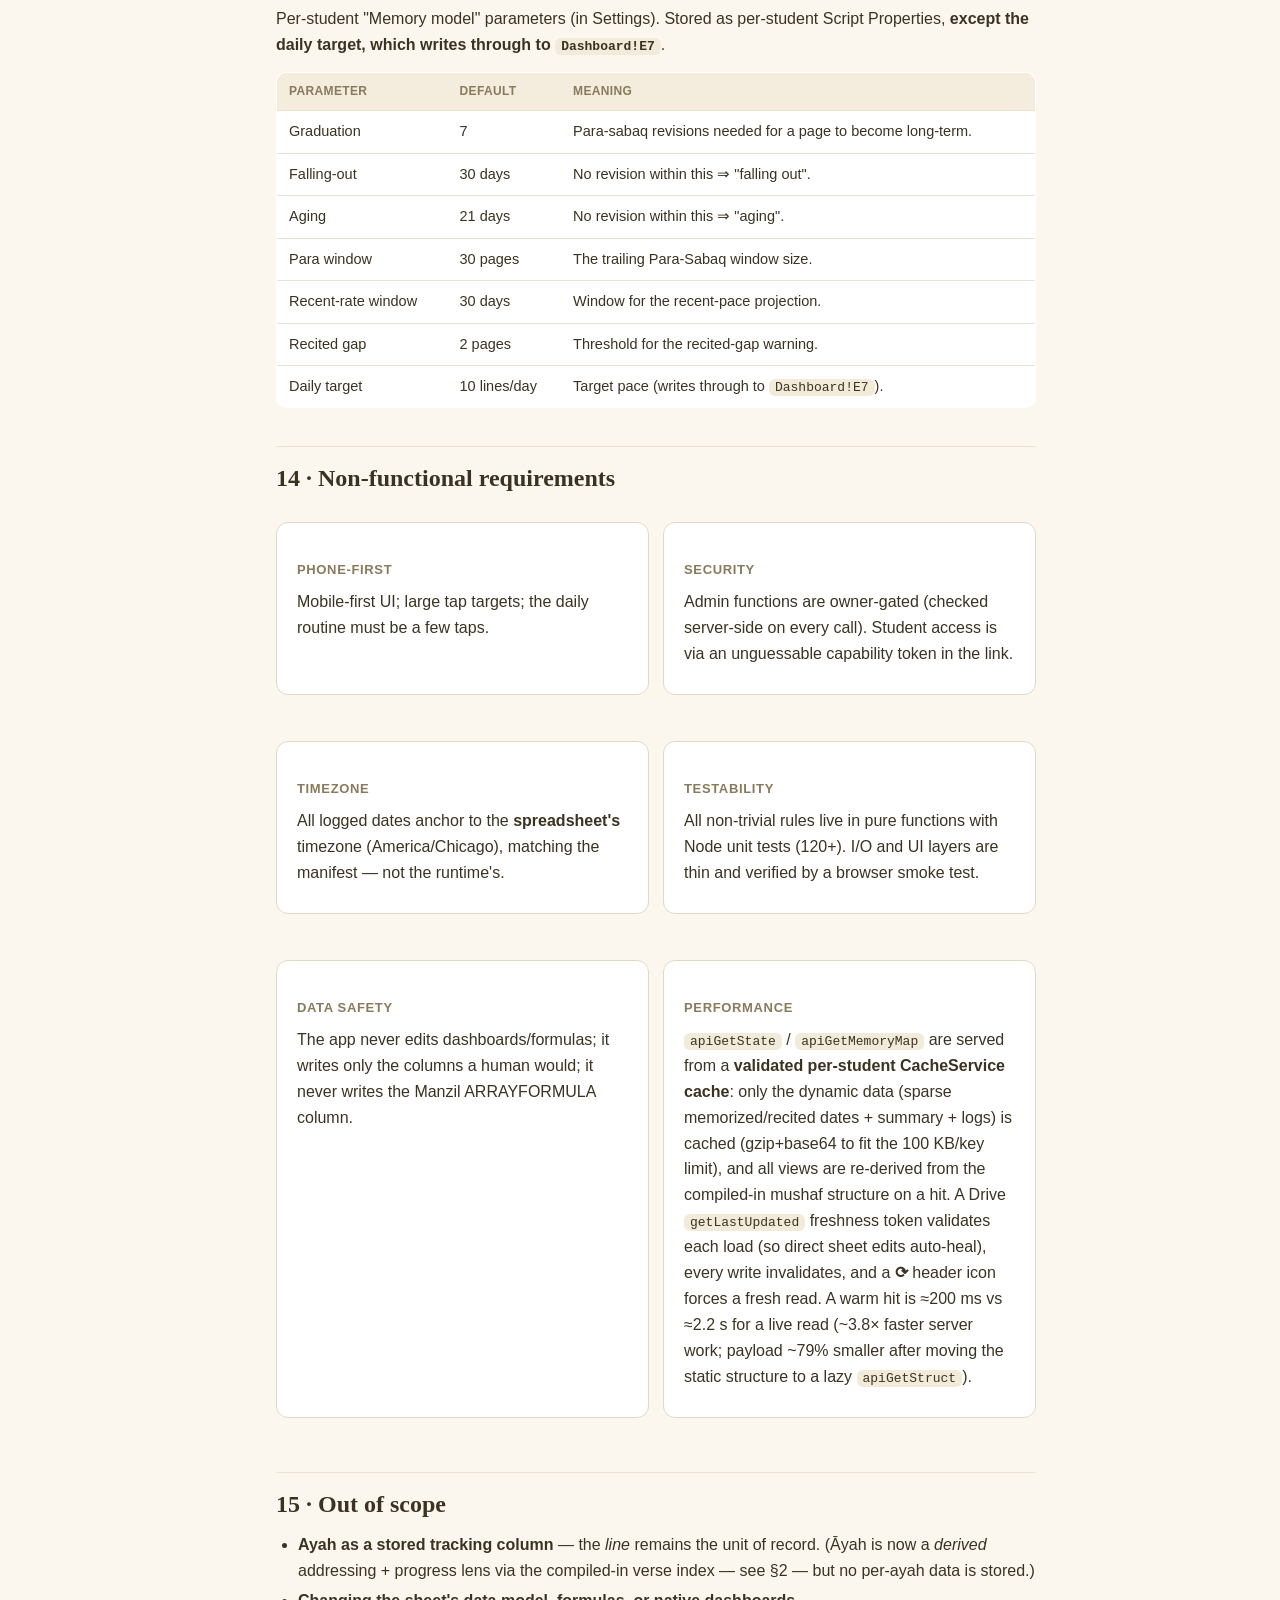
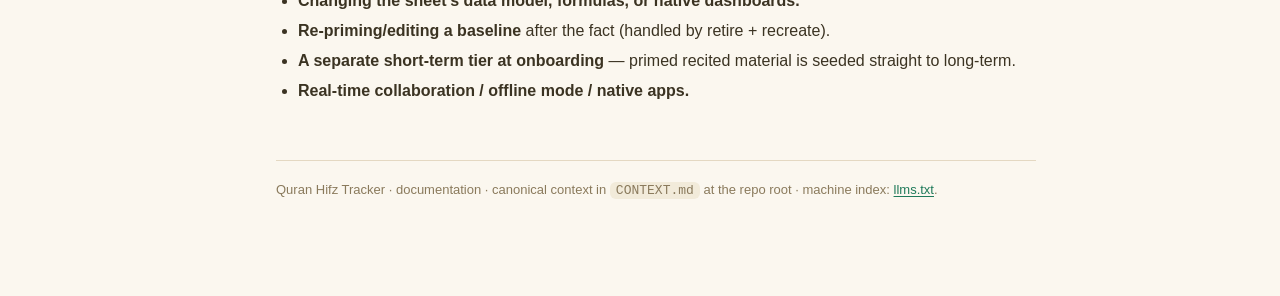
<file: docs/product-spec.html>
<!DOCTYPE html>
<html lang="en">
<head>
<meta charset="utf-8">
<meta name="viewport" content="width=device-width, initial-scale=1">
<title>Product Specification — Quran Hifz Tracker</title>
<meta name="description" content="What the Hifz Tracker is: vision, domain model, the memory pipeline, the two milestones, every screen, configuration, and constraints.">
<link rel="stylesheet" href="styles.css">
</head>
<body>
<a class="skip" href="#main">Skip to content</a>
<input type="checkbox" id="navtoggle" class="navtoggle">
<label class="hamburger" for="navtoggle">☰ &nbsp;Hifz Tracker docs</label>
<div class="shell">

  <nav class="sidenav" aria-label="Documentation sections">
    <a class="brand" href="index.html"><span class="mark">۞</span> Hifz Tracker</a>
    <div class="ver">docs · prod <code>@182</code></div>
    <a class="nav" href="index.html">Overview</a>
    <div class="band">Understand</div>
    <a class="nav active" href="product-spec.html">Product Spec</a>
    <a class="nav" href="architecture.html">Architecture</a>
    <a class="nav" href="code-structure.html">Code Structure</a>
    <div class="band">Operate</div>
    <a class="nav" href="user-guide.html">User Guide</a>
    <a class="nav" href="dev-guide.html">Dev Guide</a>
    <a class="nav" href="deployment.html">Deployment</a>
    <a class="nav" href="migration.html">Migration</a>
  </nav>

  <main class="content" id="main"><div class="inner">
    <div class="crumb"><a href="index.html">Docs</a> › Understand › Product Spec</div>
    <header class="pagehead">
      <div class="kick">01 — What it is</div>
      <h1>What the product is — and how to rebuild it</h1>
      <div class="flourish"></div>
      <p class="lead">A complete, buildable description of the Quran Hifz Tracker: the problem, the domain
      model, the memory pipeline, the data model, every screen and workflow, the multi-student/admin layer,
      the onboarding "prime baseline" feature, configuration, and explicit non-goals. Audience: an engineer
      or AI agent who will (re)implement the product. Pair this with the
      <a href="architecture.html">Architecture</a> and <a href="code-structure.html">Code Structure</a> docs.</p>
    </header>

  <h2 class="anchor" id="vision">1 · Vision &amp; users</h2>
  <p>The product exists to track <b>one child's</b> progress memorizing the entire Qur'an, and to make the
  daily routine and long-term retention <em>visible and actionable</em> on a phone. It is built over an
  existing Google&nbsp;Sheet that has long been the family's source of truth; the web app does not replace
  the sheet — it is a friendlier front-end for data entry and an at-a-glance dashboard over the same data.</p>
  <div class="grid3">
    <div class="card"><h4>Primary user</h4><p>The <b>parent</b> (and student) who logs the day's memorization and revision, and watches progress. Phone-first.</p></div>
    <div class="card"><h4>Owner / admin</h4><p>The <b>account owner</b> who provisions students, hands out per-student links, and onboards a student's prior memorization.</p></div>
    <div class="card"><h4>The teacher (hafiz)</h4><p>Not a direct app user, but the authority behind the second milestone — a line is "done" only once recited to them.</p></div>
  </div>
  <div class="callout">
    <b>Guiding principle.</b> Model the user's explicit categories — <b>Memorized</b> and
    <b>Recited&nbsp;to&nbsp;Hafiz</b> — faithfully. Do <em>not</em> invent composite/derived metrics, and do
    not change the sheet's data model, formulas, or native dashboards. The app only reads summary cells and
    writes the same columns a human would.
  </div>

  <h2 class="anchor" id="domain">2 · Domain model &amp; glossary</h2>
  <table>
    <tr><th>Term</th><th>Definition</th></tr>
    <tr><td><b>Hifz</b></td><td>Memorization of the Qur'an; the progress this product measures.</td></tr>
    <tr><td><b>Hafiz</b></td><td>A person who has memorized the entire Qur'an. Here = the student's <b>teacher</b>, to whom lines are recited for verification.</td></tr>
    <tr><td><b>Surah / Juz / Ayah</b></td><td>Qur'an structure: <em>Surah</em> (114 chapters), <em>Juz</em> (30 parts), <em>Ayah</em> (verse, of which there are <b>6,236</b>). The tracker keys on Surah&nbsp;# and Juz&nbsp;#; <b>ayah is not a stored column</b>, but it is a <b>derived addressing + progress lens</b> (see <b>Āyah addressing</b>, <b>Verse-snap</b>, <b>Verse-aware progress</b>).</td></tr>
    <tr><td><b>Point / Portion</b></td><td>The two things you can address in the mushaf. A <b>point</b> is a single line, expressed physically (Juz→Page→Line) or semantically (Surah→Āyah). A <b>portion</b> is a start point + end point — what was memorized or revised in a session. The cursor is a point; a log entry is a portion.</td></tr>
    <tr><td><b>Āyah addressing</b></td><td>Naming a point/portion semantically as <b>Surah:Āyah</b> (e.g. An-Nisa&nbsp;4:176 → p.106&nbsp;l.1), the equivalent of the physical Juz→Page→Line address. Bidirectionally convertible via the compiled-in verse index.</td></tr>
    <tr><td><b>Verse-snap</b></td><td>When logging a <b>portion</b>, the app rounds the selection <em>outward to whole āyāt</em> by default (so you log complete verses, not partial ones), with a raw-line escape to opt out. It never changes the 8,820-line totals.</td></tr>
    <tr><td><b>Verse-aware progress</b></td><td>Completion counted in <b>āyāt</b> rather than lines. <b>Set-based</b>: a verse counts as done only when <em>every</em> one of its lines is done — correct under this student's non-contiguous (descending-juz) order, where a line-frontier count would overcount.</td></tr>
    <tr><td><b>Line</b></td><td>The <b>unit of tracking</b>. The Madinah Mushaf has exactly <b>8,820</b> text lines across <b>604</b> pages (not a flat 15×604). One sheet row per line.</td></tr>
    <tr><td><b>Mushaf</b></td><td>The printed edition learned from — the <b>Madinah Mushaf</b>. Two editions, <b>V1</b> and <b>V2</b>, identical in total lines/pages; they differ in 6 pages of Juz&nbsp;30 (a line redistributes across a page-pair) and in PUA codepoints. The child uses <b>V1</b>. Edition tell: page&nbsp;586 has 12 lines (V1) vs 13 (V2).</td></tr>
    <tr><td><b>Sabaq</b></td><td>The new lines memorized each day — gets fresh material into short-term memory.</td></tr>
    <tr><td><b>Para Sabaq</b> / Sabqi</td><td>Revision of the most recent pages just before the current sabaq — a sliding window that consolidates fresh material into long-term memory.</td></tr>
    <tr><td><b>Manzil</b></td><td>Rotating revision of everything already in long-term memory, so it doesn't fall back out.</td></tr>
  </table>

  <h2 class="anchor" id="pipeline">3 · The memory pipeline</h2>
  <p>Hifz is treated as moving the Qur'an from <b>short-term</b> into <b>long-term</b> memory and keeping it
  there — unrevised material falls back out. Three efforts run <b>in parallel every day</b> (typically a break
  on weekends), each tracked on its own sheet tab:</p>
  <div class="figure">
    <!--mmd:product-spec-1--><div class="mmd"><svg id="mmd-product-spec-1" width="100%" xmlns="http://www.w3.org/2000/svg" xmlns:xlink="http://www.w3.org/1999/xlink" class="flowchart" style="max-width: 1766.01px; background-color: transparent;;max-width:100%;height:auto" viewBox="0 0 1766.0093994140625 188.0500030517578" role="graphics-document document" aria-roledescription="flowchart-v2"><style>#mmd-product-spec-1{font-family:Georgia,"Times New Roman",serif;font-size:16px;fill:#3b3322;}@keyframes edge-animation-frame{from{stroke-dashoffset:0;}}@keyframes dash{to{stroke-dashoffset:0;}}#mmd-product-spec-1 .edge-animation-slow{stroke-dasharray:9,5!important;stroke-dashoffset:900;animation:dash 50s linear infinite;stroke-linecap:round;}#mmd-product-spec-1 .edge-animation-fast{stroke-dasharray:9,5!important;stroke-dashoffset:900;animation:dash 20s linear infinite;stroke-linecap:round;}#mmd-product-spec-1 .error-icon{fill:#f4ecdc;}#mmd-product-spec-1 .error-text{fill:#0b1323;stroke:#0b1323;}#mmd-product-spec-1 .edge-thickness-normal{stroke-width:1px;}#mmd-product-spec-1 .edge-thickness-thick{stroke-width:3.5px;}#mmd-product-spec-1 .edge-pattern-solid{stroke-dasharray:0;}#mmd-product-spec-1 .edge-thickness-invisible{stroke-width:0;fill:none;}#mmd-product-spec-1 .edge-pattern-dashed{stroke-dasharray:3;}#mmd-product-spec-1 .edge-pattern-dotted{stroke-dasharray:2;}#mmd-product-spec-1 .marker{fill:#8a7a5c;stroke:#8a7a5c;}#mmd-product-spec-1 .marker.cross{stroke:#8a7a5c;}#mmd-product-spec-1 svg{font-family:Georgia,"Times New Roman",serif;font-size:16px;}#mmd-product-spec-1 p{margin:0;}#mmd-product-spec-1 .label{font-family:Georgia,"Times New Roman",serif;color:#3b3322;}#mmd-product-spec-1 .cluster-label text{fill:#3f4a2e;}#mmd-product-spec-1 .cluster-label span{color:#3f4a2e;}#mmd-product-spec-1 .cluster-label span p{background-color:transparent;}#mmd-product-spec-1 .label text,#mmd-product-spec-1 span{fill:#3b3322;color:#3b3322;}#mmd-product-spec-1 .node rect,#mmd-product-spec-1 .node circle,#mmd-product-spec-1 .node ellipse,#mmd-product-spec-1 .node polygon,#mmd-product-spec-1 .node path{fill:#ffffff;stroke:#e4d8c2;stroke-width:1px;}#mmd-product-spec-1 .rough-node .label text,#mmd-product-spec-1 .node .label text,#mmd-product-spec-1 .image-shape .label,#mmd-product-spec-1 .icon-shape .label{text-anchor:middle;}#mmd-product-spec-1 .node .katex path{fill:#000;stroke:#000;stroke-width:1px;}#mmd-product-spec-1 .rough-node .label,#mmd-product-spec-1 .node .label,#mmd-product-spec-1 .image-shape .label,#mmd-product-spec-1 .icon-shape .label{text-align:center;}#mmd-product-spec-1 .node.clickable{cursor:pointer;}#mmd-product-spec-1 .root .anchor path{fill:#8a7a5c!important;stroke-width:0;stroke:#8a7a5c;}#mmd-product-spec-1 .arrowheadPath{fill:rgba(255, 255, 255, 0);}#mmd-product-spec-1 .edgePath .path{stroke:#8a7a5c;stroke-width:1px;}#mmd-product-spec-1 .flowchart-link{stroke:#8a7a5c;fill:none;}#mmd-product-spec-1 .edgeLabel{background-color:#fbf7ef;text-align:center;}#mmd-product-spec-1 .edgeLabel p{background-color:#fbf7ef;}#mmd-product-spec-1 .edgeLabel rect{opacity:0.5;background-color:#fbf7ef;fill:#fbf7ef;}#mmd-product-spec-1 .labelBkg{background-color:rgba(251, 247, 239, 0.5);}#mmd-product-spec-1 .cluster rect{fill:#f8f1e3;stroke:#e4d8c2;stroke-width:1px;}#mmd-product-spec-1 .cluster text{fill:#3f4a2e;}#mmd-product-spec-1 .cluster span{color:#3f4a2e;}#mmd-product-spec-1 div.mermaidTooltip{position:absolute;text-align:center;max-width:200px;padding:2px;font-family:Georgia,"Times New Roman",serif;font-size:12px;background:#f4ecdc;border:1px solid hsl(40, 12.1739130435%, 80.9803921569%);border-radius:2px;pointer-events:none;z-index:100;}#mmd-product-spec-1 .flowchartTitleText{text-anchor:middle;font-size:18px;fill:#3b3322;}#mmd-product-spec-1 rect.text{fill:none;stroke-width:0;}#mmd-product-spec-1 .icon-shape,#mmd-product-spec-1 .image-shape{background-color:#fbf7ef;text-align:center;}#mmd-product-spec-1 .icon-shape p,#mmd-product-spec-1 .image-shape p{background-color:#fbf7ef;padding:2px;}#mmd-product-spec-1 .icon-shape .label rect,#mmd-product-spec-1 .image-shape .label rect{opacity:0.5;background-color:#fbf7ef;fill:#fbf7ef;}#mmd-product-spec-1 .label-icon{display:inline-block;height:1em;overflow:visible;vertical-align:-0.125em;}#mmd-product-spec-1 .node .label-icon path{fill:currentColor;stroke:revert;stroke-width:revert;}#mmd-product-spec-1 .node .neo-node{stroke:#e4d8c2;}#mmd-product-spec-1 [data-look="neo"].node rect,#mmd-product-spec-1 [data-look="neo"].cluster rect,#mmd-product-spec-1 [data-look="neo"].node polygon{stroke:url(#mmd-product-spec-1-gradient);filter:drop-shadow( 1px 2px 2px rgba(185,185,185,1));}#mmd-product-spec-1 [data-look="neo"].node path{stroke:url(#mmd-product-spec-1-gradient);stroke-width:1px;}#mmd-product-spec-1 [data-look="neo"].node .outer-path{filter:drop-shadow( 1px 2px 2px rgba(185,185,185,1));}#mmd-product-spec-1 [data-look="neo"].node .neo-line path{stroke:#e4d8c2;filter:none;}#mmd-product-spec-1 [data-look="neo"].node circle{stroke:url(#mmd-product-spec-1-gradient);filter:drop-shadow( 1px 2px 2px rgba(185,185,185,1));}#mmd-product-spec-1 [data-look="neo"].node circle .state-start{fill:#000000;}#mmd-product-spec-1 [data-look="neo"].icon-shape .icon{fill:url(#mmd-product-spec-1-gradient);filter:drop-shadow( 1px 2px 2px rgba(185,185,185,1));}#mmd-product-spec-1 [data-look="neo"].icon-shape .icon-neo path{stroke:url(#mmd-product-spec-1-gradient);filter:drop-shadow( 1px 2px 2px rgba(185,185,185,1));}#mmd-product-spec-1 :root{--mermaid-font-family:"trebuchet ms",verdana,arial,sans-serif;}#mmd-product-spec-1 .claim&gt;*{fill:rgb(239, 234, 249)!important;stroke:rgb(107, 79, 168)!important;}#mmd-product-spec-1 .claim span{fill:rgb(239, 234, 249)!important;stroke:rgb(107, 79, 168)!important;}#mmd-product-spec-1 .st&gt;*{fill:rgb(233, 241, 251)!important;stroke:rgb(37, 99, 168)!important;}#mmd-product-spec-1 .st span{fill:rgb(233, 241, 251)!important;stroke:rgb(37, 99, 168)!important;}#mmd-product-spec-1 .lt&gt;*{fill:rgb(230, 244, 238)!important;stroke:rgb(31, 122, 90)!important;}#mmd-product-spec-1 .lt span{fill:rgb(230, 244, 238)!important;stroke:rgb(31, 122, 90)!important;}#mmd-product-spec-1 .fall&gt;*{fill:rgb(251, 240, 223)!important;stroke:rgb(180, 105, 14)!important;}#mmd-product-spec-1 .fall span{fill:rgb(251, 240, 223)!important;stroke:rgb(180, 105, 14)!important;}</style><g><marker id="mmd-product-spec-1_flowchart-v2-pointEnd" class="marker flowchart-v2" viewBox="0 0 10 10" refX="5" refY="5" markerUnits="userSpaceOnUse" markerWidth="8" markerHeight="8" orient="auto"><path d="M 0 0 L 10 5 L 0 10 z" class="arrowMarkerPath" style="stroke-width: 1; stroke-dasharray: 1, 0;"/></marker><marker id="mmd-product-spec-1_flowchart-v2-pointStart" class="marker flowchart-v2" viewBox="0 0 10 10" refX="4.5" refY="5" markerUnits="userSpaceOnUse" markerWidth="8" markerHeight="8" orient="auto"><path d="M 0 5 L 10 10 L 10 0 z" class="arrowMarkerPath" style="stroke-width: 1; stroke-dasharray: 1, 0;"/></marker><marker id="mmd-product-spec-1_flowchart-v2-pointEnd-margin" class="marker flowchart-v2" viewBox="0 0 11.5 14" refX="11.5" refY="7" markerUnits="userSpaceOnUse" markerWidth="10.5" markerHeight="14" orient="auto"><path d="M 0 0 L 11.5 7 L 0 14 z" class="arrowMarkerPath" style="stroke-width: 0; stroke-dasharray: 1, 0;"/></marker><marker id="mmd-product-spec-1_flowchart-v2-pointStart-margin" class="marker flowchart-v2" viewBox="0 0 11.5 14" refX="1" refY="7" markerUnits="userSpaceOnUse" markerWidth="11.5" markerHeight="14" orient="auto"><polygon points="0,7 11.5,14 11.5,0" class="arrowMarkerPath" style="stroke-width: 0; stroke-dasharray: 1, 0;"/></marker><marker id="mmd-product-spec-1_flowchart-v2-circleEnd" class="marker flowchart-v2" viewBox="0 0 10 10" refX="11" refY="5" markerUnits="userSpaceOnUse" markerWidth="11" markerHeight="11" orient="auto"><circle cx="5" cy="5" r="5" class="arrowMarkerPath" style="stroke-width: 1; stroke-dasharray: 1, 0;"/></marker><marker id="mmd-product-spec-1_flowchart-v2-circleStart" class="marker flowchart-v2" viewBox="0 0 10 10" refX="-1" refY="5" markerUnits="userSpaceOnUse" markerWidth="11" markerHeight="11" orient="auto"><circle cx="5" cy="5" r="5" class="arrowMarkerPath" style="stroke-width: 1; stroke-dasharray: 1, 0;"/></marker><marker id="mmd-product-spec-1_flowchart-v2-circleEnd-margin" class="marker flowchart-v2" viewBox="0 0 10 10" refY="5" refX="12.25" markerUnits="userSpaceOnUse" markerWidth="14" markerHeight="14" orient="auto"><circle cx="5" cy="5" r="5" class="arrowMarkerPath" style="stroke-width: 0; stroke-dasharray: 1, 0;"/></marker><marker id="mmd-product-spec-1_flowchart-v2-circleStart-margin" class="marker flowchart-v2" viewBox="0 0 10 10" refX="-2" refY="5" markerUnits="userSpaceOnUse" markerWidth="14" markerHeight="14" orient="auto"><circle cx="5" cy="5" r="5" class="arrowMarkerPath" style="stroke-width: 0; stroke-dasharray: 1, 0;"/></marker><marker id="mmd-product-spec-1_flowchart-v2-crossEnd" class="marker cross flowchart-v2" viewBox="0 0 11 11" refX="12" refY="5.2" markerUnits="userSpaceOnUse" markerWidth="11" markerHeight="11" orient="auto"><path d="M 1,1 l 9,9 M 10,1 l -9,9" class="arrowMarkerPath" style="stroke-width: 2; stroke-dasharray: 1, 0;"/></marker><marker id="mmd-product-spec-1_flowchart-v2-crossStart" class="marker cross flowchart-v2" viewBox="0 0 11 11" refX="-1" refY="5.2" markerUnits="userSpaceOnUse" markerWidth="11" markerHeight="11" orient="auto"><path d="M 1,1 l 9,9 M 10,1 l -9,9" class="arrowMarkerPath" style="stroke-width: 2; stroke-dasharray: 1, 0;"/></marker><marker id="mmd-product-spec-1_flowchart-v2-crossEnd-margin" class="marker cross flowchart-v2" viewBox="0 0 15 15" refX="17.7" refY="7.5" markerUnits="userSpaceOnUse" markerWidth="12" markerHeight="12" orient="auto"><path d="M 1,1 L 14,14 M 1,14 L 14,1" class="arrowMarkerPath" style="stroke-width: 2.5;"/></marker><marker id="mmd-product-spec-1_flowchart-v2-crossStart-margin" class="marker cross flowchart-v2" viewBox="0 0 15 15" refX="-3.5" refY="7.5" markerUnits="userSpaceOnUse" markerWidth="12" markerHeight="12" orient="auto"><path d="M 1,1 L 14,14 M 1,14 L 14,1" class="arrowMarkerPath" style="stroke-width: 2.5; stroke-dasharray: 1, 0;"/></marker><g class="root"><g class="clusters"/><g class="edgePaths"><path d="M187.281,120.05L201.934,120.05C216.586,120.05,245.891,120.05,274.529,120.05C303.167,120.05,331.138,120.05,345.124,120.05L359.109,120.05" id="mmd-product-spec-1-L_MUSHAF_MEM_0" class="edge-thickness-normal edge-pattern-solid edge-thickness-normal edge-pattern-solid flowchart-link" style=";" data-edge="true" data-et="edge" data-id="L_MUSHAF_MEM_0" data-points="W3sieCI6MTg3LjI4MTI1LCJ5IjoxMjAuMDUwMDAwMDAwNzQ1MDZ9LHsieCI6Mjc1LjE5NTMxMjUsInkiOjEyMC4wNTAwMDAwMDA3NDUwNn0seyJ4IjozNjMuMTA5Mzc1LCJ5IjoxMjAuMDUwMDAwMDAwNzQ1MDZ9XQ==" data-look="classic" marker-end="url(#mmd-product-spec-1_flowchart-v2-pointEnd)"/><path d="M503.672,120.05L521.367,120.05C539.063,120.05,574.453,120.05,609.177,120.05C643.901,120.05,677.958,120.05,694.987,120.05L712.016,120.05" id="mmd-product-spec-1-L_MEM_ST_0" class="edge-thickness-normal edge-pattern-solid edge-thickness-normal edge-pattern-solid flowchart-link" style=";" data-edge="true" data-et="edge" data-id="L_MEM_ST_0" data-points="W3sieCI6NTAzLjY3MTg3NSwieSI6MTIwLjA1MDAwMDAwMDc0NTA2fSx7IngiOjYwOS44NDM3NSwieSI6MTIwLjA1MDAwMDAwMDc0NTA2fSx7IngiOjcxNi4wMTU2MjUsInkiOjEyMC4wNTAwMDAwMDA3NDUwNn1d" data-look="classic" marker-end="url(#mmd-product-spec-1_flowchart-v2-pointEnd)"/><path d="M854.906,120.05L874.97,120.05C895.034,120.05,935.161,120.05,974.622,120.05C1014.083,120.05,1052.878,120.05,1072.275,120.05L1091.672,120.05" id="mmd-product-spec-1-L_ST_LT_0" class="edge-thickness-normal edge-pattern-solid edge-thickness-normal edge-pattern-solid flowchart-link" style=";" data-edge="true" data-et="edge" data-id="L_ST_LT_0" data-points="W3sieCI6ODU0LjkwNjI1LCJ5IjoxMjAuMDUwMDAwMDAwNzQ1MDZ9LHsieCI6OTc1LjI4OTA2MjUsInkiOjEyMC4wNTAwMDAwMDA3NDUwNn0seyJ4IjoxMDk1LjY3MTg3NSwieSI6MTIwLjA1MDAwMDAwMDc0NTA2fV0=" data-look="classic" marker-end="url(#mmd-product-spec-1_flowchart-v2-pointEnd)"/><path d="M1231.453,126.628L1247.659,128.199C1263.865,129.769,1296.276,132.909,1340.746,134.48C1385.215,136.05,1441.743,136.05,1470.007,136.05L1498.27,136.05" id="mmd-product-spec-1-LT-cyclic-special-1" class="edge-thickness-normal edge-pattern-solid edge-thickness-normal edge-pattern-solid flowchart-link" style=";" data-edge="true" data-et="edge" data-id="LT-cyclic-special-1" data-points="W3sieCI6MTIzMS40NTMxMjUsInkiOjEyNi42MjgzNDk3MzU3OTQyNn0seyJ4IjoxMzI4LjY4NzUsInkiOjEzNi4wNTAwMDAwMDA3NDUwNn0seyJ4IjoxNDk4LjI3MDMxMjQ5OTI1NSwieSI6MTM2LjA1MDAwMDAwMDc0NTA2fV0=" data-look="classic"/><path d="M1498.37,136.05L1526.023,136.05C1553.677,136.05,1608.983,136.05,1652.231,139.715C1695.479,143.379,1726.669,150.709,1742.264,154.374L1757.859,158.038" id="mmd-product-spec-1-LT-cyclic-special-mid" class="edge-thickness-normal edge-pattern-solid edge-thickness-normal edge-pattern-solid flowchart-link" style=";" data-edge="true" data-et="edge" data-id="LT-cyclic-special-mid" data-points="W3sieCI6MTQ5OC4zNzAzMTI1MDA3NDUsInkiOjEzNi4wNTAwMDAwMDA3NDUwNn0seyJ4IjoxNjY0LjI4OTA2MjUsInkiOjEzNi4wNTAwMDAwMDA3NDUwNn0seyJ4IjoxNzU3Ljg1OTM3NSwieSI6MTU4LjAzODI1MDQxMzY0MTV9XQ==" data-look="classic"/><path d="M1757.859,158.062L1742.264,161.726C1726.669,165.391,1695.479,172.721,1652.223,176.385C1608.966,180.05,1553.643,180.05,1497.71,180.05C1441.776,180.05,1385.232,180.05,1341.38,174.389C1297.529,168.728,1266.371,157.407,1250.792,151.746L1235.213,146.085" id="mmd-product-spec-1-LT-cyclic-special-2" class="edge-thickness-normal edge-pattern-solid edge-thickness-normal edge-pattern-solid flowchart-link" style=";" data-edge="true" data-et="edge" data-id="LT-cyclic-special-2" data-points="[base64]" data-look="classic" marker-end="url(#mmd-product-spec-1_flowchart-v2-pointEnd)"/><path d="M1231.315,81.05L1247.544,71.708C1263.772,62.367,1296.23,43.683,1328.003,36.358C1359.777,29.032,1390.866,33.064,1406.41,35.08L1421.955,37.096" id="mmd-product-spec-1-L_LT_FALL_0" class="edge-thickness-normal edge-pattern-dotted edge-thickness-normal edge-pattern-solid flowchart-link" style=";" data-edge="true" data-et="edge" data-id="L_LT_FALL_0" data-points="W3sieCI6MTIzMS4zMTQ5OTg2ODQzNzE2LCJ5Ijo4MS4wNTAwMDAwMDA3NDUwNn0seyJ4IjoxMzI4LjY4NzUsInkiOjI1fSx7IngiOjE0MjUuOTIxODc1LCJ5IjozNy42MTA1MDk4MzI4MTkwNX1d" data-look="classic" marker-end="url(#mmd-product-spec-1_flowchart-v2-pointEnd)"/><path d="M1425.922,59.174L1409.716,61.899C1393.51,64.625,1361.099,70.075,1329.331,76.996C1297.563,83.917,1266.439,92.31,1250.877,96.506L1235.315,100.702" id="mmd-product-spec-1-L_FALL_LT_0" class="edge-thickness-normal edge-pattern-dotted edge-thickness-normal edge-pattern-solid flowchart-link" style=";" data-edge="true" data-et="edge" data-id="L_FALL_LT_0" data-points="W3sieCI6MTQyNS45MjE4NzUsInkiOjU5LjE3NDMyNzU5MTkyNDI5Nn0seyJ4IjoxMzI4LjY4NzUsInkiOjc1LjUyNTAwMDAwMDM3MjUzfSx7IngiOjEyMzEuNDUzMTI1LCJ5IjoxMDEuNzQzNjg2MTI4NTI1Mjd9XQ==" data-look="classic" marker-end="url(#mmd-product-spec-1_flowchart-v2-pointEnd)"/></g><g class="edgeLabels"><g class="edgeLabel" transform="translate(275.1953125, 120.05000000074506)"><g class="label" data-id="L_MUSHAF_MEM_0" transform="translate(-62.9140625, -12)"><foreignObject width="125.828125" height="24"><div xmlns="http://www.w3.org/1999/xhtml" class="labelBkg" style="display: table-cell; white-space: nowrap; line-height: 1.5; max-width: 200px; text-align: center;"><span class="edgeLabel"><p>Sabaq · memorize</p></span></div></foreignObject></g></g><g class="edgeLabel" transform="translate(609.84375, 120.05000000074506)"><g class="label" data-id="L_MEM_ST_0" transform="translate(-81.171875, -24)"><foreignObject width="162.34375" height="48"><div xmlns="http://www.w3.org/1999/xhtml" class="labelBkg" style="display: table-cell; white-space: nowrap; line-height: 1.5; max-width: 200px; text-align: center;"><span class="edgeLabel"><p>Sabaq · recite to hafiz<br />(teacher verifies)</p></span></div></foreignObject></g></g><g class="edgeLabel" transform="translate(975.2890625, 120.05000000074506)"><g class="label" data-id="L_ST_LT_0" transform="translate(-95.3828125, -24)"><foreignObject width="190.765625" height="48"><div xmlns="http://www.w3.org/1999/xhtml" class="labelBkg" style="display: table-cell; white-space: nowrap; line-height: 1.5; max-width: 200px; text-align: center;"><span class="edgeLabel"><p>Para Sabaq<br />(consolidate, ~N revisions)</p></span></div></foreignObject></g></g><g class="edgeLabel"><g class="label" data-id="LT-cyclic-special-1" transform="translate(0, 0)"><foreignObject width="0" height="0"><div xmlns="http://www.w3.org/1999/xhtml" class="labelBkg" style="display: table-cell; white-space: nowrap; line-height: 1.5; max-width: 200px; text-align: center;"><span class="edgeLabel"></span></div></foreignObject></g></g><g class="edgeLabel" transform="translate(1664.2890625, 136.05000000074506)"><g class="label" data-id="LT-cyclic-special-mid" transform="translate(-68.5703125, -24)"><foreignObject width="137.140625" height="48"><div xmlns="http://www.w3.org/1999/xhtml" class="labelBkg" style="display: table-cell; white-space: nowrap; line-height: 1.5; max-width: 200px; text-align: center;"><span class="edgeLabel"><p>Manzil<br />(rotate &amp; maintain)</p></span></div></foreignObject></g></g><g class="edgeLabel"><g class="label" data-id="LT-cyclic-special-2" transform="translate(0, 0)"><foreignObject width="0" height="0"><div xmlns="http://www.w3.org/1999/xhtml" class="labelBkg" style="display: table-cell; white-space: nowrap; line-height: 1.5; max-width: 200px; text-align: center;"><span class="edgeLabel"></span></div></foreignObject></g></g><g class="edgeLabel" transform="translate(1322.4893, 28.56784)"><g class="label" data-id="L_LT_FALL_0" transform="translate(-72.234375, -12)"><foreignObject width="144.46875" height="24"><div xmlns="http://www.w3.org/1999/xhtml" class="labelBkg" style="display: table-cell; white-space: nowrap; line-height: 1.5; max-width: 200px; text-align: center;"><span class="edgeLabel"><p>if unrevised too long</p></span></div></foreignObject></g></g><g class="edgeLabel" transform="translate(1328.6875, 75.52500000037253)"><g class="label" data-id="L_FALL_LT_0" transform="translate(-48.9921875, -12)"><foreignObject width="97.984375" height="24"><div xmlns="http://www.w3.org/1999/xhtml" class="labelBkg" style="display: table-cell; white-space: nowrap; line-height: 1.5; max-width: 200px; text-align: center;"><span class="edgeLabel"><p>Manzil rescue</p></span></div></foreignObject></g></g></g><g class="nodes"><g class="node default" id="mmd-product-spec-1-flowchart-MUSHAF-0" data-look="classic" transform="translate(97.640625, 120.05000000074506)"><rect class="basic label-container" style="" x="-89.640625" y="-39" width="179.28125" height="78"/><g class="label" style="" transform="translate(-59.640625, -24)"><rect/><foreignObject width="119.28125" height="48"><div xmlns="http://www.w3.org/1999/xhtml" style="display: table-cell; white-space: nowrap; line-height: 1.5; max-width: 200px; text-align: center;"><span class="nodeLabel"><p>On the mushaf<br />(not memorized)</p></span></div></foreignObject></g></g><g class="node default claim" id="mmd-product-spec-1-flowchart-MEM-1" data-look="classic" transform="translate(433.390625, 120.05000000074506)"><rect class="basic label-container" style="fill:#efeaf9 !important;stroke:#6b4fa8 !important" x="-70.28125" y="-39" width="140.5625" height="78"/><g class="label" style="" transform="translate(-40.28125, -24)"><rect/><foreignObject width="80.5625" height="48"><div xmlns="http://www.w3.org/1999/xhtml" style="display: table-cell; white-space: nowrap; line-height: 1.5; max-width: 200px; text-align: center;"><span class="nodeLabel"><p>Memorized<br />(claimed)</p></span></div></foreignObject></g></g><g class="node default st" id="mmd-product-spec-1-flowchart-ST-3" data-look="classic" transform="translate(785.4609375, 120.05000000074506)"><rect class="basic label-container" style="fill:#e9f1fb !important;stroke:#2563a8 !important" x="-69.4453125" y="-39" width="138.890625" height="78"/><g class="label" style="" transform="translate(-39.4453125, -24)"><rect/><foreignObject width="78.890625" height="48"><div xmlns="http://www.w3.org/1999/xhtml" style="display: table-cell; white-space: nowrap; line-height: 1.5; max-width: 200px; text-align: center;"><span class="nodeLabel"><p>Short-term<br />memory</p></span></div></foreignObject></g></g><g class="node default lt" id="mmd-product-spec-1-flowchart-LT-5" data-look="classic" transform="translate(1163.5625, 120.05000000074506)"><rect class="basic label-container" style="fill:#e6f4ee !important;stroke:#1f7a5a !important" x="-67.890625" y="-39" width="135.78125" height="78"/><g class="label" style="" transform="translate(-37.890625, -24)"><rect/><foreignObject width="75.78125" height="48"><div xmlns="http://www.w3.org/1999/xhtml" style="display: table-cell; white-space: nowrap; line-height: 1.5; max-width: 200px; text-align: center;"><span class="nodeLabel"><p>Long-term<br />memory</p></span></div></foreignObject></g></g><g class="node default fall" id="mmd-product-spec-1-flowchart-FALL-9" data-look="classic" transform="translate(1498.3203125, 47)"><rect class="basic label-container" style="fill:#fbf0df !important;stroke:#b4690e !important" x="-72.3984375" y="-39" width="144.796875" height="78"/><g class="label" style="" transform="translate(-42.3984375, -24)"><rect/><foreignObject width="84.796875" height="48"><div xmlns="http://www.w3.org/1999/xhtml" style="display: table-cell; white-space: nowrap; line-height: 1.5; max-width: 200px; text-align: center;"><span class="nodeLabel"><p>⚠️ Falls out<br />of memory</p></span></div></foreignObject></g></g><g class="label edgeLabel" id="LT---LT---1" transform="translate(1498.3203125, 136.05000000074506)"><rect width="0.1" height="0.1"/><g class="label" style="" transform="translate(0, 0)"><rect/><foreignObject width="0" height="0"><div xmlns="http://www.w3.org/1999/xhtml" style="display: table-cell; white-space: nowrap; line-height: 1.5; max-width: 10px; text-align: center;"><span class="nodeLabel"></span></div></foreignObject></g></g><g class="label edgeLabel" id="LT---LT---2" transform="translate(1757.909375000745, 158.05000000074506)"><rect width="0.1" height="0.1"/><g class="label" style="" transform="translate(0, 0)"><rect/><foreignObject width="0" height="0"><div xmlns="http://www.w3.org/1999/xhtml" style="display: table-cell; white-space: nowrap; line-height: 1.5; max-width: 10px; text-align: center;"><span class="nodeLabel"></span></div></foreignObject></g></g></g></g></g><defs><filter id="mmd-product-spec-1-drop-shadow" height="130%" width="130%"><feDropShadow dx="4" dy="4" stdDeviation="0" flood-opacity="0.06" flood-color="#000000"/></filter></defs><defs><filter id="mmd-product-spec-1-drop-shadow-small" height="150%" width="150%"><feDropShadow dx="2" dy="2" stdDeviation="0" flood-opacity="0.06" flood-color="#000000"/></filter></defs><linearGradient id="mmd-product-spec-1-gradient" gradientUnits="objectBoundingBox" x1="0%" y1="0%" x2="100%" y2="0%"><stop offset="0%" stop-color="#e4d8c2" stop-opacity="1"/><stop offset="100%" stop-color="hsl(154.2857142857, 0%, 82.9411764706%)" stop-opacity="1"/></linearGradient></svg></div><!--/mmd:product-spec-1-->
    <figcaption>The journey from the mushaf into durable memory: Sabaq has two parts — <b>memorize</b> (claimed), then <b>recite to the hafiz</b> (teacher verifies) → <b>short-term</b>; Para Sabaq consolidates → <b>long-term</b>; Manzil maintains long-term against decay.</figcaption>
  </div>

  <h2 class="anchor" id="milestones">4 · The two milestones</h2>
  <p>Every line carries <b>two parallel progress measures</b>. The whole product hinges on keeping them
  distinct and never collapsing them into one number.</p>
  <div class="grid2">
    <div class="card"><h4>Memorized (claimed)</h4><p><b>Date Memorized</b> — what the student <em>claims</em> to have memorized. Provisional, self-reported. Labelled <b>"% Memorized"</b>, never "% Complete".</p></div>
    <div class="card"><h4>Recited to Hafiz (verified)</h4><p><b>Recited to Hafiz</b> — what the teacher has <em>verified</em> by hearing it recited. Authoritative. The first pass is complete only when all 8,820 lines are recited.</p></div>
  </div>
  <div class="figure">
    <!--mmd:product-spec-7--><div class="mmd"><svg id="mmd-product-spec-7" width="100%" xmlns="http://www.w3.org/2000/svg" xmlns:xlink="http://www.w3.org/1999/xlink" class="flowchart" style="max-width: 1059.28px; background-color: transparent;;max-width:100%;height:auto" viewBox="0 0 1059.28125 201" role="graphics-document document" aria-roledescription="flowchart-v2"><style>#mmd-product-spec-7{font-family:Georgia,"Times New Roman",serif;font-size:16px;fill:#3b3322;}@keyframes edge-animation-frame{from{stroke-dashoffset:0;}}@keyframes dash{to{stroke-dashoffset:0;}}#mmd-product-spec-7 .edge-animation-slow{stroke-dasharray:9,5!important;stroke-dashoffset:900;animation:dash 50s linear infinite;stroke-linecap:round;}#mmd-product-spec-7 .edge-animation-fast{stroke-dasharray:9,5!important;stroke-dashoffset:900;animation:dash 20s linear infinite;stroke-linecap:round;}#mmd-product-spec-7 .error-icon{fill:#f4ecdc;}#mmd-product-spec-7 .error-text{fill:#0b1323;stroke:#0b1323;}#mmd-product-spec-7 .edge-thickness-normal{stroke-width:1px;}#mmd-product-spec-7 .edge-thickness-thick{stroke-width:3.5px;}#mmd-product-spec-7 .edge-pattern-solid{stroke-dasharray:0;}#mmd-product-spec-7 .edge-thickness-invisible{stroke-width:0;fill:none;}#mmd-product-spec-7 .edge-pattern-dashed{stroke-dasharray:3;}#mmd-product-spec-7 .edge-pattern-dotted{stroke-dasharray:2;}#mmd-product-spec-7 .marker{fill:#8a7a5c;stroke:#8a7a5c;}#mmd-product-spec-7 .marker.cross{stroke:#8a7a5c;}#mmd-product-spec-7 svg{font-family:Georgia,"Times New Roman",serif;font-size:16px;}#mmd-product-spec-7 p{margin:0;}#mmd-product-spec-7 .label{font-family:Georgia,"Times New Roman",serif;color:#3b3322;}#mmd-product-spec-7 .cluster-label text{fill:#3f4a2e;}#mmd-product-spec-7 .cluster-label span{color:#3f4a2e;}#mmd-product-spec-7 .cluster-label span p{background-color:transparent;}#mmd-product-spec-7 .label text,#mmd-product-spec-7 span{fill:#3b3322;color:#3b3322;}#mmd-product-spec-7 .node rect,#mmd-product-spec-7 .node circle,#mmd-product-spec-7 .node ellipse,#mmd-product-spec-7 .node polygon,#mmd-product-spec-7 .node path{fill:#ffffff;stroke:#e4d8c2;stroke-width:1px;}#mmd-product-spec-7 .rough-node .label text,#mmd-product-spec-7 .node .label text,#mmd-product-spec-7 .image-shape .label,#mmd-product-spec-7 .icon-shape .label{text-anchor:middle;}#mmd-product-spec-7 .node .katex path{fill:#000;stroke:#000;stroke-width:1px;}#mmd-product-spec-7 .rough-node .label,#mmd-product-spec-7 .node .label,#mmd-product-spec-7 .image-shape .label,#mmd-product-spec-7 .icon-shape .label{text-align:center;}#mmd-product-spec-7 .node.clickable{cursor:pointer;}#mmd-product-spec-7 .root .anchor path{fill:#8a7a5c!important;stroke-width:0;stroke:#8a7a5c;}#mmd-product-spec-7 .arrowheadPath{fill:rgba(255, 255, 255, 0);}#mmd-product-spec-7 .edgePath .path{stroke:#8a7a5c;stroke-width:1px;}#mmd-product-spec-7 .flowchart-link{stroke:#8a7a5c;fill:none;}#mmd-product-spec-7 .edgeLabel{background-color:#fbf7ef;text-align:center;}#mmd-product-spec-7 .edgeLabel p{background-color:#fbf7ef;}#mmd-product-spec-7 .edgeLabel rect{opacity:0.5;background-color:#fbf7ef;fill:#fbf7ef;}#mmd-product-spec-7 .labelBkg{background-color:rgba(251, 247, 239, 0.5);}#mmd-product-spec-7 .cluster rect{fill:#f8f1e3;stroke:#e4d8c2;stroke-width:1px;}#mmd-product-spec-7 .cluster text{fill:#3f4a2e;}#mmd-product-spec-7 .cluster span{color:#3f4a2e;}#mmd-product-spec-7 div.mermaidTooltip{position:absolute;text-align:center;max-width:200px;padding:2px;font-family:Georgia,"Times New Roman",serif;font-size:12px;background:#f4ecdc;border:1px solid hsl(40, 12.1739130435%, 80.9803921569%);border-radius:2px;pointer-events:none;z-index:100;}#mmd-product-spec-7 .flowchartTitleText{text-anchor:middle;font-size:18px;fill:#3b3322;}#mmd-product-spec-7 rect.text{fill:none;stroke-width:0;}#mmd-product-spec-7 .icon-shape,#mmd-product-spec-7 .image-shape{background-color:#fbf7ef;text-align:center;}#mmd-product-spec-7 .icon-shape p,#mmd-product-spec-7 .image-shape p{background-color:#fbf7ef;padding:2px;}#mmd-product-spec-7 .icon-shape .label rect,#mmd-product-spec-7 .image-shape .label rect{opacity:0.5;background-color:#fbf7ef;fill:#fbf7ef;}#mmd-product-spec-7 .label-icon{display:inline-block;height:1em;overflow:visible;vertical-align:-0.125em;}#mmd-product-spec-7 .node .label-icon path{fill:currentColor;stroke:revert;stroke-width:revert;}#mmd-product-spec-7 .node .neo-node{stroke:#e4d8c2;}#mmd-product-spec-7 [data-look="neo"].node rect,#mmd-product-spec-7 [data-look="neo"].cluster rect,#mmd-product-spec-7 [data-look="neo"].node polygon{stroke:url(#mmd-product-spec-7-gradient);filter:drop-shadow( 1px 2px 2px rgba(185,185,185,1));}#mmd-product-spec-7 [data-look="neo"].node path{stroke:url(#mmd-product-spec-7-gradient);stroke-width:1px;}#mmd-product-spec-7 [data-look="neo"].node .outer-path{filter:drop-shadow( 1px 2px 2px rgba(185,185,185,1));}#mmd-product-spec-7 [data-look="neo"].node .neo-line path{stroke:#e4d8c2;filter:none;}#mmd-product-spec-7 [data-look="neo"].node circle{stroke:url(#mmd-product-spec-7-gradient);filter:drop-shadow( 1px 2px 2px rgba(185,185,185,1));}#mmd-product-spec-7 [data-look="neo"].node circle .state-start{fill:#000000;}#mmd-product-spec-7 [data-look="neo"].icon-shape .icon{fill:url(#mmd-product-spec-7-gradient);filter:drop-shadow( 1px 2px 2px rgba(185,185,185,1));}#mmd-product-spec-7 [data-look="neo"].icon-shape .icon-neo path{stroke:url(#mmd-product-spec-7-gradient);filter:drop-shadow( 1px 2px 2px rgba(185,185,185,1));}#mmd-product-spec-7 :root{--mermaid-font-family:"trebuchet ms",verdana,arial,sans-serif;}#mmd-product-spec-7 .b&gt;*{fill:rgb(233, 241, 251)!important;stroke:rgb(37, 99, 168)!important;}#mmd-product-spec-7 .b span{fill:rgb(233, 241, 251)!important;stroke:rgb(37, 99, 168)!important;}#mmd-product-spec-7 .c&gt;*{fill:rgb(230, 244, 238)!important;stroke:rgb(31, 122, 90)!important;}#mmd-product-spec-7 .c span{fill:rgb(230, 244, 238)!important;stroke:rgb(31, 122, 90)!important;}#mmd-product-spec-7 .g&gt;*{fill:rgb(251, 240, 223)!important;stroke:rgb(180, 105, 14)!important;}#mmd-product-spec-7 .g span{fill:rgb(251, 240, 223)!important;stroke:rgb(180, 105, 14)!important;}</style><g><marker id="mmd-product-spec-7_flowchart-v2-pointEnd" class="marker flowchart-v2" viewBox="0 0 10 10" refX="5" refY="5" markerUnits="userSpaceOnUse" markerWidth="8" markerHeight="8" orient="auto"><path d="M 0 0 L 10 5 L 0 10 z" class="arrowMarkerPath" style="stroke-width: 1; stroke-dasharray: 1, 0;"/></marker><marker id="mmd-product-spec-7_flowchart-v2-pointStart" class="marker flowchart-v2" viewBox="0 0 10 10" refX="4.5" refY="5" markerUnits="userSpaceOnUse" markerWidth="8" markerHeight="8" orient="auto"><path d="M 0 5 L 10 10 L 10 0 z" class="arrowMarkerPath" style="stroke-width: 1; stroke-dasharray: 1, 0;"/></marker><marker id="mmd-product-spec-7_flowchart-v2-pointEnd-margin" class="marker flowchart-v2" viewBox="0 0 11.5 14" refX="11.5" refY="7" markerUnits="userSpaceOnUse" markerWidth="10.5" markerHeight="14" orient="auto"><path d="M 0 0 L 11.5 7 L 0 14 z" class="arrowMarkerPath" style="stroke-width: 0; stroke-dasharray: 1, 0;"/></marker><marker id="mmd-product-spec-7_flowchart-v2-pointStart-margin" class="marker flowchart-v2" viewBox="0 0 11.5 14" refX="1" refY="7" markerUnits="userSpaceOnUse" markerWidth="11.5" markerHeight="14" orient="auto"><polygon points="0,7 11.5,14 11.5,0" class="arrowMarkerPath" style="stroke-width: 0; stroke-dasharray: 1, 0;"/></marker><marker id="mmd-product-spec-7_flowchart-v2-circleEnd" class="marker flowchart-v2" viewBox="0 0 10 10" refX="11" refY="5" markerUnits="userSpaceOnUse" markerWidth="11" markerHeight="11" orient="auto"><circle cx="5" cy="5" r="5" class="arrowMarkerPath" style="stroke-width: 1; stroke-dasharray: 1, 0;"/></marker><marker id="mmd-product-spec-7_flowchart-v2-circleStart" class="marker flowchart-v2" viewBox="0 0 10 10" refX="-1" refY="5" markerUnits="userSpaceOnUse" markerWidth="11" markerHeight="11" orient="auto"><circle cx="5" cy="5" r="5" class="arrowMarkerPath" style="stroke-width: 1; stroke-dasharray: 1, 0;"/></marker><marker id="mmd-product-spec-7_flowchart-v2-circleEnd-margin" class="marker flowchart-v2" viewBox="0 0 10 10" refY="5" refX="12.25" markerUnits="userSpaceOnUse" markerWidth="14" markerHeight="14" orient="auto"><circle cx="5" cy="5" r="5" class="arrowMarkerPath" style="stroke-width: 0; stroke-dasharray: 1, 0;"/></marker><marker id="mmd-product-spec-7_flowchart-v2-circleStart-margin" class="marker flowchart-v2" viewBox="0 0 10 10" refX="-2" refY="5" markerUnits="userSpaceOnUse" markerWidth="14" markerHeight="14" orient="auto"><circle cx="5" cy="5" r="5" class="arrowMarkerPath" style="stroke-width: 0; stroke-dasharray: 1, 0;"/></marker><marker id="mmd-product-spec-7_flowchart-v2-crossEnd" class="marker cross flowchart-v2" viewBox="0 0 11 11" refX="12" refY="5.2" markerUnits="userSpaceOnUse" markerWidth="11" markerHeight="11" orient="auto"><path d="M 1,1 l 9,9 M 10,1 l -9,9" class="arrowMarkerPath" style="stroke-width: 2; stroke-dasharray: 1, 0;"/></marker><marker id="mmd-product-spec-7_flowchart-v2-crossStart" class="marker cross flowchart-v2" viewBox="0 0 11 11" refX="-1" refY="5.2" markerUnits="userSpaceOnUse" markerWidth="11" markerHeight="11" orient="auto"><path d="M 1,1 l 9,9 M 10,1 l -9,9" class="arrowMarkerPath" style="stroke-width: 2; stroke-dasharray: 1, 0;"/></marker><marker id="mmd-product-spec-7_flowchart-v2-crossEnd-margin" class="marker cross flowchart-v2" viewBox="0 0 15 15" refX="17.7" refY="7.5" markerUnits="userSpaceOnUse" markerWidth="12" markerHeight="12" orient="auto"><path d="M 1,1 L 14,14 M 1,14 L 14,1" class="arrowMarkerPath" style="stroke-width: 2.5;"/></marker><marker id="mmd-product-spec-7_flowchart-v2-crossStart-margin" class="marker cross flowchart-v2" viewBox="0 0 15 15" refX="-3.5" refY="7.5" markerUnits="userSpaceOnUse" markerWidth="12" markerHeight="12" orient="auto"><path d="M 1,1 L 14,14 M 1,14 L 14,1" class="arrowMarkerPath" style="stroke-width: 2.5; stroke-dasharray: 1, 0;"/></marker><g class="root"><g class="clusters"/><g class="edgePaths"><path d="M178.094,87L189.438,87C200.781,87,223.469,87,245.49,87C267.51,87,288.865,87,299.542,87L310.219,87" id="mmd-product-spec-7-L_A_B_0" class="edge-thickness-normal edge-pattern-solid edge-thickness-normal edge-pattern-solid flowchart-link" style=";" data-edge="true" data-et="edge" data-id="L_A_B_0" data-points="W3sieCI6MTc4LjA5Mzc1LCJ5Ijo4N30seyJ4IjoyNDYuMTU2MjUsInkiOjg3fSx7IngiOjMxNC4yMTg3NSwieSI6ODd9XQ==" data-look="classic" marker-end="url(#mmd-product-spec-7_flowchart-v2-pointEnd)"/><path d="M454.781,55.099L463.263,51.249C471.745,47.4,488.708,39.7,527.339,35.85C565.969,32,626.266,32,682.247,32C738.229,32,789.896,32,820.816,34.384C851.735,36.768,861.908,41.535,866.995,43.919L872.081,46.303" id="mmd-product-spec-7-L_B_C_0" class="edge-thickness-normal edge-pattern-solid edge-thickness-normal edge-pattern-solid flowchart-link" style=";" data-edge="true" data-et="edge" data-id="L_B_C_0" data-points="W3sieCI6NDU0Ljc4MTI1LCJ5Ijo1NS4wOTkyOTA3ODAxNDE4NH0seyJ4Ijo1MDUuNjcxODc1LCJ5IjozMn0seyJ4Ijo2ODYuNTYyNSwieSI6MzJ9LHsieCI6ODQxLjU2MjUsInkiOjMyfSx7IngiOjg3NS43MDM0MDkwOTA5MDkxLCJ5Ijo0OH1d" data-look="classic" marker-end="url(#mmd-product-spec-7_flowchart-v2-pointEnd)"/><path d="M454.781,118.901L463.263,122.751C471.745,126.6,488.708,134.3,505.005,138.15C521.302,142,536.932,142,544.747,142L552.563,142" id="mmd-product-spec-7-L_B_G_0" class="edge-thickness-normal edge-pattern-dotted edge-thickness-normal edge-pattern-solid flowchart-link" style=";" data-edge="true" data-et="edge" data-id="L_B_G_0" data-points="W3sieCI6NDU0Ljc4MTI1LCJ5IjoxMTguOTAwNzA5MjE5ODU4MTZ9LHsieCI6NTA1LjY3MTg3NSwieSI6MTQyfSx7IngiOjU1Ni41NjI1LCJ5IjoxNDJ9XQ==" data-look="classic" marker-end="url(#mmd-product-spec-7_flowchart-v2-pointEnd)"/><path d="M816.563,142L820.729,142C824.896,142,833.229,142,842.482,139.616C851.735,137.232,861.908,132.465,866.995,130.081L872.081,127.697" id="mmd-product-spec-7-L_G_C_0" class="edge-thickness-normal edge-pattern-solid edge-thickness-normal edge-pattern-solid flowchart-link" style=";" data-edge="true" data-et="edge" data-id="L_G_C_0" data-points="W3sieCI6ODE2LjU2MjUsInkiOjE0Mn0seyJ4Ijo4NDEuNTYyNSwieSI6MTQyfSx7IngiOjg3NS43MDM0MDkwOTA5MDkxLCJ5IjoxMjZ9XQ==" data-look="classic" marker-end="url(#mmd-product-spec-7_flowchart-v2-pointEnd)"/></g><g class="edgeLabels"><g class="edgeLabel" transform="translate(246.15625, 87)"><g class="label" data-id="L_A_B_0" transform="translate(-43.0625, -24)"><foreignObject width="86.125" height="48"><div xmlns="http://www.w3.org/1999/xhtml" class="labelBkg" style="display: table-cell; white-space: nowrap; line-height: 1.5; max-width: 200px; text-align: center;"><span class="edgeLabel"><p>Sabaq write<br />(col I dated)</p></span></div></foreignObject></g></g><g class="edgeLabel" transform="translate(686.5625, 32)"><g class="label" data-id="L_B_C_0" transform="translate(-46.7578125, -24)"><foreignObject width="93.515625" height="48"><div xmlns="http://www.w3.org/1999/xhtml" class="labelBkg" style="display: table-cell; white-space: nowrap; line-height: 1.5; max-width: 200px; text-align: center;"><span class="edgeLabel"><p>Recited write<br />(col L dated)</p></span></div></foreignObject></g></g><g class="edgeLabel" transform="translate(505.671875, 142)"><g class="label" data-id="L_B_G_0" transform="translate(-25.890625, -12)"><foreignObject width="51.78125" height="24"><div xmlns="http://www.w3.org/1999/xhtml" class="labelBkg" style="display: table-cell; white-space: nowrap; line-height: 1.5; max-width: 200px; text-align: center;"><span class="edgeLabel"><p>the gap</p></span></div></foreignObject></g></g><g class="edgeLabel"><g class="label" data-id="L_G_C_0" transform="translate(0, 0)"><foreignObject width="0" height="0"><div xmlns="http://www.w3.org/1999/xhtml" class="labelBkg" style="display: table-cell; white-space: nowrap; line-height: 1.5; max-width: 200px; text-align: center;"><span class="edgeLabel"></span></div></foreignObject></g></g></g><g class="nodes"><g class="node default" id="mmd-product-spec-7-flowchart-A-0" data-look="classic" transform="translate(93.046875, 87)"><rect class="basic label-container" style="" x="-85.046875" y="-27" width="170.09375" height="54"/><g class="label" style="" transform="translate(-55.046875, -12)"><rect/><foreignObject width="110.09375" height="24"><div xmlns="http://www.w3.org/1999/xhtml" style="display: table-cell; white-space: nowrap; line-height: 1.5; max-width: 200px; text-align: center;"><span class="nodeLabel"><p>Not memorized</p></span></div></foreignObject></g></g><g class="node default b" id="mmd-product-spec-7-flowchart-B-1" data-look="classic" transform="translate(384.5, 87)"><rect class="basic label-container" style="fill:#e9f1fb !important;stroke:#2563a8 !important" x="-70.28125" y="-39" width="140.5625" height="78"/><g class="label" style="" transform="translate(-40.28125, -24)"><rect/><foreignObject width="80.5625" height="48"><div xmlns="http://www.w3.org/1999/xhtml" style="display: table-cell; white-space: nowrap; line-height: 1.5; max-width: 200px; text-align: center;"><span class="nodeLabel"><p>Memorized<br />(claimed)</p></span></div></foreignObject></g></g><g class="node default c" id="mmd-product-spec-7-flowchart-C-3" data-look="classic" transform="translate(958.921875, 87)"><rect class="basic label-container" style="fill:#e6f4ee !important;stroke:#1f7a5a !important" x="-92.359375" y="-39" width="184.71875" height="78"/><g class="label" style="" transform="translate(-62.359375, -24)"><rect/><foreignObject width="124.71875" height="48"><div xmlns="http://www.w3.org/1999/xhtml" style="display: table-cell; white-space: nowrap; line-height: 1.5; max-width: 200px; text-align: center;"><span class="nodeLabel"><p>Recited to Hafiz<br />(verified)</p></span></div></foreignObject></g></g><g class="node default g" id="mmd-product-spec-7-flowchart-G-5" data-look="classic" transform="translate(686.5625, 142)"><rect class="basic label-container" style="fill:#fbf0df !important;stroke:#b4690e !important" x="-130" y="-51" width="260" height="102"/><g class="label" style="" transform="translate(-100, -36)"><rect/><foreignObject width="200" height="72"><div xmlns="http://www.w3.org/1999/xhtml" style="display: table; white-space: break-spaces; line-height: 1.5; max-width: 200px; text-align: center; width: 200px;"><span class="nodeLabel"><p>Awaiting recitation<br />(memorized, not yet recited)</p></span></div></foreignObject></g></g></g></g></g><defs><filter id="mmd-product-spec-7-drop-shadow" height="130%" width="130%"><feDropShadow dx="4" dy="4" stdDeviation="0" flood-opacity="0.06" flood-color="#000000"/></filter></defs><defs><filter id="mmd-product-spec-7-drop-shadow-small" height="150%" width="150%"><feDropShadow dx="2" dy="2" stdDeviation="0" flood-opacity="0.06" flood-color="#000000"/></filter></defs><linearGradient id="mmd-product-spec-7-gradient" gradientUnits="objectBoundingBox" x1="0%" y1="0%" x2="100%" y2="0%"><stop offset="0%" stop-color="#e4d8c2" stop-opacity="1"/><stop offset="100%" stop-color="hsl(154.2857142857, 0%, 82.9411764706%)" stop-opacity="1"/></linearGradient></svg></div><!--/mmd:product-spec-7-->
    <figcaption>Recited <b>trails</b> Memorized; it can never lead it. The difference is "Awaiting recitation" — the actionable "what still needs reciting to the hafiz" number.</figcaption>
  </div>
  <p><b>Derived figures (must match these definitions):</b></p>
  <ul>
    <li><b>Lines Memorized / % Memorized</b> = count of <code>Date Memorized</code> over 8,820.</li>
    <li><b>Lines Recited / % Recited</b> = count of <code>Recited to Hafiz</code> over 8,820.</li>
    <li><b>Lines Awaiting Recitation</b> = memorized but not yet recited (the lag; normally ≥0).</li>
    <li><b>Āyāt memorized / recited</b> = the same two measures counted in <b>āyāt</b> over 6,236, <b>set-based</b> (a verse is done only when all of its lines are done). Shown as "N / 6,236 āyāt" on Home.</li>
  </ul>

  <h2 class="anchor" id="data">5 · Data model (the sheet)</h2>
  <p>The source of truth is a Google Sheet (one per student). It has <b>12 tabs</b> in three roles. The app
  reads/writes only the data-entry tabs and a few summary cells; it never alters the dashboards or reference tabs.</p>
  <h3>Data-entry tabs (source of truth — humans type here)</h3>
  <table>
    <tr><th>Tab</th><th>Grain</th><th>Key columns</th></tr>
    <tr><td><code>Sabaq_Tracker</code></td><td>one row per <b>line</b> (8,820 rows)</td><td>Juz, Surah&nbsp;#, سورة, Surah, Page in Juz, Page Overall, Line in Page, Line Overall, <b>Date Memorized&nbsp;(col&nbsp;I)</b>, Last Revised, Revision Count, <b>Recited to Hafiz&nbsp;(col&nbsp;L)</b>, Notes</td></tr>
    <tr><td><code>Para_Sabaq_Log</code></td><td>one row per consolidation session</td><td>A Date · B Juz# · C Start Page · D Start Line · E End Page · F End Line · G Quality · H Notes</td></tr>
    <tr><td><code>Manzil_Log</code></td><td>one row per maintenance session</td><td>A Date · B Juz# · C Start Page · D Start Line · E End Page · F End Line · G Pages Recited (ARRAYFORMULA) · H Mistakes · I Hesitations · J Strength</td></tr>
  </table>
  <div class="callout blue">
    <b>Line-level logs.</b> Both revision logs are <b>line-level</b>: <code>Start/End Line</code> are
    line-<em>in-page</em> (blank ⇒ first/last line of the page). The Manzil <code>Pages Recited</code> column is
    an open-ended ARRAYFORMULA — it must <b>never be written</b>, and log appends must find the true last data
    row via column A (not <code>getLastRow()</code>, which the ARRAYFORMULA inflates to the grid bottom).
  </div>
  <h3>Dashboard tabs (read-only native views)</h3>
  <p><code>Dashboard</code> (overall sabaq progress + projections), <code>Para_Sabaq_Dashboard</code>,
  <code>Manzil_Revision_Dashboard</code>. The app reads summary cells (e.g. the daily target lives at
  <code>Dashboard!E7</code>) but never hand-edits dashboard cells. The denominator everywhere is <b>8,820</b>.</p>
  <h3>Reference tabs</h3>
  <p><code>ChartData</code>, <code>Instructions</code>, <code>Medina_Mushaf_Structure</code> (surah + juz index),
  <code>MedinaMushafV1</code> / <code>MedinaMushafV2</code> (full line-by-line breakdown), <code>MushafV1vsV2</code>.</p>

  <h2 class="anchor" id="states">6 · Pipeline states &amp; colours</h2>
  <p>For the memory map and the Home cards, each line/page is classified into a <b>7-state pipeline</b>. These
  are the only human-readable labels that should appear in the UI (internal keys in parentheses).</p>
  <div class="figure">
    <!--mmd:product-spec-3--><div class="mmd"><svg id="mmd-product-spec-3" width="100%" xmlns="http://www.w3.org/2000/svg" xmlns:xlink="http://www.w3.org/1999/xlink" class="statediagram" style="max-width: 429.676px; background-color: transparent;;max-width:100%;height:auto" viewBox="0 0 429.67578125 1020" role="graphics-document document" aria-roledescription="stateDiagram"><style>#mmd-product-spec-3{font-family:Georgia,"Times New Roman",serif;font-size:16px;fill:#3b3322;}@keyframes edge-animation-frame{from{stroke-dashoffset:0;}}@keyframes dash{to{stroke-dashoffset:0;}}#mmd-product-spec-3 .edge-animation-slow{stroke-dasharray:9,5!important;stroke-dashoffset:900;animation:dash 50s linear infinite;stroke-linecap:round;}#mmd-product-spec-3 .edge-animation-fast{stroke-dasharray:9,5!important;stroke-dashoffset:900;animation:dash 20s linear infinite;stroke-linecap:round;}#mmd-product-spec-3 .error-icon{fill:#f4ecdc;}#mmd-product-spec-3 .error-text{fill:#0b1323;stroke:#0b1323;}#mmd-product-spec-3 .edge-thickness-normal{stroke-width:1px;}#mmd-product-spec-3 .edge-thickness-thick{stroke-width:3.5px;}#mmd-product-spec-3 .edge-pattern-solid{stroke-dasharray:0;}#mmd-product-spec-3 .edge-thickness-invisible{stroke-width:0;fill:none;}#mmd-product-spec-3 .edge-pattern-dashed{stroke-dasharray:3;}#mmd-product-spec-3 .edge-pattern-dotted{stroke-dasharray:2;}#mmd-product-spec-3 .marker{fill:#8a7a5c;stroke:#8a7a5c;}#mmd-product-spec-3 .marker.cross{stroke:#8a7a5c;}#mmd-product-spec-3 svg{font-family:Georgia,"Times New Roman",serif;font-size:16px;}#mmd-product-spec-3 p{margin:0;}#mmd-product-spec-3 defs [id$="-barbEnd"]{fill:#8a7a5c;stroke:#8a7a5c;}#mmd-product-spec-3 g.stateGroup text{fill:#e4d8c2;stroke:none;font-size:10px;}#mmd-product-spec-3 g.stateGroup text{fill:#3b3322;stroke:none;font-size:10px;}#mmd-product-spec-3 g.stateGroup .state-title{font-weight:bolder;fill:#3b3322;}#mmd-product-spec-3 g.stateGroup rect{fill:#ffffff;stroke:#e4d8c2;}#mmd-product-spec-3 g.stateGroup line{stroke:#8a7a5c;stroke-width:1;}#mmd-product-spec-3 .transition{stroke:#8a7a5c;stroke-width:1;fill:none;}#mmd-product-spec-3 .stateGroup .composit{fill:transparent;border-bottom:1px;}#mmd-product-spec-3 .stateGroup .alt-composit{fill:#e0e0e0;border-bottom:1px;}#mmd-product-spec-3 .state-note{stroke:hsl(52.6829268293, 60%, 73.9215686275%);fill:#fff5ad;}#mmd-product-spec-3 .state-note text{fill:#333;stroke:none;font-size:10px;}#mmd-product-spec-3 .stateLabel .box{stroke:none;stroke-width:0;fill:#ffffff;opacity:0.5;}#mmd-product-spec-3 .edgeLabel .label rect{fill:#ffffff;opacity:0.5;}#mmd-product-spec-3 .edgeLabel{background-color:#fbf7ef;text-align:center;}#mmd-product-spec-3 .edgeLabel p{background-color:#fbf7ef;}#mmd-product-spec-3 .edgeLabel rect{opacity:0.5;background-color:#fbf7ef;fill:#fbf7ef;}#mmd-product-spec-3 .edgeLabel .label text{fill:#3b3322;}#mmd-product-spec-3 .label div .edgeLabel{color:#3b3322;}#mmd-product-spec-3 .stateLabel text{fill:#3b3322;font-size:10px;font-weight:bold;}#mmd-product-spec-3 .node circle.state-start{fill:#8a7a5c;stroke:#8a7a5c;}#mmd-product-spec-3 .node .fork-join{fill:#8a7a5c;stroke:#8a7a5c;}#mmd-product-spec-3 .node circle.state-end{fill:#e4d8c2;stroke:transparent;stroke-width:1.5;}#mmd-product-spec-3 .end-state-inner{fill:transparent;stroke-width:1.5;}#mmd-product-spec-3 .node rect{fill:#ffffff;stroke:#e4d8c2;stroke-width:1px;}#mmd-product-spec-3 .node polygon{fill:#ffffff;stroke:#e4d8c2;stroke-width:1px;}#mmd-product-spec-3 [id$="-barbEnd"]{fill:#8a7a5c;}#mmd-product-spec-3 .statediagram-cluster rect{fill:#ffffff;stroke:#e4d8c2;stroke-width:1px;}#mmd-product-spec-3 .cluster-label,#mmd-product-spec-3 .nodeLabel{color:#3b3322;}#mmd-product-spec-3 .statediagram-cluster rect.outer{rx:5px;ry:5px;}#mmd-product-spec-3 .statediagram-state .divider{stroke:#e4d8c2;}#mmd-product-spec-3 .statediagram-state .title-state{rx:5px;ry:5px;}#mmd-product-spec-3 .statediagram-cluster.statediagram-cluster .inner{fill:transparent;}#mmd-product-spec-3 .statediagram-cluster.statediagram-cluster-alt .inner{fill:#f4ecdc;}#mmd-product-spec-3 .statediagram-cluster .inner{rx:0;ry:0;}#mmd-product-spec-3 .statediagram-state rect.basic{rx:5px;ry:5px;}#mmd-product-spec-3 .statediagram-state rect.divider{stroke-dasharray:10,10;fill:#f4ecdc;}#mmd-product-spec-3 .note-edge{stroke-dasharray:5;}#mmd-product-spec-3 .statediagram-note rect{fill:#fff5ad;stroke:hsl(52.6829268293, 60%, 73.9215686275%);stroke-width:1px;rx:0;ry:0;}#mmd-product-spec-3 .statediagram-note rect{fill:#fff5ad;stroke:hsl(52.6829268293, 60%, 73.9215686275%);stroke-width:1px;rx:0;ry:0;}#mmd-product-spec-3 .statediagram-note text{fill:#333;}#mmd-product-spec-3 .statediagram-note .nodeLabel{color:#333;}#mmd-product-spec-3 .statediagram .edgeLabel{color:red;}#mmd-product-spec-3 [id$="-dependencyStart"],#mmd-product-spec-3 [id$="-dependencyEnd"]{fill:#8a7a5c;stroke:#8a7a5c;stroke-width:1;}#mmd-product-spec-3 .statediagramTitleText{text-anchor:middle;font-size:18px;fill:#3b3322;}#mmd-product-spec-3 [data-look="neo"].statediagram-cluster rect{fill:#ffffff;stroke:url(#mmd-product-spec-3-gradient);stroke-width:1;}#mmd-product-spec-3 [data-look="neo"].statediagram-cluster rect.outer{rx:5px;ry:5px;filter:drop-shadow( 1px 2px 2px rgba(185,185,185,1));}#mmd-product-spec-3 .node .neo-node{stroke:#e4d8c2;}#mmd-product-spec-3 [data-look="neo"].node rect,#mmd-product-spec-3 [data-look="neo"].cluster rect,#mmd-product-spec-3 [data-look="neo"].node polygon{stroke:url(#mmd-product-spec-3-gradient);filter:drop-shadow( 1px 2px 2px rgba(185,185,185,1));}#mmd-product-spec-3 [data-look="neo"].node path{stroke:url(#mmd-product-spec-3-gradient);stroke-width:1px;}#mmd-product-spec-3 [data-look="neo"].node .outer-path{filter:drop-shadow( 1px 2px 2px rgba(185,185,185,1));}#mmd-product-spec-3 [data-look="neo"].node .neo-line path{stroke:#e4d8c2;filter:none;}#mmd-product-spec-3 [data-look="neo"].node circle{stroke:url(#mmd-product-spec-3-gradient);filter:drop-shadow( 1px 2px 2px rgba(185,185,185,1));}#mmd-product-spec-3 [data-look="neo"].node circle .state-start{fill:#000000;}#mmd-product-spec-3 [data-look="neo"].icon-shape .icon{fill:url(#mmd-product-spec-3-gradient);filter:drop-shadow( 1px 2px 2px rgba(185,185,185,1));}#mmd-product-spec-3 [data-look="neo"].icon-shape .icon-neo path{stroke:url(#mmd-product-spec-3-gradient);filter:drop-shadow( 1px 2px 2px rgba(185,185,185,1));}#mmd-product-spec-3 :root{--mermaid-font-family:"trebuchet ms",verdana,arial,sans-serif;}</style><g><defs><marker id="mmd-product-spec-3_stateDiagram-barbEnd" refX="19" refY="7" markerWidth="20" markerHeight="14" markerUnits="userSpaceOnUse" orient="auto"><path d="M 19,7 L9,13 L14,7 L9,1 Z"/></marker></defs><g class="root"><g class="clusters"/><g class="edgePaths"><path d="M253.996,22L253.996,26.167C253.996,30.333,253.996,38.667,253.996,47C253.996,55.333,253.996,63.667,253.996,67.833L253.996,72" id="mmd-product-spec-3-edge0" class="edge-thickness-normal edge-pattern-solid transition" style="fill:none;;;fill:none" data-edge="true" data-et="edge" data-id="edge0" data-points="W3sieCI6MjUzLjk5NjA5Mzc1LCJ5IjoyMn0seyJ4IjoyNTMuOTk2MDkzNzUsInkiOjQ3fSx7IngiOjI1My45OTYwOTM3NSwieSI6NzJ9XQ==" data-look="classic" marker-end="url(#mmd-product-spec-3_stateDiagram-barbEnd)"/><path d="M253.996,136L253.996,142.167C253.996,148.333,253.996,160.667,253.996,173C253.996,185.333,253.996,197.667,253.996,203.833L253.996,210" id="mmd-product-spec-3-edge1" class="edge-thickness-normal edge-pattern-solid transition" style="fill:none;;;fill:none" data-edge="true" data-et="edge" data-id="edge1" data-points="W3sieCI6MjUzLjk5NjA5Mzc1LCJ5IjoxMzZ9LHsieCI6MjUzLjk5NjA5Mzc1LCJ5IjoxNzN9LHsieCI6MjUzLjk5NjA5Mzc1LCJ5IjoyMTB9XQ==" data-look="classic" marker-end="url(#mmd-product-spec-3_stateDiagram-barbEnd)"/><path d="M253.996,250L253.996,256.167C253.996,262.333,253.996,274.667,253.996,287C253.996,299.333,253.996,311.667,253.996,317.833L253.996,324" id="mmd-product-spec-3-edge2" class="edge-thickness-normal edge-pattern-solid transition" style="fill:none;;;fill:none" data-edge="true" data-et="edge" data-id="edge2" data-points="W3sieCI6MjUzLjk5NjA5Mzc1LCJ5IjoyNTB9LHsieCI6MjUzLjk5NjA5Mzc1LCJ5IjoyODd9LHsieCI6MjUzLjk5NjA5Mzc1LCJ5IjozMjR9XQ==" data-look="classic" marker-end="url(#mmd-product-spec-3_stateDiagram-barbEnd)"/><path d="M253.996,388L253.996,396.167C253.996,404.333,253.996,420.667,253.996,437C253.996,453.333,253.996,469.667,253.996,477.833L253.996,486" id="mmd-product-spec-3-edge3" class="edge-thickness-normal edge-pattern-solid transition" style="fill:none;;;fill:none" data-edge="true" data-et="edge" data-id="edge3" data-points="W3sieCI6MjUzLjk5NjA5Mzc1LCJ5IjozODh9LHsieCI6MjUzLjk5NjA5Mzc1LCJ5Ijo0Mzd9LHsieCI6MjUzLjk5NjA5Mzc1LCJ5Ijo0ODZ9XQ==" data-look="classic" marker-end="url(#mmd-product-spec-3_stateDiagram-barbEnd)"/><path d="M253.996,526L253.996,534.167C253.996,542.333,253.996,558.667,253.996,575C253.996,591.333,253.996,607.667,253.996,615.833L253.996,624" id="mmd-product-spec-3-edge4" class="edge-thickness-normal edge-pattern-solid transition" style="fill:none;;;fill:none" data-edge="true" data-et="edge" data-id="edge4" data-points="W3sieCI6MjUzLjk5NjA5Mzc1LCJ5Ijo1MjZ9LHsieCI6MjUzLjk5NjA5Mzc1LCJ5Ijo1NzV9LHsieCI6MjUzLjk5NjA5Mzc1LCJ5Ijo2MjR9XQ==" data-look="classic" marker-end="url(#mmd-product-spec-3_stateDiagram-barbEnd)"/><path d="M196.319,688L181.599,696.167C166.879,704.333,137.44,720.667,130.049,737C122.658,753.333,137.316,769.667,144.645,777.833L151.974,786" id="mmd-product-spec-3-edge5" class="edge-thickness-normal edge-pattern-solid transition" style="fill:none;;;fill:none" data-edge="true" data-et="edge" data-id="edge5" data-points="W3sieCI6MTk2LjMxODYyNDYxNDE5NzUyLCJ5Ijo2ODh9LHsieCI6MTA4LCJ5Ijo3Mzd9LHsieCI6MTUxLjk3MzgxMzY1NzQwNzQyLCJ5Ijo3ODZ9XQ==" data-look="classic" marker-end="url(#mmd-product-spec-3_stateDiagram-barbEnd)"/><path d="M180.691,850L180.691,858.167C180.691,866.333,180.691,882.667,190.37,899C200.049,915.333,219.406,931.667,229.084,939.833L238.763,948" id="mmd-product-spec-3-edge6" class="edge-thickness-normal edge-pattern-solid transition" style="fill:none;;;fill:none" data-edge="true" data-et="edge" data-id="edge6" data-points="W3sieCI6MTgwLjY5MTQwNjI1LCJ5Ijo4NTB9LHsieCI6MTgwLjY5MTQwNjI1LCJ5Ijo4OTl9LHsieCI6MjM4Ljc2MzExNzI4Mzk1MDYzLCJ5Ijo5NDh9XQ==" data-look="classic" marker-end="url(#mmd-product-spec-3_stateDiagram-barbEnd)"/><path d="M314.612,948L324.291,939.833C333.969,931.667,353.326,915.333,363.005,893.667C372.684,872,372.684,845,372.684,818C372.684,791,372.684,764,360.717,742.333C348.751,720.667,324.818,704.333,312.851,696.167L300.885,688" id="mmd-product-spec-3-edge7" class="edge-thickness-normal edge-pattern-solid transition" style="fill:none;;;fill:none" data-edge="true" data-et="edge" data-id="edge7" data-points="W3sieCI6MzE0LjYxMTg4MjcxNjA0OTM3LCJ5Ijo5NDh9LHsieCI6MzcyLjY4MzU5Mzc1LCJ5Ijo4OTl9LHsieCI6MzcyLjY4MzU5Mzc1LCJ5Ijo4MTh9LHsieCI6MzcyLjY4MzU5Mzc1LCJ5Ijo3Mzd9LHsieCI6MzAwLjg4NDk4MjYzODg4ODksInkiOjY4OH1d" data-look="classic" marker-end="url(#mmd-product-spec-3_stateDiagram-barbEnd)"/><path d="M209.651,786L217.042,777.833C224.433,769.667,239.214,753.333,246.605,737C253.996,720.667,253.996,704.333,253.996,696.167L253.996,688" id="mmd-product-spec-3-edge8" class="edge-thickness-normal edge-pattern-solid transition" style="fill:none;;;fill:none" data-edge="true" data-et="edge" data-id="edge8" data-points="W3sieCI6MjA5LjY1MTI4Mjc5MzIwOTg3LCJ5Ijo3ODZ9LHsieCI6MjUzLjk5NjA5Mzc1LCJ5Ijo3Mzd9LHsieCI6MjUzLjk5NjA5Mzc1LCJ5Ijo2ODh9XQ==" data-look="classic" marker-end="url(#mmd-product-spec-3_stateDiagram-barbEnd)"/></g><g class="edgeLabels"><g class="edgeLabel"><g class="label" data-id="edge0" transform="translate(0, 0)"><foreignObject width="0" height="0"><div xmlns="http://www.w3.org/1999/xhtml" class="labelBkg" style="display: table-cell; white-space: nowrap; line-height: 1.5; max-width: 200px; text-align: center;"><span class="edgeLabel"></span></div></foreignObject></g></g><g class="edgeLabel" transform="translate(253.99609375, 173)"><g class="label" data-id="edge1" transform="translate(-24.75, -12)"><foreignObject width="49.5" height="24"><div xmlns="http://www.w3.org/1999/xhtml" class="labelBkg" style="display: table-cell; white-space: nowrap; line-height: 1.5; max-width: 200px; text-align: center;"><span class="edgeLabel"><p>started</p></span></div></foreignObject></g></g><g class="edgeLabel" transform="translate(253.99609375, 287)"><g class="label" data-id="edge2" transform="translate(-78.2734375, -12)"><foreignObject width="156.546875" height="24"><div xmlns="http://www.w3.org/1999/xhtml" class="labelBkg" style="display: table-cell; white-space: nowrap; line-height: 1.5; max-width: 200px; text-align: center;"><span class="edgeLabel"><p>line memorized (col I)</p></span></div></foreignObject></g></g><g class="edgeLabel" transform="translate(253.99609375, 437)"><g class="label" data-id="edge3" transform="translate(-100, -24)"><foreignObject width="200" height="48"><div xmlns="http://www.w3.org/1999/xhtml" class="labelBkg" style="display: table; white-space: break-spaces; line-height: 1.5; max-width: 200px; text-align: center; width: 200px;"><span class="edgeLabel"><p>recited to hafiz (col L) — the gate</p></span></div></foreignObject></g></g><g class="edgeLabel" transform="translate(253.99609375, 575)"><g class="label" data-id="edge4" transform="translate(-100, -24)"><foreignObject width="200" height="48"><div xmlns="http://www.w3.org/1999/xhtml" class="labelBkg" style="display: table; white-space: break-spaces; line-height: 1.5; max-width: 200px; text-align: center; width: 200px;"><span class="edgeLabel"><p>graduated (≥ N para-sabaq, default 7)</p></span></div></foreignObject></g></g><g class="edgeLabel" transform="translate(108, 737)"><g class="label" data-id="edge5" transform="translate(-100, -24)"><foreignObject width="200" height="48"><div xmlns="http://www.w3.org/1999/xhtml" class="labelBkg" style="display: table; white-space: break-spaces; line-height: 1.5; max-width: 200px; text-align: center; width: 200px;"><span class="edgeLabel"><p>no revision ≥ aging (default 21d)</p></span></div></foreignObject></g></g><g class="edgeLabel" transform="translate(180.69140625, 899)"><g class="label" data-id="edge6" transform="translate(-100, -24)"><foreignObject width="200" height="48"><div xmlns="http://www.w3.org/1999/xhtml" class="labelBkg" style="display: table; white-space: break-spaces; line-height: 1.5; max-width: 200px; text-align: center; width: 200px;"><span class="edgeLabel"><p>no revision ≥ falling-out (default 30d)</p></span></div></foreignObject></g></g><g class="edgeLabel" transform="translate(372.68359375, 818)"><g class="label" data-id="edge7" transform="translate(-48.9921875, -12)"><foreignObject width="97.984375" height="24"><div xmlns="http://www.w3.org/1999/xhtml" class="labelBkg" style="display: table-cell; white-space: nowrap; line-height: 1.5; max-width: 200px; text-align: center;"><span class="edgeLabel"><p>Manzil rescue</p></span></div></foreignObject></g></g><g class="edgeLabel" transform="translate(253.99609375, 737)"><g class="label" data-id="edge8" transform="translate(-25.3828125, -12)"><foreignObject width="50.765625" height="24"><div xmlns="http://www.w3.org/1999/xhtml" class="labelBkg" style="display: table-cell; white-space: nowrap; line-height: 1.5; max-width: 200px; text-align: center;"><span class="edgeLabel"><p>revised</p></span></div></foreignObject></g></g></g><g class="nodes"><g class="node default" id="mmd-product-spec-3-state-root_start-0" data-look="classic" transform="translate(253.99609375, 15)"><circle class="state-start" r="7" width="14" height="14"/></g><g class="node  statediagram-state" id="mmd-product-spec-3-state-NotMemorized-9" data-look="classic" transform="translate(253.99609375, 104)"><rect class="basic label-container" style="" rx="5" ry="5" x="-108" y="-32" width="216" height="64"/><g class="label" style="" transform="translate(-100, -24)"><rect/><foreignObject width="200" height="48"><div xmlns="http://www.w3.org/1999/xhtml" style="display: table; white-space: break-spaces; line-height: 1.5; max-width: 200px; text-align: center; width: 200px;"><span class="nodeLabel markdown-node-label"><p>Not memorized (not-memorized)</p></span></div></foreignObject></g></g><g class="node  statediagram-state" id="mmd-product-spec-3-state-Memorizing-9" data-look="classic" transform="translate(253.99609375, 230)"><rect class="basic label-container" style="" rx="5" ry="5" x="-101.484375" y="-20" width="202.96875" height="40"/><g class="label" style="" transform="translate(-93.484375, -12)"><rect/><foreignObject width="186.96875" height="24"><div xmlns="http://www.w3.org/1999/xhtml" style="display: table-cell; white-space: nowrap; line-height: 1.5; max-width: 200px; text-align: center;"><span class="nodeLabel markdown-node-label"><p>Memorizing (memorizing)</p></span></div></foreignObject></g></g><g class="node  statediagram-state" id="mmd-product-spec-3-state-Awaiting-9" data-look="classic" transform="translate(253.99609375, 356)"><rect class="basic label-container" style="" rx="5" ry="5" x="-108" y="-32" width="216" height="64"/><g class="label" style="" transform="translate(-100, -24)"><rect/><foreignObject width="200" height="48"><div xmlns="http://www.w3.org/1999/xhtml" style="display: table; white-space: break-spaces; line-height: 1.5; max-width: 200px; text-align: center; width: 200px;"><span class="nodeLabel markdown-node-label"><p>Awaiting recitation (awaiting-recitation)</p></span></div></foreignObject></g></g><g class="node  statediagram-state" id="mmd-product-spec-3-state-ShortTerm-9" data-look="classic" transform="translate(253.99609375, 506)"><rect class="basic label-container" style="" rx="5" ry="5" x="-93.78125" y="-20" width="187.5625" height="40"/><g class="label" style="" transform="translate(-85.78125, -12)"><rect/><foreignObject width="171.5625" height="24"><div xmlns="http://www.w3.org/1999/xhtml" style="display: table-cell; white-space: nowrap; line-height: 1.5; max-width: 200px; text-align: center;"><span class="nodeLabel markdown-node-label"><p>Short-term (short-term)</p></span></div></foreignObject></g></g><g class="node  statediagram-state" id="mmd-product-spec-3-state-LongFresh-9" data-look="classic" transform="translate(253.99609375, 656)"><rect class="basic label-container" style="" rx="5" ry="5" x="-108" y="-32" width="216" height="64"/><g class="label" style="" transform="translate(-100, -24)"><rect/><foreignObject width="200" height="48"><div xmlns="http://www.w3.org/1999/xhtml" style="display: table; white-space: break-spaces; line-height: 1.5; max-width: 200px; text-align: center; width: 200px;"><span class="nodeLabel markdown-node-label"><p>Long-term · fresh (long-fresh)</p></span></div></foreignObject></g></g><g class="node  statediagram-state" id="mmd-product-spec-3-state-LongAging-9" data-look="classic" transform="translate(180.69140625, 818)"><rect class="basic label-container" style="" rx="5" ry="5" x="-108" y="-32" width="216" height="64"/><g class="label" style="" transform="translate(-100, -24)"><rect/><foreignObject width="200" height="48"><div xmlns="http://www.w3.org/1999/xhtml" style="display: table; white-space: break-spaces; line-height: 1.5; max-width: 200px; text-align: center; width: 200px;"><span class="nodeLabel markdown-node-label"><p>Long-term · aging (long-aging)</p></span></div></foreignObject></g></g><g class="node  statediagram-state" id="mmd-product-spec-3-state-LongFalling-9" data-look="classic" transform="translate(276.6875, 980)"><rect class="basic label-container" style="" rx="5" ry="5" x="-108" y="-32" width="216" height="64"/><g class="label" style="" transform="translate(-100, -24)"><rect/><foreignObject width="200" height="48"><div xmlns="http://www.w3.org/1999/xhtml" style="display: table; white-space: break-spaces; line-height: 1.5; max-width: 200px; text-align: center; width: 200px;"><span class="nodeLabel markdown-node-label"><p>Long-term · falling out (long-falling-out)</p></span></div></foreignObject></g></g></g></g></g><defs><filter id="mmd-product-spec-3-drop-shadow" height="130%" width="130%"><feDropShadow dx="4" dy="4" stdDeviation="0" flood-opacity="0.06" flood-color="#000000"/></filter></defs><defs><filter id="mmd-product-spec-3-drop-shadow-small" height="150%" width="150%"><feDropShadow dx="2" dy="2" stdDeviation="0" flood-opacity="0.06" flood-color="#000000"/></filter></defs><linearGradient id="mmd-product-spec-3-gradient" gradientUnits="objectBoundingBox" x1="0%" y1="0%" x2="100%" y2="0%"><stop offset="0%" stop-color="#e4d8c2" stop-opacity="1"/><stop offset="100%" stop-color="hsl(154.2857142857, 0%, 82.9411764706%)" stop-opacity="1"/></linearGradient></svg></div><!--/mmd:product-spec-3-->
    <figcaption>The 7-state pipeline. <b>Recited-to-hafiz is the gate into short-term.</b> Graduation to long-term needs N para-sabaq revisions; freshness = days since the most recent para <em>or</em> manzil revision.</figcaption>
  </div>
  <div class="legend">
    <span><span class="swatch" style="background:#cfcfcf"></span> Not memorized</span>
    <span><span class="swatch" style="background:#9aa0a6"></span> Memorizing</span>
    <span><span class="swatch" style="background:#8a6fd4"></span> Awaiting recitation</span>
    <span><span class="swatch" style="background:#5b7fd4"></span> Short-term</span>
    <span><span class="swatch" style="background:#3a9d4f"></span> Long-term · fresh</span>
    <span><span class="swatch" style="background:#e8a13a"></span> Long-term · aging</span>
    <span><span class="swatch" style="background:#d9483b"></span> Long-term · falling out</span>
  </div>
  <p class="meta">Swatches are the app's actual chip colours (<code>Styles.html</code>, <code>.ms-*</code>). The on-screen legend surfaces 6 (the transient "memorizing" is not shown as its own chip).</p>
  <p>A page's state is the <b>worst-of</b> its lines; a unit's (juz/surah) state is the worst-of its pages.
  <b>Al-Fatiha (page 1)</b> is exempt — once recited it always reads long-term-fresh (it is recited many times
  daily in prayer).</p>

  <h2 class="anchor" id="screens">7 · Screens &amp; navigation</h2>
  <div class="figure">
    <!--mmd:product-spec-4--><div class="mmd"><svg id="mmd-product-spec-4" width="100%" xmlns="http://www.w3.org/2000/svg" xmlns:xlink="http://www.w3.org/1999/xlink" class="flowchart" style="max-width: 1227.5px; background-color: transparent;;max-width:100%;height:auto" viewBox="0 0 1227.5 878" role="graphics-document document" aria-roledescription="flowchart-v2"><style>#mmd-product-spec-4{font-family:Georgia,"Times New Roman",serif;font-size:16px;fill:#3b3322;}@keyframes edge-animation-frame{from{stroke-dashoffset:0;}}@keyframes dash{to{stroke-dashoffset:0;}}#mmd-product-spec-4 .edge-animation-slow{stroke-dasharray:9,5!important;stroke-dashoffset:900;animation:dash 50s linear infinite;stroke-linecap:round;}#mmd-product-spec-4 .edge-animation-fast{stroke-dasharray:9,5!important;stroke-dashoffset:900;animation:dash 20s linear infinite;stroke-linecap:round;}#mmd-product-spec-4 .error-icon{fill:#f4ecdc;}#mmd-product-spec-4 .error-text{fill:#0b1323;stroke:#0b1323;}#mmd-product-spec-4 .edge-thickness-normal{stroke-width:1px;}#mmd-product-spec-4 .edge-thickness-thick{stroke-width:3.5px;}#mmd-product-spec-4 .edge-pattern-solid{stroke-dasharray:0;}#mmd-product-spec-4 .edge-thickness-invisible{stroke-width:0;fill:none;}#mmd-product-spec-4 .edge-pattern-dashed{stroke-dasharray:3;}#mmd-product-spec-4 .edge-pattern-dotted{stroke-dasharray:2;}#mmd-product-spec-4 .marker{fill:#8a7a5c;stroke:#8a7a5c;}#mmd-product-spec-4 .marker.cross{stroke:#8a7a5c;}#mmd-product-spec-4 svg{font-family:Georgia,"Times New Roman",serif;font-size:16px;}#mmd-product-spec-4 p{margin:0;}#mmd-product-spec-4 .label{font-family:Georgia,"Times New Roman",serif;color:#3b3322;}#mmd-product-spec-4 .cluster-label text{fill:#3f4a2e;}#mmd-product-spec-4 .cluster-label span{color:#3f4a2e;}#mmd-product-spec-4 .cluster-label span p{background-color:transparent;}#mmd-product-spec-4 .label text,#mmd-product-spec-4 span{fill:#3b3322;color:#3b3322;}#mmd-product-spec-4 .node rect,#mmd-product-spec-4 .node circle,#mmd-product-spec-4 .node ellipse,#mmd-product-spec-4 .node polygon,#mmd-product-spec-4 .node path{fill:#ffffff;stroke:#e4d8c2;stroke-width:1px;}#mmd-product-spec-4 .rough-node .label text,#mmd-product-spec-4 .node .label text,#mmd-product-spec-4 .image-shape .label,#mmd-product-spec-4 .icon-shape .label{text-anchor:middle;}#mmd-product-spec-4 .node .katex path{fill:#000;stroke:#000;stroke-width:1px;}#mmd-product-spec-4 .rough-node .label,#mmd-product-spec-4 .node .label,#mmd-product-spec-4 .image-shape .label,#mmd-product-spec-4 .icon-shape .label{text-align:center;}#mmd-product-spec-4 .node.clickable{cursor:pointer;}#mmd-product-spec-4 .root .anchor path{fill:#8a7a5c!important;stroke-width:0;stroke:#8a7a5c;}#mmd-product-spec-4 .arrowheadPath{fill:rgba(255, 255, 255, 0);}#mmd-product-spec-4 .edgePath .path{stroke:#8a7a5c;stroke-width:1px;}#mmd-product-spec-4 .flowchart-link{stroke:#8a7a5c;fill:none;}#mmd-product-spec-4 .edgeLabel{background-color:#fbf7ef;text-align:center;}#mmd-product-spec-4 .edgeLabel p{background-color:#fbf7ef;}#mmd-product-spec-4 .edgeLabel rect{opacity:0.5;background-color:#fbf7ef;fill:#fbf7ef;}#mmd-product-spec-4 .labelBkg{background-color:rgba(251, 247, 239, 0.5);}#mmd-product-spec-4 .cluster rect{fill:#f8f1e3;stroke:#e4d8c2;stroke-width:1px;}#mmd-product-spec-4 .cluster text{fill:#3f4a2e;}#mmd-product-spec-4 .cluster span{color:#3f4a2e;}#mmd-product-spec-4 div.mermaidTooltip{position:absolute;text-align:center;max-width:200px;padding:2px;font-family:Georgia,"Times New Roman",serif;font-size:12px;background:#f4ecdc;border:1px solid hsl(40, 12.1739130435%, 80.9803921569%);border-radius:2px;pointer-events:none;z-index:100;}#mmd-product-spec-4 .flowchartTitleText{text-anchor:middle;font-size:18px;fill:#3b3322;}#mmd-product-spec-4 rect.text{fill:none;stroke-width:0;}#mmd-product-spec-4 .icon-shape,#mmd-product-spec-4 .image-shape{background-color:#fbf7ef;text-align:center;}#mmd-product-spec-4 .icon-shape p,#mmd-product-spec-4 .image-shape p{background-color:#fbf7ef;padding:2px;}#mmd-product-spec-4 .icon-shape .label rect,#mmd-product-spec-4 .image-shape .label rect{opacity:0.5;background-color:#fbf7ef;fill:#fbf7ef;}#mmd-product-spec-4 .label-icon{display:inline-block;height:1em;overflow:visible;vertical-align:-0.125em;}#mmd-product-spec-4 .node .label-icon path{fill:currentColor;stroke:revert;stroke-width:revert;}#mmd-product-spec-4 .node .neo-node{stroke:#e4d8c2;}#mmd-product-spec-4 [data-look="neo"].node rect,#mmd-product-spec-4 [data-look="neo"].cluster rect,#mmd-product-spec-4 [data-look="neo"].node polygon{stroke:url(#mmd-product-spec-4-gradient);filter:drop-shadow( 1px 2px 2px rgba(185,185,185,1));}#mmd-product-spec-4 [data-look="neo"].node path{stroke:url(#mmd-product-spec-4-gradient);stroke-width:1px;}#mmd-product-spec-4 [data-look="neo"].node .outer-path{filter:drop-shadow( 1px 2px 2px rgba(185,185,185,1));}#mmd-product-spec-4 [data-look="neo"].node .neo-line path{stroke:#e4d8c2;filter:none;}#mmd-product-spec-4 [data-look="neo"].node circle{stroke:url(#mmd-product-spec-4-gradient);filter:drop-shadow( 1px 2px 2px rgba(185,185,185,1));}#mmd-product-spec-4 [data-look="neo"].node circle .state-start{fill:#000000;}#mmd-product-spec-4 [data-look="neo"].icon-shape .icon{fill:url(#mmd-product-spec-4-gradient);filter:drop-shadow( 1px 2px 2px rgba(185,185,185,1));}#mmd-product-spec-4 [data-look="neo"].icon-shape .icon-neo path{stroke:url(#mmd-product-spec-4-gradient);filter:drop-shadow( 1px 2px 2px rgba(185,185,185,1));}#mmd-product-spec-4 :root{--mermaid-font-family:"trebuchet ms",verdana,arial,sans-serif;}</style><g><marker id="mmd-product-spec-4_flowchart-v2-pointEnd" class="marker flowchart-v2" viewBox="0 0 10 10" refX="5" refY="5" markerUnits="userSpaceOnUse" markerWidth="8" markerHeight="8" orient="auto"><path d="M 0 0 L 10 5 L 0 10 z" class="arrowMarkerPath" style="stroke-width: 1; stroke-dasharray: 1, 0;"/></marker><marker id="mmd-product-spec-4_flowchart-v2-pointStart" class="marker flowchart-v2" viewBox="0 0 10 10" refX="4.5" refY="5" markerUnits="userSpaceOnUse" markerWidth="8" markerHeight="8" orient="auto"><path d="M 0 5 L 10 10 L 10 0 z" class="arrowMarkerPath" style="stroke-width: 1; stroke-dasharray: 1, 0;"/></marker><marker id="mmd-product-spec-4_flowchart-v2-pointEnd-margin" class="marker flowchart-v2" viewBox="0 0 11.5 14" refX="11.5" refY="7" markerUnits="userSpaceOnUse" markerWidth="10.5" markerHeight="14" orient="auto"><path d="M 0 0 L 11.5 7 L 0 14 z" class="arrowMarkerPath" style="stroke-width: 0; stroke-dasharray: 1, 0;"/></marker><marker id="mmd-product-spec-4_flowchart-v2-pointStart-margin" class="marker flowchart-v2" viewBox="0 0 11.5 14" refX="1" refY="7" markerUnits="userSpaceOnUse" markerWidth="11.5" markerHeight="14" orient="auto"><polygon points="0,7 11.5,14 11.5,0" class="arrowMarkerPath" style="stroke-width: 0; stroke-dasharray: 1, 0;"/></marker><marker id="mmd-product-spec-4_flowchart-v2-circleEnd" class="marker flowchart-v2" viewBox="0 0 10 10" refX="11" refY="5" markerUnits="userSpaceOnUse" markerWidth="11" markerHeight="11" orient="auto"><circle cx="5" cy="5" r="5" class="arrowMarkerPath" style="stroke-width: 1; stroke-dasharray: 1, 0;"/></marker><marker id="mmd-product-spec-4_flowchart-v2-circleStart" class="marker flowchart-v2" viewBox="0 0 10 10" refX="-1" refY="5" markerUnits="userSpaceOnUse" markerWidth="11" markerHeight="11" orient="auto"><circle cx="5" cy="5" r="5" class="arrowMarkerPath" style="stroke-width: 1; stroke-dasharray: 1, 0;"/></marker><marker id="mmd-product-spec-4_flowchart-v2-circleEnd-margin" class="marker flowchart-v2" viewBox="0 0 10 10" refY="5" refX="12.25" markerUnits="userSpaceOnUse" markerWidth="14" markerHeight="14" orient="auto"><circle cx="5" cy="5" r="5" class="arrowMarkerPath" style="stroke-width: 0; stroke-dasharray: 1, 0;"/></marker><marker id="mmd-product-spec-4_flowchart-v2-circleStart-margin" class="marker flowchart-v2" viewBox="0 0 10 10" refX="-2" refY="5" markerUnits="userSpaceOnUse" markerWidth="14" markerHeight="14" orient="auto"><circle cx="5" cy="5" r="5" class="arrowMarkerPath" style="stroke-width: 0; stroke-dasharray: 1, 0;"/></marker><marker id="mmd-product-spec-4_flowchart-v2-crossEnd" class="marker cross flowchart-v2" viewBox="0 0 11 11" refX="12" refY="5.2" markerUnits="userSpaceOnUse" markerWidth="11" markerHeight="11" orient="auto"><path d="M 1,1 l 9,9 M 10,1 l -9,9" class="arrowMarkerPath" style="stroke-width: 2; stroke-dasharray: 1, 0;"/></marker><marker id="mmd-product-spec-4_flowchart-v2-crossStart" class="marker cross flowchart-v2" viewBox="0 0 11 11" refX="-1" refY="5.2" markerUnits="userSpaceOnUse" markerWidth="11" markerHeight="11" orient="auto"><path d="M 1,1 l 9,9 M 10,1 l -9,9" class="arrowMarkerPath" style="stroke-width: 2; stroke-dasharray: 1, 0;"/></marker><marker id="mmd-product-spec-4_flowchart-v2-crossEnd-margin" class="marker cross flowchart-v2" viewBox="0 0 15 15" refX="17.7" refY="7.5" markerUnits="userSpaceOnUse" markerWidth="12" markerHeight="12" orient="auto"><path d="M 1,1 L 14,14 M 1,14 L 14,1" class="arrowMarkerPath" style="stroke-width: 2.5;"/></marker><marker id="mmd-product-spec-4_flowchart-v2-crossStart-margin" class="marker cross flowchart-v2" viewBox="0 0 15 15" refX="-3.5" refY="7.5" markerUnits="userSpaceOnUse" markerWidth="12" markerHeight="12" orient="auto"><path d="M 1,1 L 14,14 M 1,14 L 14,1" class="arrowMarkerPath" style="stroke-width: 2.5; stroke-dasharray: 1, 0;"/></marker><g class="root"><g class="clusters"/><g class="edgePaths"><path d="M841.168,86L841.168,90.167C841.168,94.333,841.168,102.667,841.168,110.333C841.168,118,841.168,125,841.168,128.5L841.168,132" id="mmd-product-spec-4-L_ENTRY_HOME_0" class="edge-thickness-normal edge-pattern-solid edge-thickness-normal edge-pattern-solid flowchart-link" style=";" data-edge="true" data-et="edge" data-id="L_ENTRY_HOME_0" data-points="W3sieCI6ODQxLjE2Nzk2ODc1LCJ5Ijo4Nn0seyJ4Ijo4NDEuMTY3OTY4NzUsInkiOjExMX0seyJ4Ijo4NDEuMTY3OTY4NzUsInkiOjEzNn1d" data-look="classic" marker-end="url(#mmd-product-spec-4_flowchart-v2-pointEnd)"/><path d="M841.168,262L841.168,266.167C841.168,270.333,841.168,278.667,841.168,287C841.168,295.333,841.168,303.667,841.168,307.833L841.168,312" id="mmd-product-spec-4-L_HOME_PROG_0" class="edge-thickness-normal edge-pattern-solid edge-thickness-normal edge-pattern-solid flowchart-link" style=";" data-edge="true" data-et="edge" data-id="L_HOME_PROG_0" data-points="W3sieCI6ODQxLjE2Nzk2ODc1LCJ5IjoyNjJ9LHsieCI6ODQxLjE2Nzk2ODc1LCJ5IjoyODd9LHsieCI6ODQxLjE2Nzk2ODc1LCJ5IjozMTJ9XQ==" data-look="classic"/><path d="M711.168,416.182L686.536,423.985C661.904,431.788,612.639,447.394,588.007,459.364C563.375,471.333,563.375,479.667,563.375,483.833L563.375,488" id="mmd-product-spec-4-L_PROG_LOG_0" class="edge-thickness-normal edge-pattern-solid edge-thickness-normal edge-pattern-solid flowchart-link" style=";" data-edge="true" data-et="edge" data-id="L_PROG_LOG_0" data-points="W3sieCI6NzExLjE2Nzk2ODc1LCJ5Ijo0MTYuMTgxNzQ3ODczMTYzMn0seyJ4Ijo1NjMuMzc1LCJ5Ijo0NjN9LHsieCI6NTYzLjM3NSwieSI6NDg4fV0=" data-look="classic"/><path d="M490.594,537.95L431.828,546.792C373.063,555.634,255.531,573.317,196.766,586.325C138,599.333,138,607.667,138,611.833L138,616" id="mmd-product-spec-4-L_LOG_TREND_0" class="edge-thickness-normal edge-pattern-solid edge-thickness-normal edge-pattern-solid flowchart-link" style=";" data-edge="true" data-et="edge" data-id="L_LOG_TREND_0" data-points="W3sieCI6NDkwLjU5Mzc1LCJ5Ijo1MzcuOTUwMzM3OTM3MTE0M30seyJ4IjoxMzgsInkiOjU5MX0seyJ4IjoxMzgsInkiOjYxNn1d" data-look="classic"/><path d="M138,718L138,722.167C138,726.333,138,734.667,138,743C138,751.333,138,759.667,138,763.833L138,768" id="mmd-product-spec-4-L_TREND_SET_0" class="edge-thickness-normal edge-pattern-solid edge-thickness-normal edge-pattern-solid flowchart-link" style=";" data-edge="true" data-et="edge" data-id="L_TREND_SET_0" data-points="W3sieCI6MTM4LCJ5Ijo3MTh9LHsieCI6MTM4LCJ5Ijo3NDN9LHsieCI6MTM4LCJ5Ijo3Njh9XQ==" data-look="classic"/><path d="M490.594,551.027L470.413,557.689C450.232,564.351,409.87,577.676,389.689,591.838C369.508,606,369.508,621,369.508,628.5L369.508,636" id="mmd-product-spec-4-L_LOG_L1_0" class="edge-thickness-normal edge-pattern-solid edge-thickness-normal edge-pattern-solid flowchart-link" style=";" data-edge="true" data-et="edge" data-id="L_LOG_L1_0" data-points="W3sieCI6NDkwLjU5Mzc1LCJ5Ijo1NTEuMDI2NzU4MDA5MjY4Nn0seyJ4IjozNjkuNTA3ODEyNSwieSI6NTkxfSx7IngiOjM2OS41MDc4MTI1LCJ5Ijo2NDB9XQ==" data-look="classic" marker-end="url(#mmd-product-spec-4_flowchart-v2-pointEnd)"/><path d="M563.375,566L563.375,570.167C563.375,574.333,563.375,582.667,563.375,594.333C563.375,606,563.375,621,563.375,628.5L563.375,636" id="mmd-product-spec-4-L_LOG_L2_0" class="edge-thickness-normal edge-pattern-solid edge-thickness-normal edge-pattern-solid flowchart-link" style=";" data-edge="true" data-et="edge" data-id="L_LOG_L2_0" data-points="W3sieCI6NTYzLjM3NSwieSI6NTY2fSx7IngiOjU2My4zNzUsInkiOjU5MX0seyJ4Ijo1NjMuMzc1LCJ5Ijo2NDB9XQ==" data-look="classic" marker-end="url(#mmd-product-spec-4_flowchart-v2-pointEnd)"/><path d="M636.156,548.97L659.362,555.975C682.568,562.98,728.979,576.99,752.185,591.495C775.391,606,775.391,621,775.391,628.5L775.391,636" id="mmd-product-spec-4-L_LOG_L3_0" class="edge-thickness-normal edge-pattern-solid edge-thickness-normal edge-pattern-solid flowchart-link" style=";" data-edge="true" data-et="edge" data-id="L_LOG_L3_0" data-points="W3sieCI6NjM2LjE1NjI1LCJ5Ijo1NDguOTcwMDc4ODU2MjE2M30seyJ4Ijo3NzUuMzkwNjI1LCJ5Ijo1OTF9LHsieCI6Nzc1LjM5MDYyNSwieSI6NjQwfV0=" data-look="classic" marker-end="url(#mmd-product-spec-4_flowchart-v2-pointEnd)"/><path d="M636.156,539.066L688.365,547.722C740.573,556.378,844.99,573.689,897.198,589.844C949.406,606,949.406,621,949.406,628.5L949.406,636" id="mmd-product-spec-4-L_LOG_L4_0" class="edge-thickness-normal edge-pattern-solid edge-thickness-normal edge-pattern-solid flowchart-link" style=";" data-edge="true" data-et="edge" data-id="L_LOG_L4_0" data-points="W3sieCI6NjM2LjE1NjI1LCJ5Ijo1MzkuMDY2MzgwNjM2MjgyN30seyJ4Ijo5NDkuNDA2MjUsInkiOjU5MX0seyJ4Ijo5NDkuNDA2MjUsInkiOjY0MH1d" data-look="classic" marker-end="url(#mmd-product-spec-4_flowchart-v2-pointEnd)"/><path d="M971.168,416.182L995.8,423.985C1020.432,431.788,1069.697,447.394,1094.329,460.697C1118.961,474,1118.961,485,1118.961,490.5L1118.961,496" id="mmd-product-spec-4-L_PROG_Z1_0" class="edge-thickness-normal edge-pattern-solid edge-thickness-normal edge-pattern-solid flowchart-link" style=";" data-edge="true" data-et="edge" data-id="L_PROG_Z1_0" data-points="W3sieCI6OTcxLjE2Nzk2ODc1LCJ5Ijo0MTYuMTgxNzQ3ODczMTYzMn0seyJ4IjoxMTE4Ljk2MDkzNzUsInkiOjQ2M30seyJ4IjoxMTE4Ljk2MDkzNzUsInkiOjUwMH1d" data-look="classic" marker-end="url(#mmd-product-spec-4_flowchart-v2-pointEnd)"/><path d="M1118.961,554L1118.961,560.167C1118.961,566.333,1118.961,578.667,1118.961,592.333C1118.961,606,1118.961,621,1118.961,628.5L1118.961,636" id="mmd-product-spec-4-L_Z1_Z2_0" class="edge-thickness-normal edge-pattern-solid edge-thickness-normal edge-pattern-solid flowchart-link" style=";" data-edge="true" data-et="edge" data-id="L_Z1_Z2_0" data-points="W3sieCI6MTExOC45NjA5Mzc1LCJ5Ijo1NTR9LHsieCI6MTExOC45NjA5Mzc1LCJ5Ijo1OTF9LHsieCI6MTExOC45NjA5Mzc1LCJ5Ijo2NDB9XQ==" data-look="classic" marker-end="url(#mmd-product-spec-4_flowchart-v2-pointEnd)"/><path d="M1118.961,694L1118.961,702.167C1118.961,710.333,1118.961,726.667,1118.961,742.333C1118.961,758,1118.961,773,1118.961,780.5L1118.961,788" id="mmd-product-spec-4-L_Z2_Z3_0" class="edge-thickness-normal edge-pattern-solid edge-thickness-normal edge-pattern-solid flowchart-link" style=";" data-edge="true" data-et="edge" data-id="L_Z2_Z3_0" data-points="W3sieCI6MTExOC45NjA5Mzc1LCJ5Ijo2OTR9LHsieCI6MTExOC45NjA5Mzc1LCJ5Ijo3NDN9LHsieCI6MTExOC45NjA5Mzc1LCJ5Ijo3OTJ9XQ==" data-look="classic" marker-end="url(#mmd-product-spec-4_flowchart-v2-pointEnd)"/></g><g class="edgeLabels"><g class="edgeLabel"><g class="label" data-id="L_ENTRY_HOME_0" transform="translate(0, 0)"><foreignObject width="0" height="0"><div xmlns="http://www.w3.org/1999/xhtml" class="labelBkg" style="display: table-cell; white-space: nowrap; line-height: 1.5; max-width: 200px; text-align: center;"><span class="edgeLabel"></span></div></foreignObject></g></g><g class="edgeLabel"><g class="label" data-id="L_HOME_PROG_0" transform="translate(0, 0)"><foreignObject width="0" height="0"><div xmlns="http://www.w3.org/1999/xhtml" class="labelBkg" style="display: table-cell; white-space: nowrap; line-height: 1.5; max-width: 200px; text-align: center;"><span class="edgeLabel"></span></div></foreignObject></g></g><g class="edgeLabel"><g class="label" data-id="L_PROG_LOG_0" transform="translate(0, 0)"><foreignObject width="0" height="0"><div xmlns="http://www.w3.org/1999/xhtml" class="labelBkg" style="display: table-cell; white-space: nowrap; line-height: 1.5; max-width: 200px; text-align: center;"><span class="edgeLabel"></span></div></foreignObject></g></g><g class="edgeLabel"><g class="label" data-id="L_LOG_TREND_0" transform="translate(0, 0)"><foreignObject width="0" height="0"><div xmlns="http://www.w3.org/1999/xhtml" class="labelBkg" style="display: table-cell; white-space: nowrap; line-height: 1.5; max-width: 200px; text-align: center;"><span class="edgeLabel"></span></div></foreignObject></g></g><g class="edgeLabel"><g class="label" data-id="L_TREND_SET_0" transform="translate(0, 0)"><foreignObject width="0" height="0"><div xmlns="http://www.w3.org/1999/xhtml" class="labelBkg" style="display: table-cell; white-space: nowrap; line-height: 1.5; max-width: 200px; text-align: center;"><span class="edgeLabel"></span></div></foreignObject></g></g><g class="edgeLabel"><g class="label" data-id="L_LOG_L1_0" transform="translate(0, 0)"><foreignObject width="0" height="0"><div xmlns="http://www.w3.org/1999/xhtml" class="labelBkg" style="display: table-cell; white-space: nowrap; line-height: 1.5; max-width: 200px; text-align: center;"><span class="edgeLabel"></span></div></foreignObject></g></g><g class="edgeLabel"><g class="label" data-id="L_LOG_L2_0" transform="translate(0, 0)"><foreignObject width="0" height="0"><div xmlns="http://www.w3.org/1999/xhtml" class="labelBkg" style="display: table-cell; white-space: nowrap; line-height: 1.5; max-width: 200px; text-align: center;"><span class="edgeLabel"></span></div></foreignObject></g></g><g class="edgeLabel"><g class="label" data-id="L_LOG_L3_0" transform="translate(0, 0)"><foreignObject width="0" height="0"><div xmlns="http://www.w3.org/1999/xhtml" class="labelBkg" style="display: table-cell; white-space: nowrap; line-height: 1.5; max-width: 200px; text-align: center;"><span class="edgeLabel"></span></div></foreignObject></g></g><g class="edgeLabel"><g class="label" data-id="L_LOG_L4_0" transform="translate(0, 0)"><foreignObject width="0" height="0"><div xmlns="http://www.w3.org/1999/xhtml" class="labelBkg" style="display: table-cell; white-space: nowrap; line-height: 1.5; max-width: 200px; text-align: center;"><span class="edgeLabel"></span></div></foreignObject></g></g><g class="edgeLabel"><g class="label" data-id="L_PROG_Z1_0" transform="translate(0, 0)"><foreignObject width="0" height="0"><div xmlns="http://www.w3.org/1999/xhtml" class="labelBkg" style="display: table-cell; white-space: nowrap; line-height: 1.5; max-width: 200px; text-align: center;"><span class="edgeLabel"></span></div></foreignObject></g></g><g class="edgeLabel"><g class="label" data-id="L_Z1_Z2_0" transform="translate(0, 0)"><foreignObject width="0" height="0"><div xmlns="http://www.w3.org/1999/xhtml" class="labelBkg" style="display: table-cell; white-space: nowrap; line-height: 1.5; max-width: 200px; text-align: center;"><span class="edgeLabel"></span></div></foreignObject></g></g><g class="edgeLabel"><g class="label" data-id="L_Z2_Z3_0" transform="translate(0, 0)"><foreignObject width="0" height="0"><div xmlns="http://www.w3.org/1999/xhtml" class="labelBkg" style="display: table-cell; white-space: nowrap; line-height: 1.5; max-width: 200px; text-align: center;"><span class="edgeLabel"></span></div></foreignObject></g></g></g><g class="nodes"><g class="node default" id="mmd-product-spec-4-flowchart-ENTRY-0" data-look="classic" transform="translate(841.16796875, 47)"><rect class="basic label-container" style="" x="-130" y="-39" width="260" height="78"/><g class="label" style="" transform="translate(-100, -24)"><rect/><foreignObject width="200" height="48"><div xmlns="http://www.w3.org/1999/xhtml" style="display: table; white-space: break-spaces; line-height: 1.5; max-width: 200px; text-align: center; width: 200px;"><span class="nodeLabel"><p>Open student link (?s=token)</p></span></div></foreignObject></g></g><g class="node default" id="mmd-product-spec-4-flowchart-HOME-1" data-look="classic" transform="translate(841.16796875, 199)"><rect class="basic label-container" style="" x="-130" y="-63" width="260" height="126"/><g class="label" style="" transform="translate(-100, -48)"><rect/><foreignObject width="200" height="96"><div xmlns="http://www.w3.org/1999/xhtml" style="display: table; white-space: break-spaces; line-height: 1.5; max-width: 200px; text-align: center; width: 200px;"><span class="nodeLabel"><p>🏠 Home<br />% memorized · projection · current position · 4 stat cards</p></span></div></foreignObject></g></g><g class="node default" id="mmd-product-spec-4-flowchart-PROG-3" data-look="classic" transform="translate(841.16796875, 375)"><rect class="basic label-container" style="" x="-130" y="-63" width="260" height="126"/><g class="label" style="" transform="translate(-100, -48)"><rect/><foreignObject width="200" height="96"><div xmlns="http://www.w3.org/1999/xhtml" style="display: table; white-space: break-spaces; line-height: 1.5; max-width: 200px; text-align: center; width: 200px;"><span class="nodeLabel"><p>🗺️ Progress<br />zoomable memory map · dual progress bar · weekly chart</p></span></div></foreignObject></g></g><g class="node default" id="mmd-product-spec-4-flowchart-LOG-5" data-look="classic" transform="translate(563.375, 527)"><rect class="basic label-container" style="" x="-72.78125" y="-39" width="145.5625" height="78"/><g class="label" style="" transform="translate(-42.78125, -24)"><rect/><foreignObject width="85.5625" height="48"><div xmlns="http://www.w3.org/1999/xhtml" style="display: table-cell; white-space: nowrap; line-height: 1.5; max-width: 200px; text-align: center;"><span class="nodeLabel"><p>📝 Log<br />4 workflows</p></span></div></foreignObject></g></g><g class="node default" id="mmd-product-spec-4-flowchart-TREND-7" data-look="classic" transform="translate(138, 667)"><rect class="basic label-container" style="" x="-130" y="-51" width="260" height="102"/><g class="label" style="" transform="translate(-100, -36)"><rect/><foreignObject width="200" height="72"><div xmlns="http://www.w3.org/1999/xhtml" style="display: table; white-space: break-spaces; line-height: 1.5; max-width: 200px; text-align: center; width: 200px;"><span class="nodeLabel"><p>📈 Trends<br />activity bars · completion line</p></span></div></foreignObject></g></g><g class="node default" id="mmd-product-spec-4-flowchart-SET-9" data-look="classic" transform="translate(138, 819)"><rect class="basic label-container" style="" x="-130" y="-51" width="260" height="102"/><g class="label" style="" transform="translate(-100, -36)"><rect/><foreignObject width="200" height="72"><div xmlns="http://www.w3.org/1999/xhtml" style="display: table; white-space: break-spaces; line-height: 1.5; max-width: 200px; text-align: center; width: 200px;"><span class="nodeLabel"><p>⚙️ Settings<br />mushaf edition · memory model params</p></span></div></foreignObject></g></g><g class="node default" id="mmd-product-spec-4-flowchart-L1-12" data-look="classic" transform="translate(369.5078125, 667)"><rect class="basic label-container" style="" x="-51.5078125" y="-27" width="103.015625" height="54"/><g class="label" style="" transform="translate(-21.5078125, -12)"><rect/><foreignObject width="43.015625" height="24"><div xmlns="http://www.w3.org/1999/xhtml" style="display: table-cell; white-space: nowrap; line-height: 1.5; max-width: 200px; text-align: center;"><span class="nodeLabel"><p>Sabaq</p></span></div></foreignObject></g></g><g class="node default" id="mmd-product-spec-4-flowchart-L2-13" data-look="classic" transform="translate(563.375, 667)"><rect class="basic label-container" style="" x="-92.359375" y="-27" width="184.71875" height="54"/><g class="label" style="" transform="translate(-62.359375, -12)"><rect/><foreignObject width="124.71875" height="24"><div xmlns="http://www.w3.org/1999/xhtml" style="display: table-cell; white-space: nowrap; line-height: 1.5; max-width: 200px; text-align: center;"><span class="nodeLabel"><p>Recited to Hafiz</p></span></div></foreignObject></g></g><g class="node default" id="mmd-product-spec-4-flowchart-L3-14" data-look="classic" transform="translate(775.390625, 667)"><rect class="basic label-container" style="" x="-69.65625" y="-27" width="139.3125" height="54"/><g class="label" style="" transform="translate(-39.65625, -12)"><rect/><foreignObject width="79.3125" height="24"><div xmlns="http://www.w3.org/1999/xhtml" style="display: table-cell; white-space: nowrap; line-height: 1.5; max-width: 200px; text-align: center;"><span class="nodeLabel"><p>Para Sabaq</p></span></div></foreignObject></g></g><g class="node default" id="mmd-product-spec-4-flowchart-L4-15" data-look="classic" transform="translate(949.40625, 667)"><rect class="basic label-container" style="" x="-54.359375" y="-27" width="108.71875" height="54"/><g class="label" style="" transform="translate(-24.359375, -12)"><rect/><foreignObject width="48.71875" height="24"><div xmlns="http://www.w3.org/1999/xhtml" style="display: table-cell; white-space: nowrap; line-height: 1.5; max-width: 200px; text-align: center;"><span class="nodeLabel"><p>Manzil</p></span></div></foreignObject></g></g><g class="node default" id="mmd-product-spec-4-flowchart-Z1-17" data-look="classic" transform="translate(1118.9609375, 527)"><rect class="basic label-container" style="" x="-100.5390625" y="-27" width="201.078125" height="54"/><g class="label" style="" transform="translate(-70.5390625, -12)"><rect/><foreignObject width="141.078125" height="24"><div xmlns="http://www.w3.org/1999/xhtml" style="display: table-cell; white-space: nowrap; line-height: 1.5; max-width: 200px; text-align: center;"><span class="nodeLabel"><p>Juz/Surah overview</p></span></div></foreignObject></g></g><g class="node default" id="mmd-product-spec-4-flowchart-Z2-18" data-look="classic" transform="translate(1118.9609375, 667)"><rect class="basic label-container" style="" x="-65.1953125" y="-27" width="130.390625" height="54"/><g class="label" style="" transform="translate(-35.1953125, -12)"><rect/><foreignObject width="70.390625" height="24"><div xmlns="http://www.w3.org/1999/xhtml" style="display: table-cell; white-space: nowrap; line-height: 1.5; max-width: 200px; text-align: center;"><span class="nodeLabel"><p>Page strip</p></span></div></foreignObject></g></g><g class="node default" id="mmd-product-spec-4-flowchart-Z3-19" data-look="classic" transform="translate(1118.9609375, 819)"><rect class="basic label-container" style="" x="-63.984375" y="-27" width="127.96875" height="54"/><g class="label" style="" transform="translate(-33.984375, -12)"><rect/><foreignObject width="67.96875" height="24"><div xmlns="http://www.w3.org/1999/xhtml" style="display: table-cell; white-space: nowrap; line-height: 1.5; max-width: 200px; text-align: center;"><span class="nodeLabel"><p>Line level</p></span></div></foreignObject></g></g></g></g></g><defs><filter id="mmd-product-spec-4-drop-shadow" height="130%" width="130%"><feDropShadow dx="4" dy="4" stdDeviation="0" flood-opacity="0.06" flood-color="#000000"/></filter></defs><defs><filter id="mmd-product-spec-4-drop-shadow-small" height="150%" width="150%"><feDropShadow dx="2" dy="2" stdDeviation="0" flood-opacity="0.06" flood-color="#000000"/></filter></defs><linearGradient id="mmd-product-spec-4-gradient" gradientUnits="objectBoundingBox" x1="0%" y1="0%" x2="100%" y2="0%"><stop offset="0%" stop-color="#e4d8c2" stop-opacity="1"/><stop offset="100%" stop-color="hsl(154.2857142857, 0%, 82.9411764706%)" stop-opacity="1"/></linearGradient></svg></div><!--/mmd:product-spec-4-->
    <figcaption>Five screens. Home and Progress are dashboards; Log holds the four workflows; the memory map zooms overview → page strip → line level.</figcaption>
  </div>
  <h3>Home</h3>
  <ul>
    <li>% Memorized headline + a finish-projection banner.</li>
    <li><b>Current position</b> (where the student is working) — juz · surah · page · line.</li>
    <li>An <b>āyāt readout</b> — "N / 6,236 āyāt memorized · M recited" (verse-aware, set-based).</li>
    <li>Four stat cards: <b>Memorized · Recited · Awaiting · Remaining</b> (a Lines/Pages toggle).</li>
    <li>Two finish projections (target pace vs recent pace) and a recited-gap warning.</li>
  </ul>
  <h3>Progress</h3>
  <ul>
    <li>A zoomable <b>memory-state map</b>: Juz|Surah overview → continuous page strip (juz dividers inline) → page detail (incl. a per-page <b>"Āyāt x/y"</b> verse-aware readout) → line level (✓ recited / ◐ memorized-awaiting / ○ not-memorized).</li>
    <li>A dual-progress bar (memorized vs recited).</li>
    <li>A "falling out of memory" shortcut listing the most-overdue pages.</li>
    <li>Tapping any unit (page/surah/juz) shows its <b>milestones</b> — memorized / recited-to-hafiz dates and
    full-revision count + last revision — plus a <b>size · span · rate</b> line (lines, +āyāt for a surah; "same
    day" / "over N days"; pace e.g. ≈ 5 lines/day) and a lazy <b>revision-history</b> disclosure.</li>
  </ul>
  <h3>Log · Trends · Settings</h3>
  <p>Log holds the four workflows (§8). Trends has <b>three modes</b> — <b>Activity</b> (bars: category × metric,
  +/− grain zoom Day↔Quarter, drag-to-pan, with a pace readout), <b>Calendar</b> (a heat-tinted Day→Year grid with
  shape-coded effort marks — circle Sabaq / square Para Sabaq / diamond Manzil — and per-axis "memorized" chips,
  P/J physical green · S surah gold; tap a cell → a <b>Journey</b>), and <b>Completion</b> (a cumulative
  completion line with projection rays). A <b>Journey</b> reports, over a window, what was finished and revised on
  two axes (Physical Juz/Pages · Semantic Surahs/Āyāt) with memorized/recited layers, per-unit size·span·pace, and
  revision throughput + per-juz heatmap + a neglected warning. Activity (and Calendar) <b>exclude
  state-communicating bulk entries</b> — pre-tracking onboarded memorization (dated before the student's start)
  and Manzil coverage sweeps (a single entry ≥ <code>MANZIL_SWEEP_PAGES</code>, default 100) — and annotate them;
  the completion line re-adds the pre-tracking total as its starting baseline. Settings holds the mushaf edition
  and the memory-model parameters (§13).</p>
  <h3>Header tools (not nav tabs)</h3>
  <p>Two read-only tools hang off the header rather than the bottom nav, each reached by an icon:</p>
  <ul>
    <li><b>🕐 History — the "time machine."</b> Shows the full app state <em>as of</em> any past date and
    <em>between</em> any two dates (bounds: <code>onboarding ≤ A ≤ B ≤ today</code>). <b>As of</b> mode renders a
    one-date snapshot with the live Home renderer plus an "⏳ As of …" banner. <b>Compare</b> mode takes two
    dates and shows a side-by-side <b>A · B · Δ</b> metric table, a window-activity card, and windowed trend
    charts (sabaq / recited / para / manzil volume <em>and</em> manzil mistakes / hesitations / strength
    quality, bucketed daily / weekly / monthly by span). A third <b>Journey</b> mode renders the same two-axis
    Journey as a calendar-cell tap over the A→B window (incl. revisions the Δ table can't show). A snapshot re-derives each line's memorized/recited
    from its date <code>≤ cutoff</code> (so headline counts come from the rows, never the today-only dashboard
    cells) and runs the same map/verse/card functions with <code>todayIso = cutoff</code>, so pipeline
    freshness is relative to that cutoff. It needs <b>no new stored data</b> — per-line dates and dated logs
    already exist. The onboarding floor = the dashboard start-date, else the earliest memorized date, else today.</li>
    <li><b>💬 Ask — the AI chatbot.</b> A grounded, student-scoped natural-language Q&amp;A over the student's
    own status, projections, mushaf structure, history/maintenance, and a <b>daily digest</b> ("what did Talib
    do today / on <code>&lt;day&gt;</code>?"). Detailed below.</li>
  </ul>

  <h3>Ask — how the chatbot stays grounded</h3>
  <p>Ask is <b>hybrid route → fetch → phrase</b>. A first <em>router</em> LLM call classifies the message into
  an intent + entities; the relevant <b>facts are then computed deterministically in code</b> (reusing the same
  map / summary / history helpers the screens use); a second LLM call <b>phrases only those facts</b>. The
  model <b>never invents numbers</b> — every figure is computed in code, so the bot can't disagree with the
  screens. The daily digest and out-of-scope replies are fully deterministic (templated), with no second call.</p>
  <ul>
    <li><b>Authorization is by construction</b> — a token resolves to one student's sheet, so the bot can only
    ever answer about that student.</li>
    <li><b>Model:</b> Google AI Studio <code>gemini-2.5-flash-lite</code> (thinking off) via
    <code>UrlFetchApp</code>. The API key lives in a Script Property (<b>never in the repo</b>, not touched by a
    code push).</li>
    <li><b>Degrades gracefully:</b> if the model is throttled or unset, the router falls back to a clarify
    prompt and the answer step falls back to templated facts rather than hard-failing.</li>
  </ul>

  <h2 class="anchor" id="logging">8 · Logging workflows</h2>
  <table>
    <tr><th>Workflow</th><th>Writes</th><th>Rules</th></tr>
    <tr><td><b>Sabaq</b></td><td>a contiguous Line-Overall range to <code>Date Memorized</code> (col&nbsp;I)</td><td>Entered as a <em>count from current</em>, a <em>line range</em>, or <em>whole page(s)</em>. <b>Count is forward-only</b> — it refuses to run into an already-done line. To re-do/jump back, use line-range or page(s). A sabaq write advances the working cursor.</td></tr>
    <tr><td><b>Recited to Hafiz</b></td><td>a contiguous range to <code>Recited to Hafiz</code> (col&nbsp;L)</td><td><b>Recited trails memorization.</b> Its own position = next-to-verify = the lowest <em>awaiting</em> line. Count verifies the next N awaiting lines, stopping at the first un-memorized line; line/page writes are <b>rejected</b> if they include an un-memorized line. Recited can't jump ahead or be freely relocated.</td></tr>
    <tr><td><b>Para Sabaq</b></td><td>appends a row to <code>Para_Sabaq_Log</code></td><td>A page-range append <em>trailing the current sabaq</em> — the last ~30 pages up to &amp; including the current page. <b>No Juz field</b> (it spans juz; juz auto-recorded from the start page). May include a partially-memorized page.</td></tr>
    <tr><td><b>Manzil</b></td><td>appends a row to <code>Manzil_Log</code></td><td>Revise <em>fully-memorized</em> pages anywhere (long-term maintenance). Keeps its Juz field. Validated to pages 1–604, start≤end.</td></tr>
  </table>
  <div class="callout">
    The split is deliberate: <b>Para Sabaq = recent trailing window</b> (consolidation), <b>Manzil = older
    long-term maintenance</b>. Dates are anchored to the <b>spreadsheet's timezone</b> so a late-night log lands
    on the right calendar day.
  </div>
  <div class="callout blue">
    <b>One picker for points, portions and the map.</b> <b>Spatial Lanes</b> (<code>SpatialLanes.html</code> / <code>SL</code>)
    is a single component — proportional, synchronized lanes (juz/page/line + a surah overview, with clickable ribbons) —
    that serves the browse map, picks the cursor (a point) and picks a logged range (a portion), addressable
    <b>physically</b> (Juz→Page→Line) or <b>semantically</b> (Surah→Āyah). It replaced and retired the earlier
    <code>SpatialPicker</code> and the legacy page/line <code>PositionPicker</code> (Phase C, 2026-06-05). When entering
    a <b>portion</b>, <b>verse-snap</b> rounds the start/end <em>outward to whole āyāt</em> by default (raw-line escape
    to opt out) — it never changes the 8,820-line totals.
  </div>

  <h2 class="anchor" id="position">9 · Position / cursor model</h2>
  <p>"Current position" is a working cursor, not a stored pointer. Its rules:</p>
  <ul>
    <li><b>Default</b> = derived from the <b>latest logged date</b> (latest <code>Date Memorized</code> for sabaq; latest recited date for recited; ties → furthest line). This correctly handles <b>non-sequential</b> memorization (e.g. descending-juz / back-to-front).</li>
    <li>A <b>Sabaq write advances</b> the cursor forward (recited writes and going backward don't).</li>
    <li>It can be <b>manually relocated</b> via the <b>✎ spatial picker</b> — colour-coded surah/juz tabs (114 surahs + juz dividers), a page/line entry, or a <b>Surah→Āyah ("Verse") entry</b> (e.g. An-Nisa&nbsp;4:176 → p.106&nbsp;l.1) — but the override is <b>temporary</b>: the next sabaq write clears it, so fresh logged data always wins.</li>
    <li>All positions are validated/canonicalised so juz/surah/page/line are always that one line's own values — correct even when a surah spans a juz boundary.</li>
  </ul>

  <h2 class="anchor" id="projections">10 · Projections &amp; warnings</h2>
  <ul>
    <li><b>Two finish projections</b> on Home, one bar / two readouts: <em>target pace</em> (from the sheet's lines/day target) and <em>recent pace</em> (last 30 days; cold-start = pace over days elapsed since start).</li>
    <li><b>Recited-gap warning</b> when more than N pages (default 2) are memorized-but-unrecited.</li>
    <li><b>Falling-out list</b> on Progress: the most-overdue long-term pages (no revision within the falling-out threshold).</li>
  </ul>

  <h2 class="anchor" id="multistudent">11 · Multi-student &amp; admin</h2>
  <p>The product supports multiple students. Each student has their own spreadsheet (cloned from a clean
  template) and a per-student capability token. A central <b>Registry</b> spreadsheet has a <code>Students</code>
  tab (token, name, spreadsheetId, mushaf edition, active?).</p>
  <div class="figure">
    <!--mmd:product-spec-5--><div class="mmd"><svg id="mmd-product-spec-5" width="100%" xmlns="http://www.w3.org/2000/svg" xmlns:xlink="http://www.w3.org/1999/xlink" class="flowchart" style="max-width: 1214.39px; background-color: transparent;;max-width:100%;height:auto" viewBox="0 0 1214.390625 791.4362182617188" role="graphics-document document" aria-roledescription="flowchart-v2"><style>#mmd-product-spec-5{font-family:Georgia,"Times New Roman",serif;font-size:16px;fill:#3b3322;}@keyframes edge-animation-frame{from{stroke-dashoffset:0;}}@keyframes dash{to{stroke-dashoffset:0;}}#mmd-product-spec-5 .edge-animation-slow{stroke-dasharray:9,5!important;stroke-dashoffset:900;animation:dash 50s linear infinite;stroke-linecap:round;}#mmd-product-spec-5 .edge-animation-fast{stroke-dasharray:9,5!important;stroke-dashoffset:900;animation:dash 20s linear infinite;stroke-linecap:round;}#mmd-product-spec-5 .error-icon{fill:#f4ecdc;}#mmd-product-spec-5 .error-text{fill:#0b1323;stroke:#0b1323;}#mmd-product-spec-5 .edge-thickness-normal{stroke-width:1px;}#mmd-product-spec-5 .edge-thickness-thick{stroke-width:3.5px;}#mmd-product-spec-5 .edge-pattern-solid{stroke-dasharray:0;}#mmd-product-spec-5 .edge-thickness-invisible{stroke-width:0;fill:none;}#mmd-product-spec-5 .edge-pattern-dashed{stroke-dasharray:3;}#mmd-product-spec-5 .edge-pattern-dotted{stroke-dasharray:2;}#mmd-product-spec-5 .marker{fill:#8a7a5c;stroke:#8a7a5c;}#mmd-product-spec-5 .marker.cross{stroke:#8a7a5c;}#mmd-product-spec-5 svg{font-family:Georgia,"Times New Roman",serif;font-size:16px;}#mmd-product-spec-5 p{margin:0;}#mmd-product-spec-5 .label{font-family:Georgia,"Times New Roman",serif;color:#3b3322;}#mmd-product-spec-5 .cluster-label text{fill:#3f4a2e;}#mmd-product-spec-5 .cluster-label span{color:#3f4a2e;}#mmd-product-spec-5 .cluster-label span p{background-color:transparent;}#mmd-product-spec-5 .label text,#mmd-product-spec-5 span{fill:#3b3322;color:#3b3322;}#mmd-product-spec-5 .node rect,#mmd-product-spec-5 .node circle,#mmd-product-spec-5 .node ellipse,#mmd-product-spec-5 .node polygon,#mmd-product-spec-5 .node path{fill:#ffffff;stroke:#e4d8c2;stroke-width:1px;}#mmd-product-spec-5 .rough-node .label text,#mmd-product-spec-5 .node .label text,#mmd-product-spec-5 .image-shape .label,#mmd-product-spec-5 .icon-shape .label{text-anchor:middle;}#mmd-product-spec-5 .node .katex path{fill:#000;stroke:#000;stroke-width:1px;}#mmd-product-spec-5 .rough-node .label,#mmd-product-spec-5 .node .label,#mmd-product-spec-5 .image-shape .label,#mmd-product-spec-5 .icon-shape .label{text-align:center;}#mmd-product-spec-5 .node.clickable{cursor:pointer;}#mmd-product-spec-5 .root .anchor path{fill:#8a7a5c!important;stroke-width:0;stroke:#8a7a5c;}#mmd-product-spec-5 .arrowheadPath{fill:rgba(255, 255, 255, 0);}#mmd-product-spec-5 .edgePath .path{stroke:#8a7a5c;stroke-width:1px;}#mmd-product-spec-5 .flowchart-link{stroke:#8a7a5c;fill:none;}#mmd-product-spec-5 .edgeLabel{background-color:#fbf7ef;text-align:center;}#mmd-product-spec-5 .edgeLabel p{background-color:#fbf7ef;}#mmd-product-spec-5 .edgeLabel rect{opacity:0.5;background-color:#fbf7ef;fill:#fbf7ef;}#mmd-product-spec-5 .labelBkg{background-color:rgba(251, 247, 239, 0.5);}#mmd-product-spec-5 .cluster rect{fill:#f8f1e3;stroke:#e4d8c2;stroke-width:1px;}#mmd-product-spec-5 .cluster text{fill:#3f4a2e;}#mmd-product-spec-5 .cluster span{color:#3f4a2e;}#mmd-product-spec-5 div.mermaidTooltip{position:absolute;text-align:center;max-width:200px;padding:2px;font-family:Georgia,"Times New Roman",serif;font-size:12px;background:#f4ecdc;border:1px solid hsl(40, 12.1739130435%, 80.9803921569%);border-radius:2px;pointer-events:none;z-index:100;}#mmd-product-spec-5 .flowchartTitleText{text-anchor:middle;font-size:18px;fill:#3b3322;}#mmd-product-spec-5 rect.text{fill:none;stroke-width:0;}#mmd-product-spec-5 .icon-shape,#mmd-product-spec-5 .image-shape{background-color:#fbf7ef;text-align:center;}#mmd-product-spec-5 .icon-shape p,#mmd-product-spec-5 .image-shape p{background-color:#fbf7ef;padding:2px;}#mmd-product-spec-5 .icon-shape .label rect,#mmd-product-spec-5 .image-shape .label rect{opacity:0.5;background-color:#fbf7ef;fill:#fbf7ef;}#mmd-product-spec-5 .label-icon{display:inline-block;height:1em;overflow:visible;vertical-align:-0.125em;}#mmd-product-spec-5 .node .label-icon path{fill:currentColor;stroke:revert;stroke-width:revert;}#mmd-product-spec-5 .node .neo-node{stroke:#e4d8c2;}#mmd-product-spec-5 [data-look="neo"].node rect,#mmd-product-spec-5 [data-look="neo"].cluster rect,#mmd-product-spec-5 [data-look="neo"].node polygon{stroke:url(#mmd-product-spec-5-gradient);filter:drop-shadow( 1px 2px 2px rgba(185,185,185,1));}#mmd-product-spec-5 [data-look="neo"].node path{stroke:url(#mmd-product-spec-5-gradient);stroke-width:1px;}#mmd-product-spec-5 [data-look="neo"].node .outer-path{filter:drop-shadow( 1px 2px 2px rgba(185,185,185,1));}#mmd-product-spec-5 [data-look="neo"].node .neo-line path{stroke:#e4d8c2;filter:none;}#mmd-product-spec-5 [data-look="neo"].node circle{stroke:url(#mmd-product-spec-5-gradient);filter:drop-shadow( 1px 2px 2px rgba(185,185,185,1));}#mmd-product-spec-5 [data-look="neo"].node circle .state-start{fill:#000000;}#mmd-product-spec-5 [data-look="neo"].icon-shape .icon{fill:url(#mmd-product-spec-5-gradient);filter:drop-shadow( 1px 2px 2px rgba(185,185,185,1));}#mmd-product-spec-5 [data-look="neo"].icon-shape .icon-neo path{stroke:url(#mmd-product-spec-5-gradient);filter:drop-shadow( 1px 2px 2px rgba(185,185,185,1));}#mmd-product-spec-5 :root{--mermaid-font-family:"trebuchet ms",verdana,arial,sans-serif;}</style><g><marker id="mmd-product-spec-5_flowchart-v2-pointEnd" class="marker flowchart-v2" viewBox="0 0 10 10" refX="5" refY="5" markerUnits="userSpaceOnUse" markerWidth="8" markerHeight="8" orient="auto"><path d="M 0 0 L 10 5 L 0 10 z" class="arrowMarkerPath" style="stroke-width: 1; stroke-dasharray: 1, 0;"/></marker><marker id="mmd-product-spec-5_flowchart-v2-pointStart" class="marker flowchart-v2" viewBox="0 0 10 10" refX="4.5" refY="5" markerUnits="userSpaceOnUse" markerWidth="8" markerHeight="8" orient="auto"><path d="M 0 5 L 10 10 L 10 0 z" class="arrowMarkerPath" style="stroke-width: 1; stroke-dasharray: 1, 0;"/></marker><marker id="mmd-product-spec-5_flowchart-v2-pointEnd-margin" class="marker flowchart-v2" viewBox="0 0 11.5 14" refX="11.5" refY="7" markerUnits="userSpaceOnUse" markerWidth="10.5" markerHeight="14" orient="auto"><path d="M 0 0 L 11.5 7 L 0 14 z" class="arrowMarkerPath" style="stroke-width: 0; stroke-dasharray: 1, 0;"/></marker><marker id="mmd-product-spec-5_flowchart-v2-pointStart-margin" class="marker flowchart-v2" viewBox="0 0 11.5 14" refX="1" refY="7" markerUnits="userSpaceOnUse" markerWidth="11.5" markerHeight="14" orient="auto"><polygon points="0,7 11.5,14 11.5,0" class="arrowMarkerPath" style="stroke-width: 0; stroke-dasharray: 1, 0;"/></marker><marker id="mmd-product-spec-5_flowchart-v2-circleEnd" class="marker flowchart-v2" viewBox="0 0 10 10" refX="11" refY="5" markerUnits="userSpaceOnUse" markerWidth="11" markerHeight="11" orient="auto"><circle cx="5" cy="5" r="5" class="arrowMarkerPath" style="stroke-width: 1; stroke-dasharray: 1, 0;"/></marker><marker id="mmd-product-spec-5_flowchart-v2-circleStart" class="marker flowchart-v2" viewBox="0 0 10 10" refX="-1" refY="5" markerUnits="userSpaceOnUse" markerWidth="11" markerHeight="11" orient="auto"><circle cx="5" cy="5" r="5" class="arrowMarkerPath" style="stroke-width: 1; stroke-dasharray: 1, 0;"/></marker><marker id="mmd-product-spec-5_flowchart-v2-circleEnd-margin" class="marker flowchart-v2" viewBox="0 0 10 10" refY="5" refX="12.25" markerUnits="userSpaceOnUse" markerWidth="14" markerHeight="14" orient="auto"><circle cx="5" cy="5" r="5" class="arrowMarkerPath" style="stroke-width: 0; stroke-dasharray: 1, 0;"/></marker><marker id="mmd-product-spec-5_flowchart-v2-circleStart-margin" class="marker flowchart-v2" viewBox="0 0 10 10" refX="-2" refY="5" markerUnits="userSpaceOnUse" markerWidth="14" markerHeight="14" orient="auto"><circle cx="5" cy="5" r="5" class="arrowMarkerPath" style="stroke-width: 0; stroke-dasharray: 1, 0;"/></marker><marker id="mmd-product-spec-5_flowchart-v2-crossEnd" class="marker cross flowchart-v2" viewBox="0 0 11 11" refX="12" refY="5.2" markerUnits="userSpaceOnUse" markerWidth="11" markerHeight="11" orient="auto"><path d="M 1,1 l 9,9 M 10,1 l -9,9" class="arrowMarkerPath" style="stroke-width: 2; stroke-dasharray: 1, 0;"/></marker><marker id="mmd-product-spec-5_flowchart-v2-crossStart" class="marker cross flowchart-v2" viewBox="0 0 11 11" refX="-1" refY="5.2" markerUnits="userSpaceOnUse" markerWidth="11" markerHeight="11" orient="auto"><path d="M 1,1 l 9,9 M 10,1 l -9,9" class="arrowMarkerPath" style="stroke-width: 2; stroke-dasharray: 1, 0;"/></marker><marker id="mmd-product-spec-5_flowchart-v2-crossEnd-margin" class="marker cross flowchart-v2" viewBox="0 0 15 15" refX="17.7" refY="7.5" markerUnits="userSpaceOnUse" markerWidth="12" markerHeight="12" orient="auto"><path d="M 1,1 L 14,14 M 1,14 L 14,1" class="arrowMarkerPath" style="stroke-width: 2.5;"/></marker><marker id="mmd-product-spec-5_flowchart-v2-crossStart-margin" class="marker cross flowchart-v2" viewBox="0 0 15 15" refX="-3.5" refY="7.5" markerUnits="userSpaceOnUse" markerWidth="12" markerHeight="12" orient="auto"><path d="M 1,1 L 14,14 M 1,14 L 14,1" class="arrowMarkerPath" style="stroke-width: 2.5; stroke-dasharray: 1, 0;"/></marker><g class="root"><g class="clusters"/><g class="edgePaths"><path d="M622.938,62L622.938,66.167C622.938,70.333,622.938,78.667,622.938,86.333C622.938,94,622.938,101,622.938,104.5L622.938,108" id="mmd-product-spec-5-L_OWNER_AC_0" class="edge-thickness-normal edge-pattern-solid edge-thickness-normal edge-pattern-solid flowchart-link" style=";" data-edge="true" data-et="edge" data-id="L_OWNER_AC_0" data-points="W3sieCI6NjIyLjkzNzUsInkiOjYyfSx7IngiOjYyMi45Mzc1LCJ5Ijo4N30seyJ4Ijo2MjIuOTM3NSwieSI6MTEyfV0=" data-look="classic" marker-end="url(#mmd-product-spec-5_flowchart-v2-pointEnd)"/><path d="M502.695,165.267L432.837,173.556C362.979,181.845,223.263,198.422,153.405,214.211C83.547,230,83.547,245,83.547,252.5L83.547,260" id="mmd-product-spec-5-L_AC_A1_0" class="edge-thickness-normal edge-pattern-solid edge-thickness-normal edge-pattern-solid flowchart-link" style=";" data-edge="true" data-et="edge" data-id="L_AC_A1_0" data-points="W3sieCI6NTAyLjY5NTMxMjUsInkiOjE2NS4yNjcwMjU4NjgzMTIwM30seyJ4Ijo4My41NDY4NzUsInkiOjIxNX0seyJ4Ijo4My41NDY4NzUsInkiOjI2NH1d" data-look="classic" marker-end="url(#mmd-product-spec-5_flowchart-v2-pointEnd)"/><path d="M502.695,178.112L475.428,184.26C448.161,190.408,393.628,202.704,366.361,212.352C339.094,222,339.094,229,339.094,232.5L339.094,236" id="mmd-product-spec-5-L_AC_A2_0" class="edge-thickness-normal edge-pattern-solid edge-thickness-normal edge-pattern-solid flowchart-link" style=";" data-edge="true" data-et="edge" data-id="L_AC_A2_0" data-points="W3sieCI6NTAyLjY5NTMxMjUsInkiOjE3OC4xMTE3NDcyMjAwODE0N30seyJ4IjozMzkuMDkzNzUsInkiOjIxNX0seyJ4IjozMzkuMDkzNzUsInkiOjI0MH1d" data-look="classic" marker-end="url(#mmd-product-spec-5_flowchart-v2-pointEnd)"/><path d="M622.938,190L622.938,194.167C622.938,198.333,622.938,206.667,622.938,218.333C622.938,230,622.938,245,622.938,252.5L622.938,260" id="mmd-product-spec-5-L_AC_A3_0" class="edge-thickness-normal edge-pattern-solid edge-thickness-normal edge-pattern-solid flowchart-link" style=";" data-edge="true" data-et="edge" data-id="L_AC_A3_0" data-points="W3sieCI6NjIyLjkzNzUsInkiOjE5MH0seyJ4Ijo2MjIuOTM3NSwieSI6MjE1fSx7IngiOjYyMi45Mzc1LCJ5IjoyNjR9XQ==" data-look="classic" marker-end="url(#mmd-product-spec-5_flowchart-v2-pointEnd)"/><path d="M743.18,180.457L766.68,186.214C790.18,191.972,837.18,203.486,860.68,214.743C884.18,226,884.18,237,884.18,242.5L884.18,248" id="mmd-product-spec-5-L_AC_A4_0" class="edge-thickness-normal edge-pattern-solid edge-thickness-normal edge-pattern-solid flowchart-link" style=";" data-edge="true" data-et="edge" data-id="L_AC_A4_0" data-points="W3sieCI6NzQzLjE3OTY4NzUsInkiOjE4MC40NTczNDAyMzE0NjYyNX0seyJ4Ijo4ODQuMTc5Njg3NSwieSI6MjE1fSx7IngiOjg4NC4xNzk2ODc1LCJ5IjoyNTJ9XQ==" data-look="classic" marker-end="url(#mmd-product-spec-5_flowchart-v2-pointEnd)"/><path d="M743.18,166.359L806.647,174.466C870.115,182.573,997.049,198.786,1060.517,212.393C1123.984,226,1123.984,237,1123.984,242.5L1123.984,248" id="mmd-product-spec-5-L_AC_A5_0" class="edge-thickness-normal edge-pattern-solid edge-thickness-normal edge-pattern-solid flowchart-link" style=";" data-edge="true" data-et="edge" data-id="L_AC_A5_0" data-points="W3sieCI6NzQzLjE3OTY4NzUsInkiOjE2Ni4zNTg4NDI0MjM2NzU0NH0seyJ4IjoxMTIzLjk4NDM3NSwieSI6MjE1fSx7IngiOjExMjMuOTg0Mzc1LCJ5IjoyNTJ9XQ==" data-look="classic" marker-end="url(#mmd-product-spec-5_flowchart-v2-pointEnd)"/><path d="M394.456,342L398.979,346.167C403.502,350.333,412.548,358.667,417.071,366.333C421.594,374,421.594,381,421.594,384.5L421.594,388" id="mmd-product-spec-5-L_A2_REG_0" class="edge-thickness-normal edge-pattern-solid edge-thickness-normal edge-pattern-solid flowchart-link" style=";" data-edge="true" data-et="edge" data-id="L_A2_REG_0" data-points="W3sieCI6Mzk0LjQ1NTU5MjEwNTI2MzIsInkiOjM0Mn0seyJ4Ijo0MjEuNTkzNzUsInkiOjM2N30seyJ4Ijo0MjEuNTkzNzUsInkiOjM5Mn1d" data-look="classic" marker-end="url(#mmd-product-spec-5_flowchart-v2-pointEnd)"/><path d="M283.732,342L279.209,346.167C274.686,350.333,265.64,358.667,261.117,373.893C256.594,389.12,256.594,411.239,256.594,435.359C256.594,459.478,256.594,485.598,256.594,513.324C256.594,541.05,256.594,570.384,256.594,597.717C256.594,625.05,256.594,650.384,261.277,667.238C265.96,684.092,275.326,692.468,280.01,696.656L284.693,700.843" id="mmd-product-spec-5-L_A2_NEW_0" class="edge-thickness-normal edge-pattern-solid edge-thickness-normal edge-pattern-solid flowchart-link" style=";" data-edge="true" data-et="edge" data-id="L_A2_NEW_0" data-points="[base64]" data-look="classic" marker-end="url(#mmd-product-spec-5_flowchart-v2-pointEnd)"/><path d="M421.594,474.717L421.594,480.884C421.594,487.05,421.594,499.384,421.594,511.05C421.594,522.717,421.594,533.717,421.594,539.217L421.594,544.717" id="mmd-product-spec-5-L_REG_STUDENTAPP_0" class="edge-thickness-normal edge-pattern-dotted edge-thickness-normal edge-pattern-solid flowchart-link" style=";" data-edge="true" data-et="edge" data-id="L_REG_STUDENTAPP_0" data-points="W3sieCI6NDIxLjU5Mzc1LCJ5Ijo0NzQuNzE3MTMyNTY4MzU5NH0seyJ4Ijo0MjEuNTkzNzUsInkiOjUxMS43MTcxMzI1NjgzNTk0fSx7IngiOjQyMS41OTM3NSwieSI6NTQ4LjcxNzEzMjU2ODM1OTR9XQ==" data-look="classic" marker-end="url(#mmd-product-spec-5_flowchart-v2-pointEnd)"/><path d="M421.594,650.717L421.594,654.884C421.594,659.05,421.594,667.384,416.911,675.738C412.227,684.092,402.861,692.468,398.178,696.656L393.495,700.843" id="mmd-product-spec-5-L_STUDENTAPP_NEW_0" class="edge-thickness-normal edge-pattern-solid edge-thickness-normal edge-pattern-solid flowchart-link" style=";" data-edge="true" data-et="edge" data-id="L_STUDENTAPP_NEW_0" data-points="W3sieCI6NDIxLjU5Mzc1LCJ5Ijo2NTAuNzE3MTMyNTY4MzU5NH0seyJ4Ijo0MjEuNTkzNzUsInkiOjY3NS43MTcxMzI1NjgzNTk0fSx7IngiOjM5MC41MTMwNTUwMDI2NTg3LCJ5Ijo3MDMuNTA5NDczNTgzODkyfV0=" data-look="classic" marker-end="url(#mmd-product-spec-5_flowchart-v2-pointEnd)"/></g><g class="edgeLabels"><g class="edgeLabel"><g class="label" data-id="L_OWNER_AC_0" transform="translate(0, 0)"><foreignObject width="0" height="0"><div xmlns="http://www.w3.org/1999/xhtml" class="labelBkg" style="display: table-cell; white-space: nowrap; line-height: 1.5; max-width: 200px; text-align: center;"><span class="edgeLabel"></span></div></foreignObject></g></g><g class="edgeLabel"><g class="label" data-id="L_AC_A1_0" transform="translate(0, 0)"><foreignObject width="0" height="0"><div xmlns="http://www.w3.org/1999/xhtml" class="labelBkg" style="display: table-cell; white-space: nowrap; line-height: 1.5; max-width: 200px; text-align: center;"><span class="edgeLabel"></span></div></foreignObject></g></g><g class="edgeLabel"><g class="label" data-id="L_AC_A2_0" transform="translate(0, 0)"><foreignObject width="0" height="0"><div xmlns="http://www.w3.org/1999/xhtml" class="labelBkg" style="display: table-cell; white-space: nowrap; line-height: 1.5; max-width: 200px; text-align: center;"><span class="edgeLabel"></span></div></foreignObject></g></g><g class="edgeLabel"><g class="label" data-id="L_AC_A3_0" transform="translate(0, 0)"><foreignObject width="0" height="0"><div xmlns="http://www.w3.org/1999/xhtml" class="labelBkg" style="display: table-cell; white-space: nowrap; line-height: 1.5; max-width: 200px; text-align: center;"><span class="edgeLabel"></span></div></foreignObject></g></g><g class="edgeLabel"><g class="label" data-id="L_AC_A4_0" transform="translate(0, 0)"><foreignObject width="0" height="0"><div xmlns="http://www.w3.org/1999/xhtml" class="labelBkg" style="display: table-cell; white-space: nowrap; line-height: 1.5; max-width: 200px; text-align: center;"><span class="edgeLabel"></span></div></foreignObject></g></g><g class="edgeLabel"><g class="label" data-id="L_AC_A5_0" transform="translate(0, 0)"><foreignObject width="0" height="0"><div xmlns="http://www.w3.org/1999/xhtml" class="labelBkg" style="display: table-cell; white-space: nowrap; line-height: 1.5; max-width: 200px; text-align: center;"><span class="edgeLabel"></span></div></foreignObject></g></g><g class="edgeLabel"><g class="label" data-id="L_A2_REG_0" transform="translate(0, 0)"><foreignObject width="0" height="0"><div xmlns="http://www.w3.org/1999/xhtml" class="labelBkg" style="display: table-cell; white-space: nowrap; line-height: 1.5; max-width: 200px; text-align: center;"><span class="edgeLabel"></span></div></foreignObject></g></g><g class="edgeLabel"><g class="label" data-id="L_A2_NEW_0" transform="translate(0, 0)"><foreignObject width="0" height="0"><div xmlns="http://www.w3.org/1999/xhtml" class="labelBkg" style="display: table-cell; white-space: nowrap; line-height: 1.5; max-width: 200px; text-align: center;"><span class="edgeLabel"></span></div></foreignObject></g></g><g class="edgeLabel" transform="translate(421.59375, 511.7171325683594)"><g class="label" data-id="L_REG_STUDENTAPP_0" transform="translate(-19.953125, -12)"><foreignObject width="39.90625" height="24"><div xmlns="http://www.w3.org/1999/xhtml" class="labelBkg" style="display: table-cell; white-space: nowrap; line-height: 1.5; max-width: 200px; text-align: center;"><span class="edgeLabel"><p>token</p></span></div></foreignObject></g></g><g class="edgeLabel"><g class="label" data-id="L_STUDENTAPP_NEW_0" transform="translate(0, 0)"><foreignObject width="0" height="0"><div xmlns="http://www.w3.org/1999/xhtml" class="labelBkg" style="display: table-cell; white-space: nowrap; line-height: 1.5; max-width: 200px; text-align: center;"><span class="edgeLabel"></span></div></foreignObject></g></g></g><g class="nodes"><g class="node default" id="mmd-product-spec-5-flowchart-OWNER-0" data-look="classic" transform="translate(622.9375, 35)"><rect class="basic label-container" style="" x="-65.65625" y="-27" width="131.3125" height="54"/><g class="label" style="" transform="translate(-35.65625, -12)"><rect/><foreignObject width="71.3125" height="24"><div xmlns="http://www.w3.org/1999/xhtml" style="display: table-cell; white-space: nowrap; line-height: 1.5; max-width: 200px; text-align: center;"><span class="nodeLabel"><p>👤 Owner</p></span></div></foreignObject></g></g><g class="node default" id="mmd-product-spec-5-flowchart-AC-1" data-look="classic" transform="translate(622.9375, 151)"><rect class="basic label-container" style="" x="-120.2421875" y="-39" width="240.484375" height="78"/><g class="label" style="" transform="translate(-90.2421875, -24)"><rect/><foreignObject width="180.484375" height="48"><div xmlns="http://www.w3.org/1999/xhtml" style="display: table-cell; white-space: nowrap; line-height: 1.5; max-width: 200px; text-align: center;"><span class="nodeLabel"><p>🛠️ Admin Console<br />(owner-only deployment)</p></span></div></foreignObject></g></g><g class="node default" id="mmd-product-spec-5-flowchart-A1-3" data-look="classic" transform="translate(83.546875, 291)"><rect class="basic label-container" style="" x="-75.546875" y="-27" width="151.09375" height="54"/><g class="label" style="" transform="translate(-45.546875, -12)"><rect/><foreignObject width="91.09375" height="24"><div xmlns="http://www.w3.org/1999/xhtml" style="display: table-cell; white-space: nowrap; line-height: 1.5; max-width: 200px; text-align: center;"><span class="nodeLabel"><p>List students</p></span></div></foreignObject></g></g><g class="node default" id="mmd-product-spec-5-flowchart-A2-5" data-look="classic" transform="translate(339.09375, 291)"><rect class="basic label-container" style="" x="-130" y="-51" width="260" height="102"/><g class="label" style="" transform="translate(-100, -36)"><rect/><foreignObject width="200" height="72"><div xmlns="http://www.w3.org/1999/xhtml" style="display: table; white-space: break-spaces; line-height: 1.5; max-width: 200px; text-align: center; width: 200px;"><span class="nodeLabel"><p>Create student<br />clone template + seed Al-Fatiha</p></span></div></foreignObject></g></g><g class="node default" id="mmd-product-spec-5-flowchart-A3-7" data-look="classic" transform="translate(622.9375, 291)"><rect class="basic label-container" style="" x="-103.84375" y="-27" width="207.6875" height="54"/><g class="label" style="" transform="translate(-73.84375, -12)"><rect/><foreignObject width="147.6875" height="24"><div xmlns="http://www.w3.org/1999/xhtml" style="display: table-cell; white-space: nowrap; line-height: 1.5; max-width: 200px; text-align: center;"><span class="nodeLabel"><p>Copy link (?s=token)</p></span></div></foreignObject></g></g><g class="node default" id="mmd-product-spec-5-flowchart-A4-9" data-look="classic" transform="translate(884.1796875, 291)"><rect class="basic label-container" style="" x="-107.3984375" y="-39" width="214.796875" height="78"/><g class="label" style="" transform="translate(-77.3984375, -24)"><rect/><foreignObject width="154.796875" height="48"><div xmlns="http://www.w3.org/1999/xhtml" style="display: table-cell; white-space: nowrap; line-height: 1.5; max-width: 200px; text-align: center;"><span class="nodeLabel"><p>Retire student<br />(link stops; data kept)</p></span></div></foreignObject></g></g><g class="node default" id="mmd-product-spec-5-flowchart-A5-11" data-look="classic" transform="translate(1123.984375, 291)"><rect class="basic label-container" style="" x="-82.40625" y="-39" width="164.8125" height="78"/><g class="label" style="" transform="translate(-52.40625, -24)"><rect/><foreignObject width="104.8125" height="48"><div xmlns="http://www.w3.org/1999/xhtml" style="display: table-cell; white-space: nowrap; line-height: 1.5; max-width: 200px; text-align: center;"><span class="nodeLabel"><p>Prime baseline<br />(onboarding)</p></span></div></foreignObject></g></g><g class="node default" id="mmd-product-spec-5-flowchart-REG-13" data-look="classic" transform="translate(421.59375, 433.3585662841797)"><path d="M0,14.575732304805586 a87.390625,14.575732304805586 0,0,0 174.78125,0 a87.390625,14.575732304805586 0,0,0 -174.78125,0 l0,53.575732304805584 a87.390625,14.575732304805586 0,0,0 174.78125,0 l0,-53.575732304805584" class="basic label-container outer-path" style="" transform="translate(-87.390625, -41.363598457208376)"/><g class="label" style="" transform="translate(-79.890625, -2)"><rect/><foreignObject width="159.78125" height="24"><div xmlns="http://www.w3.org/1999/xhtml" style="display: table-cell; white-space: nowrap; line-height: 1.5; max-width: 200px; text-align: center;"><span class="nodeLabel"><p>Registry · Students tab</p></span></div></foreignObject></g></g><g class="node default" id="mmd-product-spec-5-flowchart-NEW-15" data-look="classic" transform="translate(339.09375, 742.0766525268555)"><path d="M0,14.573014962723528 a87.3515625,14.573014962723528 0,0,0 174.703125,0 a87.3515625,14.573014962723528 0,0,0 -174.703125,0 l0,53.573014962723526 a87.3515625,14.573014962723528 0,0,0 174.703125,0 l0,-53.573014962723526" class="basic label-container outer-path" style="" transform="translate(-87.3515625, -41.35952244408529)"/><g class="label" style="" transform="translate(-79.8515625, -2)"><rect/><foreignObject width="159.703125" height="24"><div xmlns="http://www.w3.org/1999/xhtml" style="display: table-cell; white-space: nowrap; line-height: 1.5; max-width: 200px; text-align: center;"><span class="nodeLabel"><p>New per-student sheet</p></span></div></foreignObject></g></g><g class="node default" id="mmd-product-spec-5-flowchart-STUDENTAPP-17" data-look="classic" transform="translate(421.59375, 599.7171325683594)"><rect class="basic label-container" style="" x="-130" y="-51" width="260" height="102"/><g class="label" style="" transform="translate(-100, -36)"><rect/><foreignObject width="200" height="72"><div xmlns="http://www.w3.org/1999/xhtml" style="display: table; white-space: break-spaces; line-height: 1.5; max-width: 200px; text-align: center; width: 200px;"><span class="nodeLabel"><p>📱 Student app<br />(anyone-with-link, runs as owner)</p></span></div></foreignObject></g></g></g></g></g><defs><filter id="mmd-product-spec-5-drop-shadow" height="130%" width="130%"><feDropShadow dx="4" dy="4" stdDeviation="0" flood-opacity="0.06" flood-color="#000000"/></filter></defs><defs><filter id="mmd-product-spec-5-drop-shadow-small" height="150%" width="150%"><feDropShadow dx="2" dy="2" stdDeviation="0" flood-opacity="0.06" flood-color="#000000"/></filter></defs><linearGradient id="mmd-product-spec-5-gradient" gradientUnits="objectBoundingBox" x1="0%" y1="0%" x2="100%" y2="0%"><stop offset="0%" stop-color="#e4d8c2" stop-opacity="1"/><stop offset="100%" stop-color="hsl(154.2857142857, 0%, 82.9411764706%)" stop-opacity="1"/></linearGradient></svg></div><!--/mmd:product-spec-5-->
    <figcaption>The admin console (owner-only) provisions students; each gets a capability link to the student app, which operates on that student's own sheet.</figcaption>
  </div>
  <ul>
    <li><b>Create</b> clones the template into a new sheet, seeds <b>Al-Fatiha</b> (lines 1–7) as memorized+recited (and long-term, via the page-1 exemption), and appends a Registry row with a fresh token.</li>
    <li><b>Retire</b> deactivates the token (link stops working; data preserved).</li>
    <li>Mushaf edition is tracked per student (default V1) and validated against the sheet's actual layout (page-586 line count).</li>
  </ul>

  <h3>Personal mode (single-tenant on-ramp)</h3>
  <p>Multi-student is the default, but an adopter tracking a <b>single</b> child can run the app in
  <b>personal mode</b>: set the <code>PERSONAL_MODE</code> Script Property to <code>true</code> and the app
  auto-resolves the one student from a <b>tokenless</b> <code>/exec</code> (no <code>?s=</code> link to copy),
  with <b>no admin deployment</b> to stand up. It's a thin flag over the same registry (which simply holds one
  row) — per-student progress, Settings, and the position picker all work unchanged. Switching to
  multi-student later is just flipping the flag off and adding the admin deployment. (Shipped as packaging
  step S5; the <code>PERSONAL_MODE</code> key is listed in the deployment doc's configuration section.)</p>

  <h2 class="anchor" id="prime">12 · Onboarding: prime baseline</h2>
  <p>A student often arrives <b>already knowing</b> a large portion. "Prime baseline" is an owner-only form that
  writes that prior memorization into the new student's blank tracker. It models the student's state as
  <b>two frontiers</b> — memorized leads, recited trails.</p>
  <h3>What the owner enters</h3>
  <ol>
    <li><b>Completed surah ranges</b> — fully memorized surahs, as one or more ranges (non-contiguous / back-to-front is supported, e.g. <code>An-Nahl(16)→An-Nas(114)</code> <em>and</em> <code>Al-Fatiha(1)→Al-Ma'ida(5)</code>).</li>
    <li><b>Current surah</b> (optional) — the partially-done one, with <b>memorized through page · line</b> (the memorized frontier <code>M</code>).</li>
    <li><b>Recited through</b> — a single pull-back point (<code>R ≤ M</code>); default = caught up. The recited lag lives only in the active block; the <b>awaiting band</b> is <code>(R, M]</code>.</li>
  </ol>
  <div class="callout blue">
    <b>Line convention.</b> A student always memorizes <em>to the end of a line</em> (through the last ayah that
    ends on it), so <b>page&nbsp;·&nbsp;line is lossless</b> — there is no "stopped mid-line" case. Ayah input is out of
    scope (the sheet has no ayah→line map).
  </div>
  <h3>What it writes (stamped as-of today, sheet timezone)</h3>
  <div class="figure">
    <!--mmd:product-spec-6--><div class="mmd"><svg id="mmd-product-spec-6" width="100%" xmlns="http://www.w3.org/2000/svg" xmlns:xlink="http://www.w3.org/1999/xlink" class="flowchart" style="max-width: 1123.16px; background-color: transparent;;max-width:100%;height:auto" viewBox="0 0 1123.15625 446" role="graphics-document document" aria-roledescription="flowchart-v2"><style>#mmd-product-spec-6{font-family:Georgia,"Times New Roman",serif;font-size:16px;fill:#3b3322;}@keyframes edge-animation-frame{from{stroke-dashoffset:0;}}@keyframes dash{to{stroke-dashoffset:0;}}#mmd-product-spec-6 .edge-animation-slow{stroke-dasharray:9,5!important;stroke-dashoffset:900;animation:dash 50s linear infinite;stroke-linecap:round;}#mmd-product-spec-6 .edge-animation-fast{stroke-dasharray:9,5!important;stroke-dashoffset:900;animation:dash 20s linear infinite;stroke-linecap:round;}#mmd-product-spec-6 .error-icon{fill:#f4ecdc;}#mmd-product-spec-6 .error-text{fill:#0b1323;stroke:#0b1323;}#mmd-product-spec-6 .edge-thickness-normal{stroke-width:1px;}#mmd-product-spec-6 .edge-thickness-thick{stroke-width:3.5px;}#mmd-product-spec-6 .edge-pattern-solid{stroke-dasharray:0;}#mmd-product-spec-6 .edge-thickness-invisible{stroke-width:0;fill:none;}#mmd-product-spec-6 .edge-pattern-dashed{stroke-dasharray:3;}#mmd-product-spec-6 .edge-pattern-dotted{stroke-dasharray:2;}#mmd-product-spec-6 .marker{fill:#8a7a5c;stroke:#8a7a5c;}#mmd-product-spec-6 .marker.cross{stroke:#8a7a5c;}#mmd-product-spec-6 svg{font-family:Georgia,"Times New Roman",serif;font-size:16px;}#mmd-product-spec-6 p{margin:0;}#mmd-product-spec-6 .label{font-family:Georgia,"Times New Roman",serif;color:#3b3322;}#mmd-product-spec-6 .cluster-label text{fill:#3f4a2e;}#mmd-product-spec-6 .cluster-label span{color:#3f4a2e;}#mmd-product-spec-6 .cluster-label span p{background-color:transparent;}#mmd-product-spec-6 .label text,#mmd-product-spec-6 span{fill:#3b3322;color:#3b3322;}#mmd-product-spec-6 .node rect,#mmd-product-spec-6 .node circle,#mmd-product-spec-6 .node ellipse,#mmd-product-spec-6 .node polygon,#mmd-product-spec-6 .node path{fill:#ffffff;stroke:#e4d8c2;stroke-width:1px;}#mmd-product-spec-6 .rough-node .label text,#mmd-product-spec-6 .node .label text,#mmd-product-spec-6 .image-shape .label,#mmd-product-spec-6 .icon-shape .label{text-anchor:middle;}#mmd-product-spec-6 .node .katex path{fill:#000;stroke:#000;stroke-width:1px;}#mmd-product-spec-6 .rough-node .label,#mmd-product-spec-6 .node .label,#mmd-product-spec-6 .image-shape .label,#mmd-product-spec-6 .icon-shape .label{text-align:center;}#mmd-product-spec-6 .node.clickable{cursor:pointer;}#mmd-product-spec-6 .root .anchor path{fill:#8a7a5c!important;stroke-width:0;stroke:#8a7a5c;}#mmd-product-spec-6 .arrowheadPath{fill:rgba(255, 255, 255, 0);}#mmd-product-spec-6 .edgePath .path{stroke:#8a7a5c;stroke-width:1px;}#mmd-product-spec-6 .flowchart-link{stroke:#8a7a5c;fill:none;}#mmd-product-spec-6 .edgeLabel{background-color:#fbf7ef;text-align:center;}#mmd-product-spec-6 .edgeLabel p{background-color:#fbf7ef;}#mmd-product-spec-6 .edgeLabel rect{opacity:0.5;background-color:#fbf7ef;fill:#fbf7ef;}#mmd-product-spec-6 .labelBkg{background-color:rgba(251, 247, 239, 0.5);}#mmd-product-spec-6 .cluster rect{fill:#f8f1e3;stroke:#e4d8c2;stroke-width:1px;}#mmd-product-spec-6 .cluster text{fill:#3f4a2e;}#mmd-product-spec-6 .cluster span{color:#3f4a2e;}#mmd-product-spec-6 div.mermaidTooltip{position:absolute;text-align:center;max-width:200px;padding:2px;font-family:Georgia,"Times New Roman",serif;font-size:12px;background:#f4ecdc;border:1px solid hsl(40, 12.1739130435%, 80.9803921569%);border-radius:2px;pointer-events:none;z-index:100;}#mmd-product-spec-6 .flowchartTitleText{text-anchor:middle;font-size:18px;fill:#3b3322;}#mmd-product-spec-6 rect.text{fill:none;stroke-width:0;}#mmd-product-spec-6 .icon-shape,#mmd-product-spec-6 .image-shape{background-color:#fbf7ef;text-align:center;}#mmd-product-spec-6 .icon-shape p,#mmd-product-spec-6 .image-shape p{background-color:#fbf7ef;padding:2px;}#mmd-product-spec-6 .icon-shape .label rect,#mmd-product-spec-6 .image-shape .label rect{opacity:0.5;background-color:#fbf7ef;fill:#fbf7ef;}#mmd-product-spec-6 .label-icon{display:inline-block;height:1em;overflow:visible;vertical-align:-0.125em;}#mmd-product-spec-6 .node .label-icon path{fill:currentColor;stroke:revert;stroke-width:revert;}#mmd-product-spec-6 .node .neo-node{stroke:#e4d8c2;}#mmd-product-spec-6 [data-look="neo"].node rect,#mmd-product-spec-6 [data-look="neo"].cluster rect,#mmd-product-spec-6 [data-look="neo"].node polygon{stroke:url(#mmd-product-spec-6-gradient);filter:drop-shadow( 1px 2px 2px rgba(185,185,185,1));}#mmd-product-spec-6 [data-look="neo"].node path{stroke:url(#mmd-product-spec-6-gradient);stroke-width:1px;}#mmd-product-spec-6 [data-look="neo"].node .outer-path{filter:drop-shadow( 1px 2px 2px rgba(185,185,185,1));}#mmd-product-spec-6 [data-look="neo"].node .neo-line path{stroke:#e4d8c2;filter:none;}#mmd-product-spec-6 [data-look="neo"].node circle{stroke:url(#mmd-product-spec-6-gradient);filter:drop-shadow( 1px 2px 2px rgba(185,185,185,1));}#mmd-product-spec-6 [data-look="neo"].node circle .state-start{fill:#000000;}#mmd-product-spec-6 [data-look="neo"].icon-shape .icon{fill:url(#mmd-product-spec-6-gradient);filter:drop-shadow( 1px 2px 2px rgba(185,185,185,1));}#mmd-product-spec-6 [data-look="neo"].icon-shape .icon-neo path{stroke:url(#mmd-product-spec-6-gradient);filter:drop-shadow( 1px 2px 2px rgba(185,185,185,1));}#mmd-product-spec-6 :root{--mermaid-font-family:"trebuchet ms",verdana,arial,sans-serif;}</style><g><marker id="mmd-product-spec-6_flowchart-v2-pointEnd" class="marker flowchart-v2" viewBox="0 0 10 10" refX="5" refY="5" markerUnits="userSpaceOnUse" markerWidth="8" markerHeight="8" orient="auto"><path d="M 0 0 L 10 5 L 0 10 z" class="arrowMarkerPath" style="stroke-width: 1; stroke-dasharray: 1, 0;"/></marker><marker id="mmd-product-spec-6_flowchart-v2-pointStart" class="marker flowchart-v2" viewBox="0 0 10 10" refX="4.5" refY="5" markerUnits="userSpaceOnUse" markerWidth="8" markerHeight="8" orient="auto"><path d="M 0 5 L 10 10 L 10 0 z" class="arrowMarkerPath" style="stroke-width: 1; stroke-dasharray: 1, 0;"/></marker><marker id="mmd-product-spec-6_flowchart-v2-pointEnd-margin" class="marker flowchart-v2" viewBox="0 0 11.5 14" refX="11.5" refY="7" markerUnits="userSpaceOnUse" markerWidth="10.5" markerHeight="14" orient="auto"><path d="M 0 0 L 11.5 7 L 0 14 z" class="arrowMarkerPath" style="stroke-width: 0; stroke-dasharray: 1, 0;"/></marker><marker id="mmd-product-spec-6_flowchart-v2-pointStart-margin" class="marker flowchart-v2" viewBox="0 0 11.5 14" refX="1" refY="7" markerUnits="userSpaceOnUse" markerWidth="11.5" markerHeight="14" orient="auto"><polygon points="0,7 11.5,14 11.5,0" class="arrowMarkerPath" style="stroke-width: 0; stroke-dasharray: 1, 0;"/></marker><marker id="mmd-product-spec-6_flowchart-v2-circleEnd" class="marker flowchart-v2" viewBox="0 0 10 10" refX="11" refY="5" markerUnits="userSpaceOnUse" markerWidth="11" markerHeight="11" orient="auto"><circle cx="5" cy="5" r="5" class="arrowMarkerPath" style="stroke-width: 1; stroke-dasharray: 1, 0;"/></marker><marker id="mmd-product-spec-6_flowchart-v2-circleStart" class="marker flowchart-v2" viewBox="0 0 10 10" refX="-1" refY="5" markerUnits="userSpaceOnUse" markerWidth="11" markerHeight="11" orient="auto"><circle cx="5" cy="5" r="5" class="arrowMarkerPath" style="stroke-width: 1; stroke-dasharray: 1, 0;"/></marker><marker id="mmd-product-spec-6_flowchart-v2-circleEnd-margin" class="marker flowchart-v2" viewBox="0 0 10 10" refY="5" refX="12.25" markerUnits="userSpaceOnUse" markerWidth="14" markerHeight="14" orient="auto"><circle cx="5" cy="5" r="5" class="arrowMarkerPath" style="stroke-width: 0; stroke-dasharray: 1, 0;"/></marker><marker id="mmd-product-spec-6_flowchart-v2-circleStart-margin" class="marker flowchart-v2" viewBox="0 0 10 10" refX="-2" refY="5" markerUnits="userSpaceOnUse" markerWidth="14" markerHeight="14" orient="auto"><circle cx="5" cy="5" r="5" class="arrowMarkerPath" style="stroke-width: 0; stroke-dasharray: 1, 0;"/></marker><marker id="mmd-product-spec-6_flowchart-v2-crossEnd" class="marker cross flowchart-v2" viewBox="0 0 11 11" refX="12" refY="5.2" markerUnits="userSpaceOnUse" markerWidth="11" markerHeight="11" orient="auto"><path d="M 1,1 l 9,9 M 10,1 l -9,9" class="arrowMarkerPath" style="stroke-width: 2; stroke-dasharray: 1, 0;"/></marker><marker id="mmd-product-spec-6_flowchart-v2-crossStart" class="marker cross flowchart-v2" viewBox="0 0 11 11" refX="-1" refY="5.2" markerUnits="userSpaceOnUse" markerWidth="11" markerHeight="11" orient="auto"><path d="M 1,1 l 9,9 M 10,1 l -9,9" class="arrowMarkerPath" style="stroke-width: 2; stroke-dasharray: 1, 0;"/></marker><marker id="mmd-product-spec-6_flowchart-v2-crossEnd-margin" class="marker cross flowchart-v2" viewBox="0 0 15 15" refX="17.7" refY="7.5" markerUnits="userSpaceOnUse" markerWidth="12" markerHeight="12" orient="auto"><path d="M 1,1 L 14,14 M 1,14 L 14,1" class="arrowMarkerPath" style="stroke-width: 2.5;"/></marker><marker id="mmd-product-spec-6_flowchart-v2-crossStart-margin" class="marker cross flowchart-v2" viewBox="0 0 15 15" refX="-3.5" refY="7.5" markerUnits="userSpaceOnUse" markerWidth="12" markerHeight="12" orient="auto"><path d="M 1,1 L 14,14 M 1,14 L 14,1" class="arrowMarkerPath" style="stroke-width: 2.5; stroke-dasharray: 1, 0;"/></marker><g class="root"><g class="clusters"/><g class="edgePaths"><path d="M268,223L272.167,223C276.333,223,284.667,223,292.333,223C300,223,307,223,310.5,223L314,223" id="mmd-product-spec-6-L_SPEC_CALC_0" class="edge-thickness-normal edge-pattern-solid edge-thickness-normal edge-pattern-solid flowchart-link" style=";" data-edge="true" data-et="edge" data-id="L_SPEC_CALC_0" data-points="W3sieCI6MjY4LCJ5IjoyMjN9LHsieCI6MjkzLCJ5IjoyMjN9LHsieCI6MzE4LCJ5IjoyMjN9XQ==" data-look="classic" marker-end="url(#mmd-product-spec-6_flowchart-v2-pointEnd)"/><path d="M425.277,196L441.09,173.167C456.903,150.333,488.53,104.667,508.808,81.833C529.086,59,538.016,59,542.48,59L546.945,59" id="mmd-product-spec-6-L_CALC_MEM_0" class="edge-thickness-normal edge-pattern-solid edge-thickness-normal edge-pattern-solid flowchart-link" style=";" data-edge="true" data-et="edge" data-id="L_CALC_MEM_0" data-points="W3sieCI6NDI1LjI3Njk2MjY1MjQzOSwieSI6MTk2fSx7IngiOjUyMC4xNTYyNSwieSI6NTl9LHsieCI6NTUwLjk0NTMxMjUsInkiOjU5fV0=" data-look="classic" marker-end="url(#mmd-product-spec-6_flowchart-v2-pointEnd)"/><path d="M495.156,223L499.323,223C503.49,223,511.823,223,519.49,223C527.156,223,534.156,223,537.656,223L541.156,223" id="mmd-product-spec-6-L_CALC_REC_0" class="edge-thickness-normal edge-pattern-solid edge-thickness-normal edge-pattern-solid flowchart-link" style=";" data-edge="true" data-et="edge" data-id="L_CALC_REC_0" data-points="W3sieCI6NDk1LjE1NjI1LCJ5IjoyMjN9LHsieCI6NTIwLjE1NjI1LCJ5IjoyMjN9LHsieCI6NTQ1LjE1NjI1LCJ5IjoyMjN9XQ==" data-look="classic" marker-end="url(#mmd-product-spec-6_flowchart-v2-pointEnd)"/><path d="M425.277,250L441.09,272.833C456.903,295.667,488.53,341.333,512.714,364.167C536.898,387,553.641,387,562.012,387L570.383,387" id="mmd-product-spec-6-L_CALC_MZ_0" class="edge-thickness-normal edge-pattern-solid edge-thickness-normal edge-pattern-solid flowchart-link" style=";" data-edge="true" data-et="edge" data-id="L_CALC_MZ_0" data-points="W3sieCI6NDI1LjI3Njk2MjY1MjQzOSwieSI6MjUwfSx7IngiOjUyMC4xNTYyNSwieSI6Mzg3fSx7IngiOjU3NC4zODI4MTI1LCJ5IjozODd9XQ==" data-look="classic" marker-end="url(#mmd-product-spec-6_flowchart-v2-pointEnd)"/><path d="M799.367,59L804.499,59C809.63,59,819.893,59,828.525,59C837.156,59,844.156,59,847.656,59L851.156,59" id="mmd-product-spec-6-L_MEM_RES1_0" class="edge-thickness-normal edge-pattern-solid edge-thickness-normal edge-pattern-solid flowchart-link" style=";" data-edge="true" data-et="edge" data-id="L_MEM_RES1_0" data-points="W3sieCI6Nzk5LjM2NzE4NzUsInkiOjU5fSx7IngiOjgzMC4xNTYyNSwieSI6NTl9LHsieCI6ODU1LjE1NjI1LCJ5Ijo1OX1d" data-look="classic" marker-end="url(#mmd-product-spec-6_flowchart-v2-pointEnd)"/><path d="M805.156,223L809.323,223C813.49,223,821.823,223,829.49,223C837.156,223,844.156,223,847.656,223L851.156,223" id="mmd-product-spec-6-L_REC_RES2_0" class="edge-thickness-normal edge-pattern-solid edge-thickness-normal edge-pattern-solid flowchart-link" style=";" data-edge="true" data-et="edge" data-id="L_REC_RES2_0" data-points="W3sieCI6ODA1LjE1NjI1LCJ5IjoyMjN9LHsieCI6ODMwLjE1NjI1LCJ5IjoyMjN9LHsieCI6ODU1LjE1NjI1LCJ5IjoyMjN9XQ==" data-look="classic" marker-end="url(#mmd-product-spec-6_flowchart-v2-pointEnd)"/></g><g class="edgeLabels"><g class="edgeLabel"><g class="label" data-id="L_SPEC_CALC_0" transform="translate(0, 0)"><foreignObject width="0" height="0"><div xmlns="http://www.w3.org/1999/xhtml" class="labelBkg" style="display: table-cell; white-space: nowrap; line-height: 1.5; max-width: 200px; text-align: center;"><span class="edgeLabel"></span></div></foreignObject></g></g><g class="edgeLabel"><g class="label" data-id="L_CALC_MEM_0" transform="translate(0, 0)"><foreignObject width="0" height="0"><div xmlns="http://www.w3.org/1999/xhtml" class="labelBkg" style="display: table-cell; white-space: nowrap; line-height: 1.5; max-width: 200px; text-align: center;"><span class="edgeLabel"></span></div></foreignObject></g></g><g class="edgeLabel"><g class="label" data-id="L_CALC_REC_0" transform="translate(0, 0)"><foreignObject width="0" height="0"><div xmlns="http://www.w3.org/1999/xhtml" class="labelBkg" style="display: table-cell; white-space: nowrap; line-height: 1.5; max-width: 200px; text-align: center;"><span class="edgeLabel"></span></div></foreignObject></g></g><g class="edgeLabel"><g class="label" data-id="L_CALC_MZ_0" transform="translate(0, 0)"><foreignObject width="0" height="0"><div xmlns="http://www.w3.org/1999/xhtml" class="labelBkg" style="display: table-cell; white-space: nowrap; line-height: 1.5; max-width: 200px; text-align: center;"><span class="edgeLabel"></span></div></foreignObject></g></g><g class="edgeLabel"><g class="label" data-id="L_MEM_RES1_0" transform="translate(0, 0)"><foreignObject width="0" height="0"><div xmlns="http://www.w3.org/1999/xhtml" class="labelBkg" style="display: table-cell; white-space: nowrap; line-height: 1.5; max-width: 200px; text-align: center;"><span class="edgeLabel"></span></div></foreignObject></g></g><g class="edgeLabel"><g class="label" data-id="L_REC_RES2_0" transform="translate(0, 0)"><foreignObject width="0" height="0"><div xmlns="http://www.w3.org/1999/xhtml" class="labelBkg" style="display: table-cell; white-space: nowrap; line-height: 1.5; max-width: 200px; text-align: center;"><span class="edgeLabel"></span></div></foreignObject></g></g></g><g class="nodes"><g class="node default" id="mmd-product-spec-6-flowchart-SPEC-0" data-look="classic" transform="translate(138, 223)"><rect class="basic label-container" style="" x="-130" y="-51" width="260" height="102"/><g class="label" style="" transform="translate(-100, -36)"><rect/><foreignObject width="200" height="72"><div xmlns="http://www.w3.org/1999/xhtml" style="display: table; white-space: break-spaces; line-height: 1.5; max-width: 200px; text-align: center; width: 200px;"><span class="nodeLabel"><p>Spec:<br />completed ranges + current(M) + recited(R)</p></span></div></foreignObject></g></g><g class="node default" id="mmd-product-spec-6-flowchart-CALC-1" data-look="classic" transform="translate(406.578125, 223)"><rect class="basic label-container" style="" x="-88.578125" y="-27" width="177.15625" height="54"/><g class="label" style="" transform="translate(-58.578125, -12)"><rect/><foreignObject width="117.15625" height="24"><div xmlns="http://www.w3.org/1999/xhtml" style="display: table-cell; white-space: nowrap; line-height: 1.5; max-width: 200px; text-align: center;"><span class="nodeLabel"><p>baselineWrites()</p></span></div></foreignObject></g></g><g class="node default" id="mmd-product-spec-6-flowchart-MEM-3" data-look="classic" transform="translate(675.15625, 59)"><rect class="basic label-container" style="" x="-124.2109375" y="-51" width="248.421875" height="102"/><g class="label" style="" transform="translate(-94.2109375, -36)"><rect/><foreignObject width="188.421875" height="72"><div xmlns="http://www.w3.org/1999/xhtml" style="display: table-cell; white-space: nowrap; line-height: 1.5; max-width: 200px; text-align: center;"><span class="nodeLabel"><p>Memorized set<br />= ranges ∪ current up to M<br />→ col I</p></span></div></foreignObject></g></g><g class="node default" id="mmd-product-spec-6-flowchart-REC-5" data-look="classic" transform="translate(675.15625, 223)"><rect class="basic label-container" style="" x="-130" y="-63" width="260" height="126"/><g class="label" style="" transform="translate(-100, -48)"><rect/><foreignObject width="200" height="96"><div xmlns="http://www.w3.org/1999/xhtml" style="display: table; white-space: break-spaces; line-height: 1.5; max-width: 200px; text-align: center; width: 200px;"><span class="nodeLabel"><p>Recited set<br />= memorized minus awaiting band<br />→ col L</p></span></div></foreignObject></g></g><g class="node default" id="mmd-product-spec-6-flowchart-MZ-7" data-look="classic" transform="translate(675.15625, 387)"><rect class="basic label-container" style="" x="-100.7734375" y="-51" width="201.546875" height="102"/><g class="label" style="" transform="translate(-70.7734375, -36)"><rect/><foreignObject width="141.546875" height="72"><div xmlns="http://www.w3.org/1999/xhtml" style="display: table-cell; white-space: nowrap; line-height: 1.5; max-width: 200px; text-align: center;"><span class="nodeLabel"><p>Manzil baseline row<br />per recited block<br />→ reads long-term</p></span></div></foreignObject></g></g><g class="node default" id="mmd-product-spec-6-flowchart-RES1-9" data-look="classic" transform="translate(985.15625, 59)"><rect class="basic label-container" style="" x="-130" y="-39" width="260" height="78"/><g class="label" style="" transform="translate(-100, -24)"><rect/><foreignObject width="200" height="48"><div xmlns="http://www.w3.org/1999/xhtml" style="display: table; white-space: break-spaces; line-height: 1.5; max-width: 200px; text-align: center; width: 200px;"><span class="nodeLabel"><p>Awaiting band R→M → 'awaiting recitation'</p></span></div></foreignObject></g></g><g class="node default" id="mmd-product-spec-6-flowchart-RES2-11" data-look="classic" transform="translate(985.15625, 223)"><rect class="basic label-container" style="" x="-130" y="-39" width="260" height="78"/><g class="label" style="" transform="translate(-100, -24)"><rect/><foreignObject width="200" height="48"><div xmlns="http://www.w3.org/1999/xhtml" style="display: table; white-space: break-spaces; line-height: 1.5; max-width: 200px; text-align: center; width: 200px;"><span class="nodeLabel"><p>Recited material → 'long-term-fresh'</p></span></div></foreignObject></g></g></g></g></g><defs><filter id="mmd-product-spec-6-drop-shadow" height="130%" width="130%"><feDropShadow dx="4" dy="4" stdDeviation="0" flood-opacity="0.06" flood-color="#000000"/></filter></defs><defs><filter id="mmd-product-spec-6-drop-shadow-small" height="150%" width="150%"><feDropShadow dx="2" dy="2" stdDeviation="0" flood-opacity="0.06" flood-color="#000000"/></filter></defs><linearGradient id="mmd-product-spec-6-gradient" gradientUnits="objectBoundingBox" x1="0%" y1="0%" x2="100%" y2="0%"><stop offset="0%" stop-color="#e4d8c2" stop-opacity="1"/><stop offset="100%" stop-color="hsl(154.2857142857, 0%, 82.9411764706%)" stop-opacity="1"/></linearGradient></svg></div><!--/mmd:product-spec-6-->
    <figcaption>Prime baseline resolves the spec to concrete writes: memorized lines (col I), recited lines (col L = memorized minus the awaiting band), and one Manzil baseline row per contiguous recited block so it reads long-term.</figcaption>
  </div>
  <table>
    <tr><th>Material</th><th>col I</th><th>col L</th><th>Manzil row</th><th>Reads as</th></tr>
    <tr><td>Recited set</td><td>✓</td><td>✓</td><td>✓ (1 per block)</td><td><b>long-term-fresh</b></td></tr>
    <tr><td>Awaiting band <code>(R, M]</code></td><td>✓</td><td>—</td><td>—</td><td><b>awaiting recitation</b></td></tr>
    <tr><td>Everything else</td><td>—</td><td>—</td><td>—</td><td>not memorized</td></tr>
  </table>
  <h3>Rules &amp; guards</h3>
  <ul>
    <li><b>Owner-gated</b>; <b>refuses</b> if the tracker already has memorized lines beyond the seeded Al-Fatiha (lines&nbsp;1–7) — so it only ever primes a fresh student (never double-writes).</li>
    <li>Validated: ranges valid &amp; non-overlapping; current surah disjoint from completed ranges; <code>R ≤ M</code>; the awaiting band <code>(R, M]</code> stays fully inside the active (current) block.</li>
    <li>A two-step <b>preview &amp; confirm</b> shows a summary (recited/long-term, awaiting, Manzil rows) before writing.</li>
    <li>The older <code>apiPrimeStudentLongTerm</code> remains for an <em>existing</em> sheet that already has recited data (it only promotes fully-recited pages to long-term); prime baseline is the additive flow for a <em>blank</em> tracker.</li>
  </ul>

  <h2 class="anchor" id="config">13 · Configuration</h2>
  <p>Per-student "Memory model" parameters (in Settings). Stored as per-student Script Properties, <b>except the
  daily target, which writes through to <code>Dashboard!E7</code></b>.</p>
  <table>
    <tr><th>Parameter</th><th>Default</th><th>Meaning</th></tr>
    <tr><td>Graduation</td><td>7</td><td>Para-sabaq revisions needed for a page to become long-term.</td></tr>
    <tr><td>Falling-out</td><td>30 days</td><td>No revision within this ⇒ "falling out".</td></tr>
    <tr><td>Aging</td><td>21 days</td><td>No revision within this ⇒ "aging".</td></tr>
    <tr><td>Para window</td><td>30 pages</td><td>The trailing Para-Sabaq window size.</td></tr>
    <tr><td>Recent-rate window</td><td>30 days</td><td>Window for the recent-pace projection.</td></tr>
    <tr><td>Recited gap</td><td>2 pages</td><td>Threshold for the recited-gap warning.</td></tr>
    <tr><td>Daily target</td><td>10 lines/day</td><td>Target pace (writes through to <code>Dashboard!E7</code>).</td></tr>
  </table>

  <h2 class="anchor" id="nfr">14 · Non-functional requirements</h2>
  <div class="grid2">
    <div class="card"><h4>Phone-first</h4><p>Mobile-first UI; large tap targets; the daily routine must be a few taps.</p></div>
    <div class="card"><h4>Security</h4><p>Admin functions are owner-gated (checked server-side on every call). Student access is via an unguessable capability token in the link.</p></div>
    <div class="card"><h4>Timezone</h4><p>All logged dates anchor to the <b>spreadsheet's</b> timezone (America/Chicago), matching the manifest — not the runtime's.</p></div>
    <div class="card"><h4>Testability</h4><p>All non-trivial rules live in pure functions with Node unit tests (120+). I/O and UI layers are thin and verified by a browser smoke test.</p></div>
    <div class="card"><h4>Data safety</h4><p>The app never edits dashboards/formulas; it writes only the columns a human would; it never writes the Manzil ARRAYFORMULA column.</p></div>
    <div class="card"><h4>Performance</h4><p><code>apiGetState</code> / <code>apiGetMemoryMap</code> are served from a <b>validated per-student CacheService cache</b>: only the dynamic data (sparse memorized/recited dates + summary + logs) is cached (gzip+base64 to fit the 100&nbsp;KB/key limit), and all views are re-derived from the compiled-in mushaf structure on a hit. A Drive <code>getLastUpdated</code> freshness token validates each load (so direct sheet edits auto-heal), every write invalidates, and a <b>⟳</b> header icon forces a fresh read. A warm hit is ≈200&nbsp;ms vs ≈2.2&nbsp;s for a live read (~3.8× faster server work; payload ~79% smaller after moving the static structure to a lazy <code>apiGetStruct</code>).</p></div>
  </div>

  <h2 class="anchor" id="nongoals">15 · Out of scope</h2>
  <ul>
    <li><b>Ayah as a stored tracking column</b> — the <em>line</em> remains the unit of record. (Āyah is now a <em>derived</em> addressing + progress lens via the compiled-in verse index — see §2 — but no per-ayah data is stored.)</li>
    <li><b>Changing the sheet's data model, formulas, or native dashboards.</b></li>
    <li><b>Re-priming/editing a baseline</b> after the fact (handled by retire + recreate).</li>
    <li><b>A separate short-term tier at onboarding</b> — primed recited material is seeded straight to long-term.</li>
    <li><b>Real-time collaboration / offline mode / native apps.</b></li>
  </ul>

    <footer class="docfoot">
      Quran Hifz Tracker · documentation · canonical context in <code>CONTEXT.md</code> at the repo
      root · machine index: <a href="llms.txt">llms.txt</a>.
    </footer>
  </div></main>

  <aside class="onthispage" aria-label="On this page">
    <div class="lbl">On this page</div>
    <a href="#vision">Vision &amp; users</a>
    <a href="#domain">Domain model</a>
    <a href="#pipeline">The memory pipeline</a>
    <a href="#milestones">The two milestones</a>
    <a href="#data">Data model</a>
    <a href="#states">Pipeline states</a>
    <a href="#screens">Screens &amp; nav</a>
    <a href="#logging">Logging workflows</a>
    <a href="#position">Position / cursor</a>
    <a href="#projections">Projections</a>
    <a href="#multistudent">Multi-student &amp; admin</a>
    <a href="#prime">Prime baseline</a>
    <a href="#config">Configuration</a>
    <a href="#nfr">Non-functional</a>
    <a href="#nongoals">Out of scope</a>
    <div class="forai">
      <div class="lbl">For AI</div>
      <a href="llms.txt">↗ llms.txt</a>
    </div>
  </aside>

</div>
</body>
</html>
</file>
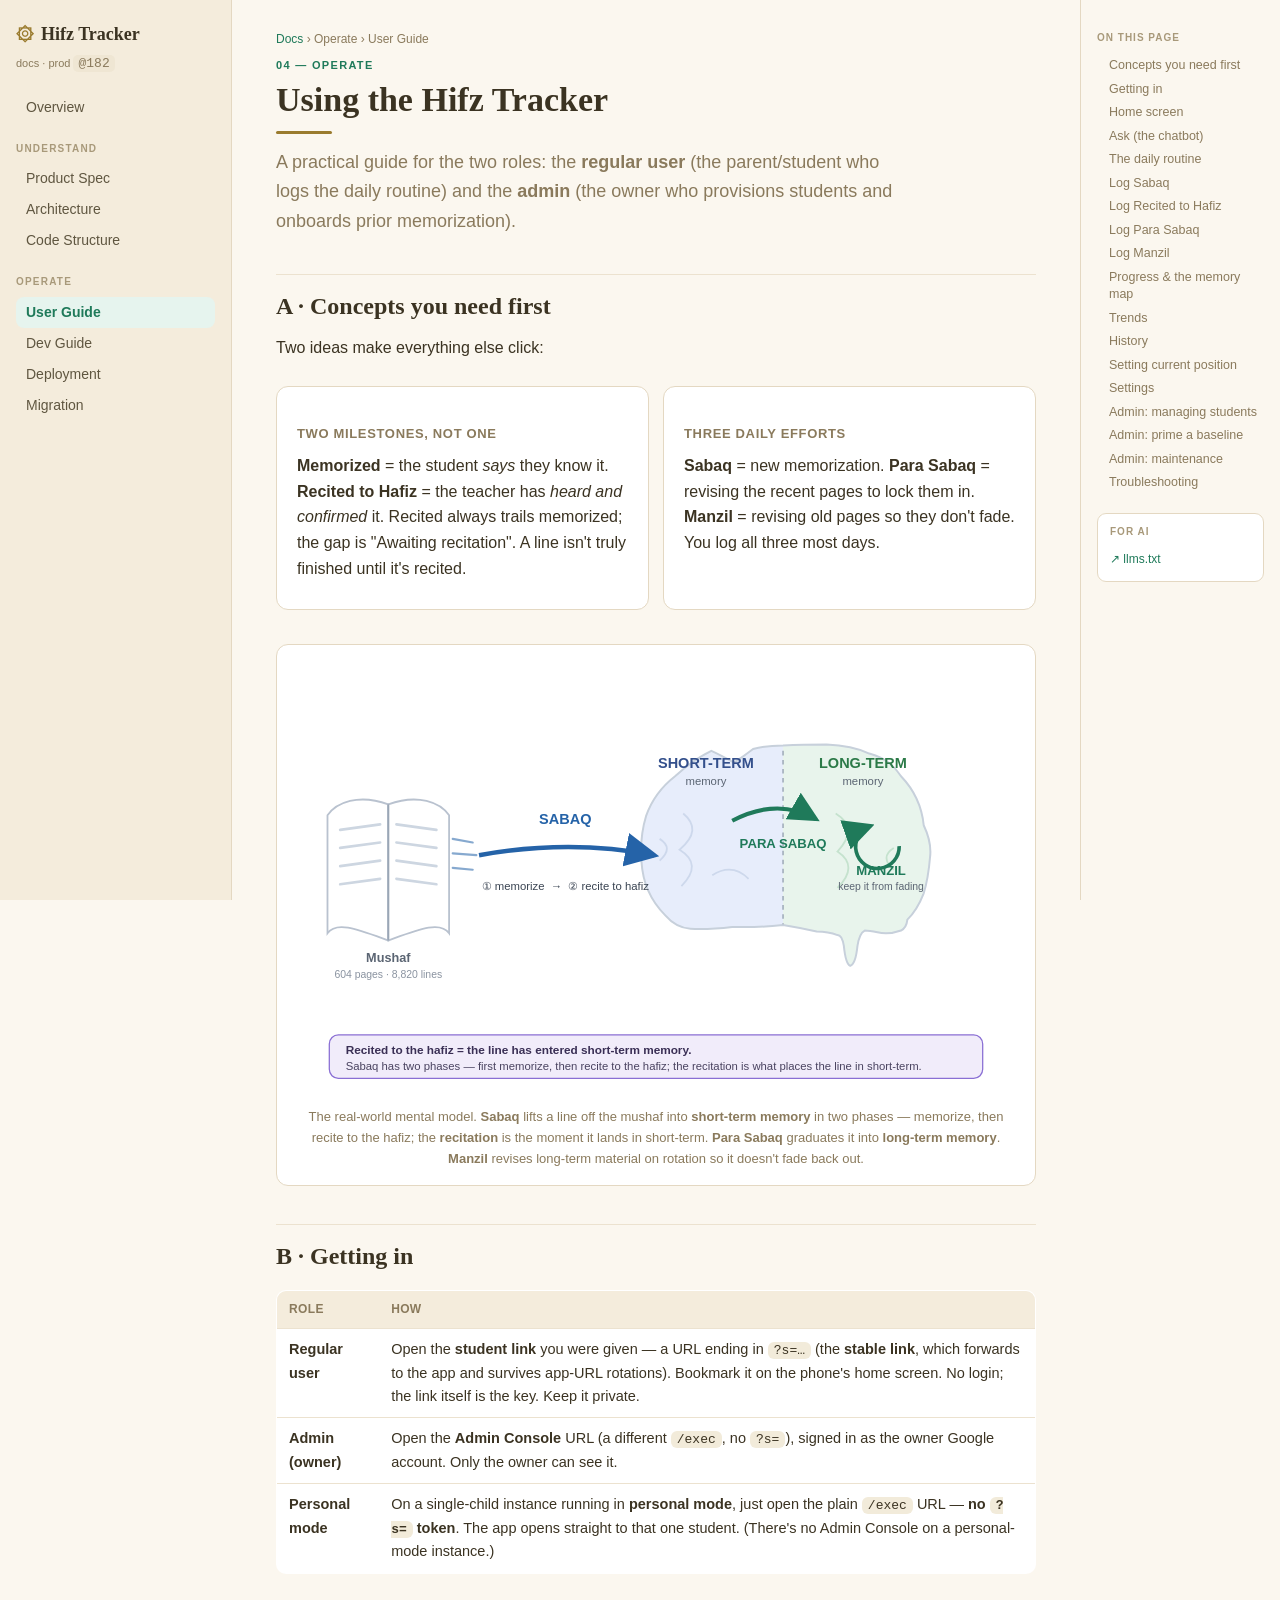
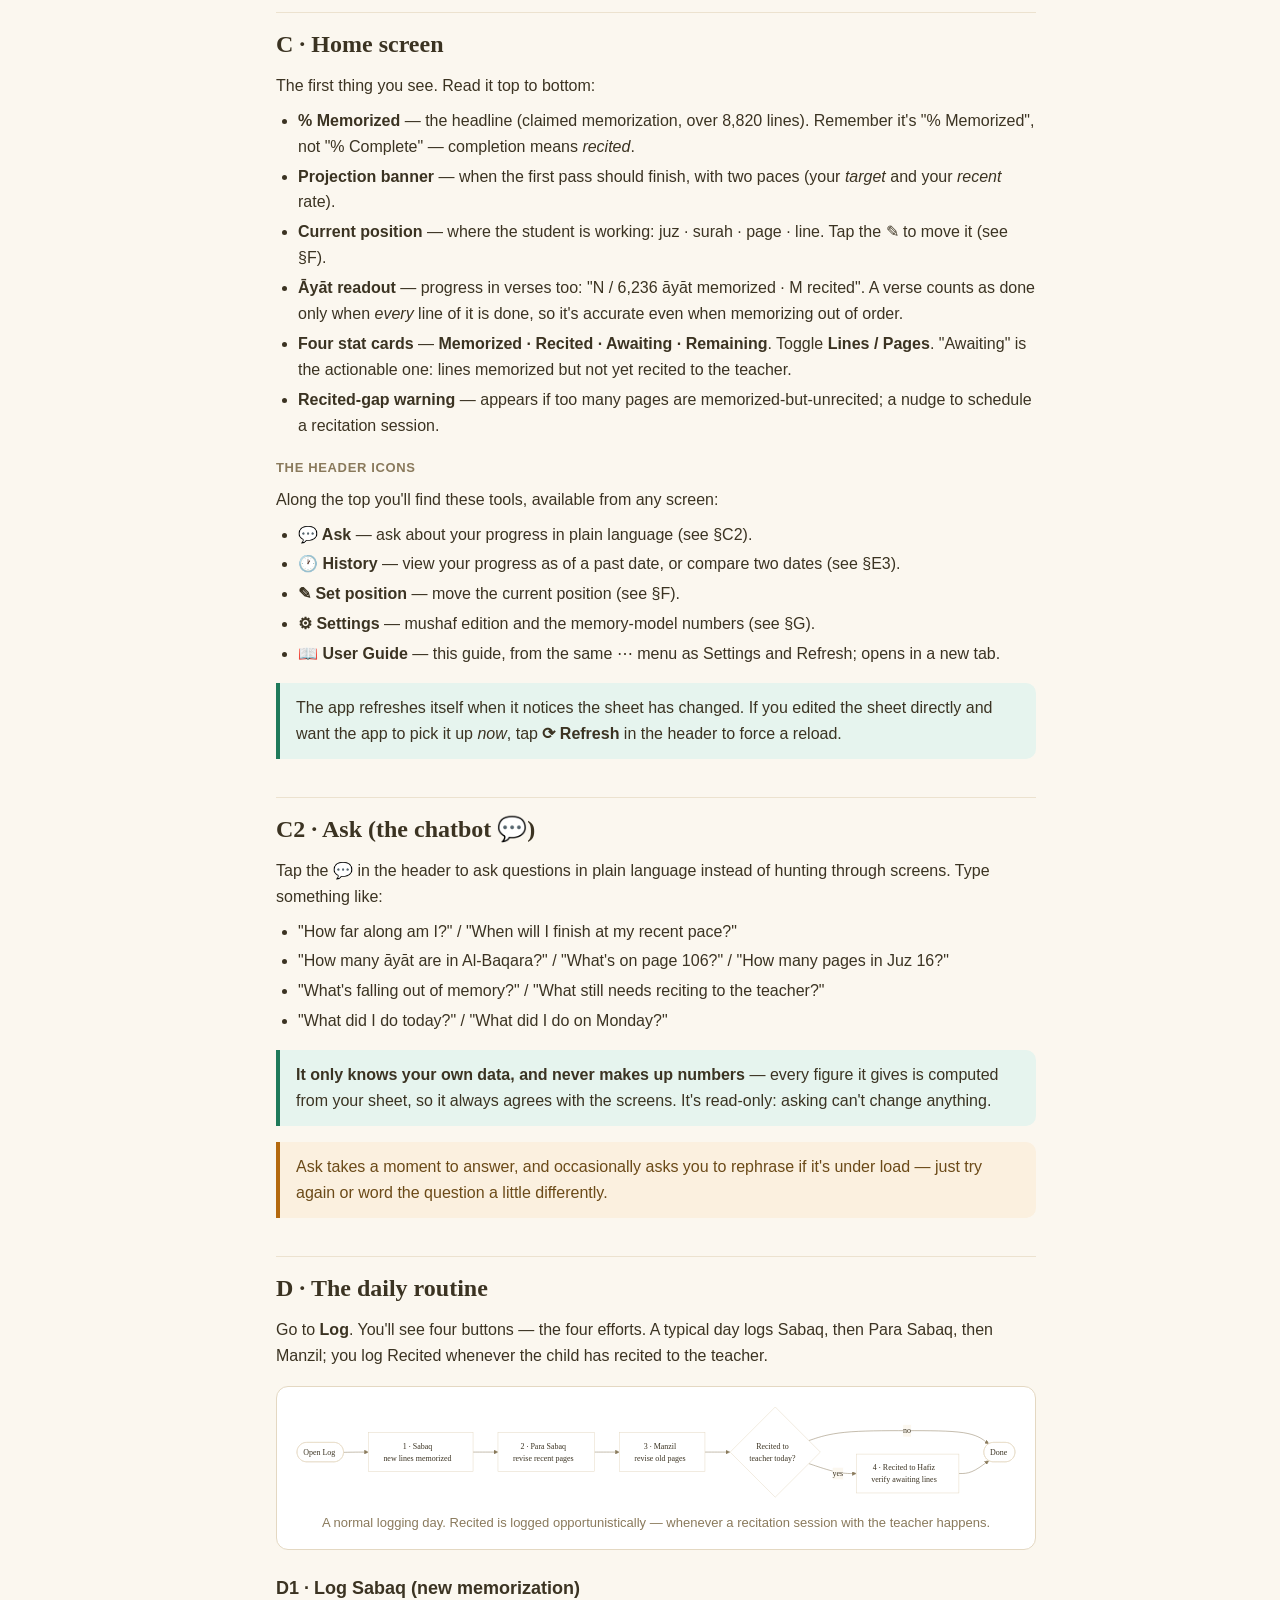
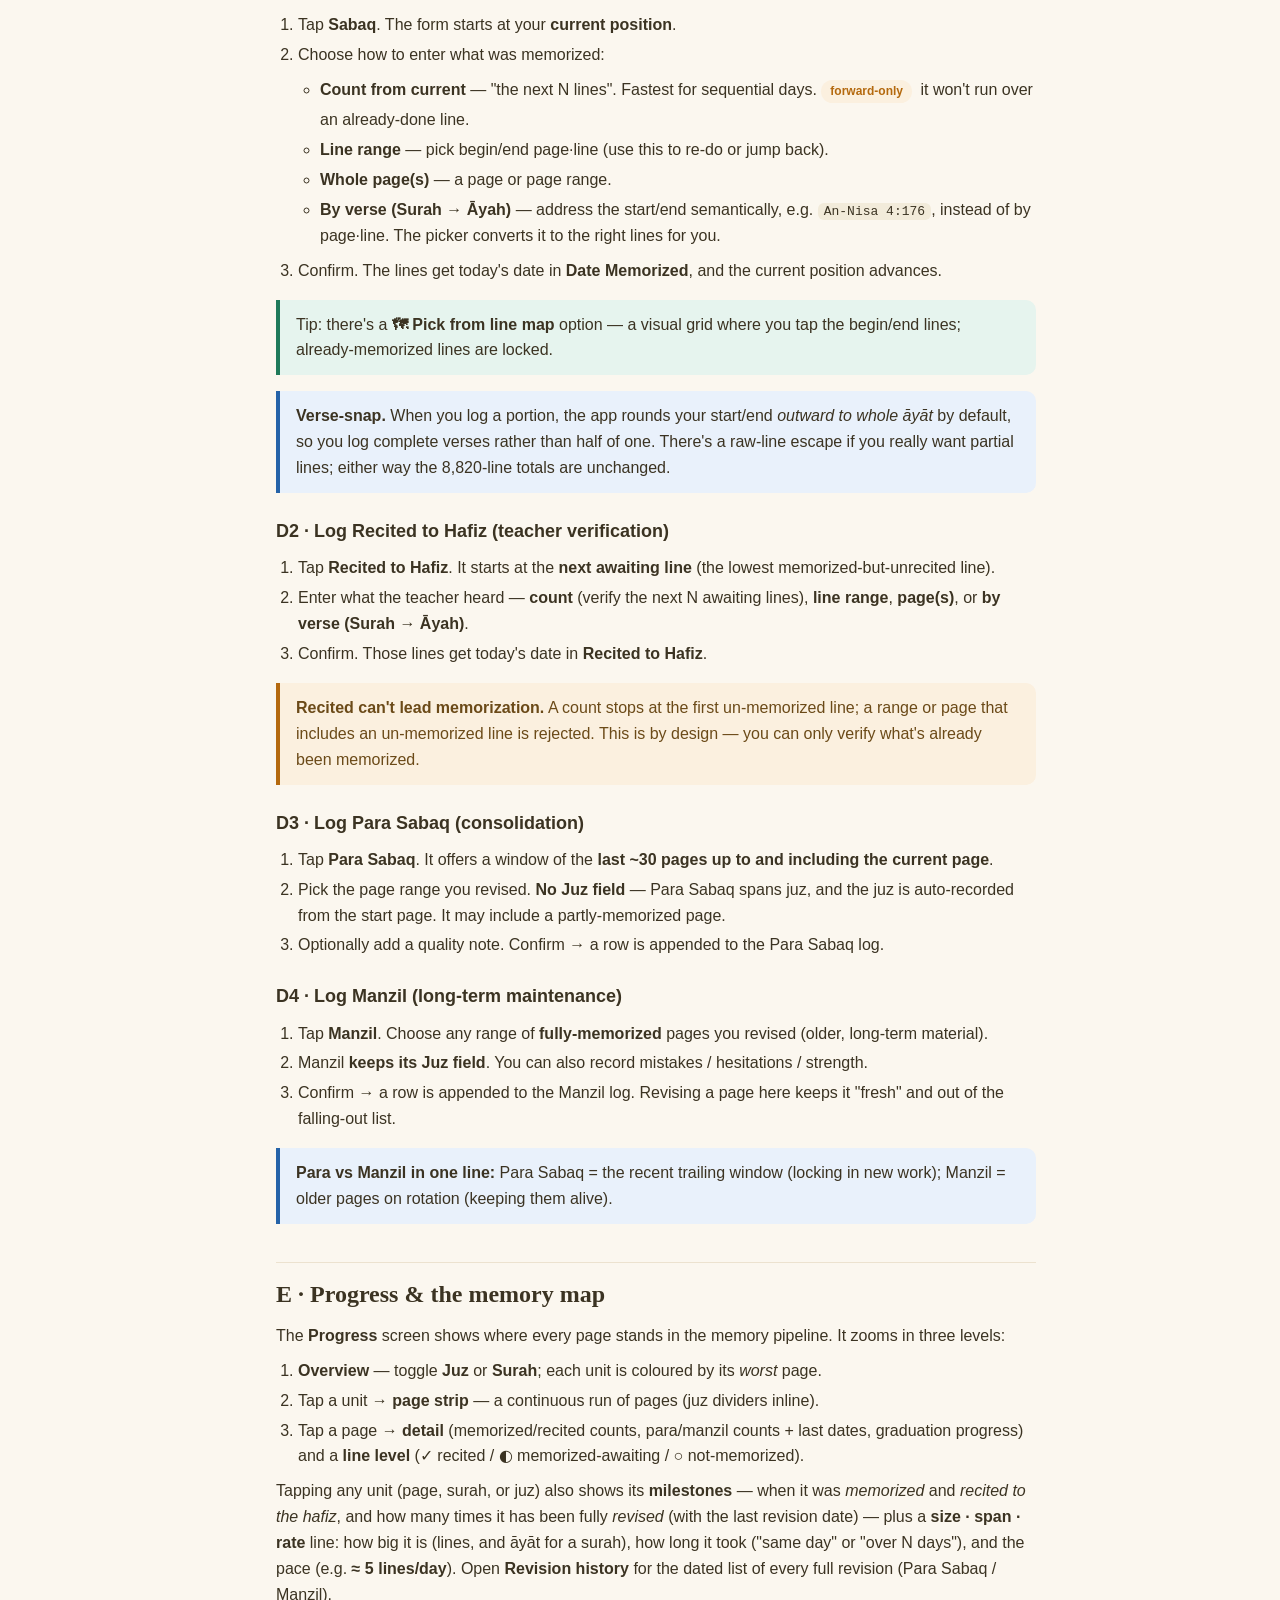
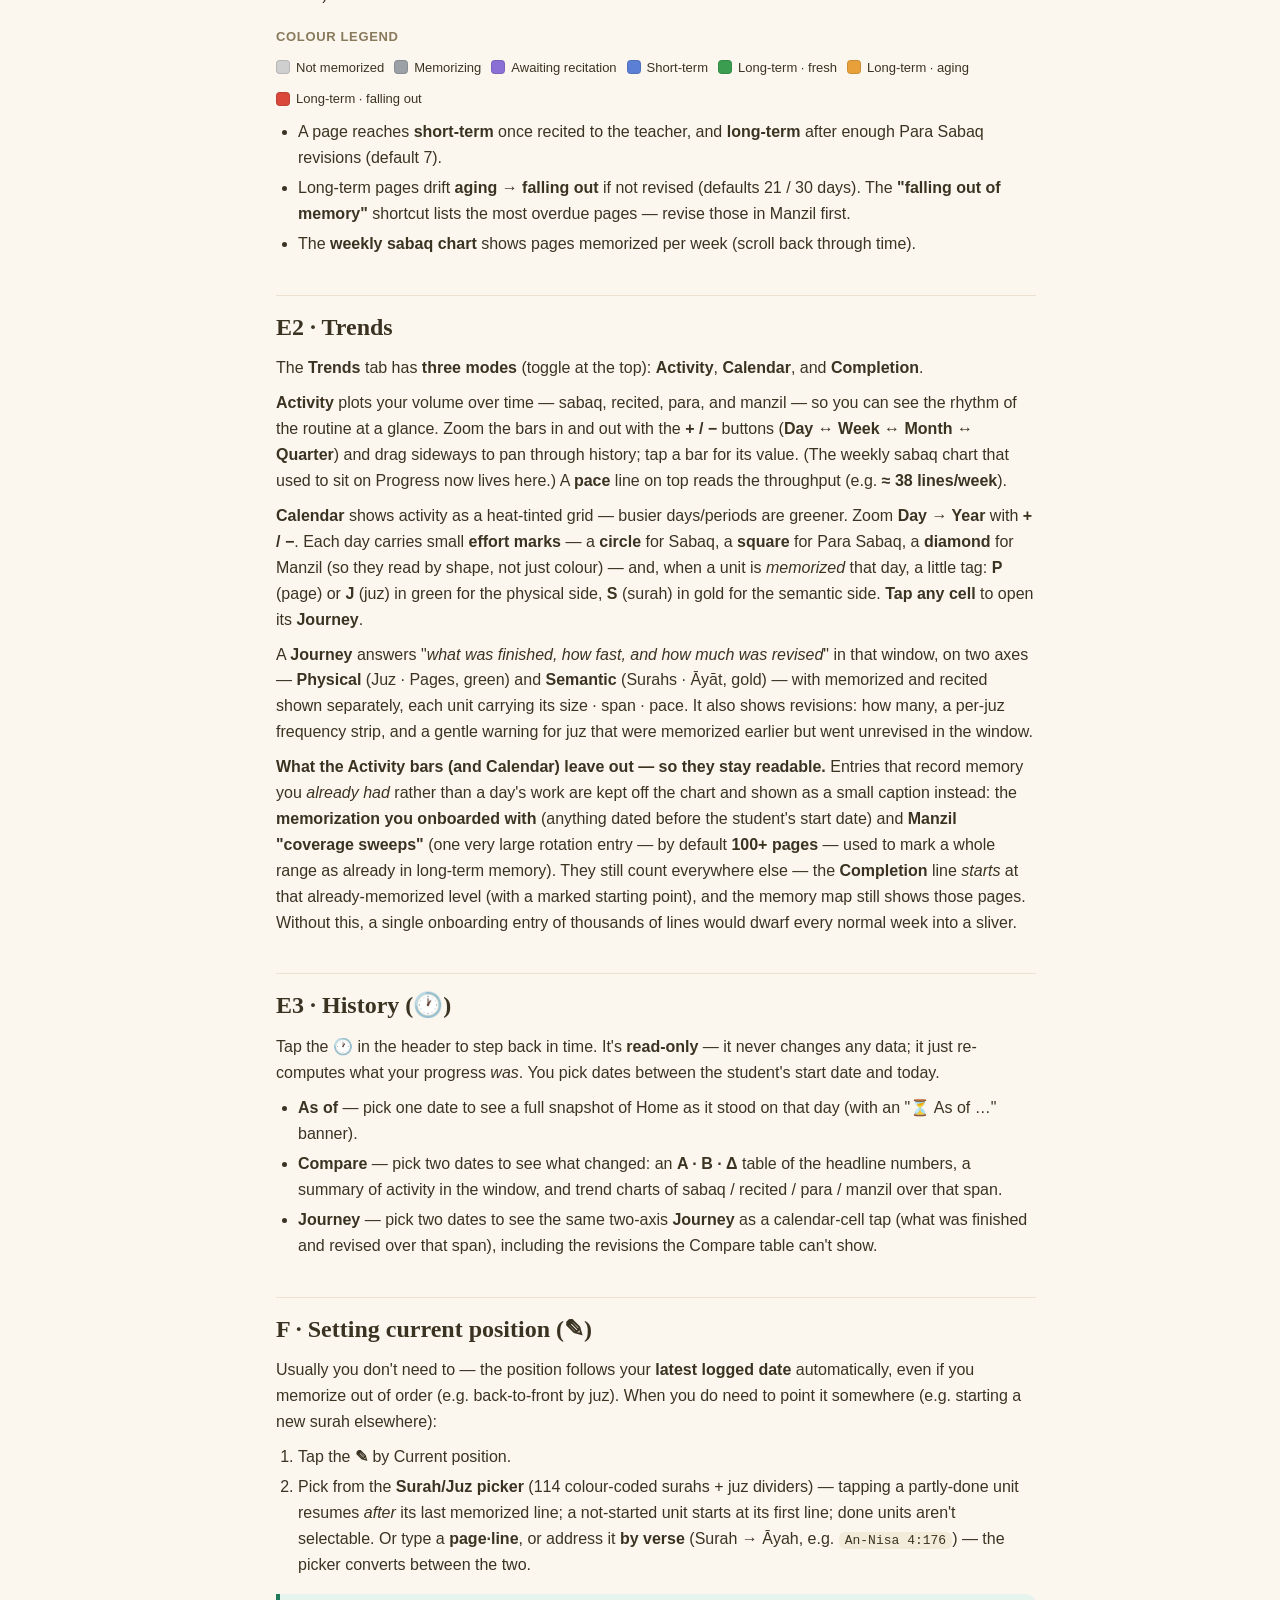
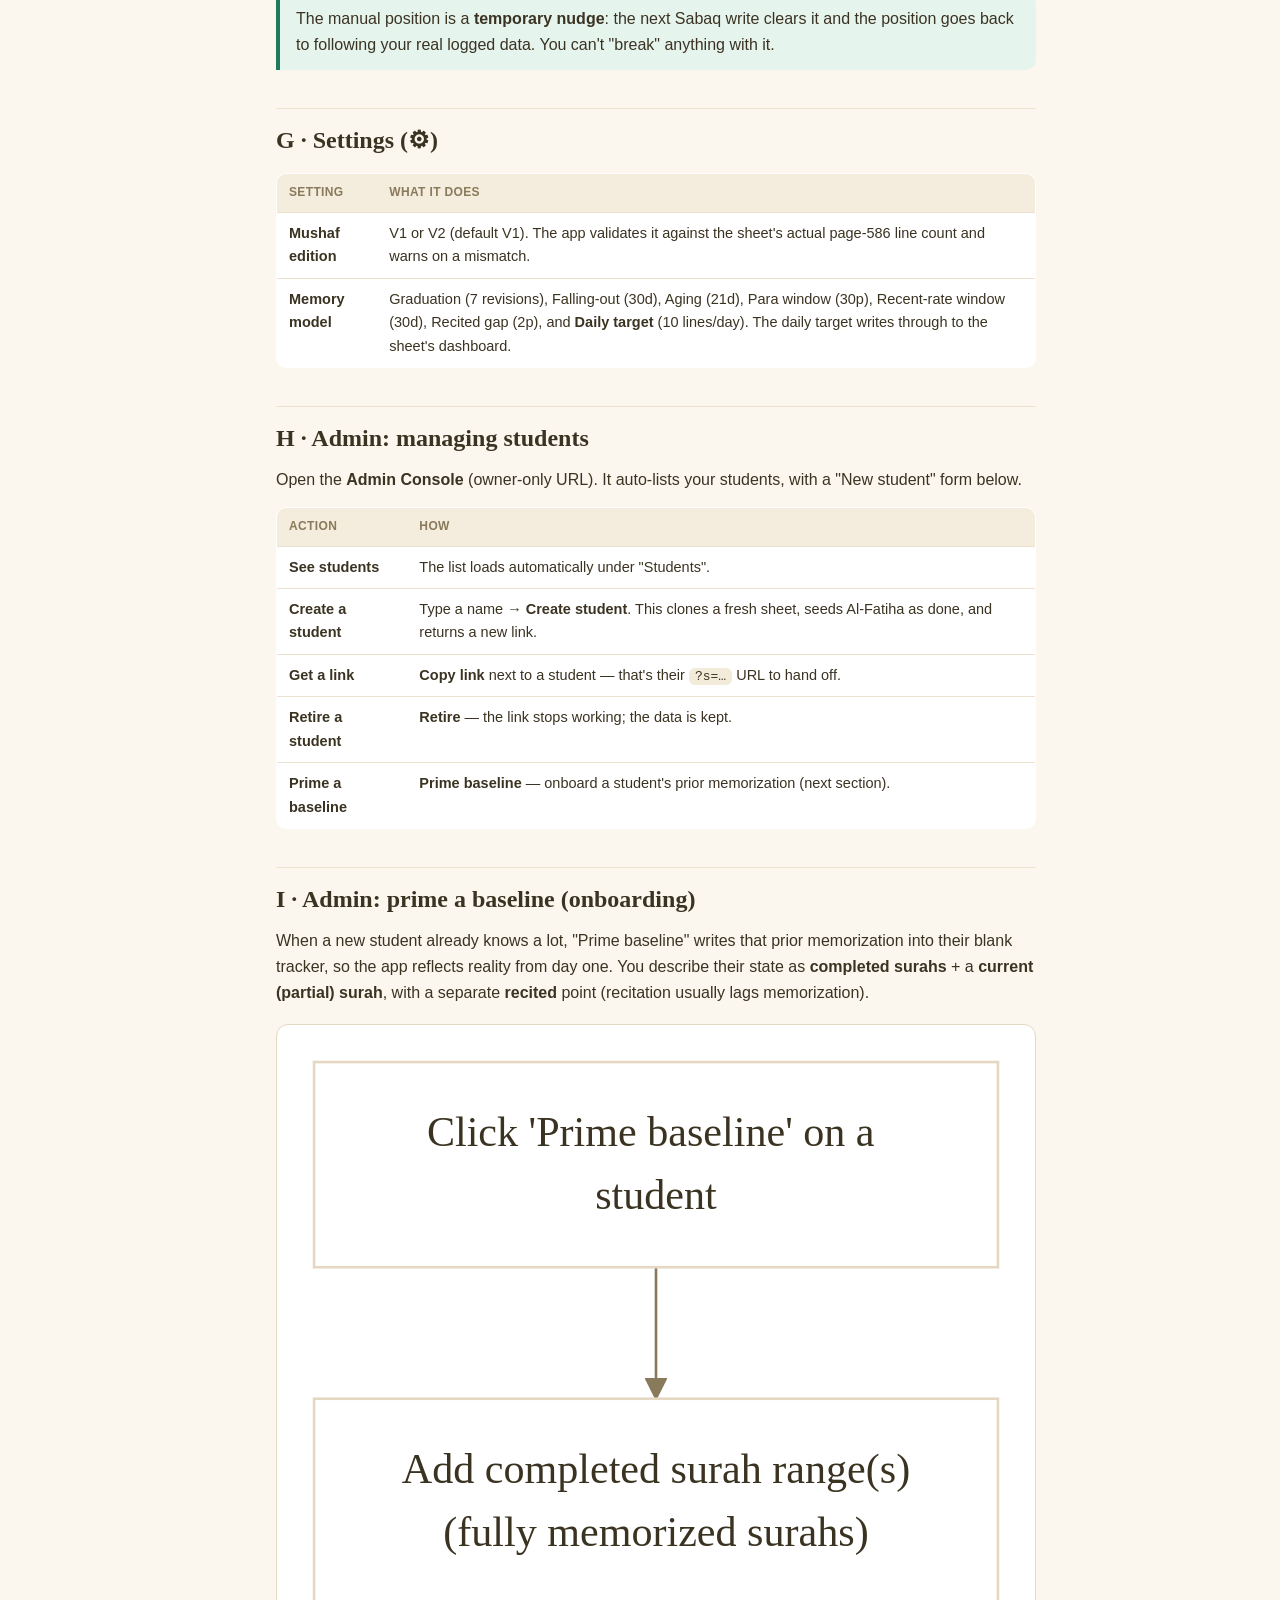
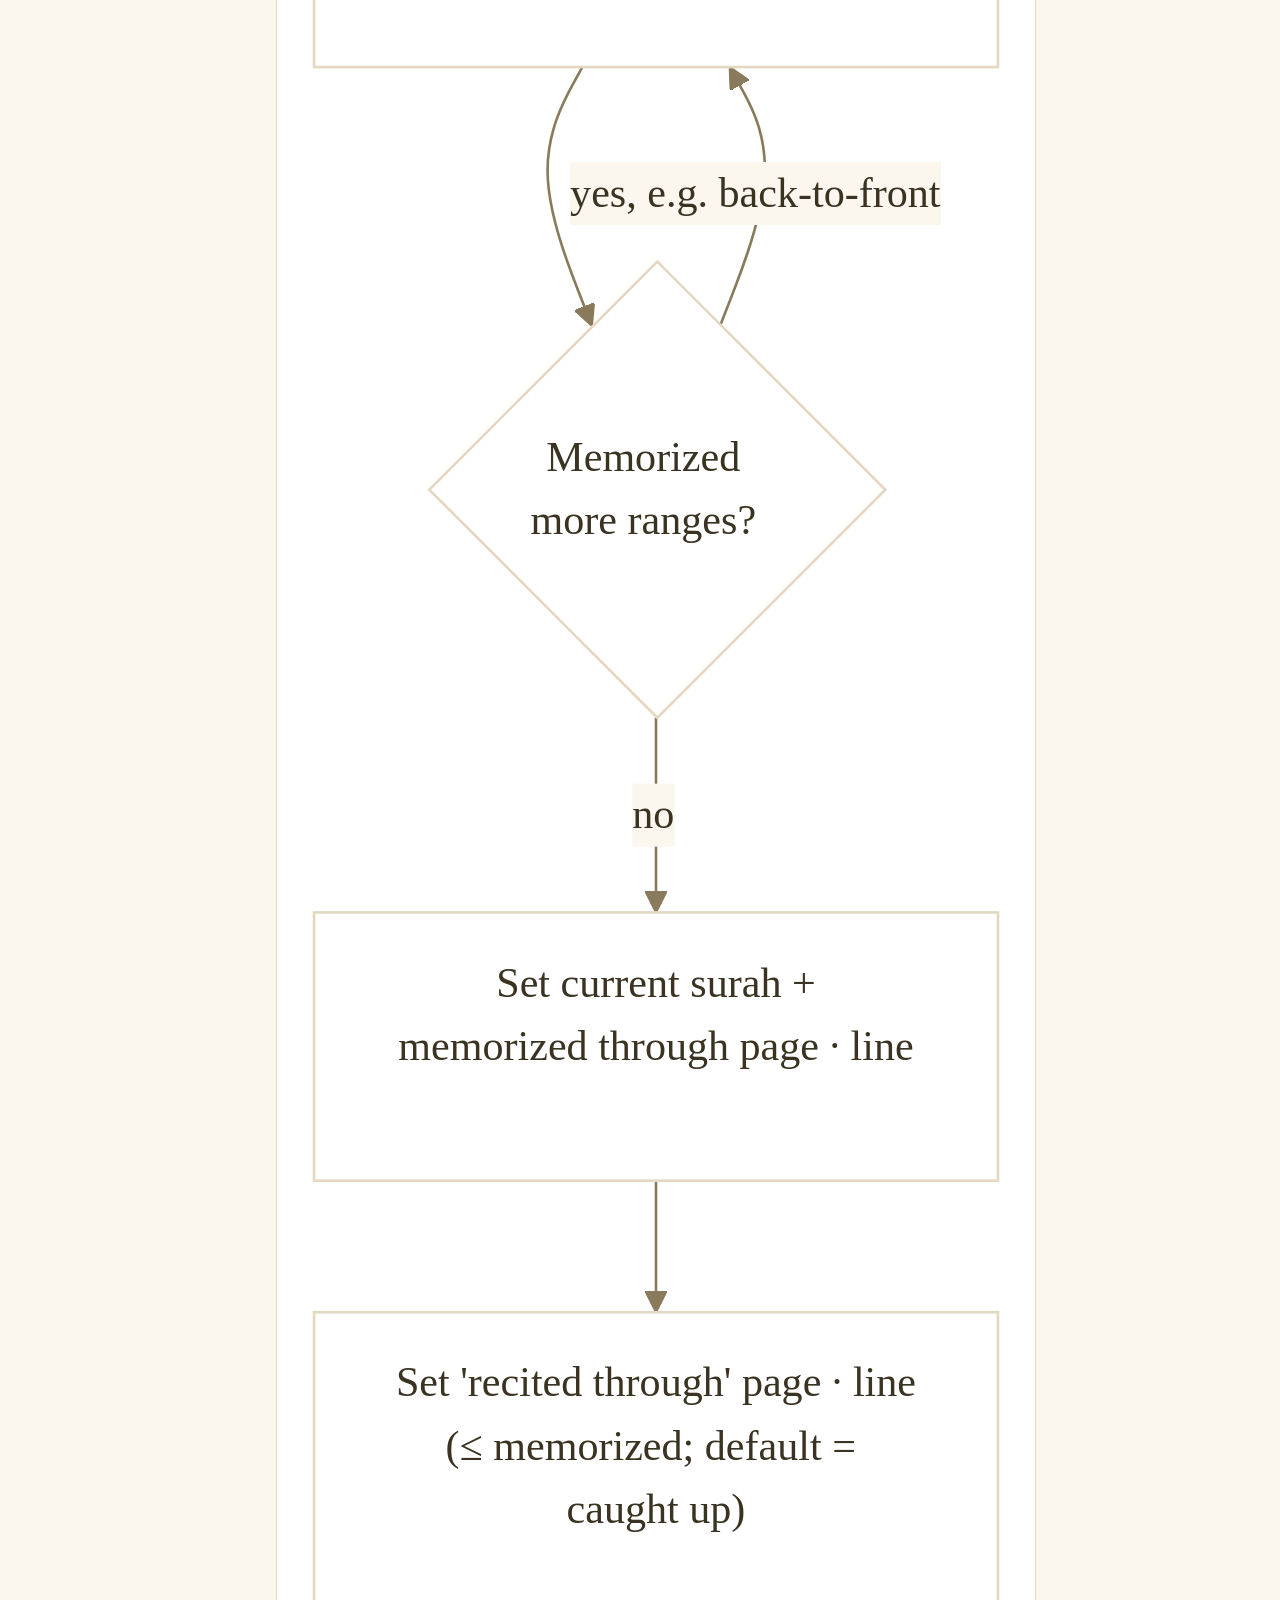
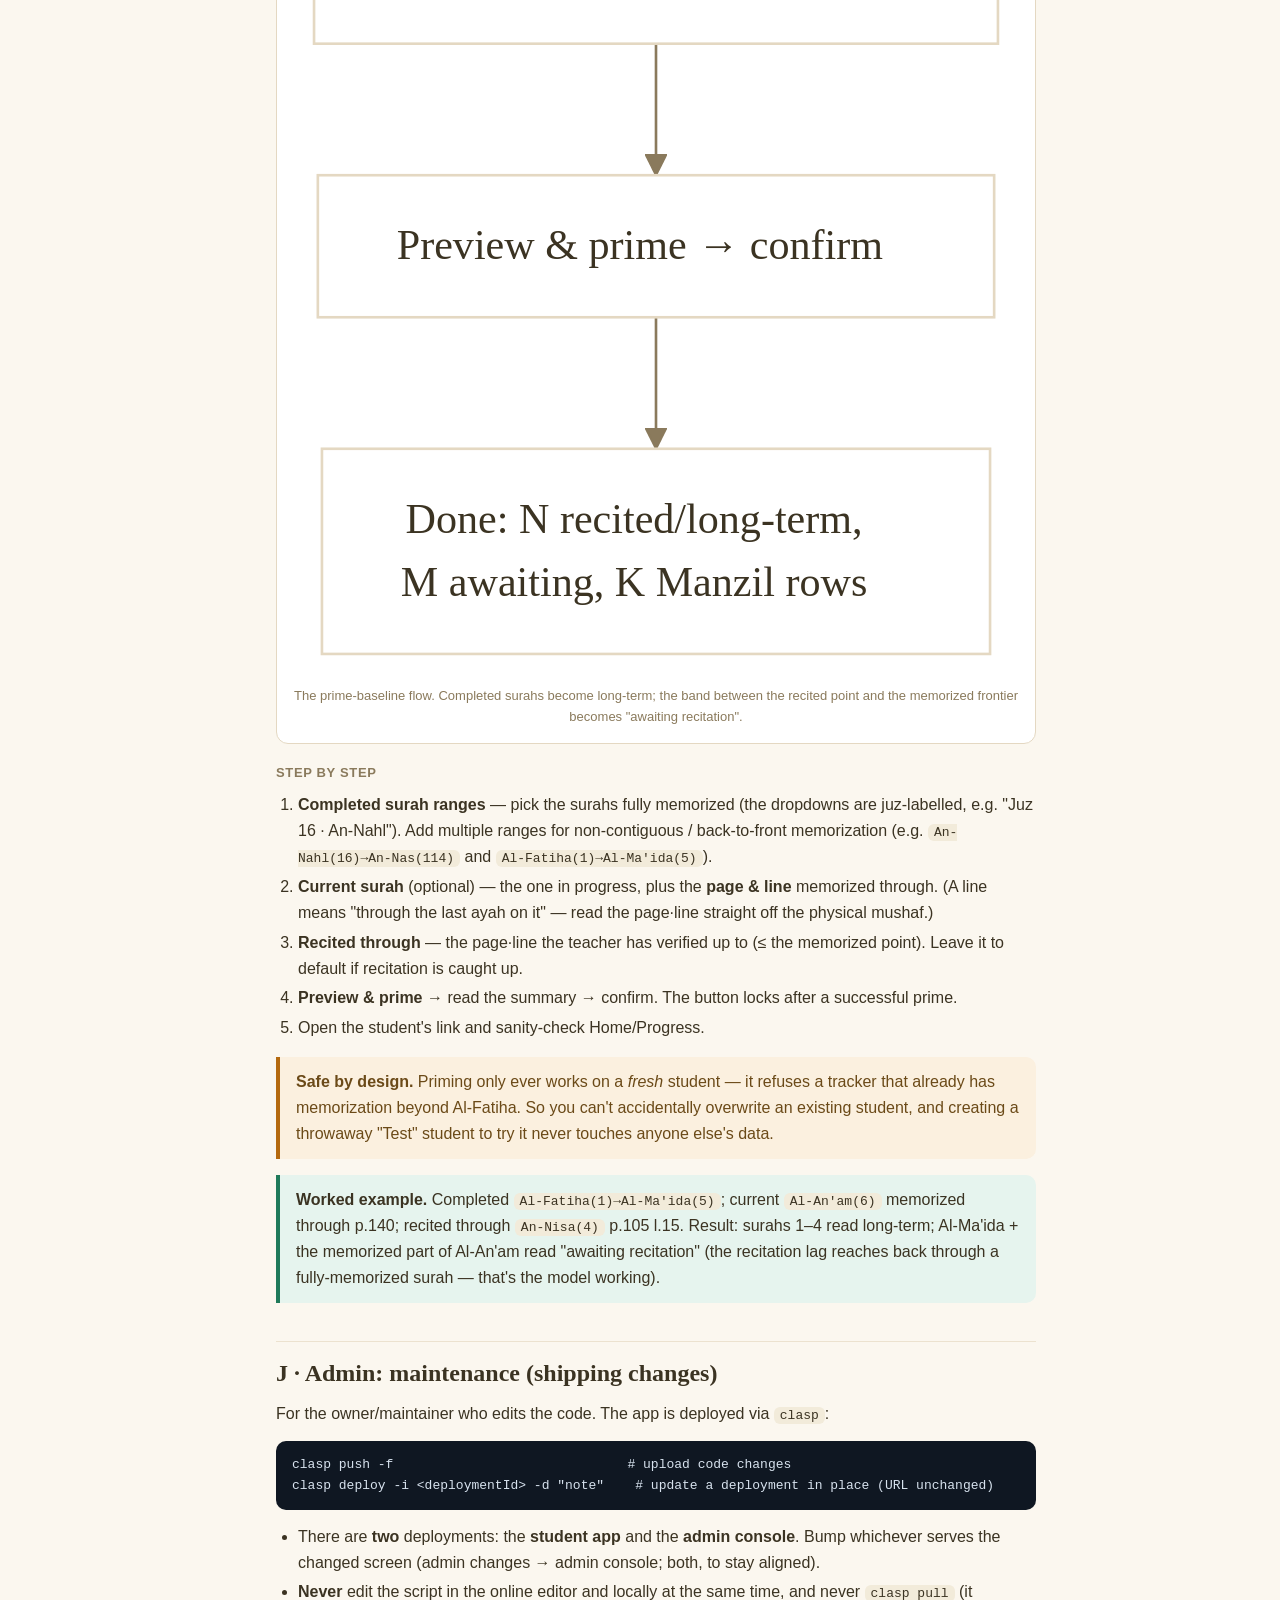
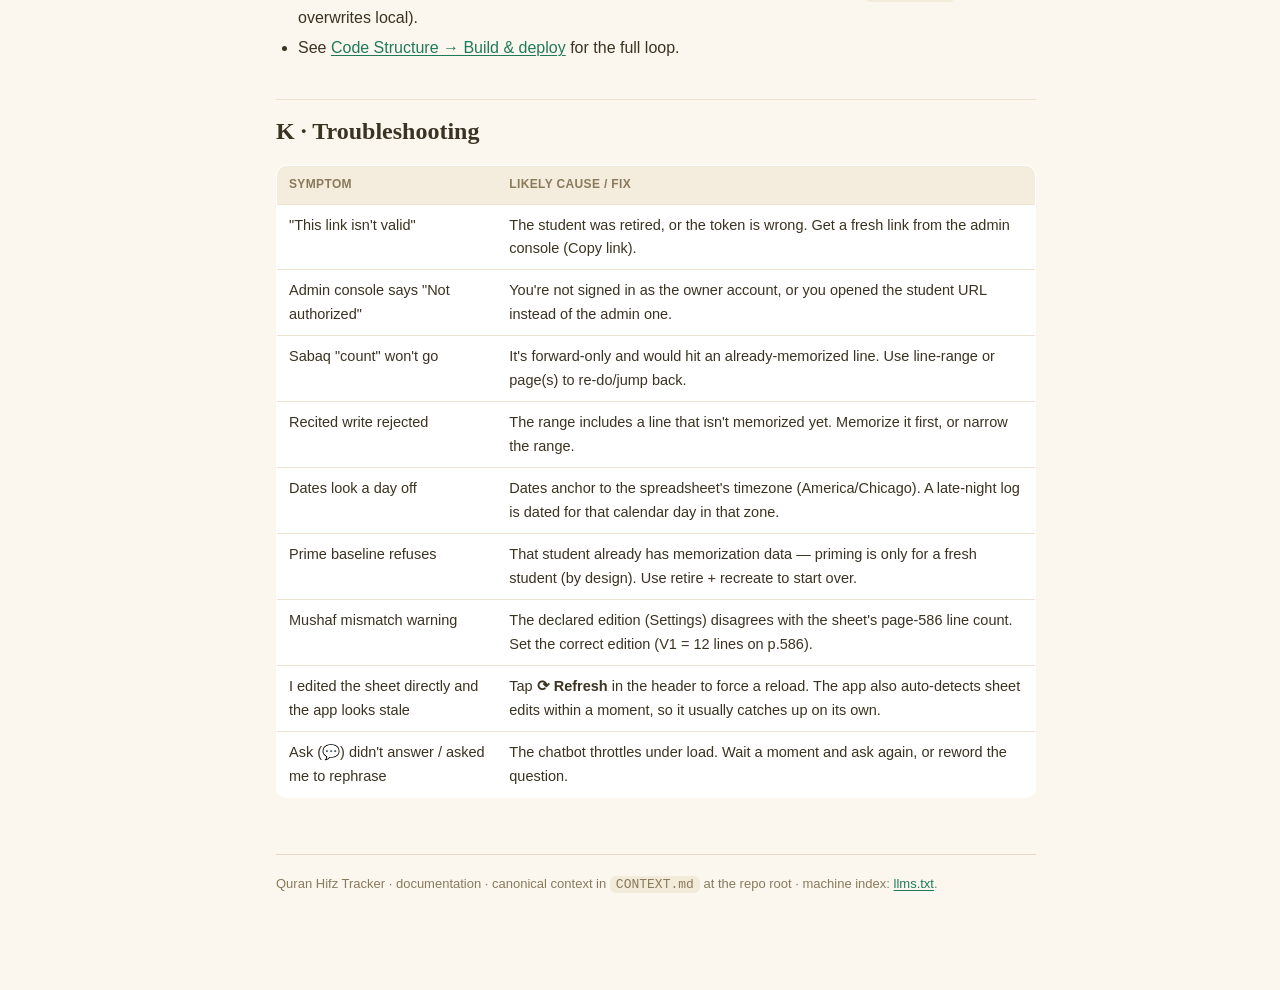
<file: docs/user-guide.html>
<!DOCTYPE html>
<html lang="en">
<head>
<meta charset="utf-8">
<meta name="viewport" content="width=device-width, initial-scale=1">
<title>User Guide — Quran Hifz Tracker</title>
<meta name="description" content="Day-to-day use of the Hifz Tracker: the daily logging routine, Home/Progress/Trends screens, the memory map, the Ask chatbot, and the owner/admin tasks.">
<link rel="stylesheet" href="styles.css">
</head>
<body>
<a class="skip" href="#main">Skip to content</a>
<input type="checkbox" id="navtoggle" class="navtoggle">
<label class="hamburger" for="navtoggle">☰ &nbsp;Hifz Tracker docs</label>
<div class="shell">

  <nav class="sidenav" aria-label="Documentation sections">
    <a class="brand" href="index.html"><span class="mark">۞</span> Hifz Tracker</a>
    <div class="ver">docs · prod <code>@182</code></div>
    <a class="nav" href="index.html">Overview</a>
    <div class="band">Understand</div>
    <a class="nav" href="product-spec.html">Product Spec</a>
    <a class="nav" href="architecture.html">Architecture</a>
    <a class="nav" href="code-structure.html">Code Structure</a>
    <div class="band">Operate</div>
    <a class="nav active" href="user-guide.html">User Guide</a>
    <a class="nav" href="dev-guide.html">Dev Guide</a>
    <a class="nav" href="deployment.html">Deployment</a>
    <a class="nav" href="migration.html">Migration</a>
  </nav>

  <main class="content" id="main"><div class="inner">
    <div class="crumb"><a href="index.html">Docs</a> › Operate › User Guide</div>
    <header class="pagehead">
      <div class="kick">04 — Operate</div>
      <h1>Using the Hifz Tracker</h1>
      <div class="flourish"></div>
      <p class="lead">A practical guide for the two roles: the <b>regular user</b> (the parent/student who logs
      the daily routine) and the <b>admin</b> (the owner who provisions students and onboards prior memorization).</p>
    </header>

  <h2 class="anchor" id="concepts">A · Concepts you need first</h2>
  <p>Two ideas make everything else click:</p>
  <div class="grid2">
    <div class="card"><h4>Two milestones, not one</h4><p><b>Memorized</b> = the student <em>says</em> they know it. <b>Recited to Hafiz</b> = the teacher has <em>heard and confirmed</em> it. Recited always trails memorized; the gap is "Awaiting recitation". A line isn't truly finished until it's recited.</p></div>
    <div class="card"><h4>Three daily efforts</h4><p><b>Sabaq</b> = new memorization. <b>Para Sabaq</b> = revising the recent pages to lock them in. <b>Manzil</b> = revising old pages so they don't fade. You log all three most days.</p></div>
  </div>

  <figure class="figure">
    <svg viewBox="0 0 800 470" width="100%" role="img" aria-label="The mushaf on the left; lines flow into short-term memory via Sabaq (memorize, then recite to the hafiz); Para Sabaq graduates them to long-term memory; Manzil keeps them there.">
      <defs>
        <marker id="ahBlue" viewBox="0 0 10 10" refX="8.5" refY="5" markerWidth="7.5" markerHeight="7.5" orient="auto-start-reverse"><path d="M0,0 L10,5 L0,10 z" fill="#2563a8"/></marker>
        <marker id="ahGreen" viewBox="0 0 10 10" refX="8.5" refY="5" markerWidth="7.5" markerHeight="7.5" orient="auto-start-reverse"><path d="M0,0 L10,5 L0,10 z" fill="#1f7a5a"/></marker>
        <marker id="ahGreenS" viewBox="0 0 10 10" refX="8.5" refY="5" markerWidth="8.5" markerHeight="8.5" orient="auto"><path d="M0,0 L10,5 L0,10 z" fill="#1f7a5a"/></marker>
      </defs>

      <!-- Brain (side profile, facing the mushaf) -->
      <!-- short-term half (front, blue) -->
      <path d="M540,90 L540,291 Q510,294 484,293 Q458,296 438,295 Q422,294 410,280 Q386,256 384,221 Q382,194 389,171 Q398,145 421,127 Q442,108 461,99 Q472,104 486,112 Q498,104 507,97 Q522,93 540,93 Z" fill="#e7edfb"/>
      <!-- long-term half (back, blue→green; includes brainstem stub) -->
      <path d="M540,93 Q562,92 588,92 Q616,93 635,102 Q658,108 670,127 Q692,150 695,181 Q704,200 702,216 Q700,240 695,256 Q688,274 677,285 Q676,294 670,297 Q656,302 644,299 Q635,297 630,297 Q624,300 622,314 Q620,334 614,336 Q609,334 607,314 Q605,302 600,302 Q590,298 577,298 Q558,294 540,291 L540,93 Z" fill="#e8f4ec"/>
      <!-- brain outline -->
      <path d="M540,93 Q562,92 588,92 Q616,93 635,102 Q658,108 670,127 Q692,150 695,181 Q704,200 702,216 Q700,240 695,256 Q688,274 677,285 Q676,294 670,297 Q656,302 644,299 Q635,297 630,297 Q624,300 622,314 Q620,334 614,336 Q609,334 607,314 Q605,302 600,302 Q590,298 577,298 Q558,294 540,291 Q510,294 484,293 Q458,296 438,295 Q422,294 410,280 Q386,256 384,221 Q382,194 389,171 Q398,145 421,127 Q442,108 461,99 Q472,104 486,112 Q498,104 507,97 Q522,93 540,93 Z" fill="none" stroke="#c7d0db" stroke-width="2.2"/>
      <line x1="540" y1="99" x2="540" y2="290" stroke="#9aa6b5" stroke-width="1.6" stroke-dasharray="5 5"/>
      <!-- gyri (front / short-term) -->
      <g fill="none" stroke="#c3d0e6" stroke-width="2" opacity=".7">
        <path d="M430,168 q22,18 -4,40 q26,16 2,40"/><path d="M462,236 q22,-14 40,4"/>
        <path d="M404,196 q16,10 0,24"/>
      </g>
      <!-- gyri (back / long-term) -->
      <g fill="none" stroke="#bfe0c9" stroke-width="2" opacity=".85">
        <path d="M598,168 q26,16 2,42 q24,16 0,40"/><path d="M662,206 q-16,10 0,24"/>
      </g>
      <text x="455" y="118" text-anchor="middle" font-family="inherit" font-size="16" font-weight="700" fill="#34508c">SHORT-TERM</text>
      <text x="455" y="137" text-anchor="middle" font-family="inherit" font-size="12.5" fill="#5b6573">memory</text>
      <text x="628" y="118" text-anchor="middle" font-family="inherit" font-size="16" font-weight="700" fill="#2c7a48">LONG-TERM</text>
      <text x="628" y="137" text-anchor="middle" font-family="inherit" font-size="12.5" fill="#5b6573">memory</text>

      <!-- Mushaf -->
      <path d="M105,158 C72,146 48,156 38,170 L38,300 C48,286 72,296 105,308 Z" fill="#ffffff" stroke="#b9c2cf" stroke-width="2"/>
      <path d="M105,158 C138,146 162,156 172,170 L172,300 C162,286 138,296 105,308 Z" fill="#ffffff" stroke="#b9c2cf" stroke-width="2"/>
      <line x1="105" y1="158" x2="105" y2="308" stroke="#9aa6b5" stroke-width="2"/>
      <g stroke="#cdd6e1" stroke-width="3" stroke-linecap="round">
        <line x1="52" y1="186" x2="96" y2="180"/><line x1="52" y1="206" x2="96" y2="200"/>
        <line x1="52" y1="226" x2="96" y2="220"/><line x1="52" y1="246" x2="96" y2="240"/>
        <line x1="114" y1="180" x2="158" y2="186"/><line x1="114" y1="200" x2="158" y2="206"/>
        <line x1="114" y1="220" x2="158" y2="226"/><line x1="114" y1="240" x2="158" y2="246"/>
      </g>
      <text x="105" y="332" text-anchor="middle" font-family="inherit" font-size="14" font-weight="700" fill="#5b6573">Mushaf</text>
      <text x="105" y="349" text-anchor="middle" font-family="inherit" font-size="11.5" fill="#8a93a0">604 pages · 8,820 lines</text>
      <g stroke="#2563a8" stroke-width="2.4" stroke-linecap="round" opacity=".55">
        <line x1="176" y1="196" x2="198" y2="200"/><line x1="176" y1="212" x2="202" y2="214"/><line x1="176" y1="228" x2="198" y2="230"/>
      </g>

      <!-- SABAQ: mushaf -> short-term -->
      <path d="M205,214 Q305,196 398,214" fill="none" stroke="#2563a8" stroke-width="5" marker-end="url(#ahBlue)"/>
      <text x="300" y="180" text-anchor="middle" font-family="inherit" font-size="16" font-weight="800" fill="#2563a8">SABAQ</text>
      <text x="300" y="252" text-anchor="middle" font-family="inherit" font-size="12.5" fill="#3a4452">① memorize&#160;&#160;→&#160;&#160;② recite to hafiz</text>

      <!-- PARA SABAQ: short-term -> long-term -->
      <path d="M484,176 Q534,150 576,174" fill="none" stroke="#1f7a5a" stroke-width="4.5" marker-end="url(#ahGreen)"/>
      <text x="540" y="206" text-anchor="middle" font-family="inherit" font-size="14.5" font-weight="800" fill="#1f7a5a">PARA SABAQ</text>

      <!-- MANZIL: maintain long-term -->
      <path d="M668,204 A24,24 0 1,1 636,182" fill="none" stroke="#1f7a5a" stroke-width="4" marker-end="url(#ahGreenS)"/>
      <text x="648" y="236" text-anchor="middle" font-family="inherit" font-size="14.5" font-weight="800" fill="#1f7a5a">MANZIL</text>
      <text x="648" y="252" text-anchor="middle" font-family="inherit" font-size="11.5" fill="#5b6573">keep it from fading</text>

      <!-- Note -->
      <rect x="40" y="412" width="720" height="48" rx="10" fill="#f1ecfa" stroke="#8a6fd4" stroke-width="1.4"/>
      <text x="58" y="433" font-family="inherit" font-size="13" font-weight="700" fill="#3a2f55">Recited to the hafiz = the line has entered short-term memory.</text>
      <text x="58" y="451" font-family="inherit" font-size="12.5" fill="#4a4360">Sabaq has two phases — first memorize, then recite to the hafiz; the recitation is what places the line in short-term.</text>
    </svg>
    <figcaption>The real-world mental model. <b>Sabaq</b> lifts a line off the mushaf into <b>short-term memory</b> in two phases — memorize, then recite to the hafiz; the <b>recitation</b> is the moment it lands in short-term. <b>Para Sabaq</b> graduates it into <b>long-term memory</b>. <b>Manzil</b> revises long-term material on rotation so it doesn't fade back out.</figcaption>
  </figure>

  <h2 class="anchor" id="access">B · Getting in</h2>
  <table>
    <tr><th>Role</th><th>How</th></tr>
    <tr><td><b>Regular user</b></td><td>Open the <b>student link</b> you were given — a URL ending in <code>?s=…</code> (the <b>stable link</b>, which forwards to the app and survives app-URL rotations). Bookmark it on the phone's home screen. No login; the link itself is the key. Keep it private.</td></tr>
    <tr><td><b>Admin (owner)</b></td><td>Open the <b>Admin Console</b> URL (a different <code>/exec</code>, no <code>?s=</code>), signed in as the owner Google account. Only the owner can see it.</td></tr>
    <tr><td><b>Personal mode</b></td><td>On a single-child instance running in <b>personal mode</b>, just open the plain <code>/exec</code> URL — <b>no <code>?s=</code> token</b>. The app opens straight to that one student. (There's no Admin Console on a personal-mode instance.)</td></tr>
  </table>

  <h2 class="anchor" id="home">C · Home screen</h2>
  <p>The first thing you see. Read it top to bottom:</p>
  <ul>
    <li><b>% Memorized</b> — the headline (claimed memorization, over 8,820 lines). Remember it's "% Memorized", not "% Complete" — completion means <em>recited</em>.</li>
    <li><b>Projection banner</b> — when the first pass should finish, with two paces (your <em>target</em> and your <em>recent</em> rate).</li>
    <li><b>Current position</b> — where the student is working: juz · surah · page · line. Tap the ✎ to move it (see §F).</li>
    <li><b>Āyāt readout</b> — progress in verses too: "N / 6,236 āyāt memorized · M recited". A verse counts as done only when <em>every</em> line of it is done, so it's accurate even when memorizing out of order.</li>
    <li><b>Four stat cards</b> — <b>Memorized · Recited · Awaiting · Remaining</b>. Toggle <b>Lines / Pages</b>. "Awaiting" is the actionable one: lines memorized but not yet recited to the teacher.</li>
    <li><b>Recited-gap warning</b> — appears if too many pages are memorized-but-unrecited; a nudge to schedule a recitation session.</li>
  </ul>
  <h4>The header icons</h4>
  <p>Along the top you'll find these tools, available from any screen:</p>
  <ul>
    <li><b>💬 Ask</b> — ask about your progress in plain language (see §C2).</li>
    <li><b>🕐 History</b> — view your progress as of a past date, or compare two dates (see §E3).</li>
    <li><b>✎ Set position</b> — move the current position (see §F).</li>
    <li><b>⚙ Settings</b> — mushaf edition and the memory-model numbers (see §G).</li>
    <li><b>📖 User Guide</b> — this guide, from the same ⋯ menu as Settings and Refresh; opens in a new tab.</li>
  </ul>
  <div class="callout">The app refreshes itself when it notices the sheet has changed. If you edited the sheet directly and want the app to pick it up <em>now</em>, tap <b>⟳ Refresh</b> in the header to force a reload.</div>

  <h2 class="anchor" id="ask">C2 · Ask (the chatbot 💬)</h2>
  <p>Tap the <b>💬</b> in the header to ask questions in plain language instead of hunting through screens.
  Type something like:</p>
  <ul>
    <li>"How far along am I?" / "When will I finish at my recent pace?"</li>
    <li>"How many āyāt are in Al-Baqara?" / "What's on page 106?" / "How many pages in Juz 16?"</li>
    <li>"What's falling out of memory?" / "What still needs reciting to the teacher?"</li>
    <li>"What did I do today?" / "What did I do on Monday?"</li>
  </ul>
  <div class="callout"><b>It only knows your own data, and never makes up numbers</b> — every figure it gives is computed from your sheet, so it always agrees with the screens. It's read-only: asking can't change anything.</div>
  <div class="callout warn">Ask takes a moment to answer, and occasionally asks you to rephrase if it's under load — just try again or word the question a little differently.</div>

  <h2 class="anchor" id="daily">D · The daily routine</h2>
  <p>Go to <b>Log</b>. You'll see four buttons — the four efforts. A typical day logs Sabaq, then Para Sabaq,
  then Manzil; you log Recited whenever the child has recited to the teacher.</p>
  <div class="figure">
    <!--mmd:user-guide-1--><div class="mmd"><svg id="mmd-user-guide-1" width="100%" xmlns="http://www.w3.org/2000/svg" xmlns:xlink="http://www.w3.org/1999/xlink" class="flowchart" style="max-width: 1456.4px; background-color: transparent;;max-width:100%;height:auto" viewBox="0 0 1456.3974609375 196.984375" role="graphics-document document" aria-roledescription="flowchart-v2"><style>#mmd-user-guide-1{font-family:Georgia,"Times New Roman",serif;font-size:16px;fill:#3b3322;}@keyframes edge-animation-frame{from{stroke-dashoffset:0;}}@keyframes dash{to{stroke-dashoffset:0;}}#mmd-user-guide-1 .edge-animation-slow{stroke-dasharray:9,5!important;stroke-dashoffset:900;animation:dash 50s linear infinite;stroke-linecap:round;}#mmd-user-guide-1 .edge-animation-fast{stroke-dasharray:9,5!important;stroke-dashoffset:900;animation:dash 20s linear infinite;stroke-linecap:round;}#mmd-user-guide-1 .error-icon{fill:#f4ecdc;}#mmd-user-guide-1 .error-text{fill:#0b1323;stroke:#0b1323;}#mmd-user-guide-1 .edge-thickness-normal{stroke-width:1px;}#mmd-user-guide-1 .edge-thickness-thick{stroke-width:3.5px;}#mmd-user-guide-1 .edge-pattern-solid{stroke-dasharray:0;}#mmd-user-guide-1 .edge-thickness-invisible{stroke-width:0;fill:none;}#mmd-user-guide-1 .edge-pattern-dashed{stroke-dasharray:3;}#mmd-user-guide-1 .edge-pattern-dotted{stroke-dasharray:2;}#mmd-user-guide-1 .marker{fill:#8a7a5c;stroke:#8a7a5c;}#mmd-user-guide-1 .marker.cross{stroke:#8a7a5c;}#mmd-user-guide-1 svg{font-family:Georgia,"Times New Roman",serif;font-size:16px;}#mmd-user-guide-1 p{margin:0;}#mmd-user-guide-1 .label{font-family:Georgia,"Times New Roman",serif;color:#3b3322;}#mmd-user-guide-1 .cluster-label text{fill:#3f4a2e;}#mmd-user-guide-1 .cluster-label span{color:#3f4a2e;}#mmd-user-guide-1 .cluster-label span p{background-color:transparent;}#mmd-user-guide-1 .label text,#mmd-user-guide-1 span{fill:#3b3322;color:#3b3322;}#mmd-user-guide-1 .node rect,#mmd-user-guide-1 .node circle,#mmd-user-guide-1 .node ellipse,#mmd-user-guide-1 .node polygon,#mmd-user-guide-1 .node path{fill:#ffffff;stroke:#e4d8c2;stroke-width:1px;}#mmd-user-guide-1 .rough-node .label text,#mmd-user-guide-1 .node .label text,#mmd-user-guide-1 .image-shape .label,#mmd-user-guide-1 .icon-shape .label{text-anchor:middle;}#mmd-user-guide-1 .node .katex path{fill:#000;stroke:#000;stroke-width:1px;}#mmd-user-guide-1 .rough-node .label,#mmd-user-guide-1 .node .label,#mmd-user-guide-1 .image-shape .label,#mmd-user-guide-1 .icon-shape .label{text-align:center;}#mmd-user-guide-1 .node.clickable{cursor:pointer;}#mmd-user-guide-1 .root .anchor path{fill:#8a7a5c!important;stroke-width:0;stroke:#8a7a5c;}#mmd-user-guide-1 .arrowheadPath{fill:rgba(255, 255, 255, 0);}#mmd-user-guide-1 .edgePath .path{stroke:#8a7a5c;stroke-width:1px;}#mmd-user-guide-1 .flowchart-link{stroke:#8a7a5c;fill:none;}#mmd-user-guide-1 .edgeLabel{background-color:#fbf7ef;text-align:center;}#mmd-user-guide-1 .edgeLabel p{background-color:#fbf7ef;}#mmd-user-guide-1 .edgeLabel rect{opacity:0.5;background-color:#fbf7ef;fill:#fbf7ef;}#mmd-user-guide-1 .labelBkg{background-color:rgba(251, 247, 239, 0.5);}#mmd-user-guide-1 .cluster rect{fill:#f8f1e3;stroke:#e4d8c2;stroke-width:1px;}#mmd-user-guide-1 .cluster text{fill:#3f4a2e;}#mmd-user-guide-1 .cluster span{color:#3f4a2e;}#mmd-user-guide-1 div.mermaidTooltip{position:absolute;text-align:center;max-width:200px;padding:2px;font-family:Georgia,"Times New Roman",serif;font-size:12px;background:#f4ecdc;border:1px solid hsl(40, 12.1739130435%, 80.9803921569%);border-radius:2px;pointer-events:none;z-index:100;}#mmd-user-guide-1 .flowchartTitleText{text-anchor:middle;font-size:18px;fill:#3b3322;}#mmd-user-guide-1 rect.text{fill:none;stroke-width:0;}#mmd-user-guide-1 .icon-shape,#mmd-user-guide-1 .image-shape{background-color:#fbf7ef;text-align:center;}#mmd-user-guide-1 .icon-shape p,#mmd-user-guide-1 .image-shape p{background-color:#fbf7ef;padding:2px;}#mmd-user-guide-1 .icon-shape .label rect,#mmd-user-guide-1 .image-shape .label rect{opacity:0.5;background-color:#fbf7ef;fill:#fbf7ef;}#mmd-user-guide-1 .label-icon{display:inline-block;height:1em;overflow:visible;vertical-align:-0.125em;}#mmd-user-guide-1 .node .label-icon path{fill:currentColor;stroke:revert;stroke-width:revert;}#mmd-user-guide-1 .node .neo-node{stroke:#e4d8c2;}#mmd-user-guide-1 [data-look="neo"].node rect,#mmd-user-guide-1 [data-look="neo"].cluster rect,#mmd-user-guide-1 [data-look="neo"].node polygon{stroke:url(#mmd-user-guide-1-gradient);filter:drop-shadow( 1px 2px 2px rgba(185,185,185,1));}#mmd-user-guide-1 [data-look="neo"].node path{stroke:url(#mmd-user-guide-1-gradient);stroke-width:1px;}#mmd-user-guide-1 [data-look="neo"].node .outer-path{filter:drop-shadow( 1px 2px 2px rgba(185,185,185,1));}#mmd-user-guide-1 [data-look="neo"].node .neo-line path{stroke:#e4d8c2;filter:none;}#mmd-user-guide-1 [data-look="neo"].node circle{stroke:url(#mmd-user-guide-1-gradient);filter:drop-shadow( 1px 2px 2px rgba(185,185,185,1));}#mmd-user-guide-1 [data-look="neo"].node circle .state-start{fill:#000000;}#mmd-user-guide-1 [data-look="neo"].icon-shape .icon{fill:url(#mmd-user-guide-1-gradient);filter:drop-shadow( 1px 2px 2px rgba(185,185,185,1));}#mmd-user-guide-1 [data-look="neo"].icon-shape .icon-neo path{stroke:url(#mmd-user-guide-1-gradient);filter:drop-shadow( 1px 2px 2px rgba(185,185,185,1));}#mmd-user-guide-1 :root{--mermaid-font-family:"trebuchet ms",verdana,arial,sans-serif;}</style><g><marker id="mmd-user-guide-1_flowchart-v2-pointEnd" class="marker flowchart-v2" viewBox="0 0 10 10" refX="5" refY="5" markerUnits="userSpaceOnUse" markerWidth="8" markerHeight="8" orient="auto"><path d="M 0 0 L 10 5 L 0 10 z" class="arrowMarkerPath" style="stroke-width: 1; stroke-dasharray: 1, 0;"/></marker><marker id="mmd-user-guide-1_flowchart-v2-pointStart" class="marker flowchart-v2" viewBox="0 0 10 10" refX="4.5" refY="5" markerUnits="userSpaceOnUse" markerWidth="8" markerHeight="8" orient="auto"><path d="M 0 5 L 10 10 L 10 0 z" class="arrowMarkerPath" style="stroke-width: 1; stroke-dasharray: 1, 0;"/></marker><marker id="mmd-user-guide-1_flowchart-v2-pointEnd-margin" class="marker flowchart-v2" viewBox="0 0 11.5 14" refX="11.5" refY="7" markerUnits="userSpaceOnUse" markerWidth="10.5" markerHeight="14" orient="auto"><path d="M 0 0 L 11.5 7 L 0 14 z" class="arrowMarkerPath" style="stroke-width: 0; stroke-dasharray: 1, 0;"/></marker><marker id="mmd-user-guide-1_flowchart-v2-pointStart-margin" class="marker flowchart-v2" viewBox="0 0 11.5 14" refX="1" refY="7" markerUnits="userSpaceOnUse" markerWidth="11.5" markerHeight="14" orient="auto"><polygon points="0,7 11.5,14 11.5,0" class="arrowMarkerPath" style="stroke-width: 0; stroke-dasharray: 1, 0;"/></marker><marker id="mmd-user-guide-1_flowchart-v2-circleEnd" class="marker flowchart-v2" viewBox="0 0 10 10" refX="11" refY="5" markerUnits="userSpaceOnUse" markerWidth="11" markerHeight="11" orient="auto"><circle cx="5" cy="5" r="5" class="arrowMarkerPath" style="stroke-width: 1; stroke-dasharray: 1, 0;"/></marker><marker id="mmd-user-guide-1_flowchart-v2-circleStart" class="marker flowchart-v2" viewBox="0 0 10 10" refX="-1" refY="5" markerUnits="userSpaceOnUse" markerWidth="11" markerHeight="11" orient="auto"><circle cx="5" cy="5" r="5" class="arrowMarkerPath" style="stroke-width: 1; stroke-dasharray: 1, 0;"/></marker><marker id="mmd-user-guide-1_flowchart-v2-circleEnd-margin" class="marker flowchart-v2" viewBox="0 0 10 10" refY="5" refX="12.25" markerUnits="userSpaceOnUse" markerWidth="14" markerHeight="14" orient="auto"><circle cx="5" cy="5" r="5" class="arrowMarkerPath" style="stroke-width: 0; stroke-dasharray: 1, 0;"/></marker><marker id="mmd-user-guide-1_flowchart-v2-circleStart-margin" class="marker flowchart-v2" viewBox="0 0 10 10" refX="-2" refY="5" markerUnits="userSpaceOnUse" markerWidth="14" markerHeight="14" orient="auto"><circle cx="5" cy="5" r="5" class="arrowMarkerPath" style="stroke-width: 0; stroke-dasharray: 1, 0;"/></marker><marker id="mmd-user-guide-1_flowchart-v2-crossEnd" class="marker cross flowchart-v2" viewBox="0 0 11 11" refX="12" refY="5.2" markerUnits="userSpaceOnUse" markerWidth="11" markerHeight="11" orient="auto"><path d="M 1,1 l 9,9 M 10,1 l -9,9" class="arrowMarkerPath" style="stroke-width: 2; stroke-dasharray: 1, 0;"/></marker><marker id="mmd-user-guide-1_flowchart-v2-crossStart" class="marker cross flowchart-v2" viewBox="0 0 11 11" refX="-1" refY="5.2" markerUnits="userSpaceOnUse" markerWidth="11" markerHeight="11" orient="auto"><path d="M 1,1 l 9,9 M 10,1 l -9,9" class="arrowMarkerPath" style="stroke-width: 2; stroke-dasharray: 1, 0;"/></marker><marker id="mmd-user-guide-1_flowchart-v2-crossEnd-margin" class="marker cross flowchart-v2" viewBox="0 0 15 15" refX="17.7" refY="7.5" markerUnits="userSpaceOnUse" markerWidth="12" markerHeight="12" orient="auto"><path d="M 1,1 L 14,14 M 1,14 L 14,1" class="arrowMarkerPath" style="stroke-width: 2.5;"/></marker><marker id="mmd-user-guide-1_flowchart-v2-crossStart-margin" class="marker cross flowchart-v2" viewBox="0 0 15 15" refX="-3.5" refY="7.5" markerUnits="userSpaceOnUse" markerWidth="12" markerHeight="12" orient="auto"><path d="M 1,1 L 14,14 M 1,14 L 14,1" class="arrowMarkerPath" style="stroke-width: 2.5; stroke-dasharray: 1, 0;"/></marker><g class="root"><g class="clusters"/><g class="edgePaths"><path d="M101.761,98.992L105.845,98.909C109.928,98.826,118.095,98.659,125.678,98.576C133.261,98.492,140.261,98.492,143.761,98.492L147.261,98.492" id="mmd-user-guide-1-L_START_A_0" class="edge-thickness-normal edge-pattern-solid edge-thickness-normal edge-pattern-solid flowchart-link" style=";" data-edge="true" data-et="edge" data-id="L_START_A_0" data-points="W3sieCI6MTAxLjc2MTIxMjQzMTgyNzI2LCJ5Ijo5OC45OTIxODc0OTk5OTk5OX0seyJ4IjoxMjYuMjYxMjE1MjA5OTYwOTQsInkiOjk4LjQ5MjE4NzV9LHsieCI6MTUxLjI2MTIxNTIwOTk2MDk0LCJ5Ijo5OC40OTIxODc1fV0=" data-look="classic" marker-end="url(#mmd-user-guide-1_flowchart-v2-pointEnd)"/><path d="M361.152,98.492L365.319,98.492C369.485,98.492,377.819,98.492,385.485,98.492C393.152,98.492,400.152,98.492,403.652,98.492L407.152,98.492" id="mmd-user-guide-1-L_A_B_0" class="edge-thickness-normal edge-pattern-solid edge-thickness-normal edge-pattern-solid flowchart-link" style=";" data-edge="true" data-et="edge" data-id="L_A_B_0" data-points="W3sieCI6MzYxLjE1MTg0MDIwOTk2MDk0LCJ5Ijo5OC40OTIxODc1fSx7IngiOjM4Ni4xNTE4NDAyMDk5NjA5NCwieSI6OTguNDkyMTg3NX0seyJ4Ijo0MTEuMTUxODQwMjA5OTYwOTQsInkiOjk4LjQ5MjE4NzV9XQ==" data-look="classic" marker-end="url(#mmd-user-guide-1_flowchart-v2-pointEnd)"/><path d="M604.714,98.492L608.881,98.492C613.048,98.492,621.381,98.492,629.048,98.492C636.714,98.492,643.714,98.492,647.214,98.492L650.714,98.492" id="mmd-user-guide-1-L_B_C_0" class="edge-thickness-normal edge-pattern-solid edge-thickness-normal edge-pattern-solid flowchart-link" style=";" data-edge="true" data-et="edge" data-id="L_B_C_0" data-points="W3sieCI6NjA0LjcxNDM0MDIwOTk2MDksInkiOjk4LjQ5MjE4NzV9LHsieCI6NjI5LjcxNDM0MDIwOTk2MDksInkiOjk4LjQ5MjE4NzV9LHsieCI6NjU0LjcxNDM0MDIwOTk2MDksInkiOjk4LjQ5MjE4NzV9XQ==" data-look="classic" marker-end="url(#mmd-user-guide-1_flowchart-v2-pointEnd)"/><path d="M826.402,98.492L830.569,98.492C834.735,98.492,843.069,98.492,850.735,98.492C858.402,98.492,865.402,98.492,868.902,98.492L872.402,98.492" id="mmd-user-guide-1-L_C_D_0" class="edge-thickness-normal edge-pattern-solid edge-thickness-normal edge-pattern-solid flowchart-link" style=";" data-edge="true" data-et="edge" data-id="L_C_D_0" data-points="W3sieCI6ODI2LjQwMTg0MDIwOTk2MDksInkiOjk4LjQ5MjE4NzV9LHsieCI6ODUxLjQwMTg0MDIwOTk2MDksInkiOjk4LjQ5MjE4NzV9LHsieCI6ODc2LjQwMTg0MDIwOTk2MSwieSI6OTguNDkyMTg3NX1d" data-look="classic" marker-end="url(#mmd-user-guide-1_flowchart-v2-pointEnd)"/><path d="M1034.464,121.414L1044.329,124.76C1054.194,128.107,1073.923,134.799,1089.165,138.146C1104.407,141.492,1115.162,141.492,1120.54,141.492L1125.917,141.492" id="mmd-user-guide-1-L_D_E_0" class="edge-thickness-normal edge-pattern-solid edge-thickness-normal edge-pattern-solid flowchart-link" style=";" data-edge="true" data-et="edge" data-id="L_D_E_0" data-points="W3sieCI6MTAzNC40NjQzNTk2MjUyNTgzLCJ5IjoxMjEuNDE0MDQzMDg0NzAyNDd9LHsieCI6MTA5My42NTE4NDAyMDk5NjEsInkiOjE0MS40OTIxODc1fSx7IngiOjExMjkuOTE3NDY1MjA5OTYxLCJ5IjoxNDEuNDkyMTg3NX1d" data-look="classic" marker-end="url(#mmd-user-guide-1_flowchart-v2-pointEnd)"/><path d="M1034.464,75.57L1044.329,72.224C1054.194,68.878,1073.923,62.185,1106.994,58.839C1140.066,55.492,1186.48,55.492,1231.016,55.492C1275.553,55.492,1318.212,55.492,1344.833,59.555C1371.455,63.617,1382.039,71.742,1387.331,75.804L1392.623,79.866" id="mmd-user-guide-1-L_D_DONE_0" class="edge-thickness-normal edge-pattern-solid edge-thickness-normal edge-pattern-solid flowchart-link" style=";" data-edge="true" data-et="edge" data-id="L_D_DONE_0" data-points="[base64]" data-look="classic" marker-end="url(#mmd-user-guide-1_flowchart-v2-pointEnd)"/><path d="M1335.871,141.492L1340.037,141.492C1344.204,141.492,1352.537,141.492,1361.989,137.587C1371.44,133.681,1382.009,125.87,1387.294,121.965L1392.579,118.06" id="mmd-user-guide-1-L_E_DONE_0" class="edge-thickness-normal edge-pattern-solid edge-thickness-normal edge-pattern-solid flowchart-link" style=";" data-edge="true" data-et="edge" data-id="L_E_DONE_0" data-points="W3sieCI6MTMzNS44NzA1OTAyMDk5NjEsInkiOjE0MS40OTIxODc1fSx7IngiOjEzNjAuODcwNTkwMjA5OTYxLCJ5IjoxNDEuNDkyMTg3NX0seyJ4IjoxMzk1Ljc5NTc2MDA0OTMxMzUsInkiOjExNS42ODIzMzM3NzA2NjM5Mn1d" data-look="classic" marker-end="url(#mmd-user-guide-1_flowchart-v2-pointEnd)"/></g><g class="edgeLabels"><g class="edgeLabel"><g class="label" data-id="L_START_A_0" transform="translate(0, 0)"><foreignObject width="0" height="0"><div xmlns="http://www.w3.org/1999/xhtml" class="labelBkg" style="display: table-cell; white-space: nowrap; line-height: 1.5; max-width: 200px; text-align: center;"><span class="edgeLabel"></span></div></foreignObject></g></g><g class="edgeLabel"><g class="label" data-id="L_A_B_0" transform="translate(0, 0)"><foreignObject width="0" height="0"><div xmlns="http://www.w3.org/1999/xhtml" class="labelBkg" style="display: table-cell; white-space: nowrap; line-height: 1.5; max-width: 200px; text-align: center;"><span class="edgeLabel"></span></div></foreignObject></g></g><g class="edgeLabel"><g class="label" data-id="L_B_C_0" transform="translate(0, 0)"><foreignObject width="0" height="0"><div xmlns="http://www.w3.org/1999/xhtml" class="labelBkg" style="display: table-cell; white-space: nowrap; line-height: 1.5; max-width: 200px; text-align: center;"><span class="edgeLabel"></span></div></foreignObject></g></g><g class="edgeLabel"><g class="label" data-id="L_C_D_0" transform="translate(0, 0)"><foreignObject width="0" height="0"><div xmlns="http://www.w3.org/1999/xhtml" class="labelBkg" style="display: table-cell; white-space: nowrap; line-height: 1.5; max-width: 200px; text-align: center;"><span class="edgeLabel"></span></div></foreignObject></g></g><g class="edgeLabel" transform="translate(1093.651840209961, 141.4921875)"><g class="label" data-id="L_D_E_0" transform="translate(-11.265625, -12)"><foreignObject width="22.53125" height="24"><div xmlns="http://www.w3.org/1999/xhtml" class="labelBkg" style="display: table-cell; white-space: nowrap; line-height: 1.5; max-width: 200px; text-align: center;"><span class="edgeLabel"><p>yes</p></span></div></foreignObject></g></g><g class="edgeLabel" transform="translate(1232.894027709961, 55.4921875)"><g class="label" data-id="L_D_DONE_0" transform="translate(-9.0390625, -12)"><foreignObject width="18.078125" height="24"><div xmlns="http://www.w3.org/1999/xhtml" class="labelBkg" style="display: table-cell; white-space: nowrap; line-height: 1.5; max-width: 200px; text-align: center;"><span class="edgeLabel"><p>no</p></span></div></foreignObject></g></g><g class="edgeLabel"><g class="label" data-id="L_E_DONE_0" transform="translate(0, 0)"><foreignObject width="0" height="0"><div xmlns="http://www.w3.org/1999/xhtml" class="labelBkg" style="display: table-cell; white-space: nowrap; line-height: 1.5; max-width: 200px; text-align: center;"><span class="edgeLabel"></span></div></foreignObject></g></g></g><g class="nodes"><g class="node default" id="mmd-user-guide-1-flowchart-START-0" data-look="classic" transform="translate(54.63060760498047, 98.4921875)"><g class="basic label-container outer-path"><path d="M-27.140625 -19.5 C-13.671983106048717 -19.5, -0.20334121209743472 -19.5, 27.140625 -19.5 C27.140625 -19.5, 27.140625 -19.5, 27.140625 -19.5 C27.48280374951396 -19.48902699351362, 27.82498249902792 -19.478053987027238, 28.3899942896239 -19.45993515863156 C28.864175131882195 -19.4141915030648, 29.338355974140494 -19.36844784749804, 29.634229652847864 -19.3399052695533 C29.96241074385088 -19.286847495842302, 30.290591834853895 -19.23378972213131, 30.86821825967676 -19.140403561325776 C31.212777137421245 -19.061760245937403, 31.55733601516573 -18.98311693054903, 32.08688938623539 -18.862249829261074 C32.40778843687039 -18.767008675466098, 32.72868748750539 -18.671767521671118, 33.285235251460605 -18.50658706670804 C33.74457591433948 -18.33754545667007, 34.20391657721836 -18.168503846632106, 34.4583315951478 -18.074876768247425 C34.83422229348618 -17.908481106494417, 35.21011299182456 -17.742085444741406, 35.60135791279238 -17.568892924097174 C35.842090932763504 -17.443302661775096, 36.08282395273463 -17.317712399453022, 36.70961726407678 -16.990714730406097 C36.994230251816795 -16.81818066466653, 37.278843239556814 -16.645646598926966, 37.7785555736057 -16.342718045390892 C38.163923627124994 -16.07390197357, 38.54929168064429 -15.805085901749102, 38.80378034457871 -15.627565626425154 C39.18675608133947 -15.322152667770819, 39.56973181810022 -15.016739709116484, 39.781078708501866 -14.848196188198123 C40.03696259365532 -14.615809214018359, 40.29284647880877 -14.383422239838595, 40.70643473676799 -14.007812326905688 C40.950104100127156 -13.756203703610563, 41.193773463486316 -13.50459508031544, 41.57604594296865 -13.10986736009568 C41.897720096288225 -12.732010595828664, 42.219394249607795 -12.354153831561646, 42.38633890812658 -12.158051136245305 C42.68106898999756 -11.763139677001018, 42.975799071868536 -11.368228217756728, 43.133983964640635 -11.156274872382312 C43.35712064551826 -10.813477009965798, 43.58025732639588 -10.470679147549282, 43.81590887860425 -10.108655082055241 C44.046153785937925 -9.699831934259262, 44.2763986932716 -9.291008786463282, 44.429311474273504 -9.019496659696287 C44.582304403225145 -8.701803569203934, 44.735297332176785 -8.384110478711579, 44.97167114880834 -7.893275190886684 C45.10973277207594 -7.552260312175821, 45.24779439534353 -7.211245433464956, 45.440759229970325 -6.734618561215508 C45.57506095003656 -6.330123178449184, 45.7093626701028 -5.9256277956828605, 45.83464813421488 -5.548287939305138 C45.936909726014676 -5.158320169318287, 46.039171317814464 -4.768352399331436, 46.15171928754556 -4.339158212148133 C46.2459782623597 -3.855158298118902, 46.34023723717384 -3.37115838408967, 46.390669776581774 -3.1121979531509023 C46.43688391394258 -2.7537702297941395, 46.48309805130339 -2.395342506437377, 46.55051770250937 -1.872449005199798 C46.57145892503432 -1.546272560923113, 46.59240014755927 -1.2200961166464281, 46.63060621591342 -0.6250057626472757 C46.63060621591342 -0.2638815318442813, 46.63060621591342 0.09724269895871307, 46.63060621591342 0.625005762647271 C46.60027124873582 1.0974973623830961, 46.56993628155823 1.5699889621189211, 46.55051770250937 1.8724490051997846 C46.491648695402205 2.3290253993225702, 46.43277968829505 2.785601793445356, 46.390669776581774 3.1121979531508885 C46.31407112148498 3.5055158579414414, 46.23747246638819 3.8988337627319942, 46.15171928754556 4.339158212148129 C46.059375202787876 4.691306229508682, 45.96703111803019 5.043454246869237, 45.83464813421489 5.548287939305125 C45.74883069592857 5.806756390271585, 45.66301325764224 6.065224841238043, 45.440759229970325 6.734618561215495 C45.2880057713471 7.111922557302079, 45.13525231272387 7.489226553388663, 44.97167114880834 7.893275190886679 C44.86294351781661 8.119050443039633, 44.75421588682487 8.344825695192588, 44.429311474273504 9.019496659696284 C44.23793141038166 9.359311342469132, 44.04655134648983 9.699126025241979, 43.81590887860425 10.108655082055236 C43.56208800800537 10.49859209974223, 43.308267137406496 10.888529117429227, 43.13398396464064 11.156274872382301 C42.95820528865809 11.3918022844321, 42.78242661267555 11.627329696481896, 42.38633890812658 12.158051136245302 C42.0760523345447 12.522531401380785, 41.76576576096282 12.887011666516269, 41.57604594296866 13.10986736009567 C41.34100432800787 13.352567124818156, 41.10596271304708 13.595266889540644, 40.70643473676799 14.007812326905684 C40.51817626854567 14.178783686699079, 40.32991780032335 14.349755046492472, 39.78107870850189 14.848196188198111 C39.43576167896168 15.123577329984343, 39.09044464942148 15.398958471770573, 38.80378034457871 15.627565626425152 C38.59139165468673 15.775718782335597, 38.37900296479475 15.923871938246041, 37.77855557360571 16.34271804539089 C37.41783192430939 16.561390841441778, 37.05710827501307 16.780063637492667, 36.70961726407678 16.990714730406093 C36.483473080186776 17.108694006289248, 36.25732889629676 17.226673282172403, 35.60135791279239 17.56889292409717 C35.24389780851901 17.72712990858175, 34.88643770424562 17.885366893066337, 34.458331595147804 18.07487676824742 C34.02078744424482 18.235897060393512, 33.58324329334183 18.396917352539607, 33.28523525146062 18.506587066708033 C32.859607247982 18.632911223973508, 32.43397924450338 18.759235381238984, 32.08688938623541 18.86224982926107 C31.613814498397616 18.9702260853079, 31.14073961055982 19.07820234135473, 30.868218259676766 19.140403561325773 C30.579184547215235 19.187132290466636, 30.290150834753703 19.233861019607502, 29.63422965284788 19.3399052695533 C29.308662009091176 19.37131238859413, 28.98309436533447 19.402719507634963, 28.3899942896239 19.45993515863156 C27.975831183282292 19.473216563332354, 27.561668076940684 19.486497968033145, 27.140625000000004 19.5 C27.140625000000004 19.5, 27.140625 19.5, 27.140625 19.5 C12.674014326968852 19.5, -1.7925963460622967 19.5, -27.140624999999996 19.5 C-27.6329142413517 19.48421324221273, -28.1252034827034 19.46842648442546, -28.389994289623893 19.45993515863156 C-28.656846828947234 19.43419221510017, -28.923699368270576 19.40844927156878, -29.63422965284787 19.3399052695533 C-30.116564171257586 19.261925165176873, -30.598898689667298 19.183945060800443, -30.86821825967676 19.140403561325773 C-31.28935700055805 19.044281391906733, -31.710495741439335 18.948159222487696, -32.086889386235384 18.862249829261074 C-32.37802778962798 18.775841479350817, -32.66916619302058 18.68943312944056, -33.28523525146059 18.506587066708043 C-33.71788459742733 18.347368108025574, -34.15053394339406 18.1881491493431, -34.4583315951478 18.074876768247425 C-34.74370807096089 17.948549067797348, -35.02908454677398 17.82222136734727, -35.60135791279238 17.568892924097174 C-35.87342393786477 17.426956253083514, -36.14548996293717 17.28501958206985, -36.70961726407678 16.990714730406097 C-37.049152161391994 16.784886680325084, -37.3886870587072 16.579058630244067, -37.778555573605686 16.3427180453909 C-37.98952804275638 16.19555278376237, -38.20050051190707 16.04838752213384, -38.80378034457871 15.627565626425156 C-39.114509716922264 15.37976722083704, -39.425239089265816 15.131968815248927, -39.781078708501866 14.848196188198125 C-40.00155477394224 14.647965659042208, -40.222030839382604 14.447735129886292, -40.706434736767974 14.007812326905697 C-41.044210473604544 13.659031146718203, -41.38198621044111 13.310249966530709, -41.576045942968655 13.109867360095677 C-41.8684008906408 12.766450603092192, -42.16075583831294 12.423033846088709, -42.386338908126575 12.158051136245307 C-42.65138797812309 11.802909528916999, -42.916437048119604 11.447767921588689, -43.133983964640635 11.156274872382316 C-43.404955018468726 10.739990567786228, -43.67592607229682 10.32370626319014, -43.81590887860425 10.108655082055249 C-44.01780604894518 9.750166211809512, -44.219703219286124 9.391677341563774, -44.429311474273504 9.019496659696289 C-44.5843650466255 8.697524599092391, -44.739418618977496 8.375552538488494, -44.97167114880834 7.893275190886686 C-45.085125187280156 7.613041522376686, -45.19857922575198 7.332807853866686, -45.440759229970325 6.73461856121551 C-45.57590621105244 6.327577386943413, -45.71105319213455 5.920536212671316, -45.83464813421488 5.5482879393051325 C-45.91741321743484 5.232668806373443, -46.00017830065481 4.917049673441754, -46.15171928754556 4.339158212148136 C-46.20478371305632 4.0666836023206665, -46.257848138567084 3.794208992493197, -46.390669776581774 3.112197953150904 C-46.42874576805126 2.816888082268588, -46.466821759520734 2.521578211386272, -46.55051770250937 1.872449005199809 C-46.56727198207821 1.6114875771040402, -46.584026261647054 1.3505261490082714, -46.63060621591342 0.6250057626472781 C-46.63060621591342 0.18476418799839484, -46.63060621591342 -0.25547738665048847, -46.63060621591342 -0.6250057626472687 C-46.61410587782083 -0.8820118472724711, -46.59760553972824 -1.1390179318976734, -46.55051770250937 -1.8724490051997822 C-46.505074008176386 -2.2249013245739406, -46.4596303138434 -2.577353643948099, -46.390669776581774 -3.112197953150895 C-46.308929709429854 -3.5319159222066903, -46.227189642277935 -3.9516338912624858, -46.15171928754556 -4.339158212148126 C-46.07003830232166 -4.6506432095697745, -45.98835731709777 -4.962128206991423, -45.83464813421489 -5.548287939305123 C-45.74837321784258 -5.808134241377345, -45.662098301470266 -6.067980543449566, -45.44075922997033 -6.734618561215485 C-45.281231374054165 -7.128655449589693, -45.121703518138 -7.522692337963901, -44.97167114880834 -7.893275190886676 C-44.78534690507958 -8.280181469689612, -44.599022661350816 -8.667087748492548, -44.429311474273504 -9.019496659696282 C-44.23518246018204 -9.364192381909962, -44.04105344609057 -9.708888104123645, -43.81590887860425 -10.108655082055243 C-43.63487814924873 -10.386766895902692, -43.45384741989321 -10.664878709750141, -43.13398396464064 -11.156274872382308 C-42.98201720965153 -11.359896479611532, -42.83005045466242 -11.563518086840753, -42.38633890812659 -12.158051136245302 C-42.22193688431314 -12.35116710815674, -42.05753486049969 -12.54428308006818, -41.57604594296866 -13.10986736009567 C-41.286616647609826 -13.40872687014074, -40.99718735225099 -13.707586380185809, -40.706434736767996 -14.007812326905677 C-40.35338090040734 -14.328446479795806, -40.00032706404667 -14.649080632685935, -39.78107870850189 -14.848196188198107 C-39.39862064840739 -15.153196313487058, -39.01616258831289 -15.45819643877601, -38.80378034457872 -15.627565626425149 C-38.41655609069743 -15.89767650326495, -38.029331836816155 -16.167787380104752, -37.778555573605715 -16.342718045390885 C-37.54786526030124 -16.482563869002814, -37.31717494699677 -16.622409692614745, -36.70961726407679 -16.99071473040609 C-36.41155939175249 -17.1462113314825, -36.11350151942818 -17.301707932558912, -35.60135791279239 -17.56889292409717 C-35.32394504950942 -17.691695369512335, -35.04653218622644 -17.8144978149275, -34.458331595147804 -18.07487676824742 C-34.01821373254573 -18.236844210089906, -33.57809586994367 -18.39881165193239, -33.28523525146062 -18.506587066708033 C-32.81078110062899 -18.647402568214204, -32.33632694979735 -18.788218069720372, -32.08688938623541 -18.862249829261067 C-31.775887401269625 -18.933234002851894, -31.46488541630384 -19.004218176442716, -30.868218259676766 -19.140403561325773 C-30.524189759786637 -19.196023421207148, -30.18016125989651 -19.25164328108852, -29.634229652847882 -19.3399052695533 C-29.341788197094367 -19.368116745077533, -29.04934674134085 -19.396328220601767, -28.389994289623903 -19.45993515863156 C-28.06250769731028 -19.470437016233074, -27.735021104996658 -19.48093887383459, -27.140625000000007 -19.5 C-27.140625000000004 -19.5, -27.140625 -19.5, -27.140625 -19.5" stroke="none" stroke-width="0" fill="#ffffff" style=""/><path d="M-27.140625 -19.5 C-9.660643460464257 -19.5, 7.8193380790714855 -19.5, 27.140625 -19.5 M-27.140625 -19.5 C-9.631209278791182 -19.5, 7.8782064424176355 -19.5, 27.140625 -19.5 M27.140625 -19.5 C27.140625 -19.5, 27.140625 -19.5, 27.140625 -19.5 M27.140625 -19.5 C27.140625 -19.5, 27.140625 -19.5, 27.140625 -19.5 M27.140625 -19.5 C27.59584241155513 -19.485402063638368, 28.051059823110258 -19.470804127276732, 28.3899942896239 -19.45993515863156 M27.140625 -19.5 C27.483772787070095 -19.488995918365312, 27.826920574140193 -19.47799183673062, 28.3899942896239 -19.45993515863156 M28.3899942896239 -19.45993515863156 C28.653466192321712 -19.434518341049625, 28.91693809501953 -19.409101523467687, 29.634229652847864 -19.3399052695533 M28.3899942896239 -19.45993515863156 C28.87959585081967 -19.41270388485503, 29.36919741201544 -19.3654726110785, 29.634229652847864 -19.3399052695533 M29.634229652847864 -19.3399052695533 C29.967841113759384 -19.285969555748643, 30.301452574670904 -19.23203384194399, 30.86821825967676 -19.140403561325776 M29.634229652847864 -19.3399052695533 C30.110644648787417 -19.262882187663266, 30.58705964472697 -19.185859105773233, 30.86821825967676 -19.140403561325776 M30.86821825967676 -19.140403561325776 C31.22730151733397 -19.05844515100276, 31.586384774991185 -18.976486740679743, 32.08688938623539 -18.862249829261074 M30.86821825967676 -19.140403561325776 C31.178705562499545 -19.069536860575475, 31.48919286532233 -18.998670159825178, 32.08688938623539 -18.862249829261074 M32.08688938623539 -18.862249829261074 C32.353249479486166 -18.783195551736906, 32.61960957273694 -18.704141274212738, 33.285235251460605 -18.50658706670804 M32.08688938623539 -18.862249829261074 C32.3596336039822 -18.781300777097435, 32.632377821729015 -18.700351724933796, 33.285235251460605 -18.50658706670804 M33.285235251460605 -18.50658706670804 C33.54379298746553 -18.411435429776716, 33.80235072347045 -18.316283792845393, 34.4583315951478 -18.074876768247425 M33.285235251460605 -18.50658706670804 C33.68403958912318 -18.359823383941325, 34.082843926785756 -18.213059701174615, 34.4583315951478 -18.074876768247425 M34.4583315951478 -18.074876768247425 C34.817859634559845 -17.915724370220072, 35.17738767397189 -17.75657197219272, 35.60135791279238 -17.568892924097174 M34.4583315951478 -18.074876768247425 C34.76522713403098 -17.939023216916542, 35.07212267291417 -17.803169665585663, 35.60135791279238 -17.568892924097174 M35.60135791279238 -17.568892924097174 C36.0427741077914 -17.33860637790675, 36.48419030279043 -17.10831983171633, 36.70961726407678 -16.990714730406097 M35.60135791279238 -17.568892924097174 C35.84949253354203 -17.43944125138989, 36.097627154291686 -17.309989578682607, 36.70961726407678 -16.990714730406097 M36.70961726407678 -16.990714730406097 C36.96421301546819 -16.836377289741918, 37.218808766859595 -16.68203984907774, 37.7785555736057 -16.342718045390892 M36.70961726407678 -16.990714730406097 C36.958337791679384 -16.839938884929342, 37.20705831928198 -16.689163039452588, 37.7785555736057 -16.342718045390892 M37.7785555736057 -16.342718045390892 C38.074363799868266 -16.136375032081855, 38.37017202613083 -15.930032018772819, 38.80378034457871 -15.627565626425154 M37.7785555736057 -16.342718045390892 C38.08883282799842 -16.126282064412397, 38.39911008239113 -15.909846083433898, 38.80378034457871 -15.627565626425154 M38.80378034457871 -15.627565626425154 C39.15680933415012 -15.346034401737914, 39.50983832372152 -15.064503177050675, 39.781078708501866 -14.848196188198123 M38.80378034457871 -15.627565626425154 C39.166729448193365 -15.338123374773744, 39.52967855180802 -15.048681123122334, 39.781078708501866 -14.848196188198123 M39.781078708501866 -14.848196188198123 C39.96761186043264 -14.678791715011346, 40.15414501236341 -14.50938724182457, 40.70643473676799 -14.007812326905688 M39.781078708501866 -14.848196188198123 C40.12852605038702 -14.532653705250935, 40.47597339227218 -14.217111222303746, 40.70643473676799 -14.007812326905688 M40.70643473676799 -14.007812326905688 C40.97922196375447 -13.726137118794293, 41.25200919074096 -13.444461910682898, 41.57604594296865 -13.10986736009568 M40.70643473676799 -14.007812326905688 C41.02864844711661 -13.675100216733131, 41.35086215746523 -13.342388106560577, 41.57604594296865 -13.10986736009568 M41.57604594296865 -13.10986736009568 C41.78911374223302 -12.85958579917852, 42.002181541497386 -12.609304238261357, 42.38633890812658 -12.158051136245305 M41.57604594296865 -13.10986736009568 C41.85142833606844 -12.786387531458598, 42.126810729168234 -12.462907702821513, 42.38633890812658 -12.158051136245305 M42.38633890812658 -12.158051136245305 C42.61928057435656 -11.845930524919492, 42.85222224058654 -11.533809913593677, 43.133983964640635 -11.156274872382312 M42.38633890812658 -12.158051136245305 C42.64007949484868 -11.818061866280695, 42.893820081570766 -11.478072596316087, 43.133983964640635 -11.156274872382312 M43.133983964640635 -11.156274872382312 C43.343904176032474 -10.833781056214942, 43.55382438742431 -10.511287240047572, 43.81590887860425 -10.108655082055241 M43.133983964640635 -11.156274872382312 C43.40062108820754 -10.74664864849064, 43.66725821177443 -10.337022424598965, 43.81590887860425 -10.108655082055241 M43.81590887860425 -10.108655082055241 C44.012492888528115 -9.759600266145844, 44.20907689845199 -9.410545450236445, 44.429311474273504 -9.019496659696287 M43.81590887860425 -10.108655082055241 C44.022606769429366 -9.741642046464182, 44.229304660254485 -9.374629010873125, 44.429311474273504 -9.019496659696287 M44.429311474273504 -9.019496659696287 C44.59261694912105 -8.680389346997947, 44.7559224239686 -8.341282034299605, 44.97167114880834 -7.893275190886684 M44.429311474273504 -9.019496659696287 C44.58027329065614 -8.70602121791232, 44.73123510703877 -8.392545776128355, 44.97167114880834 -7.893275190886684 M44.97167114880834 -7.893275190886684 C45.10943673715058 -7.552991524164902, 45.247202325492815 -7.21270785744312, 45.440759229970325 -6.734618561215508 M44.97167114880834 -7.893275190886684 C45.09100022893089 -7.598530055913182, 45.210329309053435 -7.303784920939679, 45.440759229970325 -6.734618561215508 M45.440759229970325 -6.734618561215508 C45.58683189237698 -6.2946709755648165, 45.73290455478363 -5.854723389914126, 45.83464813421488 -5.548287939305138 M45.440759229970325 -6.734618561215508 C45.5839348343441 -6.303396452776344, 45.727110438717865 -5.87217434433718, 45.83464813421488 -5.548287939305138 M45.83464813421488 -5.548287939305138 C45.90978269454608 -5.261767297237836, 45.98491725487728 -4.975246655170533, 46.15171928754556 -4.339158212148133 M45.83464813421488 -5.548287939305138 C45.949451818061966 -5.1104917365648665, 46.06425550190906 -4.672695533824596, 46.15171928754556 -4.339158212148133 M46.15171928754556 -4.339158212148133 C46.20075392235904 -4.087375725854646, 46.24978855717252 -3.8355932395611605, 46.390669776581774 -3.1121979531509023 M46.15171928754556 -4.339158212148133 C46.23746322756475 -3.8988812021377135, 46.323207167583945 -3.458604192127294, 46.390669776581774 -3.1121979531509023 M46.390669776581774 -3.1121979531509023 C46.42993247010085 -2.807684255512749, 46.46919516361993 -2.5031705578745953, 46.55051770250937 -1.872449005199798 M46.390669776581774 -3.1121979531509023 C46.454278038810614 -2.6188648321761567, 46.51788630103945 -2.125531711201411, 46.55051770250937 -1.872449005199798 M46.55051770250937 -1.872449005199798 C46.57643405616807 -1.4687808776614097, 46.60235040982677 -1.0651127501230215, 46.63060621591342 -0.6250057626472757 M46.55051770250937 -1.872449005199798 C46.57245430414327 -1.5307687278455997, 46.594390905777175 -1.1890884504914014, 46.63060621591342 -0.6250057626472757 M46.63060621591342 -0.6250057626472757 C46.63060621591342 -0.3594361928922273, 46.63060621591342 -0.09386662313717886, 46.63060621591342 0.625005762647271 M46.63060621591342 -0.6250057626472757 C46.63060621591342 -0.19060505081620832, 46.63060621591342 0.24379566101485906, 46.63060621591342 0.625005762647271 M46.63060621591342 0.625005762647271 C46.60106742773014 1.0850962318824653, 46.57152863954686 1.5451867011176597, 46.55051770250937 1.8724490051997846 M46.63060621591342 0.625005762647271 C46.61198223205548 0.9150893442437693, 46.59335824819755 1.2051729258402677, 46.55051770250937 1.8724490051997846 M46.55051770250937 1.8724490051997846 C46.508288575432424 2.199969775724185, 46.46605944835548 2.5274905462485853, 46.390669776581774 3.1121979531508885 M46.55051770250937 1.8724490051997846 C46.497117989352475 2.286606635478556, 46.44371827619558 2.7007642657573268, 46.390669776581774 3.1121979531508885 M46.390669776581774 3.1121979531508885 C46.337147923542325 3.3870213566608225, 46.283626070502876 3.661844760170756, 46.15171928754556 4.339158212148129 M46.390669776581774 3.1121979531508885 C46.30346693518875 3.5599661133770257, 46.21626409379572 4.007734273603163, 46.15171928754556 4.339158212148129 M46.15171928754556 4.339158212148129 C46.03422596500053 4.787211172940448, 45.9167326424555 5.235264133732766, 45.83464813421489 5.548287939305125 M46.15171928754556 4.339158212148129 C46.03506202390488 4.784022917987935, 45.9184047602642 5.22888762382774, 45.83464813421489 5.548287939305125 M45.83464813421489 5.548287939305125 C45.75330384382737 5.793283981499723, 45.67195955343985 6.03828002369432, 45.440759229970325 6.734618561215495 M45.83464813421489 5.548287939305125 C45.72149056742154 5.889100501276823, 45.6083330006282 6.229913063248519, 45.440759229970325 6.734618561215495 M45.440759229970325 6.734618561215495 C45.33800711028475 6.988418283415949, 45.23525499059918 7.242218005616403, 44.97167114880834 7.893275190886679 M45.440759229970325 6.734618561215495 C45.30887065022405 7.0603859030810145, 45.17698207047778 7.386153244946534, 44.97167114880834 7.893275190886679 M44.97167114880834 7.893275190886679 C44.832192094735376 8.182906431042865, 44.69271304066241 8.472537671199051, 44.429311474273504 9.019496659696284 M44.97167114880834 7.893275190886679 C44.83423545612909 8.178663347387884, 44.69679976344984 8.46405150388909, 44.429311474273504 9.019496659696284 M44.429311474273504 9.019496659696284 C44.21407499175187 9.40167082947067, 43.99883850923024 9.783844999245055, 43.81590887860425 10.108655082055236 M44.429311474273504 9.019496659696284 C44.259534014367695 9.320953731591075, 44.08975655446189 9.622410803485867, 43.81590887860425 10.108655082055236 M43.81590887860425 10.108655082055236 C43.59323651544166 10.450739627774697, 43.37056415227907 10.792824173494155, 43.13398396464064 11.156274872382301 M43.81590887860425 10.108655082055236 C43.58962891025125 10.456281878124805, 43.363348941898245 10.803908674194375, 43.13398396464064 11.156274872382301 M43.13398396464064 11.156274872382301 C42.847660827068715 11.539921792154239, 42.561337689496796 11.923568711926174, 42.38633890812658 12.158051136245302 M43.13398396464064 11.156274872382301 C42.89683195253022 11.47403696361751, 42.65967994041979 11.791799054852717, 42.38633890812658 12.158051136245302 M42.38633890812658 12.158051136245302 C42.17937572338116 12.401161869586097, 41.972412538635744 12.644272602926891, 41.57604594296866 13.10986736009567 M42.38633890812658 12.158051136245302 C42.224138849144 12.348580554971063, 42.061938790161406 12.539109973696826, 41.57604594296866 13.10986736009567 M41.57604594296866 13.10986736009567 C41.36951321876789 13.323129354484971, 41.16298049456712 13.536391348874274, 40.70643473676799 14.007812326905684 M41.57604594296866 13.10986736009567 C41.25690076798637 13.439410955571047, 40.93775559300408 13.768954551046424, 40.70643473676799 14.007812326905684 M40.70643473676799 14.007812326905684 C40.3638271017704 14.318959516109219, 40.0212194667728 14.630106705312755, 39.78107870850189 14.848196188198111 M40.70643473676799 14.007812326905684 C40.341838904529595 14.338928615067497, 39.977243072291195 14.670044903229309, 39.78107870850189 14.848196188198111 M39.78107870850189 14.848196188198111 C39.558987035095306 15.025308387632224, 39.33689536168872 15.202420587066335, 38.80378034457871 15.627565626425152 M39.78107870850189 14.848196188198111 C39.463261952574214 15.101646593591362, 39.14544519664654 15.355096998984614, 38.80378034457871 15.627565626425152 M38.80378034457871 15.627565626425152 C38.570018503024436 15.79062776770639, 38.336256661470166 15.953689908987627, 37.77855557360571 16.34271804539089 M38.80378034457871 15.627565626425152 C38.436878977151906 15.883500137437883, 38.06997760972511 16.139434648450614, 37.77855557360571 16.34271804539089 M37.77855557360571 16.34271804539089 C37.46916485798119 16.53027251538413, 37.15977414235668 16.717826985377368, 36.70961726407678 16.990714730406093 M37.77855557360571 16.34271804539089 C37.50248114139281 16.51007598859179, 37.226406709179926 16.67743393179269, 36.70961726407678 16.990714730406093 M36.70961726407678 16.990714730406093 C36.281234230460306 17.21420188465138, 35.85285119684384 17.437689038896668, 35.60135791279239 17.56889292409717 M36.70961726407678 16.990714730406093 C36.430384877537726 17.136390087606642, 36.15115249099866 17.282065444807188, 35.60135791279239 17.56889292409717 M35.60135791279239 17.56889292409717 C35.1500134369009 17.768689734916155, 34.69866896100942 17.96848654573514, 34.458331595147804 18.07487676824742 M35.60135791279239 17.56889292409717 C35.21415063082687 17.740298101727387, 34.82694334886136 17.9117032793576, 34.458331595147804 18.07487676824742 M34.458331595147804 18.07487676824742 C34.03180259377625 18.23184338354302, 33.6052735924047 18.388809998838617, 33.28523525146062 18.506587066708033 M34.458331595147804 18.07487676824742 C34.01889734380109 18.2365926348287, 33.57946309245439 18.39830850140998, 33.28523525146062 18.506587066708033 M33.28523525146062 18.506587066708033 C32.82572202660861 18.642968179809973, 32.3662088017566 18.779349292911913, 32.08688938623541 18.86224982926107 M33.28523525146062 18.506587066708033 C32.88631266856349 18.624985195324534, 32.48739008566636 18.743383323941035, 32.08688938623541 18.86224982926107 M32.08688938623541 18.86224982926107 C31.657378244113204 18.960282944628325, 31.227867101991 19.058316059995576, 30.868218259676766 19.140403561325773 M32.08688938623541 18.86224982926107 C31.811321247685374 18.925146458634956, 31.535753109135335 18.988043088008844, 30.868218259676766 19.140403561325773 M30.868218259676766 19.140403561325773 C30.46361524691751 19.205816638685462, 30.059012234158253 19.271229716045156, 29.63422965284788 19.3399052695533 M30.868218259676766 19.140403561325773 C30.61884523461815 19.180720258100557, 30.369472209559536 19.22103695487534, 29.63422965284788 19.3399052695533 M29.63422965284788 19.3399052695533 C29.241800302590942 19.37776245700724, 28.849370952334006 19.415619644461184, 28.3899942896239 19.45993515863156 M29.63422965284788 19.3399052695533 C29.14108403321898 19.38747843438452, 28.647938413590087 19.435051599215736, 28.3899942896239 19.45993515863156 M28.3899942896239 19.45993515863156 C27.901459759144085 19.475601510149268, 27.41292522866427 19.49126786166698, 27.140625000000004 19.5 M28.3899942896239 19.45993515863156 C28.105346563219765 19.46906325718415, 27.820698836815627 19.478191355736744, 27.140625000000004 19.5 M27.140625000000004 19.5 C27.140625000000004 19.5, 27.140625 19.5, 27.140625 19.5 M27.140625000000004 19.5 C27.140625000000004 19.5, 27.140625000000004 19.5, 27.140625 19.5 M27.140625 19.5 C8.775783799452586 19.5, -9.589057401094827 19.5, -27.140624999999996 19.5 M27.140625 19.5 C9.547873536593375 19.5, -8.04487792681325 19.5, -27.140624999999996 19.5 M-27.140624999999996 19.5 C-27.54721711212641 19.48696138234764, -27.95380922425283 19.473922764695285, -28.389994289623893 19.45993515863156 M-27.140624999999996 19.5 C-27.587572644589986 19.485667258968814, -28.034520289179977 19.471334517937628, -28.389994289623893 19.45993515863156 M-28.389994289623893 19.45993515863156 C-28.794063460030692 19.420955091726693, -29.19813263043749 19.381975024821823, -29.63422965284787 19.3399052695533 M-28.389994289623893 19.45993515863156 C-28.736505760385842 19.426507613788168, -29.08301723114779 19.39308006894478, -29.63422965284787 19.3399052695533 M-29.63422965284787 19.3399052695533 C-30.062002874911425 19.270746212440947, -30.489776096974982 19.201587155328593, -30.86821825967676 19.140403561325773 M-29.63422965284787 19.3399052695533 C-29.889986853837826 19.29855642872396, -30.145744054827784 19.25720758789462, -30.86821825967676 19.140403561325773 M-30.86821825967676 19.140403561325773 C-31.186927893515833 19.06766016717673, -31.505637527354907 18.994916773027686, -32.086889386235384 18.862249829261074 M-30.86821825967676 19.140403561325773 C-31.34358719860711 19.03190370308715, -31.818956137537462 18.92340384484853, -32.086889386235384 18.862249829261074 M-32.086889386235384 18.862249829261074 C-32.48249212689752 18.744837012393713, -32.87809486755965 18.627424195526356, -33.28523525146059 18.506587066708043 M-32.086889386235384 18.862249829261074 C-32.494283368477625 18.741337433786228, -32.901677350719865 18.620425038311385, -33.28523525146059 18.506587066708043 M-33.28523525146059 18.506587066708043 C-33.699120880536235 18.35427332929139, -34.11300650961188 18.20195959187474, -34.4583315951478 18.074876768247425 M-33.28523525146059 18.506587066708043 C-33.55525652619484 18.40721674155654, -33.825277800929086 18.307846416405035, -34.4583315951478 18.074876768247425 M-34.4583315951478 18.074876768247425 C-34.81248582918421 17.91810319445159, -35.16664006322063 17.761329620655754, -35.60135791279238 17.568892924097174 M-34.4583315951478 18.074876768247425 C-34.87519820315479 17.890342286791295, -35.29206481116177 17.705807805335166, -35.60135791279238 17.568892924097174 M-35.60135791279238 17.568892924097174 C-35.83699642191563 17.445960464821244, -36.072634931038884 17.32302800554531, -36.70961726407678 16.990714730406097 M-35.60135791279238 17.568892924097174 C-35.98524278949334 17.36862042981228, -36.3691276661943 17.168347935527393, -36.70961726407678 16.990714730406097 M-36.70961726407678 16.990714730406097 C-37.06934807665443 16.77264379780862, -37.42907888923208 16.554572865211142, -37.778555573605686 16.3427180453909 M-36.70961726407678 16.990714730406097 C-37.031774600096135 16.795421060104516, -37.35393193611548 16.60012738980294, -37.778555573605686 16.3427180453909 M-37.778555573605686 16.3427180453909 C-38.07799889523369 16.13383934691568, -38.37744221686169 15.924960648440456, -38.80378034457871 15.627565626425156 M-37.778555573605686 16.3427180453909 C-38.166211723821974 16.072305896364295, -38.55386787403826 15.801893747337688, -38.80378034457871 15.627565626425156 M-38.80378034457871 15.627565626425156 C-39.19223949784856 15.31777978902466, -39.580698651118404 15.007993951624165, -39.781078708501866 14.848196188198125 M-38.80378034457871 15.627565626425156 C-39.07313474358403 15.412762661040004, -39.34248914258934 15.19795969565485, -39.781078708501866 14.848196188198125 M-39.781078708501866 14.848196188198125 C-39.971862848971526 14.674931079695321, -40.162646989441185 14.501665971192518, -40.706434736767974 14.007812326905697 M-39.781078708501866 14.848196188198125 C-39.97080268999427 14.675893888028199, -40.16052667148667 14.50359158785827, -40.706434736767974 14.007812326905697 M-40.706434736767974 14.007812326905697 C-40.90224480217637 13.805622358066183, -41.098054867584764 13.60343238922667, -41.576045942968655 13.109867360095677 M-40.706434736767974 14.007812326905697 C-41.007998785694646 13.696422687520037, -41.309562834621325 13.385033048134378, -41.576045942968655 13.109867360095677 M-41.576045942968655 13.109867360095677 C-41.74031214271938 12.916910934856919, -41.9045783424701 12.72395450961816, -42.386338908126575 12.158051136245307 M-41.576045942968655 13.109867360095677 C-41.8468687403985 12.791743491980856, -42.117691537828335 12.473619623866036, -42.386338908126575 12.158051136245307 M-42.386338908126575 12.158051136245307 C-42.62171944865776 11.84266265554191, -42.85709998918893 11.527274174838512, -43.133983964640635 11.156274872382316 M-42.386338908126575 12.158051136245307 C-42.629309092740165 11.832493223902274, -42.87227927735376 11.506935311559243, -43.133983964640635 11.156274872382316 M-43.133983964640635 11.156274872382316 C-43.3534972099457 10.819043580033933, -43.57301045525077 10.48181228768555, -43.81590887860425 10.108655082055249 M-43.133983964640635 11.156274872382316 C-43.30667325592258 10.890977747405625, -43.47936254720453 10.625680622428934, -43.81590887860425 10.108655082055249 M-43.81590887860425 10.108655082055249 C-43.977999614150775 9.820846567625598, -44.1400903496973 9.533038053195947, -44.429311474273504 9.019496659696289 M-43.81590887860425 10.108655082055249 C-44.01905299378895 9.747952134972554, -44.22219710897365 9.387249187889859, -44.429311474273504 9.019496659696289 M-44.429311474273504 9.019496659696289 C-44.646023350877506 8.569489811036728, -44.86273522748151 8.11948296237717, -44.97167114880834 7.893275190886686 M-44.429311474273504 9.019496659696289 C-44.63721951644628 8.58777116160506, -44.84512755861905 8.156045663513831, -44.97167114880834 7.893275190886686 M-44.97167114880834 7.893275190886686 C-45.14127922742424 7.47433995755629, -45.310887306040144 7.055404724225894, -45.440759229970325 6.73461856121551 M-44.97167114880834 7.893275190886686 C-45.11396335939234 7.541810679711451, -45.256255569976354 7.190346168536215, -45.440759229970325 6.73461856121551 M-45.440759229970325 6.73461856121551 C-45.554154794902594 6.393089186769224, -45.66755035983486 6.051559812322939, -45.83464813421488 5.5482879393051325 M-45.440759229970325 6.73461856121551 C-45.563613522161866 6.364601007307813, -45.68646781435341 5.994583453400117, -45.83464813421488 5.5482879393051325 M-45.83464813421488 5.5482879393051325 C-45.90154016727468 5.293199626057589, -45.96843220033448 5.038111312810047, -46.15171928754556 4.339158212148136 M-45.83464813421488 5.5482879393051325 C-45.9198681653189 5.223307026110376, -46.005088196422925 4.898326112915619, -46.15171928754556 4.339158212148136 M-46.15171928754556 4.339158212148136 C-46.2068413968535 4.056117830913783, -46.26196350616144 3.77307744967943, -46.390669776581774 3.112197953150904 M-46.15171928754556 4.339158212148136 C-46.2148082336185 4.015209807917083, -46.27789717969143 3.69126140368603, -46.390669776581774 3.112197953150904 M-46.390669776581774 3.112197953150904 C-46.44362537800321 2.701484765792556, -46.49658097942465 2.2907715784342075, -46.55051770250937 1.872449005199809 M-46.390669776581774 3.112197953150904 C-46.44557927312081 2.6863307411006714, -46.500488769659846 2.2604635290504387, -46.55051770250937 1.872449005199809 M-46.55051770250937 1.872449005199809 C-46.58219099677209 1.3791118808349199, -46.613864291034815 0.8857747564700308, -46.63060621591342 0.6250057626472781 M-46.55051770250937 1.872449005199809 C-46.5759141918796 1.4768781835811884, -46.601310681249835 1.0813073619625677, -46.63060621591342 0.6250057626472781 M-46.63060621591342 0.6250057626472781 C-46.63060621591342 0.2545588826970767, -46.63060621591342 -0.11588799725312471, -46.63060621591342 -0.6250057626472687 M-46.63060621591342 0.6250057626472781 C-46.63060621591342 0.12800234719763864, -46.63060621591342 -0.36900106825200085, -46.63060621591342 -0.6250057626472687 M-46.63060621591342 -0.6250057626472687 C-46.60882252275817 -0.9643043670208993, -46.58703882960292 -1.3036029713945299, -46.55051770250937 -1.8724490051997822 M-46.63060621591342 -0.6250057626472687 C-46.61121394691248 -0.9270560054947009, -46.59182167791154 -1.2291062483421331, -46.55051770250937 -1.8724490051997822 M-46.55051770250937 -1.8724490051997822 C-46.514018818038956 -2.1555271456323415, -46.47751993356854 -2.438605286064901, -46.390669776581774 -3.112197953150895 M-46.55051770250937 -1.8724490051997822 C-46.49059247485043 -2.3372172373478146, -46.430667247191494 -2.801985469495847, -46.390669776581774 -3.112197953150895 M-46.390669776581774 -3.112197953150895 C-46.329182532721816 -3.427921955038205, -46.26769528886185 -3.743645956925515, -46.15171928754556 -4.339158212148126 M-46.390669776581774 -3.112197953150895 C-46.31123523920319 -3.52007751409451, -46.2318007018246 -3.9279570750381256, -46.15171928754556 -4.339158212148126 M-46.15171928754556 -4.339158212148126 C-46.052941278637 -4.715841570776348, -45.95416326972843 -5.092524929404571, -45.83464813421489 -5.548287939305123 M-46.15171928754556 -4.339158212148126 C-46.08306234793173 -4.600976879001525, -46.0144054083179 -4.862795545854924, -45.83464813421489 -5.548287939305123 M-45.83464813421489 -5.548287939305123 C-45.70216043831815 -5.947319770298405, -45.569672742421425 -6.346351601291687, -45.44075922997033 -6.734618561215485 M-45.83464813421489 -5.548287939305123 C-45.69449977856543 -5.97039245691324, -45.55435142291597 -6.392496974521358, -45.44075922997033 -6.734618561215485 M-45.44075922997033 -6.734618561215485 C-45.33878930754076 -6.986486241070872, -45.236819385111176 -7.238353920926259, -44.97167114880834 -7.893275190886676 M-45.44075922997033 -6.734618561215485 C-45.263013323979344 -7.173654385496538, -45.085267417988355 -7.612690209777591, -44.97167114880834 -7.893275190886676 M-44.97167114880834 -7.893275190886676 C-44.844241634830354 -8.157885303216776, -44.716812120852374 -8.422495415546877, -44.429311474273504 -9.019496659696282 M-44.97167114880834 -7.893275190886676 C-44.81306607011583 -8.222622030396712, -44.65446099142333 -8.551968869906746, -44.429311474273504 -9.019496659696282 M-44.429311474273504 -9.019496659696282 C-44.24868957165808 -9.340209137740901, -44.068067669042655 -9.66092161578552, -43.81590887860425 -10.108655082055243 M-44.429311474273504 -9.019496659696282 C-44.305654112314876 -9.239062827519529, -44.18199675035625 -9.458628995342776, -43.81590887860425 -10.108655082055243 M-43.81590887860425 -10.108655082055243 C-43.65284891901461 -10.35915896771494, -43.48978895942497 -10.609662853374637, -43.13398396464064 -11.156274872382308 M-43.81590887860425 -10.108655082055243 C-43.57811227006066 -10.473974530108462, -43.34031566151707 -10.83929397816168, -43.13398396464064 -11.156274872382308 M-43.13398396464064 -11.156274872382308 C-42.85886594641934 -11.524907953031784, -42.58374792819804 -11.89354103368126, -42.38633890812659 -12.158051136245302 M-43.13398396464064 -11.156274872382308 C-42.97469493057594 -11.369707666499469, -42.81540589651125 -11.58314046061663, -42.38633890812659 -12.158051136245302 M-42.38633890812659 -12.158051136245302 C-42.1343293050862 -12.45407595572919, -41.8823197020458 -12.750100775213076, -41.57604594296866 -13.10986736009567 M-42.38633890812659 -12.158051136245302 C-42.1488607957095 -12.437006439977813, -41.91138268329241 -12.715961743710324, -41.57604594296866 -13.10986736009567 M-41.57604594296866 -13.10986736009567 C-41.30322626130012 -13.391576080330868, -41.030406579631574 -13.673284800566067, -40.706434736767996 -14.007812326905677 M-41.57604594296866 -13.10986736009567 C-41.35378264514461 -13.339372463255124, -41.131519347320555 -13.56887756641458, -40.706434736767996 -14.007812326905677 M-40.706434736767996 -14.007812326905677 C-40.46722678224696 -14.225054662106029, -40.228018827725926 -14.44229699730638, -39.78107870850189 -14.848196188198107 M-40.706434736767996 -14.007812326905677 C-40.35850242680558 -14.323795245029084, -40.01057011684316 -14.639778163152492, -39.78107870850189 -14.848196188198107 M-39.78107870850189 -14.848196188198107 C-39.44558930364115 -15.115740060826543, -39.11009989878041 -15.38328393345498, -38.80378034457872 -15.627565626425149 M-39.78107870850189 -14.848196188198107 C-39.46048998510472 -15.10385716388313, -39.13990126170755 -15.359518139568156, -38.80378034457872 -15.627565626425149 M-38.80378034457872 -15.627565626425149 C-38.59506711642823 -15.773154939332903, -38.386353888277746 -15.918744252240657, -37.778555573605715 -16.342718045390885 M-38.80378034457872 -15.627565626425149 C-38.4668883778469 -15.862566878599075, -38.12999641111508 -16.097568130773002, -37.778555573605715 -16.342718045390885 M-37.778555573605715 -16.342718045390885 C-37.533690902886946 -16.491156447765135, -37.28882623216817 -16.639594850139382, -36.70961726407679 -16.99071473040609 M-37.778555573605715 -16.342718045390885 C-37.428795665287524 -16.55474455723074, -37.07903575696934 -16.766771069070593, -36.70961726407679 -16.99071473040609 M-36.70961726407679 -16.99071473040609 C-36.36400183529077 -17.171022078226507, -36.01838640650476 -17.351329426046924, -35.60135791279239 -17.56889292409717 M-36.70961726407679 -16.99071473040609 C-36.3766467156706 -17.164425252231784, -36.043676167264415 -17.338135774057477, -35.60135791279239 -17.56889292409717 M-35.60135791279239 -17.56889292409717 C-35.33443458792182 -17.687051962018266, -35.06751126305126 -17.80521099993936, -34.458331595147804 -18.07487676824742 M-35.60135791279239 -17.56889292409717 C-35.205507987940635 -17.74412394335823, -34.80965806308889 -17.919354962619288, -34.458331595147804 -18.07487676824742 M-34.458331595147804 -18.07487676824742 C-34.12479040318719 -18.197623010109908, -33.79124921122658 -18.32036925197239, -33.28523525146062 -18.506587066708033 M-34.458331595147804 -18.07487676824742 C-34.191662044464486 -18.173013627965187, -33.924992493781176 -18.27115048768295, -33.28523525146062 -18.506587066708033 M-33.28523525146062 -18.506587066708033 C-33.0413668996606 -18.578965913431176, -32.79749854786059 -18.65134476015432, -32.08688938623541 -18.862249829261067 M-33.28523525146062 -18.506587066708033 C-32.95932168877779 -18.603316501357096, -32.633408126094956 -18.70004593600616, -32.08688938623541 -18.862249829261067 M-32.08688938623541 -18.862249829261067 C-31.779400300906048 -18.932432206433692, -31.471911215576686 -19.002614583606317, -30.868218259676766 -19.140403561325773 M-32.08688938623541 -18.862249829261067 C-31.79972318780637 -18.927793640117923, -31.512556989377334 -18.993337450974778, -30.868218259676766 -19.140403561325773 M-30.868218259676766 -19.140403561325773 C-30.41732946181574 -19.213299765469092, -29.966440663954717 -19.286195969612415, -29.634229652847882 -19.3399052695533 M-30.868218259676766 -19.140403561325773 C-30.554113382698816 -19.191185601915866, -30.240008505720862 -19.241967642505962, -29.634229652847882 -19.3399052695533 M-29.634229652847882 -19.3399052695533 C-29.259427898013573 -19.376061944077104, -28.884626143179265 -19.41221861860091, -28.389994289623903 -19.45993515863156 M-29.634229652847882 -19.3399052695533 C-29.192251935810706 -19.3825423283599, -28.750274218773534 -19.4251793871665, -28.389994289623903 -19.45993515863156 M-28.389994289623903 -19.45993515863156 C-28.107430032830063 -19.468996444368976, -27.82486577603622 -19.478057730106393, -27.140625000000007 -19.5 M-28.389994289623903 -19.45993515863156 C-28.106465574656593 -19.469027372665398, -27.822936859689282 -19.478119586699233, -27.140625000000007 -19.5 M-27.140625000000007 -19.5 C-27.140625000000004 -19.5, -27.140625000000004 -19.5, -27.140625 -19.5 M-27.140625000000007 -19.5 C-27.140625000000007 -19.5, -27.140625000000004 -19.5, -27.140625 -19.5" stroke="#e4d8c2" stroke-width="1.3" fill="none" stroke-dasharray="0 0" style=""/></g><g class="label" style="" transform="translate(-34.265625, -12)"><rect/><foreignObject width="68.53125" height="24"><div xmlns="http://www.w3.org/1999/xhtml" style="display: table-cell; white-space: nowrap; line-height: 1.5; max-width: 200px; text-align: center;"><span class="nodeLabel"><p>Open Log</p></span></div></foreignObject></g></g><g class="node default" id="mmd-user-guide-1-flowchart-A-1" data-look="classic" transform="translate(256.20652770996094, 98.4921875)"><rect class="basic label-container" style="" x="-104.9453125" y="-39" width="209.890625" height="78"/><g class="label" style="" transform="translate(-74.9453125, -24)"><rect/><foreignObject width="149.890625" height="48"><div xmlns="http://www.w3.org/1999/xhtml" style="display: table-cell; white-space: nowrap; line-height: 1.5; max-width: 200px; text-align: center;"><span class="nodeLabel"><p>1 · Sabaq<br />new lines memorized</p></span></div></foreignObject></g></g><g class="node default" id="mmd-user-guide-1-flowchart-B-3" data-look="classic" transform="translate(507.93309020996094, 98.4921875)"><rect class="basic label-container" style="" x="-96.78125" y="-39" width="193.5625" height="78"/><g class="label" style="" transform="translate(-66.78125, -24)"><rect/><foreignObject width="133.5625" height="48"><div xmlns="http://www.w3.org/1999/xhtml" style="display: table-cell; white-space: nowrap; line-height: 1.5; max-width: 200px; text-align: center;"><span class="nodeLabel"><p>2 · Para Sabaq<br />revise recent pages</p></span></div></foreignObject></g></g><g class="node default" id="mmd-user-guide-1-flowchart-C-5" data-look="classic" transform="translate(740.5580902099609, 98.4921875)"><rect class="basic label-container" style="" x="-85.84375" y="-39" width="171.6875" height="78"/><g class="label" style="" transform="translate(-55.84375, -24)"><rect/><foreignObject width="111.6875" height="48"><div xmlns="http://www.w3.org/1999/xhtml" style="display: table-cell; white-space: nowrap; line-height: 1.5; max-width: 200px; text-align: center;"><span class="nodeLabel"><p>3 · Manzil<br />revise old pages</p></span></div></foreignObject></g></g><g class="node default" id="mmd-user-guide-1-flowchart-D-7" data-look="classic" transform="translate(966.8940277099609, 98.4921875)"><polygon points="90.4921875,0 180.984375,-90.4921875 90.4921875,-180.984375 0,-90.4921875" class="label-container" transform="translate(-89.9921875, 90.4921875)"/><g class="label" style="" transform="translate(-51.4921875, -24)"><rect/><foreignObject width="102.984375" height="48"><div xmlns="http://www.w3.org/1999/xhtml" style="display: table-cell; white-space: nowrap; line-height: 1.5; max-width: 200px; text-align: center;"><span class="nodeLabel"><p>Recited to<br />teacher today?</p></span></div></foreignObject></g></g><g class="node default" id="mmd-user-guide-1-flowchart-E-9" data-look="classic" transform="translate(1232.894027709961, 141.4921875)"><rect class="basic label-container" style="" x="-102.9765625" y="-39" width="205.953125" height="78"/><g class="label" style="" transform="translate(-72.9765625, -24)"><rect/><foreignObject width="145.953125" height="48"><div xmlns="http://www.w3.org/1999/xhtml" style="display: table-cell; white-space: nowrap; line-height: 1.5; max-width: 200px; text-align: center;"><span class="nodeLabel"><p>4 · Recited to Hafiz<br />verify awaiting lines</p></span></div></foreignObject></g></g><g class="node default" id="mmd-user-guide-1-flowchart-DONE-11" data-look="classic" transform="translate(1417.1340084075928, 98.4921875)"><g class="basic label-container outer-path"><path d="M-11.7734375 -19.5 C-6.328235054487546 -19.5, -0.8830326089750926 -19.5, 11.7734375 -19.5 C11.7734375 -19.5, 11.7734375 -19.5, 11.773437499999998 -19.5 C12.190307628285868 -19.486631786374353, 12.60717775657174 -19.473263572748706, 13.0228067896239 -19.45993515863156 C13.45859385163797 -19.417895304869685, 13.89438091365204 -19.375855451107807, 14.267042152847864 -19.3399052695533 C14.693690465281348 -19.27092807910613, 15.12033877771483 -19.201950888658967, 15.501030759676757 -19.140403561325776 C15.860810481990907 -19.05828618748967, 16.220590204305054 -18.976168813653565, 16.71970188623539 -18.862249829261074 C17.02538188912023 -18.771525608951933, 17.331061892005067 -18.68080138864279, 17.918047751460602 -18.50658706670804 C18.217284008588507 -18.39646535797533, 18.516520265716416 -18.286343649242625, 19.091144095147794 -18.074876768247425 C19.5158584218014 -17.88686833454074, 19.940572748455008 -17.698859900834055, 20.23417041279238 -17.568892924097174 C20.549260203984286 -17.404510781857002, 20.86434999517619 -17.240128639616827, 21.342429764076783 -16.990714730406097 C21.721097058300327 -16.76116439135176, 22.099764352523867 -16.53161405229742, 22.411368073605697 -16.342718045390892 C22.789630829622272 -16.078858321524525, 23.167893585638843 -15.814998597658157, 23.436592844578712 -15.627565626425154 C23.784996059569938 -15.349723333868576, 24.133399274561164 -15.071881041311997, 24.41389120850187 -14.848196188198123 C24.7650180943379 -14.529312040790149, 25.116144980173928 -14.210427893382173, 25.339247236767985 -14.007812326905688 C25.55453078945139 -13.785514383651684, 25.769814342134794 -13.563216440397682, 26.208858442968648 -13.10986736009568 C26.50309968924496 -12.764234849418314, 26.797340935521266 -12.418602338740946, 27.019151408126582 -12.158051136245305 C27.230273833115174 -11.87516632040918, 27.44139625810377 -11.592281504573055, 27.766796464640635 -11.156274872382312 C27.974400354280334 -10.837339548445707, 28.182004243920034 -10.518404224509103, 28.448721378604247 -10.108655082055241 C28.616499549752128 -9.810747949800088, 28.784277720900004 -9.512840817544937, 29.0621239742735 -9.019496659696287 C29.27199778026589 -8.583689210973013, 29.481871586258286 -8.14788176224974, 29.60448364880834 -7.893275190886684 C29.70019152352589 -7.656874889948454, 29.795899398243446 -7.420474589010224, 30.073571729970325 -6.734618561215508 C30.182267610893796 -6.407243886210763, 30.290963491817266 -6.0798692112060175, 30.46746063421488 -5.548287939305138 C30.593174353059663 -5.068887044679589, 30.71888807190444 -4.589486150054041, 30.78453178754556 -4.339158212148133 C30.856254039135948 -3.9708796087347293, 30.92797629072634 -3.602601005321326, 31.023482276581777 -3.1121979531509023 C31.078166557539156 -2.688077468678171, 31.13285083849653 -2.26395698420544, 31.183330202509367 -1.872449005199798 C31.209330190695248 -1.4674782023919914, 31.235330178881124 -1.062507399584185, 31.263418715913414 -0.6250057626472757 C31.263418715913414 -0.31352795802383004, 31.263418715913414 -0.0020501534003843913, 31.263418715913414 0.625005762647271 C31.245577419564235 0.9028983545209697, 31.227736123215053 1.1807909463946682, 31.183330202509367 1.8724490051997846 C31.136070515086836 2.2389858083680716, 31.088810827664307 2.605522611536359, 31.023482276581777 3.1121979531508885 C30.951704270729206 3.4807628429169357, 30.879926264876634 3.849327732682983, 30.78453178754556 4.339158212148129 C30.71684501624766 4.597277206739272, 30.64915824494976 4.855396201330415, 30.467460634214884 5.548287939305125 C30.368483291097615 5.8463919268763105, 30.269505947980345 6.144495914447495, 30.07357172997033 6.734618561215495 C29.961782572721976 7.010739940915247, 29.849993415473627 7.2868613206149995, 29.604483648808344 7.893275190886679 C29.393808107990402 8.330747459129586, 29.183132567172457 8.768219727372495, 29.062123974273504 9.019496659696284 C28.91349405783766 9.283404126739176, 28.764864141401812 9.547311593782071, 28.44872137860425 10.108655082055236 C28.26362296711086 10.39301594799205, 28.07852455561747 10.677376813928865, 27.76679646464064 11.156274872382301 C27.56278276044018 11.42963464998012, 27.358769056239716 11.702994427577938, 27.019151408126582 12.158051136245302 C26.856186096352655 12.349479464443888, 26.693220784578727 12.540907792642475, 26.20885844296866 13.10986736009567 C25.87997211410413 13.449469496718066, 25.5510857852396 13.789071633340463, 25.33924723676799 14.007812326905684 C25.07151710309607 14.250957750555362, 24.803786969424156 14.494103174205037, 24.413891208501887 14.848196188198111 C24.08995046302055 15.106530312294206, 23.766009717539212 15.3648644363903, 23.436592844578715 15.627565626425152 C23.156149123693286 15.823191025901819, 22.875705402807853 16.018816425378485, 22.411368073605708 16.34271804539089 C22.00914451327504 16.58654833139135, 21.60692095294437 16.830378617391812, 21.342429764076787 16.990714730406093 C21.001696186867196 17.168475219386064, 20.660962609657606 17.346235708366034, 20.234170412792388 17.56889292409717 C19.850773788210027 17.738611236742997, 19.46737716362767 17.908329549388824, 19.091144095147804 18.07487676824742 C18.688989003677605 18.222873559389367, 18.28683391220741 18.370870350531312, 17.918047751460616 18.506587066708033 C17.634119602644446 18.590855450907405, 17.350191453828277 18.67512383510678, 16.719701886235413 18.86224982926107 C16.34202029128299 18.948453188706225, 15.964338696330564 19.03465654815138, 15.501030759676766 19.140403561325773 C15.19625362202006 19.189677565360107, 14.891476484363356 19.23895156939444, 14.267042152847878 19.3399052695533 C13.864380766509424 19.3787495292222, 13.461719380170967 19.417593788891104, 13.0228067896239 19.45993515863156 C12.566989040209185 19.474552346659863, 12.111171290794472 19.489169534688166, 11.773437500000004 19.5 C11.773437500000004 19.5, 11.773437500000002 19.5, 11.7734375 19.5 C7.0231406900041415 19.5, 2.272843880008283 19.5, -11.773437499999996 19.5 C-12.073197436171084 19.490387282294314, -12.37295737234217 19.48077456458863, -13.022806789623893 19.45993515863156 C-13.429651456761114 19.420687342895132, -13.836496123898335 19.381439527158705, -14.267042152847871 19.3399052695533 C-14.689320997628228 19.27163450075056, -15.111599842408584 19.203363731947825, -15.501030759676759 19.140403561325773 C-15.971066380380929 19.03312099816912, -16.4411020010851 18.925838435012473, -16.719701886235388 18.862249829261074 C-16.980613093748108 18.784812752422177, -17.241524301260828 18.707375675583275, -17.91804775146059 18.506587066708043 C-18.20548667146044 18.40080688709185, -18.492925591460292 18.295026707475653, -19.091144095147797 18.074876768247425 C-19.41014012652771 17.9336666878366, -19.729136157907625 17.79245660742577, -20.23417041279238 17.568892924097174 C-20.610741506031484 17.372436025959633, -20.987312599270584 17.17597912782209, -21.34242976407678 16.990714730406097 C-21.568121559714935 16.85389903757804, -21.79381335535309 16.717083344749977, -22.411368073605686 16.3427180453909 C-22.785840851844796 16.081502045956597, -23.160313630083905 15.820286046522297, -23.436592844578712 15.627565626425156 C-23.693414241410853 15.422757396755918, -23.95023563824299 15.217949167086678, -24.41389120850187 14.848196188198125 C-24.70519230665691 14.58364423825842, -24.996493404811954 14.319092288318716, -25.339247236767974 14.007812326905697 C-25.547365114432576 13.792913531421467, -25.755482992097182 13.578014735937238, -26.208858442968655 13.109867360095677 C-26.3758402268689 12.91372105519378, -26.54282201076914 12.717574750291885, -27.01915140812658 12.158051136245307 C-27.199386196224676 11.91655293992084, -27.37962098432277 11.675054743596373, -27.766796464640635 11.156274872382316 C-27.91324035356154 10.931297733309512, -28.059684242482447 10.706320594236708, -28.448721378604244 10.108655082055249 C-28.61383357558139 9.815481656899392, -28.778945772558536 9.522308231743533, -29.0621239742735 9.019496659696289 C-29.26359788737102 8.601131768298133, -29.465071800468543 8.182766876899976, -29.60448364880834 7.893275190886686 C-29.732382545625594 7.5773624429911175, -29.86028144244285 7.261449695095549, -30.073571729970325 6.73461856121551 C-30.214606993154963 6.309842819420955, -30.355642256339603 5.885067077626399, -30.46746063421488 5.5482879393051325 C-30.547958186829565 5.241315883325349, -30.62845573944425 4.934343827345565, -30.784531787545557 4.339158212148136 C-30.87713780580225 3.8636458806889196, -30.96974382405894 3.388133549229704, -31.023482276581777 3.112197953150904 C-31.067097287050803 2.773928544711111, -31.110712297519832 2.435659136271318, -31.183330202509364 1.872449005199809 C-31.207819988687987 1.4910008176681677, -31.232309774866607 1.1095526301365264, -31.263418715913414 0.6250057626472781 C-31.263418715913414 0.17811968133499334, -31.263418715913414 -0.26876639997729146, -31.263418715913414 -0.6250057626472687 C-31.24358039795633 -0.9340035780309242, -31.22374207999924 -1.2430013934145796, -31.183330202509367 -1.8724490051997822 C-31.15053652341217 -2.126790304433226, -31.117742844314975 -2.3811316036666703, -31.023482276581777 -3.112197953150895 C-30.947106084171086 -3.504373559065808, -30.870729891760398 -3.8965491649807213, -30.78453178754556 -4.339158212148126 C-30.667160780530967 -4.7867447308109945, -30.549789773516373 -5.234331249473863, -30.467460634214884 -5.548287939305123 C-30.379770449965676 -5.812396802730248, -30.292080265716468 -6.076505666155373, -30.073571729970332 -6.734618561215485 C-29.93571783091254 -7.075120357112052, -29.797863931854753 -7.415622153008618, -29.604483648808344 -7.893275190886676 C-29.43972788993296 -8.235394049399925, -29.274972131057577 -8.577512907913173, -29.062123974273504 -9.019496659696282 C-28.830871047513927 -9.430109648055986, -28.599618120754354 -9.840722636415688, -28.448721378604247 -10.108655082055243 C-28.297715510375774 -10.34064064640744, -28.1467096421473 -10.572626210759637, -27.76679646464064 -11.156274872382308 C-27.508941902673897 -11.501776494383897, -27.25108734070715 -11.847278116385484, -27.019151408126586 -12.158051136245302 C-26.70150668414087 -12.531174703535747, -26.38386196015515 -12.904298270826194, -26.208858442968662 -13.10986736009567 C-25.931256609663787 -13.396514044517334, -25.65365477635891 -13.683160728938997, -25.339247236767996 -14.007812326905677 C-24.97595690656422 -14.337742992661338, -24.612666576360443 -14.667673658416998, -24.413891208501887 -14.848196188198107 C-24.100010087618656 -15.098508029375067, -23.786128966735426 -15.348819870552026, -23.43659284457872 -15.627565626425149 C-23.06561532663119 -15.886343483587424, -22.694637808683662 -16.1451213407497, -22.41136807360571 -16.342718045390885 C-22.13381371395916 -16.51097312929909, -21.85625935431261 -16.679228213207296, -21.34242976407679 -16.99071473040609 C-20.97631313879343 -17.181717539307527, -20.610196513510072 -17.37272034820897, -20.234170412792388 -17.56889292409717 C-19.868589698757336 -17.730724661633914, -19.50300898472229 -17.892556399170655, -19.091144095147804 -18.07487676824742 C-18.704807881805458 -18.21705206601021, -18.31847166846311 -18.359227363773, -17.91804775146062 -18.506587066708033 C-17.464107143158234 -18.641314256469304, -17.01016653485585 -18.776041446230575, -16.719701886235413 -18.862249829261067 C-16.46490075987301 -18.920406523620546, -16.21009963351061 -18.978563217980025, -15.501030759676768 -19.140403561325773 C-15.118592326197096 -19.20223324139642, -14.736153892717425 -19.264062921467065, -14.26704215284788 -19.3399052695533 C-13.99235804557514 -19.36640371502593, -13.717673938302399 -19.392902160498558, -13.022806789623903 -19.45993515863156 C-12.700642599853957 -19.470266337142927, -12.37847841008401 -19.480597515654296, -11.773437500000005 -19.5 C-11.773437500000004 -19.5, -11.773437500000002 -19.5, -11.7734375 -19.5" stroke="none" stroke-width="0" fill="#ffffff" style=""/><path d="M-11.7734375 -19.5 C-6.065768942408086 -19.5, -0.3581003848161721 -19.5, 11.7734375 -19.5 M-11.7734375 -19.5 C-3.735138092835271 -19.5, 4.303161314329458 -19.5, 11.7734375 -19.5 M11.7734375 -19.5 C11.7734375 -19.5, 11.773437499999998 -19.5, 11.773437499999998 -19.5 M11.7734375 -19.5 C11.7734375 -19.5, 11.773437499999998 -19.5, 11.773437499999998 -19.5 M11.773437499999998 -19.5 C12.142218483878029 -19.48817391163567, 12.510999467756058 -19.476347823271343, 13.0228067896239 -19.45993515863156 M11.773437499999998 -19.5 C12.170100853591862 -19.48727977830869, 12.566764207183724 -19.47455955661738, 13.0228067896239 -19.45993515863156 M13.0228067896239 -19.45993515863156 C13.501115124547162 -19.413793328811447, 13.979423459470423 -19.367651498991332, 14.267042152847864 -19.3399052695533 M13.0228067896239 -19.45993515863156 C13.27562669676242 -19.43554592625033, 13.528446603900939 -19.4111566938691, 14.267042152847864 -19.3399052695533 M14.267042152847864 -19.3399052695533 C14.56645893003031 -19.29149788703023, 14.865875707212755 -19.24309050450716, 15.501030759676757 -19.140403561325776 M14.267042152847864 -19.3399052695533 C14.634580097718414 -19.28048458492596, 15.002118042588965 -19.221063900298624, 15.501030759676757 -19.140403561325776 M15.501030759676757 -19.140403561325776 C15.893985236081043 -19.0507142663541, 16.28693971248533 -18.96102497138242, 16.71970188623539 -18.862249829261074 M15.501030759676757 -19.140403561325776 C15.764907501546181 -19.080175416950745, 16.028784243415604 -19.019947272575717, 16.71970188623539 -18.862249829261074 M16.71970188623539 -18.862249829261074 C17.150337472247674 -18.734439447784947, 17.580973058259957 -18.60662906630882, 17.918047751460602 -18.50658706670804 M16.71970188623539 -18.862249829261074 C17.11900461166455 -18.743738876336476, 17.51830733709371 -18.62522792341188, 17.918047751460602 -18.50658706670804 M17.918047751460602 -18.50658706670804 C18.384238200744512 -18.335024671954287, 18.850428650028423 -18.163462277200534, 19.091144095147794 -18.074876768247425 M17.918047751460602 -18.50658706670804 C18.32601711452871 -18.356450569871523, 18.733986477596815 -18.20631407303501, 19.091144095147794 -18.074876768247425 M19.091144095147794 -18.074876768247425 C19.541466505222946 -17.875532395646825, 19.9917889152981 -17.67618802304623, 20.23417041279238 -17.568892924097174 M19.091144095147794 -18.074876768247425 C19.39705258222132 -17.939460155472826, 19.702961069294847 -17.80404354269823, 20.23417041279238 -17.568892924097174 M20.23417041279238 -17.568892924097174 C20.58157505544979 -17.3876521445461, 20.9289796981072 -17.20641136499502, 21.342429764076783 -16.990714730406097 M20.23417041279238 -17.568892924097174 C20.520993627939927 -17.41925743647374, 20.80781684308747 -17.2696219488503, 21.342429764076783 -16.990714730406097 M21.342429764076783 -16.990714730406097 C21.566055569564064 -16.8551514529486, 21.789681375051348 -16.719588175491108, 22.411368073605697 -16.342718045390892 M21.342429764076783 -16.990714730406097 C21.710438907395023 -16.7676254250648, 22.078448050713263 -16.544536119723507, 22.411368073605697 -16.342718045390892 M22.411368073605697 -16.342718045390892 C22.63425551257089 -16.187241416610497, 22.857142951536083 -16.031764787830102, 23.436592844578712 -15.627565626425154 M22.411368073605697 -16.342718045390892 C22.65051967269341 -16.17589624257317, 22.889671271781125 -16.00907443975545, 23.436592844578712 -15.627565626425154 M23.436592844578712 -15.627565626425154 C23.638326243005082 -15.466688609531312, 23.840059641431452 -15.30581159263747, 24.41389120850187 -14.848196188198123 M23.436592844578712 -15.627565626425154 C23.734600801742623 -15.389912210911728, 24.03260875890653 -15.152258795398303, 24.41389120850187 -14.848196188198123 M24.41389120850187 -14.848196188198123 C24.631855266667323 -14.650246997585215, 24.849819324832776 -14.452297806972307, 25.339247236767985 -14.007812326905688 M24.41389120850187 -14.848196188198123 C24.63143649197273 -14.650627317682671, 24.848981775443598 -14.453058447167217, 25.339247236767985 -14.007812326905688 M25.339247236767985 -14.007812326905688 C25.672017404060387 -13.664199808237447, 26.00478757135279 -13.320587289569207, 26.208858442968648 -13.10986736009568 M25.339247236767985 -14.007812326905688 C25.67562536975827 -13.66047428743489, 26.012003502748556 -13.313136247964094, 26.208858442968648 -13.10986736009568 M26.208858442968648 -13.10986736009568 C26.381627589114355 -12.906922890190023, 26.554396735260063 -12.703978420284367, 27.019151408126582 -12.158051136245305 M26.208858442968648 -13.10986736009568 C26.420314703019795 -12.861478804837551, 26.63177096307094 -12.61309024957942, 27.019151408126582 -12.158051136245305 M27.019151408126582 -12.158051136245305 C27.256184555853864 -11.840448312454736, 27.49321770358115 -11.522845488664169, 27.766796464640635 -11.156274872382312 M27.019151408126582 -12.158051136245305 C27.237028751650993 -11.866115344956922, 27.454906095175403 -11.574179553668538, 27.766796464640635 -11.156274872382312 M27.766796464640635 -11.156274872382312 C28.004144629120823 -10.79164435483457, 28.241492793601015 -10.427013837286827, 28.448721378604247 -10.108655082055241 M27.766796464640635 -11.156274872382312 C27.924540899241297 -10.913937060524002, 28.08228533384196 -10.671599248665693, 28.448721378604247 -10.108655082055241 M28.448721378604247 -10.108655082055241 C28.580015362795596 -9.875529318165947, 28.711309346986944 -9.642403554276653, 29.0621239742735 -9.019496659696287 M28.448721378604247 -10.108655082055241 C28.686438455935157 -9.686564339789909, 28.92415553326607 -9.264473597524578, 29.0621239742735 -9.019496659696287 M29.0621239742735 -9.019496659696287 C29.24390246165462 -8.642029741212836, 29.42568094903574 -8.264562822729385, 29.60448364880834 -7.893275190886684 M29.0621239742735 -9.019496659696287 C29.252098119147014 -8.6250112830709, 29.44207226402053 -8.230525906445514, 29.60448364880834 -7.893275190886684 M29.60448364880834 -7.893275190886684 C29.781158907353266 -7.45688388649697, 29.95783416589819 -7.020492582107257, 30.073571729970325 -6.734618561215508 M29.60448364880834 -7.893275190886684 C29.751962590144707 -7.5289993544745, 29.899441531481077 -7.164723518062315, 30.073571729970325 -6.734618561215508 M30.073571729970325 -6.734618561215508 C30.216606836537647 -6.303819609784082, 30.35964194310497 -5.8730206583526545, 30.46746063421488 -5.548287939305138 M30.073571729970325 -6.734618561215508 C30.185074025621287 -6.398791412193029, 30.296576321272244 -6.062964263170549, 30.46746063421488 -5.548287939305138 M30.46746063421488 -5.548287939305138 C30.589050077492523 -5.084614694889427, 30.710639520770165 -4.620941450473717, 30.78453178754556 -4.339158212148133 M30.46746063421488 -5.548287939305138 C30.54047873330312 -5.269838281237352, 30.61349683239136 -4.991388623169565, 30.78453178754556 -4.339158212148133 M30.78453178754556 -4.339158212148133 C30.87164442682047 -3.891853220734306, 30.95875706609538 -3.444548229320479, 31.023482276581777 -3.1121979531509023 M30.78453178754556 -4.339158212148133 C30.870336209027048 -3.8985706426116034, 30.956140630508532 -3.4579830730750736, 31.023482276581777 -3.1121979531509023 M31.023482276581777 -3.1121979531509023 C31.07320892451089 -2.7265278914500244, 31.12293557244 -2.3408578297491465, 31.183330202509367 -1.872449005199798 M31.023482276581777 -3.1121979531509023 C31.080103561128116 -2.673054451346798, 31.136724845674458 -2.233910949542694, 31.183330202509367 -1.872449005199798 M31.183330202509367 -1.872449005199798 C31.21235015821997 -1.420439770520523, 31.24137011393057 -0.9684305358412477, 31.263418715913414 -0.6250057626472757 M31.183330202509367 -1.872449005199798 C31.213494314747148 -1.4026186090631947, 31.24365842698493 -0.9327882129265913, 31.263418715913414 -0.6250057626472757 M31.263418715913414 -0.6250057626472757 C31.263418715913414 -0.36077244255248303, 31.263418715913414 -0.09653912245769036, 31.263418715913414 0.625005762647271 M31.263418715913414 -0.6250057626472757 C31.263418715913414 -0.29501413035564883, 31.263418715913414 0.03497750193597804, 31.263418715913414 0.625005762647271 M31.263418715913414 0.625005762647271 C31.239777374764092 0.9932387339950759, 31.21613603361477 1.3614717053428806, 31.183330202509367 1.8724490051997846 M31.263418715913414 0.625005762647271 C31.240313161598788 0.984893421565335, 31.217207607284163 1.3447810804833988, 31.183330202509367 1.8724490051997846 M31.183330202509367 1.8724490051997846 C31.15133995559475 2.120559043080789, 31.11934970868013 2.3686690809617934, 31.023482276581777 3.1121979531508885 M31.183330202509367 1.8724490051997846 C31.126776869345754 2.3110654894979787, 31.07022353618214 2.749681973796173, 31.023482276581777 3.1121979531508885 M31.023482276581777 3.1121979531508885 C30.93501336853227 3.566467098074769, 30.846544460482765 4.020736242998649, 30.78453178754556 4.339158212148129 M31.023482276581777 3.1121979531508885 C30.95250956742939 3.476627814560998, 30.881536858277006 3.8410576759711077, 30.78453178754556 4.339158212148129 M30.78453178754556 4.339158212148129 C30.67275295382749 4.765419350368119, 30.560974120109417 5.191680488588109, 30.467460634214884 5.548287939305125 M30.78453178754556 4.339158212148129 C30.689695995081287 4.700808190906862, 30.59486020261701 5.062458169665596, 30.467460634214884 5.548287939305125 M30.467460634214884 5.548287939305125 C30.327363531117403 5.970238092392674, 30.18726642801992 6.392188245480223, 30.07357172997033 6.734618561215495 M30.467460634214884 5.548287939305125 C30.33428544324352 5.94939039592573, 30.20111025227216 6.350492852546334, 30.07357172997033 6.734618561215495 M30.07357172997033 6.734618561215495 C29.96898631722061 6.992946552728697, 29.864400904470894 7.2512745442419, 29.604483648808344 7.893275190886679 M30.07357172997033 6.734618561215495 C29.949522143072556 7.041023439188597, 29.825472556174788 7.3474283171616985, 29.604483648808344 7.893275190886679 M29.604483648808344 7.893275190886679 C29.40747245270666 8.302373154956134, 29.210461256604976 8.711471119025589, 29.062123974273504 9.019496659696284 M29.604483648808344 7.893275190886679 C29.394492031838823 8.329327276624715, 29.184500414869298 8.765379362362753, 29.062123974273504 9.019496659696284 M29.062123974273504 9.019496659696284 C28.828613212794945 9.434118662230098, 28.595102451316386 9.848740664763913, 28.44872137860425 10.108655082055236 M29.062123974273504 9.019496659696284 C28.92530579133039 9.262431197855113, 28.788487608387282 9.505365736013944, 28.44872137860425 10.108655082055236 M28.44872137860425 10.108655082055236 C28.188223971874375 10.508849052140425, 27.927726565144496 10.909043022225614, 27.76679646464064 11.156274872382301 M28.44872137860425 10.108655082055236 C28.199586647597357 10.49139293092427, 27.95045191659046 10.874130779793306, 27.76679646464064 11.156274872382301 M27.76679646464064 11.156274872382301 C27.553128311145823 11.442570732496133, 27.339460157651004 11.728866592609963, 27.019151408126582 12.158051136245302 M27.76679646464064 11.156274872382301 C27.55344213758179 11.442150233662113, 27.340087810522938 11.728025594941924, 27.019151408126582 12.158051136245302 M27.019151408126582 12.158051136245302 C26.73612571930168 12.490509214956951, 26.453100030476776 12.8229672936686, 26.20885844296866 13.10986736009567 M27.019151408126582 12.158051136245302 C26.737034683675763 12.489441493681614, 26.454917959224947 12.820831851117925, 26.20885844296866 13.10986736009567 M26.20885844296866 13.10986736009567 C25.954293855610334 13.372726196684452, 25.69972926825201 13.635585033273232, 25.33924723676799 14.007812326905684 M26.20885844296866 13.10986736009567 C25.87276675801174 13.456909618454196, 25.536675073054823 13.80395187681272, 25.33924723676799 14.007812326905684 M25.33924723676799 14.007812326905684 C25.007996154401646 14.308645795487434, 24.676745072035303 14.609479264069185, 24.413891208501887 14.848196188198111 M25.33924723676799 14.007812326905684 C25.125093388721066 14.202301185501579, 24.910939540674143 14.396790044097475, 24.413891208501887 14.848196188198111 M24.413891208501887 14.848196188198111 C24.18099961209373 15.03392103882796, 23.948108015685566 15.219645889457809, 23.436592844578715 15.627565626425152 M24.413891208501887 14.848196188198111 C24.112338536018235 15.088676419850195, 23.810785863534583 15.329156651502279, 23.436592844578715 15.627565626425152 M23.436592844578715 15.627565626425152 C23.206220779032876 15.788263206703945, 22.975848713487036 15.948960786982736, 22.411368073605708 16.34271804539089 M23.436592844578715 15.627565626425152 C23.188132260994074 15.800880973848486, 22.939671677409436 15.974196321271819, 22.411368073605708 16.34271804539089 M22.411368073605708 16.34271804539089 C22.077366083480094 16.5451920146186, 21.74336409335448 16.747665983846307, 21.342429764076787 16.990714730406093 M22.411368073605708 16.34271804539089 C22.085820562018593 16.54006686004453, 21.76027305043148 16.73741567469817, 21.342429764076787 16.990714730406093 M21.342429764076787 16.990714730406093 C20.99819432789729 17.170302136967617, 20.6539588917178 17.349889543529137, 20.234170412792388 17.56889292409717 M21.342429764076787 16.990714730406093 C21.118784426678804 17.107390359674945, 20.895139089280825 17.224065988943796, 20.234170412792388 17.56889292409717 M20.234170412792388 17.56889292409717 C19.917855296269465 17.70891624302732, 19.601540179746546 17.84893956195747, 19.091144095147804 18.07487676824742 M20.234170412792388 17.56889292409717 C19.947423793346125 17.695827146489787, 19.660677173899863 17.8227613688824, 19.091144095147804 18.07487676824742 M19.091144095147804 18.07487676824742 C18.7695771654645 18.193216370902988, 18.448010235781194 18.31155597355856, 17.918047751460616 18.506587066708033 M19.091144095147804 18.07487676824742 C18.71135456490632 18.214642826112218, 18.331565034664834 18.354408883977015, 17.918047751460616 18.506587066708033 M17.918047751460616 18.506587066708033 C17.49388884484983 18.632475203734582, 17.069729938239043 18.75836334076113, 16.719701886235413 18.86224982926107 M17.918047751460616 18.506587066708033 C17.555090321619197 18.61431092668254, 17.192132891777778 18.722034786657048, 16.719701886235413 18.86224982926107 M16.719701886235413 18.86224982926107 C16.305183401505673 18.956860968414727, 15.890664916775934 19.051472107568383, 15.501030759676766 19.140403561325773 M16.719701886235413 18.86224982926107 C16.239242860414542 18.971911466616532, 15.758783834593668 19.081573103971994, 15.501030759676766 19.140403561325773 M15.501030759676766 19.140403561325773 C15.11509789500016 19.202798193932622, 14.729165030323555 19.26519282653947, 14.267042152847878 19.3399052695533 M15.501030759676766 19.140403561325773 C15.224183419297502 19.1851620923351, 14.947336078918237 19.229920623344434, 14.267042152847878 19.3399052695533 M14.267042152847878 19.3399052695533 C13.925572134196226 19.372846471574842, 13.584102115544574 19.405787673596386, 13.0228067896239 19.45993515863156 M14.267042152847878 19.3399052695533 C13.811945481950975 19.383807898060898, 13.356848811054073 19.427710526568497, 13.0228067896239 19.45993515863156 M13.0228067896239 19.45993515863156 C12.621654387292075 19.472799335378557, 12.22050198496025 19.485663512125555, 11.773437500000004 19.5 M13.0228067896239 19.45993515863156 C12.70263728490598 19.47020237147573, 12.382467780188064 19.480469584319895, 11.773437500000004 19.5 M11.773437500000004 19.5 C11.773437500000002 19.5, 11.7734375 19.5, 11.7734375 19.5 M11.773437500000004 19.5 C11.773437500000002 19.5, 11.773437500000002 19.5, 11.7734375 19.5 M11.7734375 19.5 C6.352806472681158 19.5, 0.9321754453623168 19.5, -11.773437499999996 19.5 M11.7734375 19.5 C6.862841715480537 19.5, 1.9522459309610731 19.5, -11.773437499999996 19.5 M-11.773437499999996 19.5 C-12.265309115626817 19.484226634656867, -12.757180731253637 19.468453269313734, -13.022806789623893 19.45993515863156 M-11.773437499999996 19.5 C-12.134807878423912 19.488411555328717, -12.496178256847825 19.47682311065743, -13.022806789623893 19.45993515863156 M-13.022806789623893 19.45993515863156 C-13.402736820377175 19.423283765497505, -13.782666851130458 19.386632372363447, -14.267042152847871 19.3399052695533 M-13.022806789623893 19.45993515863156 C-13.39466885234042 19.424062072670857, -13.766530915056949 19.38818898671016, -14.267042152847871 19.3399052695533 M-14.267042152847871 19.3399052695533 C-14.596607503383083 19.28662369949623, -14.926172853918295 19.233342129439162, -15.501030759676759 19.140403561325773 M-14.267042152847871 19.3399052695533 C-14.709532687533713 19.268366831470637, -15.152023222219555 19.196828393387978, -15.501030759676759 19.140403561325773 M-15.501030759676759 19.140403561325773 C-15.942683883210877 19.039599117935083, -16.384337006744996 18.938794674544397, -16.719701886235388 18.862249829261074 M-15.501030759676759 19.140403561325773 C-15.837414616980967 19.0636261410059, -16.173798474285174 18.986848720686027, -16.719701886235388 18.862249829261074 M-16.719701886235388 18.862249829261074 C-17.116886277780335 18.74436758671395, -17.51407066932528 18.626485344166827, -17.91804775146059 18.506587066708043 M-16.719701886235388 18.862249829261074 C-17.064063155656918 18.760045212085956, -17.408424425078444 18.657840594910834, -17.91804775146059 18.506587066708043 M-17.91804775146059 18.506587066708043 C-18.26927571652695 18.377331928847905, -18.620503681593302 18.24807679098777, -19.091144095147797 18.074876768247425 M-17.91804775146059 18.506587066708043 C-18.361994411406457 18.343210592050028, -18.805941071352322 18.17983411739201, -19.091144095147797 18.074876768247425 M-19.091144095147797 18.074876768247425 C-19.442407575742457 17.919382845249103, -19.793671056337118 17.76388892225078, -20.23417041279238 17.568892924097174 M-19.091144095147797 18.074876768247425 C-19.534685142179608 17.878534303904125, -19.978226189211423 17.682191839560826, -20.23417041279238 17.568892924097174 M-20.23417041279238 17.568892924097174 C-20.508440188630637 17.42580655772053, -20.78270996446889 17.28272019134389, -21.34242976407678 16.990714730406097 M-20.23417041279238 17.568892924097174 C-20.56695159707784 17.39528119341197, -20.899732781363298 17.22166946272677, -21.34242976407678 16.990714730406097 M-21.34242976407678 16.990714730406097 C-21.676837562328917 16.787994757907295, -22.01124536058105 16.585274785408494, -22.411368073605686 16.3427180453909 M-21.34242976407678 16.990714730406097 C-21.68681343027672 16.78194732813263, -22.03119709647666 16.57317992585916, -22.411368073605686 16.3427180453909 M-22.411368073605686 16.3427180453909 C-22.744813714917942 16.110120800640637, -23.0782593562302 15.877523555890376, -23.436592844578712 15.627565626425156 M-22.411368073605686 16.3427180453909 C-22.681609028457228 16.154209653828854, -22.951849983308772 15.965701262266807, -23.436592844578712 15.627565626425156 M-23.436592844578712 15.627565626425156 C-23.67387712978099 15.438337723376357, -23.91116141498327 15.249109820327556, -24.41389120850187 14.848196188198125 M-23.436592844578712 15.627565626425156 C-23.65589320654997 15.452679423580799, -23.875193568521226 15.277793220736442, -24.41389120850187 14.848196188198125 M-24.41389120850187 14.848196188198125 C-24.709913590008544 14.579356493636778, -25.00593597151522 14.310516799075433, -25.339247236767974 14.007812326905697 M-24.41389120850187 14.848196188198125 C-24.6073648276659 14.6724885663048, -24.800838446829935 14.496780944411473, -25.339247236767974 14.007812326905697 M-25.339247236767974 14.007812326905697 C-25.615251397410805 13.72281537067896, -25.89125555805364 13.437818414452224, -26.208858442968655 13.109867360095677 M-25.339247236767974 14.007812326905697 C-25.641989838766396 13.695205734712454, -25.944732440764813 13.38259914251921, -26.208858442968655 13.109867360095677 M-26.208858442968655 13.109867360095677 C-26.488828539516803 12.78099855394043, -26.76879863606495 12.452129747785182, -27.01915140812658 12.158051136245307 M-26.208858442968655 13.109867360095677 C-26.410934621267486 12.872497182605585, -26.61301079956632 12.635127005115493, -27.01915140812658 12.158051136245307 M-27.01915140812658 12.158051136245307 C-27.317699886166398 11.758023373997823, -27.616248364206214 11.35799561175034, -27.766796464640635 11.156274872382316 M-27.01915140812658 12.158051136245307 C-27.314110895533158 11.762832294482589, -27.609070382939738 11.367613452719871, -27.766796464640635 11.156274872382316 M-27.766796464640635 11.156274872382316 C-27.99064338863261 10.812385885815173, -28.214490312624584 10.468496899248029, -28.448721378604244 10.108655082055249 M-27.766796464640635 11.156274872382316 C-28.02641813658683 10.757426266092574, -28.28603980853303 10.358577659802831, -28.448721378604244 10.108655082055249 M-28.448721378604244 10.108655082055249 C-28.686771716687105 9.68597260157852, -28.924822054769965 9.263290121101793, -29.0621239742735 9.019496659696289 M-28.448721378604244 10.108655082055249 C-28.585706853024444 9.865423500938748, -28.722692327444644 9.622191919822248, -29.0621239742735 9.019496659696289 M-29.0621239742735 9.019496659696289 C-29.273717762052634 8.580117631991135, -29.485311549831767 8.14073860428598, -29.60448364880834 7.893275190886686 M-29.0621239742735 9.019496659696289 C-29.219257693837875 8.69320512889787, -29.37639141340225 8.366913598099451, -29.60448364880834 7.893275190886686 M-29.60448364880834 7.893275190886686 C-29.720109930174008 7.607676040431413, -29.83573621153968 7.322076889976142, -30.073571729970325 6.73461856121551 M-29.60448364880834 7.893275190886686 C-29.785030880297704 7.447320038464703, -29.965578111787067 7.00136488604272, -30.073571729970325 6.73461856121551 M-30.073571729970325 6.73461856121551 C-30.165176004186286 6.458721082436072, -30.256780278402246 6.182823603656633, -30.46746063421488 5.5482879393051325 M-30.073571729970325 6.73461856121551 C-30.159883485348647 6.474661305926675, -30.24619524072697 6.21470405063784, -30.46746063421488 5.5482879393051325 M-30.46746063421488 5.5482879393051325 C-30.573558079042648 5.143692399253386, -30.67965552387042 4.739096859201639, -30.784531787545557 4.339158212148136 M-30.46746063421488 5.5482879393051325 C-30.59289205956117 5.069963552136114, -30.718323484907454 4.591639164967096, -30.784531787545557 4.339158212148136 M-30.784531787545557 4.339158212148136 C-30.840137987651246 4.053632126979977, -30.895744187756936 3.768106041811818, -31.023482276581777 3.112197953150904 M-30.784531787545557 4.339158212148136 C-30.848075987156804 4.012872177215725, -30.911620186768054 3.6865861422833155, -31.023482276581777 3.112197953150904 M-31.023482276581777 3.112197953150904 C-31.080457837574603 2.6703067531876465, -31.137433398567428 2.2284155532243894, -31.183330202509364 1.872449005199809 M-31.023482276581777 3.112197953150904 C-31.08596319439942 2.6276082928100544, -31.148444112217057 2.143018632469204, -31.183330202509364 1.872449005199809 M-31.183330202509364 1.872449005199809 C-31.2031072857975 1.5644049692127886, -31.222884369085637 1.2563609332257681, -31.263418715913414 0.6250057626472781 M-31.183330202509364 1.872449005199809 C-31.20910111581327 1.4710462285846595, -31.234872029117177 1.06964345196951, -31.263418715913414 0.6250057626472781 M-31.263418715913414 0.6250057626472781 C-31.263418715913414 0.32639402957318303, -31.263418715913414 0.027782296499087922, -31.263418715913414 -0.6250057626472687 M-31.263418715913414 0.6250057626472781 C-31.263418715913414 0.12788800535249423, -31.263418715913414 -0.3692297519422897, -31.263418715913414 -0.6250057626472687 M-31.263418715913414 -0.6250057626472687 C-31.244675329906148 -0.9169491290993144, -31.225931943898882 -1.20889249555136, -31.183330202509367 -1.8724490051997822 M-31.263418715913414 -0.6250057626472687 C-31.23792725895096 -1.0220557811711926, -31.21243580198851 -1.4191057996951166, -31.183330202509367 -1.8724490051997822 M-31.183330202509367 -1.8724490051997822 C-31.151246533357174 -2.1212836075070984, -31.119162864204984 -2.3701182098144145, -31.023482276581777 -3.112197953150895 M-31.183330202509367 -1.8724490051997822 C-31.13628555809062 -2.237317977295784, -31.08924091367187 -2.6021869493917853, -31.023482276581777 -3.112197953150895 M-31.023482276581777 -3.112197953150895 C-30.959596209979214 -3.4402394028300964, -30.895710143376654 -3.7682808525092977, -30.78453178754556 -4.339158212148126 M-31.023482276581777 -3.112197953150895 C-30.94400462074247 -3.5202989182772435, -30.864526964903156 -3.9283998834035914, -30.78453178754556 -4.339158212148126 M-30.78453178754556 -4.339158212148126 C-30.67064707025788 -4.77344999711476, -30.556762352970193 -5.207741782081394, -30.467460634214884 -5.548287939305123 M-30.78453178754556 -4.339158212148126 C-30.70062561162382 -4.659128826104399, -30.61671943570208 -4.979099440060672, -30.467460634214884 -5.548287939305123 M-30.467460634214884 -5.548287939305123 C-30.37585489493469 -5.824189830624611, -30.284249155654493 -6.1000917219441, -30.073571729970332 -6.734618561215485 M-30.467460634214884 -5.548287939305123 C-30.386668355555784 -5.791621410124845, -30.305876076896688 -6.034954880944567, -30.073571729970332 -6.734618561215485 M-30.073571729970332 -6.734618561215485 C-29.960635714334103 -7.013572703306294, -29.847699698697873 -7.292526845397102, -29.604483648808344 -7.893275190886676 M-30.073571729970332 -6.734618561215485 C-29.93990429840501 -7.064779701465807, -29.806236866839694 -7.394940841716129, -29.604483648808344 -7.893275190886676 M-29.604483648808344 -7.893275190886676 C-29.423906954065053 -8.268246561243428, -29.243330259321766 -8.64321793160018, -29.062123974273504 -9.019496659696282 M-29.604483648808344 -7.893275190886676 C-29.40304707436738 -8.311562547765575, -29.201610499926417 -8.729849904644473, -29.062123974273504 -9.019496659696282 M-29.062123974273504 -9.019496659696282 C-28.868150284951728 -9.363916587053039, -28.674176595629955 -9.708336514409796, -28.448721378604247 -10.108655082055243 M-29.062123974273504 -9.019496659696282 C-28.8269309547556 -9.437105681726052, -28.591737935237695 -9.854714703755823, -28.448721378604247 -10.108655082055243 M-28.448721378604247 -10.108655082055243 C-28.182728087321205 -10.517292206665736, -27.916734796038163 -10.925929331276231, -27.76679646464064 -11.156274872382308 M-28.448721378604247 -10.108655082055243 C-28.221991801253676 -10.456972598282, -27.995262223903108 -10.80529011450876, -27.76679646464064 -11.156274872382308 M-27.76679646464064 -11.156274872382308 C-27.592071751069753 -11.390390070818436, -27.417347037498864 -11.624505269254561, -27.019151408126586 -12.158051136245302 M-27.76679646464064 -11.156274872382308 C-27.570685313440237 -11.419045948897438, -27.374574162239828 -11.681817025412567, -27.019151408126586 -12.158051136245302 M-27.019151408126586 -12.158051136245302 C-26.728691896009042 -12.499241406793015, -26.4382323838915 -12.840431677340726, -26.208858442968662 -13.10986736009567 M-27.019151408126586 -12.158051136245302 C-26.734876040790837 -12.491977158444513, -26.45060067345509 -12.825903180643724, -26.208858442968662 -13.10986736009567 M-26.208858442968662 -13.10986736009567 C-25.86680281316559 -13.463067881156825, -25.52474718336252 -13.816268402217979, -25.339247236767996 -14.007812326905677 M-26.208858442968662 -13.10986736009567 C-26.01558851401662 -13.30943442949492, -25.82231858506458 -13.509001498894166, -25.339247236767996 -14.007812326905677 M-25.339247236767996 -14.007812326905677 C-25.06179165851351 -14.259790142004078, -24.784336080259024 -14.511767957102482, -24.413891208501887 -14.848196188198107 M-25.339247236767996 -14.007812326905677 C-25.07980068651611 -14.24343481926489, -24.820354136264218 -14.479057311624103, -24.413891208501887 -14.848196188198107 M-24.413891208501887 -14.848196188198107 C-24.057619602813954 -15.132313312948641, -23.701347997126017 -15.416430437699175, -23.43659284457872 -15.627565626425149 M-24.413891208501887 -14.848196188198107 C-24.083603785140454 -15.111591619011387, -23.753316361779024 -15.374987049824666, -23.43659284457872 -15.627565626425149 M-23.43659284457872 -15.627565626425149 C-23.129782842880832 -15.841583002018684, -22.822972841182942 -16.05560037761222, -22.41136807360571 -16.342718045390885 M-23.43659284457872 -15.627565626425149 C-23.043929291557898 -15.901470722881227, -22.651265738537077 -16.175375819337305, -22.41136807360571 -16.342718045390885 M-22.41136807360571 -16.342718045390885 C-22.163641260381173 -16.492891495371946, -21.915914447156634 -16.643064945353007, -21.34242976407679 -16.99071473040609 M-22.41136807360571 -16.342718045390885 C-22.07491554235281 -16.546677547050937, -21.738463011099906 -16.75063704871099, -21.34242976407679 -16.99071473040609 M-21.34242976407679 -16.99071473040609 C-21.07101731611205 -17.132310430661324, -20.799604868147313 -17.27390613091656, -20.234170412792388 -17.56889292409717 M-21.34242976407679 -16.99071473040609 C-21.084297206133524 -17.1253823205433, -20.826164648190254 -17.260049910680507, -20.234170412792388 -17.56889292409717 M-20.234170412792388 -17.56889292409717 C-19.97492956474568 -17.683651157420922, -19.71568871669897 -17.798409390744673, -19.091144095147804 -18.07487676824742 M-20.234170412792388 -17.56889292409717 C-19.932992027538642 -17.702215661109637, -19.631813642284893 -17.835538398122104, -19.091144095147804 -18.07487676824742 M-19.091144095147804 -18.07487676824742 C-18.700140799493813 -18.218769595442932, -18.309137503839818 -18.362662422638447, -17.91804775146062 -18.506587066708033 M-19.091144095147804 -18.07487676824742 C-18.675161099096226 -18.227962356099066, -18.259178103044643 -18.38104794395071, -17.91804775146062 -18.506587066708033 M-17.91804775146062 -18.506587066708033 C-17.47969478522925 -18.63668792612383, -17.041341818997882 -18.766788785539624, -16.719701886235413 -18.862249829261067 M-17.91804775146062 -18.506587066708033 C-17.465903958119416 -18.6407809712205, -17.013760164778212 -18.774974875732966, -16.719701886235413 -18.862249829261067 M-16.719701886235413 -18.862249829261067 C-16.30648728077071 -18.956563366481088, -15.893272675306006 -19.050876903701106, -15.501030759676768 -19.140403561325773 M-16.719701886235413 -18.862249829261067 C-16.28453175402332 -18.961574572187978, -15.849361621811223 -19.060899315114888, -15.501030759676768 -19.140403561325773 M-15.501030759676768 -19.140403561325773 C-15.215180758425669 -19.18661757272818, -14.92933075717457 -19.232831584130594, -14.26704215284788 -19.3399052695533 M-15.501030759676768 -19.140403561325773 C-15.10677680761578 -19.204143482809933, -14.712522855554795 -19.26788340429409, -14.26704215284788 -19.3399052695533 M-14.26704215284788 -19.3399052695533 C-13.995337632751813 -19.36611627783447, -13.723633112655746 -19.392327286115645, -13.022806789623903 -19.45993515863156 M-14.26704215284788 -19.3399052695533 C-13.927366019504005 -19.372673417616664, -13.58768988616013 -19.40544156568003, -13.022806789623903 -19.45993515863156 M-13.022806789623903 -19.45993515863156 C-12.566078454131496 -19.474581547383025, -12.10935011863909 -19.489227936134494, -11.773437500000005 -19.5 M-13.022806789623903 -19.45993515863156 C-12.636496048802371 -19.472323392181465, -12.250185307980841 -19.484711625731368, -11.773437500000005 -19.5 M-11.773437500000005 -19.5 C-11.773437500000004 -19.5, -11.773437500000004 -19.5, -11.7734375 -19.5 M-11.773437500000005 -19.5 C-11.773437500000004 -19.5, -11.773437500000002 -19.5, -11.7734375 -19.5" stroke="#e4d8c2" stroke-width="1.3" fill="none" stroke-dasharray="0 0" style=""/></g><g class="label" style="" transform="translate(-18.8984375, -12)"><rect/><foreignObject width="37.796875" height="24"><div xmlns="http://www.w3.org/1999/xhtml" style="display: table-cell; white-space: nowrap; line-height: 1.5; max-width: 200px; text-align: center;"><span class="nodeLabel"><p>Done</p></span></div></foreignObject></g></g></g></g></g><defs><filter id="mmd-user-guide-1-drop-shadow" height="130%" width="130%"><feDropShadow dx="4" dy="4" stdDeviation="0" flood-opacity="0.06" flood-color="#000000"/></filter></defs><defs><filter id="mmd-user-guide-1-drop-shadow-small" height="150%" width="150%"><feDropShadow dx="2" dy="2" stdDeviation="0" flood-opacity="0.06" flood-color="#000000"/></filter></defs><linearGradient id="mmd-user-guide-1-gradient" gradientUnits="objectBoundingBox" x1="0%" y1="0%" x2="100%" y2="0%"><stop offset="0%" stop-color="#e4d8c2" stop-opacity="1"/><stop offset="100%" stop-color="hsl(154.2857142857, 0%, 82.9411764706%)" stop-opacity="1"/></linearGradient></svg></div><!--/mmd:user-guide-1-->
    <figcaption>A normal logging day. Recited is logged opportunistically — whenever a recitation session with the teacher happens.</figcaption>
  </div>

  <h3 class="anchor" id="sabaq">D1 · Log Sabaq (new memorization)</h3>
  <ol>
    <li>Tap <b>Sabaq</b>. The form starts at your <b>current position</b>.</li>
    <li>Choose how to enter what was memorized:
      <ul>
        <li><b>Count from current</b> — "the next N lines". Fastest for sequential days. <span class="pill warn">forward-only</span> it won't run over an already-done line.</li>
        <li><b>Line range</b> — pick begin/end page·line (use this to re-do or jump back).</li>
        <li><b>Whole page(s)</b> — a page or page range.</li>
        <li><b>By verse (Surah → Āyah)</b> — address the start/end semantically, e.g. <code>An-Nisa 4:176</code>, instead of by page·line. The picker converts it to the right lines for you.</li>
      </ul>
    </li>
    <li>Confirm. The lines get today's date in <b>Date Memorized</b>, and the current position advances.</li>
  </ol>
  <div class="callout">Tip: there's a <b>🗺 Pick from line map</b> option — a visual grid where you tap the begin/end lines; already-memorized lines are locked.</div>
  <div class="callout blue"><b>Verse-snap.</b> When you log a portion, the app rounds your start/end <em>outward to whole āyāt</em> by default, so you log complete verses rather than half of one. There's a raw-line escape if you really want partial lines; either way the 8,820-line totals are unchanged.</div>

  <h3 class="anchor" id="recited">D2 · Log Recited to Hafiz (teacher verification)</h3>
  <ol>
    <li>Tap <b>Recited to Hafiz</b>. It starts at the <b>next awaiting line</b> (the lowest memorized-but-unrecited line).</li>
    <li>Enter what the teacher heard — <b>count</b> (verify the next N awaiting lines), <b>line range</b>, <b>page(s)</b>, or <b>by verse (Surah → Āyah)</b>.</li>
    <li>Confirm. Those lines get today's date in <b>Recited to Hafiz</b>.</li>
  </ol>
  <div class="callout warn"><b>Recited can't lead memorization.</b> A count stops at the first un-memorized line; a range or page that includes an un-memorized line is rejected. This is by design — you can only verify what's already been memorized.</div>

  <h3 class="anchor" id="para">D3 · Log Para Sabaq (consolidation)</h3>
  <ol>
    <li>Tap <b>Para Sabaq</b>. It offers a window of the <b>last ~30 pages up to and including the current page</b>.</li>
    <li>Pick the page range you revised. <b>No Juz field</b> — Para Sabaq spans juz, and the juz is auto-recorded from the start page. It may include a partly-memorized page.</li>
    <li>Optionally add a quality note. Confirm → a row is appended to the Para Sabaq log.</li>
  </ol>

  <h3 class="anchor" id="manzil">D4 · Log Manzil (long-term maintenance)</h3>
  <ol>
    <li>Tap <b>Manzil</b>. Choose any range of <b>fully-memorized</b> pages you revised (older, long-term material).</li>
    <li>Manzil <b>keeps its Juz field</b>. You can also record mistakes / hesitations / strength.</li>
    <li>Confirm → a row is appended to the Manzil log. Revising a page here keeps it "fresh" and out of the falling-out list.</li>
  </ol>
  <div class="callout blue"><b>Para vs Manzil in one line:</b> Para Sabaq = the recent trailing window (locking in new work); Manzil = older pages on rotation (keeping them alive).</div>

  <h2 class="anchor" id="progress">E · Progress &amp; the memory map</h2>
  <p>The <b>Progress</b> screen shows where every page stands in the memory pipeline. It zooms in three levels:</p>
  <ol>
    <li><b>Overview</b> — toggle <b>Juz</b> or <b>Surah</b>; each unit is coloured by its <em>worst</em> page.</li>
    <li>Tap a unit → <b>page strip</b> — a continuous run of pages (juz dividers inline).</li>
    <li>Tap a page → <b>detail</b> (memorized/recited counts, para/manzil counts + last dates, graduation progress) and a <b>line level</b> (✓ recited / ◐ memorized-awaiting / ○ not-memorized).</li>
  </ol>
  <p>Tapping any unit (page, surah, or juz) also shows its <b>milestones</b> — when it was <em>memorized</em> and
  <em>recited to the hafiz</em>, and how many times it has been fully <em>revised</em> (with the last revision date) —
  plus a <b>size · span · rate</b> line: how big it is (lines, and āyāt for a surah), how long it took ("same day" or
  "over N days"), and the pace (e.g. <b>≈ 5 lines/day</b>). Open <b>Revision history</b> for the dated list of every
  full revision (Para Sabaq / Manzil).</p>
  <h4>Colour legend</h4>
  <div class="legend">
    <span><span class="swatch" style="background:#cfcfcf"></span> Not memorized</span>
    <span><span class="swatch" style="background:#9aa0a6"></span> Memorizing</span>
    <span><span class="swatch" style="background:#8a6fd4"></span> Awaiting recitation</span>
    <span><span class="swatch" style="background:#5b7fd4"></span> Short-term</span>
    <span><span class="swatch" style="background:#3a9d4f"></span> Long-term · fresh</span>
    <span><span class="swatch" style="background:#e8a13a"></span> Long-term · aging</span>
    <span><span class="swatch" style="background:#d9483b"></span> Long-term · falling out</span>
  </div>
  <ul>
    <li>A page reaches <b>short-term</b> once recited to the teacher, and <b>long-term</b> after enough Para Sabaq revisions (default 7).</li>
    <li>Long-term pages drift <b>aging → falling out</b> if not revised (defaults 21 / 30 days). The <b>"falling out of memory"</b> shortcut lists the most overdue pages — revise those in Manzil first.</li>
    <li>The <b>weekly sabaq chart</b> shows pages memorized per week (scroll back through time).</li>
  </ul>

  <h2 class="anchor" id="trends">E2 · Trends</h2>
  <p>The <b>Trends</b> tab has <b>three modes</b> (toggle at the top): <b>Activity</b>, <b>Calendar</b>, and
  <b>Completion</b>.</p>
  <p><b>Activity</b> plots your volume over time — sabaq, recited, para, and manzil — so you can see the rhythm of
  the routine at a glance. Zoom the bars in and out with the <b>+ / −</b> buttons (<b>Day ↔ Week ↔ Month ↔
  Quarter</b>) and drag sideways to pan through history; tap a bar for its value. (The weekly sabaq chart that used
  to sit on Progress now lives here.) A <b>pace</b> line on top reads the throughput (e.g. <b>≈ 38 lines/week</b>).</p>
  <p><b>Calendar</b> shows activity as a heat-tinted grid — busier days/periods are greener. Zoom <b>Day → Year</b>
  with <b>+ / −</b>. Each day carries small <b>effort marks</b> — a <b>circle</b> for Sabaq, a <b>square</b> for
  Para Sabaq, a <b>diamond</b> for Manzil (so they read by shape, not just colour) — and, when a unit is
  <em>memorized</em> that day, a little tag: <b>P</b> (page) or <b>J</b> (juz) in green for the physical side, <b>S</b>
  (surah) in gold for the semantic side. <b>Tap any cell</b> to open its <b>Journey</b>.</p>
  <p>A <b>Journey</b> answers "<em>what was finished, how fast, and how much was revised</em>" in that window, on
  two axes — <b>Physical</b> (Juz · Pages, green) and <b>Semantic</b> (Surahs · Āyāt, gold) — with memorized and
  recited shown separately, each unit carrying its size · span · pace. It also shows revisions: how many, a per-juz
  frequency strip, and a gentle warning for juz that were memorized earlier but went unrevised in the window.</p>
  <p><b>What the Activity bars (and Calendar) leave out — so they stay readable.</b> Entries that record memory you
  <em>already had</em> rather than a day's work are kept off the chart and shown as a small caption instead: the
  <b>memorization you onboarded with</b> (anything dated before the student's start date) and <b>Manzil "coverage
  sweeps"</b> (one very large rotation entry — by default <b>100+ pages</b> — used to mark a whole range as already
  in long-term memory). They still count everywhere else — the <b>Completion</b> line <em>starts</em> at that
  already-memorized level (with a marked starting point), and the memory map still shows those pages. Without this,
  a single onboarding entry of thousands of lines would dwarf every normal week into a sliver.</p>

  <h2 class="anchor" id="history">E3 · History (🕐)</h2>
  <p>Tap the <b>🕐</b> in the header to step back in time. It's <b>read-only</b> — it never changes any data;
  it just re-computes what your progress <em>was</em>. You pick dates between the student's start date and today.</p>
  <ul>
    <li><b>As of</b> — pick one date to see a full snapshot of Home as it stood on that day (with an "⏳ As of …" banner).</li>
    <li><b>Compare</b> — pick two dates to see what changed: an <b>A · B · Δ</b> table of the headline numbers, a
    summary of activity in the window, and trend charts of sabaq / recited / para / manzil over that span.</li>
    <li><b>Journey</b> — pick two dates to see the same two-axis <b>Journey</b> as a calendar-cell tap (what was
    finished and revised over that span), including the revisions the Compare table can't show.</li>
  </ul>

  <h2 class="anchor" id="position">F · Setting current position (✎)</h2>
  <p>Usually you don't need to — the position follows your <b>latest logged date</b> automatically, even if you
  memorize out of order (e.g. back-to-front by juz). When you do need to point it somewhere (e.g. starting a new
  surah elsewhere):</p>
  <ol>
    <li>Tap the <b>✎</b> by Current position.</li>
    <li>Pick from the <b>Surah/Juz picker</b> (114 colour-coded surahs + juz dividers) — tapping a partly-done unit resumes <em>after</em> its last memorized line; a not-started unit starts at its first line; done units aren't selectable. Or type a <b>page·line</b>, or address it <b>by verse</b> (Surah → Āyah, e.g. <code>An-Nisa 4:176</code>) — the picker converts between the two.</li>
  </ol>
  <div class="callout">The manual position is a <b>temporary nudge</b>: the next Sabaq write clears it and the position goes back to following your real logged data. You can't "break" anything with it.</div>

  <h2 class="anchor" id="settings">G · Settings (⚙)</h2>
  <table>
    <tr><th>Setting</th><th>What it does</th></tr>
    <tr><td><b>Mushaf edition</b></td><td>V1 or V2 (default V1). The app validates it against the sheet's actual page-586 line count and warns on a mismatch.</td></tr>
    <tr><td><b>Memory model</b></td><td>Graduation (7 revisions), Falling-out (30d), Aging (21d), Para window (30p), Recent-rate window (30d), Recited gap (2p), and <b>Daily target</b> (10 lines/day). The daily target writes through to the sheet's dashboard.</td></tr>
  </table>

  <h2 class="anchor" id="admin">H · Admin: managing students</h2>
  <p>Open the <b>Admin Console</b> (owner-only URL). It auto-lists your students, with a "New student" form below.</p>
  <table>
    <tr><th>Action</th><th>How</th></tr>
    <tr><td><b>See students</b></td><td>The list loads automatically under "Students".</td></tr>
    <tr><td><b>Create a student</b></td><td>Type a name → <b>Create student</b>. This clones a fresh sheet, seeds Al-Fatiha as done, and returns a new link.</td></tr>
    <tr><td><b>Get a link</b></td><td><b>Copy link</b> next to a student — that's their <code>?s=…</code> URL to hand off.</td></tr>
    <tr><td><b>Retire a student</b></td><td><b>Retire</b> — the link stops working; the data is kept.</td></tr>
    <tr><td><b>Prime a baseline</b></td><td><b>Prime baseline</b> — onboard a student's prior memorization (next section).</td></tr>
  </table>

  <h2 class="anchor" id="prime">I · Admin: prime a baseline (onboarding)</h2>
  <p>When a new student already knows a lot, "Prime baseline" writes that prior memorization into their blank
  tracker, so the app reflects reality from day one. You describe their state as <b>completed surahs</b> + a
  <b>current (partial) surah</b>, with a separate <b>recited</b> point (recitation usually lags memorization).</p>
  <div class="figure">
    <!--mmd:user-guide-2--><div class="mmd"><svg id="mmd-user-guide-2" width="100%" xmlns="http://www.w3.org/2000/svg" xmlns:xlink="http://www.w3.org/1999/xlink" class="flowchart" style="max-width: 276px; background-color: transparent;;max-width:100%;height:auto" viewBox="0 0 276 1077.390625" role="graphics-document document" aria-roledescription="flowchart-v2"><style>#mmd-user-guide-2{font-family:Georgia,"Times New Roman",serif;font-size:16px;fill:#3b3322;}@keyframes edge-animation-frame{from{stroke-dashoffset:0;}}@keyframes dash{to{stroke-dashoffset:0;}}#mmd-user-guide-2 .edge-animation-slow{stroke-dasharray:9,5!important;stroke-dashoffset:900;animation:dash 50s linear infinite;stroke-linecap:round;}#mmd-user-guide-2 .edge-animation-fast{stroke-dasharray:9,5!important;stroke-dashoffset:900;animation:dash 20s linear infinite;stroke-linecap:round;}#mmd-user-guide-2 .error-icon{fill:#f4ecdc;}#mmd-user-guide-2 .error-text{fill:#0b1323;stroke:#0b1323;}#mmd-user-guide-2 .edge-thickness-normal{stroke-width:1px;}#mmd-user-guide-2 .edge-thickness-thick{stroke-width:3.5px;}#mmd-user-guide-2 .edge-pattern-solid{stroke-dasharray:0;}#mmd-user-guide-2 .edge-thickness-invisible{stroke-width:0;fill:none;}#mmd-user-guide-2 .edge-pattern-dashed{stroke-dasharray:3;}#mmd-user-guide-2 .edge-pattern-dotted{stroke-dasharray:2;}#mmd-user-guide-2 .marker{fill:#8a7a5c;stroke:#8a7a5c;}#mmd-user-guide-2 .marker.cross{stroke:#8a7a5c;}#mmd-user-guide-2 svg{font-family:Georgia,"Times New Roman",serif;font-size:16px;}#mmd-user-guide-2 p{margin:0;}#mmd-user-guide-2 .label{font-family:Georgia,"Times New Roman",serif;color:#3b3322;}#mmd-user-guide-2 .cluster-label text{fill:#3f4a2e;}#mmd-user-guide-2 .cluster-label span{color:#3f4a2e;}#mmd-user-guide-2 .cluster-label span p{background-color:transparent;}#mmd-user-guide-2 .label text,#mmd-user-guide-2 span{fill:#3b3322;color:#3b3322;}#mmd-user-guide-2 .node rect,#mmd-user-guide-2 .node circle,#mmd-user-guide-2 .node ellipse,#mmd-user-guide-2 .node polygon,#mmd-user-guide-2 .node path{fill:#ffffff;stroke:#e4d8c2;stroke-width:1px;}#mmd-user-guide-2 .rough-node .label text,#mmd-user-guide-2 .node .label text,#mmd-user-guide-2 .image-shape .label,#mmd-user-guide-2 .icon-shape .label{text-anchor:middle;}#mmd-user-guide-2 .node .katex path{fill:#000;stroke:#000;stroke-width:1px;}#mmd-user-guide-2 .rough-node .label,#mmd-user-guide-2 .node .label,#mmd-user-guide-2 .image-shape .label,#mmd-user-guide-2 .icon-shape .label{text-align:center;}#mmd-user-guide-2 .node.clickable{cursor:pointer;}#mmd-user-guide-2 .root .anchor path{fill:#8a7a5c!important;stroke-width:0;stroke:#8a7a5c;}#mmd-user-guide-2 .arrowheadPath{fill:rgba(255, 255, 255, 0);}#mmd-user-guide-2 .edgePath .path{stroke:#8a7a5c;stroke-width:1px;}#mmd-user-guide-2 .flowchart-link{stroke:#8a7a5c;fill:none;}#mmd-user-guide-2 .edgeLabel{background-color:#fbf7ef;text-align:center;}#mmd-user-guide-2 .edgeLabel p{background-color:#fbf7ef;}#mmd-user-guide-2 .edgeLabel rect{opacity:0.5;background-color:#fbf7ef;fill:#fbf7ef;}#mmd-user-guide-2 .labelBkg{background-color:rgba(251, 247, 239, 0.5);}#mmd-user-guide-2 .cluster rect{fill:#f8f1e3;stroke:#e4d8c2;stroke-width:1px;}#mmd-user-guide-2 .cluster text{fill:#3f4a2e;}#mmd-user-guide-2 .cluster span{color:#3f4a2e;}#mmd-user-guide-2 div.mermaidTooltip{position:absolute;text-align:center;max-width:200px;padding:2px;font-family:Georgia,"Times New Roman",serif;font-size:12px;background:#f4ecdc;border:1px solid hsl(40, 12.1739130435%, 80.9803921569%);border-radius:2px;pointer-events:none;z-index:100;}#mmd-user-guide-2 .flowchartTitleText{text-anchor:middle;font-size:18px;fill:#3b3322;}#mmd-user-guide-2 rect.text{fill:none;stroke-width:0;}#mmd-user-guide-2 .icon-shape,#mmd-user-guide-2 .image-shape{background-color:#fbf7ef;text-align:center;}#mmd-user-guide-2 .icon-shape p,#mmd-user-guide-2 .image-shape p{background-color:#fbf7ef;padding:2px;}#mmd-user-guide-2 .icon-shape .label rect,#mmd-user-guide-2 .image-shape .label rect{opacity:0.5;background-color:#fbf7ef;fill:#fbf7ef;}#mmd-user-guide-2 .label-icon{display:inline-block;height:1em;overflow:visible;vertical-align:-0.125em;}#mmd-user-guide-2 .node .label-icon path{fill:currentColor;stroke:revert;stroke-width:revert;}#mmd-user-guide-2 .node .neo-node{stroke:#e4d8c2;}#mmd-user-guide-2 [data-look="neo"].node rect,#mmd-user-guide-2 [data-look="neo"].cluster rect,#mmd-user-guide-2 [data-look="neo"].node polygon{stroke:url(#mmd-user-guide-2-gradient);filter:drop-shadow( 1px 2px 2px rgba(185,185,185,1));}#mmd-user-guide-2 [data-look="neo"].node path{stroke:url(#mmd-user-guide-2-gradient);stroke-width:1px;}#mmd-user-guide-2 [data-look="neo"].node .outer-path{filter:drop-shadow( 1px 2px 2px rgba(185,185,185,1));}#mmd-user-guide-2 [data-look="neo"].node .neo-line path{stroke:#e4d8c2;filter:none;}#mmd-user-guide-2 [data-look="neo"].node circle{stroke:url(#mmd-user-guide-2-gradient);filter:drop-shadow( 1px 2px 2px rgba(185,185,185,1));}#mmd-user-guide-2 [data-look="neo"].node circle .state-start{fill:#000000;}#mmd-user-guide-2 [data-look="neo"].icon-shape .icon{fill:url(#mmd-user-guide-2-gradient);filter:drop-shadow( 1px 2px 2px rgba(185,185,185,1));}#mmd-user-guide-2 [data-look="neo"].icon-shape .icon-neo path{stroke:url(#mmd-user-guide-2-gradient);filter:drop-shadow( 1px 2px 2px rgba(185,185,185,1));}#mmd-user-guide-2 :root{--mermaid-font-family:"trebuchet ms",verdana,arial,sans-serif;}</style><g><marker id="mmd-user-guide-2_flowchart-v2-pointEnd" class="marker flowchart-v2" viewBox="0 0 10 10" refX="5" refY="5" markerUnits="userSpaceOnUse" markerWidth="8" markerHeight="8" orient="auto"><path d="M 0 0 L 10 5 L 0 10 z" class="arrowMarkerPath" style="stroke-width: 1; stroke-dasharray: 1, 0;"/></marker><marker id="mmd-user-guide-2_flowchart-v2-pointStart" class="marker flowchart-v2" viewBox="0 0 10 10" refX="4.5" refY="5" markerUnits="userSpaceOnUse" markerWidth="8" markerHeight="8" orient="auto"><path d="M 0 5 L 10 10 L 10 0 z" class="arrowMarkerPath" style="stroke-width: 1; stroke-dasharray: 1, 0;"/></marker><marker id="mmd-user-guide-2_flowchart-v2-pointEnd-margin" class="marker flowchart-v2" viewBox="0 0 11.5 14" refX="11.5" refY="7" markerUnits="userSpaceOnUse" markerWidth="10.5" markerHeight="14" orient="auto"><path d="M 0 0 L 11.5 7 L 0 14 z" class="arrowMarkerPath" style="stroke-width: 0; stroke-dasharray: 1, 0;"/></marker><marker id="mmd-user-guide-2_flowchart-v2-pointStart-margin" class="marker flowchart-v2" viewBox="0 0 11.5 14" refX="1" refY="7" markerUnits="userSpaceOnUse" markerWidth="11.5" markerHeight="14" orient="auto"><polygon points="0,7 11.5,14 11.5,0" class="arrowMarkerPath" style="stroke-width: 0; stroke-dasharray: 1, 0;"/></marker><marker id="mmd-user-guide-2_flowchart-v2-circleEnd" class="marker flowchart-v2" viewBox="0 0 10 10" refX="11" refY="5" markerUnits="userSpaceOnUse" markerWidth="11" markerHeight="11" orient="auto"><circle cx="5" cy="5" r="5" class="arrowMarkerPath" style="stroke-width: 1; stroke-dasharray: 1, 0;"/></marker><marker id="mmd-user-guide-2_flowchart-v2-circleStart" class="marker flowchart-v2" viewBox="0 0 10 10" refX="-1" refY="5" markerUnits="userSpaceOnUse" markerWidth="11" markerHeight="11" orient="auto"><circle cx="5" cy="5" r="5" class="arrowMarkerPath" style="stroke-width: 1; stroke-dasharray: 1, 0;"/></marker><marker id="mmd-user-guide-2_flowchart-v2-circleEnd-margin" class="marker flowchart-v2" viewBox="0 0 10 10" refY="5" refX="12.25" markerUnits="userSpaceOnUse" markerWidth="14" markerHeight="14" orient="auto"><circle cx="5" cy="5" r="5" class="arrowMarkerPath" style="stroke-width: 0; stroke-dasharray: 1, 0;"/></marker><marker id="mmd-user-guide-2_flowchart-v2-circleStart-margin" class="marker flowchart-v2" viewBox="0 0 10 10" refX="-2" refY="5" markerUnits="userSpaceOnUse" markerWidth="14" markerHeight="14" orient="auto"><circle cx="5" cy="5" r="5" class="arrowMarkerPath" style="stroke-width: 0; stroke-dasharray: 1, 0;"/></marker><marker id="mmd-user-guide-2_flowchart-v2-crossEnd" class="marker cross flowchart-v2" viewBox="0 0 11 11" refX="12" refY="5.2" markerUnits="userSpaceOnUse" markerWidth="11" markerHeight="11" orient="auto"><path d="M 1,1 l 9,9 M 10,1 l -9,9" class="arrowMarkerPath" style="stroke-width: 2; stroke-dasharray: 1, 0;"/></marker><marker id="mmd-user-guide-2_flowchart-v2-crossStart" class="marker cross flowchart-v2" viewBox="0 0 11 11" refX="-1" refY="5.2" markerUnits="userSpaceOnUse" markerWidth="11" markerHeight="11" orient="auto"><path d="M 1,1 l 9,9 M 10,1 l -9,9" class="arrowMarkerPath" style="stroke-width: 2; stroke-dasharray: 1, 0;"/></marker><marker id="mmd-user-guide-2_flowchart-v2-crossEnd-margin" class="marker cross flowchart-v2" viewBox="0 0 15 15" refX="17.7" refY="7.5" markerUnits="userSpaceOnUse" markerWidth="12" markerHeight="12" orient="auto"><path d="M 1,1 L 14,14 M 1,14 L 14,1" class="arrowMarkerPath" style="stroke-width: 2.5;"/></marker><marker id="mmd-user-guide-2_flowchart-v2-crossStart-margin" class="marker cross flowchart-v2" viewBox="0 0 15 15" refX="-3.5" refY="7.5" markerUnits="userSpaceOnUse" markerWidth="12" markerHeight="12" orient="auto"><path d="M 1,1 L 14,14 M 1,14 L 14,1" class="arrowMarkerPath" style="stroke-width: 2.5; stroke-dasharray: 1, 0;"/></marker><g class="root"><g class="clusters"/><g class="edgePaths"><path d="M138,86L138,90.167C138,94.333,138,102.667,138,110.333C138,118,138,125,138,128.5L138,132" id="mmd-user-guide-2-L_B_R_0" class="edge-thickness-normal edge-pattern-solid edge-thickness-normal edge-pattern-solid flowchart-link" style=";" data-edge="true" data-et="edge" data-id="L_B_R_0" data-points="W3sieCI6MTM4LCJ5Ijo4Nn0seyJ4IjoxMzgsInkiOjExMX0seyJ4IjoxMzgsInkiOjEzNn1d" data-look="classic" marker-end="url(#mmd-user-guide-2_flowchart-v2-pointEnd)"/><path d="M109.978,238L106.59,244.167C103.202,250.333,96.425,262.667,96.792,278.44C97.159,294.213,104.669,313.426,108.424,323.033L112.179,332.639" id="mmd-user-guide-2-L_R_R2_0" class="edge-thickness-normal edge-pattern-solid edge-thickness-normal edge-pattern-solid flowchart-link" style=";" data-edge="true" data-et="edge" data-id="L_R_R2_0" data-points="W3sieCI6MTA5Ljk3ODA3MTczMjk1NDU1LCJ5IjoyMzh9LHsieCI6ODkuNjQ4NDM3NSwieSI6Mjc1fSx7IngiOjExMy42MzUzOTY5MTg0MjI0OSwieSI6MzM2LjM2NDYwMzA4MTU3NzV9XQ==" data-look="classic" marker-end="url(#mmd-user-guide-2_flowchart-v2-pointEnd)"/><path d="M162.365,336.365L166.362,326.137C170.36,315.91,178.356,295.455,179.286,279.645C180.217,263.835,174.083,252.67,171.015,247.088L167.948,241.506" id="mmd-user-guide-2-L_R2_R_0" class="edge-thickness-normal edge-pattern-solid edge-thickness-normal edge-pattern-solid flowchart-link" style=";" data-edge="true" data-et="edge" data-id="L_R2_R_0" data-points="W3sieCI6MTYyLjM2NDYwMzA4MTU3NzUsInkiOjMzNi4zNjQ2MDMwODE1Nzc1fSx7IngiOjE4Ni4zNTE1NjI1LCJ5IjoyNzV9LHsieCI6MTY2LjAyMTkyODI2NzA0NTQ0LCJ5IjoyMzh9XQ==" data-look="classic" marker-end="url(#mmd-user-guide-2_flowchart-v2-pointEnd)"/><path d="M138,485.391L138,491.557C138,497.724,138,510.057,138,521.724C138,533.391,138,544.391,138,549.891L138,555.391" id="mmd-user-guide-2-L_R2_C_0" class="edge-thickness-normal edge-pattern-solid edge-thickness-normal edge-pattern-solid flowchart-link" style=";" data-edge="true" data-et="edge" data-id="L_R2_C_0" data-points="W3sieCI6MTM4LCJ5Ijo0ODUuMzkwNjI1fSx7IngiOjEzOCwieSI6NTIyLjM5MDYyNX0seyJ4IjoxMzgsInkiOjU1OS4zOTA2MjV9XQ==" data-look="classic" marker-end="url(#mmd-user-guide-2_flowchart-v2-pointEnd)"/><path d="M138,661.391L138,665.557C138,669.724,138,678.057,138,685.724C138,693.391,138,700.391,138,703.891L138,707.391" id="mmd-user-guide-2-L_C_V_0" class="edge-thickness-normal edge-pattern-solid edge-thickness-normal edge-pattern-solid flowchart-link" style=";" data-edge="true" data-et="edge" data-id="L_C_V_0" data-points="W3sieCI6MTM4LCJ5Ijo2NjEuMzkwNjI1fSx7IngiOjEzOCwieSI6Njg2LjM5MDYyNX0seyJ4IjoxMzgsInkiOjcxMS4zOTA2MjV9XQ==" data-look="classic" marker-end="url(#mmd-user-guide-2_flowchart-v2-pointEnd)"/><path d="M138,837.391L138,841.557C138,845.724,138,854.057,138,861.724C138,869.391,138,876.391,138,879.891L138,883.391" id="mmd-user-guide-2-L_V_P_0" class="edge-thickness-normal edge-pattern-solid edge-thickness-normal edge-pattern-solid flowchart-link" style=";" data-edge="true" data-et="edge" data-id="L_V_P_0" data-points="W3sieCI6MTM4LCJ5Ijo4MzcuMzkwNjI1fSx7IngiOjEzOCwieSI6ODYyLjM5MDYyNX0seyJ4IjoxMzgsInkiOjg4Ny4zOTA2MjV9XQ==" data-look="classic" marker-end="url(#mmd-user-guide-2_flowchart-v2-pointEnd)"/><path d="M138,941.391L138,945.557C138,949.724,138,958.057,138,965.724C138,973.391,138,980.391,138,983.891L138,987.391" id="mmd-user-guide-2-L_P_DONE_0" class="edge-thickness-normal edge-pattern-solid edge-thickness-normal edge-pattern-solid flowchart-link" style=";" data-edge="true" data-et="edge" data-id="L_P_DONE_0" data-points="W3sieCI6MTM4LCJ5Ijo5NDEuMzkwNjI1fSx7IngiOjEzOCwieSI6OTY2LjM5MDYyNX0seyJ4IjoxMzgsInkiOjk5MS4zOTA2MjV9XQ==" data-look="classic" marker-end="url(#mmd-user-guide-2_flowchart-v2-pointEnd)"/></g><g class="edgeLabels"><g class="edgeLabel"><g class="label" data-id="L_B_R_0" transform="translate(0, 0)"><foreignObject width="0" height="0"><div xmlns="http://www.w3.org/1999/xhtml" class="labelBkg" style="display: table-cell; white-space: nowrap; line-height: 1.5; max-width: 200px; text-align: center;"><span class="edgeLabel"></span></div></foreignObject></g></g><g class="edgeLabel"><g class="label" data-id="L_R_R2_0" transform="translate(0, 0)"><foreignObject width="0" height="0"><div xmlns="http://www.w3.org/1999/xhtml" class="labelBkg" style="display: table-cell; white-space: nowrap; line-height: 1.5; max-width: 200px; text-align: center;"><span class="edgeLabel"></span></div></foreignObject></g></g><g class="edgeLabel" transform="translate(182.04302, 286.02231)"><g class="label" data-id="L_R2_R_0" transform="translate(-76.703125, -12)"><foreignObject width="153.40625" height="24"><div xmlns="http://www.w3.org/1999/xhtml" class="labelBkg" style="display: table-cell; white-space: nowrap; line-height: 1.5; max-width: 200px; text-align: center;"><span class="edgeLabel"><p>yes, e.g. back-to-front</p></span></div></foreignObject></g></g><g class="edgeLabel" transform="translate(138, 522.390625)"><g class="label" data-id="L_R2_C_0" transform="translate(-9.0390625, -12)"><foreignObject width="18.078125" height="24"><div xmlns="http://www.w3.org/1999/xhtml" class="labelBkg" style="display: table-cell; white-space: nowrap; line-height: 1.5; max-width: 200px; text-align: center;"><span class="edgeLabel"><p>no</p></span></div></foreignObject></g></g><g class="edgeLabel"><g class="label" data-id="L_C_V_0" transform="translate(0, 0)"><foreignObject width="0" height="0"><div xmlns="http://www.w3.org/1999/xhtml" class="labelBkg" style="display: table-cell; white-space: nowrap; line-height: 1.5; max-width: 200px; text-align: center;"><span class="edgeLabel"></span></div></foreignObject></g></g><g class="edgeLabel"><g class="label" data-id="L_V_P_0" transform="translate(0, 0)"><foreignObject width="0" height="0"><div xmlns="http://www.w3.org/1999/xhtml" class="labelBkg" style="display: table-cell; white-space: nowrap; line-height: 1.5; max-width: 200px; text-align: center;"><span class="edgeLabel"></span></div></foreignObject></g></g><g class="edgeLabel"><g class="label" data-id="L_P_DONE_0" transform="translate(0, 0)"><foreignObject width="0" height="0"><div xmlns="http://www.w3.org/1999/xhtml" class="labelBkg" style="display: table-cell; white-space: nowrap; line-height: 1.5; max-width: 200px; text-align: center;"><span class="edgeLabel"></span></div></foreignObject></g></g></g><g class="nodes"><g class="node default" id="mmd-user-guide-2-flowchart-B-0" data-look="classic" transform="translate(138, 47)"><rect class="basic label-container" style="" x="-130" y="-39" width="260" height="78"/><g class="label" style="" transform="translate(-100, -24)"><rect/><foreignObject width="200" height="48"><div xmlns="http://www.w3.org/1999/xhtml" style="display: table; white-space: break-spaces; line-height: 1.5; max-width: 200px; text-align: center; width: 200px;"><span class="nodeLabel"><p>Click 'Prime baseline' on a student</p></span></div></foreignObject></g></g><g class="node default" id="mmd-user-guide-2-flowchart-R-1" data-look="classic" transform="translate(138, 187)"><rect class="basic label-container" style="" x="-130" y="-51" width="260" height="102"/><g class="label" style="" transform="translate(-100, -36)"><rect/><foreignObject width="200" height="72"><div xmlns="http://www.w3.org/1999/xhtml" style="display: table; white-space: break-spaces; line-height: 1.5; max-width: 200px; text-align: center; width: 200px;"><span class="nodeLabel"><p>Add completed surah range(s)<br />(fully memorized surahs)</p></span></div></foreignObject></g></g><g class="node default" id="mmd-user-guide-2-flowchart-R2-3" data-look="classic" transform="translate(138, 398.6953125)"><polygon points="86.6953125,0 173.390625,-86.6953125 86.6953125,-173.390625 0,-86.6953125" class="label-container" transform="translate(-86.1953125, 86.6953125)"/><g class="label" style="" transform="translate(-47.6953125, -24)"><rect/><foreignObject width="95.390625" height="48"><div xmlns="http://www.w3.org/1999/xhtml" style="display: table-cell; white-space: nowrap; line-height: 1.5; max-width: 200px; text-align: center;"><span class="nodeLabel"><p>Memorized<br />more ranges?</p></span></div></foreignObject></g></g><g class="node default" id="mmd-user-guide-2-flowchart-C-7" data-look="classic" transform="translate(138, 610.390625)"><rect class="basic label-container" style="" x="-130" y="-51" width="260" height="102"/><g class="label" style="" transform="translate(-100, -36)"><rect/><foreignObject width="200" height="72"><div xmlns="http://www.w3.org/1999/xhtml" style="display: table; white-space: break-spaces; line-height: 1.5; max-width: 200px; text-align: center; width: 200px;"><span class="nodeLabel"><p>Set current surah +<br />memorized through page · line</p></span></div></foreignObject></g></g><g class="node default" id="mmd-user-guide-2-flowchart-V-9" data-look="classic" transform="translate(138, 774.390625)"><rect class="basic label-container" style="" x="-130" y="-63" width="260" height="126"/><g class="label" style="" transform="translate(-100, -48)"><rect/><foreignObject width="200" height="96"><div xmlns="http://www.w3.org/1999/xhtml" style="display: table; white-space: break-spaces; line-height: 1.5; max-width: 200px; text-align: center; width: 200px;"><span class="nodeLabel"><p>Set 'recited through' page · line<br />(≤ memorized; default = caught up)</p></span></div></foreignObject></g></g><g class="node default" id="mmd-user-guide-2-flowchart-P-11" data-look="classic" transform="translate(138, 914.390625)"><rect class="basic label-container" style="" x="-128.5546875" y="-27" width="257.109375" height="54"/><g class="label" style="" transform="translate(-98.5546875, -12)"><rect/><foreignObject width="197.109375" height="24"><div xmlns="http://www.w3.org/1999/xhtml" style="display: table-cell; white-space: nowrap; line-height: 1.5; max-width: 200px; text-align: center;"><span class="nodeLabel"><p>Preview &amp; prime → confirm</p></span></div></foreignObject></g></g><g class="node default" id="mmd-user-guide-2-flowchart-DONE-13" data-look="classic" transform="translate(138, 1030.390625)"><rect class="basic label-container" style="" x="-126.9921875" y="-39" width="253.984375" height="78"/><g class="label" style="" transform="translate(-96.9921875, -24)"><rect/><foreignObject width="193.984375" height="48"><div xmlns="http://www.w3.org/1999/xhtml" style="display: table-cell; white-space: nowrap; line-height: 1.5; max-width: 200px; text-align: center;"><span class="nodeLabel"><p>Done: N recited/long-term,<br />M awaiting, K Manzil rows</p></span></div></foreignObject></g></g></g></g></g><defs><filter id="mmd-user-guide-2-drop-shadow" height="130%" width="130%"><feDropShadow dx="4" dy="4" stdDeviation="0" flood-opacity="0.06" flood-color="#000000"/></filter></defs><defs><filter id="mmd-user-guide-2-drop-shadow-small" height="150%" width="150%"><feDropShadow dx="2" dy="2" stdDeviation="0" flood-opacity="0.06" flood-color="#000000"/></filter></defs><linearGradient id="mmd-user-guide-2-gradient" gradientUnits="objectBoundingBox" x1="0%" y1="0%" x2="100%" y2="0%"><stop offset="0%" stop-color="#e4d8c2" stop-opacity="1"/><stop offset="100%" stop-color="hsl(154.2857142857, 0%, 82.9411764706%)" stop-opacity="1"/></linearGradient></svg></div><!--/mmd:user-guide-2-->
    <figcaption>The prime-baseline flow. Completed surahs become long-term; the band between the recited point and the memorized frontier becomes "awaiting recitation".</figcaption>
  </div>
  <h4>Step by step</h4>
  <ol>
    <li><b>Completed surah ranges</b> — pick the surahs fully memorized (the dropdowns are juz-labelled, e.g. "Juz 16 · An-Nahl"). Add multiple ranges for non-contiguous / back-to-front memorization (e.g. <code>An-Nahl(16)→An-Nas(114)</code> and <code>Al-Fatiha(1)→Al-Ma'ida(5)</code>).</li>
    <li><b>Current surah</b> (optional) — the one in progress, plus the <b>page &amp; line</b> memorized through. (A line means "through the last ayah on it" — read the page·line straight off the physical mushaf.)</li>
    <li><b>Recited through</b> — the page·line the teacher has verified up to (≤ the memorized point). Leave it to default if recitation is caught up.</li>
    <li><b>Preview &amp; prime</b> → read the summary → confirm. The button locks after a successful prime.</li>
    <li>Open the student's link and sanity-check Home/Progress.</li>
  </ol>
  <div class="callout warn"><b>Safe by design.</b> Priming only ever works on a <em>fresh</em> student — it refuses a tracker that already has memorization beyond Al-Fatiha. So you can't accidentally overwrite an existing student, and creating a throwaway "Test" student to try it never touches anyone else's data.</div>
  <div class="callout"><b>Worked example.</b> Completed <code>Al-Fatiha(1)→Al-Ma'ida(5)</code>; current <code>Al-An'am(6)</code> memorized through p.140; recited through <code>An-Nisa(4)</code> p.105 l.15. Result: surahs 1–4 read long-term; Al-Ma'ida + the memorized part of Al-An'am read "awaiting recitation" (the recitation lag reaches back through a fully-memorized surah — that's the model working).</div>

  <h2 class="anchor" id="maint">J · Admin: maintenance (shipping changes)</h2>
  <p>For the owner/maintainer who edits the code. The app is deployed via <code>clasp</code>:</p>
  <pre><code>clasp push -f                              # upload code changes
clasp deploy -i &lt;deploymentId&gt; -d "note"    # update a deployment in place (URL unchanged)</code></pre>
  <ul>
    <li>There are <b>two</b> deployments: the <b>student app</b> and the <b>admin console</b>. Bump whichever serves the changed screen (admin changes → admin console; both, to stay aligned).</li>
    <li><b>Never</b> edit the script in the online editor and locally at the same time, and never <code>clasp pull</code> (it overwrites local).</li>
    <li>See <a href="code-structure.html#build">Code Structure → Build &amp; deploy</a> for the full loop.</li>
  </ul>

  <h2 class="anchor" id="faq">K · Troubleshooting</h2>
  <table>
    <tr><th>Symptom</th><th>Likely cause / fix</th></tr>
    <tr><td>"This link isn't valid"</td><td>The student was retired, or the token is wrong. Get a fresh link from the admin console (Copy link).</td></tr>
    <tr><td>Admin console says "Not authorized"</td><td>You're not signed in as the owner account, or you opened the student URL instead of the admin one.</td></tr>
    <tr><td>Sabaq "count" won't go</td><td>It's forward-only and would hit an already-memorized line. Use line-range or page(s) to re-do/jump back.</td></tr>
    <tr><td>Recited write rejected</td><td>The range includes a line that isn't memorized yet. Memorize it first, or narrow the range.</td></tr>
    <tr><td>Dates look a day off</td><td>Dates anchor to the spreadsheet's timezone (America/Chicago). A late-night log is dated for that calendar day in that zone.</td></tr>
    <tr><td>Prime baseline refuses</td><td>That student already has memorization data — priming is only for a fresh student (by design). Use retire + recreate to start over.</td></tr>
    <tr><td>Mushaf mismatch warning</td><td>The declared edition (Settings) disagrees with the sheet's page-586 line count. Set the correct edition (V1 = 12 lines on p.586).</td></tr>
    <tr><td>I edited the sheet directly and the app looks stale</td><td>Tap <b>⟳ Refresh</b> in the header to force a reload. The app also auto-detects sheet edits within a moment, so it usually catches up on its own.</td></tr>
    <tr><td>Ask (💬) didn't answer / asked me to rephrase</td><td>The chatbot throttles under load. Wait a moment and ask again, or reword the question.</td></tr>
  </table>

    <footer class="docfoot">
      Quran Hifz Tracker · documentation · canonical context in <code>CONTEXT.md</code> at the repo
      root · machine index: <a href="llms.txt">llms.txt</a>.
    </footer>
  </div></main>

  <aside class="onthispage" aria-label="On this page">
    <div class="lbl">On this page</div>
    <a href="#concepts">Concepts you need first</a>
    <a href="#access">Getting in</a>
    <a href="#home">Home screen</a>
    <a href="#ask">Ask (the chatbot)</a>
    <a href="#daily">The daily routine</a>
    <a href="#sabaq">Log Sabaq</a>
    <a href="#recited">Log Recited to Hafiz</a>
    <a href="#para">Log Para Sabaq</a>
    <a href="#manzil">Log Manzil</a>
    <a href="#progress">Progress &amp; the memory map</a>
    <a href="#trends">Trends</a>
    <a href="#history">History</a>
    <a href="#position">Setting current position</a>
    <a href="#settings">Settings</a>
    <a href="#admin">Admin: managing students</a>
    <a href="#prime">Admin: prime a baseline</a>
    <a href="#maint">Admin: maintenance</a>
    <a href="#faq">Troubleshooting</a>
    <div class="forai">
      <div class="lbl">For AI</div>
      <a href="llms.txt">↗ llms.txt</a>
    </div>
  </aside>

</div>
</body>
</html>
</file>
<file: docs/styles.css>
/* Quran Hifz Tracker — product docs. Dual-audience, warm palette, pure CSS (no JS). */
:root {
  /* surface — warm */
  --bg: #fbf7ef;          /* page */
  --nav-bg: #f4ecdc;      /* left rail panel */
  --card: #ffffff;
  --line: #e4d8c2;        /* warm hairline */
  --line-soft: #ece2cf;
  /* ink */
  --ink: #3b3322;
  --muted: #8a7a5c;
  --faint: #a8997a;
  /* accents */
  --green: #1f7a5a;       /* THE functional/interactive accent */
  --green-soft: #e6f4ee;
  --green-ink: #155c43;
  --warm-fill: #efe6d3;   /* warm hover / tag fill */
  --gold: #9a7b2e;        /* ORNAMENT ONLY — never text/link/clickable */
  --warn: #b4690e; --warn-soft: #fbf0df; --warn-ink: #6b4a18;
  --blue: #2563a8; --blue-soft: #e9f1fb;   /* secondary callout only */
  --code-bg: #0f1722; --code-ink: #d7e2ee; --code-faint: #7d8aa3; --code-green: #7ee0b3;
  --radius: 12px;
  --nav-w: 232px; --rail-w: 200px; --content-max: 760px;
  --serif: Georgia, "Iowan Old Style", "Times New Roman", serif;
  --sans: -apple-system, BlinkMacSystemFont, "Segoe UI", Roboto, Helvetica, Arial, sans-serif;
  --mono: ui-monospace, SFMono-Regular, "SF Mono", Menlo, Consolas, monospace;
}
* { box-sizing: border-box; }
html { scroll-behavior: smooth; }
body { margin: 0; background: var(--bg); color: var(--ink); font-family: var(--sans); line-height: 1.62; font-size: 16px; -webkit-font-smoothing: antialiased; }
a { color: var(--green); text-underline-offset: 2px; }
a:hover { color: var(--green-ink); }
a:focus-visible, .doccard:focus-visible { outline: 2px solid var(--green); outline-offset: 2px; border-radius: 4px; }

/* skip link (a11y) */
.skip { position: absolute; left: -999px; top: 0; background: var(--green); color: #fff; padding: 8px 14px; border-radius: 8px; z-index: 50; }
.skip:focus { left: 12px; top: 12px; }

/* ---- App shell: section nav · content · rail ---- */
.shell { display: grid; grid-template-columns: var(--nav-w) minmax(0,1fr) var(--rail-w); align-items: start; max-width: 1320px; margin: 0 auto; }

/* left section nav */
.sidenav { position: sticky; top: 0; align-self: start; height: 100vh; overflow-y: auto; background: var(--nav-bg); border-right: 1px solid var(--line); padding: 20px 16px 40px; }
.sidenav .brand { font-family: var(--serif); font-weight: 700; color: var(--ink); font-size: 18px; display: flex; align-items: center; gap: 8px; text-decoration: none; }
.sidenav .brand .mark { color: var(--gold); }   /* gold = ornament */
.sidenav .ver { font-size: 11px; color: var(--muted); margin: 4px 0 18px; }
.sidenav .ver code { background: var(--warm-fill); padding: 1px 5px; border-radius: 5px; }
.sidenav .band { font-size: 10px; text-transform: uppercase; letter-spacing: .12em; color: var(--faint); font-weight: 800; margin: 18px 0 6px; }
.sidenav a.nav { display: block; padding: 5px 10px; border-radius: 8px; color: #5f5640; text-decoration: none; font-size: 14px; line-height: 1.5; }
.sidenav a.nav:hover { background: var(--warm-fill); color: var(--green-ink); }
.sidenav a.nav.active { background: var(--green-soft); color: var(--green); font-weight: 700; }
.sidenav .subnav { margin: 2px 0 4px; }
.sidenav a.sub { display: block; padding: 3px 10px 3px 22px; font-size: 12.5px; color: var(--muted); text-decoration: none; border-left: 2px solid var(--line); }
.sidenav a.sub:hover { color: var(--green); border-left-color: var(--green); }

/* center content */
.content { padding: 30px 40px 96px; min-width: 0; }
.content .inner { max-width: var(--content-max); margin: 0 auto; }
.crumb { font-size: 12px; color: var(--muted); margin-bottom: 8px; }
.crumb a { text-decoration: none; }
.pagehead { margin: 4px 0 18px; }
.pagehead .kick { font-size: 11px; font-weight: 800; letter-spacing: .12em; text-transform: uppercase; color: var(--green); }
.pagehead h1 { font-family: var(--serif); font-size: 34px; line-height: 1.12; color: var(--ink); margin: 6px 0 0; }
.pagehead .flourish { height: 3px; width: 56px; background: var(--gold); border-radius: 3px; margin: 12px 0 14px; }  /* ornament */
.pagehead .lead { font-size: 18px; color: var(--muted); margin: 0; max-width: 64ch; }

h2 { font-family: var(--serif); font-size: 24px; color: var(--ink); margin: 38px 0 8px; padding-top: 12px; border-top: 1px solid var(--line-soft); }
h3 { font-size: 18px; margin: 24px 0 6px; }
h4 { font-size: 13px; text-transform: uppercase; letter-spacing: .05em; color: var(--muted); margin: 18px 0 4px; }
p { margin: 9px 0; } ul, ol { margin: 9px 0; padding-left: 22px; } li { margin: 4px 0; }
.anchor { scroll-margin-top: 16px; }

.card { background: var(--card); border: 1px solid var(--line); border-radius: var(--radius); padding: 18px 20px; margin: 16px 0; }
.grid2 { display: grid; grid-template-columns: 1fr 1fr; gap: 14px; }
.grid3 { display: grid; grid-template-columns: repeat(3,1fr); gap: 12px; }
@media (max-width: 820px){ .grid2, .grid3 { grid-template-columns: 1fr; } }

.callout { border-left: 4px solid var(--green); background: var(--green-soft); padding: 12px 16px; border-radius: 0 10px 10px 0; margin: 16px 0; }
.callout.warn { border-color: var(--warn); background: var(--warn-soft); color: var(--warn-ink); }
.callout.blue { border-color: var(--blue); background: var(--blue-soft); }

.pill { display: inline-block; font-size: 12px; font-weight: 600; padding: 2px 9px; border-radius: 999px; background: var(--green-soft); color: var(--green); margin: 0 4px 4px 0; }
.pill.warn { background: var(--warn-soft); color: var(--warn); }
.pill.gray { background: var(--warm-fill); color: var(--muted); }

table { width: 100%; border-collapse: collapse; margin: 14px 0; font-size: 14.5px; background: var(--card); border: 1px solid var(--line); border-radius: 10px; overflow: hidden; }
th, td { text-align: left; padding: 9px 12px; border-bottom: 1px solid var(--line-soft); vertical-align: top; }
th { background: var(--nav-bg); font-size: 12px; text-transform: uppercase; letter-spacing: .03em; color: var(--muted); }
tr:last-child td { border-bottom: none; }
code { font-family: var(--mono); font-size: 13px; background: #f2ebda; padding: 1px 6px; border-radius: 6px; }
pre { background: var(--code-bg); color: var(--code-ink); padding: 14px 16px; border-radius: 10px; overflow-x: auto; font-family: var(--mono); font-size: 13px; line-height: 1.55; margin: 14px 0; }
pre code { background: none; padding: 0; color: inherit; }

.figure { background: var(--card); border: 1px solid var(--line); border-radius: var(--radius); padding: 16px; margin: 18px 0; }
.figure .mmd { display: flex; justify-content: center; overflow-x: auto; }
.figure .mmd svg { max-width: 100%; height: auto; }
.figure figcaption { text-align: center; color: var(--muted); font-size: 13px; margin-top: 10px; }

.legend { display: flex; flex-wrap: wrap; gap: 10px; margin: 10px 0; font-size: 13px; }
.legend span { display: inline-flex; align-items: center; gap: 6px; }
.swatch { width: 14px; height: 14px; border-radius: 4px; border: 1px solid rgba(0,0,0,.12); }

/* pipeline / stage strip */
.pipe { display: flex; align-items: center; gap: 8px; flex-wrap: wrap; margin: 14px 0; }
.stage { background: var(--card); border: 1px solid var(--line); border-radius: 9px; padding: 9px 12px; text-align: center; line-height: 1.3; min-width: 92px; }
.stage b { display: block; color: var(--ink); font-size: 13px; }
.stage small { color: var(--muted); font-size: 11px; }
.stage.prod { border-color: var(--green); background: var(--green-soft); }
.pipe .arrow { color: var(--gold); font-weight: 800; }   /* ornament */

/* hub doc cards */
.doccards { display: grid; grid-template-columns: 1fr 1fr; gap: 16px; margin-top: 22px; }
@media (max-width: 820px){ .doccards { grid-template-columns: 1fr; } }
.doccard { display: block; text-decoration: none; color: inherit; background: var(--card); border: 1px solid var(--line); border-radius: var(--radius); padding: 20px; transition: transform .08s ease, box-shadow .08s ease, border-color .08s ease; }
.doccard:hover { transform: translateY(-2px); box-shadow: 0 10px 26px rgba(80,60,20,.08); border-color: var(--green); }
.doccard .num { font-size: 12px; color: var(--muted); font-weight: 700; letter-spacing: .1em; }
.doccard h3 { margin: 4px 0 6px; color: var(--green); font-family: var(--serif); }
.doccard p { margin: 0; color: var(--muted); font-size: 14px; }

/* right "On this page" rail */
.onthispage { position: sticky; top: 0; align-self: start; height: 100vh; overflow-y: auto; padding: 30px 16px; border-left: 1px solid var(--line); }
.onthispage .lbl { font-size: 10px; text-transform: uppercase; letter-spacing: .1em; color: var(--faint); font-weight: 800; margin-bottom: 8px; }
.onthispage a { display: block; font-size: 12.5px; color: var(--muted); text-decoration: none; padding: 3px 0 3px 10px; border-left: 2px solid transparent; line-height: 1.4; }
.onthispage a:hover { color: var(--green); border-left-color: var(--green); }
.onthispage .forai { margin-top: 18px; background: var(--card); border: 1px solid var(--line); border-radius: 9px; padding: 10px 12px; }
.onthispage .forai a { padding-left: 0; border: 0; color: var(--green); font-size: 12px; }

.docfoot { margin-top: 56px; padding-top: 18px; border-top: 1px solid var(--line); color: var(--muted); font-size: 13px; }

/* ---- Mobile: collapse to one column, CSS-only nav toggle (no JS) ---- */
.navtoggle { display: none; }
.hamburger { display: none; }
@media (max-width: 1080px) {
  :root { --rail-w: 0px; }
  .onthispage { display: none; }
  .shell { grid-template-columns: 1fr; }
  .hamburger { display: inline-flex; align-items: center; gap: 8px; position: sticky; top: 0; z-index: 30; background: var(--nav-bg); border-bottom: 1px solid var(--line); padding: 12px 16px; font-weight: 700; color: var(--ink); cursor: pointer; font-family: var(--serif); }
  .navtoggle { display: block; position: absolute; width: 1px; height: 1px; opacity: 0; overflow: hidden; clip: rect(0 0 0 0); }
  .navtoggle:focus-visible + .hamburger { outline: 2px solid var(--green); outline-offset: -3px; }
  .sidenav { display: none; height: auto; position: static; border-right: 0; border-bottom: 1px solid var(--line); }
  .navtoggle:checked ~ .shell .sidenav { display: block; }
  .content { padding: 22px 18px 80px; }
  .pagehead h1 { font-size: 28px; }
}

/* ---- Print: linear, ink on white, show URLs ---- */
@media print {
  .sidenav, .onthispage, .hamburger { display: none; }
  .shell { display: block; }
  body { background: #fff; color: #000; }
  .content { padding: 0; } .content .inner { max-width: none; }
  a[href^="http"]::after { content: " (" attr(href) ")"; font-size: 11px; color: #555; }
  .card, table, pre, .figure { break-inside: avoid; }
}
</file>
